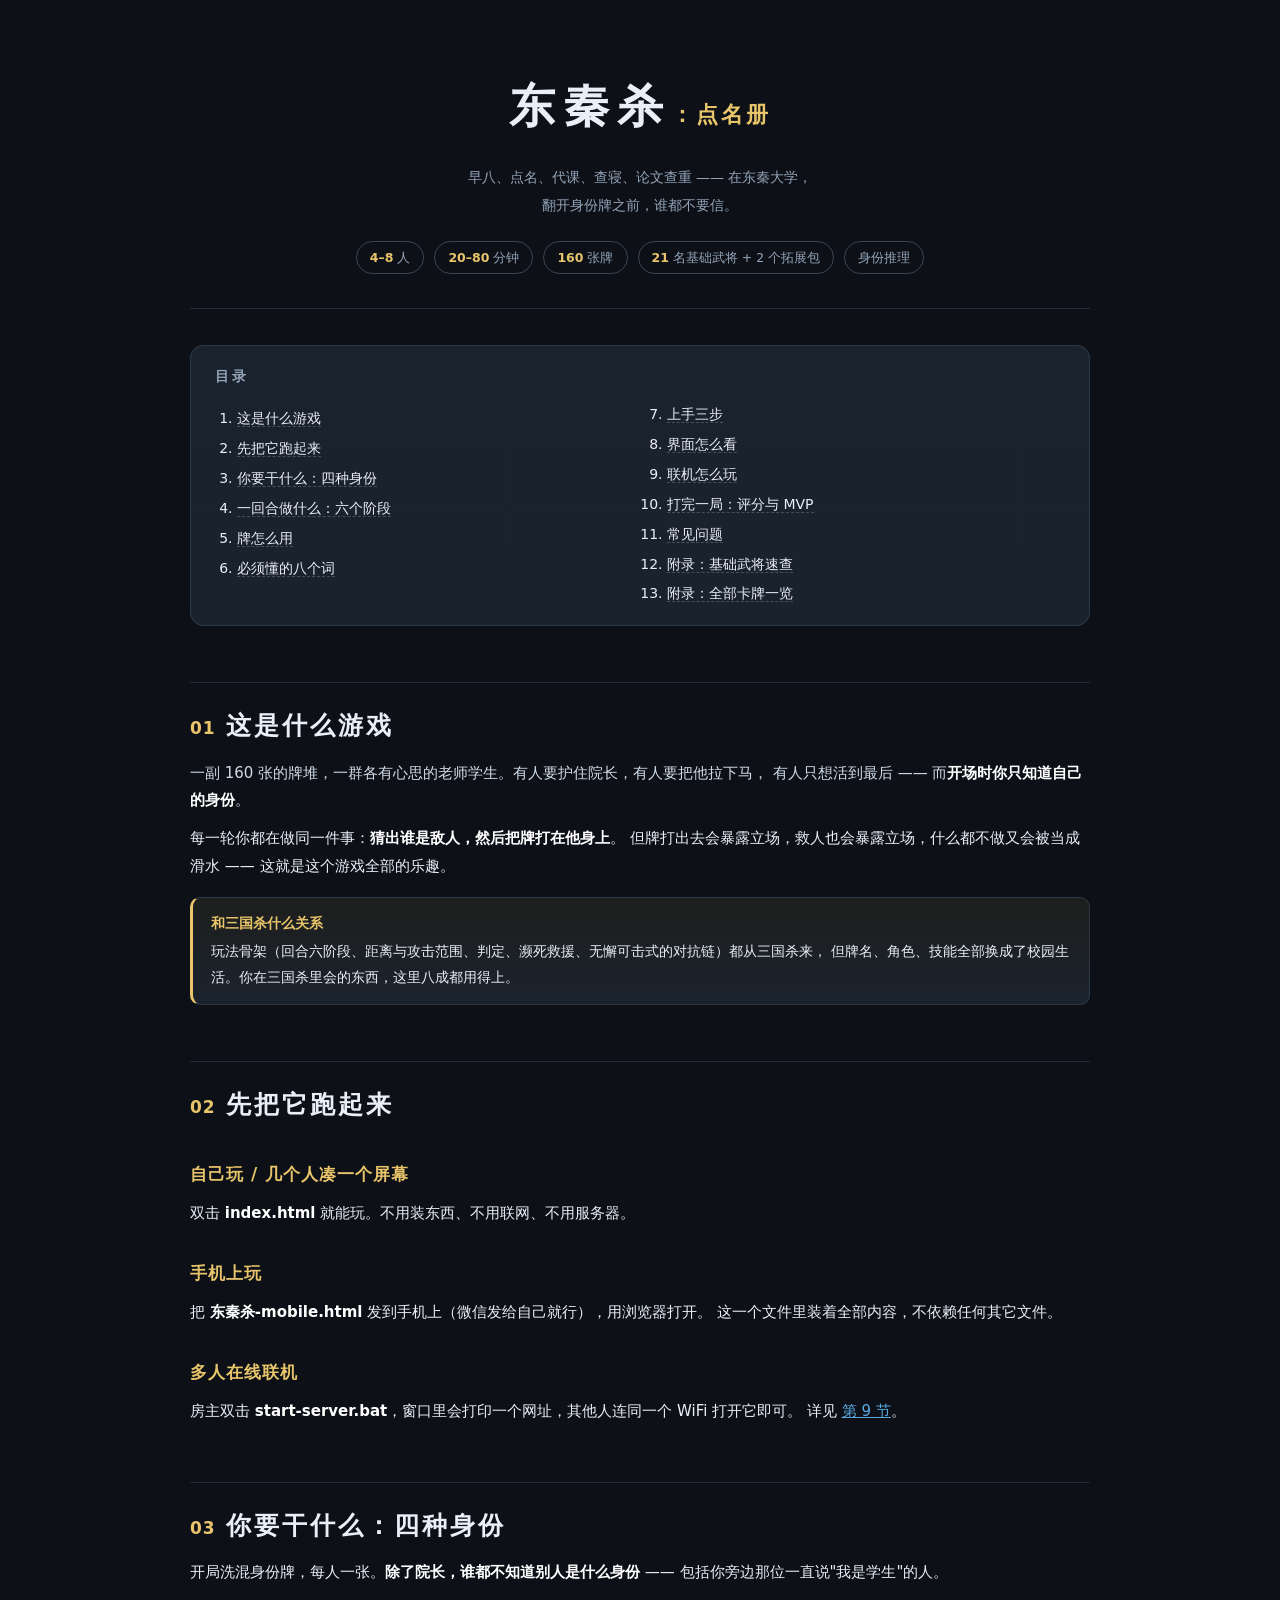
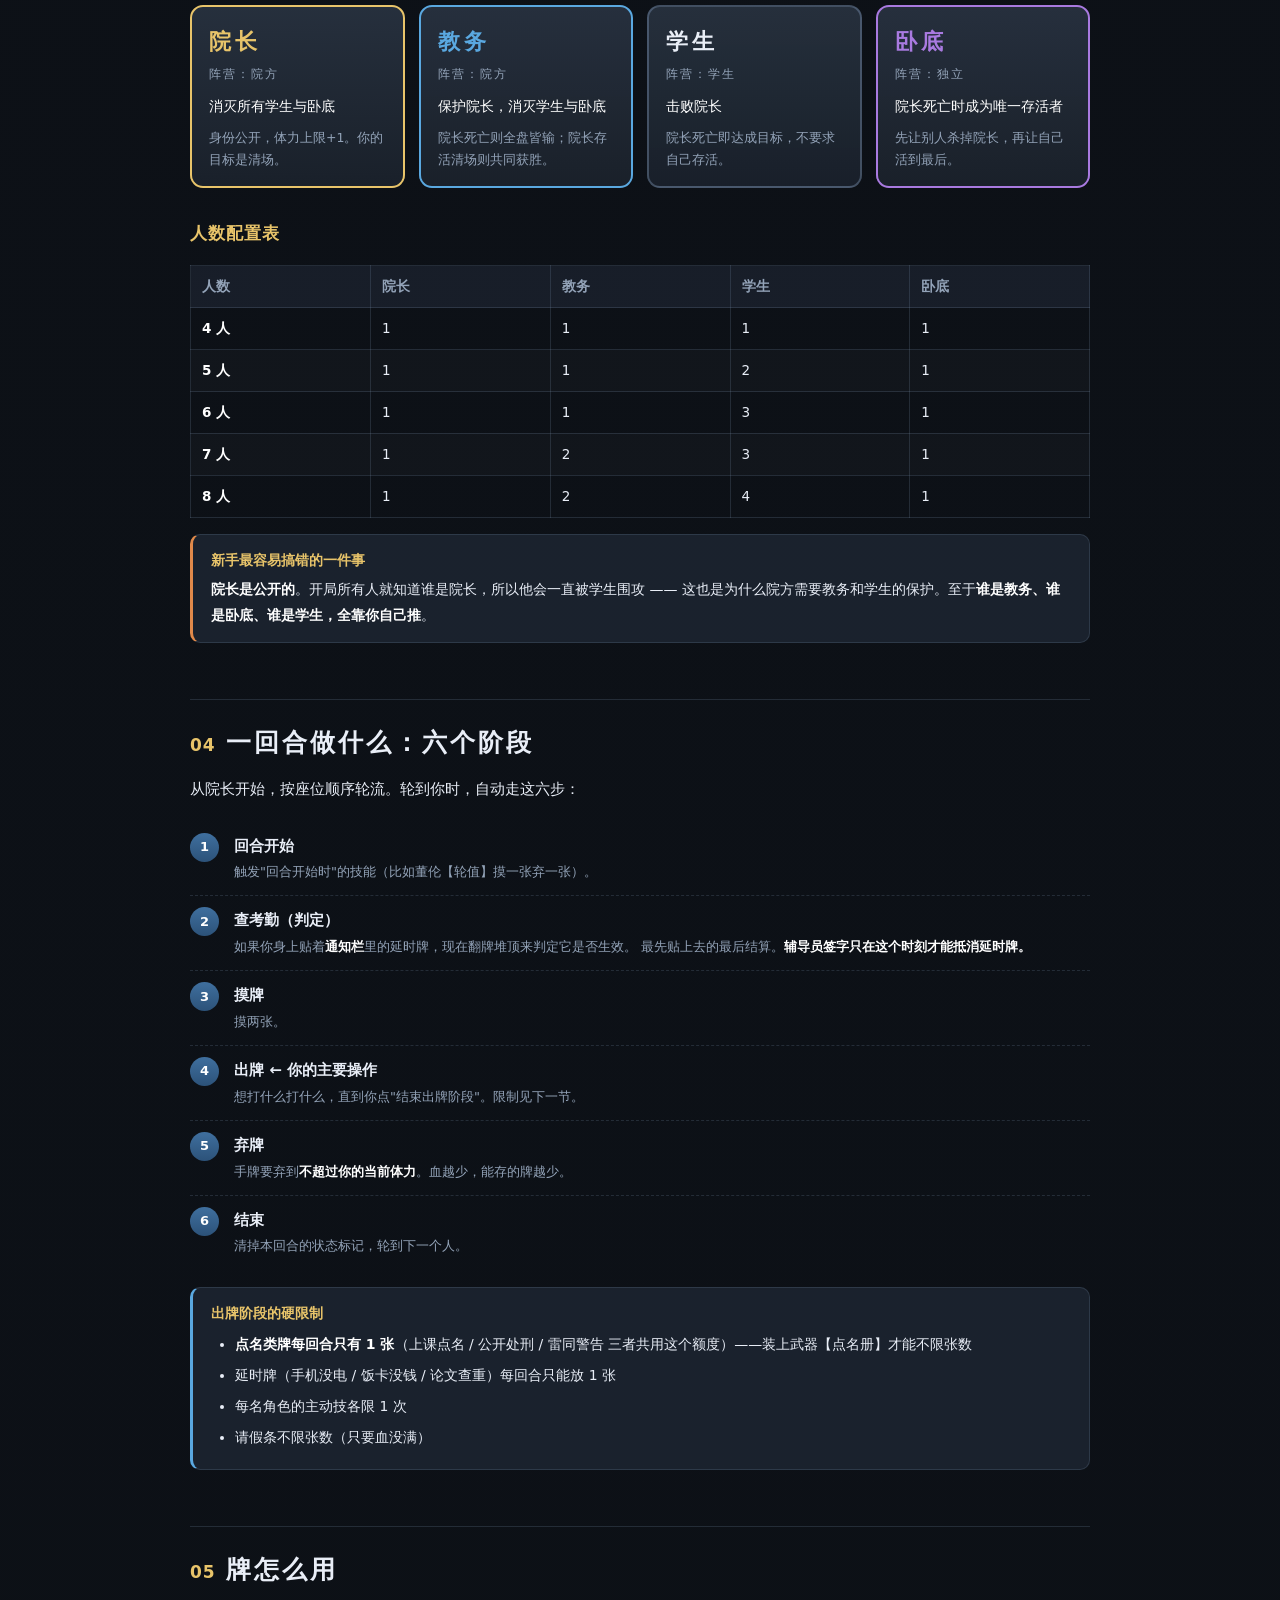
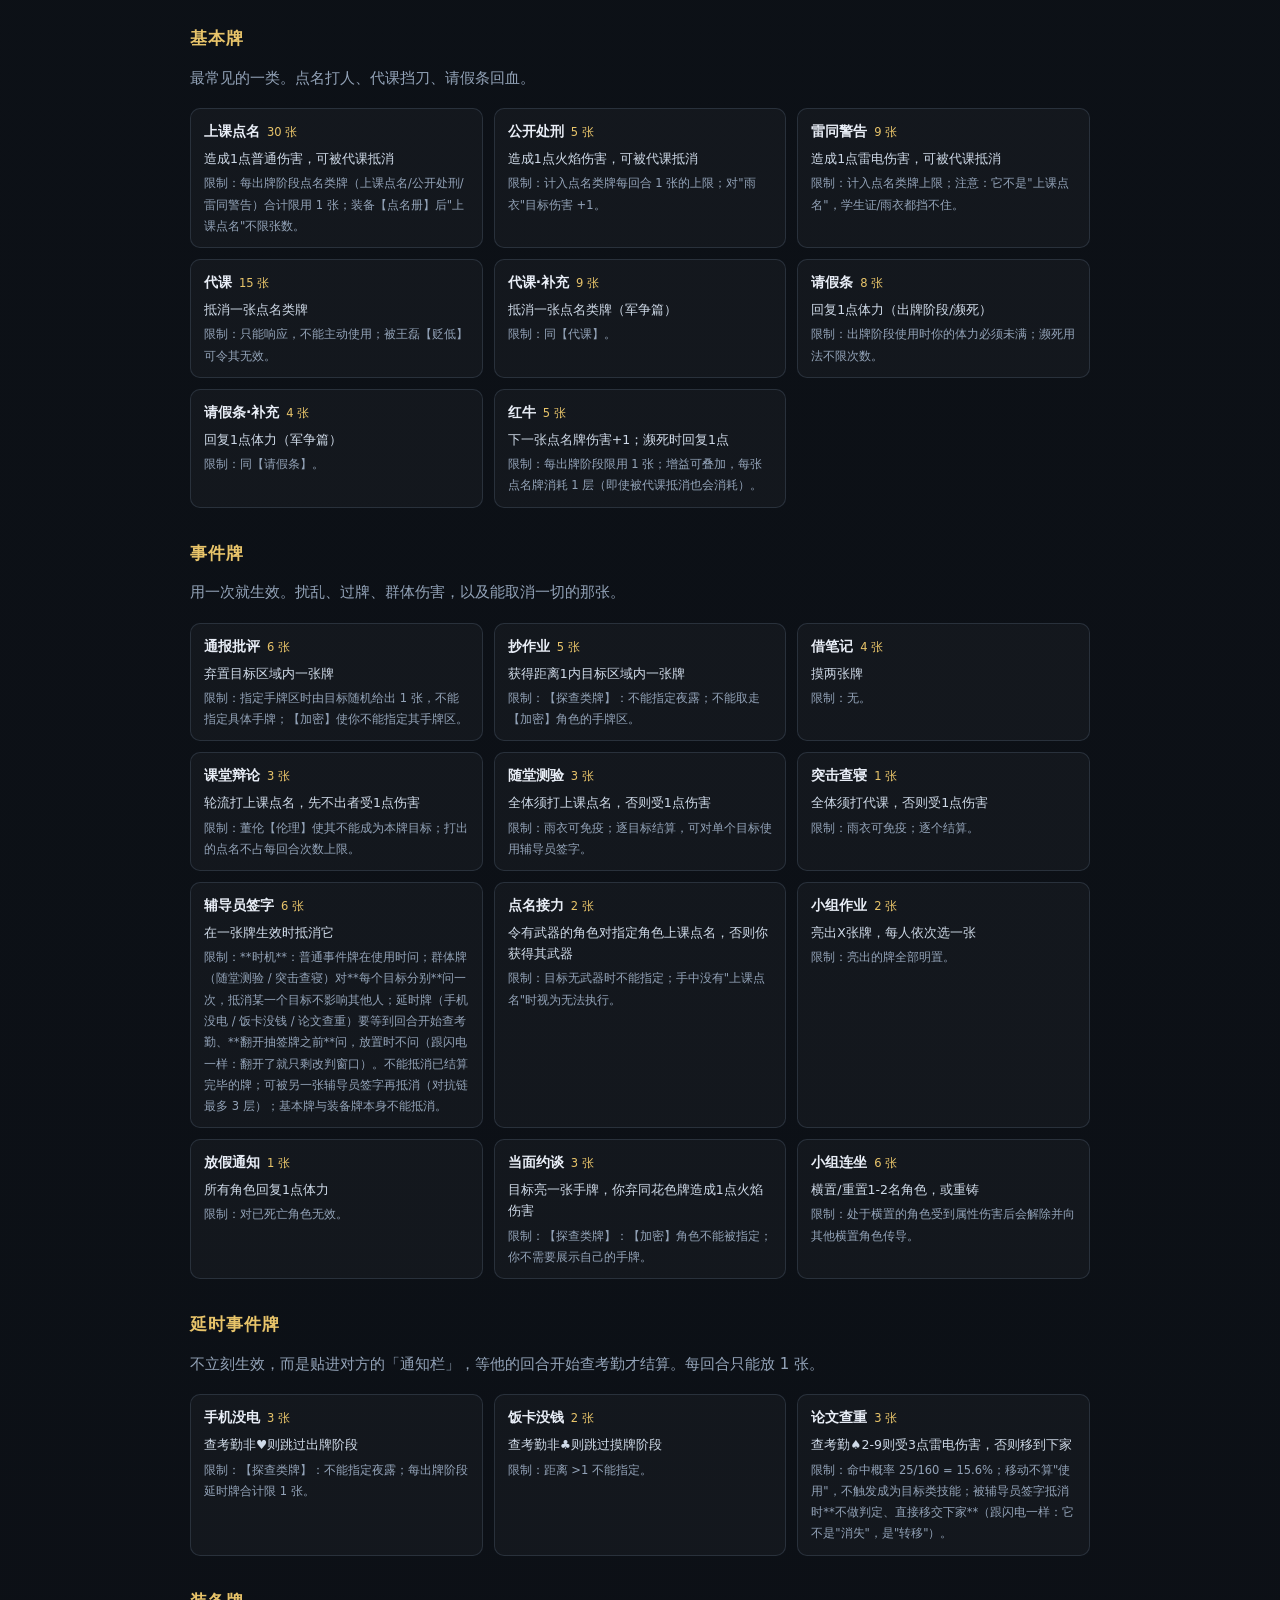
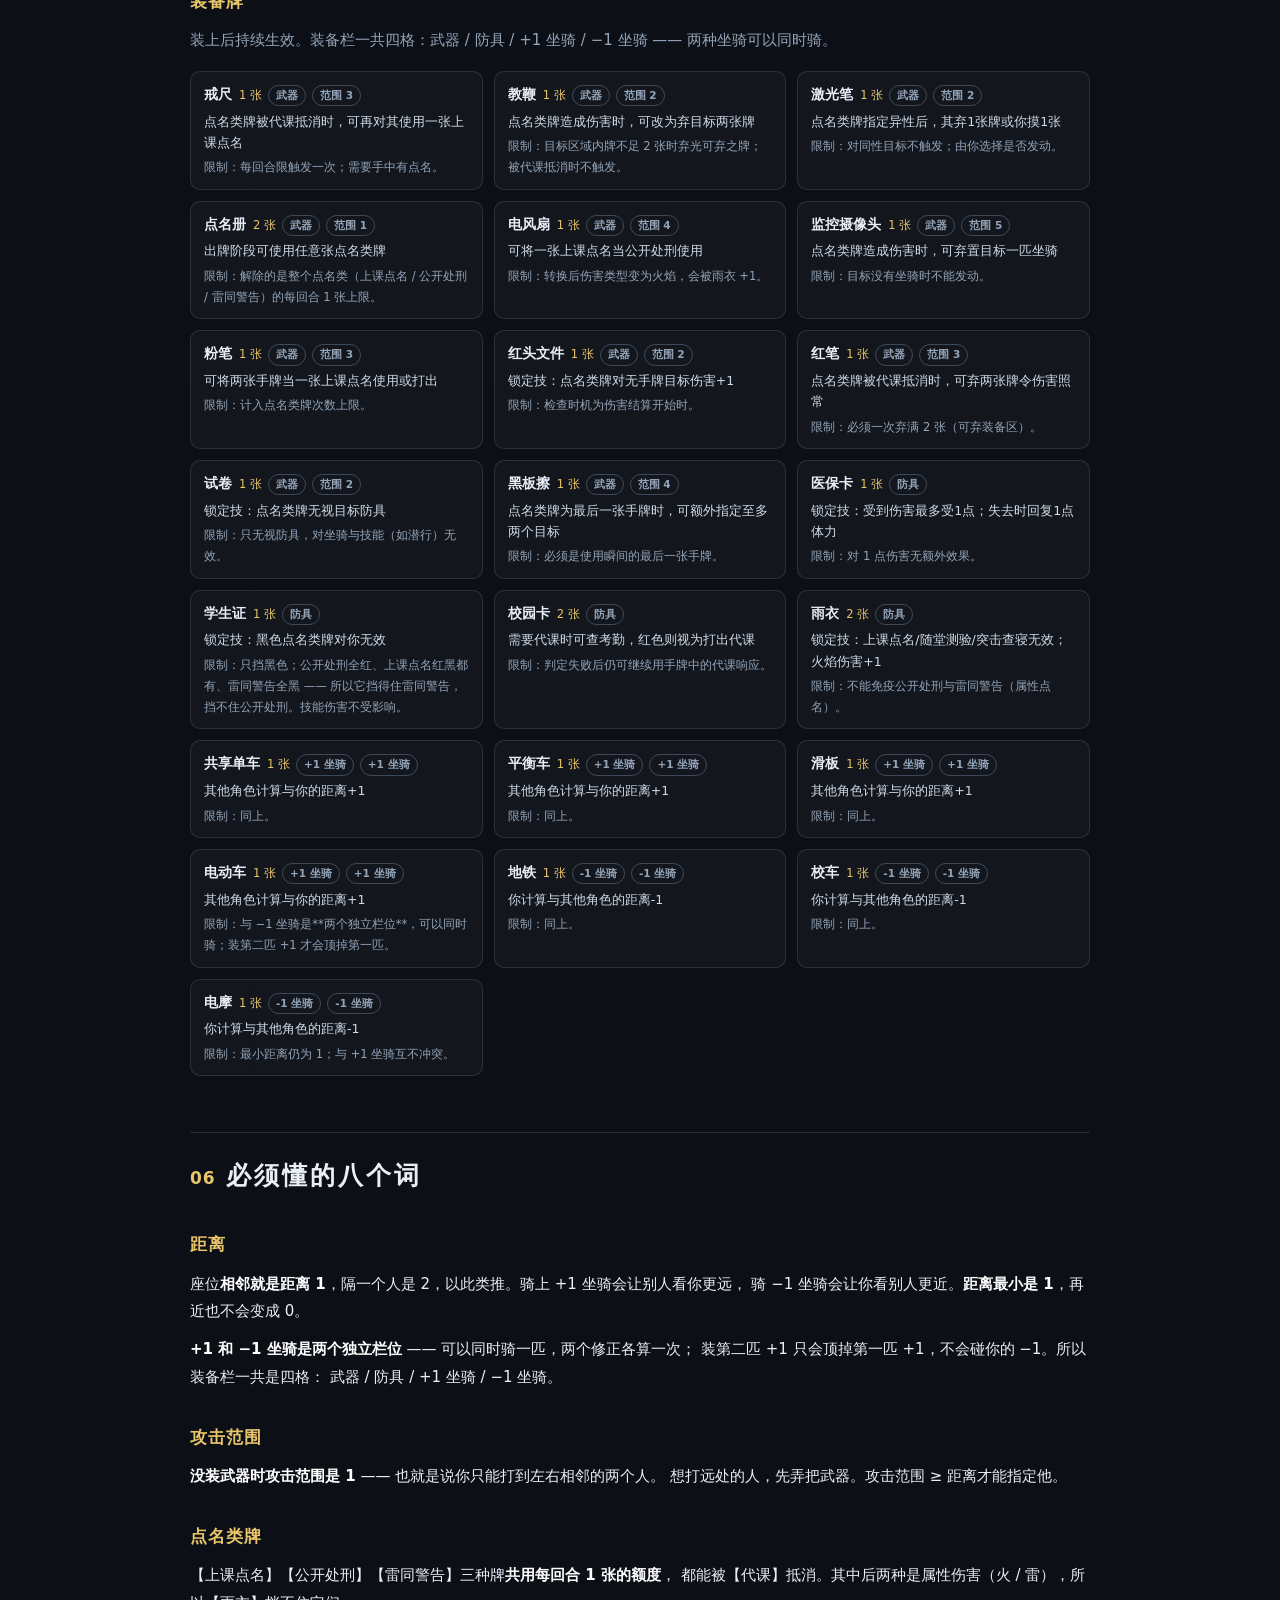
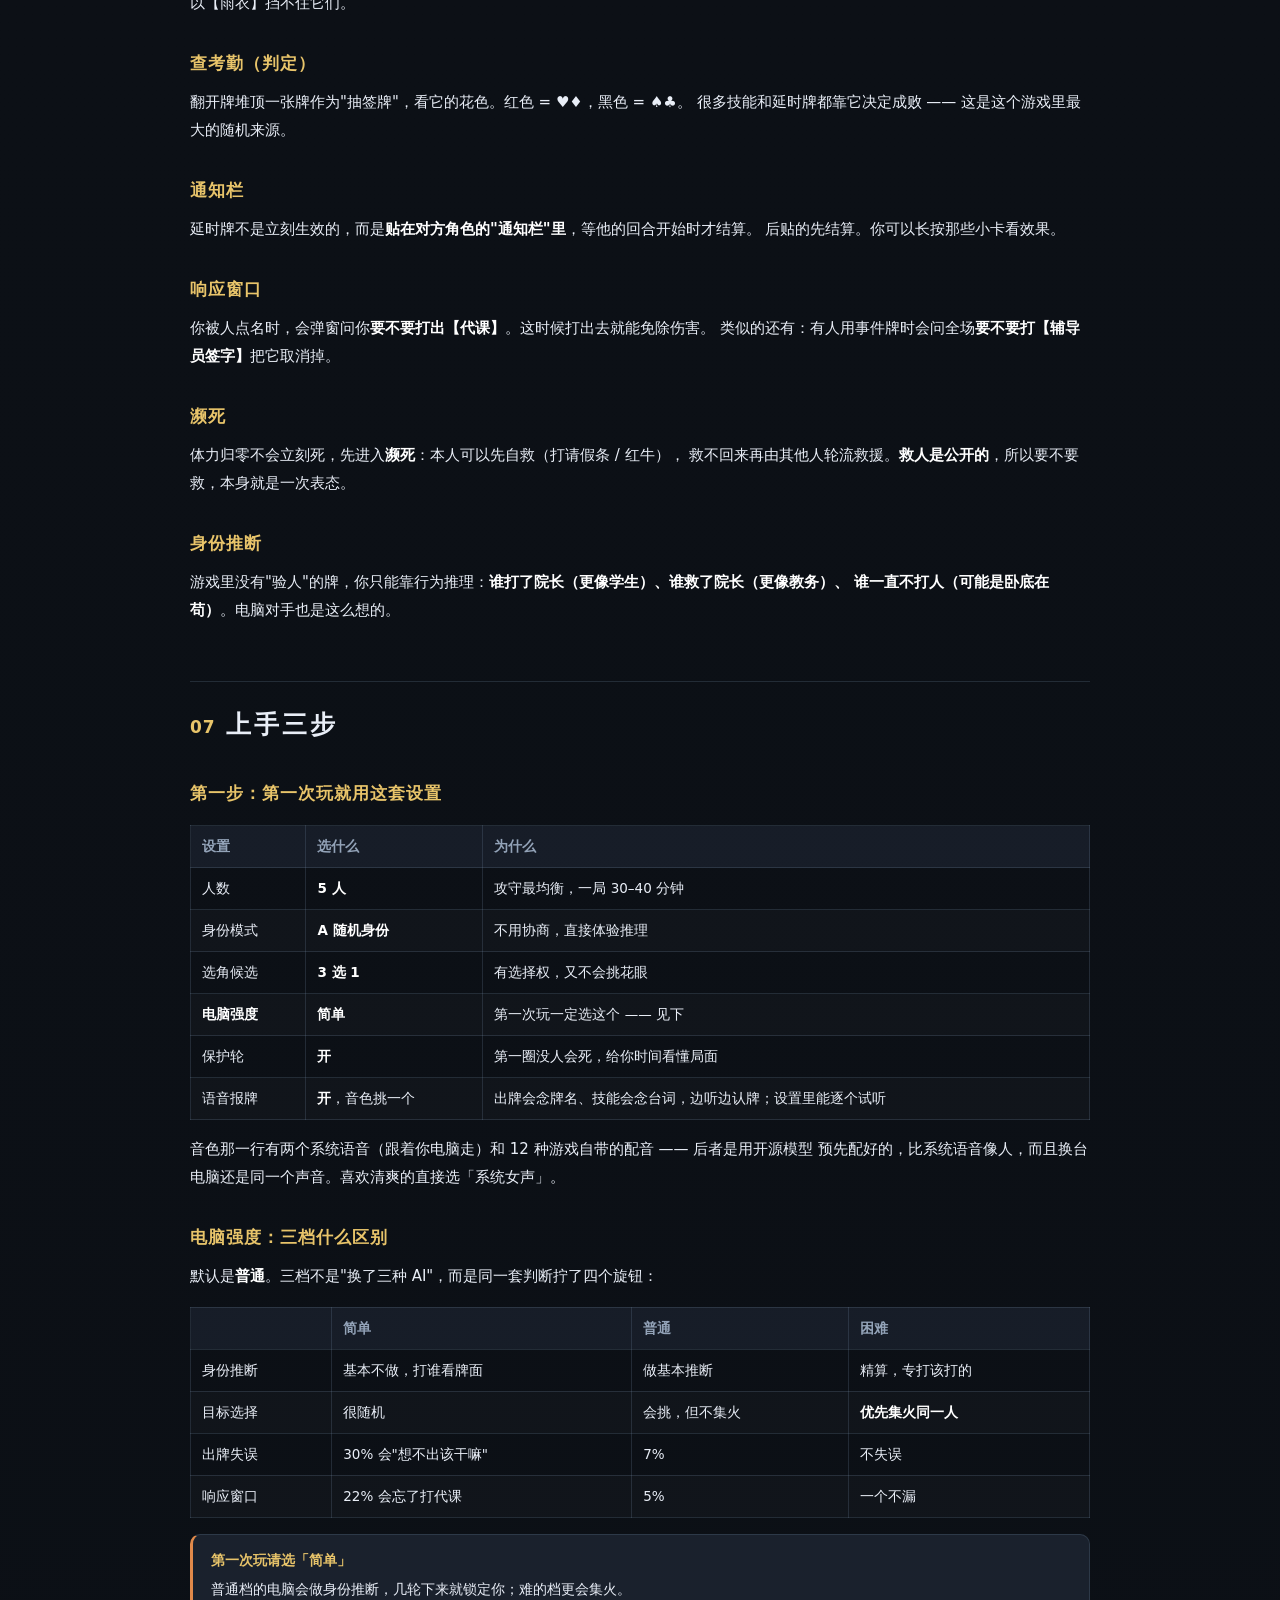
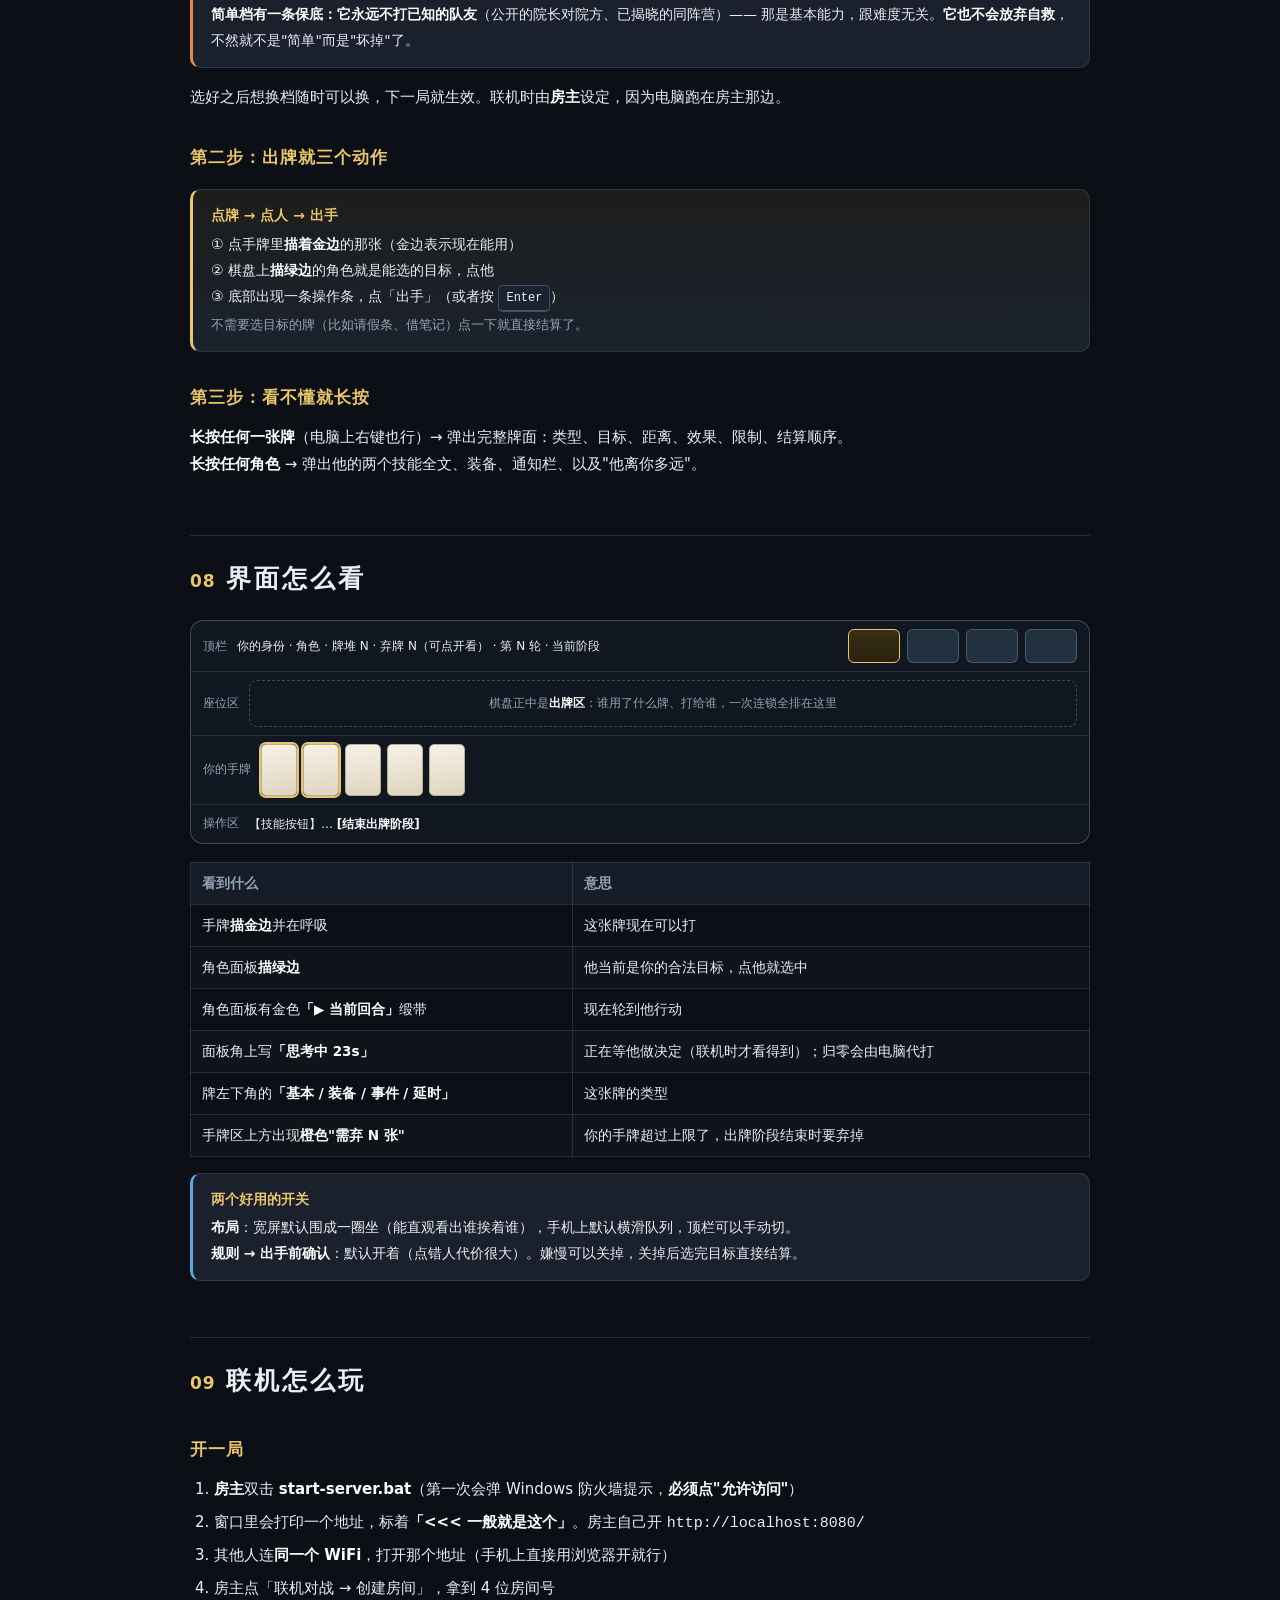
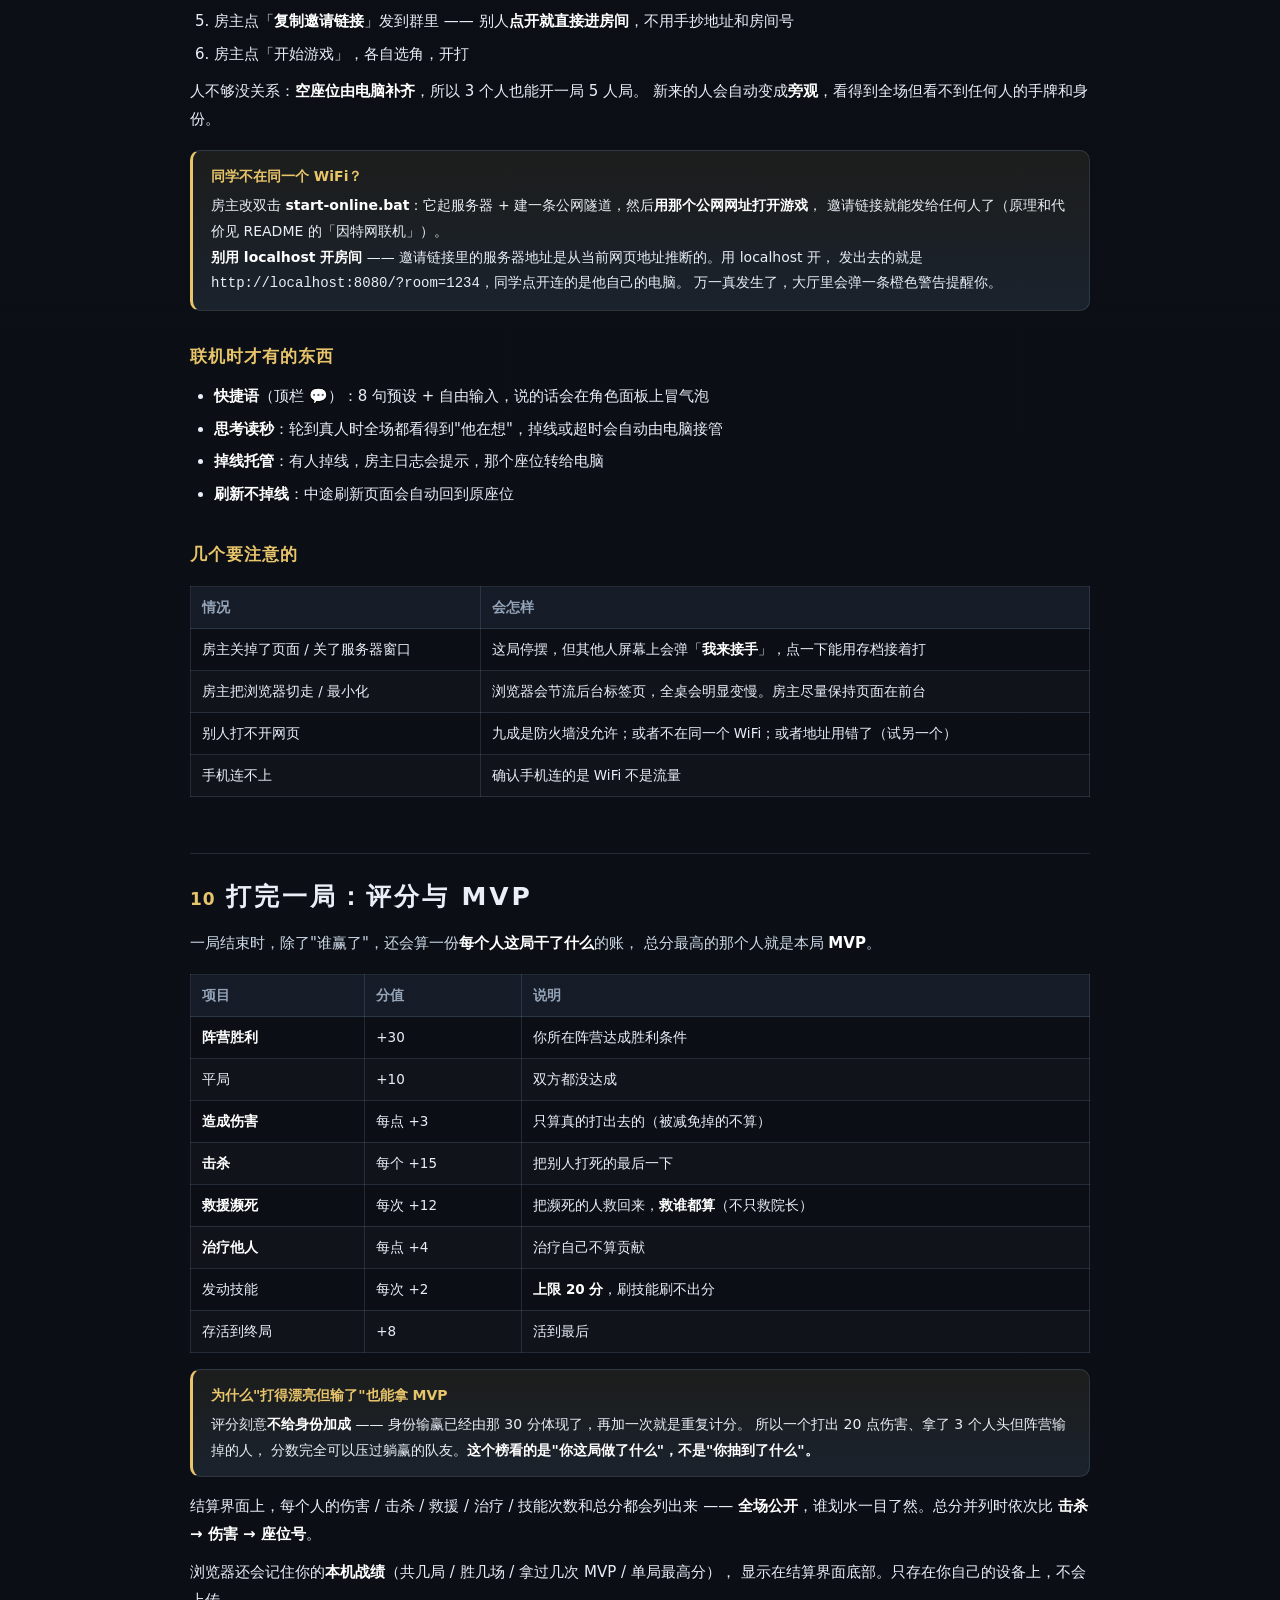
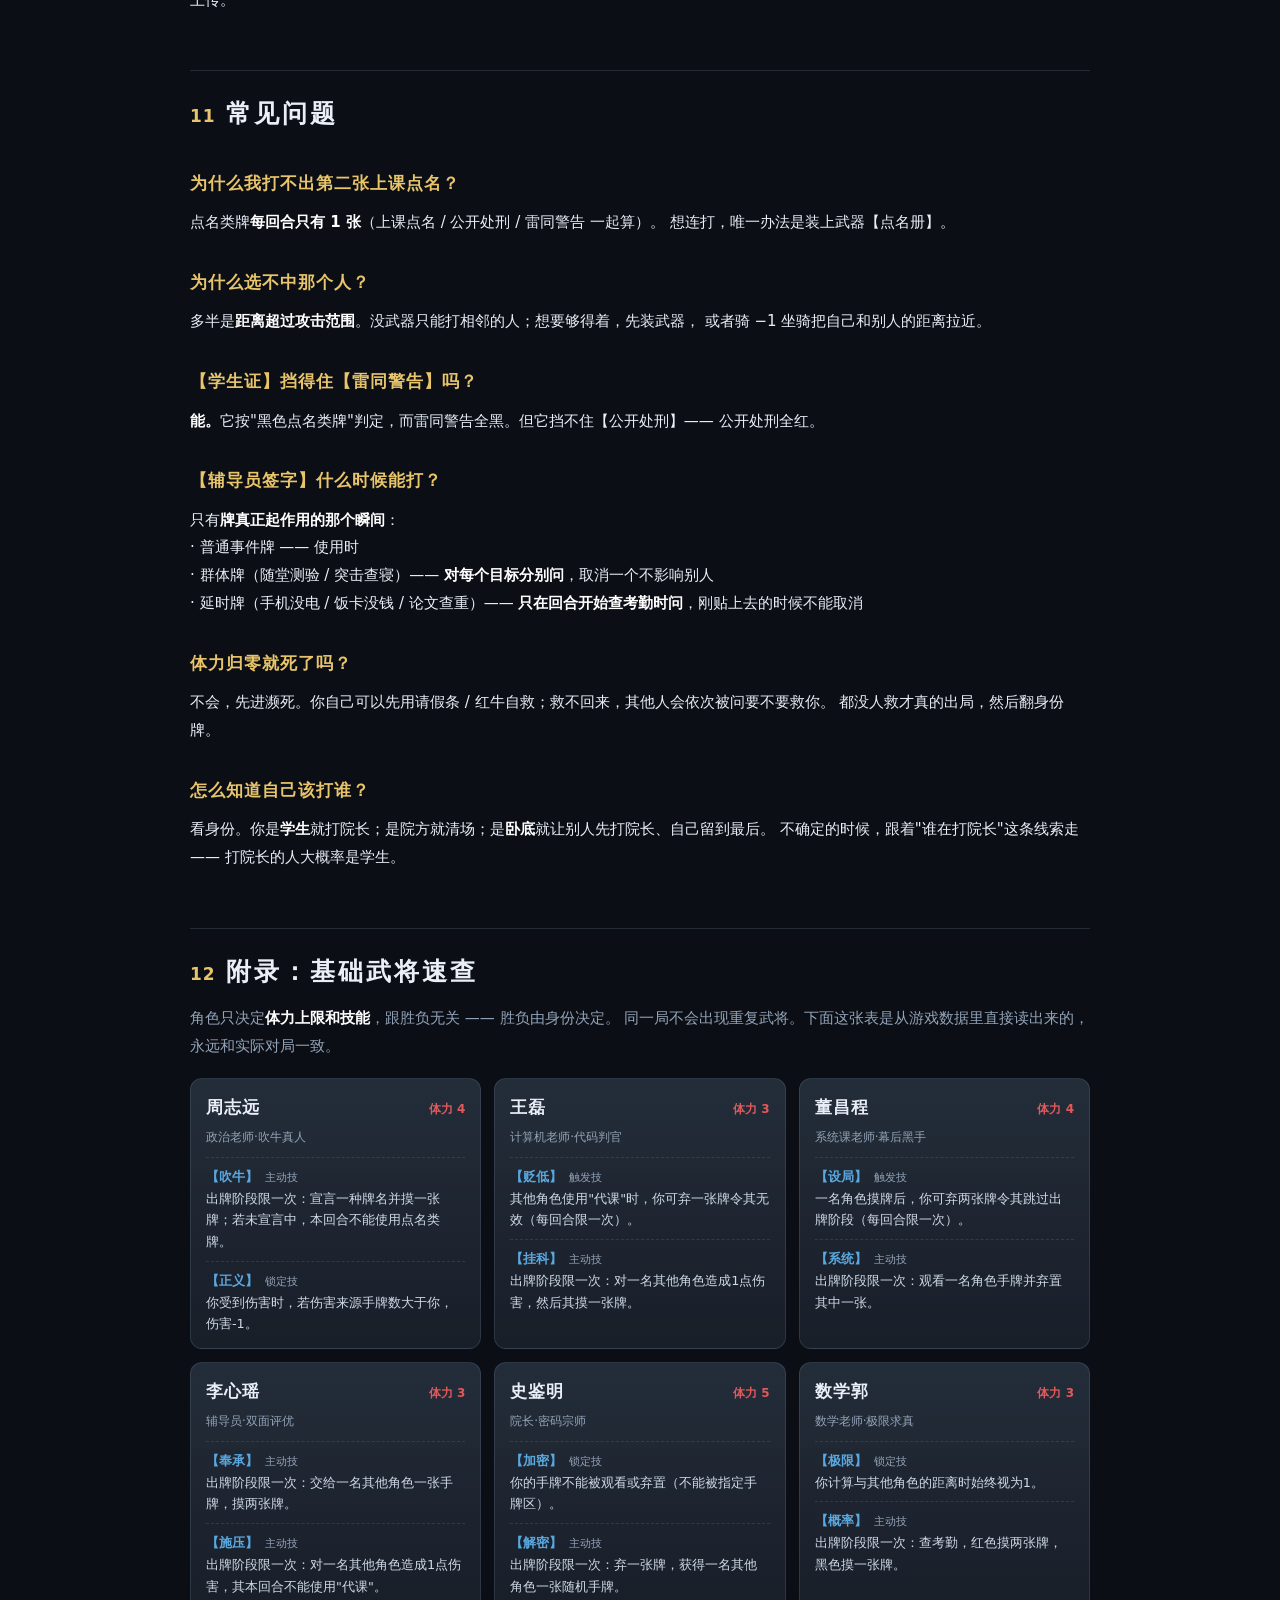
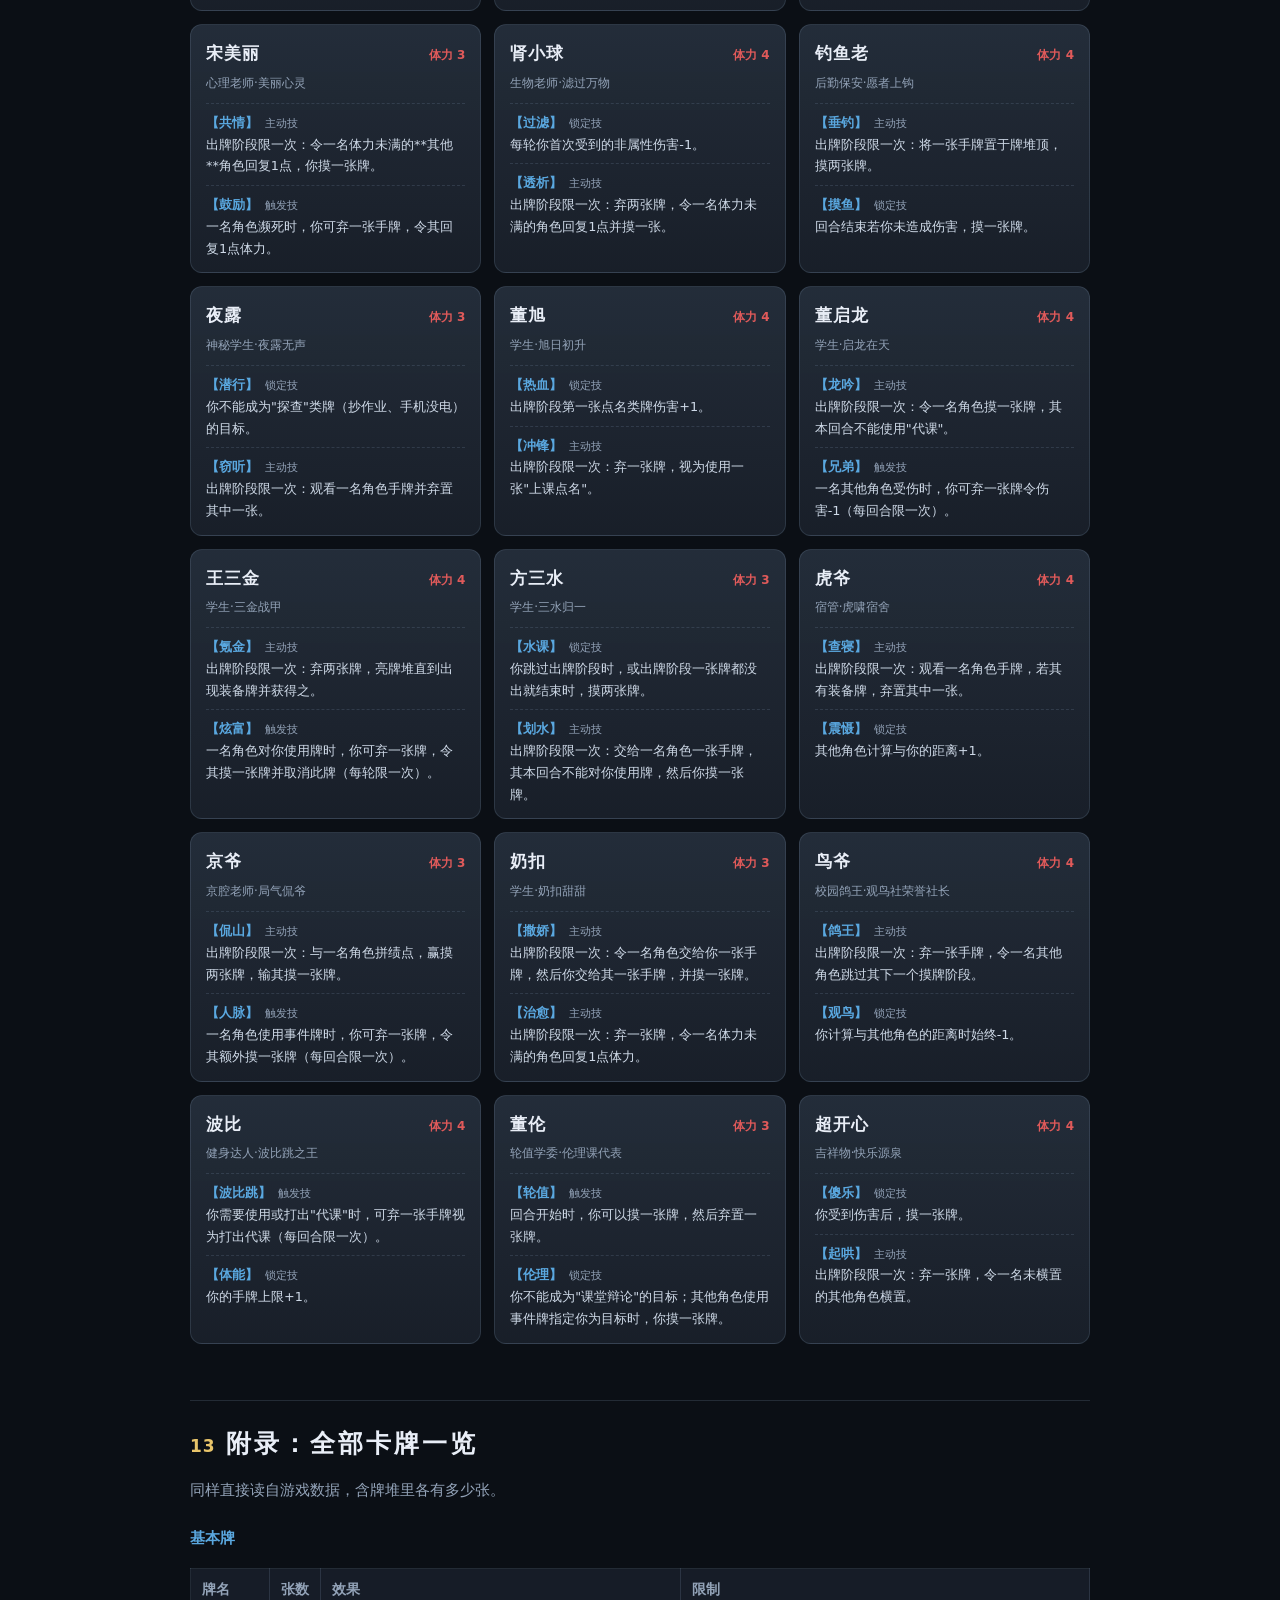
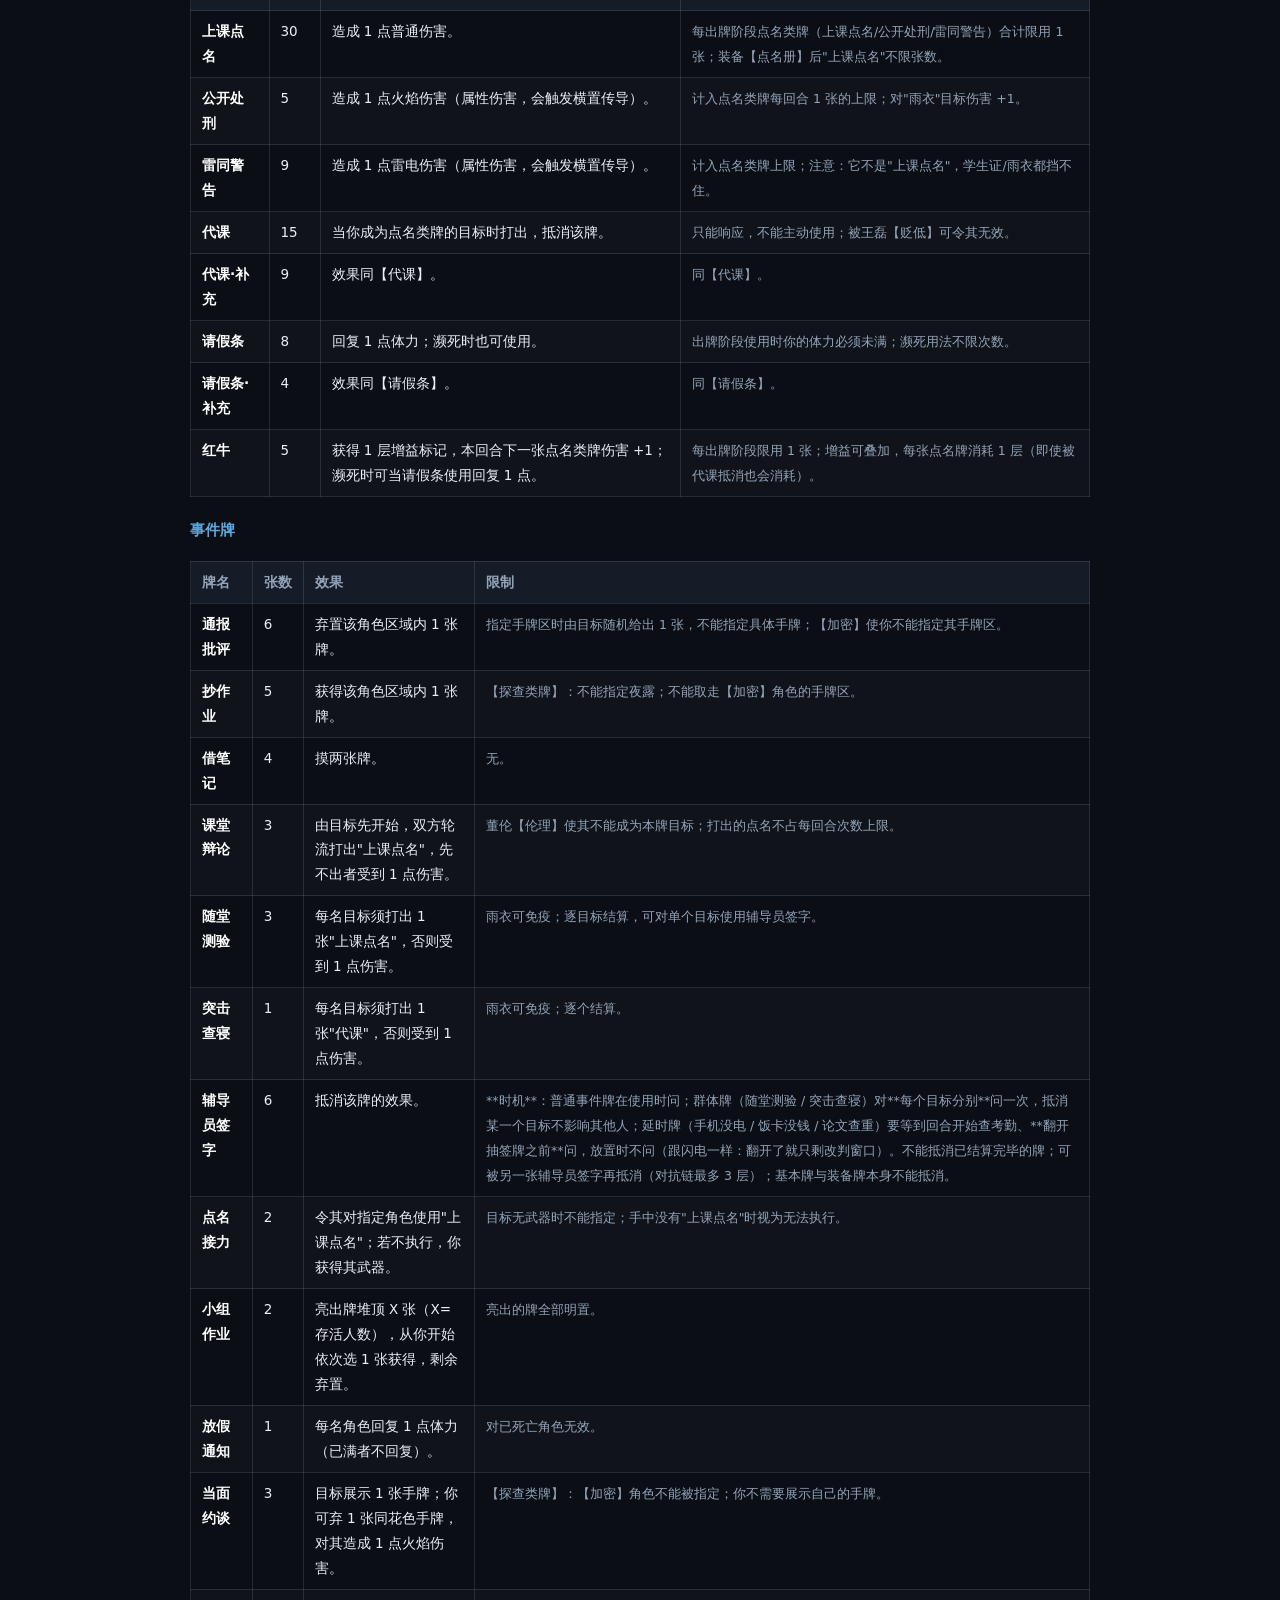
<file: 东秦杀-教程.html>
<!DOCTYPE html>
<html lang="zh-CN">
<head>
<meta charset="UTF-8">
<meta name="viewport" content="width=device-width, initial-scale=1.0, viewport-fit=cover">
<title>东秦杀：点名册 · 新手指南</title>
<style>
:root{
  --bg:#0d1117; --panel:rgba(30,39,51,.82); --panel2:#26313f;
  --line:rgba(120,140,170,.22); --line2:rgba(140,165,200,.35);
  --text:#e9eef7; --dim:#93a3b8; --gold:#e8c46a;
  --red:#e05a5a; --blue:#5aa8e0; --green:#5ac47e; --purple:#a97ae0; --orange:#e0894a;
}
*{box-sizing:border-box;}
html{scroll-behavior:smooth;}
body{
  margin:0;background:
    radial-gradient(1100px 620px at 50% -12%, #1d2a3a 0%, transparent 60%),
    linear-gradient(180deg,#0d1117,#0b0f15 70%);
  color:var(--text); font-family:"PingFang SC","Microsoft YaHei","Hiragino Sans GB",system-ui,sans-serif;
  font-size:15px; line-height:1.85; -webkit-font-smoothing:antialiased;
}
.wrap{max-width:940px;margin:0 auto;padding:0 20px 100px;}

/* ---- 封面 ---- */
.hero{padding:64px 0 34px;text-align:center;border-bottom:1px solid var(--line);margin-bottom:36px;}
.hero h1{font-size:46px;letter-spacing:8px;margin:0 0 6px;font-weight:900;}
.hero h1 span{font-size:22px;color:var(--gold);letter-spacing:3px;font-weight:600;}
.hero .slogan{color:var(--dim);font-size:14px;margin:14px auto 0;max-width:640px;line-height:2;}
.hero .meta{margin-top:22px;display:flex;gap:10px;justify-content:center;flex-wrap:wrap;}
.chip{font-size:12.5px;padding:4px 13px;border-radius:20px;border:1px solid var(--line2);color:var(--dim);}
.chip b{color:var(--gold);}

/* ---- 目录 ---- */
.toc{background:var(--panel);border:1px solid var(--line);border-radius:14px;padding:18px 24px;margin-bottom:40px;}
.toc h3{margin:0 0 12px;font-size:14px;color:var(--dim);letter-spacing:3px;font-weight:600;}
.toc ol{margin:0;padding-left:22px;columns:2;column-gap:32px;}
.toc li{margin:4px 0;font-size:14px;}
.toc a{color:var(--text);text-decoration:none;border-bottom:1px dashed var(--line2);}
.toc a:hover{color:var(--gold);border-bottom-color:var(--gold);}

h2{font-size:25px;letter-spacing:3px;margin:56px 0 6px;padding-top:20px;border-top:1px solid var(--line);font-weight:800;}
h2 .n{color:var(--gold);font-size:17px;margin-right:10px;letter-spacing:1px;}
h3{font-size:17px;margin:30px 0 10px;color:var(--gold);font-weight:700;letter-spacing:1px;}
h4{font-size:15px;margin:20px 0 8px;color:var(--blue);}
p{margin:10px 0;}
.lead{color:#cfdae8;}
.dim{color:var(--dim);}
small{color:var(--dim);font-size:12.5px;}
b,strong{color:#fff;}
a{color:var(--blue);}

ul,ol{padding-left:24px;margin:10px 0;}
li{margin:5px 0;}

.box{background:var(--panel);border:1px solid var(--line);border-left:3px solid var(--blue);
  border-radius:10px;padding:13px 18px;margin:16px 0;font-size:14px;}
.box.warn{border-left-color:var(--orange);}
.box.key{border-left-color:var(--gold);background:linear-gradient(180deg,rgba(232,196,106,.08),rgba(30,39,51,.82));}
.box.danger{border-left-color:var(--red);}
.box .t{font-weight:700;color:var(--gold);display:block;margin-bottom:3px;}

table{width:100%;border-collapse:collapse;margin:16px 0;font-size:13.5px;}
th,td{border:1px solid var(--line);padding:8px 11px;text-align:left;vertical-align:top;}
th{background:rgba(120,150,190,.1);color:var(--dim);font-weight:600;white-space:nowrap;}
tbody tr:nth-child(even){background:rgba(255,255,255,.02);}

.kbd{display:inline-block;padding:1px 7px;border-radius:5px;font-size:12px;
  background:#1b2330;border:1px solid var(--line2);border-bottom-width:2px;font-family:ui-monospace,Consolas,monospace;}

/* ---- 身份卡 ---- */
.ids{display:grid;grid-template-columns:repeat(auto-fit,minmax(212px,1fr));gap:14px;margin:18px 0;}
.id-card{border-radius:13px;padding:15px 17px;background:linear-gradient(180deg,rgba(40,50,64,.92),rgba(26,33,43,.95));
  border:2px solid var(--line2);}
.id-card.dean{border-color:var(--gold);}
.id-card.staff{border-color:var(--blue);}
.id-card.student{border-color:var(--line2);}
.id-card.mole{border-color:var(--purple);}
.id-card .who{font-size:22px;font-weight:900;letter-spacing:4px;}
.id-card.dean .who{color:var(--gold);} .id-card.staff .who{color:var(--blue);}
.id-card.mole .who{color:var(--purple);}
.id-card .fac{font-size:12px;color:var(--dim);letter-spacing:2px;margin-bottom:9px;}
.id-card .win{font-size:13.5px;color:#fff;}
.id-card .desc{font-size:12.5px;color:var(--dim);margin-top:8px;line-height:1.75;}

/* ---- 阶段 ---- */
.phases{counter-reset:ph;margin:18px 0;}
.phase{display:flex;gap:15px;padding:11px 0;border-bottom:1px dashed var(--line);}
.phase:last-child{border-bottom:none;}
.phase .num{counter-increment:ph;flex:none;width:29px;height:29px;border-radius:50%;
  display:flex;align-items:center;justify-content:center;font-size:13px;font-weight:800;
  background:linear-gradient(180deg,#3f6f9e,#2c5279);color:#fff;}
.phase .num::before{content:counter(ph);}
.phase .b{flex:1;min-width:0;}
.phase .nm{font-weight:700;font-size:15px;}
.phase .d{font-size:13px;color:var(--dim);}

/* ---- 武将 ---- */
.chars{display:grid;grid-template-columns:repeat(auto-fill,minmax(288px,1fr));gap:13px;margin:18px 0;}
.ch{background:linear-gradient(180deg,rgba(40,50,64,.85),rgba(26,33,43,.9));
  border:1px solid var(--line);border-radius:12px;padding:13px 15px;}
.ch .hd{display:flex;align-items:baseline;gap:9px;margin-bottom:2px;}
.ch .nm{font-size:17px;font-weight:800;letter-spacing:1px;}
.ch .hp{font-size:12px;color:var(--red);font-weight:700;margin-left:auto;white-space:nowrap;}
.ch .ti{font-size:12px;color:var(--dim);margin-bottom:9px;}
.ch .sk{font-size:12.8px;line-height:1.7;margin-top:8px;padding-top:8px;border-top:1px dashed var(--line);}
.ch .sk .sn{font-weight:700;color:var(--blue);}
.ch .sk .st{font-size:11px;color:var(--dim);margin-left:7px;}
.ch .sk .sx{color:#cfdae8;}

/* ---- 卡牌 ---- */
.cards{display:grid;grid-template-columns:repeat(auto-fill,minmax(258px,1fr));gap:11px;margin:16px 0;}
.cd{background:rgba(255,255,255,.03);border:1px solid var(--line);border-radius:10px;padding:10px 13px;}
.cd .cn{font-weight:700;font-size:14px;}
.cd .cc{font-size:11.5px;color:var(--gold);margin-left:7px;font-weight:400;}
.cd .cd2{font-size:12.5px;color:#cfdae8;line-height:1.7;margin-top:3px;}
.cd .cp{font-size:11.5px;color:var(--dim);margin-top:4px;}
.cd .tag{display:inline-block;font-size:10.5px;padding:0 7px;border-radius:20px;
  border:1px solid var(--line2);color:var(--dim);margin-left:6px;}

/* ---- 界面示意 ---- */
.mock{border:1px solid var(--line2);border-radius:13px;overflow:hidden;margin:18px 0;font-size:12px;background:#101720;}
.mock .row{padding:8px 12px;border-bottom:1px solid var(--line);display:flex;gap:10px;align-items:center;flex-wrap:wrap;}
.mock .row:last-child{border-bottom:none;}
.mock .lbl{color:var(--dim);font-size:11.5px;}
.seat{margin-left:auto;display:flex;gap:7px;}
.seat i{width:52px;height:34px;border-radius:6px;background:#22303f;border:1px solid var(--line2);display:block;}
.seat i.me{background:linear-gradient(180deg,#3a2f14,#2a2210);border-color:var(--gold);}
.mhand{display:flex;gap:6px;}
.mhand i{width:36px;height:52px;border-radius:5px;background:linear-gradient(170deg,#f7f2e6,#ded4bf);display:block;border:1px solid #b9ae97;}
.mhand i.hi{box-shadow:0 0 0 2px var(--gold);}
.mcenter{flex:1;text-align:center;color:var(--dim);padding:11px 0;border:1px dashed var(--line2);border-radius:8px;}

.foot{margin-top:70px;padding-top:22px;border-top:1px solid var(--line);
  text-align:center;color:var(--dim);font-size:12.5px;line-height:2;}

@media (max-width:680px){
  .hero{padding:38px 0 24px;}
  .hero h1{font-size:31px;letter-spacing:5px;}
  .hero h1 span{font-size:16px;}
  .toc ol{columns:1;}
  h2{font-size:20px;}
  .wrap{padding:0 14px 70px;}
  body{font-size:14px;}
  .chars,.cards,.ids{grid-template-columns:1fr;}
  table{font-size:12.5px;}
  th,td{padding:6px 8px;}
}
</style>
</head>
<body>
<div class="wrap">

<div class="hero">
  <h1>东秦杀<span>：点名册</span></h1>
  <p class="slogan">早八、点名、代课、查寝、论文查重 —— 在东秦大学，<br>翻开身份牌之前，谁都不要信。</p>
  <div class="meta">
    <span class="chip"><b>4–8</b> 人</span>
    <span class="chip"><b>20–80</b> 分钟</span>
    <span class="chip"><b>160</b> 张牌</span>
    <span class="chip"><b>21</b> 名基础武将 + 2 个拓展包</span>
    <span class="chip">身份推理</span>
  </div>
</div>

<div class="toc">
  <h3>目录</h3>
  <ol>
    <li><a href="#what">这是什么游戏</a></li>
    <li><a href="#run">先把它跑起来</a></li>
    <li><a href="#identity">你要干什么：四种身份</a></li>
    <li><a href="#turn">一回合做什么：六个阶段</a></li>
    <li><a href="#cards">牌怎么用</a></li>
    <li><a href="#words">必须懂的八个词</a></li>
    <li><a href="#start">上手三步</a></li>
    <li><a href="#ui">界面怎么看</a></li>
    <li><a href="#online">联机怎么玩</a></li>
    <li><a href="#score">打完一局：评分与 MVP</a></li>
    <li><a href="#faq">常见问题</a></li>
    <li><a href="#chars">附录：基础武将速查</a></li>
    <li><a href="#cardlist">附录：全部卡牌一览</a></li>
  </ol>
</div>

<!-- ============================================================ -->
<h2 id="what"><span class="n">01</span>这是什么游戏</h2>

<p class="lead">一副 160 张的牌堆，一群各有心思的老师学生。有人要护住院长，有人要把他拉下马，
有人只想活到最后 —— 而<b>开场时你只知道自己的身份</b>。</p>

<p>每一轮你都在做同一件事：<b>猜出谁是敌人，然后把牌打在他身上</b>。
但牌打出去会暴露立场，救人也会暴露立场，什么都不做又会被当成滑水 ——
这就是这个游戏全部的乐趣。</p>

<div class="box key">
  <span class="t">和三国杀什么关系</span>
  玩法骨架（回合六阶段、距离与攻击范围、判定、濒死救援、无懈可击式的对抗链）都从三国杀来，
  但牌名、角色、技能全部换成了校园生活。你在三国杀里会的东西，这里八成都用得上。
</div>

<!-- ============================================================ -->
<h2 id="run"><span id="newline"></span><span class="n">02</span>先把它跑起来</h2>

<h3>自己玩 / 几个人凑一个屏幕</h3>
<p>双击 <b>index.html</b> 就能玩。不用装东西、不用联网、不用服务器。</p>

<h3>手机上玩</h3>
<p>把 <b>东秦杀-mobile.html</b> 发到手机上（微信发给自己就行），用浏览器打开。
这一个文件里装着全部内容，不依赖任何其它文件。</p>

<h3>多人在线联机</h3>
<p>房主双击 <b>start-server.bat</b>，窗口里会打印一个网址，其他人连同一个 WiFi 打开它即可。
详见 <a href="#online">第 9 节</a>。</p>

<!-- ============================================================ -->
<h2 id="identity"><span class="n">03</span>你要干什么：四种身份</h2>

<p>开局洗混身份牌，每人一张。<b>除了院长，谁都不知道别人是什么身份</b> ——
包括你旁边那位一直说"我是学生"的人。</p>

<div class="ids" id="id-grid"></div>

<h3>人数配置表</h3>
<table id="id-config"><thead><tr><th>人数</th><th>院长</th><th>教务</th><th>学生</th><th>卧底</th></tr></thead><tbody></tbody></table>

<div class="box warn">
  <span class="t">新手最容易搞错的一件事</span>
  <b>院长是公开的</b>。开局所有人就知道谁是院长，所以他会一直被学生围攻 ——
  这也是为什么院方需要教务和学生的保护。至于<b>谁是教务、谁是卧底、谁是学生，全靠你自己推</b>。
</div>

<!-- ============================================================ -->
<h2 id="turn"><span class="n">04</span>一回合做什么：六个阶段</h2>

<p>从院长开始，按座位顺序轮流。轮到你时，自动走这六步：</p>

<div class="phases">
  <div class="phase"><div class="num"></div><div class="b">
    <div class="nm">回合开始</div>
    <div class="d">触发"回合开始时"的技能（比如董伦【轮值】摸一张弃一张）。</div></div></div>
  <div class="phase"><div class="num"></div><div class="b">
    <div class="nm">查考勤（判定）</div>
    <div class="d">如果你身上贴着<b>通知栏</b>里的延时牌，现在翻牌堆顶来判定它是否生效。
      最先贴上去的最后结算。<b>辅导员签字只在这个时刻才能抵消延时牌。</b></div></div></div>
  <div class="phase"><div class="num"></div><div class="b">
    <div class="nm">摸牌</div>
    <div class="d">摸两张。</div></div></div>
  <div class="phase"><div class="num"></div><div class="b">
    <div class="nm">出牌 ← 你的主要操作</div>
    <div class="d">想打什么打什么，直到你点"结束出牌阶段"。限制见下一节。</div></div></div>
  <div class="phase"><div class="num"></div><div class="b">
    <div class="nm">弃牌</div>
    <div class="d">手牌要弃到<b>不超过你的当前体力</b>。血越少，能存的牌越少。</div></div></div>
  <div class="phase"><div class="num"></div><div class="b">
    <div class="nm">结束</div>
    <div class="d">清掉本回合的状态标记，轮到下一个人。</div></div></div>
</div>

<div class="box">
  <span class="t">出牌阶段的硬限制</span>
  <ul style="margin:4px 0;">
    <li><b>点名类牌每回合只有 1 张</b>（上课点名 / 公开处刑 / 雷同警告 三者共用这个额度）——装上武器【点名册】才能不限张数</li>
    <li>延时牌（手机没电 / 饭卡没钱 / 论文查重）每回合只能放 1 张</li>
    <li>每名角色的主动技各限 1 次</li>
    <li>请假条不限张数（只要血没满）</li>
  </ul>
</div>

<!-- ============================================================ -->
<h2 id="cards"><span class="n">05</span>牌怎么用</h2>

<div id="card-sections"></div>

<!-- ============================================================ -->
<h2 id="words"><span class="n">06</span>必须懂的八个词</h2>

<h3>距离</h3>
<p>座位<b>相邻就是距离 1</b>，隔一个人是 2，以此类推。骑上 +1 坐骑会让别人看你更远，
骑 −1 坐骑会让你看别人更近。<b>距离最小是 1</b>，再近也不会变成 0。</p>
<p><b>+1 和 −1 坐骑是两个独立栏位</b> —— 可以同时骑一匹，两个修正各算一次；
装第二匹 +1 只会顶掉第一匹 +1，不会碰你的 −1。所以装备栏一共是四格：
武器 / 防具 / +1 坐骑 / −1 坐骑。</p>

<h3>攻击范围</h3>
<p><b>没装武器时攻击范围是 1</b> —— 也就是说你只能打到左右相邻的两个人。
想打远处的人，先弄把武器。攻击范围 ≥ 距离才能指定他。</p>

<h3>点名类牌</h3>
<p>【上课点名】【公开处刑】【雷同警告】三种牌<b>共用每回合 1 张的额度</b>，
都能被【代课】抵消。其中后两种是属性伤害（火 / 雷），所以【雨衣】挡不住它们。</p>

<h3>查考勤（判定）</h3>
<p>翻开牌堆顶一张牌作为"抽签牌"，看它的花色。红色 = ♥♦，黑色 = ♠♣。
很多技能和延时牌都靠它决定成败 —— 这是这个游戏里最大的随机来源。</p>

<h3>通知栏</h3>
<p>延时牌不是立刻生效的，而是<b>贴在对方角色的"通知栏"里</b>，等他的回合开始时才结算。
后贴的先结算。你可以长按那些小卡看效果。</p>

<h3>响应窗口</h3>
<p>你被人点名时，会弹窗问你<b>要不要打出【代课】</b>。这时候打出去就能免除伤害。
类似的还有：有人用事件牌时会问全场<b>要不要打【辅导员签字】</b>把它取消掉。</p>

<h3>濒死</h3>
<p>体力归零不会立刻死，先进入<b>濒死</b>：本人可以先自救（打请假条 / 红牛），
救不回来再由其他人轮流救援。<b>救人是公开的</b>，所以要不要救，本身就是一次表态。</p>

<h3>身份推断</h3>
<p>游戏里没有"验人"的牌，你只能靠行为推理：<b>谁打了院长（更像学生）、谁救了院长（更像教务）、
谁一直不打人（可能是卧底在苟）</b>。电脑对手也是这么想的。</p>

<!-- ============================================================ -->
<h2 id="start"><span class="n">07</span>上手三步</h2>

<h3>第一步：第一次玩就用这套设置</h3>
<table>
  <thead><tr><th>设置</th><th>选什么</th><th>为什么</th></tr></thead>
  <tbody>
    <tr><td>人数</td><td><b>5 人</b></td><td>攻守最均衡，一局 30–40 分钟</td></tr>
    <tr><td>身份模式</td><td><b>A 随机身份</b></td><td>不用协商，直接体验推理</td></tr>
    <tr><td>选角候选</td><td><b>3 选 1</b></td><td>有选择权，又不会挑花眼</td></tr>
    <tr><td><b>电脑强度</b></td><td><b>简单</b></td><td>第一次玩一定选这个 —— 见下</td></tr>
    <tr><td>保护轮</td><td><b>开</b></td><td>第一圈没人会死，给你时间看懂局面</td></tr>
    <tr><td>语音报牌</td><td><b>开</b>，音色挑一个</td><td>出牌会念牌名、技能会念台词，边听边认牌；设置里能逐个试听</td></tr>
  </tbody>
</table>
<p>音色那一行有两个系统语音（跟着你电脑走）和 12 种游戏自带的配音 —— 后者是用开源模型
预先配好的，比系统语音像人，而且换台电脑还是同一个声音。喜欢清爽的直接选「系统女声」。</p>

<h3>电脑强度：三档什么区别</h3>
<p>默认是<b>普通</b>。三档不是"换了三种 AI"，而是同一套判断拧了四个旋钮：</p>
<table>
  <thead><tr><th></th><th>简单</th><th>普通</th><th>困难</th></tr></thead>
  <tbody>
    <tr><td>身份推断</td><td>基本不做，打谁看牌面</td><td>做基本推断</td><td>精算，专打该打的</td></tr>
    <tr><td>目标选择</td><td>很随机</td><td>会挑，但不集火</td><td><b>优先集火同一人</b></td></tr>
    <tr><td>出牌失误</td><td>30% 会"想不出该干嘛"</td><td>7%</td><td>不失误</td></tr>
    <tr><td>响应窗口</td><td>22% 会忘了打代课</td><td>5%</td><td>一个不漏</td></tr>
  </tbody>
</table>
<div class="box warn">
  <span class="t">第一次玩请选「简单」</span>
  普通档的电脑会做身份推断，几轮下来就锁定你；难的档更会集火。<br>
  <b>简单档有一条保底：它永远不打已知的队友</b>（公开的院长对院方、已揭晓的同阵营）——
  那是基本能力，跟难度无关。<b>它也不会放弃自救</b>，不然就不是"简单"而是"坏掉"了。
</div>
<p>选好之后想换档随时可以换，下一局就生效。联机时由<b>房主</b>设定，因为电脑跑在房主那边。</p>

<h3>第二步：出牌就三个动作</h3>
<div class="box key">
  <span class="t">点牌 → 点人 → 出手</span>
  ① 点手牌里<b>描着金边</b>的那张（金边表示现在能用）<br>
  ② 棋盘上<b>描绿边</b>的角色就是能选的目标，点他<br>
  ③ 底部出现一条操作条，点「出手」（或者按 <span class="kbd">Enter</span>）<br>
  <small>不需要选目标的牌（比如请假条、借笔记）点一下就直接结算了。</small>
</div>

<h3>第三步：看不懂就长按</h3>
<p><b>长按任何一张牌</b>（电脑上右键也行）→ 弹出完整牌面：类型、目标、距离、效果、限制、结算顺序。<br>
<b>长按任何角色</b> → 弹出他的两个技能全文、装备、通知栏、以及"他离你多远"。</p>

<!-- ============================================================ -->
<h2 id="ui"><span class="n">08</span>界面怎么看</h2>

<div class="mock">
  <div class="row">
    <span class="lbl">顶栏</span>
    <span>你的身份 · 角色 · 牌堆 N · 弃牌 N（可点开看） · 第 N 轮 · 当前阶段</span>
    <span class="seat"><i class="me"></i><i></i><i></i><i></i></span>
  </div>
  <div class="row">
    <span class="lbl">座位区</span>
    <div class="mcenter">棋盘正中是<b>出牌区</b>：谁用了什么牌、打给谁，一次连锁全排在这里</div>
  </div>
  <div class="row">
    <span class="lbl">你的手牌</span>
    <div class="mhand"><i class="hi"></i><i class="hi"></i><i></i><i></i><i></i></div>
  </div>
  <div class="row">
    <span class="lbl">操作区</span>
    <span>【技能按钮】… <b>[结束出牌阶段]</b></span>
  </div>
</div>

<table>
  <thead><tr><th>看到什么</th><th>意思</th></tr></thead>
  <tbody>
    <tr><td>手牌<b>描金边</b>并在呼吸</td><td>这张牌现在可以打</td></tr>
    <tr><td>角色面板<b>描绿边</b></td><td>他当前是你的合法目标，点他就选中</td></tr>
    <tr><td>角色面板有金色<b>「▶ 当前回合」</b>缎带</td><td>现在轮到他行动</td></tr>
    <tr><td>面板角上写<b>「思考中 23s」</b></td><td>正在等他做决定（联机时才看得到）；归零会由电脑代打</td></tr>
    <tr><td>牌左下角的<b>「基本 / 装备 / 事件 / 延时」</b></td><td>这张牌的类型</td></tr>
    <tr><td>手牌区上方出现<b>橙色"需弃 N 张"</b></td><td>你的手牌超过上限了，出牌阶段结束时要弃掉</td></tr>
  </tbody>
</table>

<div class="box">
  <span class="t">两个好用的开关</span>
  <b>布局</b>：宽屏默认围成一圈坐（能直观看出谁挨着谁），手机上默认横滑队列，顶栏可以手动切。<br>
  <b>规则 → 出手前确认</b>：默认开着（点错人代价很大）。嫌慢可以关掉，关掉后选完目标直接结算。
</div>

<!-- ============================================================ -->
<h2 id="online"><span class="n">09</span>联机怎么玩</h2>

<h3>开一局</h3>
<ol>
  <li><b>房主</b>双击 <b>start-server.bat</b>（第一次会弹 Windows 防火墙提示，<b>必须点"允许访问"</b>）</li>
  <li>窗口里会打印一个地址，标着<b>「&lt;&lt;&lt; 一般就是这个」</b>。房主自己开 <code>http://localhost:8080/</code></li>
  <li>其他人连<b>同一个 WiFi</b>，打开那个地址（手机上直接用浏览器开就行）</li>
  <li>房主点「联机对战 → 创建房间」，拿到 4 位房间号</li>
  <li>房主点「<b>复制邀请链接</b>」发到群里 —— 别人<b>点开就直接进房间</b>，不用手抄地址和房间号</li>
  <li>房主点「开始游戏」，各自选角，开打</li>
</ol>

<p>人不够没关系：<b>空座位由电脑补齐</b>，所以 3 个人也能开一局 5 人局。
新来的人会自动变成<b>旁观</b>，看得到全场但看不到任何人的手牌和身份。</p>

<div class="box key">
  <span class="t">同学不在同一个 WiFi？</span>
  房主改双击 <b>start-online.bat</b>：它起服务器 + 建一条公网隧道，然后<b>用那个公网网址打开游戏</b>，
  邀请链接就能发给任何人了（原理和代价见 README 的「因特网联机」）。<br>
  <b>别用 localhost 开房间</b> —— 邀请链接里的服务器地址是从当前网页地址推断的。用 localhost 开，
  发出去的就是 <code>http://localhost:8080/?room=1234</code>，同学点开连的是他自己的电脑。
  万一真发生了，大厅里会弹一条橙色警告提醒你。
</div>

<h3>联机时才有的东西</h3>
<ul>
  <li><b>快捷语</b>（顶栏 💬）：8 句预设 + 自由输入，说的话会在角色面板上冒气泡</li>
  <li><b>思考读秒</b>：轮到真人时全场都看得到"他在想"，掉线或超时会自动由电脑接管</li>
  <li><b>掉线托管</b>：有人掉线，房主日志会提示，那个座位转给电脑</li>
  <li><b>刷新不掉线</b>：中途刷新页面会自动回到原座位</li>
</ul>

<h3>几个要注意的</h3>
<table>
  <thead><tr><th>情况</th><th>会怎样</th></tr></thead>
  <tbody>
    <tr><td>房主关掉了页面 / 关了服务器窗口</td><td>这局停摆，但其他人屏幕上会弹「<b>我来接手</b>」，点一下能用存档接着打</td></tr>
    <tr><td>房主把浏览器切走 / 最小化</td><td>浏览器会节流后台标签页，全桌会明显变慢。房主尽量保持页面在前台</td></tr>
    <tr><td>别人打不开网页</td><td>九成是防火墙没允许；或者不在同一个 WiFi；或者地址用错了（试另一个）</td></tr>
    <tr><td>手机连不上</td><td>确认手机连的是 WiFi 不是流量</td></tr>
  </tbody>
</table>

<!-- ============================================================ -->
<h2 id="score"><span class="n">10</span>打完一局：评分与 MVP</h2>

<p class="lead">一局结束时，除了"谁赢了"，还会算一份<b>每个人这局干了什么</b>的账，
总分最高的那个人就是本局 <b>MVP</b>。</p>

<table>
  <thead><tr><th>项目</th><th>分值</th><th>说明</th></tr></thead>
  <tbody>
    <tr><td><b>阵营胜利</b></td><td>+30</td><td>你所在阵营达成胜利条件</td></tr>
    <tr><td>平局</td><td>+10</td><td>双方都没达成</td></tr>
    <tr><td><b>造成伤害</b></td><td>每点 +3</td><td>只算真的打出去的（被减免掉的不算）</td></tr>
    <tr><td><b>击杀</b></td><td>每个 +15</td><td>把别人打死的最后一下</td></tr>
    <tr><td><b>救援濒死</b></td><td>每次 +12</td><td>把濒死的人救回来，<b>救谁都算</b>（不只救院长）</td></tr>
    <tr><td><b>治疗他人</b></td><td>每点 +4</td><td>治疗自己不算贡献</td></tr>
    <tr><td>发动技能</td><td>每次 +2</td><td><b>上限 20 分</b>，刷技能刷不出分</td></tr>
    <tr><td>存活到终局</td><td>+8</td><td>活到最后</td></tr>
  </tbody>
</table>

<div class="box key">
  <span class="t">为什么"打得漂亮但输了"也能拿 MVP</span>
  评分刻意<b>不给身份加成</b> —— 身份输赢已经由那 30 分体现了，再加一次就是重复计分。
  所以一个打出 20 点伤害、拿了 3 个人头但阵营输掉的人，
  分数完全可以压过躺赢的队友。<b>这个榜看的是"你这局做了什么"，不是"你抽到了什么"。</b>
</div>

<p>结算界面上，每个人的伤害 / 击杀 / 救援 / 治疗 / 技能次数和总分都会列出来 ——
<b>全场公开</b>，谁划水一目了然。总分并列时依次比 <b>击杀 → 伤害 → 座位号</b>。</p>

<p>浏览器还会记住你的<b>本机战绩</b>（共几局 / 胜几场 / 拿过几次 MVP / 单局最高分），
显示在结算界面底部。只存在你自己的设备上，不会上传。</p>

<!-- ============================================================ -->
<h2 id="faq"><span class="n">11</span>常见问题</h2>

<h3>为什么我打不出第二张上课点名？</h3>
<p>点名类牌<b>每回合只有 1 张</b>（上课点名 / 公开处刑 / 雷同警告 一起算）。
想连打，唯一办法是装上武器【点名册】。</p>

<h3>为什么选不中那个人？</h3>
<p>多半是<b>距离超过攻击范围</b>。没武器只能打相邻的人；想要够得着，先装武器，
或者骑 −1 坐骑把自己和别人的距离拉近。</p>

<h3>【学生证】挡得住【雷同警告】吗？</h3>
<p><b>能。</b>它按"黑色点名类牌"判定，而雷同警告全黑。但它挡不住【公开处刑】——
公开处刑全红。</p>

<h3>【辅导员签字】什么时候能打？</h3>
<p>只有<b>牌真正起作用的那个瞬间</b>：<br>
· 普通事件牌 —— 使用时<br>
· 群体牌（随堂测验 / 突击查寝）—— <b>对每个目标分别问</b>，取消一个不影响别人<br>
· 延时牌（手机没电 / 饭卡没钱 / 论文查重）—— <b>只在回合开始查考勤时问</b>，刚贴上去的时候不能取消</p>

<h3>体力归零就死了吗？</h3>
<p>不会，先进濒死。你自己可以先用请假条 / 红牛自救；救不回来，其他人会依次被问要不要救你。
都没人救才真的出局，然后翻身份牌。</p>

<h3>怎么知道自己该打谁？</h3>
<p style="margin-bottom:0">看身份。你是<b>学生</b>就打院长；是院方就清场；是<b>卧底</b>就让别人先打院长、自己留到最后。
不确定的时候，跟着"谁在打院长"这条线索走 —— 打院长的人大概率是学生。</p>

<!-- ============================================================ -->
<h2 id="chars"><span class="n">12</span>附录：基础武将速查</h2>
<p class="dim">角色只决定<b>体力上限和技能</b>，跟胜负无关 —— 胜负由身份决定。
同一局不会出现重复武将。下面这张表是从游戏数据里直接读出来的，永远和实际对局一致。</p>
<div class="chars" id="char-grid"></div>

<!-- ============================================================ -->
<h2 id="cardlist"><span class="n">13</span>附录：全部卡牌一览</h2>
<p class="dim">同样直接读自游戏数据，含牌堆里各有多少张。</p>
<div id="card-list"></div>

<div class="foot">
  东秦杀：点名册 · 新手指南<br>
  本页与游戏数据同源生成 —— 改完 <code>js/data.js</code> 后重新跑一次 <code>tools\build-guide.ps1</code> 即可更新。<br>
  <small>所有角色、身份、事件均为虚构游戏设定，请勿对号入座。</small>
</div>

</div>

<!-- 游戏数据（内联，用来生成上面的表格） -->
<!-- ===== js/data.js (inlined) ===== -->
<script>
/* =========================================================
 *  东秦杀：点名册  ·  数据层
 *  严格按规则书 v1.0 的卡牌清单与角色库构建（160 张 / 20 角色）
 * ========================================================= */

/* ---------------- 花色与点数 ---------------- */
const SUITS = {
  S: { sym: '♠', color: 'black', name: '黑桃' },
  H: { sym: '♥', color: 'red',   name: '红桃' },
  C: { sym: '♣', color: 'black', name: '梅花' },
  D: { sym: '♦', color: 'red',   name: '方块' }
};
const RANK_LABEL = { 1:'A', 11:'J', 12:'Q', 13:'K' };
function rankLabel(r){ return RANK_LABEL[r] || String(r); }
function suitOf(card){ return SUITS[card.suit]; }
function isRedCard(card){ return SUITS[card.suit].color === 'red'; }
function isBlackCard(card){ return SUITS[card.suit].color === 'black'; }
function cardPoint(card){ return card.rank; }          // A=1, J=11, Q=12, K=13

/* ---------------- 牌名元数据 ----------------
 * type : basic | event | delayed | equip
 * kind : 用于引擎分派的效果种类
 * range: 装备武器的攻击距离
 * slot : 装备栏位 weapon | armor | mountUp | mountDown
 *        （+1 和 −1 坐骑是**两个独立栏位**，可以同时骑，互不顶替）
 * dmg  : 伤害类型 normal | fire | thunder
 * ------------------------------------------------------------------ */
const CARDS = {
  /* ===== 基本牌 ===== */
  '上课点名': { type:'basic', kind:'attack',   desc:'造成1点普通伤害，可被代课抵消', target:'otherInRange' },
  '公开处刑': { type:'basic', kind:'attack',   desc:'造成1点火焰伤害，可被代课抵消', target:'otherInRange', dmg:'fire' },
  '雷同警告': { type:'basic', kind:'attack',   desc:'造成1点雷电伤害，可被代课抵消', target:'otherInRange', dmg:'thunder' },
  '代课':     { type:'basic', kind:'dodge',    desc:'抵消一张点名类牌', target:'none' },
  '代课·补充': { type:'basic', kind:'dodge',   desc:'抵消一张点名类牌（军争篇）', target:'none' },
  '请假条':   { type:'basic', kind:'heal',     desc:'回复1点体力（出牌阶段/濒死）', target:'self' },
  '请假条·补充':{ type:'basic', kind:'heal',   desc:'回复1点体力（军争篇）', target:'self' },
  '红牛':     { type:'basic', kind:'buff',     desc:'下一张点名牌伤害+1；濒死时回复1点', target:'self' },

  /* ===== 非延时事件牌 ===== */
  '通报批评': { type:'event', kind:'dismantle', desc:'弃置目标区域内一张牌', target:'otherAnyZone' },
  '抄作业':   { type:'event', kind:'snatch',    desc:'获得距离1内目标区域内一张牌', target:'otherIn1', tag:'probe' },
  '借笔记':   { type:'event', kind:'draw2',     desc:'摸两张牌', target:'self' },
  '课堂辩论': { type:'event', kind:'duel',      desc:'轮流打上课点名，先不出者受1点伤害', target:'other' },
  '随堂测验': { type:'event', kind:'aoeAttack', desc:'全体须打上课点名，否则受1点伤害', target:'allOthers', need:'上课点名', dmg:'normal' },
  '突击查寝': { type:'event', kind:'aoeAttack', desc:'全体须打代课，否则受1点伤害', target:'allOthers', need:'代课', dmg:'normal' },
  '辅导员签字':{ type:'event', kind:'nullify',  desc:'在一张牌生效时抵消它', target:'anyCard' },
  '点名接力': { type:'event', kind:'relay',     desc:'令有武器的角色对指定角色上课点名，否则你获得其武器', target:'otherWithWeapon' },
  '小组作业': { type:'event', kind:'harvest',   desc:'亮出X张牌，每人依次选一张', target:'all' },
  '放假通知': { type:'event', kind:'massHeal',  desc:'所有角色回复1点体力', target:'all' },
  '当面约谈': { type:'event', kind:'fireTalk',  desc:'目标亮一张手牌，你弃同花色牌造成1点火焰伤害', target:'otherWithHand' },
  '小组连坐': { type:'event', kind:'chain',     desc:'横置/重置1-2名角色，或重铸', target:'anyPlayers' },

  /* ===== 延时事件牌 ===== */
  '手机没电': { type:'delayed', kind:'delayPlay',  desc:'查考勤非♥则跳过出牌阶段', target:'other', tag:'probe' },
  '饭卡没钱': { type:'delayed', kind:'delayDraw',  desc:'查考勤非♣则跳过摸牌阶段', target:'otherIn1' },
  '论文查重': { type:'delayed', kind:'lightning',  desc:'查考勤♠2-9则受3点雷电伤害，否则移到下家', target:'self' },

  /* ===== 装备 · 武器 ===== */
  '点名册':     { type:'equip', slot:'weapon', range:1, desc:'出牌阶段可使用任意张点名类牌' },
  '激光笔':     { type:'equip', slot:'weapon', range:2, desc:'点名类牌指定异性后，其弃1张牌或你摸1张' },
  '教鞭':       { type:'equip', slot:'weapon', range:2, desc:'点名类牌造成伤害时，可改为弃目标两张牌' },
  '试卷':       { type:'equip', slot:'weapon', range:2, desc:'锁定技：点名类牌无视目标防具' },
  '红笔':       { type:'equip', slot:'weapon', range:3, desc:'点名类牌被代课抵消时，可弃两张牌令伤害照常' },
  '戒尺':       { type:'equip', slot:'weapon', range:3, desc:'点名类牌被代课抵消时，可再对其使用一张上课点名' },
  '粉笔':       { type:'equip', slot:'weapon', range:3, desc:'可将两张手牌当一张上课点名使用或打出' },
  '黑板擦':     { type:'equip', slot:'weapon', range:4, desc:'点名类牌为最后一张手牌时，可额外指定至多两个目标' },
  '监控摄像头': { type:'equip', slot:'weapon', range:5, desc:'点名类牌造成伤害时，可弃置目标一匹坐骑' },
  '红头文件':   { type:'equip', slot:'weapon', range:2, desc:'锁定技：点名类牌对无手牌目标伤害+1' },
  '电风扇':     { type:'equip', slot:'weapon', range:4, desc:'可将一张上课点名当公开处刑使用' },

  /* ===== 装备 · 防具 ===== */
  '校园卡': { type:'equip', slot:'armor', desc:'需要代课时可查考勤，红色则视为打出代课' },
  '学生证': { type:'equip', slot:'armor', desc:'锁定技：黑色点名类牌对你无效' },
  '医保卡': { type:'equip', slot:'armor', desc:'锁定技：受到伤害最多受1点；失去时回复1点体力' },
  '雨衣':   { type:'equip', slot:'armor', desc:'锁定技：上课点名/随堂测验/突击查寝无效；火焰伤害+1' },

  /* ===== 装备 · 坐骑 =====
     +1 和 −1 是**两个独立栏位**：可以同时骑一匹 +1 和一匹 −1，
     装第二匹 +1 只会顶掉第一匹 +1，不会碰你的 −1。 */
  '电动车':   { type:'equip', slot:'mountUp',   mount:'+1', desc:'其他角色计算与你的距离+1' },
  '平衡车':   { type:'equip', slot:'mountUp',   mount:'+1', desc:'其他角色计算与你的距离+1' },
  '共享单车': { type:'equip', slot:'mountUp',   mount:'+1', desc:'其他角色计算与你的距离+1' },
  '滑板':     { type:'equip', slot:'mountUp',   mount:'+1', desc:'其他角色计算与你的距离+1' },
  '电摩':     { type:'equip', slot:'mountDown', mount:'-1', desc:'你计算与其他角色的距离-1' },
  '地铁':     { type:'equip', slot:'mountDown', mount:'-1', desc:'你计算与其他角色的距离-1' },
  '校车':     { type:'equip', slot:'mountDown', mount:'-1', desc:'你计算与其他角色的距离-1' }
};

/* 装备栏位。全项目**只用这一份**，别再各处手写数组 ——
   加栏位时漏掉一处就会出"牌装上了但界面不显示"这类怪 bug。 */
const EQUIP_SLOTS = ['weapon', 'armor', 'mountUp', 'mountDown'];
const SLOT_NAME = { weapon:'武器', armor:'防具', mountUp:'+1 坐骑', mountDown:'-1 坐骑' };

/* 装备牌统一补上 kind:'equip'
 * —— UI 与引擎用 kind 分派效果（meta.kind === 'equip'），若缺失会导致装备牌无法装备 */
Object.keys(CARDS).forEach(n => {
  if (CARDS[n].type === 'equip' && !CARDS[n].kind) CARDS[n].kind = 'equip';
});

/* ---------------- 牌堆清单（严格逐张，共 160 张） ---------------- */
const DECK_SPEC = [
  { name:'上课点名', cards:{ S:[7,8,8,9,9,10,10], H:[10,10,11], C:[2,3,4,5,6,7,8,8,9,9,10,10,11,11], D:[6,7,8,9,10,13] } }, // 30
  { name:'代课',     cards:{ H:[2,2,13], D:[2,2,3,4,5,6,7,8,9,10,11,11] } },                                                      // 15（含勘误E-2补的♦7）
  { name:'请假条',   cards:{ H:[3,4,7,8,9,12,12], D:[12] } },                                                                    // 8
  { name:'公开处刑', cards:{ H:[4,7,10], D:[4,5] } },                                                                            // 5
  { name:'雷同警告', cards:{ S:[4,5,6,7,8], C:[5,6,7,8] } },                                                                     // 9
  { name:'红牛',     cards:{ S:[3,9], C:[3,9], D:[9] } },                                                                        // 5
  { name:'代课·补充', cards:{ H:[8,9,11,12], D:[6,7,8,10,11] } },                                                                // 9
  { name:'请假条·补充',cards:{ H:[5,6,12], D:[2] } },                                                                            // 4

  { name:'通报批评', cards:{ S:[3,4,12], H:[12], C:[3,4] } },                                     // 6
  { name:'抄作业',   cards:{ S:[3,4,11], D:[3,4] } },                                             // 5
  { name:'借笔记',   cards:{ H:[7,8,9,11] } },                                                    // 4
  { name:'课堂辩论', cards:{ S:[1], C:[1], D:[1] } },                                             // 3
  { name:'随堂测验', cards:{ S:[7,13], C:[7] } },                                                 // 3
  { name:'辅导员签字',cards:{ S:[11], C:[12,13,13], H:[1,13] } },                                  // 6（♣K 两张）
  { name:'点名接力', cards:{ C:[12,13] } },                                                       // 2
  { name:'小组作业', cards:{ H:[3,4] } },                                                         // 2
  { name:'突击查寝', cards:{ H:[1] } },                                                           // 1
  { name:'放假通知', cards:{ H:[1] } },                                                           // 1
  { name:'当面约谈', cards:{ H:[2,3], D:[12] } },                                                 // 3
  { name:'小组连坐', cards:{ S:[11,12], C:[10,11,12,13] } },                                      // 6

  { name:'手机没电', cards:{ H:[6], S:[6], C:[6] } },                                             // 3
  { name:'论文查重', cards:{ S:[1,12], H:[12] } },                                                // 3
  { name:'饭卡没钱', cards:{ S:[10], C:[4] } },                                                   // 2

  { name:'点名册',   cards:{ D:[1], C:[1] } },   // 2
  { name:'激光笔',   cards:{ S:[2] } },          // 1
  { name:'教鞭',     cards:{ S:[2] } },          // 1
  { name:'试卷',     cards:{ S:[6] } },          // 1
  { name:'红笔',     cards:{ D:[5] } },          // 1
  { name:'戒尺',     cards:{ S:[5] } },          // 1
  { name:'粉笔',     cards:{ S:[12] } },         // 1
  { name:'黑板擦',   cards:{ D:[12] } },         // 1
  { name:'监控摄像头',cards:{ H:[5] } },          // 1
  { name:'红头文件', cards:{ S:[1] } },          // 1
  { name:'电风扇',   cards:{ D:[1] } },          // 1

  { name:'校园卡', cards:{ S:[2], C:[2] } },     // 2
  { name:'学生证', cards:{ C:[2] } },            // 1
  { name:'医保卡', cards:{ C:[1] } },            // 1
  { name:'雨衣',   cards:{ S:[2], C:[2] } },     // 2

  { name:'电动车',   cards:{ S:[5] } },          // 1
  { name:'平衡车',   cards:{ H:[13] } },         // 1
  { name:'共享单车', cards:{ C:[5] } },          // 1
  { name:'滑板',     cards:{ D:[13] } },         // 1
  { name:'电摩',     cards:{ H:[5] } },          // 1
  { name:'地铁',     cards:{ S:[13] } },         // 1
  { name:'校车',     cards:{ D:[13] } }          // 1
];

let _uid = 0;
function buildDeck(){
  const deck = [];
  for (const spec of DECK_SPEC){
    const meta = CARDS[spec.name];
    for (const s of Object.keys(spec.cards)){
      for (const r of spec.cards[s]){
        deck.push({
          uid: ++_uid,
          name: spec.name,
          suit: s,
          rank: r,
          type: meta.type,
          kind: meta.kind,
          dmg: meta.dmg || 'normal',
          slot: meta.slot || null,
          range: meta.range || 0,
          tag: meta.tag || null,
          need: meta.need || null
        });
      }
    }
  }
  return deck; // 共 160 张
}

/* ---------------- 身份 ---------------- */
const IDENTITIES = {
  dean:    { key:'dean',    name:'院长', faction:'院方', cls:'dean',
             win:'消灭所有学生与卧底', desc:'身份公开，体力上限+1。你的目标是清场。' },
  staff:   { key:'staff',   name:'教务', faction:'院方', cls:'staff',
             win:'保护院长，消灭学生与卧底', desc:'院长死亡则全盘皆输；院长存活清场则共同获胜。' },
  student: { key:'student', name:'学生', faction:'学生', cls:'student',
             win:'击败院长', desc:'院长死亡即达成目标，不要求自己存活。' },
  mole:    { key:'mole',    name:'卧底', faction:'独立', cls:'mole',
             win:'院长死亡时成为唯一存活者', desc:'先让别人杀掉院长，再让自己活到最后。' }
};
const IDENTITY_CONFIG = {
  4: { dean:1, staff:1, student:1, mole:1 },
  5: { dean:1, staff:1, student:2, mole:1 },
  6: { dean:1, staff:1, student:3, mole:1 },
  7: { dean:1, staff:2, student:3, mole:1 },
  8: { dean:1, staff:2, student:4, mole:1 }
};

/* ---------------- 角色库（20 名，不绑定阵营） ---------------- */
/* ---------------- 基础角色 ----------------
 * 「基础」= 永远启用、不受任何拓展包开关影响。拓展包在下面的 PACKS 里。
 * 外部引用的 D.CHARACTERS 仍然指向这一份（老代码不用动）。 */
const BASE_CHARACTERS = [
  { id:'R-01', name:'周志远', title:'政治老师·吹牛真人', hp:4,
    skills:[
      { name:'吹牛', type:'主动技', text:'出牌阶段限一次：宣言一种牌名并摸一张牌；若未宣言中，本回合不能使用点名类牌。' },
      { name:'正义', type:'锁定技', text:'你受到伤害时，若伤害来源手牌数大于你，伤害-1。' }
    ]},
  { id:'R-02', name:'王磊', title:'计算机老师·代码判官', hp:3,
    skills:[
      { name:'贬低', type:'触发技', text:'其他角色使用"代课"时，你可弃一张牌令其无效（每回合限一次）。' },
      { name:'挂科', type:'主动技', text:'出牌阶段限一次：对一名其他角色造成1点伤害，然后其摸一张牌。' }
    ]},
  { id:'R-03', name:'董昌程', title:'系统课老师·幕后黑手', hp:4,
    skills:[
      { name:'设局', type:'触发技', text:'一名角色摸牌后，你可弃两张牌令其跳过出牌阶段（每回合限一次）。' },
      { name:'系统', type:'主动技', text:'出牌阶段限一次：观看一名角色手牌并弃置其中一张。' }
    ]},
  { id:'R-04', name:'李心瑶', title:'辅导员·双面评优', hp:3,
    skills:[
      { name:'奉承', type:'主动技', text:'出牌阶段限一次：交给一名其他角色一张手牌，摸两张牌。' },
      { name:'施压', type:'主动技', text:'出牌阶段限一次：对一名其他角色造成1点伤害，其本回合不能使用"代课"。' }
    ]},
  { id:'R-05', name:'史鉴明', title:'院长·密码宗师', hp:5,
    skills:[
      { name:'加密', type:'锁定技', text:'你的手牌不能被观看或弃置（不能被指定手牌区）。' },
      { name:'解密', type:'主动技', text:'出牌阶段限一次：弃一张牌，获得一名其他角色一张随机手牌。' }
    ]},
  { id:'R-06', name:'数学郭', title:'数学老师·极限求真', hp:3,
    skills:[
      { name:'极限', type:'锁定技', text:'你计算与其他角色的距离时始终视为1。' },
      { name:'概率', type:'主动技', text:'出牌阶段限一次：查考勤，红色摸两张牌，黑色摸一张牌。' }
    ]},
  { id:'R-07', name:'宋美丽', title:'心理老师·美丽心灵', hp:3,
    skills:[
      { name:'共情', type:'主动技', text:'出牌阶段限一次：令一名体力未满的**其他**角色回复1点，你摸一张牌。' },
      { name:'鼓励', type:'触发技', text:'一名角色濒死时，你可弃一张手牌，令其回复1点体力。' }
    ]},
  { id:'R-08', name:'肾小球', title:'生物老师·滤过万物', hp:4,
    skills:[
      { name:'过滤', type:'锁定技', text:'每轮你首次受到的非属性伤害-1。' },
      { name:'透析', type:'主动技', text:'出牌阶段限一次：弃两张牌，令一名体力未满的角色回复1点并摸一张。' }
    ]},
  { id:'R-09', name:'钓鱼老', title:'后勤保安·愿者上钩', hp:4,
    skills:[
      { name:'垂钓', type:'主动技', text:'出牌阶段限一次：将一张手牌置于牌堆顶，摸两张牌。' },
      { name:'摸鱼', type:'锁定技', text:'回合结束若你未造成伤害，摸一张牌。' }
    ]},
  { id:'R-10', name:'夜露', title:'神秘学生·夜露无声', hp:3,
    skills:[
      { name:'潜行', type:'锁定技', text:'你不能成为"探查"类牌（抄作业、手机没电）的目标。' },
      { name:'窃听', type:'主动技', text:'出牌阶段限一次：观看一名角色手牌并弃置其中一张。' }
    ]},
  { id:'R-11', name:'董旭', title:'学生·旭日初升', hp:4,
    skills:[
      { name:'热血', type:'锁定技', text:'出牌阶段第一张点名类牌伤害+1。' },
      { name:'冲锋', type:'主动技', text:'出牌阶段限一次：弃一张牌，视为使用一张"上课点名"。' }
    ]},
  { id:'R-12', name:'董启龙', title:'学生·启龙在天', hp:4,
    skills:[
      { name:'龙吟', type:'主动技', text:'出牌阶段限一次：令一名角色摸一张牌，其本回合不能使用"代课"。' },
      { name:'兄弟', type:'触发技', text:'一名其他角色受伤时，你可弃一张牌令伤害-1（每回合限一次）。' }
    ]},
  { id:'R-13', name:'王三金', title:'学生·三金战甲', hp:4,
    skills:[
      { name:'氪金', type:'主动技', text:'出牌阶段限一次：弃两张牌，亮牌堆直到出现装备牌并获得之。' },
      { name:'炫富', type:'触发技', text:'一名角色对你使用牌时，你可弃一张牌，令其摸一张牌并取消此牌（每轮限一次）。' }
    ]},
  { id:'R-14', name:'方三水', title:'学生·三水归一', hp:3,
    skills:[
      { name:'水课', type:'锁定技', text:'你跳过出牌阶段时，或出牌阶段一张牌都没出就结束时，摸两张牌。' },
      { name:'划水', type:'主动技', text:'出牌阶段限一次：交给一名角色一张手牌，其本回合不能对你使用牌，然后你摸一张牌。' }
    ]},
  { id:'R-15', name:'虎爷', title:'宿管·虎啸宿舍', hp:4,
    skills:[
      { name:'查寝', type:'主动技', text:'出牌阶段限一次：观看一名角色手牌，若其有装备牌，弃置其中一张。' },
      { name:'震慑', type:'锁定技', text:'其他角色计算与你的距离+1。' }
    ]},
  { id:'R-16', name:'京爷', title:'京腔老师·局气侃爷', hp:3,
    skills:[
      { name:'侃山', type:'主动技', text:'出牌阶段限一次：与一名角色拼绩点，赢摸两张牌，输其摸一张牌。' },
      { name:'人脉', type:'触发技', text:'一名角色使用事件牌时，你可弃一张牌，令其额外摸一张牌（每回合限一次）。' }
    ]},
  { id:'R-17', name:'奶扣', title:'学生·奶扣甜甜', hp:3,
    skills:[
      { name:'撒娇', type:'主动技', text:'出牌阶段限一次：令一名角色交给你一张手牌，然后你交给其一张手牌，并摸一张牌。' },
      { name:'治愈', type:'主动技', text:'出牌阶段限一次：弃一张牌，令一名体力未满的角色回复1点体力。' }
    ]},
  { id:'R-18', name:'鸟爷', title:'校园鸽王·观鸟社荣誉社长', hp:4,
    skills:[
      { name:'鸽王', type:'主动技', text:'出牌阶段限一次：弃一张手牌，令一名其他角色跳过其下一个摸牌阶段。' },
      { name:'观鸟', type:'锁定技', text:'你计算与其他角色的距离时始终-1。' }
    ]},
  { id:'R-19', name:'波比', title:'健身达人·波比跳之王', hp:4,
    skills:[
      { name:'波比跳', type:'触发技', text:'你需要使用或打出"代课"时，可弃一张手牌视为打出代课（每回合限一次）。' },
      { name:'体能', type:'锁定技', text:'你的手牌上限+1。' }
    ]},
  { id:'R-20', name:'董伦', title:'轮值学委·伦理课代表', hp:3,
    skills:[
      { name:'轮值', type:'触发技', text:'回合开始时，你可以摸一张牌，然后弃置一张牌。' },
      { name:'伦理', type:'锁定技', text:'你不能成为"课堂辩论"的目标；其他角色使用事件牌指定你为目标时，你摸一张牌。' }
    ]},
  { id:'R-21', name:'超开心', title:'吉祥物·快乐源泉', hp:4,
    skills:[
      { name:'傻乐', type:'锁定技', text:'你受到伤害后，摸一张牌。' },
      { name:'起哄', type:'主动技', text:'出牌阶段限一次：弃一张牌，令一名未横置的其他角色横置。' }
    ]}
];

/* ---------------- 角色拓展包 ----------------
 * 默认**全部不启用** —— 关掉时名单和以前逐字一致，老对局完全不受影响。
 * 包里的角色 id 必须全局唯一（自检会查重）。 */
const PACKS = {
  /* ---- 牢师包 ---- */
  laoshi: [
    { id:'L-01', name:'Tania', title:'外语老师·双语女王', hp:4,
      skills:[
        { name:'双语', type:'主动技', text:'出牌阶段限一次：弃一张牌；本回合你使用的下一张点名类牌可额外指定一名攻击范围内的其他角色。' },
        { name:'板书', type:'锁定技', text:'你使用事件牌指定其他角色为目标时，摸一张牌（每回合限一次）。' }
      ]},
    { id:'L-02', name:'Hogo', title:'Tania的狗·忠犬', hp:3,
      skills:[
        { name:'护主', type:'触发技', text:'一名其他角色受到普通伤害时，你可弃一张牌代替其承受此伤害（每回合限一次）。' },
        { name:'吠叫', type:'锁定技', text:'其他角色对你使用点名类牌时，须先弃一张牌，否则此牌无效。' }
      ]},
    { id:'L-03', name:'韩鹏', title:'副院长·分管纪律', hp:4,
      skills:[
        { name:'分管', type:'主动技', text:'出牌阶段限一次：弃一张牌，弃置一名角色通知栏里的一张牌。' },
        { name:'批示', type:'锁定技', text:'你使用"辅导员签字"时，摸两张牌。' }
      ]},
    { id:'L-04', name:'李岩', title:'韩鹏之妻·持家', hp:3,
      skills:[
        { name:'持家', type:'锁定技', text:'你的手牌上限 +2。' },
        { name:'布施', type:'主动技', text:'出牌阶段限一次：交给一名其他角色一张手牌，其回复 1 点体力。' }
      ]},
    { id:'L-05', name:'孩子', title:'无人看管·熊孩子', hp:3,
      skills:[
        { name:'捣乱', type:'锁定技', text:'你受到伤害后，伤害来源随机弃一张手牌。' },
        { name:'打滚', type:'主动技', text:'出牌阶段限一次：弃一张牌，令一名其他角色交给你一张手牌；若其拒绝，你摸一张牌。' }
      ]},
    { id:'L-06', name:'亨利', title:'财富大佬·钞能力', hp:4,
      skills:[
        { name:'钞能力', type:'主动技', text:'出牌阶段限一次：弃一张牌，弃置一名其他角色装备区里的所有牌。' },
        { name:'挥金', type:'锁定技', text:'你的手牌上限 +2；你每轮首次受到的伤害 -1。' }
      ]},
    { id:'L-07', name:'张金雪', title:'教务处·铁面无私', hp:4,
      skills:[
        { name:'铁面', type:'主动技', text:'出牌阶段限一次：弃两张牌，令一名其他角色本回合不能使用事件牌。' },
        { name:'无私', type:'锁定技', text:'每回合限一次，你对体力值大于你的角色造成伤害时，伤害 +1。' }
      ]}
  ],
  /* ---- 第一包 ---- */
  pack1: [
    { id:'P-01', name:'馒头', title:'早餐摊·热气腾腾 / Steam Bun', hp:3,
      skills:[
        { name:'管饱', type:'主动技', text:'出牌阶段限一次：弃一张牌，令一名**其他**角色回复 1 点体力并摸一张牌。' },
        { name:'热乎', type:'锁定技', text:'你回复体力时，额外摸一张牌（每回合限一次）。' }
      ]},
    { id:'P-02', name:'老猫', title:'老江湖·九条命 / Old Cat', hp:4,
      skills:[
        { name:'爪子', type:'主动技', text:'出牌阶段限一次：弃一张牌，令一名其他角色随机弃一张手牌。' },
        { name:'九条命', type:'锁定技', text:'你本局第一次进入濒死时，体力回复到 1，不需要任何人救援（每局仅一次）。' }
      ]},
    { id:'P-03', name:'老姜', title:'越老越辣 / Old Ginger', hp:4,
      skills:[
        { name:'老辣', type:'主动技', text:'出牌阶段限一次：弃一张牌，令一名其他角色横置；若其已横置，改为对其造成 1 点伤害。' },
        { name:'辣手', type:'锁定技', text:'你受到伤害后，伤害来源受到 1 点伤害（每回合限一次；无来源不触发；反伤不再触发反伤）。' }
      ]},
    { id:'P-04', name:'老瓶', title:'旧瓶装新酒 / Old Bottle', hp:3,
      skills:[
        { name:'新酒', type:'主动技', text:'出牌阶段限一次：弃一张手牌，从弃牌堆随机取回一张牌。' },
        { name:'旧瓶', type:'锁定技', text:'回合结束时，若你本回合一张牌都没使用过，摸两张牌。' }
      ]},
    { id:'P-05', name:'老湖人', title:'紫金战袍 / Old Laker', hp:4,
      skills:[
        { name:'快攻', type:'锁定技', text:'你使用的点名类牌被"代课"抵消时，摸两张牌（每回合限一次）。' },
        { name:'全场紧逼', type:'锁定技', text:'你的攻击范围 +1。' }
      ]},
    { id:'P-06', name:'老石', title:'硬骨头 / Old Stone', hp:4,
      skills:[
        { name:'石肤', type:'锁定技', text:'你受到的属性伤害 -1。' },
        { name:'硬碰硬', type:'主动技', text:'出牌阶段限一次：弃两张牌，对一名其他角色造成 1 点伤害；若其体力值大于你，改为 2 点。' }
      ]},
    { id:'P-07', name:'老虎', title:'山中大王 / Old Tiger', hp:2,
      skills:[
        { name:'虎啸', type:'主动技', text:'出牌阶段限一次：弃一张牌，令你攻击范围内的所有其他角色本回合不能使用"代课"。' },
        { name:'盘踞', type:'锁定技', text:'每回合限一次，你受到伤害时，若伤害来源在你的攻击范围内，此伤害 -1。' }
      ]},
    { id:'P-08', name:'黄熊', title:'大块头 / Yellow Bear', hp:4,
      skills:[
        { name:'扛', type:'锁定技', text:'你的体力上限 +1，但摸牌阶段少摸一张牌。' },
        { name:'拍', type:'主动技', text:'出牌阶段限一次：弃一张牌，对一名其他角色造成 1 点伤害。' }
      ]},
    { id:'P-09', name:'西鱼', title:'游得快 / West Fish', hp:3,
      skills:[
        { name:'滑不溜手', type:'锁定技', text:'每轮你第一次被点名类牌指定时，此牌对你无效。' },
        { name:'摆尾', type:'主动技', text:'出牌阶段限一次：摸两张牌，然后弃一张牌。' }
      ]}
  ]
};

/** 拓展包的元信息（顺序即界面上的顺序）*/
const PACK_META = [
  { key:'laoshi', name:'牢师包' },
  { key:'pack1',  name:'第一包' }
];

/** 按启用的包合并出本局名单。enabled 形如 { laoshi:true }，缺省 = 不开任何包 */
function roster(enabled){
  const out = BASE_CHARACTERS.slice();
  for (const m of PACK_META) if (enabled && enabled[m.key]) out.push.apply(out, PACKS[m.key]);
  return out;
}
/** 含全部拓展包的名单 —— 自检、文档生成、平衡探针用 */
function allCharacters(){
  const all = {};
  for (const m of PACK_META) all[m.key] = true;
  return roster(all);
}

/* ---------------- 技能语音 ----------------
 * 每个技能一句，贴合这个角色的气质。技能发动时由 fx.js 念出来（主动、被动都算）。
 *
 * 发音时机在 engine.js 的 log() 里统一嗅探：全项目每一个技能生效时都会留一条
 * 带技能名的日志，所以一个钩子就够 —— 不用在 70 多个技能实现里各插一行。
 *
 * 写的时候注意：
 *   · 一句话，口语，别念得像说明书
 *   · 要能听出这是**谁**在说 —— 这是它唯一的作用
 *   · 别写太长，语音合成念长句又慢又糊
 */
const SKILL_LINES = {
  /* ---- 基础 21 名 ---- */
  '吹牛':   '我赌你猜不到我下一张。',
  '正义':   '手牌比我多？那这刀不算。',
  '贬低':   '这代课，我不认。',
  '挂科':   '回去重修吧。',
  '设局':   '早就给你挖好坑了。',
  '系统':   '让我看看你的底牌。',
  '奉承':   '这点心意，您收着。',
  '施压':   '你确定要跟我犟？',
  '加密':   '我的牌，谁也看不了。',
  '解密':   '密码？不过如此。',
  '极限':   '再远也是面对面。',
  '概率':   '抛硬币而已，看运气。',
  '共情':   '我懂你，先歇口气。',
  '鼓励':   '别倒，我扶你一把。',
  '过滤':   '这点杂质，滤掉。',
  '透析':   '透一透，人就清爽了。',
  '垂钓':   '愿者上钩。',
  '摸鱼':   '今天，我什么都没干。',
  '潜行':   '你看不见我。',
  '窃听':   '墙那边，我听着呢。',
  '热血':   '年轻就该冲！',
  '冲锋':   '让开，我打头阵！',
  '龙吟':   '听好了——再说一遍。',
  '兄弟':   '这刀，我替你挡。',
  '氪金':   '钱能解决的事都不叫事。',
  '炫富':   '这点东西，我还能再买一份。',
  '水课':   '这节课，我不上了。',
  '划水':   '别看我，我什么都不知道。',
  '查寝':   '熄灯了，都给我翻出来。',
  '震慑':   '想找我？先走近点试试。',
  '侃山':   '来，咱俩掰扯掰扯。',
  '人脉':   '这事我打个招呼就行。',
  '撒娇':   '给我嘛，就一张。',
  '治愈':   '不哭了，给你贴个创可贴。',
  '鸽王':   '不好意思啊，我下周再来。',
  '观鸟':   '别急，我离你近着呢。',
  '波比跳': '再来一组，看我跳。',
  '体能':   '练过的，牌也多。',
  '轮值':   '今天我值日。',
  '伦理':   '这种事，得讲规矩。',
  '傻乐':   '嘿嘿，挨一下也没关系。',
  '起哄':   '起哄咯——大家一起看他。',

  /* ---- 牢师包 ---- */
  '双语':   '这话，我用两种语言再说一遍。',
  '板书':   '看好了，我只写一遍。',
  '护主':   '冲我来，别动他。',
  '吠叫':   '汪！先扔张牌再说话。',
  '分管':   '这一栏，我管。',
  '批示':   '这份签字，我批两张。',
  '持家':   '家里东西多，慢慢用。',
  '布施':   '拿着吧，别客气。',
  '捣乱':   '不关我的事啊——才怪。',
  '打滚':   '我要！我就要！',
  '钞能力': '你的装备，我买了。',
  '挥金':   '钱多，命也得够花。',
  '铁面':   '本回合，不许打报告。',
  '无私':   '你比我血厚，那就多挨点。',

  /* ---- 第一包 ---- */
  '管饱':   '先吃饱，别的待会儿说。',
  '热乎':   '趁热，再来一张。',
  '爪子':   '挠你一下，别躲。',
  '九条命': '猫有九条命，这才第一条。',
  '老辣':   '姜，还是老的辣。',
  '辣手':   '疼吗？我也疼，但你更疼。',
  '新酒':   '旧瓶装的，也是新酒。',
  '旧瓶':   '这一轮，我什么都没干。',
  '快攻':   '被挡下？那就再来两下。',
  '全场紧逼': '半场就贴你脸上。',
  '石肤':   '火？雷？隔靴搔痒。',
  '硬碰硬': '你比我壮，那我就更用力。',
  '虎啸':   '这山头，我说了算。',
  '盘踞':   '敢凑近，就别怪我不客气。',
  '扛':     '扛得住，就是多喘一口。',
  '拍':     '一掌，够你记住的。',
  '滑不溜手': '嘿嘿，摸不着。',
  '摆尾':   '游两圈，换口气。'
};

/**
 * 文案里的 **粗体** 转成 <b>。
 *
 * 技能文案和牌面裁定允许写 `**重点**`，但渲染点是直接拼 innerHTML 的，
 * 不转就会显示成字面的星号 —— 【共情】【管饱】和【辅导员签字】【论文查重】
 * 就是这么漏了很久。统一走这一个函数，别再在各渲染点各写一遍正则。
 */
function md(s){
  return String(s == null ? '' : s).replace(/\*\*([^*]+)\*\*/g, '<b>$1</b>');
}

/* 外部引用的 D.CHARACTERS = 基础名单 */
const CHARACTERS = BASE_CHARACTERS;

/* 反查表按**全部角色**建，这样查拓展包里的角色也能查到 */
const CHARACTER_BY_NAME = {};
allCharacters().forEach(c => CHARACTER_BY_NAME[c.name] = c);

/* 技能名 → 角色名 反查 */
const SKILL_OWNER = {};
allCharacters().forEach(c => c.skills.forEach(s => SKILL_OWNER[s.name] = c.name));

/* ---------------- 卡牌详细说明（长按查看） ----------------
 * effect 效果 / limit 限制 / order 结算顺序 / target 目标 / dist 距离
 * ------------------------------------------------------------ */
const CARD_DETAIL = {
  '上课点名': { target:'攻击范围内一名其他角色', dist:'你的攻击范围', effect:'造成 1 点普通伤害。',
    limit:'每出牌阶段点名类牌（上课点名/公开处刑/雷同警告）合计限用 1 张；装备【点名册】后"上课点名"不限张数。',
    order:'①检查次数与范围 →②指定目标 →③使用后触发窗口 →④目标可打出"代课" →⑤伤害结算（含减伤/濒死）→⑥牌入弃牌堆。' },
  '公开处刑': { target:'攻击范围内一名其他角色', dist:'你的攻击范围', effect:'造成 1 点火焰伤害（属性伤害，会触发横置传导）。',
    limit:'计入点名类牌每回合 1 张的上限；对"雨衣"目标伤害 +1。',
    order:'同上，伤害类型改为火焰。' },
  '雷同警告': { target:'攻击范围内一名其他角色', dist:'你的攻击范围', effect:'造成 1 点雷电伤害（属性伤害，会触发横置传导）。',
    limit:'计入点名类牌上限；注意：它不是"上课点名"，学生证/雨衣都挡不住。',
    order:'同上，伤害类型改为雷电。' },
  '代课': { target:'无（响应自身）', dist:'—', effect:'当你成为点名类牌的目标时打出，抵消该牌。',
    limit:'只能响应，不能主动使用；被王磊【贬低】可令其无效。', order:'①响应窗口声明打出 →②抵消该点名牌 →③入弃牌堆。' },
  '代课·补充': { target:'无（响应自身）', dist:'—', effect:'效果同【代课】。', limit:'同【代课】。', order:'同【代课】。' },
  '请假条': { target:'自己', dist:'—', effect:'回复 1 点体力；濒死时也可使用。',
    limit:'出牌阶段使用时你的体力必须未满；濒死用法不限次数。', order:'①声明 →②校验时机 →③回复 1 点 →④入弃牌堆。' },
  '请假条·补充': { target:'自己', dist:'—', effect:'效果同【请假条】。', limit:'同【请假条】。', order:'同【请假条】。' },
  '红牛': { target:'自己', dist:'—', effect:'获得 1 层增益标记，本回合下一张点名类牌伤害 +1；濒死时可当请假条使用回复 1 点。',
    limit:'每出牌阶段限用 1 张；增益可叠加，每张点名牌消耗 1 层（即使被代课抵消也会消耗）。',
    order:'①声明 →②获得增益层 →③入弃牌堆 →④下一张点名牌伤害 +1。' },
  '通报批评': { target:'区域内（手牌/装备/通知栏）有牌的一名其他角色', dist:'—', effect:'弃置该角色区域内 1 张牌。',
    limit:'指定手牌区时由目标随机给出 1 张，不能指定具体手牌；【加密】使你不能指定其手牌区。', order:'①指定区域 →②响应窗口 →③弃置 1 张 →④入弃牌堆。' },
  '抄作业': { target:'距离 1 以内、区域内有牌的一名其他角色', dist:'≤1', effect:'获得该角色区域内 1 张牌。',
    limit:'【探查类牌】：不能指定夜露；不能取走【加密】角色的手牌区。', order:'①检查距离 →②响应窗口 →③你获得该牌 →④入弃牌堆。' },
  '借笔记': { target:'自己', dist:'—', effect:'摸两张牌。', limit:'无。', order:'①响应窗口 →②摸 2 张 →③入弃牌堆。' },
  '课堂辩论': { target:'一名其他角色', dist:'—', effect:'由目标先开始，双方轮流打出"上课点名"，先不出者受到 1 点伤害。',
    limit:'董伦【伦理】使其不能成为本牌目标；打出的点名不占每回合次数上限。', order:'①指定目标 →②目标先打出 →③交替直到一方不出 →④不出者受 1 点伤害。' },
  '随堂测验': { target:'所有其他角色', dist:'—', effect:'每名目标须打出 1 张"上课点名"，否则受到 1 点伤害。',
    limit:'雨衣可免疫；逐目标结算，可对单个目标使用辅导员签字。', order:'①锁定全体 →②逐个目标询问 →③未打出者受伤 →④入弃牌堆。' },
  '突击查寝': { target:'所有其他角色', dist:'—', effect:'每名目标须打出 1 张"代课"，否则受到 1 点伤害。',
    limit:'雨衣可免疫；逐个结算。', order:'同上，响应牌改为代课。' },
  '辅导员签字': { target:'一张正在生效的牌', dist:'—', effect:'抵消该牌的效果。',
    limit:'**时机**：普通事件牌在使用时问；群体牌（随堂测验 / 突击查寝）对**每个目标分别**问一次，抵消某一个目标不影响其他人；延时牌（手机没电 / 饭卡没钱 / 论文查重）要等到回合开始查考勤、**翻开抽签牌之前**问，放置时不问（跟闪电一样：翻开了就只剩改判窗口）。不能抵消已结算完毕的牌；可被另一张辅导员签字再抵消（对抗链最多 3 层）；基本牌与装备牌本身不能抵消。',
    order:'①在目标牌生效的窗口声明 →②指定被抵消牌 →③若被再抵消则原牌继续结算 →④入弃牌堆。' },
  '点名接力': { target:'一名装备了武器的其他角色', dist:'—', effect:'令其对指定角色使用"上课点名"；若不执行，你获得其武器。',
    limit:'目标无武器时不能指定；手中没有"上课点名"时视为无法执行。', order:'①指定目标与第三者 →②响应窗口 →③执行或拒绝 →④拒绝则武器转移。' },
  '小组作业': { target:'所有存活角色', dist:'—', effect:'亮出牌堆顶 X 张（X=存活人数），从你开始依次选 1 张获得，剩余弃置。',
    limit:'亮出的牌全部明置。', order:'①亮 X 张 →②从你开始按座位顺序选牌 →③剩余入弃牌堆。' },
  '放假通知': { target:'所有角色', dist:'—', effect:'每名角色回复 1 点体力（已满者不回复）。', limit:'对已死亡角色无效。', order:'①响应窗口 →②按顺序逐人回复 1 点。' },
  '当面约谈': { target:'一名有手牌的其他角色', dist:'—', effect:'目标展示 1 张手牌；你可弃 1 张同花色手牌，对其造成 1 点火焰伤害。',
    limit:'【探查类牌】：【加密】角色不能被指定；你不需要展示自己的手牌。', order:'①目标展示 →②你决定是否弃同花色牌 →③若弃则造成火焰伤害。' },
  '小组连坐': { target:'1–2 名角色，或重铸', dist:'—', effect:'横置或重置 1–2 名角色；或重铸（弃置并摸 1 张）。',
    limit:'处于横置的角色受到属性伤害后会解除并向其他横置角色传导。', order:'①选择用法 →②指定目标 →③施加/解除横置 或 重铸。' },
  '手机没电': { target:'一名其他角色', dist:'—', effect:'置于其通知栏；其查考勤阶段翻开抽签牌，若不为 ♥ 则跳过出牌阶段。',
    limit:'【探查类牌】：不能指定夜露；每出牌阶段延时牌合计限 1 张。', order:'①指定目标 →②置于通知栏 →③其查考勤阶段判定 →④本牌与抽签牌入弃牌堆。' },
  '饭卡没钱': { target:'距离 1 以内的一名其他角色', dist:'≤1', effect:'置于其通知栏；查考勤抽签牌若不为 ♣ 则跳过摸牌阶段（机制等同兵粮寸断）。',
    limit:'距离 >1 不能指定。', order:'同【手机没电】。' },
  '论文查重': { target:'自己', dist:'—', effect:'置于自己通知栏；查考勤抽签牌为 ♠2–♠9 时受到 3 点雷电伤害，否则移动到下家通知栏。',
    limit:'命中概率 25/160 = 15.6%；移动不算"使用"，不触发成为目标类技能；被辅导员签字抵消时**不做判定、直接移交下家**（跟闪电一样：它不是"消失"，是"转移"）。',
    order:'①置于自己通知栏 →②查考勤先问辅导员签字 →③没人抵消才翻抽签牌 →④命中受伤，本牌入弃牌堆；否则移交下一位存活角色 →⑤被抵消则不翻牌、不判定，直接移交下一位存活角色。' },
  '点名册': { target:'装备到武器栏', dist:'攻击范围 1', effect:'出牌阶段你可以使用任意张点名类牌。',
    limit:'解除的是整个点名类（上课点名 / 公开处刑 / 雷同警告）的每回合 1 张上限。', order:'装备后持续生效。' },
  '激光笔': { target:'装备到武器栏', dist:'攻击范围 2', effect:'点名类牌指定异性角色为目标后，可令其弃 1 张手牌或让你摸 1 张。',
    limit:'对同性目标不触发；由你选择是否发动。', order:'指定目标后、代课响应前结算。' },
  '教鞭': { target:'装备到武器栏', dist:'攻击范围 2', effect:'上课点名造成伤害时，可防止此伤害，改为弃置目标两张牌。',
    limit:'目标区域内牌不足 2 张时弃光可弃之牌；被代课抵消时不触发。', order:'命中后、伤害结算前选择。' },
  '试卷': { target:'装备到武器栏', dist:'攻击范围 2', effect:'锁定技：你使用点名类牌时无视目标防具。',
    limit:'只无视防具，对坐骑与技能（如潜行）无效。', order:'恒定生效。' },
  '红笔': { target:'装备到武器栏', dist:'攻击范围 3', effect:'点名类牌被"代课"抵消时，可弃两张牌令其依然造成伤害。',
    limit:'必须一次弃满 2 张（可弃装备区）。', order:'目标打出代课后立即询问。' },
  '戒尺': { target:'装备到武器栏', dist:'攻击范围 3', effect:'上课点名被"代课"抵消时，可对同一目标再使用一张"上课点名"。',
    limit:'每回合限触发一次；需要手中有点名。', order:'被抵消后立即结算。' },
  '粉笔': { target:'装备到武器栏', dist:'攻击范围 3', effect:'你可以将两张手牌当一张"上课点名"使用或打出。',
    limit:'计入点名类牌次数上限。', order:'点【粉笔·转化】按钮，选两张牌后进入目标选择。' },
  '黑板擦': { target:'装备到武器栏', dist:'攻击范围 4', effect:'你使用"上课点名"时，若为最后一张手牌，可额外指定至多 2 个目标。',
    limit:'必须是使用瞬间的最后一张手牌。', order:'每个目标独立进行代课响应。' },
  '监控摄像头': { target:'装备到武器栏', dist:'攻击范围 5', effect:'上课点名造成伤害时，可弃置目标的一匹坐骑。',
    limit:'目标没有坐骑时不能发动。', order:'伤害成立后结算。' },
  '红头文件': { target:'装备到武器栏', dist:'攻击范围 2', effect:'锁定技：你使用"上课点名"造成伤害时，若目标没有手牌，伤害 +1。',
    limit:'检查时机为伤害结算开始时。', order:'恒定生效。' },
  '电风扇': { target:'装备到武器栏', dist:'攻击范围 4', effect:'你可以将一张普通"上课点名"当"公开处刑"使用。',
    limit:'转换后伤害类型变为火焰，会被雨衣 +1。', order:'点【电风扇·转化】按钮，选一张点名后进入目标选择。' },
  '校园卡': { target:'装备到防具栏', dist:'—', effect:'需要打出"代课"时可先查考勤：抽签牌为红色（49.4%）则视为打出一张代课。',
    limit:'判定失败后仍可继续用手牌中的代课响应。', order:'代课响应窗口内发动。' },
  '学生证': { target:'装备到防具栏', dist:'—', effect:'锁定技：黑色的点名类牌对你无效。',
    limit:'只挡黑色；公开处刑全红、上课点名红黑都有、雷同警告全黑 —— 所以它挡得住雷同警告，挡不住公开处刑。技能伤害不受影响。', order:'恒定生效。' },
  '医保卡': { target:'装备到防具栏', dist:'—', effect:'锁定技：你每次受到伤害最多只受 1 点；失去本装备时回复 1 点体力。',
    limit:'对 1 点伤害无额外效果。', order:'恒定生效。' },
  '雨衣': { target:'装备到防具栏', dist:'—', effect:'锁定技：普通"上课点名"、"随堂测验"、"突击查寝"对你无效；你受到的火焰伤害 +1。',
    limit:'不能免疫公开处刑与雷同警告（属性点名）。', order:'恒定生效。' },
  '电动车': { target:'装备到 +1 坐骑栏', dist:'—', effect:'其他角色计算与你的距离 +1。', limit:'与 −1 坐骑是**两个独立栏位**，可以同时骑；装第二匹 +1 才会顶掉第一匹。', order:'装备后持续生效。' },
  '平衡车': { target:'装备到 +1 坐骑栏', dist:'—', effect:'其他角色计算与你的距离 +1。', limit:'同上。', order:'同上。' },
  '共享单车': { target:'装备到 +1 坐骑栏', dist:'—', effect:'其他角色计算与你的距离 +1。', limit:'同上。', order:'同上。' },
  '滑板': { target:'装备到 +1 坐骑栏', dist:'—', effect:'其他角色计算与你的距离 +1。', limit:'同上。', order:'同上。' },
  '电摩': { target:'装备到 −1 坐骑栏', dist:'—', effect:'你计算与其他角色的距离 −1。', limit:'最小距离仍为 1；与 +1 坐骑互不冲突。', order:'装备后持续生效。' },
  '地铁': { target:'装备到 −1 坐骑栏', dist:'—', effect:'你计算与其他角色的距离 −1。', limit:'同上。', order:'同上。' },
  '校车': { target:'装备到 −1 坐骑栏', dist:'—', effect:'你计算与其他角色的距离 −1。', limit:'同上。', order:'同上。' }
};

/* ---------------- 常量 ---------------- */
const PHASE_NAME = {
  start:'回合开始', judge:'查考勤', draw:'摸牌', play:'出牌', discard:'弃牌', end:'回合结束'
};
const PROBE_CARDS = ['抄作业','手机没电'];
const ATTACK_CARDS = ['上课点名','公开处刑','雷同警告'];
const EQUIP_NAMES = Object.keys(CARDS).filter(n => CARDS[n].type === 'equip');

/* 导出到全局 */
window.GameData = {
  SUITS, CARDS, CARD_DETAIL, DECK_SPEC, IDENTITIES, IDENTITY_CONFIG, CHARACTERS,
  BASE_CHARACTERS, PACKS, PACK_META, roster, allCharacters,
  EQUIP_SLOTS, SLOT_NAME,
  CHARACTER_BY_NAME, SKILL_OWNER, PHASE_NAME, PROBE_CARDS, ATTACK_CARDS, EQUIP_NAMES,
  SKILL_LINES,
  buildDeck, rankLabel, suitOf, isRedCard, isBlackCard, cardPoint, md
};

</script>

<script>
(function(){
  'use strict';
  const D = window.GameData;
  if (!D){ return; }
  const esc = s => String(s == null ? '' : s)
    .replace(/&/g,'&amp;').replace(/</g,'&lt;').replace(/>/g,'&gt;');

  /* ---- 身份 ---- */
  const ORDER = ['dean','staff','student','mole'];
  document.getElementById('id-grid').innerHTML = ORDER.map(k => {
    const id = D.IDENTITIES[k];
    return '<div class="id-card ' + esc(id.cls) + '">' +
      '<div class="who">' + esc(id.name) + '</div>' +
      '<div class="fac">阵营：' + esc(id.faction) + '</div>' +
      '<div class="win">' + esc(id.win) + '</div>' +
      '<div class="desc">' + esc(id.desc) + '</div></div>';
  }).join('');

  /* ---- 人数配置 ---- */
  const cfgBody = document.querySelector('#id-config tbody');
  cfgBody.innerHTML = Object.keys(D.IDENTITY_CONFIG).map(n => {
    const c = D.IDENTITY_CONFIG[n];
    return '<tr><td><b>' + n + ' 人</b></td><td>' + c.dean + '</td><td>' + c.staff +
           '</td><td>' + c.student + '</td><td>' + c.mole + '</td></tr>';
  }).join('');

  /* ---- 每个牌名在牌堆里有几张 ---- */
  const countOf = {};
  (D.DECK_SPEC || []).forEach(spec => {
    let n = 0;
    Object.keys(spec.cards).forEach(s => { n += spec.cards[s].length; });
    countOf[spec.name] = n;
  });

  /* ---- 卡牌分组 ---- */
  const GROUPS = [
    { key:'basic',   title:'基本牌',     desc:'最常见的一类。点名打人、代课挡刀、请假条回血。' },
    { key:'event',   title:'事件牌',     desc:'用一次就生效。扰乱、过牌、群体伤害，以及能取消一切的那张。' },
    { key:'delayed', title:'延时事件牌', desc:'不立刻生效，而是贴进对方的「通知栏」，等他的回合开始查考勤才结算。每回合只能放 1 张。' },
    { key:'equip',   title:'装备牌',     desc:'装上后持续生效。装备栏一共四格：武器 / 防具 / +1 坐骑 / −1 坐骑 —— 两种坐骑可以同时骑。' }
  ];
  const SLOT = D.SLOT_NAME || { weapon:'武器', armor:'防具', mountUp:'+1 坐骑', mountDown:'-1 坐骑' };

  function cardEl(name){
    const m = D.CARDS[name];
    const det = D.CARD_DETAIL && D.CARD_DETAIL[name];
    const n = countOf[name];
    let html = '<div class="cd"><div class="cn">' + esc(name) +
      (n ? '<span class="cc">' + n + ' 张</span>' : '') +
      (m.slot ? '<span class="tag">' + SLOT[m.slot] + '</span>' : '') +
      (m.range ? '<span class="tag">范围 ' + m.range + '</span>' : '') +
      (m.mount ? '<span class="tag">' + esc(m.mount) + ' 坐骑</span>' : '') +
      '</div>';
    html += '<div class="cd2">' + esc(m.desc || '') + '</div>';
    if (det && det.limit) html += '<div class="cp">限制：' + esc(det.limit) + '</div>';
    html += '</div>';
    return html;
  }

  document.getElementById('card-sections').innerHTML = GROUPS.map(g => {
    let names = Object.keys(D.CARDS).filter(n => D.CARDS[n].type === g.key);
    if (g.key === 'equip'){
      // 按栏位顺序排（武器 → 防具 → +1 坐骑 → -1 坐骑），顺序取自 D.EQUIP_SLOTS，
      // 以后加栏位不用改这里
      const order = {};
      (D.EQUIP_SLOTS || []).forEach((s, i) => { order[s] = i; });
      names = names.slice().sort((a,b) =>
        ((order[D.CARDS[a].slot] || 0) - (order[D.CARDS[b].slot] || 0)) || a.localeCompare(b));
    }
    return '<h3 id="g-' + g.key + '">' + g.title + '</h3><p class="dim">' + g.desc + '</p>' +
           '<div class="cards">' + names.map(cardEl).join('') + '</div>';
  }).join('');

  /* ---- 武将 ---- */
  document.getElementById('char-grid').innerHTML = D.CHARACTERS.map(c => {
    return '<div class="ch">' +
      '<div class="hd"><span class="nm">' + esc(c.name) + '</span>' +
        '<span class="hp">体力 ' + c.hp + '</span></div>' +
      '<div class="ti">' + esc(c.title) + '</div>' +
      c.skills.map(s => '<div class="sk"><span class="sn">【' + esc(s.name) + '】</span>' +
        '<span class="st">' + esc(s.type) + '</span>' +
        '<div class="sx">' + esc(s.text) + '</div></div>').join('') +
      '</div>';
  }).join('');

  /* ---- 完整卡牌一览（按类型分组、带长说明） ---- */
  document.getElementById('card-list').innerHTML = GROUPS.map(g => {
    let names = Object.keys(D.CARDS).filter(n => D.CARDS[n].type === g.key);
    if (!names.length) return '';
    return '<h4>' + g.title + '</h4><table><thead><tr><th>牌名</th><th>张数</th><th>效果</th><th>限制</th></tr></thead><tbody>' +
      names.map(n => {
        const m = D.CARDS[n], det = D.CARD_DETAIL && D.CARD_DETAIL[n];
        return '<tr><td><b>' + esc(n) + '</b></td><td>' + (countOf[n] || '—') + '</td>' +
               '<td>' + esc((det && det.effect) || m.desc || '') + '</td>' +
               '<td><small>' + esc((det && det.limit) || '') + '</small></td></tr>';
      }).join('') +
      '</tbody></table>';
  }).join('');
})();
</script>
</body>
</html>
</file>
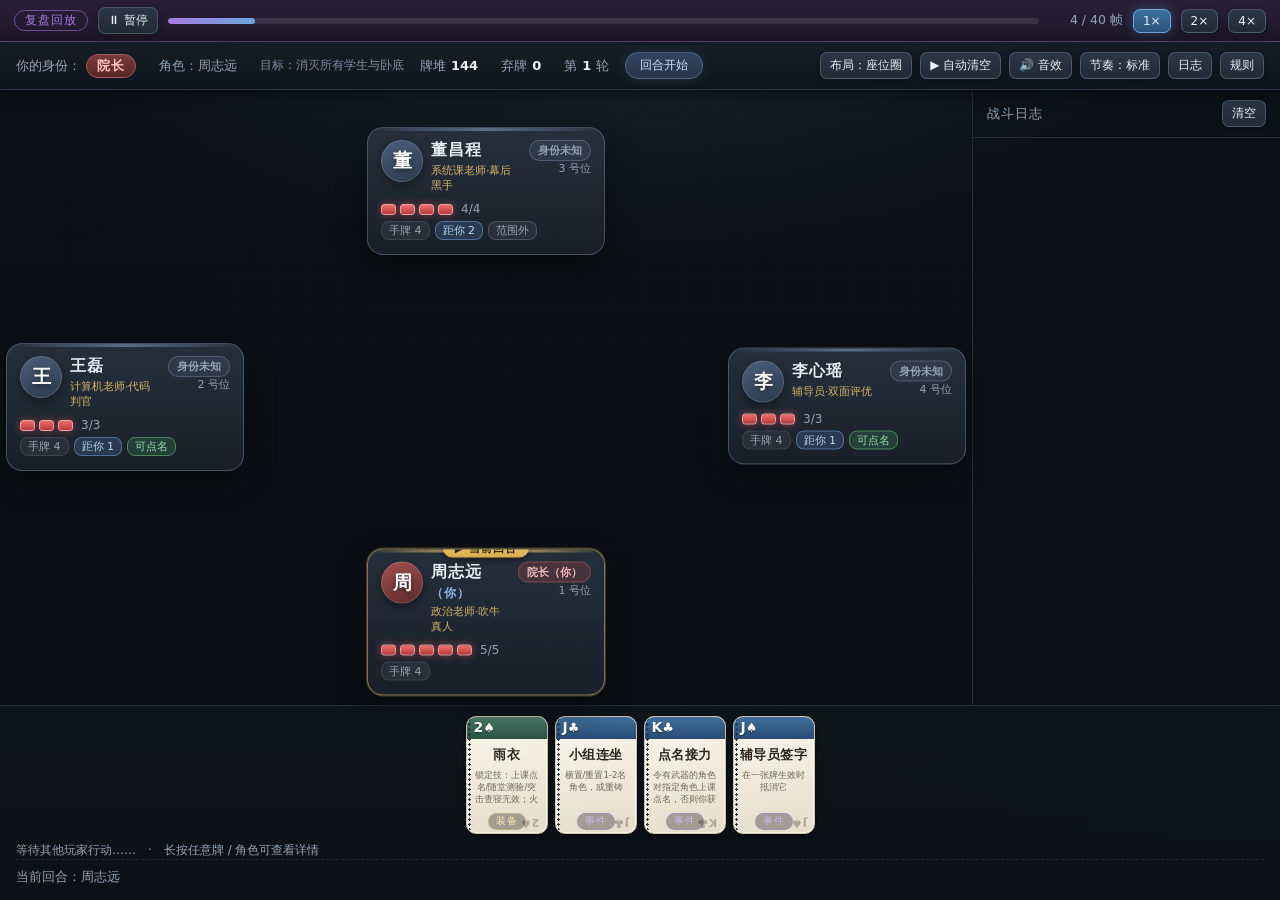
<file: tools/_replay_export.html>
<!DOCTYPE html>
<html lang="zh-CN">
<head>
<meta charset="UTF-8">
<meta name="viewport" content="width=device-width, initial-scale=1.0, viewport-fit=cover">
<title>东秦杀 · 复盘</title>
<style>
/* ================= 东秦杀：点名册 · 样式 v2 ================= */
:root{
  --bg:#0d1117;
  --bg2:#141b24;
  --panel:rgba(30,39,51,.82);
  --panel2:#26313f;
  --line:rgba(120,140,170,.22);
  --line2:rgba(140,165,200,.35);
  --text:#e9eef7;
  --dim:#93a3b8;
  --gold:#e8c46a;
  --gold2:#b8912f;
  --red:#e05a5a;
  --blue:#5aa8e0;
  --green:#5ac47e;
  --purple:#a97ae0;
  --orange:#e0894a;
  --card-w:82px;
  --card-h:118px;
  --shadow:0 10px 30px rgba(0,0,0,.45);
}
*{box-sizing:border-box;}
html,body{margin:0;padding:0;height:100%;}
body{
  background:
    radial-gradient(1100px 620px at 50% -12%, #1d2a3a 0%, transparent 60%),
    radial-gradient(900px 500px at 100% 110%, #1a2230 0%, transparent 60%),
    linear-gradient(180deg,#0d1117,#0b0f15 70%);
  color:var(--text);
  font-family:"PingFang SC","Microsoft YaHei","Hiragino Sans GB",system-ui,sans-serif;
  font-size:14px;overflow:hidden;
  -webkit-font-smoothing:antialiased;
}
body::before{ /* 细网格纹理 */
  content:"";position:fixed;inset:0;pointer-events:none;opacity:.22;
  background-image:linear-gradient(rgba(120,150,190,.07) 1px,transparent 1px),
                   linear-gradient(90deg,rgba(120,150,190,.07) 1px,transparent 1px);
  background-size:34px 34px;
  mask-image:radial-gradient(circle at 50% 40%,#000 30%,transparent 85%);
}
button{
  font-family:inherit;font-size:13px;color:var(--text);
  background:linear-gradient(180deg,#2b3646,#212a37);
  border:1px solid var(--line2);border-radius:9px;padding:7px 13px;cursor:pointer;
  transition:.14s;box-shadow:0 2px 6px rgba(0,0,0,.3);
}
button:hover{background:linear-gradient(180deg,#37455a,#2a3546);border-color:#5d7a9c;transform:translateY(-1px);}
button:active{transform:translateY(0);}
button:disabled{opacity:.38;cursor:not-allowed;transform:none;}
button.primary{background:linear-gradient(180deg,#4d8fd0,#2f6497);border-color:#6aa8e0;}
button.primary:hover{background:linear-gradient(180deg,#5da0e0,#3873aa);}
button.big{padding:11px 26px;font-size:15px;border-radius:11px;}
button.mini{padding:4px 9px;font-size:12px;border-radius:7px;}
button.on{background:linear-gradient(180deg,#3f6f9e,#2c5279);border-color:#6aa8e0;box-shadow:0 0 12px rgba(90,168,224,.3);}
button.skill{background:linear-gradient(180deg,#564a78,#3d3459);border-color:#8a72c0;}
button.skill:hover{background:linear-gradient(180deg,#685a90,#4a3f6b);}

.screen{display:none;position:absolute;inset:0;}
.screen.active{display:block;}

/* ---------------- 开始界面 ---------------- */
#screen-start{overflow:auto;}
.start-box{max-width:860px;margin:0 auto;padding:52px 24px 60px;position:relative;z-index:1;}
.logo{font-size:52px;margin:0 0 8px;letter-spacing:8px;text-align:center;font-weight:900;
  background:linear-gradient(180deg,#fff3cf,#e8c46a 45%,#a97c22);
  -webkit-background-clip:text;background-clip:text;color:transparent;
  filter:drop-shadow(0 6px 18px rgba(232,196,106,.25));}
.logo span{font-size:26px;letter-spacing:4px;}
.slogan{color:var(--dim);text-align:center;margin:0 0 36px;line-height:1.8;}
.form-row{display:flex;align-items:flex-start;gap:18px;margin-bottom:20px;}
.form-row>label{width:100px;flex:none;color:var(--dim);padding-top:8px;font-size:13px;}
.btn-group{display:flex;gap:9px;flex-wrap:wrap;}
.identity-preview{display:flex;gap:10px;flex-wrap:wrap;padding-top:5px;}
.id-chip{padding:5px 12px;border-radius:20px;font-size:12px;border:1px solid var(--line);background:rgba(255,255,255,.03);}
.id-chip.dean{background:rgba(160,70,70,.22);border-color:#8a4a4a;color:#f0b0b0;}
.id-chip.staff{background:rgba(70,120,160,.22);border-color:#4a7a8a;color:#a0d8e8;}
.id-chip.student{background:rgba(160,140,70,.2);border-color:#8a7a3a;color:#e8d090;}
.id-chip.mole{background:rgba(120,80,160,.22);border-color:#7a4a8a;color:#d0a0e8;}
.start-actions{display:flex;gap:14px;justify-content:center;margin-top:34px;}
.footnote{text-align:center;color:#5a6678;font-size:12px;margin-top:28px;}

/* ---------------- 选角界面 ---------------- */
#screen-role{overflow:auto;}
.role-box{max-width:1120px;margin:0 auto;padding:44px 24px;text-align:center;position:relative;z-index:1;}
.role-box h2{margin:0 0 18px;color:var(--gold);letter-spacing:4px;font-weight:800;}
.identity-card{display:inline-block;padding:12px 30px;border-radius:14px;font-size:17px;margin-bottom:12px;
  border:1px solid;box-shadow:var(--shadow);}
.identity-card.dean{background:linear-gradient(180deg,rgba(150,60,60,.35),rgba(80,30,30,.5));border-color:#9a5a5a;}
.identity-card.staff{background:linear-gradient(180deg,rgba(60,110,150,.35),rgba(30,60,90,.5));border-color:#4a7a8a;}
.identity-card.student{background:linear-gradient(180deg,rgba(150,130,60,.3),rgba(80,70,30,.5));border-color:#8a7a3a;}
.identity-card.mole{background:linear-gradient(180deg,rgba(110,70,150,.35),rgba(60,35,90,.5));border-color:#7a4a8a;}
.identity-card .big-word{font-size:24px;font-weight:900;letter-spacing:8px;}
.identity-card .sub{font-size:12px;color:var(--dim);margin-top:5px;}
.hint{color:var(--dim);margin:8px 0 28px;}
.role-options{display:flex;gap:20px;justify-content:center;flex-wrap:wrap;}
.role-card{
  width:262px;border-radius:16px;padding:16px 16px 18px;cursor:pointer;transition:.18s;text-align:left;
  background:linear-gradient(180deg,rgba(44,54,68,.95),rgba(28,35,45,.95));
  border:1px solid var(--line2);box-shadow:var(--shadow);position:relative;overflow:hidden;
}
.role-card::before{content:"";position:absolute;top:0;left:0;right:0;height:3px;
  background:linear-gradient(90deg,var(--gold),transparent);opacity:.75;}
.role-card:hover{transform:translateY(-8px);border-color:var(--gold);
  box-shadow:0 18px 40px rgba(0,0,0,.55),0 0 0 1px rgba(232,196,106,.35);}
.role-card .rc-name{font-size:20px;font-weight:800;letter-spacing:2px;}
.role-card .rc-title{font-size:12px;color:var(--gold);margin:4px 0 9px;}
.role-card .rc-hp{font-size:13px;color:var(--red);margin-bottom:10px;font-weight:600;}
.role-card .rc-skill{font-size:12px;color:var(--dim);line-height:1.65;margin-bottom:7px;}
.role-card .rc-skill b{color:var(--blue);}

/* ---------------- 顶栏 ---------------- */
#screen-game{display:none;flex-direction:column;height:100%;}
#screen-game.active{display:flex;}
#topbar{
  flex:none;height:48px;display:flex;align-items:center;justify-content:space-between;
  padding:0 16px;gap:12px;
  background:linear-gradient(180deg,rgba(22,30,40,.96),rgba(16,22,30,.96));
  border-bottom:1px solid var(--line);box-shadow:0 4px 16px rgba(0,0,0,.4);z-index:20;
}
.topbar-left{display:flex;gap:16px;align-items:center;font-size:13px;color:var(--dim);flex-wrap:wrap;}
.tb-item b{color:var(--text);}
.tb-item{display:flex;align-items:center;gap:5px;}
#phase-label{padding:4px 14px;border-radius:20px;font-size:12px;color:#cfe2f7;
  background:linear-gradient(180deg,#33455e,#26344a);border:1px solid var(--line2);
  box-shadow:0 0 12px rgba(90,168,224,.18);}
#my-id-banner{color:var(--dim);}
.bid{padding:2px 10px;border-radius:12px;font-weight:800;font-size:13px;letter-spacing:1px;}
.bid.dean{background:linear-gradient(180deg,#7a3a3a,#5a2525);color:#ffc4c4;border:1px solid #a05a5a;}
.bid.staff{background:linear-gradient(180deg,#2f5875,#1e3d55);color:#a8dcff;border:1px solid #4a7a9a;}
.bid.student{background:linear-gradient(180deg,#6d5c2a,#4a3f1c);color:#f0dc9a;border:1px solid #8a7a3a;}
.bid.mole{background:linear-gradient(180deg,#573f75,#3a2850);color:#d9b6f5;border:1px solid #7a4a9a;}
.topbar-right{display:flex;gap:8px;flex:none;}

/* ---------------- 主棋盘 ---------------- */
#board{flex:1;display:flex;min-height:0;}
#opponents{
  flex:1;display:flex;flex-wrap:wrap;gap:16px;padding:12px;align-content:flex-start;
  justify-content:center;overflow:hidden;
}
#sidebar{width:308px;flex:none;background:rgba(14,19,26,.75);border-left:1px solid var(--line);
  display:flex;flex-direction:column;backdrop-filter:blur(6px);}
#sidebar.hide{display:none;}
#sidebar-head{flex:none;display:flex;justify-content:space-between;align-items:center;
  padding:10px 14px;border-bottom:1px solid var(--line);color:var(--dim);font-size:13px;letter-spacing:1px;}
#log{flex:1;overflow:auto;padding:10px 12px;font-size:12.5px;line-height:1.7;}
#log div{margin-bottom:4px;color:var(--dim);border-left:2px solid rgba(120,140,170,.2);padding-left:9px;
  animation:logIn .18s ease;}
@keyframes logIn{from{opacity:0;transform:translateX(-6px);}to{opacity:1;transform:none;}}
#log div.hl{color:#eaf1fb;border-left-color:var(--gold);background:rgba(232,196,106,.06);}
#log div.dmg{color:#f3a8a8;border-left-color:var(--red);}
#log div.heal{color:#a6ecbe;border-left-color:var(--green);}
#log div.sys{color:#9cc4ee;border-left-color:var(--blue);}
#log div.big{color:var(--gold);font-weight:700;border-left-color:var(--gold);
  background:rgba(232,196,106,.08);padding:4px 9px;border-radius:0 6px 6px 0;}

/* ---------------- 座位圈（围圈坐） ---------------- */
#opponents{position:relative;}
.seat-ring{position:absolute;border-radius:50%;pointer-events:none;
  border:1px dashed rgba(140,170,210,.22);
  background:radial-gradient(circle at 50% 50%,rgba(90,140,200,.06),transparent 70%);
  box-shadow:inset 0 0 60px rgba(90,140,200,.06);}
.seat-center{position:absolute;transform:translate(-50%,-50%);pointer-events:none;
  display:flex;flex-direction:column;align-items:center;gap:2px;text-align:center;}
.seat-center span{font-size:12px;letter-spacing:6px;color:rgba(150,180,215,.45);}
.seat-center .sc-sub{font-size:10.5px;letter-spacing:1px;color:rgba(150,180,215,.3);}
.seat-you{position:absolute;transform:translate(-50%,-50%);pointer-events:none;white-space:nowrap;
  font-size:11.5px;letter-spacing:1px;color:var(--gold);
  background:rgba(232,196,106,.12);border:1px solid rgba(232,196,106,.38);
  padding:3px 11px;border-radius:12px;box-shadow:0 0 14px rgba(232,196,106,.18);}
.seated{position:absolute;transform:translate(-50%,-50%);top:0;left:0;}
.fallen-row{position:absolute;left:10px;top:8px;display:flex;gap:7px;align-items:flex-start;
  flex-wrap:wrap;max-width:42%;z-index:1;}
.fallen{transform:scale(.72);transform-origin:left bottom;
  position:relative;opacity:.34;filter:grayscale(.85);pointer-events:auto;}
/* 座位圈三档尺寸：按人数与可用空间自动选择，保证不重叠、不出界 */
#opponents.ring-compact{--card-w:66px;--card-h:96px;}
#opponents.ring-compact .player-panel{width:204px;padding:10px 11px 12px;}
#opponents.ring-compact .pp-avatar{width:34px;height:34px;font-size:15px;}
#opponents.ring-compact .pp-name{font-size:14px;}
#opponents.ring-compact .pp-title{font-size:10px;}
#opponents.ring-compact .pp-tag{font-size:10px;padding:1px 6px;}
#opponents.ring-compact .mini-card{width:34px;height:48px;}
#opponents.ring-compact .mini-card .m-name{font-size:7px;}

#opponents.ring-mini{--card-w:56px;--card-h:84px;}
#opponents.ring-mini .player-panel{width:170px;padding:8px 9px 10px;border-radius:13px;}
#opponents.ring-mini .pp-avatar{width:28px;height:28px;font-size:13px;}
#opponents.ring-mini .pp-name{font-size:12.5px;}
#opponents.ring-mini .pp-title{font-size:9.5px;}
#opponents.ring-mini .pp-seat{font-size:9px;}
#opponents.ring-mini .pp-tag{font-size:9px;padding:0 5px;border-radius:6px;}
#opponents.ring-mini .pp-hp{gap:2px;margin:6px 0 3px;}
#opponents.ring-mini .hp-pip{width:11px;height:8px;}
#opponents.ring-mini .gear-chip{font-size:9.5px;padding:1px 6px;}
#opponents.ring-mini .mini-card{width:28px;height:40px;}
#opponents.ring-mini .mini-card .m-name{display:none;}
#opponents.ring-mini .pp-judge-label{font-size:9px;letter-spacing:1px;}

/* ---------------- 玩家面板 ---------------- */
.player-panel{
  width:238px;border-radius:16px;padding:12px 13px 14px;position:relative;transition:.18s;
  background:linear-gradient(180deg,rgba(40,50,64,.92),rgba(26,33,43,.95));
  border:1px solid var(--line2);box-shadow:var(--shadow);overflow:hidden;
}
.player-panel::before{content:"";position:absolute;top:0;left:0;right:0;height:3px;
  background:linear-gradient(90deg,transparent,rgba(140,170,210,.5),transparent);}
.player-panel.turn{border-color:var(--gold);
  box-shadow:0 0 0 1px rgba(232,196,106,.5),0 0 26px rgba(232,196,106,.25),var(--shadow);}
.player-panel.turn::before{background:linear-gradient(90deg,transparent,var(--gold),transparent);}
.player-panel.dead{opacity:.42;filter:grayscale(.75);}
.player-panel.targetable{cursor:pointer;}
.player-panel.selected{border-color:var(--orange);box-shadow:0 0 0 2px rgba(224,137,74,.5);}
.pp-head{display:flex;justify-content:space-between;align-items:flex-start;gap:8px;}
.pp-avatar{width:42px;height:42px;border-radius:50%;flex:none;display:flex;align-items:center;justify-content:center;
  font-size:19px;font-weight:800;color:#fff;text-shadow:0 2px 4px rgba(0,0,0,.5);
  background:linear-gradient(160deg,#4a5f7a,#2b3a4d);box-shadow:0 3px 10px rgba(0,0,0,.4),inset 0 0 0 1px rgba(255,255,255,.15);}
.pp-avatar.dean{background:linear-gradient(160deg,#a25050,#5e2a2a);}
.pp-avatar.staff{background:linear-gradient(160deg,#3f7ba8,#234a68);}
.pp-avatar.student{background:linear-gradient(160deg,#a08c3f,#5e5122);}
.pp-avatar.mole{background:linear-gradient(160deg,#7b58a8,#412a5e);}
.pp-name{font-size:15.5px;font-weight:800;letter-spacing:1px;}
.pp-seat{font-size:11px;color:var(--dim);}
.pp-title{font-size:11px;color:var(--gold);margin:2px 0 0;opacity:.9;}
.pp-id{font-size:11px;padding:2px 8px;border-radius:10px;display:inline-block;font-weight:600;}
.pp-id.dean{background:rgba(160,70,70,.3);color:#f3b8b8;border:1px solid #8a4a4a;}
.pp-id.hidden{background:rgba(90,110,140,.2);color:#93a3b8;border:1px solid var(--line2);}
.pp-id.revealed-staff{background:rgba(60,120,160,.28);color:#a8dcff;border:1px solid #4a7a9a;}
.pp-id.revealed-student{background:rgba(150,130,60,.28);color:#f0dc9a;border:1px solid #8a7a3a;}
.pp-id.revealed-mole{background:rgba(120,80,160,.3);color:#d9b6f5;border:1px solid #7a4a9a;}
.pp-hp{display:flex;align-items:center;gap:4px;margin:9px 0 5px;flex-wrap:wrap;}
.hp-pip{width:15px;height:11px;border-radius:3px;background:rgba(255,255,255,.09);
  border:1px solid rgba(255,255,255,.14);transition:.2s;}
.hp-pip.on{background:linear-gradient(180deg,#f07070,#b83a3a);border-color:#f0a0a0;
  box-shadow:0 0 8px rgba(224,90,90,.5);}
.hp-pip.on.mole-hp{background:linear-gradient(180deg,#b98ae8,#7a4ab0);border-color:#cfa8f0;box-shadow:0 0 8px rgba(169,122,224,.5);}
.hp-num{font-size:12px;color:var(--dim);margin-left:4px;}
.pp-row{font-size:11px;color:var(--dim);display:flex;gap:5px;flex-wrap:wrap;margin-top:5px;}
.pp-tag{padding:1px 7px;border-radius:8px;background:rgba(255,255,255,.06);border:1px solid var(--line);}
.pp-tag.warn{background:rgba(160,70,70,.24);border-color:#8a4a4a;color:#f0b0b0;}
.pp-tag.good{background:rgba(70,160,100,.22);border-color:#4a8a5a;color:#a0e0b0;}
.pp-gears,.pp-judge{display:flex;gap:5px;flex-wrap:wrap;margin-top:6px;}
.gear-chip{font-size:11px;padding:2px 8px;border-radius:7px;cursor:pointer;
  background:linear-gradient(180deg,rgba(80,110,150,.35),rgba(50,70,100,.35));
  border:1px solid rgba(120,160,200,.4);color:#c6dcf5;}
.gear-chip:hover{border-color:var(--gold);}
.judge-chip{font-size:11px;padding:2px 8px;border-radius:7px;cursor:pointer;
  background:linear-gradient(180deg,rgba(130,90,180,.35),rgba(80,50,120,.35));
  border:1px solid rgba(160,110,210,.45);color:#e3c8f8;}
.judge-chip:hover{border-color:var(--gold);}

/* 通知栏：延时类事件牌以小卡形式贴在角色面板上 */
.pp-judge-wrap{margin-top:9px;padding-top:8px;border-top:1px dashed rgba(160,110,210,.32);}
.pp-judge-label{font-size:10px;color:#b48fe0;letter-spacing:2px;display:block;margin-bottom:6px;}
.pp-judge-cards{display:flex;gap:5px;flex-wrap:wrap;}
.mini-card{width:40px;height:56px;border-radius:6px;position:relative;cursor:pointer;flex:none;
  background:linear-gradient(170deg,#f7f2e6,#ded4bf);border:1px solid #b9ae97;
  box-shadow:0 3px 8px rgba(0,0,0,.45);transition:transform .15s,box-shadow .15s;}
.mini-card:hover{transform:translateY(-4px) scale(1.07);}
.mini-card.red{color:#a4232a;}
.mini-card.black{color:#1d232c;}
.mini-card .m-rank{position:absolute;top:2px;left:4px;font-size:12px;font-weight:900;line-height:1;}
.mini-card .m-suit{position:absolute;top:2px;right:4px;font-size:10px;line-height:1.2;}
.mini-card .m-name{position:absolute;bottom:3px;left:1px;right:1px;text-align:center;font-size:8px;
  line-height:1.15;color:#4a4238;letter-spacing:-.3px;}
.mini-card.next{box-shadow:0 0 0 2px rgba(180,120,230,.85),0 0 14px rgba(180,120,230,.5),0 3px 8px rgba(0,0,0,.45);
  animation:judgePulse 2.1s ease-in-out infinite;}
@keyframes judgePulse{
  0%,100%{box-shadow:0 0 0 2px rgba(180,120,230,.7),0 0 10px rgba(180,120,230,.4),0 3px 8px rgba(0,0,0,.45);}
  50%{box-shadow:0 0 0 2px rgba(205,150,250,1),0 0 20px rgba(180,120,230,.75),0 3px 8px rgba(0,0,0,.45);}}
.pp-tag.dist{background:rgba(90,140,200,.22);border-color:rgba(120,170,230,.5);color:#b8d8f8;}
.pp-tag.out{background:rgba(120,120,140,.16);border-color:rgba(140,140,160,.38);color:#9aa3b2;}
.pp-handcount{position:absolute;right:13px;bottom:11px;font-size:11px;color:var(--dim);
  background:rgba(0,0,0,.25);padding:1px 7px;border-radius:8px;}
.pp-flag{position:absolute;right:10px;top:52px;font-size:11px;}
/* 电脑玩家思考中 */
.player-panel.thinking{border-color:rgba(120,170,230,.6);}
.player-panel.thinking::after{content:'思考中…';position:absolute;right:10px;bottom:8px;
  font-size:11px;letter-spacing:1px;padding:2px 10px;border-radius:10px;pointer-events:none;
  color:#cfe0f5;background:rgba(90,140,200,.25);border:1px solid rgba(120,170,230,.5);
  animation:hintPulse 1.1s ease-in-out infinite;}

/* ---------------- 底部 ---------------- */
#bottom{flex:none;background:linear-gradient(180deg,rgba(16,22,30,.92),rgba(12,17,23,.98));
  border-top:1px solid var(--line);padding:10px 16px 14px;}
#me-area{display:flex;gap:16px;align-items:flex-start;margin-bottom:8px;}
#me-panel{width:252px;flex:none;}
#my-hand-wrap{flex:1;min-width:0;}
#my-hand{display:flex;gap:7px;flex-wrap:wrap;min-height:var(--card-h);align-items:flex-end;}
.hand-hint{font-size:12px;color:var(--dim);margin-top:8px;min-height:17px;}
#actions{display:flex;gap:9px;flex-wrap:wrap;align-items:center;padding-top:8px;
  border-top:1px dashed rgba(120,140,170,.18);}

/* ---------------- 卡牌 ---------------- */
.card{
  width:var(--card-w);height:var(--card-h);border-radius:10px;flex:none;position:relative;
  cursor:pointer;transition:transform .14s,box-shadow .14s,filter .14s;overflow:hidden;
  background:linear-gradient(170deg,#fbf7ec,#e6ddca);color:#241f1a;
  border:1px solid #cdc2a8;user-select:none;
  box-shadow:0 3px 10px rgba(0,0,0,.4),inset 0 0 0 1px rgba(255,255,255,.7);
}
.card .c-band{position:absolute;top:0;left:0;right:0;height:22px;
  background:linear-gradient(180deg,#b4472f,#8c2f1e);}
.card.event .c-band{background:linear-gradient(180deg,#3f6f9e,#2a4c73);}
.card.delayed .c-band{background:linear-gradient(180deg,#6b4a9e,#452e70);}
.card.equip .c-band{background:linear-gradient(180deg,#4a7f6a,#2c5443);}
/* 红/黑的第二通道：纹理。红 = 斜纹，黑 = 点阵。
   只靠颜色的话，红绿色盲玩家分不出"这张是不是红牌"，而判定、
   【学生证】（免疫黑色点名）这些都要用到红黑。纹理是冗余编码，不依赖色觉。 */
.card .c-rb{position:absolute;left:0;top:0;bottom:0;width:5px;border-radius:9px 0 0 9px;pointer-events:none;}
.card.red .c-rb{background-image:repeating-linear-gradient(200deg,#c0392b 0 3px,rgba(192,57,43,.18) 3px 7px);}
.card.black .c-rb{background-image:radial-gradient(#243447 1.3px,transparent 1.4px);background-size:5px 5px;}
.mini-card::after,.exch-thumb::after{content:"";position:absolute;left:0;top:0;bottom:0;width:3px;
  border-radius:6px 0 0 6px;pointer-events:none;}
.mini-card.red::after,.exch-thumb.red::after{
  background-image:repeating-linear-gradient(200deg,#c0392b 0 2px,rgba(192,57,43,.2) 2px 5px);}
.mini-card.black::after,.exch-thumb.black::after{
  background-image:radial-gradient(#243447 1px,transparent 1.1px);background-size:4px 4px;}

.card .c-corner{position:absolute;top:2px;left:7px;font-size:14px;font-weight:900;color:#fff;
  text-shadow:0 1px 2px rgba(0,0,0,.45);line-height:1.15;}
.card .c-corner .suit{font-size:13px;}
.card .c-corner.br{top:auto;left:auto;right:7px;bottom:3px;transform:rotate(180deg);
  color:rgba(70,60,50,.35);text-shadow:none;font-size:11px;}
.card .c-name{font-size:13px;font-weight:800;text-align:center;margin-top:30px;padding:0 4px;
  line-height:1.2;letter-spacing:.5px;color:#2b241d;}
.card .c-desc{font-size:8.6px;color:#6f6656;text-align:center;margin-top:6px;padding:0 7px;
  line-height:1.4;overflow:hidden;max-height:34px;}
.card .c-tip{position:absolute;bottom:1px;left:0;right:0;text-align:center;font-size:8px;
  color:rgba(90,80,70,.0);transition:.2s;}
.card:hover{transform:translateY(-11px);z-index:6;
  box-shadow:0 16px 30px rgba(0,0,0,.55),0 0 0 1px rgba(232,196,106,.55);}
.card:hover .c-tip{color:rgba(90,80,70,.5);}
.card.playable{box-shadow:0 0 0 2px rgba(232,196,106,.85),0 0 16px rgba(232,196,106,.4),0 3px 10px rgba(0,0,0,.4);
  animation:cardPulse 1.9s ease-in-out infinite;}
@keyframes cardPulse{0%,100%{box-shadow:0 0 0 2px rgba(232,196,106,.85),0 0 14px rgba(232,196,106,.35),0 3px 10px rgba(0,0,0,.4);}
  50%{box-shadow:0 0 0 2px rgba(232,196,106,1),0 0 22px rgba(232,196,106,.6),0 3px 10px rgba(0,0,0,.4);}}
.card.dim{filter:grayscale(.6) brightness(.72);}
.card.sel{transform:translateY(-16px);box-shadow:0 0 0 3px var(--gold),0 14px 26px rgba(0,0,0,.55);}
.card.back{background:linear-gradient(160deg,#2c3849,#1a222d);border-color:#3d4a5c;}
.card.big{width:152px;height:216px;border-radius:14px;}
.card.big .c-band{height:36px;}
.card.big .c-corner{font-size:22px;left:11px;top:4px;}
.card.big .c-corner .suit{font-size:20px;}
.card.big .c-name{font-size:19px;margin-top:50px;letter-spacing:2px;}
.card.big .c-desc{font-size:11px;margin-top:12px;max-height:70px;line-height:1.55;padding:0 12px;}
.card.big .c-corner.br{font-size:14px;right:11px;bottom:6px;}
.card.big .c-tip{display:none;}

/* ---------------- 弹窗 ---------------- */
#modal-layer{position:fixed;inset:0;display:none;align-items:center;justify-content:center;
  background:rgba(5,8,12,.76);z-index:120;padding:20px;backdrop-filter:blur(3px);}
#modal-layer.show{display:flex;animation:fadeIn .16s ease;}
@keyframes fadeIn{from{opacity:0;}to{opacity:1;}}
.modal{background:linear-gradient(180deg,rgba(36,45,58,.98),rgba(24,31,41,.99));
  border:1px solid var(--line2);border-radius:16px;max-width:min(1040px,94vw);max-height:88vh;
  overflow:auto;padding:20px 22px;min-width:360px;box-shadow:0 24px 70px rgba(0,0,0,.7);
  animation:modalIn .2s cubic-bezier(.2,.9,.3,1.2);}
@keyframes modalIn{from{opacity:0;transform:translateY(14px) scale(.97);}to{opacity:1;transform:none;}}
.modal h3{margin:0 0 8px;font-size:17px;color:var(--gold);letter-spacing:2px;font-weight:800;}
.modal .m-desc{color:var(--dim);font-size:13px;margin-bottom:14px;line-height:1.7;}
.modal .m-body{margin-bottom:16px;}
.modal .m-actions{display:flex;gap:10px;justify-content:flex-end;flex-wrap:wrap;}
.modal .m-cards{display:flex;gap:9px;flex-wrap:wrap;}
.modal .m-targets{display:flex;gap:9px;flex-wrap:wrap;}
.target-pill{padding:8px 15px;border-radius:10px;font-size:13px;cursor:pointer;transition:.14s;
  background:linear-gradient(180deg,rgba(48,60,76,.9),rgba(32,41,53,.9));border:1px solid var(--line2);}
.target-pill:hover{border-color:var(--green);transform:translateY(-2px);}
.target-pill.sel{background:linear-gradient(180deg,#2f5840,#1e3b2a);border-color:var(--green);
  box-shadow:0 0 12px rgba(90,196,126,.35);}

/* ---------------- 牌面 / 角色详情 ---------------- */
.dt-head{display:flex;gap:16px;align-items:center;margin-bottom:14px;}
.dt-card{flex:none;}
.dt-meta{flex:1;min-width:0;}
.dt-line{font-size:15px;font-weight:700;display:flex;align-items:center;gap:9px;flex-wrap:wrap;}
.dt-line.sub{font-size:12.5px;font-weight:400;color:var(--dim);margin-top:4px;display:block;}
.dt-suit{font-size:12px;padding:2px 9px;border-radius:9px;background:rgba(255,255,255,.08);border:1px solid var(--line);}
.dt-suit.red{color:#f39a9a;border-color:#8a4a4a;background:rgba(160,70,70,.2);}
.dt-suit.black{color:#c8d2e0;border-color:var(--line2);}
.dt-suit.dean{color:#f3b8b8;border-color:#8a4a4a;background:rgba(160,70,70,.22);}
.dt-suit.staff{color:#a8dcff;border-color:#4a7a9a;background:rgba(60,120,160,.22);}
.dt-suit.student{color:#f0dc9a;border-color:#8a7a3a;background:rgba(150,130,60,.22);}
.dt-suit.mole{color:#d9b6f5;border-color:#7a4a9a;background:rgba(120,80,160,.24);}
.dt-avatar{width:56px;height:56px;border-radius:50%;flex:none;display:flex;align-items:center;justify-content:center;
  font-size:24px;font-weight:800;color:#fff;text-shadow:0 2px 5px rgba(0,0,0,.5);
  background:linear-gradient(160deg,#4a5f7a,#2b3a4d);box-shadow:0 4px 12px rgba(0,0,0,.45);}
.dt-avatar.dean{background:linear-gradient(160deg,#a25050,#5e2a2a);}
.dt-avatar.staff{background:linear-gradient(160deg,#3f7ba8,#234a68);}
.dt-avatar.student{background:linear-gradient(160deg,#a08c3f,#5e5122);}
.dt-avatar.mole{background:linear-gradient(160deg,#7b58a8,#412a5e);}
.dt-avatar.unknown{background:linear-gradient(160deg,#3a4657,#232c38);color:#8fa0b5;}
.dt-sec{font-size:12px;color:var(--gold);letter-spacing:2px;margin:16px 0 8px;
  border-bottom:1px solid rgba(232,196,106,.22);padding-bottom:5px;}
.dt-row{display:flex;gap:12px;padding:7px 0;border-bottom:1px dashed rgba(120,140,170,.14);font-size:13px;}
.dt-k{width:74px;flex:none;color:var(--dim);}
.dt-v{flex:1;line-height:1.65;}
.dt-skill{margin-bottom:12px;background:rgba(255,255,255,.03);border:1px solid var(--line);
  border-radius:10px;padding:10px 12px;}
.dt-skill-name{font-size:13.5px;font-weight:700;color:var(--blue);margin-bottom:4px;}
.dt-type{font-size:11px;color:var(--dim);margin-left:8px;font-weight:400;}
.dt-skill-text{font-size:12.5px;line-height:1.7;color:#cfdae8;}

/* ---------------- 联机界面 ---------------- */
#screen-net{overflow:auto;}
.net-box{max-width:560px;margin:0 auto;padding:48px 24px 60px;position:relative;z-index:1;}
.net-box h2{font-size:26px;letter-spacing:4px;margin:0 0 18px;font-weight:800;}
.net-box .hint{font-size:12.5px;color:var(--dim);line-height:1.9;margin:10px 0;}
.net-box .warn-hint{color:var(--orange);}
.net-box .btn-group{margin-bottom:6px;}

/* 房间号：等宽大字，方便照着念给同学听 */
.room-line{display:flex;align-items:center;gap:12px;margin:14px 0 4px;font-size:13px;color:var(--dim);}
.room-code-big{font-family:ui-monospace,Consolas,"Courier New",monospace;
  font-size:34px;font-weight:800;letter-spacing:9px;color:var(--gold);
  text-shadow:0 0 18px rgba(232,196,106,.28);}

.lobby-list{margin:14px 0;display:flex;flex-direction:column;gap:6px;}
.lobby-row{display:flex;align-items:center;gap:8px;padding:9px 13px;
  background:linear-gradient(180deg,rgba(38,49,63,.7),rgba(28,36,48,.7));
  border:1px solid var(--line);border-radius:9px;font-size:13.5px;}
.lobby-name{flex:1;min-width:0;overflow:hidden;text-overflow:ellipsis;white-space:nowrap;}
.lobby-tag{font-size:11.5px;padding:2px 8px;border-radius:20px;
  border:1px solid var(--line2);color:var(--dim);flex:none;}
.lobby-tag.seat{color:var(--blue);border-color:rgba(90,168,224,.5);}
.lobby-tag.host{color:var(--gold);border-color:rgba(232,196,106,.5);}
.lobby-tag.off{color:var(--red);border-color:rgba(224,90,90,.5);}

/* 输入框：整个项目原本一个都没有，这里补上 */
input[type=text]{font-family:inherit;font-size:14px;color:var(--text);
  background:rgba(10,14,20,.6);border:1px solid var(--line2);border-radius:9px;
  padding:9px 13px;width:100%;transition:.14s;outline:none;}
input[type=text]:focus{border-color:#6aa8e0;box-shadow:0 0 12px rgba(90,168,224,.3);}
input[type=text]::placeholder{color:#64748b;}
input.room-code{font-family:ui-monospace,Consolas,"Courier New",monospace;
  font-size:24px;letter-spacing:10px;text-align:center;padding:12px;}

/* ---------------- 结束界面 ---------------- */
#screen-over{overflow:auto;background:rgba(5,8,12,.94);}
.over-box{max-width:800px;margin:0 auto;padding:64px 24px;text-align:center;position:relative;z-index:1;}
.over-box h2{font-size:38px;letter-spacing:6px;margin-bottom:22px;font-weight:900;}
#over-body{font-size:14px;line-height:2;color:var(--text);}
#over-body .ov-line{margin-bottom:5px;}
#over-body .ov-win{color:var(--green);font-weight:700;}
#over-body .ov-sec{margin:20px 0 9px;color:var(--dim);font-size:13px;letter-spacing:3px;}

/* ---- 赛后评分 / MVP ---- */
.ov-mvp{display:inline-flex;align-items:center;gap:14px;margin:18px auto 4px;
  padding:12px 24px;border-radius:14px;
  background:linear-gradient(180deg,rgba(232,196,106,.16),rgba(40,32,14,.5));
  border:2px solid var(--gold);box-shadow:0 0 30px rgba(232,196,106,.25);}
.ov-mvp.me{box-shadow:0 0 44px rgba(232,196,106,.5);}
.ov-mvp .mvp-badge{font-size:13px;font-weight:900;letter-spacing:3px;color:#2a2008;
  background:linear-gradient(180deg,#f0d089,#d8ac48);padding:3px 12px;border-radius:20px;}
.ov-mvp .mvp-who{font-size:19px;font-weight:800;letter-spacing:1px;color:#fff;}
.ov-mvp .mvp-score{font-size:15px;color:var(--gold);font-weight:700;
  font-variant-numeric:tabular-nums;}
.ov-mvp .mvp-you{font-size:13px;color:var(--green);font-weight:700;}

.score-table{width:100%;border-collapse:collapse;font-size:13px;margin-top:4px;}
.score-table th,.score-table td{border:1px solid var(--line);padding:6px 8px;text-align:center;}
.score-table th{background:rgba(120,150,190,.1);color:var(--dim);font-weight:600;font-size:12px;}
.score-table td:nth-child(2),.score-table th:nth-child(2){text-align:left;}
.score-table tr.me{background:rgba(90,168,224,.09);}
.score-table tr.won td{color:#cfe8d8;}
.score-table tr.mvp{background:rgba(232,196,106,.14);}
.score-table tr.mvp td{color:var(--gold);font-weight:700;}
.score-table td.sc{font-size:15px;font-variant-numeric:tabular-nums;}
.score-table td .w{color:var(--green);font-weight:700;}
.score-table td.dean{color:var(--gold);} .score-table td.staff{color:var(--blue);}
.score-table td.mole{color:var(--purple);}
.score-note{margin-top:9px;font-size:11.5px;color:var(--dim);line-height:1.9;}

/* ---------------- Toast ---------------- */
#toast-layer{position:fixed;left:50%;top:70px;transform:translateX(-50%);z-index:200;pointer-events:none;}
.toast{background:linear-gradient(180deg,rgba(28,36,48,.97),rgba(20,26,34,.97));
  border:1px solid var(--line2);border-left:3px solid var(--gold);
  padding:10px 18px;border-radius:10px;margin-bottom:8px;font-size:13.5px;
  animation:toastIn .22s cubic-bezier(.2,.9,.3,1.2);box-shadow:0 10px 30px rgba(0,0,0,.55);max-width:74vw;}
.toast.warn{border-left-color:var(--red);}
.toast.good{border-left-color:var(--green);}
@keyframes toastIn{from{opacity:0;transform:translateY(-12px);}to{opacity:1;transform:none;}}

/* =========================================================
 *  特效层
 * ========================================================= */
#fx-layer{position:fixed;inset:0;pointer-events:none;z-index:130;}
.fx-overlay{position:fixed;inset:0;display:flex;align-items:center;justify-content:center;
  pointer-events:none;z-index:92;background:radial-gradient(circle at 50% 50%,rgba(6,10,16,.55),rgba(4,7,11,.82));
  animation:fadeIn .14s ease;}
.fx-overlay.out{animation:fadeOut .22s ease forwards;}
@keyframes fadeOut{to{opacity:0;}}
/* 点击继续：提示层可点击，游戏在此暂停等待确认 */
.fx-overlay.blocking{pointer-events:auto;cursor:pointer;}
.fx-advance-hint{margin-top:4px;font-size:12px;letter-spacing:3px;color:rgba(200,220,245,.75);
  background:rgba(0,0,0,.35);padding:4px 16px;border-radius:12px;
  border:1px solid rgba(140,170,210,.3);animation:hintPulse 1.6s ease-in-out infinite;}
@keyframes hintPulse{0%,100%{opacity:.55;}50%{opacity:1;}}
.fx-play-wrap{display:flex;flex-direction:column;align-items:center;gap:12px;
  animation:playIn .34s cubic-bezier(.2,.9,.3,1.3);}
@keyframes playIn{from{opacity:0;transform:translateY(26px) scale(.86) rotate(-3deg);}
  to{opacity:1;transform:none;}}
.fx-play-caster{font-size:15px;color:var(--dim);letter-spacing:2px;
  background:rgba(0,0,0,.4);padding:4px 16px;border-radius:20px;border:1px solid var(--line);}
.fx-play-caster b{color:var(--gold);}
.fx-play-card{filter:drop-shadow(0 18px 40px rgba(0,0,0,.75)) drop-shadow(0 0 26px rgba(232,196,106,.35));}
.fx-play-targets{font-size:15px;color:#ffd98a;letter-spacing:1px;font-weight:700;
  text-shadow:0 2px 8px rgba(0,0,0,.8);min-height:20px;}

/* 中央结算卡：牌面 + 名称/点数 + 效果 + 作用对象 */
.fx-cardinfo{display:flex;gap:24px;align-items:center;flex-wrap:wrap;justify-content:center;
  max-width:min(820px,94vw);padding:20px 26px;border-radius:18px;
  background:linear-gradient(180deg,rgba(34,43,56,.97),rgba(20,26,35,.98));
  border:1px solid rgba(232,196,106,.35);
  box-shadow:0 26px 70px rgba(0,0,0,.75),0 0 40px rgba(232,196,106,.12),inset 0 0 0 1px rgba(255,255,255,.04);}
.fx-info-col{flex:1;min-width:260px;max-width:430px;text-align:left;}
.fx-ci-name{font-size:23px;font-weight:900;letter-spacing:2px;color:#f4f8ff;display:flex;align-items:center;gap:10px;}
.fx-ci-suit{font-size:14px;padding:2px 10px;border-radius:10px;letter-spacing:0;
  background:rgba(255,255,255,.08);border:1px solid var(--line2);}
.fx-ci-suit.red{color:#ff9a9a;border-color:#8a4a4a;background:rgba(160,70,70,.22);}
.fx-ci-suit.black{color:#cfd8e6;border-color:var(--line2);}
.fx-ci-type{font-size:12px;color:var(--gold);opacity:.85;margin:5px 0 12px;letter-spacing:1px;}
.fx-ci-row{display:flex;gap:10px;font-size:13.5px;line-height:1.66;margin-bottom:7px;}
.fx-ci-row .k{flex:none;width:62px;color:var(--dim);}
.fx-ci-row .v{flex:1;color:#dde6f2;}
.fx-ci-row .v.hl{color:#ffd98a;font-weight:700;}
.fx-ci-row.lim .v{color:#93a3b8;font-size:12px;line-height:1.6;}
/* ---------------- 新手教学提示卡 ----------------
   它原来是屏幕最顶上一条通栏细边 —— 太容易被当成装饰无视掉。
   现在是一张浮在手牌上方的大卡片：圆角、亮边、外发光、入场动画，外加一个「教学」角标。
   （字号/行高必须在 .tut-text 上重新写一遍：文件下方还有一条给引导弹窗用的
     .tut-text{font-size:13.5px;line-height:2}，那条会直接命中这里的 .tut-text。） */
#tutorial-bar{
  display:flex;align-items:center;gap:12px;flex-wrap:wrap;
  /* 收窄居中：通栏的话文字和按钮之间会空出一大片，看着还是"一条"而不是"一张卡"。
     宽度和手牌区对齐（手牌也是居中排的）。 */
  max-width:860px;margin:0 auto 10px;padding:14px 18px;border-radius:14px;
  background:linear-gradient(180deg,#25455f,#16293b);
  border:1px solid rgba(126,198,255,.8);
  box-shadow:0 0 0 1px rgba(126,198,255,.14), 0 10px 30px rgba(0,0,0,.55),
             0 0 28px rgba(90,168,224,.3);
  font-size:14.5px;line-height:1.75;color:#dce8f6;
  animation:tutIn .3s cubic-bezier(.2,.9,.3,1.25);
}
#tutorial-bar.hide{display:none;}
@keyframes tutIn{from{opacity:0;transform:translateY(12px) scale(.97);}to{opacity:1;transform:none;}}
#tutorial-bar .tut-badge{
  flex:none;padding:3px 11px;border-radius:20px;font-size:12px;font-weight:800;letter-spacing:2px;
  color:#0d1a26;background:linear-gradient(180deg,#93d3ff,#4fa3dd);
  box-shadow:0 0 14px rgba(120,190,255,.55);
}
#tutorial-bar .tut-icon{flex:none;font-size:20px;}
#tutorial-bar .tut-text{flex:1;min-width:0;font-size:14.5px;line-height:1.75;color:#dce8f6;}
#tutorial-bar .tut-text b{color:var(--gold);font-weight:800;}
#tutorial-bar .tut-actions{flex:none;display:flex;gap:8px;margin-left:auto;}
#tutorial-bar button{flex:none;}
button.tut{background:linear-gradient(180deg,#4a7f9e,#2c546f);border-color:#6aa8c8;}
button.tut:hover{background:linear-gradient(180deg,#5a91b0,#356078);}

/* ---------------- 房主掉线条 ---------------- */
#host-gone-bar{display:flex;align-items:center;gap:12px;flex-wrap:wrap;
  padding:8px 14px;background:linear-gradient(180deg,#3a2418,#2a1a12);
  border-bottom:1px solid rgba(224,137,74,.55);font-size:13px;z-index:6;}
#host-gone-bar.hide{display:none;}
#host-gone-bar .hg-text{color:#f0c9a8;flex:1;min-width:0;}

/* ---------------- 复盘回放条 ---------------- */
#replay-bar{display:flex;align-items:center;gap:10px;flex-wrap:wrap;
  padding:7px 14px;background:linear-gradient(180deg,#2a1f3a,#1d1729);
  border-bottom:1px solid rgba(169,122,224,.45);font-size:12.5px;z-index:5;}
#replay-bar.hide{display:none;}
#replay-bar .rb-badge{font-size:11.5px;letter-spacing:1px;padding:2px 10px;border-radius:20px;
  color:var(--purple);border:1px solid rgba(169,122,224,.55);flex:none;}
#replay-bar .rb-track{flex:1;min-width:120px;height:6px;border-radius:4px;
  background:rgba(255,255,255,.1);overflow:hidden;}
#replay-bar #rb-fill{height:100%;width:0;border-radius:4px;
  background:linear-gradient(90deg,#a97ae0,#6aa8e0);transition:width .12s linear;}
#replay-bar .rb-pos{font-variant-numeric:tabular-nums;color:var(--dim);min-width:74px;text-align:right;}

/* ---------------- 弃牌堆查看 ---------------- */
.tb-item.clickable{cursor:pointer;border-radius:7px;padding:2px 7px;transition:.14s;}
.tb-item.clickable:hover{background:rgba(120,150,190,.18);}
.discard-box{max-height:52vh;overflow:auto;display:flex;flex-direction:column;gap:5px;}
.discard-row{display:flex;align-items:center;gap:10px;font-size:13px;
  padding:6px 10px;border-radius:8px;background:rgba(255,255,255,.035);
  border:1px solid var(--line);}
.discard-row .dr-name{font-weight:700;min-width:74px;}
.discard-row .dr-type{font-size:11px;color:var(--dim);flex:none;}
.discard-row .dr-n{font-size:12px;color:var(--gold);min-width:30px;font-variant-numeric:tabular-nums;}
.discard-row .dr-cards{font-size:12px;color:var(--dim);letter-spacing:.5px;
  flex:1;min-width:0;word-break:break-all;}

/* ---------------- 新手引导 ---------------- */
.tut-box{padding:4px 2px;}
.tut-step{font-size:11.5px;color:var(--dim);letter-spacing:2px;margin-bottom:8px;}
.tut-title{font-size:19px;font-weight:800;letter-spacing:2px;margin-bottom:12px;color:var(--gold);}
.tut-text{font-size:13.5px;line-height:2;color:#cfdae8;}
.tut-text b{color:var(--text);}

/* ---------------- 身份轮抽（模式 B）---------------- */
#screen-draft{overflow:auto;}
#screen-draft .role-box{max-width:860px;}
.draft-card{cursor:pointer;}
.draft-card.dean{border-color:rgba(232,196,106,.6);}
.draft-card.dean .rc-name{color:var(--gold);}
.draft-card.mole{border-color:rgba(169,122,224,.55);}
.draft-card.mole .rc-name{color:var(--purple);}
.draft-card.staff{border-color:rgba(90,168,224,.5);}
.draft-card.student{border-color:var(--line2);}
.draft-card:hover{transform:translateY(-3px);}

/* 模式 C：选角色时还不知道身份 */
.identity-card.unknown{background:linear-gradient(180deg,rgba(60,68,84,.9),rgba(34,40,52,.95));
  border-color:var(--line2);}
.identity-card.unknown .big-word{color:var(--dim);letter-spacing:6px;font-size:22px;}

/* 模式 C 的揭晓弹窗 */
.reveal-body{display:flex;justify-content:center;padding:6px 0 2px;}
.reveal-card{text-align:center;padding:22px 30px;border-radius:16px;min-width:230px;
  background:linear-gradient(180deg,rgba(44,54,70,.95),rgba(26,32,42,.98));
  border:2px solid var(--line2);box-shadow:0 0 40px rgba(0,0,0,.5);
  animation:revealPop .35s cubic-bezier(.2,.9,.3,1.25);}
.reveal-card.dean{border-color:var(--gold);box-shadow:0 0 44px rgba(232,196,106,.35);}
.reveal-card.mole{border-color:var(--purple);box-shadow:0 0 44px rgba(169,122,224,.35);}
.reveal-card.staff{border-color:var(--blue);}
@keyframes revealPop{from{opacity:0;transform:scale(.86);}to{opacity:1;transform:none;}}
.reveal-label{font-size:12px;color:var(--dim);letter-spacing:2px;}
.reveal-big{font-size:36px;font-weight:900;letter-spacing:8px;margin:8px 0 6px;}
.reveal-card.dean .reveal-big{color:var(--gold);}
.reveal-card.mole .reveal-big{color:var(--purple);}
.reveal-card.staff .reveal-big{color:var(--blue);}
.reveal-sub{font-size:13px;color:#cfdae8;}
.reveal-desc{font-size:12px;color:var(--dim);margin-top:10px;line-height:1.7;max-width:300px;}

/* =========================================================
 *  UI 改进：目标高亮 / 回合提示 / 思考读秒 / 环形座位 / 快捷语 等
 * ========================================================= */

/* ---- 当前回合更醒目 ---- */
.player-panel.turn{ animation:turnPulse 2.4s ease-in-out infinite; }
@keyframes turnPulse{
  0%,100%{ box-shadow:0 0 0 1px rgba(232,196,106,.5),0 0 18px rgba(232,196,106,.18),var(--shadow); }
  50%    { box-shadow:0 0 0 2px rgba(232,196,106,.85),0 0 34px rgba(232,196,106,.42),var(--shadow); }
}
.pp-turn-ribbon{
  position:absolute;left:50%;top:-11px;transform:translateX(-50%);
  font-size:11px;font-weight:700;letter-spacing:1px;white-space:nowrap;
  padding:2px 12px;border-radius:20px;color:#2a2008;
  background:linear-gradient(180deg,#f0d089,#d8ac48);
  box-shadow:0 2px 8px rgba(0,0,0,.45);pointer-events:none;
}

/* ---- 思考中读秒 ---- */
.pp-think{
  position:absolute;right:10px;bottom:8px;font-size:11px;letter-spacing:.5px;
  padding:2px 10px;border-radius:10px;pointer-events:none;
  color:#cfe0f5;background:rgba(90,140,200,.25);border:1px solid rgba(120,170,230,.5);
  font-variant-numeric:tabular-nums;
}
.player-panel.thinking{ border-color:rgba(120,170,230,.6); }
.player-panel.thinking::after{ content:none; }   /* 字数交给 .pp-think 里的真实元素 */

/* ---- 选目标 ---- */
.player-panel.targetable{
  cursor:pointer;border-color:rgba(90,196,126,.65);
  box-shadow:0 0 0 1px rgba(90,196,126,.4),0 0 20px rgba(90,196,126,.2);
}
.player-panel.targetable:hover{ transform:translateY(-3px); }
.player-panel.selected{
  border-color:var(--orange);
  box-shadow:0 0 0 2px rgba(224,137,74,.7),0 0 26px rgba(224,137,74,.4);
}
#target-bar{
  display:flex;align-items:center;gap:12px;flex-wrap:wrap;
  margin:0 14px 8px;padding:9px 14px;border-radius:12px;
  background:linear-gradient(180deg,rgba(52,66,86,.95),rgba(34,44,58,.95));
  border:1px solid rgba(90,196,126,.5);box-shadow:0 6px 20px rgba(0,0,0,.4);
}
#target-bar.hide{ display:none; }
#target-bar .tb-title{ font-size:13.5px;font-weight:700;color:var(--text); }
#target-bar .tb-count{ font-size:12.5px;color:var(--dim); }
#target-bar .tb-count b{ font-size:15px;color:var(--red);font-variant-numeric:tabular-nums; }
#target-bar .tb-count b.ok{ color:var(--green); }
#target-bar .tb-names{ font-size:12.5px;color:var(--gold); }
#target-bar .tb-hint{ font-size:12px;color:var(--dim);flex:1;min-width:0; }
#target-bar .tb-actions{ display:flex;gap:8px;margin-left:auto;flex-wrap:wrap; }

/* ---- 旁观席信息条 ---- */
#spectator-bar{
  display:flex;align-items:center;gap:16px;flex-wrap:wrap;
  margin:0 14px 8px;padding:10px 16px;border-radius:12px;
  background:linear-gradient(180deg,rgba(40,50,66,.9),rgba(26,33,43,.9));
  border:1px solid var(--line2);font-size:13px;color:var(--dim);
}
#spectator-bar.hide{ display:none; }
#spectator-bar .sp-badge{
  font-size:11.5px;letter-spacing:1px;padding:2px 10px;border-radius:20px;
  color:var(--gold);border:1px solid rgba(232,196,106,.5);
}
#spectator-bar b{ color:var(--text); }
#spectator-bar .sp-hint{ margin-left:auto;font-size:12px;opacity:.8; }

/* ---- 手牌超限提醒 ---- */
.hand-warn{ color:var(--orange);font-weight:700;margin-left:10px; }

/* ---- 牌面类型角标（替代原来每张牌都印的"长按看详情"） ---- */
/* 贴在牌的底边（那里永远是空的）—— 原来放在描述文字高度上会压住说明 */
.c-type{
  position:absolute;left:50%;transform:translateX(-50%);bottom:3px;
  font-size:9.5px;letter-spacing:1px;padding:1px 7px;border-radius:20px;
  color:rgba(240,246,255,.8);background:rgba(0,0,0,.3);
  border:1px solid rgba(255,255,255,.14);pointer-events:none;white-space:nowrap;
}
.card.equip .c-type{ color:#ffe6a8;border-color:rgba(232,196,106,.4); }
.card.event .c-type{ color:#c8b6f0;border-color:rgba(169,122,224,.45); }
.card.delayed .c-type{ color:#f0b6b6;border-color:rgba(224,90,90,.45); }

/* ---- 环形座位（围坐一圈） ---- */
#board-main{ position:relative; }
#opponents.ring{
  position:absolute;inset:0;z-index:2;
  display:block;padding:0;overflow:visible;background:none;
}
#opponents.ring .player-panel{
  position:absolute;width:238px;
  transform:translate(-50%,-50%);
}
#opponents.ring.ring-compact .player-panel{ width:206px; }
#opponents.ring.ring-mini .player-panel{ width:172px; }
#opponents.ring.ring-mini .pp-title{ display:none; }
/* 中央留白：别让面板压住出牌区 */
#board-main.ring #play-area{ padding:15% 22%; }
#board-main.ring #play-stack{ max-height:100%; overflow:auto; }

/* ---- 快捷语 ---- */
.chat-bubble{
  position:absolute;left:50%;top:-6px;transform:translate(-50%,-100%);
  max-width:230px;padding:6px 12px;border-radius:12px;
  font-size:12.5px;line-height:1.45;color:#1b2230;background:#e9eef7;
  border:1px solid rgba(0,0,0,.15);box-shadow:0 6px 18px rgba(0,0,0,.45);
  animation:chatPop .18s cubic-bezier(.2,.9,.3,1.3);pointer-events:none;z-index:6;
}
.chat-bubble::after{
  content:"";position:absolute;left:50%;bottom:-6px;transform:translateX(-50%);
  border:6px solid transparent;border-top-color:#e9eef7;border-bottom:none;
}
@keyframes chatPop{ from{opacity:0;transform:translate(-50%,-90%) scale(.9);} to{opacity:1;} }
.chat-box{ display:flex;flex-direction:column;gap:12px; }
/* 聊天历史：聊天不进战斗日志，所以历史得自己有个地方待着 */
.chat-hist{max-height:32vh;overflow:auto;display:flex;flex-direction:column;gap:5px;
  padding:9px 11px;border-radius:9px;background:rgba(0,0,0,.22);border:1px solid var(--line);}
.chat-hist .ch-line{font-size:12.5px;line-height:1.6;color:#cfdae8;word-break:break-word;}
.chat-hist .ch-line b{color:var(--blue);}
.chat-hist .ch-empty{font-size:12px;color:var(--dim);text-align:center;padding:10px;}
.chat-presets{ display:flex;flex-wrap:wrap;gap:8px; }
.chat-free{ display:flex;gap:8px;align-items:center; }
.chat-free input{ flex:1; }
#log .chat{ color:#cfe0f5; }
#log .chat::before{ content:"💬 "; }

/* ---- 邀请链接 ---- */
.invite-link{
  display:inline-block;margin-top:4px;padding:5px 10px;border-radius:8px;
  font-family:ui-monospace,Consolas,monospace;font-size:12px;
  color:var(--gold);background:rgba(0,0,0,.3);border:1px solid rgba(232,196,106,.3);
  word-break:break-all;user-select:all;
}

@media (max-width:760px){
  .fx-cardinfo{padding:14px;gap:14px;}
  .fx-ci-name{font-size:19px;}
  .fx-info-col{min-width:0;}
}

/* 响应牌提示条 */
.fx-chip{position:fixed;left:50%;top:38%;transform:translate(-50%,-50%);z-index:132;
  display:flex;align-items:center;gap:10px;white-space:nowrap;pointer-events:none;
  padding:11px 24px;border-radius:14px;font-size:15px;
  background:linear-gradient(180deg,rgba(36,46,60,.98),rgba(22,29,39,.98));
  border:1px solid rgba(120,170,230,.5);
  box-shadow:0 16px 44px rgba(0,0,0,.7),0 0 26px rgba(90,168,224,.22);
  animation:chipIn .22s cubic-bezier(.2,.9,.3,1.3);}
.fx-chip.out{animation:chipOut .28s ease forwards;}
@keyframes chipIn{from{opacity:0;transform:translate(-50%,-50%) scale(.9);}to{opacity:1;transform:translate(-50%,-50%);}}
@keyframes chipOut{to{opacity:0;transform:translate(-50%,-62%) scale(.97);}}
.fx-chip b{color:var(--gold);font-size:16px;}
.fx-chip-card{padding:3px 12px;border-radius:9px;font-weight:800;letter-spacing:1px;
  background:rgba(90,168,224,.18);border:1px solid rgba(120,170,230,.55);color:#cfe6ff;}
.fx-chip-card.red{background:rgba(196,80,80,.2);border-color:rgba(220,120,120,.6);color:#ffc8c8;}
.fx-chip-card.black{background:rgba(150,165,190,.16);border-color:rgba(170,185,210,.5);color:#dbe6f5;}
.fx-chip-note{color:#9fe0b8;font-size:13px;letter-spacing:1px;}

.fx-skill{position:absolute;left:50%;top:50%;transform:translate(-50%,-50%);
  font-size:16px;font-weight:900;letter-spacing:2px;color:#ffe9a8;white-space:nowrap;
  max-width:100%;text-align:center;
  text-shadow:0 0 14px rgba(232,196,106,.95),0 2px 8px rgba(0,0,0,.95);
  animation:skillPop 1.4s cubic-bezier(.2,.9,.3,1.3) forwards;pointer-events:none;z-index:10;}
@keyframes skillPop{0%{opacity:0;transform:translate(-50%,-50%) scale(.6);}
  20%{opacity:1;transform:translate(-50%,-50%) scale(1.14);}
  35%{transform:translate(-50%,-50%) scale(1);}
  80%{opacity:1;}100%{opacity:0;transform:translate(-50%,-50%) scale(1.06);}}

.fx-turn{position:fixed;left:50%;top:70px;transform:translateX(-50%);z-index:95;
  padding:12px 34px;border-radius:16px;font-size:19px;letter-spacing:2px;font-weight:700;
  background:linear-gradient(180deg,rgba(40,52,68,.97),rgba(24,31,41,.97));
  border:1px solid rgba(232,196,106,.45);box-shadow:0 14px 40px rgba(0,0,0,.6),0 0 30px rgba(232,196,106,.18);
  animation:turnIn .3s cubic-bezier(.2,.9,.3,1.25);pointer-events:none;}
.fx-turn.out{animation:turnOut .3s ease forwards;}
@keyframes turnIn{from{opacity:0;transform:translateX(-50%) translateY(-22px) scale(.94);}to{opacity:1;transform:translateX(-50%);}}
@keyframes turnOut{to{opacity:0;transform:translateX(-50%) translateY(-16px);}}
.fx-turn-name{color:var(--gold);font-size:21px;font-weight:900;}
.fx-turn-you{margin-left:14px;font-size:13px;color:#8fe0a8;letter-spacing:1px;}

.fx-float{position:absolute;left:50%;top:38%;transform:translateX(-50%);font-size:26px;font-weight:900;
  pointer-events:none;z-index:12;text-shadow:0 2px 10px rgba(0,0,0,.85);
  animation:floatUp 1.2s cubic-bezier(.2,.8,.3,1) forwards;white-space:nowrap;}
.fx-float.dmg{color:#ff7b7b;}
.fx-float.dmg.big{font-size:34px;color:#ff5a5a;}
.fx-float.heal{color:#7bf0a2;}
.fx-float.dodge{font-size:19px;color:#a8d8ff;}
.fx-float.draw{font-size:15px;color:#9fd0ff;}
@keyframes floatUp{0%{opacity:0;transform:translateX(-50%) translateY(10px) scale(.7);}
  20%{opacity:1;transform:translateX(-50%) translateY(-6px) scale(1.15);}
  40%{transform:translateX(-50%) translateY(-10px) scale(1);}
  100%{opacity:0;transform:translateX(-50%) translateY(-52px) scale(1);}}

.player-panel.fx-shake{animation:shake .42s cubic-bezier(.36,.07,.19,.97);}
.player-panel.fx-shake-hard{animation:shakeHard .55s cubic-bezier(.36,.07,.19,.97);
  box-shadow:0 0 0 2px rgba(224,90,90,.6),0 0 26px rgba(224,90,90,.4);}
@keyframes shake{10%,90%{transform:translateX(-2px);}20%,80%{transform:translateX(3px);}
  30%,50%,70%{transform:translateX(-5px);}40%,60%{transform:translateX(5px);}}
@keyframes shakeHard{10%,90%{transform:translateX(-4px) rotate(-.6deg);}20%,80%{transform:translateX(6px) rotate(.6deg);}
  30%,50%,70%{transform:translateX(-9px) rotate(-.9deg);}40%,60%{transform:translateX(9px) rotate(.9deg);}}
/* 圆桌上的面板额外带 translate(-50%,-50%) 定位，震动需保持该位移 */
.seated.fx-shake{animation:shakeSeat .42s cubic-bezier(.36,.07,.19,.97);}
@keyframes shakeSeat{0%,100%{transform:translate(-50%,-50%);}
  10%,90%{transform:translate(-50%,-50%) translateX(-2px);}
  20%,80%{transform:translate(-50%,-50%) translateX(3px);}
  30%,50%,70%{transform:translate(-50%,-50%) translateX(-5px);}
  40%,60%{transform:translate(-50%,-50%) translateX(5px);}}
.seated.fx-shake-hard{animation:shakeSeatHard .55s cubic-bezier(.36,.07,.19,.97);}
@keyframes shakeSeatHard{0%,100%{transform:translate(-50%,-50%);}
  10%,90%{transform:translate(-50%,-50%) translateX(-4px) rotate(-.6deg);}
  20%,80%{transform:translate(-50%,-50%) translateX(6px) rotate(.6deg);}
  30%,50%,70%{transform:translate(-50%,-50%) translateX(-9px) rotate(-.9deg);}
  40%,60%{transform:translate(-50%,-50%) translateX(9px) rotate(.9deg);}}

.fx-info{position:fixed;inset:0;z-index:110;display:flex;align-items:center;justify-content:center;
  padding:20px;background:rgba(5,8,12,.72);pointer-events:auto;backdrop-filter:blur(3px);
  animation:fadeIn .14s ease;}
.fx-info .modal{animation:modalIn .2s cubic-bezier(.2,.9,.3,1.2);}

.fx-flash{position:fixed;inset:0;pointer-events:none;z-index:88;
  background:radial-gradient(circle at 50% 45%,rgba(224,90,90,.34),transparent 62%);
  animation:flashOut .55s ease forwards;}
.fx-flash.dark{background:radial-gradient(circle at 50% 45%,rgba(20,0,30,.55),rgba(0,0,0,.8));}
@keyframes flashOut{from{opacity:1;}to{opacity:0;}}

.fx-judge-box{display:flex;flex-direction:column;align-items:center;gap:10px;
  animation:playIn .3s cubic-bezier(.2,.9,.3,1.3);}
.fx-judge-title{font-size:13px;letter-spacing:10px;color:var(--gold);opacity:.85;}
.fx-judge-src{font-size:13px;color:var(--dim);}
.fx-judge-card{width:104px;height:146px;border-radius:12px;display:flex;align-items:center;justify-content:center;
  gap:6px;font-size:44px;font-weight:900;background:linear-gradient(170deg,#fbf7ec,#e2d8c2);
  box-shadow:0 16px 40px rgba(0,0,0,.7);animation:flipIn .5s cubic-bezier(.2,.9,.3,1.2);}
.fx-judge-color{margin-top:6px;font-size:12px;letter-spacing:3px;font-weight:700;opacity:.85;}
.fx-judge-color.red{color:#ff9a9a;}
.fx-judge-color.black{color:#cfd8e6;}
.fx-judge-card.red{color:#b4232a;}
.fx-judge-card.black{color:#1d232c;}
.fx-judge-card .s{font-size:40px;}
@keyframes flipIn{from{transform:rotateY(90deg) scale(.8);opacity:0;}to{transform:none;opacity:1;}}
.fx-judge-name{font-size:16px;letter-spacing:2px;color:#e9eef7;font-weight:700;}

.fx-death-box{display:flex;flex-direction:column;align-items:center;gap:12px;animation:playIn .4s ease;}
.fx-death-mark{font-size:64px;filter:drop-shadow(0 0 24px rgba(224,90,90,.8));}
.fx-death-name{font-size:26px;font-weight:900;letter-spacing:4px;color:#ffb0b0;}
.fx-death-id{font-size:15px;padding:6px 20px;border-radius:20px;letter-spacing:2px;
  background:rgba(255,255,255,.08);border:1px solid var(--line2);}

/* 滚动条 */
::-webkit-scrollbar{width:9px;height:9px;}
::-webkit-scrollbar-thumb{background:rgba(120,140,170,.35);border-radius:5px;}
::-webkit-scrollbar-thumb:hover{background:rgba(140,165,200,.5);}
::-webkit-scrollbar-track{background:transparent;}

/* =========================================================
 *  v3 布局：横向座位队列（含你自己）+ 屏幕中央出牌区
 * ========================================================= */
#board{display:flex;flex-direction:row;flex:1;min-height:0;}
#board-main{flex:1;display:flex;flex-direction:column;min-width:0;min-height:0;}

#opponents{
  flex:none;display:flex;flex-wrap:wrap;gap:10px;padding:10px 12px 4px;
  justify-content:center;align-items:flex-start;overflow:visible;
}
#opponents .player-panel{width:auto;flex:1 1 188px;min-width:172px;max-width:240px;}
.player-panel.is-me{border-color:rgba(232,196,106,.5);
  box-shadow:0 0 0 1px rgba(232,196,106,.25),var(--shadow);}
.player-panel.is-me::before{background:linear-gradient(90deg,transparent,var(--gold),transparent);}
.row-seat{position:relative;}

/* 中央出牌区：一次连锁中的所有牌都留在这里 */
#play-area{flex:1;display:flex;align-items:center;justify-content:center;padding:4px 14px 10px;min-height:0;}
#play-stack{width:min(780px,96%);max-height:100%;overflow:auto;display:flex;flex-direction:column;gap:8px;
  padding:6px;border-radius:16px;transition:background .25s;}
#play-stack.active{background:radial-gradient(circle at 50% 40%,rgba(90,140,200,.1),transparent 72%);}

.exch-card{display:flex;gap:14px;align-items:flex-start;padding:10px 14px;border-radius:13px;
  background:linear-gradient(180deg,rgba(34,43,56,.96),rgba(22,29,39,.97));
  border:1px solid rgba(232,196,106,.3);box-shadow:0 10px 28px rgba(0,0,0,.45);
  animation:exchIn .28s cubic-bezier(.2,.9,.3,1.2);}
@keyframes exchIn{from{opacity:0;transform:translateY(14px) scale(.94);}to{opacity:1;transform:none;}}
.exch-card.resp{margin-left:46px;padding:8px 12px;border-color:rgba(120,170,230,.45);}
.exch-thumb{width:54px;height:76px;border-radius:8px;flex:none;position:relative;
  background:linear-gradient(170deg,#f7f2e6,#ded4bf);border:1px solid #b9ae97;
  box-shadow:0 3px 9px rgba(0,0,0,.5);}
.exch-card.resp .exch-thumb{width:44px;height:62px;}
.exch-thumb.red{color:#a4232a;}
.exch-thumb.black{color:#1d232c;}
.exch-thumb.gray{color:#dbe6f5;background:linear-gradient(170deg,#5b6a80,#3a4657);border-color:#6b7a90;}
.exch-thumb .t-rank{position:absolute;top:3px;left:5px;font-size:15px;font-weight:900;line-height:1;}
.exch-thumb .t-suit{position:absolute;top:3px;right:5px;font-size:12px;}
.exch-card.resp .exch-thumb .t-rank{font-size:12px;}
.exch-card.resp .exch-thumb .t-suit{font-size:10px;}
.exch-thumb .t-name{position:absolute;bottom:4px;left:2px;right:2px;text-align:center;
  font-size:9.5px;line-height:1.15;color:#4a4238;letter-spacing:-.3px;}
.exch-thumb.gray .t-name{color:#dbe6f5;}
.exch-body{flex:1;min-width:0;}
.exch-head{font-size:13px;color:var(--dim);display:flex;align-items:center;gap:8px;flex-wrap:wrap;}
.exch-head b{color:var(--gold);font-size:14px;}
.exch-name{color:#f2f7ff;font-weight:800;font-size:15px;letter-spacing:1px;}
.exch-suit{font-size:12px;padding:1px 8px;border-radius:9px;
  background:rgba(255,255,255,.08);border:1px solid var(--line2);}
.exch-suit.red{color:#ff9a9a;border-color:#8a4a4a;background:rgba(160,70,70,.22);}
.exch-suit.black{color:#cfd8e6;}
.exch-tag{font-size:11px;padding:1px 8px;border-radius:9px;color:#9fe0b8;
  background:rgba(70,160,100,.18);border:1px solid rgba(90,196,126,.4);}
.exch-line{font-size:12.5px;color:#cdd8e6;margin-top:5px;line-height:1.6;}
.exch-line.tgt{color:#ffd98a;font-weight:700;}
.exch-hint{align-self:center;position:sticky;bottom:0;}

/* 底部：只剩手牌与操作按钮 */
#bottom{display:block;}
#my-hand-wrap{width:100%;}
#my-hand{justify-content:center;}

@media (max-width:1000px){
  #sidebar{width:236px;}
  :root{--card-w:70px;--card-h:100px;}   /* 只影响手牌区；座位圈面板尺寸由三档布局控制 */
  .card .c-desc{display:none;}
}


</style>
</head>
<body>
<div id="app" class="">

  <!-- ============ 开始界面 ============ -->
  <div id="screen-start" class="screen">
    <div class="start-box">
      <h1 class="logo">东秦杀<span>：点名册</span></h1>
      <p class="slogan">早八、点名、代课、查寝、论文查重——在东秦大学，翻开身份牌之前，谁都不要信。</p>

      <div class="form-row">
        <label>玩家人数</label>
        <div class="btn-group" id="pick-count">
          <button data-count="4">4 人</button>
          <button data-count="5" class="on">5 人</button>
          <button data-count="6">6 人</button>
          <button data-count="7">7 人</button>
          <button data-count="8">8 人</button>
        </div>
      </div>

      <div class="form-row">
        <label>身份模式</label>
        <div class="btn-group" id="pick-mode">
          <button data-mode="A" class="on">A 随机身份</button>
          <button data-mode="B">B 自选阵营</button>
          <button data-mode="C">C 半随机</button>
        </div>
      </div>

      <div class="form-row">
        <label>你的选角候选</label>
        <div class="btn-group" id="pick-deal">
          <button data-deal="3" class="on">3 选 1</button>
          <button data-deal="5">5 选 1</button>
          <button data-deal="2">2 选 1</button>
          <button data-deal="8">8 选 1</button>
        </div>
      </div>

      <div class="form-row">
        <label>电脑强度</label>
        <div class="btn-group" id="pick-ai">
          <button data-ai="easy">简单</button>
          <button data-ai="normal" class="on">普通</button>
          <button data-ai="hard">困难</button>
        </div>
      </div>
      <p class="hint ai-hint" id="ai-hint">普通：电脑会做基本的身份推断，攻守均衡。</p>

      <div class="form-row">
        <label>可选规则</label>
        <div class="btn-group" id="pick-opt">
          <button data-opt="protect" class="toggle on">保护轮（第一圈不死）</button>
          <button data-opt="ai" class="toggle on">AI 接管其他玩家</button>
          <button data-opt="fast" class="toggle">快速动画</button>
        </div>
      </div>

      <div class="form-row">
        <label>身份配置预览</label>
        <div id="identity-preview" class="identity-preview"></div>
      </div>

      <div class="start-actions">
        <button id="btn-tutorial" class="tut big">新手教学局</button>
        <button id="btn-start" class="primary big">单机游戏</button>
        <button id="btn-net" class="big">联机对战</button>
        <button id="btn-rules" class="big">规则速查</button>
        <button id="btn-replay" class="big">看复盘</button>
        <input type="file" id="replay-file" accept=".json,application/json" hidden="">
      </div>
      <p class="footnote">所有角色、身份、事件均为虚构游戏设定，请勿对号入座。</p>
    </div>
  </div>

  <!-- ============ 身份轮抽界面（模式 B 自选阵营）============ -->
  <div id="screen-draft" class="screen">
    <div class="role-box">
      <h2>选择你的身份</h2>
      <p class="hint">身份池是公开的，按座位顺序轮流挑；但<b>选完只有你自己知道</b>（院长公开）。</p>
      <div id="draft-note" class="hint deal-note"></div>
      <div id="draft-options" class="role-options"></div>
    </div>
  </div>

  <!-- ============ 选角界面 ============ -->
  <div id="screen-role" class="screen">
    <div class="role-box">
      <h2>选择你的角色</h2>
      <div id="my-identity-card" class="identity-card"></div>
      <p class="hint">角色只提供体力上限与技能，胜负由身份决定。</p>
      <div id="role-options" class="role-options"></div>
    </div>
  </div>

  <!-- ============ 游戏界面 ============ -->
  <div id="screen-game" class="screen active">
    <!-- 房主掉线提示条 -->
    <div id="host-gone-bar" class="hide">
      <span class="hg-text">房主掉线了，这局随时可能停摆</span>
      <button id="hg-take" class="mini">我来接手</button>
      <button id="hg-dismiss" class="mini">先不管</button>
    </div>
    <!-- 复盘回放条（只有回放时出现） -->
    <div id="replay-bar" class="hide">
      <span class="rb-badge">复盘回放</span>
      <button id="rb-toggle" class="mini">⏸ 暂停</button>
      <div class="rb-track"><div id="rb-fill"></div></div>
      <span id="rb-pos" class="rb-pos">0 / 0 帧</span>
      <button id="rb-s1" class="mini on">1×</button>
      <button id="rb-s2" class="mini">2×</button>
      <button id="rb-s4" class="mini">4×</button>
      <button id="rb-exit" class="mini">退出复盘</button>
    </div>
    <header id="topbar">
      <div class="topbar-left">
        <span class="tb-item" id="my-id-banner">你的身份：—</span>
        <span class="tb-item">牌堆 <b id="deck-count">0</b></span>
        <span class="tb-item clickable" id="tb-discard" title="点开看弃牌堆（数牌用）">弃牌 <b id="discard-count">0</b></span>
        <span class="tb-item">第 <b id="round-count">1</b> 轮</span>
        <span class="tb-item" id="phase-label">回合开始</span>
      </div>
      <div class="topbar-right">
        <button id="btn-chat" class="mini" title="快捷语（联机时全场可见）">💬</button>
        <button id="btn-layout" class="mini" title="座位排列方式">布局：队列</button>
        <button id="btn-advance" class="mini" title="中央出牌区何时清空">▶ 自动清空</button>
        <button id="btn-sound" class="mini" title="开关音效">🔊 音效</button>
        <button id="btn-speed" class="mini">节奏：标准</button>
        <button id="btn-log-toggle" class="mini">日志</button>
        <button id="btn-rule-panel" class="mini">规则</button>
      </div>
    </header>

    <main id="board">
      <div id="board-main">
        <!-- 横向座位排列（包含你自己） -->
        <section id="opponents"></section>
        <!-- 屏幕中央出牌区：一次结算连锁中的所有牌都留在这里，整条链结束后清空 -->
        <section id="play-area">
          <div id="play-stack"></div>
        </section>
      </div>
      <aside id="sidebar">
        <div id="sidebar-head">
          <span>战斗日志</span>
          <button id="btn-clear-log" class="mini">清空</button>
        </div>
        <div id="log"></div>
      </aside>
    </main>

    <footer id="bottom">
      <!-- 新手教学提示卡。
           放在**手牌正上方**、做成一张有边框和光晕的大卡片，而不是屏幕最顶上那条细边 ——
           细边太容易被无视，而新手这会儿眼睛正好在手牌这一带。
           #bottom 是 flex:none，所以卡片撑开时被压的是上面的棋盘，手牌不会被挤走。 -->
      <div id="tutorial-bar" class="hide">
        <span class="tut-badge">教学</span>
        <span class="tut-icon">💡</span>
        <span class="tut-text"></span>
        <span class="tut-actions">
          <button id="tut-next" class="mini">知道了</button>
          <button id="tut-exit" class="mini">退出教学</button>
        </span>
      </div>
      <!-- 选目标时的操作条（点棋盘选人，这里出「确定 / 取消 / 列表选择」） -->
      <div id="target-bar" class="hide"></div>
      <!-- 旁观席专用条 -->
      <div id="spectator-bar" class="hide"></div>
      <div id="my-hand-wrap">
        <div id="my-hand"></div>
        <div id="hand-hint" class="hand-hint"></div>
      </div>
      <div id="actions"></div>
    </footer>
  </div>

  <!-- ============ 联机界面（创建/加入/房间等待，内容由 js/net.js 动态生成）============ -->
  <div id="screen-net" class="screen">
    <div class="net-box" id="net-box"></div>
  </div>

  <!-- ============ 弹窗层 ============ -->
  <div id="fx-layer"></div>
  <div id="modal-layer"></div>
  <div id="toast-layer"></div>

  <!-- ============ 结算 / 结束界面 ============ -->
  <div id="screen-over" class="screen">
    <div class="over-box">
      <h2 id="over-title">游戏结束</h2>
      <div id="over-body"></div>
      <div class="start-actions">
        <button id="btn-again" class="primary big">再来一局</button>
        <button id="btn-save-replay" class="big">保存复盘</button>
        <button id="btn-share-replay" class="big">导出分享版</button>
      </div>
    </div>
  </div>

</div>
<script type="application/json" id="replay-data">{"v":1,"type":"dqk-replay","seat":0,"seatCount":4,"startedAt":"2026-10-09T18:49:17.491Z","frames":[{"t":0,"s":{"rev":0,"players":[{"seat":0,"name":"周志远","charId":"R-01","identity":"dean","revealed":true,"hp":5,"maxHp":5,"alive":true,"isHuman":true,"ai":false,"hand":[{"name":"辅导员签字","suit":"S","rank":11,"uid":107,"type":"event","kind":"nullify","dmg":"normal","slot":null,"range":0,"tag":null,"need":null},{"name":"点名接力","suit":"C","rank":13,"uid":114,"type":"event","kind":"relay","dmg":"normal","slot":null,"range":0,"tag":null,"need":null},{"name":"小组连坐","suit":"C","rank":11,"uid":125,"type":"event","kind":"chain","dmg":"normal","slot":null,"range":0,"tag":null,"need":null},{"name":"雨衣","suit":"S","rank":2,"uid":152,"type":"equip","kind":"equip","dmg":"normal","slot":"armor","range":0,"tag":null,"need":null}],"equips":{"weapon":null,"armor":null,"mountUp":null,"mountDown":null},"judge":[],"chained":false,"marks":{},"dodgeBan":false,"pointBan":false},{"seat":1,"name":"王磊","charId":"R-02","identity":null,"revealed":false,"hp":3,"maxHp":3,"alive":true,"isHuman":false,"ai":false,"hand":[{"name":"？","suit":"S","rank":1,"uid":-1,"type":"basic","kind":"none","dmg":"normal","slot":null,"range":0,"tag":null,"need":null,"hidden":true},{"name":"？","suit":"S","rank":1,"uid":-1,"type":"basic","kind":"none","dmg":"normal","slot":null,"range":0,"tag":null,"need":null,"hidden":true},{"name":"？","suit":"S","rank":1,"uid":-1,"type":"basic","kind":"none","dmg":"normal","slot":null,"range":0,"tag":null,"need":null,"hidden":true},{"name":"？","suit":"S","rank":1,"uid":-1,"type":"basic","kind":"none","dmg":"normal","slot":null,"range":0,"tag":null,"need":null,"hidden":true}],"equips":{"weapon":null,"armor":null,"mountUp":null,"mountDown":null},"judge":[],"chained":false,"marks":{},"dodgeBan":false,"pointBan":false},{"seat":2,"name":"董昌程","charId":"R-03","identity":null,"revealed":false,"hp":4,"maxHp":4,"alive":true,"isHuman":false,"ai":false,"hand":[{"name":"？","suit":"S","rank":1,"uid":-1,"type":"basic","kind":"none","dmg":"normal","slot":null,"range":0,"tag":null,"need":null,"hidden":true},{"name":"？","suit":"S","rank":1,"uid":-1,"type":"basic","kind":"none","dmg":"normal","slot":null,"range":0,"tag":null,"need":null,"hidden":true},{"name":"？","suit":"S","rank":1,"uid":-1,"type":"basic","kind":"none","dmg":"normal","slot":null,"range":0,"tag":null,"need":null,"hidden":true},{"name":"？","suit":"S","rank":1,"uid":-1,"type":"basic","kind":"none","dmg":"normal","slot":null,"range":0,"tag":null,"need":null,"hidden":true}],"equips":{"weapon":null,"armor":null,"mountUp":null,"mountDown":null},"judge":[],"chained":false,"marks":{},"dodgeBan":false,"pointBan":false},{"seat":3,"name":"李心瑶","charId":"R-04","identity":null,"revealed":false,"hp":3,"maxHp":3,"alive":true,"isHuman":false,"ai":false,"hand":[{"name":"？","suit":"S","rank":1,"uid":-1,"type":"basic","kind":"none","dmg":"normal","slot":null,"range":0,"tag":null,"need":null,"hidden":true},{"name":"？","suit":"S","rank":1,"uid":-1,"type":"basic","kind":"none","dmg":"normal","slot":null,"range":0,"tag":null,"need":null,"hidden":true},{"name":"？","suit":"S","rank":1,"uid":-1,"type":"basic","kind":"none","dmg":"normal","slot":null,"range":0,"tag":null,"need":null,"hidden":true},{"name":"？","suit":"S","rank":1,"uid":-1,"type":"basic","kind":"none","dmg":"normal","slot":null,"range":0,"tag":null,"need":null,"hidden":true}],"equips":{"weapon":null,"armor":null,"mountUp":null,"mountDown":null},"judge":[],"chained":false,"marks":{},"dodgeBan":false,"pointBan":false}],"turnSeat":0,"round":1,"turnId":0,"over":false,"speed":1.35,"deckCount":144,"discardCount":0,"logStart":0,"log":[],"asking":null},"ev":null},{"t":300,"s":null,"ev":null},{"t":600,"s":null,"ev":[{"k":"floatText","a":[1,"-1","dmg"]}]},{"t":900,"s":null,"ev":null},{"t":1200,"s":{"rev":0,"players":[{"seat":0,"name":"周志远","charId":"R-01","identity":"dean","revealed":true,"hp":5,"maxHp":5,"alive":true,"isHuman":true,"ai":false,"hand":[{"name":"辅导员签字","suit":"S","rank":11,"uid":107,"type":"event","kind":"nullify","dmg":"normal","slot":null,"range":0,"tag":null,"need":null},{"name":"点名接力","suit":"C","rank":13,"uid":114,"type":"event","kind":"relay","dmg":"normal","slot":null,"range":0,"tag":null,"need":null},{"name":"小组连坐","suit":"C","rank":11,"uid":125,"type":"event","kind":"chain","dmg":"normal","slot":null,"range":0,"tag":null,"need":null},{"name":"雨衣","suit":"S","rank":2,"uid":152,"type":"equip","kind":"equip","dmg":"normal","slot":"armor","range":0,"tag":null,"need":null}],"equips":{"weapon":null,"armor":null,"mountUp":null,"mountDown":null},"judge":[],"chained":false,"marks":{},"dodgeBan":false,"pointBan":false},{"seat":1,"name":"王磊","charId":"R-02","identity":null,"revealed":false,"hp":3,"maxHp":3,"alive":true,"isHuman":false,"ai":false,"hand":[{"name":"？","suit":"S","rank":1,"uid":-1,"type":"basic","kind":"none","dmg":"normal","slot":null,"range":0,"tag":null,"need":null,"hidden":true},{"name":"？","suit":"S","rank":1,"uid":-1,"type":"basic","kind":"none","dmg":"normal","slot":null,"range":0,"tag":null,"need":null,"hidden":true},{"name":"？","suit":"S","rank":1,"uid":-1,"type":"basic","kind":"none","dmg":"normal","slot":null,"range":0,"tag":null,"need":null,"hidden":true},{"name":"？","suit":"S","rank":1,"uid":-1,"type":"basic","kind":"none","dmg":"normal","slot":null,"range":0,"tag":null,"need":null,"hidden":true}],"equips":{"weapon":null,"armor":null,"mountUp":null,"mountDown":null},"judge":[],"chained":false,"marks":{},"dodgeBan":false,"pointBan":false},{"seat":2,"name":"董昌程","charId":"R-03","identity":null,"revealed":false,"hp":4,"maxHp":4,"alive":true,"isHuman":false,"ai":false,"hand":[{"name":"？","suit":"S","rank":1,"uid":-1,"type":"basic","kind":"none","dmg":"normal","slot":null,"range":0,"tag":null,"need":null,"hidden":true},{"name":"？","suit":"S","rank":1,"uid":-1,"type":"basic","kind":"none","dmg":"normal","slot":null,"range":0,"tag":null,"need":null,"hidden":true},{"name":"？","suit":"S","rank":1,"uid":-1,"type":"basic","kind":"none","dmg":"normal","slot":null,"range":0,"tag":null,"need":null,"hidden":true},{"name":"？","suit":"S","rank":1,"uid":-1,"type":"basic","kind":"none","dmg":"normal","slot":null,"range":0,"tag":null,"need":null,"hidden":true}],"equips":{"weapon":null,"armor":null,"mountUp":null,"mountDown":null},"judge":[],"chained":false,"marks":{},"dodgeBan":false,"pointBan":false},{"seat":3,"name":"李心瑶","charId":"R-04","identity":null,"revealed":false,"hp":3,"maxHp":3,"alive":true,"isHuman":false,"ai":false,"hand":[{"name":"？","suit":"S","rank":1,"uid":-1,"type":"basic","kind":"none","dmg":"normal","slot":null,"range":0,"tag":null,"need":null,"hidden":true},{"name":"？","suit":"S","rank":1,"uid":-1,"type":"basic","kind":"none","dmg":"normal","slot":null,"range":0,"tag":null,"need":null,"hidden":true},{"name":"？","suit":"S","rank":1,"uid":-1,"type":"basic","kind":"none","dmg":"normal","slot":null,"range":0,"tag":null,"need":null,"hidden":true},{"name":"？","suit":"S","rank":1,"uid":-1,"type":"basic","kind":"none","dmg":"normal","slot":null,"range":0,"tag":null,"need":null,"hidden":true}],"equips":{"weapon":null,"armor":null,"mountUp":null,"mountDown":null},"judge":[],"chained":false,"marks":{},"dodgeBan":false,"pointBan":false}],"turnSeat":0,"round":1,"turnId":0,"over":false,"speed":1.35,"deckCount":144,"discardCount":0,"logStart":0,"log":[],"asking":null},"ev":null},{"t":1500,"s":null,"ev":null},{"t":1800,"s":null,"ev":null},{"t":2100,"s":null,"ev":null},{"t":2400,"s":{"rev":0,"players":[{"seat":0,"name":"周志远","charId":"R-01","identity":"dean","revealed":true,"hp":5,"maxHp":5,"alive":true,"isHuman":true,"ai":false,"hand":[{"name":"辅导员签字","suit":"S","rank":11,"uid":107,"type":"event","kind":"nullify","dmg":"normal","slot":null,"range":0,"tag":null,"need":null},{"name":"点名接力","suit":"C","rank":13,"uid":114,"type":"event","kind":"relay","dmg":"normal","slot":null,"range":0,"tag":null,"need":null},{"name":"小组连坐","suit":"C","rank":11,"uid":125,"type":"event","kind":"chain","dmg":"normal","slot":null,"range":0,"tag":null,"need":null},{"name":"雨衣","suit":"S","rank":2,"uid":152,"type":"equip","kind":"equip","dmg":"normal","slot":"armor","range":0,"tag":null,"need":null}],"equips":{"weapon":null,"armor":null,"mountUp":null,"mountDown":null},"judge":[],"chained":false,"marks":{},"dodgeBan":false,"pointBan":false},{"seat":1,"name":"王磊","charId":"R-02","identity":null,"revealed":false,"hp":3,"maxHp":3,"alive":true,"isHuman":false,"ai":false,"hand":[{"name":"？","suit":"S","rank":1,"uid":-1,"type":"basic","kind":"none","dmg":"normal","slot":null,"range":0,"tag":null,"need":null,"hidden":true},{"name":"？","suit":"S","rank":1,"uid":-1,"type":"basic","kind":"none","dmg":"normal","slot":null,"range":0,"tag":null,"need":null,"hidden":true},{"name":"？","suit":"S","rank":1,"uid":-1,"type":"basic","kind":"none","dmg":"normal","slot":null,"range":0,"tag":null,"need":null,"hidden":true},{"name":"？","suit":"S","rank":1,"uid":-1,"type":"basic","kind":"none","dmg":"normal","slot":null,"range":0,"tag":null,"need":null,"hidden":true}],"equips":{"weapon":null,"armor":null,"mountUp":null,"mountDown":null},"judge":[],"chained":false,"marks":{},"dodgeBan":false,"pointBan":false},{"seat":2,"name":"董昌程","charId":"R-03","identity":null,"revealed":false,"hp":4,"maxHp":4,"alive":true,"isHuman":false,"ai":false,"hand":[{"name":"？","suit":"S","rank":1,"uid":-1,"type":"basic","kind":"none","dmg":"normal","slot":null,"range":0,"tag":null,"need":null,"hidden":true},{"name":"？","suit":"S","rank":1,"uid":-1,"type":"basic","kind":"none","dmg":"normal","slot":null,"range":0,"tag":null,"need":null,"hidden":true},{"name":"？","suit":"S","rank":1,"uid":-1,"type":"basic","kind":"none","dmg":"normal","slot":null,"range":0,"tag":null,"need":null,"hidden":true},{"name":"？","suit":"S","rank":1,"uid":-1,"type":"basic","kind":"none","dmg":"normal","slot":null,"range":0,"tag":null,"need":null,"hidden":true}],"equips":{"weapon":null,"armor":null,"mountUp":null,"mountDown":null},"judge":[],"chained":false,"marks":{},"dodgeBan":false,"pointBan":false},{"seat":3,"name":"李心瑶","charId":"R-04","identity":null,"revealed":false,"hp":3,"maxHp":3,"alive":true,"isHuman":false,"ai":false,"hand":[{"name":"？","suit":"S","rank":1,"uid":-1,"type":"basic","kind":"none","dmg":"normal","slot":null,"range":0,"tag":null,"need":null,"hidden":true},{"name":"？","suit":"S","rank":1,"uid":-1,"type":"basic","kind":"none","dmg":"normal","slot":null,"range":0,"tag":null,"need":null,"hidden":true},{"name":"？","suit":"S","rank":1,"uid":-1,"type":"basic","kind":"none","dmg":"normal","slot":null,"range":0,"tag":null,"need":null,"hidden":true},{"name":"？","suit":"S","rank":1,"uid":-1,"type":"basic","kind":"none","dmg":"normal","slot":null,"range":0,"tag":null,"need":null,"hidden":true}],"equips":{"weapon":null,"armor":null,"mountUp":null,"mountDown":null},"judge":[],"chained":false,"marks":{},"dodgeBan":false,"pointBan":false}],"turnSeat":0,"round":1,"turnId":0,"over":false,"speed":1.35,"deckCount":144,"discardCount":0,"logStart":0,"log":[],"asking":null},"ev":null},{"t":2700,"s":null,"ev":null},{"t":3000,"s":null,"ev":null},{"t":3300,"s":null,"ev":null},{"t":3600,"s":{"rev":0,"players":[{"seat":0,"name":"周志远","charId":"R-01","identity":"dean","revealed":true,"hp":5,"maxHp":5,"alive":true,"isHuman":true,"ai":false,"hand":[{"name":"辅导员签字","suit":"S","rank":11,"uid":107,"type":"event","kind":"nullify","dmg":"normal","slot":null,"range":0,"tag":null,"need":null},{"name":"点名接力","suit":"C","rank":13,"uid":114,"type":"event","kind":"relay","dmg":"normal","slot":null,"range":0,"tag":null,"need":null},{"name":"小组连坐","suit":"C","rank":11,"uid":125,"type":"event","kind":"chain","dmg":"normal","slot":null,"range":0,"tag":null,"need":null},{"name":"雨衣","suit":"S","rank":2,"uid":152,"type":"equip","kind":"equip","dmg":"normal","slot":"armor","range":0,"tag":null,"need":null}],"equips":{"weapon":null,"armor":null,"mountUp":null,"mountDown":null},"judge":[],"chained":false,"marks":{},"dodgeBan":false,"pointBan":false},{"seat":1,"name":"王磊","charId":"R-02","identity":null,"revealed":false,"hp":3,"maxHp":3,"alive":true,"isHuman":false,"ai":false,"hand":[{"name":"？","suit":"S","rank":1,"uid":-1,"type":"basic","kind":"none","dmg":"normal","slot":null,"range":0,"tag":null,"need":null,"hidden":true},{"name":"？","suit":"S","rank":1,"uid":-1,"type":"basic","kind":"none","dmg":"normal","slot":null,"range":0,"tag":null,"need":null,"hidden":true},{"name":"？","suit":"S","rank":1,"uid":-1,"type":"basic","kind":"none","dmg":"normal","slot":null,"range":0,"tag":null,"need":null,"hidden":true},{"name":"？","suit":"S","rank":1,"uid":-1,"type":"basic","kind":"none","dmg":"normal","slot":null,"range":0,"tag":null,"need":null,"hidden":true}],"equips":{"weapon":null,"armor":null,"mountUp":null,"mountDown":null},"judge":[],"chained":false,"marks":{},"dodgeBan":false,"pointBan":false},{"seat":2,"name":"董昌程","charId":"R-03","identity":null,"revealed":false,"hp":4,"maxHp":4,"alive":true,"isHuman":false,"ai":false,"hand":[{"name":"？","suit":"S","rank":1,"uid":-1,"type":"basic","kind":"none","dmg":"normal","slot":null,"range":0,"tag":null,"need":null,"hidden":true},{"name":"？","suit":"S","rank":1,"uid":-1,"type":"basic","kind":"none","dmg":"normal","slot":null,"range":0,"tag":null,"need":null,"hidden":true},{"name":"？","suit":"S","rank":1,"uid":-1,"type":"basic","kind":"none","dmg":"normal","slot":null,"range":0,"tag":null,"need":null,"hidden":true},{"name":"？","suit":"S","rank":1,"uid":-1,"type":"basic","kind":"none","dmg":"normal","slot":null,"range":0,"tag":null,"need":null,"hidden":true}],"equips":{"weapon":null,"armor":null,"mountUp":null,"mountDown":null},"judge":[],"chained":false,"marks":{},"dodgeBan":false,"pointBan":false},{"seat":3,"name":"李心瑶","charId":"R-04","identity":null,"revealed":false,"hp":3,"maxHp":3,"alive":true,"isHuman":false,"ai":false,"hand":[{"name":"？","suit":"S","rank":1,"uid":-1,"type":"basic","kind":"none","dmg":"normal","slot":null,"range":0,"tag":null,"need":null,"hidden":true},{"name":"？","suit":"S","rank":1,"uid":-1,"type":"basic","kind":"none","dmg":"normal","slot":null,"range":0,"tag":null,"need":null,"hidden":true},{"name":"？","suit":"S","rank":1,"uid":-1,"type":"basic","kind":"none","dmg":"normal","slot":null,"range":0,"tag":null,"need":null,"hidden":true},{"name":"？","suit":"S","rank":1,"uid":-1,"type":"basic","kind":"none","dmg":"normal","slot":null,"range":0,"tag":null,"need":null,"hidden":true}],"equips":{"weapon":null,"armor":null,"mountUp":null,"mountDown":null},"judge":[],"chained":false,"marks":{},"dodgeBan":false,"pointBan":false}],"turnSeat":0,"round":1,"turnId":0,"over":false,"speed":1.35,"deckCount":144,"discardCount":0,"logStart":0,"log":[],"asking":null},"ev":null},{"t":3900,"s":null,"ev":null},{"t":4200,"s":null,"ev":null},{"t":4500,"s":null,"ev":null},{"t":4800,"s":{"rev":0,"players":[{"seat":0,"name":"周志远","charId":"R-01","identity":"dean","revealed":true,"hp":5,"maxHp":5,"alive":true,"isHuman":true,"ai":false,"hand":[{"name":"辅导员签字","suit":"S","rank":11,"uid":107,"type":"event","kind":"nullify","dmg":"normal","slot":null,"range":0,"tag":null,"need":null},{"name":"点名接力","suit":"C","rank":13,"uid":114,"type":"event","kind":"relay","dmg":"normal","slot":null,"range":0,"tag":null,"need":null},{"name":"小组连坐","suit":"C","rank":11,"uid":125,"type":"event","kind":"chain","dmg":"normal","slot":null,"range":0,"tag":null,"need":null},{"name":"雨衣","suit":"S","rank":2,"uid":152,"type":"equip","kind":"equip","dmg":"normal","slot":"armor","range":0,"tag":null,"need":null}],"equips":{"weapon":null,"armor":null,"mountUp":null,"mountDown":null},"judge":[],"chained":false,"marks":{},"dodgeBan":false,"pointBan":false},{"seat":1,"name":"王磊","charId":"R-02","identity":null,"revealed":false,"hp":3,"maxHp":3,"alive":true,"isHuman":false,"ai":false,"hand":[{"name":"？","suit":"S","rank":1,"uid":-1,"type":"basic","kind":"none","dmg":"normal","slot":null,"range":0,"tag":null,"need":null,"hidden":true},{"name":"？","suit":"S","rank":1,"uid":-1,"type":"basic","kind":"none","dmg":"normal","slot":null,"range":0,"tag":null,"need":null,"hidden":true},{"name":"？","suit":"S","rank":1,"uid":-1,"type":"basic","kind":"none","dmg":"normal","slot":null,"range":0,"tag":null,"need":null,"hidden":true},{"name":"？","suit":"S","rank":1,"uid":-1,"type":"basic","kind":"none","dmg":"normal","slot":null,"range":0,"tag":null,"need":null,"hidden":true}],"equips":{"weapon":null,"armor":null,"mountUp":null,"mountDown":null},"judge":[],"chained":false,"marks":{},"dodgeBan":false,"pointBan":false},{"seat":2,"name":"董昌程","charId":"R-03","identity":null,"revealed":false,"hp":4,"maxHp":4,"alive":true,"isHuman":false,"ai":false,"hand":[{"name":"？","suit":"S","rank":1,"uid":-1,"type":"basic","kind":"none","dmg":"normal","slot":null,"range":0,"tag":null,"need":null,"hidden":true},{"name":"？","suit":"S","rank":1,"uid":-1,"type":"basic","kind":"none","dmg":"normal","slot":null,"range":0,"tag":null,"need":null,"hidden":true},{"name":"？","suit":"S","rank":1,"uid":-1,"type":"basic","kind":"none","dmg":"normal","slot":null,"range":0,"tag":null,"need":null,"hidden":true},{"name":"？","suit":"S","rank":1,"uid":-1,"type":"basic","kind":"none","dmg":"normal","slot":null,"range":0,"tag":null,"need":null,"hidden":true}],"equips":{"weapon":null,"armor":null,"mountUp":null,"mountDown":null},"judge":[],"chained":false,"marks":{},"dodgeBan":false,"pointBan":false},{"seat":3,"name":"李心瑶","charId":"R-04","identity":null,"revealed":false,"hp":3,"maxHp":3,"alive":true,"isHuman":false,"ai":false,"hand":[{"name":"？","suit":"S","rank":1,"uid":-1,"type":"basic","kind":"none","dmg":"normal","slot":null,"range":0,"tag":null,"need":null,"hidden":true},{"name":"？","suit":"S","rank":1,"uid":-1,"type":"basic","kind":"none","dmg":"normal","slot":null,"range":0,"tag":null,"need":null,"hidden":true},{"name":"？","suit":"S","rank":1,"uid":-1,"type":"basic","kind":"none","dmg":"normal","slot":null,"range":0,"tag":null,"need":null,"hidden":true},{"name":"？","suit":"S","rank":1,"uid":-1,"type":"basic","kind":"none","dmg":"normal","slot":null,"range":0,"tag":null,"need":null,"hidden":true}],"equips":{"weapon":null,"armor":null,"mountUp":null,"mountDown":null},"judge":[],"chained":false,"marks":{},"dodgeBan":false,"pointBan":false}],"turnSeat":0,"round":1,"turnId":0,"over":false,"speed":1.35,"deckCount":144,"discardCount":0,"logStart":0,"log":[],"asking":null},"ev":null},{"t":5100,"s":null,"ev":null},{"t":5400,"s":null,"ev":null},{"t":5700,"s":null,"ev":null},{"t":6000,"s":{"rev":0,"players":[{"seat":0,"name":"周志远","charId":"R-01","identity":"dean","revealed":true,"hp":5,"maxHp":5,"alive":true,"isHuman":true,"ai":false,"hand":[{"name":"辅导员签字","suit":"S","rank":11,"uid":107,"type":"event","kind":"nullify","dmg":"normal","slot":null,"range":0,"tag":null,"need":null},{"name":"点名接力","suit":"C","rank":13,"uid":114,"type":"event","kind":"relay","dmg":"normal","slot":null,"range":0,"tag":null,"need":null},{"name":"小组连坐","suit":"C","rank":11,"uid":125,"type":"event","kind":"chain","dmg":"normal","slot":null,"range":0,"tag":null,"need":null},{"name":"雨衣","suit":"S","rank":2,"uid":152,"type":"equip","kind":"equip","dmg":"normal","slot":"armor","range":0,"tag":null,"need":null}],"equips":{"weapon":null,"armor":null,"mountUp":null,"mountDown":null},"judge":[],"chained":false,"marks":{},"dodgeBan":false,"pointBan":false},{"seat":1,"name":"王磊","charId":"R-02","identity":null,"revealed":false,"hp":3,"maxHp":3,"alive":true,"isHuman":false,"ai":false,"hand":[{"name":"？","suit":"S","rank":1,"uid":-1,"type":"basic","kind":"none","dmg":"normal","slot":null,"range":0,"tag":null,"need":null,"hidden":true},{"name":"？","suit":"S","rank":1,"uid":-1,"type":"basic","kind":"none","dmg":"normal","slot":null,"range":0,"tag":null,"need":null,"hidden":true},{"name":"？","suit":"S","rank":1,"uid":-1,"type":"basic","kind":"none","dmg":"normal","slot":null,"range":0,"tag":null,"need":null,"hidden":true},{"name":"？","suit":"S","rank":1,"uid":-1,"type":"basic","kind":"none","dmg":"normal","slot":null,"range":0,"tag":null,"need":null,"hidden":true}],"equips":{"weapon":null,"armor":null,"mountUp":null,"mountDown":null},"judge":[],"chained":false,"marks":{},"dodgeBan":false,"pointBan":false},{"seat":2,"name":"董昌程","charId":"R-03","identity":null,"revealed":false,"hp":4,"maxHp":4,"alive":true,"isHuman":false,"ai":false,"hand":[{"name":"？","suit":"S","rank":1,"uid":-1,"type":"basic","kind":"none","dmg":"normal","slot":null,"range":0,"tag":null,"need":null,"hidden":true},{"name":"？","suit":"S","rank":1,"uid":-1,"type":"basic","kind":"none","dmg":"normal","slot":null,"range":0,"tag":null,"need":null,"hidden":true},{"name":"？","suit":"S","rank":1,"uid":-1,"type":"basic","kind":"none","dmg":"normal","slot":null,"range":0,"tag":null,"need":null,"hidden":true},{"name":"？","suit":"S","rank":1,"uid":-1,"type":"basic","kind":"none","dmg":"normal","slot":null,"range":0,"tag":null,"need":null,"hidden":true}],"equips":{"weapon":null,"armor":null,"mountUp":null,"mountDown":null},"judge":[],"chained":false,"marks":{},"dodgeBan":false,"pointBan":false},{"seat":3,"name":"李心瑶","charId":"R-04","identity":null,"revealed":false,"hp":3,"maxHp":3,"alive":true,"isHuman":false,"ai":false,"hand":[{"name":"？","suit":"S","rank":1,"uid":-1,"type":"basic","kind":"none","dmg":"normal","slot":null,"range":0,"tag":null,"need":null,"hidden":true},{"name":"？","suit":"S","rank":1,"uid":-1,"type":"basic","kind":"none","dmg":"normal","slot":null,"range":0,"tag":null,"need":null,"hidden":true},{"name":"？","suit":"S","rank":1,"uid":-1,"type":"basic","kind":"none","dmg":"normal","slot":null,"range":0,"tag":null,"need":null,"hidden":true},{"name":"？","suit":"S","rank":1,"uid":-1,"type":"basic","kind":"none","dmg":"normal","slot":null,"range":0,"tag":null,"need":null,"hidden":true}],"equips":{"weapon":null,"armor":null,"mountUp":null,"mountDown":null},"judge":[],"chained":false,"marks":{},"dodgeBan":false,"pointBan":false}],"turnSeat":0,"round":1,"turnId":0,"over":false,"speed":1.35,"deckCount":144,"discardCount":0,"logStart":0,"log":[],"asking":null},"ev":null},{"t":6300,"s":null,"ev":null},{"t":6600,"s":null,"ev":null},{"t":6900,"s":null,"ev":null},{"t":7200,"s":{"rev":0,"players":[{"seat":0,"name":"周志远","charId":"R-01","identity":"dean","revealed":true,"hp":5,"maxHp":5,"alive":true,"isHuman":true,"ai":false,"hand":[{"name":"辅导员签字","suit":"S","rank":11,"uid":107,"type":"event","kind":"nullify","dmg":"normal","slot":null,"range":0,"tag":null,"need":null},{"name":"点名接力","suit":"C","rank":13,"uid":114,"type":"event","kind":"relay","dmg":"normal","slot":null,"range":0,"tag":null,"need":null},{"name":"小组连坐","suit":"C","rank":11,"uid":125,"type":"event","kind":"chain","dmg":"normal","slot":null,"range":0,"tag":null,"need":null},{"name":"雨衣","suit":"S","rank":2,"uid":152,"type":"equip","kind":"equip","dmg":"normal","slot":"armor","range":0,"tag":null,"need":null}],"equips":{"weapon":null,"armor":null,"mountUp":null,"mountDown":null},"judge":[],"chained":false,"marks":{},"dodgeBan":false,"pointBan":false},{"seat":1,"name":"王磊","charId":"R-02","identity":null,"revealed":false,"hp":3,"maxHp":3,"alive":true,"isHuman":false,"ai":false,"hand":[{"name":"？","suit":"S","rank":1,"uid":-1,"type":"basic","kind":"none","dmg":"normal","slot":null,"range":0,"tag":null,"need":null,"hidden":true},{"name":"？","suit":"S","rank":1,"uid":-1,"type":"basic","kind":"none","dmg":"normal","slot":null,"range":0,"tag":null,"need":null,"hidden":true},{"name":"？","suit":"S","rank":1,"uid":-1,"type":"basic","kind":"none","dmg":"normal","slot":null,"range":0,"tag":null,"need":null,"hidden":true},{"name":"？","suit":"S","rank":1,"uid":-1,"type":"basic","kind":"none","dmg":"normal","slot":null,"range":0,"tag":null,"need":null,"hidden":true}],"equips":{"weapon":null,"armor":null,"mountUp":null,"mountDown":null},"judge":[],"chained":false,"marks":{},"dodgeBan":false,"pointBan":false},{"seat":2,"name":"董昌程","charId":"R-03","identity":null,"revealed":false,"hp":4,"maxHp":4,"alive":true,"isHuman":false,"ai":false,"hand":[{"name":"？","suit":"S","rank":1,"uid":-1,"type":"basic","kind":"none","dmg":"normal","slot":null,"range":0,"tag":null,"need":null,"hidden":true},{"name":"？","suit":"S","rank":1,"uid":-1,"type":"basic","kind":"none","dmg":"normal","slot":null,"range":0,"tag":null,"need":null,"hidden":true},{"name":"？","suit":"S","rank":1,"uid":-1,"type":"basic","kind":"none","dmg":"normal","slot":null,"range":0,"tag":null,"need":null,"hidden":true},{"name":"？","suit":"S","rank":1,"uid":-1,"type":"basic","kind":"none","dmg":"normal","slot":null,"range":0,"tag":null,"need":null,"hidden":true}],"equips":{"weapon":null,"armor":null,"mountUp":null,"mountDown":null},"judge":[],"chained":false,"marks":{},"dodgeBan":false,"pointBan":false},{"seat":3,"name":"李心瑶","charId":"R-04","identity":null,"revealed":false,"hp":3,"maxHp":3,"alive":true,"isHuman":false,"ai":false,"hand":[{"name":"？","suit":"S","rank":1,"uid":-1,"type":"basic","kind":"none","dmg":"normal","slot":null,"range":0,"tag":null,"need":null,"hidden":true},{"name":"？","suit":"S","rank":1,"uid":-1,"type":"basic","kind":"none","dmg":"normal","slot":null,"range":0,"tag":null,"need":null,"hidden":true},{"name":"？","suit":"S","rank":1,"uid":-1,"type":"basic","kind":"none","dmg":"normal","slot":null,"range":0,"tag":null,"need":null,"hidden":true},{"name":"？","suit":"S","rank":1,"uid":-1,"type":"basic","kind":"none","dmg":"normal","slot":null,"range":0,"tag":null,"need":null,"hidden":true}],"equips":{"weapon":null,"armor":null,"mountUp":null,"mountDown":null},"judge":[],"chained":false,"marks":{},"dodgeBan":false,"pointBan":false}],"turnSeat":0,"round":1,"turnId":0,"over":false,"speed":1.35,"deckCount":144,"discardCount":0,"logStart":0,"log":[],"asking":null},"ev":null},{"t":7500,"s":null,"ev":null},{"t":7800,"s":null,"ev":null},{"t":8100,"s":null,"ev":null},{"t":8400,"s":{"rev":0,"players":[{"seat":0,"name":"周志远","charId":"R-01","identity":"dean","revealed":true,"hp":5,"maxHp":5,"alive":true,"isHuman":true,"ai":false,"hand":[{"name":"辅导员签字","suit":"S","rank":11,"uid":107,"type":"event","kind":"nullify","dmg":"normal","slot":null,"range":0,"tag":null,"need":null},{"name":"点名接力","suit":"C","rank":13,"uid":114,"type":"event","kind":"relay","dmg":"normal","slot":null,"range":0,"tag":null,"need":null},{"name":"小组连坐","suit":"C","rank":11,"uid":125,"type":"event","kind":"chain","dmg":"normal","slot":null,"range":0,"tag":null,"need":null},{"name":"雨衣","suit":"S","rank":2,"uid":152,"type":"equip","kind":"equip","dmg":"normal","slot":"armor","range":0,"tag":null,"need":null}],"equips":{"weapon":null,"armor":null,"mountUp":null,"mountDown":null},"judge":[],"chained":false,"marks":{},"dodgeBan":false,"pointBan":false},{"seat":1,"name":"王磊","charId":"R-02","identity":null,"revealed":false,"hp":3,"maxHp":3,"alive":true,"isHuman":false,"ai":false,"hand":[{"name":"？","suit":"S","rank":1,"uid":-1,"type":"basic","kind":"none","dmg":"normal","slot":null,"range":0,"tag":null,"need":null,"hidden":true},{"name":"？","suit":"S","rank":1,"uid":-1,"type":"basic","kind":"none","dmg":"normal","slot":null,"range":0,"tag":null,"need":null,"hidden":true},{"name":"？","suit":"S","rank":1,"uid":-1,"type":"basic","kind":"none","dmg":"normal","slot":null,"range":0,"tag":null,"need":null,"hidden":true},{"name":"？","suit":"S","rank":1,"uid":-1,"type":"basic","kind":"none","dmg":"normal","slot":null,"range":0,"tag":null,"need":null,"hidden":true}],"equips":{"weapon":null,"armor":null,"mountUp":null,"mountDown":null},"judge":[],"chained":false,"marks":{},"dodgeBan":false,"pointBan":false},{"seat":2,"name":"董昌程","charId":"R-03","identity":null,"revealed":false,"hp":4,"maxHp":4,"alive":true,"isHuman":false,"ai":false,"hand":[{"name":"？","suit":"S","rank":1,"uid":-1,"type":"basic","kind":"none","dmg":"normal","slot":null,"range":0,"tag":null,"need":null,"hidden":true},{"name":"？","suit":"S","rank":1,"uid":-1,"type":"basic","kind":"none","dmg":"normal","slot":null,"range":0,"tag":null,"need":null,"hidden":true},{"name":"？","suit":"S","rank":1,"uid":-1,"type":"basic","kind":"none","dmg":"normal","slot":null,"range":0,"tag":null,"need":null,"hidden":true},{"name":"？","suit":"S","rank":1,"uid":-1,"type":"basic","kind":"none","dmg":"normal","slot":null,"range":0,"tag":null,"need":null,"hidden":true}],"equips":{"weapon":null,"armor":null,"mountUp":null,"mountDown":null},"judge":[],"chained":false,"marks":{},"dodgeBan":false,"pointBan":false},{"seat":3,"name":"李心瑶","charId":"R-04","identity":null,"revealed":false,"hp":3,"maxHp":3,"alive":true,"isHuman":false,"ai":false,"hand":[{"name":"？","suit":"S","rank":1,"uid":-1,"type":"basic","kind":"none","dmg":"normal","slot":null,"range":0,"tag":null,"need":null,"hidden":true},{"name":"？","suit":"S","rank":1,"uid":-1,"type":"basic","kind":"none","dmg":"normal","slot":null,"range":0,"tag":null,"need":null,"hidden":true},{"name":"？","suit":"S","rank":1,"uid":-1,"type":"basic","kind":"none","dmg":"normal","slot":null,"range":0,"tag":null,"need":null,"hidden":true},{"name":"？","suit":"S","rank":1,"uid":-1,"type":"basic","kind":"none","dmg":"normal","slot":null,"range":0,"tag":null,"need":null,"hidden":true}],"equips":{"weapon":null,"armor":null,"mountUp":null,"mountDown":null},"judge":[],"chained":false,"marks":{},"dodgeBan":false,"pointBan":false}],"turnSeat":0,"round":1,"turnId":0,"over":false,"speed":1.35,"deckCount":144,"discardCount":0,"logStart":0,"log":[],"asking":null},"ev":null},{"t":8700,"s":null,"ev":null},{"t":9000,"s":null,"ev":null},{"t":9300,"s":null,"ev":null},{"t":9600,"s":{"rev":0,"players":[{"seat":0,"name":"周志远","charId":"R-01","identity":"dean","revealed":true,"hp":5,"maxHp":5,"alive":true,"isHuman":true,"ai":false,"hand":[{"name":"辅导员签字","suit":"S","rank":11,"uid":107,"type":"event","kind":"nullify","dmg":"normal","slot":null,"range":0,"tag":null,"need":null},{"name":"点名接力","suit":"C","rank":13,"uid":114,"type":"event","kind":"relay","dmg":"normal","slot":null,"range":0,"tag":null,"need":null},{"name":"小组连坐","suit":"C","rank":11,"uid":125,"type":"event","kind":"chain","dmg":"normal","slot":null,"range":0,"tag":null,"need":null},{"name":"雨衣","suit":"S","rank":2,"uid":152,"type":"equip","kind":"equip","dmg":"normal","slot":"armor","range":0,"tag":null,"need":null}],"equips":{"weapon":null,"armor":null,"mountUp":null,"mountDown":null},"judge":[],"chained":false,"marks":{},"dodgeBan":false,"pointBan":false},{"seat":1,"name":"王磊","charId":"R-02","identity":null,"revealed":false,"hp":3,"maxHp":3,"alive":true,"isHuman":false,"ai":false,"hand":[{"name":"？","suit":"S","rank":1,"uid":-1,"type":"basic","kind":"none","dmg":"normal","slot":null,"range":0,"tag":null,"need":null,"hidden":true},{"name":"？","suit":"S","rank":1,"uid":-1,"type":"basic","kind":"none","dmg":"normal","slot":null,"range":0,"tag":null,"need":null,"hidden":true},{"name":"？","suit":"S","rank":1,"uid":-1,"type":"basic","kind":"none","dmg":"normal","slot":null,"range":0,"tag":null,"need":null,"hidden":true},{"name":"？","suit":"S","rank":1,"uid":-1,"type":"basic","kind":"none","dmg":"normal","slot":null,"range":0,"tag":null,"need":null,"hidden":true}],"equips":{"weapon":null,"armor":null,"mountUp":null,"mountDown":null},"judge":[],"chained":false,"marks":{},"dodgeBan":false,"pointBan":false},{"seat":2,"name":"董昌程","charId":"R-03","identity":null,"revealed":false,"hp":4,"maxHp":4,"alive":true,"isHuman":false,"ai":false,"hand":[{"name":"？","suit":"S","rank":1,"uid":-1,"type":"basic","kind":"none","dmg":"normal","slot":null,"range":0,"tag":null,"need":null,"hidden":true},{"name":"？","suit":"S","rank":1,"uid":-1,"type":"basic","kind":"none","dmg":"normal","slot":null,"range":0,"tag":null,"need":null,"hidden":true},{"name":"？","suit":"S","rank":1,"uid":-1,"type":"basic","kind":"none","dmg":"normal","slot":null,"range":0,"tag":null,"need":null,"hidden":true},{"name":"？","suit":"S","rank":1,"uid":-1,"type":"basic","kind":"none","dmg":"normal","slot":null,"range":0,"tag":null,"need":null,"hidden":true}],"equips":{"weapon":null,"armor":null,"mountUp":null,"mountDown":null},"judge":[],"chained":false,"marks":{},"dodgeBan":false,"pointBan":false},{"seat":3,"name":"李心瑶","charId":"R-04","identity":null,"revealed":false,"hp":3,"maxHp":3,"alive":true,"isHuman":false,"ai":false,"hand":[{"name":"？","suit":"S","rank":1,"uid":-1,"type":"basic","kind":"none","dmg":"normal","slot":null,"range":0,"tag":null,"need":null,"hidden":true},{"name":"？","suit":"S","rank":1,"uid":-1,"type":"basic","kind":"none","dmg":"normal","slot":null,"range":0,"tag":null,"need":null,"hidden":true},{"name":"？","suit":"S","rank":1,"uid":-1,"type":"basic","kind":"none","dmg":"normal","slot":null,"range":0,"tag":null,"need":null,"hidden":true},{"name":"？","suit":"S","rank":1,"uid":-1,"type":"basic","kind":"none","dmg":"normal","slot":null,"range":0,"tag":null,"need":null,"hidden":true}],"equips":{"weapon":null,"armor":null,"mountUp":null,"mountDown":null},"judge":[],"chained":false,"marks":{},"dodgeBan":false,"pointBan":false}],"turnSeat":0,"round":1,"turnId":0,"over":false,"speed":1.35,"deckCount":144,"discardCount":0,"logStart":0,"log":[],"asking":null},"ev":null},{"t":9900,"s":null,"ev":null},{"t":10200,"s":null,"ev":null},{"t":10500,"s":null,"ev":null},{"t":10800,"s":{"rev":0,"players":[{"seat":0,"name":"周志远","charId":"R-01","identity":"dean","revealed":true,"hp":5,"maxHp":5,"alive":true,"isHuman":true,"ai":false,"hand":[{"name":"辅导员签字","suit":"S","rank":11,"uid":107,"type":"event","kind":"nullify","dmg":"normal","slot":null,"range":0,"tag":null,"need":null},{"name":"点名接力","suit":"C","rank":13,"uid":114,"type":"event","kind":"relay","dmg":"normal","slot":null,"range":0,"tag":null,"need":null},{"name":"小组连坐","suit":"C","rank":11,"uid":125,"type":"event","kind":"chain","dmg":"normal","slot":null,"range":0,"tag":null,"need":null},{"name":"雨衣","suit":"S","rank":2,"uid":152,"type":"equip","kind":"equip","dmg":"normal","slot":"armor","range":0,"tag":null,"need":null}],"equips":{"weapon":null,"armor":null,"mountUp":null,"mountDown":null},"judge":[],"chained":false,"marks":{},"dodgeBan":false,"pointBan":false},{"seat":1,"name":"王磊","charId":"R-02","identity":null,"revealed":false,"hp":3,"maxHp":3,"alive":true,"isHuman":false,"ai":false,"hand":[{"name":"？","suit":"S","rank":1,"uid":-1,"type":"basic","kind":"none","dmg":"normal","slot":null,"range":0,"tag":null,"need":null,"hidden":true},{"name":"？","suit":"S","rank":1,"uid":-1,"type":"basic","kind":"none","dmg":"normal","slot":null,"range":0,"tag":null,"need":null,"hidden":true},{"name":"？","suit":"S","rank":1,"uid":-1,"type":"basic","kind":"none","dmg":"normal","slot":null,"range":0,"tag":null,"need":null,"hidden":true},{"name":"？","suit":"S","rank":1,"uid":-1,"type":"basic","kind":"none","dmg":"normal","slot":null,"range":0,"tag":null,"need":null,"hidden":true}],"equips":{"weapon":null,"armor":null,"mountUp":null,"mountDown":null},"judge":[],"chained":false,"marks":{},"dodgeBan":false,"pointBan":false},{"seat":2,"name":"董昌程","charId":"R-03","identity":null,"revealed":false,"hp":4,"maxHp":4,"alive":true,"isHuman":false,"ai":false,"hand":[{"name":"？","suit":"S","rank":1,"uid":-1,"type":"basic","kind":"none","dmg":"normal","slot":null,"range":0,"tag":null,"need":null,"hidden":true},{"name":"？","suit":"S","rank":1,"uid":-1,"type":"basic","kind":"none","dmg":"normal","slot":null,"range":0,"tag":null,"need":null,"hidden":true},{"name":"？","suit":"S","rank":1,"uid":-1,"type":"basic","kind":"none","dmg":"normal","slot":null,"range":0,"tag":null,"need":null,"hidden":true},{"name":"？","suit":"S","rank":1,"uid":-1,"type":"basic","kind":"none","dmg":"normal","slot":null,"range":0,"tag":null,"need":null,"hidden":true}],"equips":{"weapon":null,"armor":null,"mountUp":null,"mountDown":null},"judge":[],"chained":false,"marks":{},"dodgeBan":false,"pointBan":false},{"seat":3,"name":"李心瑶","charId":"R-04","identity":null,"revealed":false,"hp":3,"maxHp":3,"alive":true,"isHuman":false,"ai":false,"hand":[{"name":"？","suit":"S","rank":1,"uid":-1,"type":"basic","kind":"none","dmg":"normal","slot":null,"range":0,"tag":null,"need":null,"hidden":true},{"name":"？","suit":"S","rank":1,"uid":-1,"type":"basic","kind":"none","dmg":"normal","slot":null,"range":0,"tag":null,"need":null,"hidden":true},{"name":"？","suit":"S","rank":1,"uid":-1,"type":"basic","kind":"none","dmg":"normal","slot":null,"range":0,"tag":null,"need":null,"hidden":true},{"name":"？","suit":"S","rank":1,"uid":-1,"type":"basic","kind":"none","dmg":"normal","slot":null,"range":0,"tag":null,"need":null,"hidden":true}],"equips":{"weapon":null,"armor":null,"mountUp":null,"mountDown":null},"judge":[],"chained":false,"marks":{},"dodgeBan":false,"pointBan":false}],"turnSeat":0,"round":1,"turnId":0,"over":false,"speed":1.35,"deckCount":144,"discardCount":0,"logStart":0,"log":[],"asking":null},"ev":null},{"t":11100,"s":null,"ev":null},{"t":11400,"s":null,"ev":null},{"t":11700,"s":null,"ev":null}]}</script>
<script>/* ===== ai.js ===== */
/* =========================================================
 *  东秦杀：点名册  ·  AI 决策
 *  启发式评分 + 简易身份推断（行为记忆）
 * ========================================================= */
(function(){
'use strict';
const D = window.GameData;
const CARDS = D.CARDS;

/* ---------------- 牌力评分（用于弃牌 / 选牌） ---------------- */
function cardValue(c, me){
  const k = CARDS[c.name].kind;
  let v = 50;
  if (k === 'heal') v = 92;
  if (k === 'dodge') v = 82;
  if (k === 'buff') v = 72;
  if (c.name === '辅导员签字') v = 78;
  if (c.name === '上课点名') v = 62;
  if (c.name === '公开处刑' || c.name === '雷同警告') v = 66;
  if (c.type === 'equip'){
    v = 52;
    if (me){
      if (c.slot === 'weapon' && !me.equips.weapon) v = 80;
      else if (c.slot === 'weapon' && CARDS[c.name].range > (CARDS[me.equips.weapon.name].range||1)) v = 74;
      if (c.slot === 'armor' && !me.equips.armor) v = 76;
      // +1 / −1 坐骑是两个独立栏位，各自判空
      if ((c.slot === 'mountUp' || c.slot === 'mountDown') && !me.equips[c.slot]) v = 62;
      if (me.equips.weapon && me.equips.weapon.name === c.name) v = 30;
      else if (me.equips.armor && me.equips.armor.name === c.name) v = 30;
      else if (me.equips[c.slot] && me.equips[c.slot].name === c.name) v = 30;
    }
  }
  if (c.type === 'delayed') v = 46;
  return v;
}

/* ---------------- 电脑强度 ----------------
 * 三档**只调参数，不换决策逻辑**：
 *   noise     评分里的随机项幅度。越大越常做出"次优选择"。
 *   inference 身份推断的权重。0.35 = 只看出个大概，1.7 = 精算。
 *   mistake   出牌阶段"低级错误"的概率：跳过最优解，甚至直接过。
 *   blunder   响应窗口"漏时机"的概率：该打代课/辅导员签字时没打。
 *
 * 注意"不打自己人"**不随难度变化**（见下面的 threat 包装）——
 * 那是基本能力，不是难度；简单档要是会打队友就成了"坏掉"而不是"简单"。
 */
const LEVELS = {
  easy:   { key:'easy',   name:'简单', noise:46, inference:0.35, mistake:0.30, blunder:0.22 },
  normal: { key:'normal', name:'普通', noise:10, inference:1.00, mistake:0.07, blunder:0.05 },
  hard:   { key:'hard',   name:'困难', noise:3,  inference:1.70, mistake:0.00, blunder:0.00 }
};
let aiLevel = 'normal';
function lv(){ return LEVELS[aiLevel] || LEVELS.normal; }
function setLevel(k){ aiLevel = LEVELS[k] ? k : 'normal'; return aiLevel; }
/** 评分用的随机项（幅度由难度决定） */
function J(){ return Math.random() * lv().noise; }

/* ---------------- 简易身份推断 ---------------- */
function aliveCount(id){ return G.players.filter(p => p.alive && p.identity === id).length; }

/** 仇恨度：越高越想打他（-100 = 绝对不打） */
function threatRaw(ai, t){
  if (t === ai || !t.alive) return -100;
  const me = ai.identity, him = t.identity;
  const known = t.revealed || him === 'dean';   // 死亡揭示 / 院长公开
  const harm = (G.harmLog || []).filter(h => h.s === t.seat);

  if (me === 'dean' || me === 'staff'){
    if (him === 'dean') return -100;
    if (known && (him === 'staff')) return -80;
    if (known && (him === 'student' || him === 'mole')) return 100;
    let s = 26;
    // 打过院长 → 更像学生
    const dean = G.players.find(p => p.identity === 'dean');
    harm.forEach(h => {
      const victim = G.players.find(p => p.seat === h.t);
      if (victim && (victim.identity === 'dean' || (victim.revealed && victim.identity === 'staff'))) s += 34;
      else s += 6;
    });
    // 曾救援院长 → 更像教务（救援记录由 engine.js 写进 G.rescueLog）
    // 注：这里原本读的是 ai._memo.rescue，而 _memo 全项目**只读不写**，
    // 所以这个分支从来没生效过。改成读全局的公开记录。
    if (G.rescueLog && G.rescueLog[t.seat]) s -= 40;
    return Math.max(0, Math.min(100, s));
  }
  if (me === 'student'){
    if (him === 'dean') return 100;
    if (known && him === 'student') return -90;
    if (known && him === 'staff') return 74;
    if (known && him === 'mole') return 62;
    let s = 22;
    harm.forEach(h => {
      const victim = G.players.find(p => p.seat === h.t);
      if (victim && victim.identity === 'dean') s += 26;
      if (victim && victim.identity === 'student' && victim.revealed) s -= 10;
    });
    return Math.max(0, Math.min(100, s));
  }
  // 卧底：先维持平衡，再收尾
  const stu = aliveCount('student'), sta = aliveCount('staff') + 1;
  if (him === 'dean'){
    return (stu >= 2) ? 96 : 40;
  }
  if (known && him === 'student') return (stu > sta) ? 70 : -60;
  if (known && him === 'staff') return (sta > stu) ? 70 : -60;
  return 30;
}
/**
 * 对外用的威胁度：按难度缩放"身份推断"的强度。
 * 已知队友（raw <= -60，比如院方对公开的院长、对已揭示的同阵营）**不缩放** ——
 * "不打自己人"是基本能力，不该随难度变化。
 */
function threat(ai, t){
  const raw = threatRaw(ai, t);
  const w = lv().inference;
  if (w === 1 || raw <= -60) return raw;
  return Math.round(raw * w);
}
function isFriend(ai, t){ return threat(ai, t) < -20; }

/* ---------------- 选择目标 ---------------- */
function pickBestTarget(ai, cands){
  let best = null, bestScore = -999;
  for (const t of cands){
    const s = threat(ai, t) + J() * 1.8 - (t.hp <= 1 ? 6 : 0);
    if (s > bestScore){ bestScore = s; best = t; }
  }
  return best;
}

/* ---------------- 出牌阶段决策 ---------------- */
function scoreCard(ai, card, targets){
  const meta = CARDS[card.name];
  const k = meta.kind;
  const t = targets && targets[0];
  const th = t ? threat(ai, t) : 0;
  const best = (list) => list.reduce((m,x)=>Math.max(m, threat(ai,x)), -999);
  switch (k){
    case 'attack': {
      let s = 70 + th * 0.35;
      if (card.name === '上课点名' && ai.marks && ai.marks.buff) s += 18;
      if (card.name === '公开处刑' && t && t.chained) s += 25;
      if (card.name === '雷同警告' && t && t.chained) s += 20;
      if (t && t.hp <= 1) s += 22;
      return s;
    }
    case 'heal':      return ai.hp < ai.maxHp ? (ai.hp <= 1 ? 140 : 86) : -1;
    case 'buff':      return ai.hand.some(c => D.ATTACK_CARDS.includes(c.name)) ? 74 : 34;
    case 'dodge':     return -1;
    case 'draw2':     return 96;
    case 'harvest':   return 92;
    case 'massHeal': {
      let mineWound = 0, foeWound = 0;
      for (const p of G.players){
        if (!p.alive) continue;
        const w = p.maxHp - p.hp;
        if (threat(ai, p) < 0) mineWound += w; else foeWound += w;
      }
      return mineWound > foeWound ? 78 : 20;
    }
    case 'aoeAttack': {
      const others = G.players.filter(p => p.alive && p !== ai);
      const foes = others.filter(p => threat(ai, p) > 45).length;
      return foes >= 2 ? 88 : (foes === 1 ? 46 : 12);
    }
    case 'dismantle': return t ? 62 + (t.hand.length + countEquips(t)) * 5 + th * 0.15 : -1;
    case 'snatch':    return t ? 76 + th * 0.2 : -1;
    case 'duel':      return t ? (t.hand.length <= 1 ? 92 : 54) + th * 0.2 : -1;
    case 'relay':     return t && t.equips.weapon ? 70 + th * 0.2 : -1;
    case 'fireTalk':  return t && ai.hand.some(c => t.hand.length && c.suit) ? 68 + th * 0.15 : 40;
    case 'chain': {
      const foes = (targets || []).filter(p => threat(ai, p) > 45).length;
      const fire = ai.hand.some(c => CARDS[c.name].dmg === 'fire' || c.name === '公开处刑');
      return fire && foes >= 1 ? 66 : 26;
    }
    case 'delayPlay': return t ? 66 + th * 0.3 : -1;
    case 'delayDraw': return t ? 62 + th * 0.3 : -1;
    case 'lightning': return 34;
    case 'equip': {
      const cur = ai.equips[card.slot];
      if (!cur) return card.slot === 'weapon' ? 88 : 74;
      if (card.slot === 'weapon' && CARDS[card.name].range > CARDS[cur.name].range) return 80;
      if (card.name === '点名册') return 86;
      return 18;
    }
    case 'nullify': return -1;
  }
  return 30;
}
function countEquips(p){ return D.EQUIP_SLOTS.filter(k => p.equips[k]).length; }

function scoreSkill(ai, skill, targets){
  const t = targets && targets[0];
  const th = t ? threat(ai, t) : 0;
  const wounded = G.players.filter(p => p.alive && p.hp < p.maxHp && threat(ai, p) < 0).length;
  switch (skill.name){
    case '吹牛':  return ai.hand.length < 6 ? 84 : 46;
    case '挂科':  return 96 + th * 0.2;
    case '系统':  return t ? 80 + t.hand.length * 4 + th * 0.15 : -1;
    case '窃听':  return t ? 80 + t.hand.length * 4 + th * 0.15 : -1;
    case '奉承':  return ai.hand.length >= 2 ? 72 : 30;
    case '施压':  return 98 + th * 0.2;
    case '解密':  return t ? 78 + th * 0.15 : -1;
    case '概率':  return 76;
    case '共情':  return ai.hp < ai.maxHp ? 88 : (wounded ? 52 : -1);
    case '透析':  return (ai.hand.length + countEquips(ai) >= 4 && wounded) ? 60 : -1;
    case '垂钓':  return ai.hand.length >= 2 ? 80 : -1;
    case '冲锋':  return 100 + th * 0.25;
    case '龙吟':  return t ? 66 + th * 0.2 : -1;
    case '氪金':  return (ai.hand.length + countEquips(ai) >= 4) ? (ai.equips.weapon ? 44 : 74) : -1;
    case '划水':  return 20;
    case '查寝':  return t ? 70 : -1;
    case '侃山':  return 58;
    case '撒娇':  return t && t.hand.length ? 40 : -1;
    case '治愈':  return (ai.hp < ai.maxHp - 1 || wounded) ? 70 : -1;
    case '鸽王':  return 52 + th * 0.2;
  }
  return 20;
}

/* ---------------- 主决策入口 ---------------- */
async function decide(req){
  const me = req.player;
  switch (req.kind){
    case 'playPhase': return decidePlay(me, req);
    case 'choice':    return decideChoice(me, req);
    case 'selectCards': return decideSelectCards(me, req);
    case 'selectTargets': {
      const cands = req.targets || [];
      const best = pickBestTarget(me, cands);
      return { targets: [best].filter(Boolean) };
    }
    case 'selectOption': {
      // 【吹牛】宣言：优先选数量最多的牌名
      const opts = req.options || [];
      const pref = ['上课点名', '代课', '请假条', '通报批评', '小组连坐'];
      let chosen = opts[0];
      for (const p of pref){ const o = opts.find(x => x.key === p); if (o){ chosen = o; break; } }
      return { option: chosen ? chosen.key : (opts[0] && opts[0].key) };
    }
  }
  return {};
}

function decidePlay(me, req){
  const acts = [];
  for (const item of req.playable){
    const card = item.card;
    const meta = CARDS[card.name];
    const targets = window.Engine.validTargets(me, card);
    if (!targets.length && !['aoeAttack','massHeal','harvest','draw2'].includes(meta.kind)){
      if (meta.kind !== 'equip') continue;
    }
    let chosen = null;
    if (meta.kind === 'equip' || meta.kind === 'draw2' || meta.kind === 'harvest' || meta.kind === 'massHeal' || meta.kind === 'lightning'){
      chosen = [];
    } else if (meta.kind === 'aoeAttack'){
      chosen = [];
    } else if (meta.kind === 'chain'){
      const foes = targets.filter(t => t !== me && threat(me, t) > 40);
      chosen = foes.slice(0, 2);
    } else if (meta.kind === 'heal' || meta.kind === 'buff'){
      chosen = [me];
    } else {
      const best = pickBestTarget(me, targets.filter(t => threat(me, t) > -20));
      if (!best) continue;
      chosen = [best];
    }
    const lenBonus = card.type === 'delayed' ? -8 : 0;
    acts.push({ action:{ type:'card', card, targets: chosen }, score: scoreCard(me, card, chosen) + lenBonus + J() });
  }
  // 武器转化技：电风扇 / 粉笔
  for (const s of req.skills){
    if (!s.eqSkill) continue;
    let cost = [], asName, dmg = 'normal', suit = 'C', rank = 8;
    if (s.name === '电风扇·转化'){
      const c = me.hand.find(x => x.name === '上课点名');
      if (!c) continue;
      cost = [c]; asName = '公开处刑'; dmg = 'fire'; suit = c.suit; rank = c.rank;
    } else {
      if (me.hand.length < 2) continue;
      const sorted = me.hand.slice().sort((a,b) => cardValue(a, me) - cardValue(b, me));
      cost = [sorted[0], sorted[1]]; asName = '上课点名'; dmg = 'normal'; suit = sorted[0].suit; rank = sorted[0].rank;
    }
    const fake = { name: asName, kind:'attack' };
    const tg = window.Engine.validTargets(me, fake).filter(t => threat(me, t) > -20);
    if (!tg.length) continue;
    const best = pickBestTarget(me, tg);
    acts.push({ action:{ type:'virtual', cost, asName, dmg, suit, rank, targets:[best] },
      score: 72 + threat(me, best) * 0.3 + J() * 0.8 });
  }
  // 普通技能
  for (const s of req.skills){
    if (s.eqSkill) continue;
    const targets = window.Engine.skillTargets(me, s);
    if (!targets.length) continue;
    let chosen = [];
    if (s.needTarget){
      if (s.healOnly || s.includeSelf){
        const worse = targets.filter(t => t.hp < t.maxHp);
        const pool = worse.length ? worse : targets;
        chosen = [pickBestTarget(me, pool.filter(t => threat(me, t) < 60))];
      } else {
        const pool = targets.filter(t => threat(me, t) > -20);
        if (!pool.length) continue;
        chosen = [pickBestTarget(me, pool)];
      }
      chosen = chosen.filter(Boolean);
      if (!chosen.length) continue;
    }
    acts.push({ action:{ type:'skill', skill:s, targets: chosen }, score: scoreSkill(me, s, chosen) + J() * 0.8 });
  }
  if (!acts.length) return { action:{ type:'end' } };
  acts.sort((a,b) => b.score - a.score);

  // 难度：简单档偶尔"低级失误" —— 一半概率干脆结束阶段，一半概率
  // 从前几个候选里随便挑一个（而不是分最高的那个）。
  // 这是新手最典型的两类失误，比"随机乱打"更像真人。
  const L = lv();
  if (L.mistake > 0 && Math.random() < L.mistake){
    if (Math.random() < 0.5) return { action:{ type:'end' } };
    return acts[Math.floor(Math.random() * Math.min(acts.length, 4))];
  }

  const top = acts[0];
  if (top.score < 34) return { action:{ type:'end' } };
  return top;
}

function decideChoice(me, req){
  const opts = (req.options || []).map(o => o.key);
  const ol = (req.options || []);
  const label = ol.map(o => o.label).join('|');
  const prompt = req.prompt || '';
  const txt = prompt + '|' + label;

  // 濒死救援 / 自救
  if (prompt.includes('救援') || prompt.includes('濒死')){
    const isSelfPrompt = prompt.includes('自救');
    const healCount = me.hand.filter(c => CARDS[c.name].kind === 'heal' || CARDS[c.name].kind === 'buff').length;
    if (opts.includes('card')){
      if (isSelfPrompt){
        // 自救：除非手牌极多，否则一定先保命
        if (healCount > 0) return { option:'card' };
        return { option:'no' };
      }
      const dying = parseDyingTarget(prompt);
      const keep = me.hp <= 1 ? 1 : 0;   // 自己血少时留牌自保
      if (dying && isFriend(me, dying) && healCount > keep) return { option:'card' };
      if (dying && dying.identity === me.identity && healCount > 1) return { option:'card' };
      return { option:'no' };
    }
    if (opts.includes('skill1')){
      if (isSelfPrompt) return { option: me.hand.length > 1 ? 'skill1' : 'no' };
      const dying = parseDyingTarget(prompt);
      if (dying && (isFriend(me, dying) || dying.identity === me.identity) && me.hand.length > 2) return { option:'skill1' };
      return { option:'no' };
    }
    return { option:'no' };
  }

  // 难度：简单档会"漏时机" —— 该打代课/辅导员签字/发动触发技的时候没打出来。
  // 放在濒死处理**之后**：跳过自救等于直接送死，那不像"简单"而像"坏掉"。
  const L = lv();
  if (L.blunder > 0 && opts.includes('no') && Math.random() < L.blunder) return { option:'no' };

  // 代课
  if (opts.includes('card') && label.includes('打出代课')) return { option:'card' };
  if (opts.includes('skill_popi')) return { option:'skill_popi' };
  if (opts.includes('skill_card')){
    // 校园卡：血量低时愿意赌
    return { option: Math.random() < (me.hp <= 2 ? 0.9 : 0.6) ? 'skill_card' : 'no' };
  }
  // 辅导员签字
  if (opts.includes('yes') && label.includes('辅导员签字')){
    const caster = parseCasterSeat(prompt);
    const c = caster !== null ? G.players[caster] : null;
    if (!c) return { option: Math.random() < 0.5 ? 'yes' : 'no' };
    return { option: threat(me, c) > 40 ? 'yes' : 'no' };
  }
  // 炫富 / 兄弟 / 贬低 / 人脉 / 设局 等技能触发
  if (opts.includes('yes')){
    if (txt.includes('炫富')) return { option: me.hand.length >= 2 ? 'yes' : 'no' };
    if (txt.includes('兄弟')){
      const who = parseTargetName(prompt);
      const t = G.players.find(x => x.name === who);
      if (t && isFriend(me, t) && me.hand.length >= 2) return { option:'yes' };
      if (t && threat(me, t) > 60) return { option:'no' };
      return { option: me.hand.length >= 3 ? 'yes' : 'no' };
    }
    if (txt.includes('贬低')) return { option:'yes' };
    if (txt.includes('人脉')){
      const who = parseTargetName(prompt);
      const t = G.players.find(x => x.name === who);
      return { option: (t && isFriend(me, t) && me.hand.length >= 3) ? 'yes' : 'no' };
    }
    if (txt.includes('设局')){
      const who = parseTargetName(prompt);
      const t = G.players.find(x => x.name === who);
      return { option: (t && threat(me, t) > 45 && me.hand.length >= 2) ? 'yes' : 'no' };
    }
    if (txt.includes('红笔') || txt.includes('戒尺') || txt.includes('教鞭')
        || txt.includes('监控摄像头') || txt.includes('激光笔')){
      return { option:'yes' };
    }
    if (label.includes('课堂辩论')) return { option: me.hand.filter(c=>c.name==='上课点名').length >= 2 ? 'yes' : 'no' };
    if (label.includes('随堂测验')) return { option: me.hand.some(c=>c.name==='上课点名') ? 'yes' : 'no' };
    if (label.includes('点名接力')){
      // 拒绝会失去武器：手里有点名就执行
      return { option: me.hand.some(c=>c.name==='上课点名') ? 'yes' : 'no' };
    }
    if (label.includes('拼绩点') && opts.includes('no')) return { option:'yes' };
    if (label.includes('追加救援')) return { option:'yes' };
    // 通用默认
    const noIdx = ol.findIndex(o => o.key === 'no');
    if (noIdx >= 0) return { option:'no' };
    return { option:'yes' };
  }
  if (opts.includes('discard') && opts.includes('draw')){
    const t = parseCasterPlayer(prompt);
    // 激光笔：手牌少就让对方摸
    if (me.hand.length <= 1) return { option:'draw' };
    return { option: threat(me, t) > 40 ? 'discard' : 'draw' };
  }
  if (opts.includes('hand') && opts.includes('table')){
    return { option: Math.random() < 0.55 ? 'hand' : 'table' };
  }
  if (opts.includes('table') && opts.includes('hand')) return { option:'hand' };
  if (opts.includes('yes') && opts.includes('no')) return { option:'yes' };
  return { option: opts[0] };
}
function parseTargetName(prompt){
  const m = prompt.match(/^(?:【[^】]+】)?\s*([一-龥]{2,4})\s*(?:刚刚|即将|即将受到|对你|使用了|打出|指定)/);
  if (m) return m[1];
  const m2 = prompt.match(/([一-龥]{2,4})/);
  return m2 ? m2[1] : '';
}
function parseDyingTarget(prompt){
  const m = prompt.match(/([一-龥]{2,4})\s*(?:仍在濒死|处于濒死|进入濒死|是否救援|的体力)/);
  if (m){ const t = G.players.find(p => p.name === m[1]); if (t) return t; }
  for (const p of G.players) if (prompt.includes(p.name)) return p;
  return null;
}
function parseCasterSeat(prompt){
  for (const p of G.players) if (prompt.includes(p.name)) return p.seat;
  return null;
}
function parseCasterPlayer(prompt){
  for (const p of G.players) if (prompt.includes(p.name)) return p;
  return null;
}

function decideSelectCards(me, req){
  let pool = (req.cards || me.hand).slice();
  if (req.filter) pool = pool.filter(req.filter);
  if (!pool.length) return { cards: [] };
  const min = req.min || 0, max = req.max || 1;
  if (min === 0 && Math.random() < 0.15) return { cards: [] };
  const n = Math.min(max, pool.length);
  // 选自己弃牌：弃价值最低的；若是指定别人手牌，弃价值最高的
  const isFromSelf = req.from === 'self' || !req.owner;
  const sorted = pool.slice().sort((a,b) => {
    const va = cardValue(a, me), vb = cardValue(b, me);
    return isFromSelf ? va - vb : vb - va;
  });
  return { cards: sorted.slice(0, Math.max(min, Math.min(n, min || n))) };
}

/* 小组作业选牌：拿价值最高的 */
function pickShown(me, cards){
  let best = 0, bestV = -1;
  cards.forEach((c, i) => { const v = cardValue(c, me); if (v > bestV){ bestV = v; best = i; } });
  return best;
}
function pickTarget(me, cands){ return pickBestTarget(me, cands); }

window.AI = { decide, pickShown, pickTarget, threat, cardValue, isFriend,
  // 电脑强度（'easy' | 'normal' | 'hard'）
  setLevel, getLevel: () => aiLevel, LEVELS,
  // 测试钩子：AI 是靠正则从**中文提示语**里抠玩家名字的，
  // 改了 engine.js 的文案就可能静默失效。暴露出来让自测能钉住这个耦合。
  _parseTargetName: parseTargetName, _parseDyingTarget: parseDyingTarget };
})();

</script>
<script>/* ===== data.js ===== */
/* =========================================================
 *  东秦杀：点名册  ·  数据层
 *  严格按规则书 v1.0 的卡牌清单与角色库构建（160 张 / 20 角色）
 * ========================================================= */

/* ---------------- 花色与点数 ---------------- */
const SUITS = {
  S: { sym: '♠', color: 'black', name: '黑桃' },
  H: { sym: '♥', color: 'red',   name: '红桃' },
  C: { sym: '♣', color: 'black', name: '梅花' },
  D: { sym: '♦', color: 'red',   name: '方块' }
};
const RANK_LABEL = { 1:'A', 11:'J', 12:'Q', 13:'K' };
function rankLabel(r){ return RANK_LABEL[r] || String(r); }
function suitOf(card){ return SUITS[card.suit]; }
function isRedCard(card){ return SUITS[card.suit].color === 'red'; }
function isBlackCard(card){ return SUITS[card.suit].color === 'black'; }
function cardPoint(card){ return card.rank; }          // A=1, J=11, Q=12, K=13

/* ---------------- 牌名元数据 ----------------
 * type : basic | event | delayed | equip
 * kind : 用于引擎分派的效果种类
 * range: 装备武器的攻击距离
 * slot : 装备栏位 weapon | armor | mountUp | mountDown
 *        （+1 和 −1 坐骑是**两个独立栏位**，可以同时骑，互不顶替）
 * dmg  : 伤害类型 normal | fire | thunder
 * ------------------------------------------------------------------ */
const CARDS = {
  /* ===== 基本牌 ===== */
  '上课点名': { type:'basic', kind:'attack',   desc:'造成1点普通伤害，可被代课抵消', target:'otherInRange' },
  '公开处刑': { type:'basic', kind:'attack',   desc:'造成1点火焰伤害，可被代课抵消', target:'otherInRange', dmg:'fire' },
  '雷同警告': { type:'basic', kind:'attack',   desc:'造成1点雷电伤害，可被代课抵消', target:'otherInRange', dmg:'thunder' },
  '代课':     { type:'basic', kind:'dodge',    desc:'抵消一张点名类牌', target:'none' },
  '代课·补充': { type:'basic', kind:'dodge',   desc:'抵消一张点名类牌（军争篇）', target:'none' },
  '请假条':   { type:'basic', kind:'heal',     desc:'回复1点体力（出牌阶段/濒死）', target:'self' },
  '请假条·补充':{ type:'basic', kind:'heal',   desc:'回复1点体力（军争篇）', target:'self' },
  '红牛':     { type:'basic', kind:'buff',     desc:'下一张点名牌伤害+1；濒死时回复1点', target:'self' },

  /* ===== 非延时事件牌 ===== */
  '通报批评': { type:'event', kind:'dismantle', desc:'弃置目标区域内一张牌', target:'otherAnyZone' },
  '抄作业':   { type:'event', kind:'snatch',    desc:'获得距离1内目标区域内一张牌', target:'otherIn1', tag:'probe' },
  '借笔记':   { type:'event', kind:'draw2',     desc:'摸两张牌', target:'self' },
  '课堂辩论': { type:'event', kind:'duel',      desc:'轮流打上课点名，先不出者受1点伤害', target:'other' },
  '随堂测验': { type:'event', kind:'aoeAttack', desc:'全体须打上课点名，否则受1点伤害', target:'allOthers', need:'上课点名', dmg:'normal' },
  '突击查寝': { type:'event', kind:'aoeAttack', desc:'全体须打代课，否则受1点伤害', target:'allOthers', need:'代课', dmg:'normal' },
  '辅导员签字':{ type:'event', kind:'nullify',  desc:'在一张牌生效时抵消它', target:'anyCard' },
  '点名接力': { type:'event', kind:'relay',     desc:'令有武器的角色对指定角色上课点名，否则你获得其武器', target:'otherWithWeapon' },
  '小组作业': { type:'event', kind:'harvest',   desc:'亮出X张牌，每人依次选一张', target:'all' },
  '放假通知': { type:'event', kind:'massHeal',  desc:'所有角色回复1点体力', target:'all' },
  '当面约谈': { type:'event', kind:'fireTalk',  desc:'目标亮一张手牌，你弃同花色牌造成1点火焰伤害', target:'otherWithHand' },
  '小组连坐': { type:'event', kind:'chain',     desc:'横置/重置1-2名角色，或重铸', target:'anyPlayers' },

  /* ===== 延时事件牌 ===== */
  '手机没电': { type:'delayed', kind:'delayPlay',  desc:'查考勤非♥则跳过出牌阶段', target:'other', tag:'probe' },
  '饭卡没钱': { type:'delayed', kind:'delayDraw',  desc:'查考勤非♣则跳过摸牌阶段', target:'otherIn1' },
  '论文查重': { type:'delayed', kind:'lightning',  desc:'查考勤♠2-9则受3点雷电伤害，否则移到下家', target:'self' },

  /* ===== 装备 · 武器 ===== */
  '点名册':     { type:'equip', slot:'weapon', range:1, desc:'出牌阶段可使用任意张点名类牌' },
  '激光笔':     { type:'equip', slot:'weapon', range:2, desc:'点名类牌指定异性后，其弃1张牌或你摸1张' },
  '教鞭':       { type:'equip', slot:'weapon', range:2, desc:'点名类牌造成伤害时，可改为弃目标两张牌' },
  '试卷':       { type:'equip', slot:'weapon', range:2, desc:'锁定技：点名类牌无视目标防具' },
  '红笔':       { type:'equip', slot:'weapon', range:3, desc:'点名类牌被代课抵消时，可弃两张牌令伤害照常' },
  '戒尺':       { type:'equip', slot:'weapon', range:3, desc:'点名类牌被代课抵消时，可再对其使用一张上课点名' },
  '粉笔':       { type:'equip', slot:'weapon', range:3, desc:'可将两张手牌当一张上课点名使用或打出' },
  '黑板擦':     { type:'equip', slot:'weapon', range:4, desc:'点名类牌为最后一张手牌时，可额外指定至多两个目标' },
  '监控摄像头': { type:'equip', slot:'weapon', range:5, desc:'点名类牌造成伤害时，可弃置目标一匹坐骑' },
  '红头文件':   { type:'equip', slot:'weapon', range:2, desc:'锁定技：点名类牌对无手牌目标伤害+1' },
  '电风扇':     { type:'equip', slot:'weapon', range:4, desc:'可将一张上课点名当公开处刑使用' },

  /* ===== 装备 · 防具 ===== */
  '校园卡': { type:'equip', slot:'armor', desc:'需要代课时可查考勤，红色则视为打出代课' },
  '学生证': { type:'equip', slot:'armor', desc:'锁定技：黑色点名类牌对你无效' },
  '医保卡': { type:'equip', slot:'armor', desc:'锁定技：受到伤害最多受1点；失去时回复1点体力' },
  '雨衣':   { type:'equip', slot:'armor', desc:'锁定技：上课点名/随堂测验/突击查寝无效；火焰伤害+1' },

  /* ===== 装备 · 坐骑 =====
     +1 和 −1 是**两个独立栏位**：可以同时骑一匹 +1 和一匹 −1，
     装第二匹 +1 只会顶掉第一匹 +1，不会碰你的 −1。 */
  '电动车':   { type:'equip', slot:'mountUp',   mount:'+1', desc:'其他角色计算与你的距离+1' },
  '平衡车':   { type:'equip', slot:'mountUp',   mount:'+1', desc:'其他角色计算与你的距离+1' },
  '共享单车': { type:'equip', slot:'mountUp',   mount:'+1', desc:'其他角色计算与你的距离+1' },
  '滑板':     { type:'equip', slot:'mountUp',   mount:'+1', desc:'其他角色计算与你的距离+1' },
  '电摩':     { type:'equip', slot:'mountDown', mount:'-1', desc:'你计算与其他角色的距离-1' },
  '地铁':     { type:'equip', slot:'mountDown', mount:'-1', desc:'你计算与其他角色的距离-1' },
  '校车':     { type:'equip', slot:'mountDown', mount:'-1', desc:'你计算与其他角色的距离-1' }
};

/* 装备栏位。全项目**只用这一份**，别再各处手写数组 ——
   加栏位时漏掉一处就会出"牌装上了但界面不显示"这类怪 bug。 */
const EQUIP_SLOTS = ['weapon', 'armor', 'mountUp', 'mountDown'];
const SLOT_NAME = { weapon:'武器', armor:'防具', mountUp:'+1 坐骑', mountDown:'-1 坐骑' };

/* 装备牌统一补上 kind:'equip'
 * —— UI 与引擎用 kind 分派效果（meta.kind === 'equip'），若缺失会导致装备牌无法装备 */
Object.keys(CARDS).forEach(n => {
  if (CARDS[n].type === 'equip' && !CARDS[n].kind) CARDS[n].kind = 'equip';
});

/* ---------------- 牌堆清单（严格逐张，共 160 张） ---------------- */
const DECK_SPEC = [
  { name:'上课点名', cards:{ S:[7,8,8,9,9,10,10], H:[10,10,11], C:[2,3,4,5,6,7,8,8,9,9,10,10,11,11], D:[6,7,8,9,10,13] } }, // 30
  { name:'代课',     cards:{ H:[2,2,13], D:[2,2,3,4,5,6,7,8,9,10,11,11] } },                                                      // 15（含勘误E-2补的♦7）
  { name:'请假条',   cards:{ H:[3,4,7,8,9,12,12], D:[12] } },                                                                    // 8
  { name:'公开处刑', cards:{ H:[4,7,10], D:[4,5] } },                                                                            // 5
  { name:'雷同警告', cards:{ S:[4,5,6,7,8], C:[5,6,7,8] } },                                                                     // 9
  { name:'红牛',     cards:{ S:[3,9], C:[3,9], D:[9] } },                                                                        // 5
  { name:'代课·补充', cards:{ H:[8,9,11,12], D:[6,7,8,10,11] } },                                                                // 9
  { name:'请假条·补充',cards:{ H:[5,6,12], D:[2] } },                                                                            // 4

  { name:'通报批评', cards:{ S:[3,4,12], H:[12], C:[3,4] } },                                     // 6
  { name:'抄作业',   cards:{ S:[3,4,11], D:[3,4] } },                                             // 5
  { name:'借笔记',   cards:{ H:[7,8,9,11] } },                                                    // 4
  { name:'课堂辩论', cards:{ S:[1], C:[1], D:[1] } },                                             // 3
  { name:'随堂测验', cards:{ S:[7,13], C:[7] } },                                                 // 3
  { name:'辅导员签字',cards:{ S:[11], C:[12,13,13], H:[1,13] } },                                  // 6（♣K 两张）
  { name:'点名接力', cards:{ C:[12,13] } },                                                       // 2
  { name:'小组作业', cards:{ H:[3,4] } },                                                         // 2
  { name:'突击查寝', cards:{ H:[1] } },                                                           // 1
  { name:'放假通知', cards:{ H:[1] } },                                                           // 1
  { name:'当面约谈', cards:{ H:[2,3], D:[12] } },                                                 // 3
  { name:'小组连坐', cards:{ S:[11,12], C:[10,11,12,13] } },                                      // 6

  { name:'手机没电', cards:{ H:[6], S:[6], C:[6] } },                                             // 3
  { name:'论文查重', cards:{ S:[1,12], H:[12] } },                                                // 3
  { name:'饭卡没钱', cards:{ S:[10], C:[4] } },                                                   // 2

  { name:'点名册',   cards:{ D:[1], C:[1] } },   // 2
  { name:'激光笔',   cards:{ S:[2] } },          // 1
  { name:'教鞭',     cards:{ S:[2] } },          // 1
  { name:'试卷',     cards:{ S:[6] } },          // 1
  { name:'红笔',     cards:{ D:[5] } },          // 1
  { name:'戒尺',     cards:{ S:[5] } },          // 1
  { name:'粉笔',     cards:{ S:[12] } },         // 1
  { name:'黑板擦',   cards:{ D:[12] } },         // 1
  { name:'监控摄像头',cards:{ H:[5] } },          // 1
  { name:'红头文件', cards:{ S:[1] } },          // 1
  { name:'电风扇',   cards:{ D:[1] } },          // 1

  { name:'校园卡', cards:{ S:[2], C:[2] } },     // 2
  { name:'学生证', cards:{ C:[2] } },            // 1
  { name:'医保卡', cards:{ C:[1] } },            // 1
  { name:'雨衣',   cards:{ S:[2], C:[2] } },     // 2

  { name:'电动车',   cards:{ S:[5] } },          // 1
  { name:'平衡车',   cards:{ H:[13] } },         // 1
  { name:'共享单车', cards:{ C:[5] } },          // 1
  { name:'滑板',     cards:{ D:[13] } },         // 1
  { name:'电摩',     cards:{ H:[5] } },          // 1
  { name:'地铁',     cards:{ S:[13] } },         // 1
  { name:'校车',     cards:{ D:[13] } }          // 1
];

let _uid = 0;
function buildDeck(){
  const deck = [];
  for (const spec of DECK_SPEC){
    const meta = CARDS[spec.name];
    for (const s of Object.keys(spec.cards)){
      for (const r of spec.cards[s]){
        deck.push({
          uid: ++_uid,
          name: spec.name,
          suit: s,
          rank: r,
          type: meta.type,
          kind: meta.kind,
          dmg: meta.dmg || 'normal',
          slot: meta.slot || null,
          range: meta.range || 0,
          tag: meta.tag || null,
          need: meta.need || null
        });
      }
    }
  }
  return deck; // 共 160 张
}

/* ---------------- 身份 ---------------- */
const IDENTITIES = {
  dean:    { key:'dean',    name:'院长', faction:'院方', cls:'dean',
             win:'消灭所有学生与卧底', desc:'身份公开，体力上限+1。你的目标是清场。' },
  staff:   { key:'staff',   name:'教务', faction:'院方', cls:'staff',
             win:'保护院长，消灭学生与卧底', desc:'院长死亡则全盘皆输；院长存活清场则共同获胜。' },
  student: { key:'student', name:'学生', faction:'学生', cls:'student',
             win:'击败院长', desc:'院长死亡即达成目标，不要求自己存活。' },
  mole:    { key:'mole',    name:'卧底', faction:'独立', cls:'mole',
             win:'院长死亡时成为唯一存活者', desc:'先让别人杀掉院长，再让自己活到最后。' }
};
const IDENTITY_CONFIG = {
  4: { dean:1, staff:1, student:1, mole:1 },
  5: { dean:1, staff:1, student:2, mole:1 },
  6: { dean:1, staff:1, student:3, mole:1 },
  7: { dean:1, staff:2, student:3, mole:1 },
  8: { dean:1, staff:2, student:4, mole:1 }
};

/* ---------------- 角色库（20 名，不绑定阵营） ---------------- */
const CHARACTERS = [
  { id:'R-01', name:'周志远', title:'政治老师·吹牛真人', hp:4,
    skills:[
      { name:'吹牛', type:'主动技', text:'出牌阶段限一次：宣言一种牌名并摸一张牌；若未宣言中，本回合不能使用点名类牌。' },
      { name:'正义', type:'锁定技', text:'你受到伤害时，若伤害来源手牌数大于你，伤害-1。' }
    ]},
  { id:'R-02', name:'王磊', title:'计算机老师·代码判官', hp:3,
    skills:[
      { name:'贬低', type:'触发技', text:'其他角色使用"代课"时，你可弃一张牌令其无效（每回合限一次）。' },
      { name:'挂科', type:'主动技', text:'出牌阶段限一次：对一名其他角色造成1点伤害，然后其摸一张牌。' }
    ]},
  { id:'R-03', name:'董昌程', title:'系统课老师·幕后黑手', hp:4,
    skills:[
      { name:'设局', type:'触发技', text:'一名角色摸牌后，你可弃两张牌令其跳过出牌阶段（每回合限一次）。' },
      { name:'系统', type:'主动技', text:'出牌阶段限一次：观看一名角色手牌并弃置其中一张。' }
    ]},
  { id:'R-04', name:'李心瑶', title:'辅导员·双面评优', hp:3,
    skills:[
      { name:'奉承', type:'主动技', text:'出牌阶段限一次：交给一名其他角色一张手牌，摸两张牌。' },
      { name:'施压', type:'主动技', text:'出牌阶段限一次：对一名其他角色造成1点伤害，其本回合不能使用"代课"。' }
    ]},
  { id:'R-05', name:'史鉴明', title:'院长·密码宗师', hp:5,
    skills:[
      { name:'加密', type:'锁定技', text:'你的手牌不能被观看或弃置（不能被指定手牌区）。' },
      { name:'解密', type:'主动技', text:'出牌阶段限一次：弃一张牌，获得一名其他角色一张随机手牌。' }
    ]},
  { id:'R-06', name:'数学郭', title:'数学老师·极限求真', hp:3,
    skills:[
      { name:'极限', type:'锁定技', text:'你计算与其他角色的距离时始终视为1。' },
      { name:'概率', type:'主动技', text:'出牌阶段限一次：查考勤，红色摸两张牌，黑色摸一张牌。' }
    ]},
  { id:'R-07', name:'宋美丽', title:'心理老师·美丽心灵', hp:3,
    skills:[
      { name:'共情', type:'主动技', text:'出牌阶段限一次：令一名体力未满的**其他**角色回复1点，你摸一张牌。' },
      { name:'鼓励', type:'触发技', text:'一名角色濒死时，你可弃一张手牌，令其回复1点体力。' }
    ]},
  { id:'R-08', name:'肾小球', title:'生物老师·滤过万物', hp:4,
    skills:[
      { name:'过滤', type:'锁定技', text:'每回合你首次受到的非属性伤害-1。' },
      { name:'透析', type:'主动技', text:'出牌阶段限一次：弃两张牌，令一名体力未满的角色回复1点并摸一张。' }
    ]},
  { id:'R-09', name:'钓鱼老', title:'后勤保安·愿者上钩', hp:4,
    skills:[
      { name:'垂钓', type:'主动技', text:'出牌阶段限一次：将一张手牌置于牌堆顶，摸两张牌。' },
      { name:'摸鱼', type:'锁定技', text:'回合结束若你未造成伤害，摸一张牌。' }
    ]},
  { id:'R-10', name:'夜露', title:'神秘学生·夜露无声', hp:3,
    skills:[
      { name:'潜行', type:'锁定技', text:'你不能成为"探查"类牌（抄作业、手机没电）的目标。' },
      { name:'窃听', type:'主动技', text:'出牌阶段限一次：观看一名角色手牌并弃置其中一张。' }
    ]},
  { id:'R-11', name:'董旭', title:'学生·旭日初升', hp:4,
    skills:[
      { name:'热血', type:'锁定技', text:'出牌阶段第一张点名类牌伤害+1。' },
      { name:'冲锋', type:'主动技', text:'出牌阶段限一次：弃一张牌，视为使用一张"上课点名"。' }
    ]},
  { id:'R-12', name:'董启龙', title:'学生·启龙在天', hp:4,
    skills:[
      { name:'龙吟', type:'主动技', text:'出牌阶段限一次：令一名角色摸一张牌，其本回合不能使用"代课"。' },
      { name:'兄弟', type:'触发技', text:'一名其他角色受伤时，你可弃一张牌令伤害-1（每回合限一次）。' }
    ]},
  { id:'R-13', name:'王三金', title:'学生·三金战甲', hp:4,
    skills:[
      { name:'氪金', type:'主动技', text:'出牌阶段限一次：弃两张牌，亮牌堆直到出现装备牌并获得之。' },
      { name:'炫富', type:'触发技', text:'一名角色对你使用牌时，你可弃一张牌，令其摸一张牌并取消此牌（每轮限一次）。' }
    ]},
  { id:'R-14', name:'方三水', title:'学生·三水归一', hp:3,
    skills:[
      { name:'水课', type:'锁定技', text:'你跳过出牌阶段时，或出牌阶段一张牌都没出就结束时，摸两张牌。' },
      { name:'划水', type:'主动技', text:'出牌阶段限一次：交给一名角色一张手牌，其本回合不能对你使用牌，然后你摸一张牌。' }
    ]},
  { id:'R-15', name:'虎爷', title:'宿管·虎啸宿舍', hp:4,
    skills:[
      { name:'查寝', type:'主动技', text:'出牌阶段限一次：观看一名角色手牌，若其有装备牌，弃置其中一张。' },
      { name:'震慑', type:'锁定技', text:'其他角色计算与你的距离+1。' }
    ]},
  { id:'R-16', name:'京爷', title:'京腔老师·局气侃爷', hp:3,
    skills:[
      { name:'侃山', type:'主动技', text:'出牌阶段限一次：与一名角色拼绩点，赢摸两张牌，输其摸一张牌。' },
      { name:'人脉', type:'触发技', text:'一名角色使用事件牌时，你可弃一张牌，令其额外摸一张牌（每回合限一次）。' }
    ]},
  { id:'R-17', name:'奶扣', title:'学生·奶扣甜甜', hp:3,
    skills:[
      { name:'撒娇', type:'主动技', text:'出牌阶段限一次：令一名角色交给你一张手牌，然后你交给其一张手牌，并摸一张牌。' },
      { name:'治愈', type:'主动技', text:'出牌阶段限一次：弃一张牌，令一名体力未满的角色回复1点体力。' }
    ]},
  { id:'R-18', name:'鸟爷', title:'校园鸽王·观鸟社荣誉社长', hp:4,
    skills:[
      { name:'鸽王', type:'主动技', text:'出牌阶段限一次：弃一张手牌，令一名其他角色跳过其下一个摸牌阶段。' },
      { name:'观鸟', type:'锁定技', text:'你计算与其他角色的距离时始终-1。' }
    ]},
  { id:'R-19', name:'波比', title:'健身达人·波比跳之王', hp:4,
    skills:[
      { name:'波比跳', type:'触发技', text:'你需要使用或打出"代课"时，可弃一张手牌视为打出代课（每回合限一次）。' },
      { name:'体能', type:'锁定技', text:'你的手牌上限+1。' }
    ]},
  { id:'R-20', name:'董伦', title:'轮值学委·伦理课代表', hp:3,
    skills:[
      { name:'轮值', type:'触发技', text:'回合开始时，你可以摸一张牌，然后弃置一张牌。' },
      { name:'伦理', type:'锁定技', text:'你不能成为"课堂辩论"的目标；其他角色使用事件牌指定你为目标时，你摸一张牌。' }
    ]}
];
const CHARACTER_BY_NAME = {};
CHARACTERS.forEach(c => CHARACTER_BY_NAME[c.name] = c);

/* 技能名 → 角色名 反查 */
const SKILL_OWNER = {};
CHARACTERS.forEach(c => c.skills.forEach(s => SKILL_OWNER[s.name] = c.name));

/* ---------------- 卡牌详细说明（长按查看） ----------------
 * effect 效果 / limit 限制 / order 结算顺序 / target 目标 / dist 距离
 * ------------------------------------------------------------ */
const CARD_DETAIL = {
  '上课点名': { target:'攻击范围内一名其他角色', dist:'你的攻击范围', effect:'造成 1 点普通伤害。',
    limit:'每出牌阶段点名类牌（上课点名/公开处刑/雷同警告）合计限用 1 张；装备【点名册】后"上课点名"不限张数。',
    order:'①检查次数与范围 →②指定目标 →③使用后触发窗口 →④目标可打出"代课" →⑤伤害结算（含减伤/濒死）→⑥牌入弃牌堆。' },
  '公开处刑': { target:'攻击范围内一名其他角色', dist:'你的攻击范围', effect:'造成 1 点火焰伤害（属性伤害，会触发横置传导）。',
    limit:'计入点名类牌每回合 1 张的上限；对"雨衣"目标伤害 +1。',
    order:'同上，伤害类型改为火焰。' },
  '雷同警告': { target:'攻击范围内一名其他角色', dist:'你的攻击范围', effect:'造成 1 点雷电伤害（属性伤害，会触发横置传导）。',
    limit:'计入点名类牌上限；注意：它不是"上课点名"，学生证/雨衣都挡不住。',
    order:'同上，伤害类型改为雷电。' },
  '代课': { target:'无（响应自身）', dist:'—', effect:'当你成为点名类牌的目标时打出，抵消该牌。',
    limit:'只能响应，不能主动使用；被王磊【贬低】可令其无效。', order:'①响应窗口声明打出 →②抵消该点名牌 →③入弃牌堆。' },
  '代课·补充': { target:'无（响应自身）', dist:'—', effect:'效果同【代课】。', limit:'同【代课】。', order:'同【代课】。' },
  '请假条': { target:'自己', dist:'—', effect:'回复 1 点体力；濒死时也可使用。',
    limit:'出牌阶段使用时你的体力必须未满；濒死用法不限次数。', order:'①声明 →②校验时机 →③回复 1 点 →④入弃牌堆。' },
  '请假条·补充': { target:'自己', dist:'—', effect:'效果同【请假条】。', limit:'同【请假条】。', order:'同【请假条】。' },
  '红牛': { target:'自己', dist:'—', effect:'获得 1 层增益标记，本回合下一张点名类牌伤害 +1；濒死时可当请假条使用回复 1 点。',
    limit:'每出牌阶段限用 1 张；增益可叠加，每张点名牌消耗 1 层（即使被代课抵消也会消耗）。',
    order:'①声明 →②获得增益层 →③入弃牌堆 →④下一张点名牌伤害 +1。' },
  '通报批评': { target:'区域内（手牌/装备/通知栏）有牌的一名其他角色', dist:'—', effect:'弃置该角色区域内 1 张牌。',
    limit:'指定手牌区时由目标随机给出 1 张，不能指定具体手牌；【加密】使你不能指定其手牌区。', order:'①指定区域 →②响应窗口 →③弃置 1 张 →④入弃牌堆。' },
  '抄作业': { target:'距离 1 以内、区域内有牌的一名其他角色', dist:'≤1', effect:'获得该角色区域内 1 张牌。',
    limit:'【探查类牌】：不能指定夜露；不能取走【加密】角色的手牌区。', order:'①检查距离 →②响应窗口 →③你获得该牌 →④入弃牌堆。' },
  '借笔记': { target:'自己', dist:'—', effect:'摸两张牌。', limit:'无。', order:'①响应窗口 →②摸 2 张 →③入弃牌堆。' },
  '课堂辩论': { target:'一名其他角色', dist:'—', effect:'由目标先开始，双方轮流打出"上课点名"，先不出者受到 1 点伤害。',
    limit:'董伦【伦理】使其不能成为本牌目标；打出的点名不占每回合次数上限。', order:'①指定目标 →②目标先打出 →③交替直到一方不出 →④不出者受 1 点伤害。' },
  '随堂测验': { target:'所有其他角色', dist:'—', effect:'每名目标须打出 1 张"上课点名"，否则受到 1 点伤害。',
    limit:'雨衣可免疫；逐目标结算，可对单个目标使用辅导员签字。', order:'①锁定全体 →②逐个目标询问 →③未打出者受伤 →④入弃牌堆。' },
  '突击查寝': { target:'所有其他角色', dist:'—', effect:'每名目标须打出 1 张"代课"，否则受到 1 点伤害。',
    limit:'雨衣可免疫；逐个结算。', order:'同上，响应牌改为代课。' },
  '辅导员签字': { target:'一张正在生效的牌', dist:'—', effect:'抵消该牌的效果。',
    limit:'**时机**：普通事件牌在使用时问；群体牌（随堂测验 / 突击查寝）对**每个目标分别**问一次，抵消某一个目标不影响其他人；延时牌（手机没电 / 饭卡没钱 / 论文查重）要等到回合开始查考勤、**翻开抽签牌之前**问，放置时不问（跟闪电一样：翻开了就只剩改判窗口）。不能抵消已结算完毕的牌；可被另一张辅导员签字再抵消（对抗链最多 3 层）；基本牌与装备牌本身不能抵消。',
    order:'①在目标牌生效的窗口声明 →②指定被抵消牌 →③若被再抵消则原牌继续结算 →④入弃牌堆。' },
  '点名接力': { target:'一名装备了武器的其他角色', dist:'—', effect:'令其对指定角色使用"上课点名"；若不执行，你获得其武器。',
    limit:'目标无武器时不能指定；手中没有"上课点名"时视为无法执行。', order:'①指定目标与第三者 →②响应窗口 →③执行或拒绝 →④拒绝则武器转移。' },
  '小组作业': { target:'所有存活角色', dist:'—', effect:'亮出牌堆顶 X 张（X=存活人数），从你开始依次选 1 张获得，剩余弃置。',
    limit:'亮出的牌全部明置。', order:'①亮 X 张 →②从你开始按座位顺序选牌 →③剩余入弃牌堆。' },
  '放假通知': { target:'所有角色', dist:'—', effect:'每名角色回复 1 点体力（已满者不回复）。', limit:'对已死亡角色无效。', order:'①响应窗口 →②按顺序逐人回复 1 点。' },
  '当面约谈': { target:'一名有手牌的其他角色', dist:'—', effect:'目标展示 1 张手牌；你可弃 1 张同花色手牌，对其造成 1 点火焰伤害。',
    limit:'【探查类牌】：【加密】角色不能被指定；你不需要展示自己的手牌。', order:'①目标展示 →②你决定是否弃同花色牌 →③若弃则造成火焰伤害。' },
  '小组连坐': { target:'1–2 名角色，或重铸', dist:'—', effect:'横置或重置 1–2 名角色；或重铸（弃置并摸 1 张）。',
    limit:'处于横置的角色受到属性伤害后会解除并向其他横置角色传导。', order:'①选择用法 →②指定目标 →③施加/解除横置 或 重铸。' },
  '手机没电': { target:'一名其他角色', dist:'—', effect:'置于其通知栏；其查考勤阶段翻开抽签牌，若不为 ♥ 则跳过出牌阶段。',
    limit:'【探查类牌】：不能指定夜露；每出牌阶段延时牌合计限 1 张。', order:'①指定目标 →②置于通知栏 →③其查考勤阶段判定 →④本牌与抽签牌入弃牌堆。' },
  '饭卡没钱': { target:'距离 1 以内的一名其他角色', dist:'≤1', effect:'置于其通知栏；查考勤抽签牌若不为 ♣ 则跳过摸牌阶段（机制等同兵粮寸断）。',
    limit:'距离 >1 不能指定。', order:'同【手机没电】。' },
  '论文查重': { target:'自己', dist:'—', effect:'置于自己通知栏；查考勤抽签牌为 ♠2–♠9 时受到 3 点雷电伤害，否则移动到下家通知栏。',
    limit:'命中概率 25/160 = 15.6%；移动不算"使用"，不触发成为目标类技能；被辅导员签字抵消时**不做判定、直接移交下家**（跟闪电一样：它不是"消失"，是"转移"）。',
    order:'①置于自己通知栏 →②查考勤先问辅导员签字 →③没人抵消才翻抽签牌 →④命中受伤，本牌入弃牌堆；否则移交下一位存活角色 →⑤被抵消则不翻牌、不判定，直接移交下一位存活角色。' },
  '点名册': { target:'装备到武器栏', dist:'攻击范围 1', effect:'出牌阶段你可以使用任意张点名类牌。',
    limit:'解除的是整个点名类（上课点名 / 公开处刑 / 雷同警告）的每回合 1 张上限。', order:'装备后持续生效。' },
  '激光笔': { target:'装备到武器栏', dist:'攻击范围 2', effect:'点名类牌指定异性角色为目标后，可令其弃 1 张手牌或让你摸 1 张。',
    limit:'对同性目标不触发；由你选择是否发动。', order:'指定目标后、代课响应前结算。' },
  '教鞭': { target:'装备到武器栏', dist:'攻击范围 2', effect:'上课点名造成伤害时，可防止此伤害，改为弃置目标两张牌。',
    limit:'目标区域内牌不足 2 张时弃光可弃之牌；被代课抵消时不触发。', order:'命中后、伤害结算前选择。' },
  '试卷': { target:'装备到武器栏', dist:'攻击范围 2', effect:'锁定技：你使用点名类牌时无视目标防具。',
    limit:'只无视防具，对坐骑与技能（如潜行）无效。', order:'恒定生效。' },
  '红笔': { target:'装备到武器栏', dist:'攻击范围 3', effect:'点名类牌被"代课"抵消时，可弃两张牌令其依然造成伤害。',
    limit:'必须一次弃满 2 张（可弃装备区）。', order:'目标打出代课后立即询问。' },
  '戒尺': { target:'装备到武器栏', dist:'攻击范围 3', effect:'上课点名被"代课"抵消时，可对同一目标再使用一张"上课点名"。',
    limit:'每回合限触发一次；需要手中有点名。', order:'被抵消后立即结算。' },
  '粉笔': { target:'装备到武器栏', dist:'攻击范围 3', effect:'你可以将两张手牌当一张"上课点名"使用或打出。',
    limit:'计入点名类牌次数上限。', order:'点【粉笔·转化】按钮，选两张牌后进入目标选择。' },
  '黑板擦': { target:'装备到武器栏', dist:'攻击范围 4', effect:'你使用"上课点名"时，若为最后一张手牌，可额外指定至多 2 个目标。',
    limit:'必须是使用瞬间的最后一张手牌。', order:'每个目标独立进行代课响应。' },
  '监控摄像头': { target:'装备到武器栏', dist:'攻击范围 5', effect:'上课点名造成伤害时，可弃置目标的一匹坐骑。',
    limit:'目标没有坐骑时不能发动。', order:'伤害成立后结算。' },
  '红头文件': { target:'装备到武器栏', dist:'攻击范围 2', effect:'锁定技：你使用"上课点名"造成伤害时，若目标没有手牌，伤害 +1。',
    limit:'检查时机为伤害结算开始时。', order:'恒定生效。' },
  '电风扇': { target:'装备到武器栏', dist:'攻击范围 4', effect:'你可以将一张普通"上课点名"当"公开处刑"使用。',
    limit:'转换后伤害类型变为火焰，会被雨衣 +1。', order:'点【电风扇·转化】按钮，选一张点名后进入目标选择。' },
  '校园卡': { target:'装备到防具栏', dist:'—', effect:'需要打出"代课"时可先查考勤：抽签牌为红色（49.4%）则视为打出一张代课。',
    limit:'判定失败后仍可继续用手牌中的代课响应。', order:'代课响应窗口内发动。' },
  '学生证': { target:'装备到防具栏', dist:'—', effect:'锁定技：黑色的点名类牌对你无效。',
    limit:'只挡黑色；公开处刑全红、上课点名红黑都有、雷同警告全黑 —— 所以它挡得住雷同警告，挡不住公开处刑。技能伤害不受影响。', order:'恒定生效。' },
  '医保卡': { target:'装备到防具栏', dist:'—', effect:'锁定技：你每次受到伤害最多只受 1 点；失去本装备时回复 1 点体力。',
    limit:'对 1 点伤害无额外效果。', order:'恒定生效。' },
  '雨衣': { target:'装备到防具栏', dist:'—', effect:'锁定技：普通"上课点名"、"随堂测验"、"突击查寝"对你无效；你受到的火焰伤害 +1。',
    limit:'不能免疫公开处刑与雷同警告（属性点名）。', order:'恒定生效。' },
  '电动车': { target:'装备到 +1 坐骑栏', dist:'—', effect:'其他角色计算与你的距离 +1。', limit:'与 −1 坐骑是**两个独立栏位**，可以同时骑；装第二匹 +1 才会顶掉第一匹。', order:'装备后持续生效。' },
  '平衡车': { target:'装备到 +1 坐骑栏', dist:'—', effect:'其他角色计算与你的距离 +1。', limit:'同上。', order:'同上。' },
  '共享单车': { target:'装备到 +1 坐骑栏', dist:'—', effect:'其他角色计算与你的距离 +1。', limit:'同上。', order:'同上。' },
  '滑板': { target:'装备到 +1 坐骑栏', dist:'—', effect:'其他角色计算与你的距离 +1。', limit:'同上。', order:'同上。' },
  '电摩': { target:'装备到 −1 坐骑栏', dist:'—', effect:'你计算与其他角色的距离 −1。', limit:'最小距离仍为 1；与 +1 坐骑互不冲突。', order:'装备后持续生效。' },
  '地铁': { target:'装备到 −1 坐骑栏', dist:'—', effect:'你计算与其他角色的距离 −1。', limit:'同上。', order:'同上。' },
  '校车': { target:'装备到 −1 坐骑栏', dist:'—', effect:'你计算与其他角色的距离 −1。', limit:'同上。', order:'同上。' }
};

/* ---------------- 常量 ---------------- */
const PHASE_NAME = {
  start:'回合开始', judge:'查考勤', draw:'摸牌', play:'出牌', discard:'弃牌', end:'回合结束'
};
const PROBE_CARDS = ['抄作业','手机没电'];
const ATTACK_CARDS = ['上课点名','公开处刑','雷同警告'];
const EQUIP_NAMES = Object.keys(CARDS).filter(n => CARDS[n].type === 'equip');

/* 导出到全局 */
window.GameData = {
  SUITS, CARDS, CARD_DETAIL, DECK_SPEC, IDENTITIES, IDENTITY_CONFIG, CHARACTERS,
  EQUIP_SLOTS, SLOT_NAME,
  CHARACTER_BY_NAME, SKILL_OWNER, PHASE_NAME, PROBE_CARDS, ATTACK_CARDS, EQUIP_NAMES,
  buildDeck, rankLabel, suitOf, isRedCard, isBlackCard, cardPoint
};

</script>
<script>/* ===== engine.js ===== */
/* =========================================================
 *  东秦杀：点名册  ·  规则引擎
 *  实现规则书 v1.0：六阶段回合 / 距离与攻击范围 / 装备 /
 *  判定（查考勤）/ 濒死救援 / 死亡奖惩 / 身份胜负 / 40 个技能
 * ========================================================= */
(function(){
'use strict';

const D = window.GameData;
const { CARDS, IDENTITIES, PROBE_CARDS } = D;

/* ---------------- 全局状态 ---------------- */
const G = {
  players: [], deck: [], discard: [], turnSeat: 0, round: 1, turnId: 0,
  phase: '', over: false, humanSeat: 0, opts: {}, log: [], startSeat: 0,
  speed: 1.35, firstRound: true, roundDone: new Set(), harmLog: []
};
window.G = G;

/* ---------------- 工具 ---------------- */
function sleep(ms){ return new Promise(r => setTimeout(r, Math.max(0, ms * (G.speed||1)))); }
/**
 * 记一条日志。
 *
 * 单机/热座时所有人的眼睛都在同一块屏幕上，所以日志本来就是"大家都看得见"的。
 * 但联机之后日志会发给每个客户端，而有些日志**内容本身就是隐藏信息**
 * （【窃听】【查寝】会把目标手牌逐张打出来），那就等于把规则击穿了。
 *
 * 所以这类日志要用 only 指定"只有哪些座位能看到原文"，其他人看到 redacted。
 * 投影时由 net.js 的 project() 按接收者替换。
 */
function log(text, cls, only, redacted){
  const entry = { text, cls };
  if (only && only.length){
    entry.only = only;
    entry.redacted = redacted || '（内容仅当事人可见）';
  }
  G.log.push(entry);
  if (window.UI && UI.pushLog) UI.pushLog(text, cls);
}
function logBig(t){ log(t, 'big'); }

/* ---------------- 赛后评分用的埋点 ----------------
 * 只记"做的事"，不记身份 —— 评分和 MVP 要奖励打得好的人，
 * 而不是"抽到好身份的人"。 */
function noteStat(seat, key, n){
  if (!G.stats) G.stats = {};
  const s = G.stats[seat] || (G.stats[seat] = { dmg:0, kills:0, saves:0, heals:0, skills:0 });
  s[key] = (s[key] || 0) + (n === undefined ? 1 : n);
}
function statOf(seat){
  return (G.stats && G.stats[seat]) || { dmg:0, kills:0, saves:0, heals:0, skills:0 };
}
function toast(t, cls){ if (window.UI && UI.toast) UI.toast(t, cls); }
function rand(n){ return Math.floor(Math.random()*n); }
function shuffle(a){ for (let i=a.length-1;i>0;i--){ const j=rand(i+1); [a[i],a[j]]=[a[j],a[i]]; } return a; }
function pickRandom(a){ return a.length ? a[rand(a.length)] : null; }
function alivePlayers(){ return G.players.filter(p => p.alive); }
function others(p){ return G.players.filter(x => x.alive && x !== p); }

/** 从 seat 开始按座位顺序的存活角色序列 */
function orderFrom(seat){
  const list = [];
  for (let i=0;i<G.players.length;i++){
    const p = G.players[(seat+i) % G.players.length];
    if (p.alive) list.push(p);
  }
  return list;
}
function curTurnPlayer(){ return G.players[G.turnSeat]; }

/* ---------------- 技能判定 ---------------- */
function hasSkill(p, name){ return p.char && p.char.skills.some(s => s.name === name); }
function skillUsed(p, name){ return p.skillsUsedThisTurn && p.skillsUsedThisTurn[name]; }
function markSkillUsed(p, name){
  // 同一个技能一回合内可能被标记两次（playPhase 里两份名单有重叠），
  // 提前返回既保证幂等，也避免赛后评分把技能次数算重
  if (p.skillsUsedThisTurn && p.skillsUsedThisTurn[name]) return;
  p.skillsUsedThisTurn[name] = true;
  noteStat(p.seat, 'skills', 1);
}

/* 【炫富】改成**每轮**限一次（原来是每回合一次）。
   弃 1 张牌就能取消任意一张针对你的牌，在多人局里一回合一次太强了。
   用 G.round 打标记 —— skillsUsedThisTurn 是每回合清空的，撑不到"每轮"。 */
function flexReady(p){ return hasSkill(p, '炫富') && p.marks.flexRound !== G.round; }
function markFlex(p){ p.marks.flexRound = G.round; }

/* ---------------- 距离与范围 ---------------- */
function distance(a, b){
  if (a === b) return 0;
  const alive = alivePlayers();
  if (!a.alive || !b.alive) return 99;
  const n = alive.length;
  const ia = alive.indexOf(a), ib = alive.indexOf(b);
  let d = Math.abs(ia - ib);
  d = Math.min(d, n - d);
  if (d < 1) d = 1;
  const bMount = b.equips.mountUp;
  if (bMount && CARDS[bMount.name].mount === '+1') d++;
  if (hasSkill(b, '震慑')) d++;
  const aMount = a.equips.mountDown;
  if (aMount && CARDS[aMount.name].mount === '-1') d--;
  if (hasSkill(a, '观鸟')) d--;
  if (hasSkill(a, '极限')) return 1;   // 最终值锁定
  return Math.max(1, d);
}
function attackRange(p){
  return p.equips.weapon ? CARDS[p.equips.weapon.name].range : 1;
}
function inAttackRange(a, b){ return distance(a, b) <= attackRange(a); }
function handLimit(p){
  let n = Math.max(0, p.hp);
  if (hasSkill(p, '体能')) n++;
  return n;
}

/* ---------------- 牌堆 ---------------- */
function drawFromDeck(){
  if (G.deck.length === 0){
    if (G.discard.length === 0) return null;
    G.deck = shuffle(G.discard.splice(0));
    log('牌堆用尽，弃牌堆洗入牌堆（' + G.deck.length + ' 张）', 'sys');
    if (G.opts.networkRule){   // 可选规则：网络波动
      const maxHand = Math.max(...alivePlayers().map(p => p.hand.length));
      alivePlayers().filter(p => p.hand.length === maxHand).forEach(p => {
        p.marks.net = (p.marks.net || 0) + 1;
        log(p.name + ' 因网络波动获得【宿舍断网】标记', 'sys');
      });
    }
  }
  return G.deck.pop();
}
function toDiscard(cards){ (Array.isArray(cards) ? cards : [cards]).forEach(c => { if (c) G.discard.push(c); }); }

/** 摸牌（会触发"摸牌后"类技能：董昌程【设局】） */
async function drawCards(p, n, reason){
  const drawn = [];
  for (let i=0;i<n;i++){
    const c = drawFromDeck();
    if (!c) break;
    p.hand.push(c); drawn.push(c);
  }
  if (drawn.length){
    if (window.FX && window.G && G.speed > 0.3) FX.sfx('draw');
    if (window.FX) FX.floatText(p.seat, '+' + drawn.length + ' 张', 'draw');
    log(p.name + ' 摸了 ' + drawn.length + ' 张牌' + (reason ? '（' + reason + '）' : ''), '');
    if (p.isHuman && G.opts.showMyDraws) drawn.forEach(c => toast('摸到：' + cardText(c), ''));
  }
  if (drawn.length){
    await sleep(300);          // 摸牌也留出看清的时间
    await triggerAfterDraw(p);
  }
  return drawn;
}
/** 董昌程【设局】：一名角色摸牌后可令其跳过出牌阶段 */
async function triggerAfterDraw(who){
  for (const p of orderFrom(G.turnSeat)){
    if (!p.alive || p === who) continue;
    if (!hasSkill(p, '设局')) continue;
    if (skillUsed(p, '设局')) continue;
    if (who.skip.play) continue;
    if (p.hand.length < 2) continue;      // 平衡调整：代价从 1 张提到 2 张
    const r = await Ask(p, {
      kind:'choice', prompt:'【设局】' + who.name + ' 刚刚摸了牌，是否弃两张牌令其跳过出牌阶段？',
      options:[{key:'yes', label:'发动（弃两张牌）'}, {key:'no', label:'放弃'}], skillBlock:true
    });
    if (r.option === 'yes'){
      const sel = await Ask(p, { kind:'selectCards', prompt:'【设局】弃置两张牌', from:'self', min:2, max:2 });
      if (sel.cards && sel.cards.length){
        discardFromHand(p, sel.cards);
        markSkillUsed(p, '设局');
        who.skip.play = true;
        log(p.name + ' 发动【设局】，' + who.name + ' 本回合跳过出牌阶段', 'sys');
      }
    }
    break;
  }
}

/* ---------------- 手牌操作 ---------------- */
function removeFromHand(p, cards){
  cards.forEach(c => { const i = p.hand.indexOf(c); if (i >= 0) p.hand.splice(i,1); });
}
function discardFromHand(p, cards){
  removeFromHand(p, cards);
  toDiscard(cards);
  log(p.name + ' 弃置了 ' + cards.map(cardText).join('、'), '');
}
/** 从区域内取牌（手牌随机、装备/通知栏指定） */
function removeFromZone(p, card){
  let i = p.hand.indexOf(card);
  if (i >= 0){ p.hand.splice(i,1); return; }
  for (const k of D.EQUIP_SLOTS){
    if (p.equips[k] === card){
      const lost = p.equips[k]; p.equips[k] = null;
      if (lost.name === '医保卡') { /* 失去医保卡回复 → 由调用方处理 */ }
      return;
    }
  }
  i = p.judge.indexOf(card);
  if (i >= 0){ p.judge.splice(i,1); return; }
}
function allZoneCards(p){
  const arr = [];
  p.hand.forEach(c => arr.push({card:c, zone:'hand'}));
  for (const k of D.EQUIP_SLOTS) if (p.equips[k]) arr.push({card:p.equips[k], zone:'equip'});
  p.judge.forEach(c => arr.push({card:c, zone:'judge'}));
  return arr;
}
function canBeHandTargeted(p){ return !hasSkill(p, '加密'); }

/* ---------------- 伤害与体力 ---------------- */
async function damage(target, amount, source, type, opts){
  opts = opts || {};
  if (!target.alive || amount <= 0) return 0;
  type = type || 'normal';
  let dmg = amount;
  const bonus = [];
  // 雨衣：受到火焰伤害 +1
  if (type === 'fire' && target.equips.armor && target.equips.armor.name === '雨衣' && !opts.ignoreArmor){
    dmg++; bonus.push('雨衣 +1');
  }
  // 医保卡：伤害大于 1 时防止多余伤害
  if (target.equips.armor && target.equips.armor.name === '医保卡' && !opts.ignoreArmor && dmg > 1){
    dmg = 1; bonus.push('医保卡封顶');
  }
  const reductions = [];
  // 周志远【正义】
  if (hasSkill(target, '正义') && source && source.hand.length > target.hand.length){ dmg--; reductions.push('正义 -1'); }
  // 肾小球【过滤】：**每回合首次**受到的非属性伤害 -1
  // （原来是无次数限制的 -1，而全游戏绝大多数伤害都是 1 点非属性，
  //   等于免疫主流伤害源 —— 平衡性调整时收紧了）
  if (hasSkill(target, '过滤') && type === 'normal' && !target.filterUsed){
    target.filterUsed = true; dmg--; reductions.push('过滤 -1');
  }
  // 董启龙【兄弟】：其他角色受伤时弃一张牌令伤害-1
  for (const p of orderFrom(G.turnSeat)){
    if (!p.alive || p === target) continue;
    if (!hasSkill(p, '兄弟') || skillUsed(p, '兄弟')) continue;
    if (dmg <= 0) break;
    if (p.hand.length === 0) continue;
    const r = await Ask(p, { kind:'choice', prompt:'【兄弟】' + target.name + ' 即将受到 ' + dmg + ' 点伤害，是否弃一张牌令伤害-1？',
      options:[{key:'yes',label:'发动（弃一张牌）'},{key:'no',label:'放弃'}], skillBlock:true });
    if (r.option === 'yes'){
      const sel = await Ask(p, { kind:'selectCards', prompt:'【兄弟】弃置一张牌', from:'self', min:1, max:1 });
      if (sel.cards && sel.cards.length){
        discardFromHand(p, sel.cards); markSkillUsed(p, '兄弟');
        dmg--; reductions.push('兄弟 -1');
      }
    }
    break;
  }
  if (dmg <= 0){
    log(target.name + ' 的此次伤害被完全减免（' + reductions.concat(bonus).join('，') + '）', 'sys');
    return 0;
  }
  // 可选规则：保护轮（第一圈内体力不会降到 1 以下）
  if (G.opts.protect && G.round === 1 && !opts.ignoreProtect){
    const cap = Math.max(0, target.hp - 1);
    if (dmg > cap){
      dmg = cap;
      if (dmg <= 0){ log('保护轮：' + target.name + ' 的体力被锁定在 1 点，本次伤害不成立', 'sys'); return 0; }
      log('保护轮：伤害被限制为 ' + dmg + ' 点（第一圈不死亡）', 'sys');
    }
  }
  target.hp -= dmg;
  if (window.FX){
    FX.floatText(target.seat, '-' + dmg, dmg >= 2 ? 'dmg big' : 'dmg');
    FX.shake(target.seat, dmg >= 2);
    FX.sfx(dmg >= 3 ? 'bigHurt' : 'damage');
    if (dmg >= 3) FX.flash('red');
  }
  log(target.name + ' 受到 ' + dmg + ' 点' + dmgTypeName(type) + '伤害' + (source ? '（来源：' + source.name + '）' : '（无来源）')
      + (bonus.length ? ' [' + bonus.join('，') + ']' : '') + (reductions.length ? ' [' + reductions.join('，') + ']' : ''), 'dmg');
  if (window.UI) UI.render();
  await sleep(520);          // 伤害结算后停顿，让人看清数值与来源
  if (source && source !== target){
    if (source.alive) source.damageDealtThisTurn = (source.damageDealtThisTurn||0) + dmg;
    G.harmLog.push({ s: source.seat, t: target.seat, a: dmg, type: type });
    noteStat(source.seat, 'dmg', dmg);          // 赛后评分：实际打出的伤害
  }

  // 濒死
  if (target.hp <= 0){
    const survived = await enterDying(target, source);
    if (!survived) return dmg;
  }
  // 横置传导（仅属性伤害）
  if (type === 'fire' || type === 'thunder') await chainConduct(target, dmg, source, type);
  return dmg;
}
function dmgTypeName(t){ return t === 'fire' ? '火焰' : t === 'thunder' ? '雷电' : t === 'true' ? '真实' : '普通'; }

async function chainConduct(target, amount, source, type){
  if (!target.chained) return;
  target.chained = false;
  const others = alivePlayers().filter(p => p !== target && p.chained);
  if (!others.length){ log(target.name + ' 的横置状态被属性伤害解除（无传导目标）', 'sys'); return; }
  log(target.name + ' 受到属性伤害，横置解除并向 ' + others.map(o=>o.name).join('、') + ' 传导 ' + amount + ' 点' + dmgTypeName(type) + '伤害', 'sys');
  for (const o of others){
    o.chained = false;
    await damage(o, amount, source, type, { noChain:true });
  }
}

async function heal(target, amount, reason, by){
  if (!target.alive) return;
  const before = target.hp;
  target.hp = Math.min(target.maxHp, target.hp + amount);
  // 赛后评分：治疗**他人**才算（自己喝请假条不算贡献）
  if (by && by !== target && target.hp > before) noteStat(by.seat, 'heals', target.hp - before);
  if (target.hp > before){
    log(target.name + ' 回复 ' + (target.hp - before) + ' 点体力（' + target.hp + '/' + target.maxHp + '）', 'heal');
    if (window.FX){ FX.floatText(target.seat, '+' + (target.hp - before), 'heal'); FX.sfx('heal'); }
  }
  if (window.UI) UI.render();
  await sleep(380);
}

/** 濒死与救援：返回 true 表示存活 */
async function enterDying(p, source){
  logBig('⚠ ' + p.name + ' 进入濒死状态（体力 ' + p.hp + '）');
  if (window.UI) UI.render();
  await sleep(300);

  // 第 0 步：本人自救
  await rescueLoop(p, p, true);
  if (p.hp > 0){ log(p.name + ' 自救成功，脱离濒死', 'heal'); return true; }

  // 第 1 步：从当前回合角色开始按座位顺序求援
  const order = orderFrom(G.turnSeat).filter(x => x !== p);
  for (const helper of order){
    if (p.hp > 0) break;
    if (!helper.alive) continue;
    await rescueLoop(p, helper, false);
  }
  // 第 2 步：追加窗口
  if (p.hp <= 0){
    for (const helper of order){
      if (p.hp > 0) break;
      if (!helper.alive) continue;
      const r = await Ask(helper, { kind:'choice', prompt:p.name + ' 仍在濒死，是否追加救援？',
        options:[{key:'yes',label:'追加救援'},{key:'no',label:'放弃'}] });
      if (r.option === 'yes') await rescueLoop(p, helper, false);
    }
  }
  if (p.hp > 0){ log(p.name + ' 被救回，脱离濒死', 'heal'); return true; }
  // 第 3 步：死亡
  await killPlayer(p, source);
  return false;
}

/** helper 为濒死者提供救援：isSelf 表示本人自救 */
async function rescueLoop(dying, helper, isSelf){
  while (dying.hp <= 0 && dying.alive){
    const options = [];
    const healCards = helper.hand.filter(c => CARDS[c.name].kind === 'heal' || CARDS[c.name].kind === 'buff');
    if (isSelf || true){
      if (healCards.length) options.push({key:'card', label:'使用请假条/红牛（回复1点）'});
    }
    if (hasSkill(helper,'鼓励') && helper.hand.length > 0 && dying.hp <= 0){
      options.push({key:'skill1', label:'发动【鼓励】（弃一张手牌，回复1点）'});
    }
    if (!options.length){
      if (isSelf) return;
      return;
    }
    if (!isSelf){
      // 询问是否救援
      const pre = await Ask(helper, { kind:'choice',
        prompt:'是否救援 ' + dying.name + '？（其体力 ' + dying.hp + '）',
        options: options.concat([{key:'no', label:'不救'}]).map(o => ({key:o.key, label:o.label})) });
      if (pre.option === 'no') return;
      if (pre.option === 'skill1'){
        const sel = await Ask(helper, { kind:'selectCards', prompt:'【鼓励】弃置一张手牌', from:'self', min:1, max:1 });
        if (sel.cards && sel.cards.length){
          discardFromHand(helper, sel.cards);
          noteRescue(helper, dying);
          await heal(dying, 1, '鼓励', helper);
        }
        continue;
      }
      const sel = await Ask(helper, { kind:'selectCards', prompt:'使用一张回复牌救 ' + dying.name,
        from:'self', min:1, max:1, filter:c => CARDS[c.name].kind === 'heal' || CARDS[c.name].kind === 'buff' });
      if (!sel.cards || !sel.cards.length) return;
      removeFromHand(helper, sel.cards); toDiscard(sel.cards);
      log(helper.name + ' 使用 ' + cardText(sel.cards[0]) + ' 救援 ' + dying.name, 'heal');
      noteRescue(helper, dying);
      await heal(dying, 1, 'rescue', helper);
      continue;
    }
    // 本人自救
    const isHeal = healCards.length > 0;
    if (!isHeal && !(hasSkill(helper,'鼓励') && helper.hand.length > 0)) return;
    const opts = [];
    if (isHeal) opts.push({key:'card', label:'使用请假条/红牛自救'});
    if (hasSkill(helper,'鼓励') && helper.hand.length > 0) opts.push({key:'skill1', label:'发动【鼓励】自救（弃一张手牌）'});
    opts.push({key:'no', label:'放弃自救'});
    const r = await Ask(helper, { kind:'choice', prompt:'你正处于濒死（体力 ' + dying.hp + '），是否自救？', options:opts });
    if (r.option === 'no') return;
    if (r.option === 'skill1'){
      const sel = await Ask(helper, { kind:'selectCards', prompt:'【鼓励】弃置一张手牌', from:'self', min:1, max:1 });
      if (sel.cards && sel.cards.length){ discardFromHand(helper, sel.cards); await heal(dying, 1, '鼓励'); }
      continue;
    }
    const sel = await Ask(helper, { kind:'selectCards', prompt:'使用一张回复牌自救',
      from:'self', min:1, max:1, filter:c => CARDS[c.name].kind === 'heal' || CARDS[c.name].kind === 'buff' });
    if (!sel.cards || !sel.cards.length) return;
    removeFromHand(helper, sel.cards); toDiscard(sel.cards);
    log(helper.name + ' 使用 ' + cardText(sel.cards[0]) + ' 自救', 'heal');
    await heal(dying, 1, 'rescue');
  }
}

/**
 * 记一笔救援。
 *   · 院长的救援另记进 G.rescueLog —— 院方 AI 靠它判断"某人更像教务"，从而少打他
 *   · 所有救援都记进评分统计（救谁是贡献，跟身份无关）
 */
function noteRescue(helper, dying){
  if (!helper || !dying || helper === dying) return;   // 自救不算
  noteStat(helper.seat, 'saves', 1);
  if (dying.identity !== 'dean') return;
  if (!G.rescueLog) G.rescueLog = {};
  G.rescueLog[helper.seat] = (G.rescueLog[helper.seat] || 0) + 1;
}

/* ---------------- 死亡与胜负 ---------------- */
async function killPlayer(p, source){
  p.alive = false;
  p.revealed = true;
  // 赛后评分：击杀只算"别人的人头"（自爆/无来源不算）
  if (source && source !== p && source.alive !== false){
    noteStat(source.seat, 'kills', 1);
    if (!G.killLog) G.killLog = [];
    G.killLog.push({ killer: source.seat, victim: p.seat });
  }
  logBig('☠ ' + p.name + ' 死亡，身份揭示：' + IDENTITIES[p.identity].name);
  if (window.FX) await FX.death(p);
  // 牌全部进弃牌堆
  const cards = p.hand.splice(0).concat(
    D.EQUIP_SLOTS.map(k => { const c = p.equips[k]; p.equips[k] = null; return c; }).filter(Boolean),
    p.judge.splice(0)
  );
  toDiscard(cards);
  if (window.UI) UI.render();
  await sleep(400);

  // 奖惩
  if (source && source.alive && source !== p){
    if (p.identity === 'student'){
      log(source.name + ' 击杀学生，摸 3 张牌（奖惩）', 'sys');
      await drawCards(source, 3, '击杀学生');
    } else if (p.identity === 'staff' && source.identity === 'dean'){
      log(source.name + ' 误杀教务，弃置所有手牌与装备区的牌（奖惩）', 'dmg');
      const all = source.hand.splice(0).concat(
        D.EQUIP_SLOTS.map(k => { const c = source.equips[k]; source.equips[k] = null; return c; }).filter(Boolean));
      toDiscard(all);
    } else if (p.identity === 'mole' && G.opts.moleReward){
      await drawCards(source, 1, '击杀卧底（可选奖励）');
    }
  }
  if (window.UI) UI.render();
  checkVictory();
}

function checkVictory(){
  if (G.over) return;
  const alive = alivePlayers();
  const dean = G.players.find(p => p.identity === 'dean');
  const students = G.players.filter(p => p.identity === 'student');
  const moles = G.players.filter(p => p.identity === 'mole');
  // 平局
  if (alive.length === 0){ endGame(null, '全员阵亡'); return; }
  // 卧底胜：院长死亡且仅剩卧底一人
  if (!dean.alive){
    if (alive.length === 1 && alive[0].identity === 'mole'){ endGame('mole', '院长死亡且卧底成为唯一存活者'); return; }
    endGame('student', '院长死亡');
    return;
  }
  // 院方胜：学生与卧底全灭且院长存活
  const bad = students.concat(moles).filter(p => p.alive);
  if (bad.length === 0){ endGame('dean', '学生与卧底全部出局，院长存活'); return; }
}
/* ---------------- 赛后评分 ----------------
 * 只奖励"做的事"，不奖励"抽到什么身份" —— 身份输赢已经由阵营分体现了，
 * 这里比的是"这一局谁打得漂亮"。所以一个打得很凶但输掉的学生，
 * 完全可以拿到比躺赢的教务更高的分。 */
const SCORE_RULE = [
  { key:'dmg',    label:'造成伤害', per:3,  unit:'点' },
  { key:'kills',  label:'击杀',     per:15, unit:'个' },
  { key:'saves',  label:'救援濒死', per:12, unit:'次' },
  { key:'heals',  label:'治疗他人', per:4,  unit:'点' },
  { key:'skills', label:'发动技能', per:2,  unit:'次', cap:20 }
];
const SCORE_WIN = 30, SCORE_DRAW = 10, SCORE_ALIVE = 8;

function buildScoreboard(winner){
  const rows = G.players.map(p => {
    const st = statOf(p.seat);
    const win = !!(winner &&
      ((winner === 'dean' && (p.identity === 'dean' || p.identity === 'staff')) ||
       (winner === 'student' && p.identity === 'student') ||
       (winner === 'mole' && p.identity === 'mole')));
    const parts = [];
    let score = 0;
    if (win){ score += SCORE_WIN; parts.push({ label:'阵营胜利', v:SCORE_WIN }); }
    else if (!winner){ score += SCORE_DRAW; parts.push({ label:'平局', v:SCORE_DRAW }); }
    SCORE_RULE.forEach(r => {
      let v = (st[r.key] || 0) * r.per;
      if (r.cap) v = Math.min(v, r.cap);
      if (v > 0){ score += v; parts.push({ label:r.label, v:v }); }
    });
    if (p.alive){ score += SCORE_ALIVE; parts.push({ label:'存活到终局', v:SCORE_ALIVE }); }
    return { seat:p.seat, name:p.name, charTitle:(p.char ? p.char.title : ''),
             identity:p.identity, alive:!!p.alive, win:win,
             stats:st, score:score, parts:parts };
  });
  // MVP：总分最高；并列时比击杀 → 再比伤害 → 再比座位号（小的优先）
  let mvp = null;
  for (const r of rows){
    if (!mvp){ mvp = r; continue; }
    if (r.score > mvp.score) mvp = r;
    else if (r.score === mvp.score){
      if (r.stats.kills !== mvp.stats.kills) { if (r.stats.kills > mvp.stats.kills) mvp = r; }
      else if (r.stats.dmg > mvp.stats.dmg) mvp = r;
    }
  }
  if (mvp && mvp.score <= 0) mvp = null;      // 一分没得就别评了
  return { winner: winner, rows: rows, mvpSeat: mvp ? mvp.seat : -1 };
}

function endGame(winner, reason){
  if (G.over) return;
  G.over = true;
  // 旁观席的 humanSeat 是 -1，这里要挡住（联机时每个客户端自己算 humanWin）
  const human = G.players[G.humanSeat];
  let humanWin = false;
  if (human){
    if (winner === 'dean') humanWin = (human.identity === 'dean' || human.identity === 'staff');
    else if (winner === 'student') humanWin = (human.identity === 'student');
    else if (winner === 'mole') humanWin = (human.identity === 'mole');
  }
  G.scoreboard = buildScoreboard(winner);
  logBig('游戏结束：' + (winner ? IDENTITIES[winner].name + '阵营胜利' : '平局') + '（' + reason + '）');
  if (window.FX) FX.gameEnd(humanWin);
  if (window.UI && UI.showOver) UI.showOver(winner, reason, humanWin, G.scoreboard);
}

/* =========================================================
 *  询问入口：人类走 UI，AI 走 ai.js
 * ========================================================= */
async function Ask(player, req){
  req.player = player;
  if (G.over) return {};              // 游戏已结束：不再产生任何询问
  if (window.UI) UI.render();
  if (player.isHuman && window.UI && UI.askHuman) return await UI.askHuman(req);
  return await window.AI.decide(req);
}

/* ---------------- 询问是否打出某张响应牌 ---------------- */
/** 询问 order 中的角色是否打出指定牌名（代课/辅导员签字），返回打出的角色或 null */
async function askResponse(needName, reqPlayer, prompt, opts){
  opts = opts || {};
  const order = orderFrom(G.turnSeat);
  for (const p of order){
    if (!p.alive) continue;
    if (opts.onlyTarget && p !== reqPlayer) continue;
    const avail = p.hand.filter(c => c.name === needName || (needName === '代课' && CARDS[c.name].kind === 'dodge'));
    const canSkill = (needName === '代课') && (
      (hasSkill(p,'波比跳') && !skillUsed(p,'波比跳') && p.hand.length > 0) ||
      (p.equips.armor && p.equips.armor.name === '校园卡' && p === reqPlayer)
    );
    if (!avail.length && !canSkill) continue;
    // 校园卡判定失败后仍可用手牌中的代课，因此允许对同一角色重复询问
    let armorUsed = false;
    let answered = false;
    while (!answered){
      const opt2 = Object.assign({}, opts, { ignoreArmor: opts.ignoreArmor || armorUsed });
      const stillAvail = p.hand.filter(c => c.name === needName || (needName === '代课' && CARDS[c.name].kind === 'dodge'));
      const canArmorNow = !!(p.equips.armor && p.equips.armor.name === '校园卡' && !opt2.ignoreArmor);
      const canPopi = hasSkill(p, '波比跳') && !skillUsed(p, '波比跳') && p.hand.length > 0;
      if (!stillAvail.length && !canArmorNow && !canPopi){ answered = true; break; }
      const r = await Ask(p, { kind:'choice', prompt:prompt + '（' + p.name + '）',
        options: buildResponseOptions(p, needName, stillAvail, opt2) });
      if (!r.option || r.option === 'no'){ answered = true; break; }
      if (r.option === 'skill_popi'){
        const sel = await Ask(p, { kind:'selectCards', prompt:'【波比跳】弃置一张手牌', from:'self', min:1, max:1 });
        if (sel.cards && sel.cards.length){
          discardFromHand(p, sel.cards); markSkillUsed(p,'波比跳');
          log(p.name + ' 发动【波比跳】，视为打出【代课】', 'sys');
          if (window.FX){
            FX.skillBanner(p.name, '波比跳');
            FX.addToExchange(p.name, { name:'代课', suit:null }, '', { response:true, tag:'【波比跳】视为代课', sfx:'dodge' });
          }
          return { player:p, via:'波比跳' };
        }
        answered = true; break;
      }
      if (r.option === 'skill_card'){
        armorUsed = true;                       // 校园卡同一张牌只判定一次
        const jc = drawFromDeck();
        if (!jc){ answered = true; break; }
        log(p.name + ' 发动【校园卡】查考勤：' + cardText(jc), 'sys');
        if (window.FX) await FX.judge({ name:'校园卡' }, jc);
        toDiscard(jc);
        if (D.isRedCard(jc)){
          log('判定为红色 → 视为打出【代课】', 'sys');
          if (window.FX) FX.addToExchange(p.name, { name:'代课', suit:null }, '', { response:true, tag:'【校园卡】判定成功', sfx:'dodge' });
          return { player:p, via:'校园卡' };
        }
        log('判定为黑色 → 校园卡未生效，仍可用手牌代课', 'sys');
        continue;                               // 重新询问同一名角色
      }
      if (r.option === 'card'){
        const sel = await Ask(p, { kind:'selectCards', prompt:'打出 ' + needName, from:'self', min:1, max:1,
          filter:c => c.name === needName || (needName === '代课' && CARDS[c.name].kind === 'dodge') });
        if (sel.cards && sel.cards.length){
          removeFromHand(p, sel.cards); toDiscard(sel.cards);
          log(p.name + ' 打出 ' + cardText(sel.cards[0]), '');
          if (window.FX) FX.addToExchange(p.name, sel.cards[0], '', { response:true, tag:'响应 · 抵消', sfx:'dodge' });
          return { player:p, via:'card', card:sel.cards[0] };
        }
        answered = true; break;
      }
      answered = true;
    }
  }
  return null;
}
function buildResponseOptions(p, needName, avail, reqOpts){
  const opts = [];
  reqOpts = reqOpts || {};
  if (avail.length) opts.push({ key:'card', label:'打出' + needName + '（' + avail.map(cardText).join('、') + '）' });
  if (hasSkill(p,'波比跳') && !skillUsed(p,'波比跳') && p.hand.length > 0) opts.push({ key:'skill_popi', label:'发动【波比跳】（弃1张牌当代课）' });
  if (p.equips.armor && p.equips.armor.name === '校园卡' && needName === '代课' && !reqOpts.ignoreArmor)
    opts.push({ key:'skill_card', label:'发动【校园卡】查考勤' });
  opts.push({ key:'no', label:'放弃' });
  return opts;
}

/** 王磊【贬低】：其他角色打出代课时可弃一张牌令其无效（每回合限一次） */
async function tryDibel(dodgePlayer, attackUser){
  for (const p of orderFrom(G.turnSeat)){
    if (!p.alive) continue;
    if (!hasSkill(p, '贬低') || skillUsed(p, '贬低')) continue;
    if (p === dodgePlayer) continue;
    if (p.hand.length === 0 && !D.EQUIP_SLOTS.some(k => p.equips[k])) continue;
    const r = await Ask(p, { kind:'choice', prompt:'【贬低】' + dodgePlayer.name + ' 打出了代课，是否弃一张牌令其无效？',
      options:[{key:'yes',label:'发动（弃一张牌）'},{key:'no',label:'放弃'}], skillBlock:true });
    if (r.option !== 'yes') return false;
    const sel = await Ask(p, { kind:'selectCards', prompt:'【贬低】弃置一张牌（手牌或装备）', from:'any', min:1, max:1 });
    if (!sel.cards || !sel.cards.length) return false;
    const c = sel.cards[0];
    if (p.hand.includes(c)) discardFromHand(p, [c]);
    else { removeFromZone(p, c); toDiscard(c); log(p.name + ' 弃置了装备区的 ' + cardText(c), ''); }
    markSkillUsed(p, '贬低');
    log(p.name + ' 发动【贬低】，令代课无效！', 'sys');
    return true;
  }
  return false;
}

/* =========================================================
 *  使用牌的主流程
 * ========================================================= */
function cardText(c){
  if (!c) return '？';
  if (c.virtual) return '【视为' + c.name + '】';
  if (!D.SUITS[c.suit]) return c.name;
  return D.suitOf(c).sym + D.rankLabel(c.rank) + '·' + c.name;
}

/**
 * 这张牌是不是"点名类牌"（上课点名 / 公开处刑 / 雷同警告）。
 * 规则书 5.1.1：三者统称点名类牌，共用每出牌阶段 1 张的次数上限。
 * 火杀/雷杀在三国杀里也是"杀"，这里同理 —— 一切按类别判定的地方都用它。
 */
function isPointCard(card){
  return !!(card && D.ATTACK_CARDS.includes(card.name));
}

/** 计算某人是否免疫某张牌（防具 / 锁定技） */
function isImmuneByCard(target, card, attacker){
  // 【试卷】：使用者以点名类牌指定目标时无视其防具
  const paper = attacker && attacker.equips.weapon && attacker.equips.weapon.name === '试卷'
                && isPointCard(card);
  const armor = paper ? null : target.equips.armor;
  const attr = (card.dmg === 'fire' || card.dmg === 'thunder');
  if (card.kind === 'attack'){
    // 学生证挡"黑色点名" —— 雷同警告全黑，所以它现在也会被挡
    if (armor && armor.name === '学生证' && D.isBlackCard(card)) return '学生证（黑色点名无效）';
    // 雨衣只挡**非属性**点名（上课点名）。公开处刑/雷同警告是属性伤害，
    // 雨衣对它们不生效 —— 这是它的代价所在（受到火焰伤害 +1）。
    if (armor && armor.name === '雨衣' && !attr) return '雨衣（普通点名无效）';
  }
  if (card.kind === 'aoeAttack'){
    if (armor && armor.name === '雨衣') return '雨衣（群伤免疫）';
  }
  return null;
}

/** 目标合法性 */
function validTargets(user, card){
  const res = [];
  const othersAlive = others(user);
  const k = card.kind;
  const canTarget = t => !(t.marks && t.marks.slideFrom === user.seat && t.marks.slideTurn === G.turnId);
  if (k === 'attack'){
    for (const t of othersAlive){
      if (!inAttackRange(user, t)) continue;
      if (!canTarget(t)) continue;
      res.push(t);
    }
    return res;
  }
  if (k === 'heal' || k === 'buff') return [user];
  if (k === 'draw2') return [user];
  if (k === 'lightning') return [user];
  if (k === 'aoeAttack') return othersAlive;
  if (k === 'massHeal' || k === 'harvest') return othersAlive.concat([user]);
  if (k === 'dismantle'){
    for (const t of othersAlive){
      const z = allZoneCards(t);
      if (z.some(x => x.zone !== 'hand' || canBeHandTargeted(t))) res.push(t);
    }
    return res;
  }
  if (k === 'snatch'){
    for (const t of othersAlive){
      if (card.tag === 'probe' && hasSkill(t, '潜行')) continue;
      if (distance(user, t) > 1) continue;
      const z = allZoneCards(t);
      if (z.some(x => x.zone !== 'hand' || canBeHandTargeted(t))) res.push(t);
    }
    return res;
  }
  if (k === 'duel'){
    for (const t of othersAlive){ if (hasSkill(t, '伦理')) continue; res.push(t); }
    return res;
  }
  if (k === 'relay'){
    for (const t of othersAlive){ if (t.equips.weapon) res.push(t); }
    return res;
  }
  if (k === 'fireTalk'){
    for (const t of othersAlive){ if (t.hand.length > 0 && canBeHandTargeted(t)) res.push(t); }
    return res;
  }
  if (k === 'chain') return alivePlayers();
  if (k === 'delayPlay'){
    for (const t of othersAlive){ if (hasSkill(t,'潜行')) continue; res.push(t); }
    return res;
  }
  if (k === 'delayDraw'){
    for (const t of othersAlive){ if (distance(user, t) <= 1) res.push(t); }
    return res;
  }
  return res;
}

/** 使用一张牌（外层包装：一次"出牌 + 其所有后续响应牌"= 一次结算连锁，
 *  连锁期间所有牌都留在中央出牌区，整条链结束后才清空） */
let _exchDepth = 0;
async function useCard(user, card, targets){
  const outer = (_exchDepth === 0);
  _exchDepth++;
  if (outer && window.FX) FX.beginExchange();
  try {
    return await useCardInner(user, card, targets);
  } finally {
    _exchDepth--;
    if (_exchDepth === 0 && window.FX) await FX.endExchange();
  }
}

async function useCardInner(user, card, targets){
  // 从手牌移除
  removeFromHand(user, [card]);
  card._usedBy = user.seat;
  if (!user.usedCardsThisTurn) user.usedCardsThisTurn = [];
  user.usedCardsThisTurn.push(card);
  // 使用次数记录（点名类 / 延时类）
  if (D.ATTACK_CARDS.includes(card.name)) user.usedAttackCardThisPhase = (user.usedAttackCardThisPhase||0) + 1;
  if (card.type === 'delayed') user.usedDelayed = (user.usedDelayed||0) + 1;

  // 学生证 / 雨衣 的"牌无效"在这里先过滤目标
  const effTargets = [];
  if (targets && targets.length){
    for (const t of targets){
      const imm = isImmuneByCard(t, card, user);
      if (imm){ log(t.name + ' 的 【' + imm + '】 令 ' + card.name + ' 无效', 'sys'); continue; }
      effTargets.push(t);
    }
  }

  log('▶ ' + user.name + ' 使用 ' + cardText(card) + (effTargets.length ? ' → ' + effTargets.map(t=>t.name).join('、') : ''), 'hl');

  // 出牌特写：中央放大展示，给所有玩家看清的时间
  if (window.FX){
    const names = effTargets.map(t => t.name);
    const tgt = names.length
      ? '→ ' + (names.length > 3 ? names.slice(0, 2).join('、') + ' 等 ' + names.length + ' 人' : names.join('、'))
      : '';
    const isEquip = card.type === 'equip';
    await FX.cardPlay(user.name, card, tgt, { sfx: isEquip ? 'equip' : (card.kind === 'attack' ? 'attack' : 'play') });
  }

  // 【炫富】：目标可取消针对自己的此牌
  let canceledFor = new Set();
  for (const t of effTargets){
    if (!t.alive || t === user) continue;   // 自己对自己使用牌不触发炫富
    if (flexReady(t) && t.hand.length > 0){
      const r = await Ask(t, { kind:'choice', prompt:'【炫富】' + user.name + ' 对你使用了 ' + card.name + '，是否弃一张牌取消此牌？',
        options:[{key:'yes',label:'发动【炫富】（弃1张牌，对方摸1张，取消此牌）'},{key:'no',label:'放弃'}], skillBlock:true });
      if (r.option === 'yes'){
        const sel = await Ask(t, { kind:'selectCards', prompt:'【炫富】弃置一张牌', from:'self', min:1, max:1 });
        if (sel.cards && sel.cards.length){
          discardFromHand(t, sel.cards); markFlex(t);
          await drawCards(user, 1, '炫富');
          canceledFor.add(t.seat);
          log(t.name + ' 发动【炫富】，取消了对自己的 ' + card.name, 'sys');
        }
      }
    }
  }
  const live = effTargets.filter(t => !canceledFor.has(t.seat));

  // 【人脉】：有人使用事件牌时可令其额外摸一张
  if (card.type === 'event' || card.type === 'delayed') await triggerRenmai(user);

  // 辅导员签字：**只在牌真正起作用的那一刻**才能被抵消。
  //   · 普通事件牌 → 就是现在（作用时）
  //   · 延时牌（手机没电/饭卡没钱/论文查重）→ 等到回合开始查考勤、**翻开抽签牌之前**问，
  //     放置的时候不开放（见 judgePhase）。跟闪电一样：翻开了就只剩改判窗口，不能再补。
  //   · 群体牌（随堂测验/突击查寝）→ 在 resolveAoe 里对**每个目标**单独问
  const isAoe = (card.kind === 'aoeAttack');
  if (card.type === 'event' && card.kind !== 'nullify' && !isAoe){
    const nul = await nullifyCheck(user, card);
    if (nul){ toDiscard(card); finishUse(user, card); return; }
  }

  // 【伦理】：其他角色的事件牌指定你为目标时，你摸一张牌。
  // （原来这条技能只有一个"免疫课堂辩论"，而全场就 3 张课堂辩论 ——
  //   等于半个技能是死的。加一条实际收益，坐实"伦理课代表能讲道理"的人设。）
  if (card.type === 'event'){
    for (const t of live){
      if (t === user || !t.alive || !hasSkill(t, '伦理')) continue;
      log(t.name + ' 发动【伦理】，摸一张牌', 'sys');
      await drawCards(t, 1, '伦理');
    }
  }

  // 分派效果
  switch (card.kind){
    case 'attack':       await resolveAttack(user, card, live); break;
    case 'dodge':        break;
    case 'heal':         await heal(user, 1, '请假条'); break;
    case 'buff':         user.marks.buff = (user.marks.buff||0) + 1;
                          log(user.name + ' 使用红牛，本回合下一张点名类牌伤害+1', 'sys'); break;
    case 'dismantle':    await resolveDismantle(user, live[0]); break;
    case 'snatch':       await resolveSnatch(user, live[0]); break;
    case 'draw2':        await drawCards(user, 2, '借笔记'); break;
    case 'duel':         await resolveDuel(user, live[0]); break;
    case 'aoeAttack':    await resolveAoe(user, card); break;
    case 'relay':        await resolveRelay(user, live[0]); break;
    case 'harvest':      await resolveHarvest(user); break;
    case 'massHeal':     for (const p of alivePlayers()) await heal(p, 1, '放假通知', user); break;
    case 'fireTalk':     await resolveFireTalk(user, live[0]); break;
    case 'chain':        await resolveChain(user, live); break;
    case 'delayPlay':    placeDelayed(live[0], card); finishUse(user, card); return;
    case 'delayDraw':    placeDelayed(live[0], card); finishUse(user, card); return;
    case 'lightning':    placeDelayed(user, card); finishUse(user, card); return;
    case 'equip':        equipCard(user, card); return;   // 装备牌不进弃牌堆
    case 'nullify':      break;
  }
  toDiscard(card);
  finishUse(user, card);
}
function finishUse(user, card){
  if (window.UI) UI.render();
}
function placeDelayed(target, card){
  if (!target) return;
  target.judge.push(card);
  log(card.name + ' 置于 ' + target.name + ' 的通知栏', 'sys');
  if (window.UI) UI.render();
}
function equipCard(user, card){
  const slot = card.slot;
  const old = user.equips[slot];
  user.equips[slot] = card;
  user.hand = user.hand.filter(c => c !== card);
  log(user.name + ' 装备了 ' + cardText(card), 'sys');
  if (old){
    toDiscard(old);
    log(user.name + ' 的 ' + old.name + ' 被替换，进入弃牌堆', 'sys');
    if (old.name === '医保卡') heal(user, 1, '失去医保卡');
  }
  if (window.UI) UI.render();
}

/* ---------------- 点名类牌结算 ---------------- */
async function resolveAttack(user, card, targets){
  for (const t of targets){
    if (!t.alive) continue;
    await resolveAttackOne(user, card, t);
  }
}
async function resolveAttackOne(user, card, target, opts){
  opts = opts || {};
  // 【试卷】锁定技：以"上课点名"指定目标时无视其防具（校园卡/学生证/医保卡/雨衣全部失效）
  const ignoreArmor = !!(user.equips.weapon && user.equips.weapon.name === '试卷' && isPointCard(card));
  let dodged = false;
  if (target.dodgeBan){
    log(target.name + ' 本回合不能使用"代课"', 'sys');
  } else {
    const res = await askResponse('代课', target, '【' + card.name + '】' + user.name + ' 指定 ' + target.name + ' 为目标，是否打出代课？', { onlyTarget:true, ignoreArmor });
    if (res){
      let negated = false;
      if (res.via === 'card' || res.via === '波比跳'){
        negated = await tryDibel(target, user);
      }
      if (!negated){
        dodged = true;
        // 红笔：被代课抵消时可弃两张牌令伤害照常
        if (user.equips.weapon && user.equips.weapon.name === '红笔' && isPointCard(card)){
          const canPay = countPayable(user) >= 2;
          if (canPay){
            const r = await Ask(user, { kind:'choice', prompt:'【红笔】是否弃两张牌令此"上课点名"依然造成伤害？',
              options:[{key:'yes',label:'发动（弃两张牌）'},{key:'no',label:'放弃'}], skillBlock:true });
            if (r.option === 'yes'){
              const sel = await Ask(user, { kind:'selectCards', prompt:'【红笔】弃置两张牌', from:'any', min:2, max:2 });
              if (sel.cards && sel.cards.length === 2){
                payCards(user, sel.cards);
                log(user.name + ' 发动【红笔】，伤害照常结算！', 'sys');
                dodged = false;
              }
            }
          }
        }
        // 戒尺：被代课抵消时可再使用一张上课点名（每回合限一次）
        if (dodged && user.equips.weapon && user.equips.weapon.name === '戒尺' && isPointCard(card)
            && !skillUsed(user, '戒尺') && user.hand.some(c => c.name === '上课点名')){
          const r = await Ask(user, { kind:'choice', prompt:'【戒尺】是否对 ' + target.name + ' 再使用一张"上课点名"？',
            options:[{key:'yes',label:'发动'},{key:'no',label:'放弃'}], skillBlock:true });
          if (r.option === 'yes'){
            const sel = await Ask(user, { kind:'selectCards', prompt:'【戒尺】选择一张上课点名', from:'self', min:1, max:1, filter:c => c.name === '上课点名' });
            if (sel.cards && sel.cards.length){
              markSkillUsed(user, '戒尺');
              await useCard(user, sel.cards[0], [target]);
            }
          }
        }
      }
    }
  }
  if (dodged){
    log(card.name + ' 被 ' + target.name + ' 抵消', 'sys');
    return;
  }
  // 教鞭：造成伤害时可改为弃目标两张牌
  if (user.equips.weapon && user.equips.weapon.name === '教鞭' && isPointCard(card)){
    const z = allZoneCards(target).filter(x => x.zone !== 'hand' || canBeHandTargeted(target));
    if (z.length){
      const r = await Ask(user, { kind:'choice', prompt:'【教鞭】是否防止此伤害，改为弃置 ' + target.name + ' 两张牌？',
        options:[{key:'yes',label:'发动'},{key:'no',label:'放弃'}], skillBlock:true });
      if (r.option === 'yes'){
        const take = Math.min(2, z.length);
        for (let i=0;i<take;i++){
          const zz = allZoneCards(target).filter(x => x.zone !== 'hand' || canBeHandTargeted(target));
          if (!zz.length) break;
          const chosen = await chooseZoneCard(user, target, zz, '【教鞭】弃置 ' + target.name + ' 一张牌');
          if (!chosen) break;
          removeFromZone(target, chosen);
          toDiscard(chosen);
          log(user.name + ' 弃置了 ' + target.name + ' 的 ' + cardText(chosen), '');
          if (chosen.name === '医保卡') await heal(target, 1, '失去医保卡');
        }
        return;
      }
    }
  }
  // 伤害计算 —— 点名类牌三者统一（火杀/雷杀也是"杀"）
  let dmg = 1;
  if (isPointCard(card)){
    if (hasSkill(user,'热血') && !user.hotUsed && !opts.noHot) { dmg++; user.hotUsed = true; log(user.name + ' 发动【热血】，伤害+1', 'sys'); }
    if (user.marks.buff > 0){ user.marks.buff--; dmg++; log('红牛增益生效，伤害+1（剩余 ' + user.marks.buff + ' 层）', 'sys'); }
    if (user.equips.weapon && user.equips.weapon.name === '红头文件' && target.hand.length === 0){ dmg++; log('【红头文件】生效，伤害+1', 'sys'); }
  }
  // 激光笔
  if (user.equips.weapon && user.equips.weapon.name === '激光笔' && isPointCard(card)){
    const opposite = isOppositeSex(user, target);
    if (opposite){
      const r = await Ask(target, { kind:'choice', prompt:'【激光笔】' + user.name + ' 指定了你，请选择：弃一张手牌，或让其摸一张牌',
        options:[{key:'discard',label:'弃一张手牌'},{key:'draw',label:'让 ' + user.name + ' 摸一张牌'}] });
      if (r.option === 'draw'){ await drawCards(user, 1, '激光笔'); }
      else if (target.hand.length){
        const sel = await Ask(target, { kind:'selectCards', prompt:'【激光笔】弃置一张手牌', from:'self', min:1, max:1 });
        if (sel.cards && sel.cards.length) discardFromHand(target, sel.cards);
      }
    }
  }
  const dealt = await damage(target, dmg, user, card.dmg || 'normal', { ignoreArmor });
  // 监控摄像头：+1 / −1 是两个独立栏位，两匹都在时由使用者挑一匹
  if (dealt > 0 && user.equips.weapon && user.equips.weapon.name === '监控摄像头' && target.alive){
    const mounts = ['mountUp', 'mountDown'].filter(k => target.equips[k]);
    if (mounts.length){
      let slot = mounts[0];
      if (mounts.length > 1){
        // 两匹都有：让使用者选（改双栏位之前只有一匹，不存在这个选择）
        const m0 = target.equips[mounts[0]], m1 = target.equips[mounts[1]];
        const r2 = await Ask(user, { kind:'choice',
          prompt:'【监控摄像头】弃置 ' + target.name + ' 的哪一匹坐骑？',
          options:[{key:mounts[0], label:'弃 ' + m0.name + '（' + CARDS[m0.name].mount + ' 坐骑）'},
                   {key:mounts[1], label:'弃 ' + m1.name + '（' + CARDS[m1.name].mount + ' 坐骑）'},
                   {key:'no', label:'放弃'}], skillBlock:true });
        if (r2.option === 'no' || !r2.option) return;
        slot = r2.option;
      } else {
        const r = await Ask(user, { kind:'choice',
          prompt:'【监控摄像头】是否弃置 ' + target.name + ' 的坐骑 ' + target.equips[slot].name + '？',
          options:[{key:'yes',label:'弃置'},{key:'no',label:'放弃'}], skillBlock:true });
        if (r.option !== 'yes') return;
      }
      const m = target.equips[slot]; target.equips[slot] = null; toDiscard(m);
      log(user.name + ' 弃置了 ' + target.name + ' 的 ' + m.name, 'sys');
      if (m.name === '医保卡') await heal(target, 1, '失去医保卡');
    }
  }
}
function isOppositeSex(a, b){
  const A = SEX[a.char.name], B = SEX[b.char.name];
  if (!A || !B) return true;
  if (A === 'other' || B === 'other') return true;
  return A !== B;
}
const SEX = { '李心瑶':'女','宋美丽':'女','夜露':'女','奶扣':'女',
  '周志远':'男','王磊':'男','董昌程':'男','史鉴明':'男','数学郭':'男','肾小球':'男','钓鱼老':'男',
  '董旭':'男','董启龙':'男','王三金':'男','方三水':'男','虎爷':'男','京爷':'男','鸟爷':'男','波比':'男','董伦':'男' };

/* ---------------- 其他牌的效果 ---------------- */
async function resolveDismantle(user, target){
  if (!target) return;
  const z = allZoneCards(target).filter(x => x.zone !== 'hand' || canBeHandTargeted(target));
  if (!z.length) return;
  const chosen = await chooseZoneCard(user, target, z, '【通报批评】选择要弃置的牌');
  if (!chosen) return;
  removeFromZone(target, chosen); toDiscard(chosen);
  log(user.name + ' 弃置了 ' + target.name + ' 的 ' + cardText(chosen), 'sys');
  if (chosen.name === '医保卡') await heal(target, 1, '失去医保卡');
}
async function resolveSnatch(user, target){
  if (!target) return;
  const z = allZoneCards(target).filter(x => x.zone !== 'hand' || canBeHandTargeted(target));
  if (!z.length) return;
  const chosen = await chooseZoneCard(user, target, z, '【抄作业】选择要获得的牌');
  if (!chosen) return;
  removeFromZone(target, chosen);
  user.hand.push(chosen);
  log(user.name + ' 获得了 ' + target.name + ' 的 ' + cardText(chosen), 'sys');
  if (chosen.name === '医保卡') await heal(target, 1, '失去医保卡');
}
async function resolveDuel(user, target){
  if (!target) return;
  log('【课堂辩论】开始：由 ' + target.name + ' 先打出"上课点名"', 'sys');
  let attacker = target, defender = user;
  while (true){
    if (!attacker.alive){ return; }
    const card = attacker.hand.find(c => c.name === '上课点名');
    if (!card){
      log(attacker.name + ' 无法打出"上课点名"，受到 1 点伤害', 'dmg');
      await damage(attacker, 1, defender, 'normal');
      return;
    }
    let play = false;
    if (attacker.isHuman || true){
      const r = await Ask(attacker, { kind:'choice', prompt:'【课堂辩论】是否打出"上课点名"？（不出则受 1 点伤害）',
        options:[{key:'yes',label:'打出上课点名'},{key:'no',label:'不出（受伤）'}], skillBlock:true });
      play = r.option === 'yes';
    }
    if (!play){
      await damage(attacker, 1, defender, 'normal');
      return;
    }
    removeFromHand(attacker, [card]); toDiscard(card);
    log(attacker.name + ' 打出 ' + cardText(card), '');
    [attacker, defender] = [defender, attacker];
  }
}
async function resolveAoe(user, card){
  const targets = others(user).slice();
  for (const t of targets){
    if (!t.alive) continue;
    // 群体牌对**每个目标**单独开放一次辅导员签字 ——
    // 抵消掉某一个目标的结算，不影响其他目标（规则书：仅能抵消对某一目标的结算）
    if (await nullifyCheck(user, card, { target: t })){
      log('【' + card.name + '】对 ' + t.name + ' 的结算被辅导员签字抵消', 'sys');
      if (window.UI) UI.render();
      continue;
    }
    if (isImmuneByCard(t, card, user)){ log(t.name + ' 的防具令 ' + card.name + ' 无效', 'sys'); continue; }
    // 炫富
    if (flexReady(t) && t.hand.length > 0){
      const r = await Ask(t, { kind:'choice', prompt:'【炫富】' + user.name + ' 使用了 ' + card.name + '，是否取消对你的结算？',
        options:[{key:'yes',label:'发动【炫富】'},{key:'no',label:'放弃'}], skillBlock:true });
      if (r.option === 'yes'){
        const sel = await Ask(t, { kind:'selectCards', prompt:'【炫富】弃置一张牌', from:'self', min:1, max:1 });
        if (sel.cards && sel.cards.length){ discardFromHand(t, sel.cards); markFlex(t);
          await drawCards(user, 1, '炫富'); log(t.name + ' 发动【炫富】取消了自己的结算', 'sys'); continue; }
      }
    }
    if (card.need === '代课'){
      if (t.dodgeBan){ log(t.name + ' 不能使用代课', 'sys'); }
      else {
        const res = await askResponse('代课', t, '【' + card.name + '】是否打出代课？', { onlyTarget:true });
        if (res){
          const negated = (res.via === 'card' || res.via === '波比跳') ? await tryDibel(t, user) : false;
          if (!negated){ log(t.name + ' 打出代课，化解了 ' + card.name, 'sys'); continue; }
        }
      }
      await damage(t, 1, user, card.dmg || 'normal');
    } else {
      const need = t.hand.find(c => c.name === card.need);
      if (need){
        const r = await Ask(t, { kind:'choice', prompt:'【' + card.name + '】是否打出"上课点名"化解？',
          options:[{key:'yes',label:'打出上课点名'},{key:'no',label:'不出（受1点伤害）'}], skillBlock:true });
        if (r.option === 'yes'){ removeFromHand(t, [need]); toDiscard(need); log(t.name + ' 打出 ' + cardText(need) + ' 化解', ''); continue; }
      } else {
        log(t.name + ' 没有"上课点名"', 'sys');
      }
      await damage(t, 1, user, card.dmg || 'normal');
    }
  }
}
async function resolveRelay(user, target){
  if (!target || !target.equips.weapon) return;
  const w = target.equips.weapon;
  // 指定第三名角色（在目标的攻击范围内且非目标自己）
  const cand = alivePlayers().filter(p => p !== target && distance(target, p) <= CARDS[w.name].range);
  if (!cand.length){ log('无可指定的第三方，' + user.name + ' 直接获得武器', 'sys'); gainWeapon(user, target); return; }
  const third = (user.isHuman)
    ? (await Ask(user, { kind:'selectTargets', prompt:'【点名接力】指定被点名的第三者', targets:cand, min:1, max:1 })).targets[0]
    : await window.AI.pickTarget(user, cand, 'relay');
  if (!third){ log('未指定目标，结算中止', 'sys'); return; }
  const hasPoint = target.hand.some(c => c.name === '上课点名');
  let doIt = false;
  if (hasPoint){
    const r = await Ask(target, { kind:'choice',
      prompt:'【点名接力】' + user.name + ' 要求你对 ' + third.name + ' 使用"上课点名"，否则其获得你的武器（' + w.name + '）',
      options:[{key:'yes',label:'执行（使用上课点名）'},{key:'no',label:'拒绝（失去武器）'}] });
    doIt = r.option === 'yes';
  } else {
    log(target.name + ' 手中没有"上课点名"，无法执行', 'sys');
  }
  if (doIt){
    const card = target.hand.find(c => c.name === '上课点名');
    await useCard(target, card, [third]);
  } else {
    gainWeapon(user, target);
  }
}
function gainWeapon(user, target){
  const w = target.equips.weapon;
  if (!w) return;
  target.equips.weapon = null;
  const old = user.equips.weapon;
  user.equips.weapon = w;
  if (old){ toDiscard(old); }
  log(user.name + ' 获得了 ' + target.name + ' 的武器 ' + w.name, 'sys');
  if (window.UI) UI.render();
}
async function resolveHarvest(user){
  const X = alivePlayers().length;
  const shown = [];
  for (let i=0;i<X;i++){ const c = drawFromDeck(); if (c) shown.push(c); }
  log('【小组作业】亮出：' + shown.map(cardText).join('、'), 'sys');
  const order = orderFrom(user.seat);
  for (const p of order){
    if (!shown.length) break;
    let idx = 0;
    if (p.isHuman && window.UI){
      const sel = await Ask(p, { kind:'selectCards', prompt:'【小组作业】选择一张牌获得', cards:shown, min:1, max:1 });
      const c = sel.cards && sel.cards[0];
      idx = shown.indexOf(c); if (idx < 0) idx = 0;
    } else {
      idx = (await window.AI.pickShown(p, shown)) || 0;
    }
    const got = shown.splice(idx,1)[0];
    p.hand.push(got);
    log(p.name + ' 选择了 ' + cardText(got), '');
  }
  toDiscard(shown);
}
async function resolveFireTalk(user, target){
  if (!target || !target.hand.length) return;
  let shownCard;
  if (target.isHuman && window.UI){
    const sel = await Ask(target, { kind:'selectCards', prompt:'【当面约谈】展示一张手牌', from:'self', min:1, max:1, reveal:true });
    shownCard = sel.cards && sel.cards[0];
  } else {
    shownCard = pickRandom(target.hand);
  }
  if (!shownCard) return;
  log(target.name + ' 展示了 ' + cardText(shownCard), 'sys');
  const same = user.hand.filter(c => c.suit === shownCard.suit);
  if (!same.length){ log(user.name + ' 没有同花色手牌，无法造成伤害', 'sys'); return; }
  const r = await Ask(user, { kind:'choice', prompt:'是否弃一张同花色（' + D.suitOf(shownCard).sym + '）手牌造成 1 点火焰伤害？',
    options:[{key:'yes',label:'弃牌并造成伤害'},{key:'no',label:'放弃'}], skillBlock:true });
  if (r.option !== 'yes') return;
  const sel = await Ask(user, { kind:'selectCards', prompt:'弃置一张同花色手牌', from:'self', min:1, max:1, filter:c => c.suit === shownCard.suit });
  if (!sel.cards || !sel.cards.length) return;
  discardFromHand(user, sel.cards);
  await damage(target, 1, user, 'fire');
}
async function resolveChain(user, targets){
  // 重铸在出牌阶段由 UI 提供"重铸"选项；此处处理横置/重置
  for (const t of (targets||[])){
    if (!t) continue;
    t.chained = !t.chained;
    log(t.name + ' 被' + (t.chained ? '横置' : '重置'), 'sys');
  }
  if (window.UI) UI.render();
}

/* ---------------- 辅导员签字 ---------------- */
async function nullifyCheck(user, card, opts){
  opts = opts || {};
  // 提示语要说清楚"抵消的是什么"，不然群体牌逐个询问时人分不清在问哪个目标
  const what = opts.target ? (user.name + ' 对 ' + opts.target.name + ' 的【' + card.name + '】')
             : opts.judge  ? ('即将生效的【' + card.name + '】')
             :               (user.name + ' 的【' + card.name + '】');
  let layer = 0;
  let nullified = false;
  while (layer < 3){
    const order = orderFrom(G.turnSeat);
    let played = false;
    for (const p of order){
      if (!p.alive) continue;
      const has = p.hand.some(c => c.name === '辅导员签字');
      if (!has) continue;
      const r = await Ask(p, { kind:'choice',
        prompt:'是否使用【辅导员签字】' + (nullified ? '（救援·再抵消）' : '') + '抵消 ' + what + '？',
        options:[{key:'yes',label:'使用辅导员签字'},{key:'no',label:'放弃'}], skillBlock:true,
        meta:{ cardName: card.name, caster: user.seat } });
      if (r.option === 'yes'){
        const c = p.hand.find(x => x.name === '辅导员签字');
        removeFromHand(p, [c]); toDiscard(c);
        log(p.name + ' 使用【辅导员签字】' + (nullified ? '再次抵消' : '抵消了 ' + card.name), 'sys');
        if (window.FX) FX.addToExchange(p.name, c, '', { response:true, tag: nullified ? '再抵消' : '无效化', sfx:'dodge' });
        nullified = !nullified;
        played = true;
        break;
      }
    }
    if (!played) break;
    layer++;
  }
  return nullified;
}
async function triggerRenmai(user){
  for (const p of orderFrom(G.turnSeat)){
    if (!p.alive) continue;
    if (!hasSkill(p, '人脉') || skillUsed(p, '人脉')) continue;
    if (p.hand.length === 0) continue;
    const r = await Ask(p, { kind:'choice', prompt:'【人脉】' + user.name + ' 使用了事件牌，是否弃一张牌令其额外摸一张？',
      options:[{key:'yes',label:'发动'},{key:'no',label:'放弃'}], skillBlock:true });
    if (r.option === 'yes'){
      const sel = await Ask(p, { kind:'selectCards', prompt:'【人脉】弃置一张牌', from:'self', min:1, max:1 });
      if (sel.cards && sel.cards.length){
        discardFromHand(p, sel.cards); markSkillUsed(p, '人脉');
        await drawCards(user, 1, '人脉');
      }
    }
    break;
  }
}

/* ---------------- 费用支付工具 ---------------- */
function countPayable(p){
  let n = p.hand.length;
  D.EQUIP_SLOTS.forEach(k => { if (p.equips[k]) n++; });
  return n;
}
function payCards(p, cards){
  cards.forEach(c => {
    if (p.hand.includes(c)) discardFromHand(p, [c]);
    else { removeFromZone(p, c); toDiscard(c); log(p.name + ' 弃置了装备区的 ' + cardText(c), ''); }
  });
}
/** 让玩家在目标区域内选一张牌（手牌随机不可指定） */
async function chooseZoneCard(chooser, target, zoneCards, prompt){
  const handZone = zoneCards.filter(z => z.zone === 'hand');
  const tableZone = zoneCards.filter(z => z.zone !== 'hand');
  if (tableZone.length && !handZone.length){
    const list = tableZone.map(z => z.card);
    const sel = await Ask(chooser, { kind:'selectCards', prompt:prompt + '（' + target.name + '）', cards:list, min:1, max:1, owner:target });
    return (sel.cards && sel.cards[0]) || list[0];
  }
  if (handZone.length && !tableZone.length){
    return pickRandom(handZone).card;
  }
  // 两者都有：先选手牌区还是装备/通知栏
  const r = await Ask(chooser, { kind:'choice', prompt:prompt + '：选择区域（' + target.name + '）',
    options:[{key:'hand', label:'手牌区（随机一张）'}, {key:'table', label:'装备区/通知栏（可指定）'}] });
  if (r.option === 'table'){
    const list = tableZone.map(z => z.card);
    const sel = await Ask(chooser, { kind:'selectCards', prompt:prompt, cards:list, min:1, max:1, owner:target });
    return (sel.cards && sel.cards[0]) || list[0];
  }
  return pickRandom(handZone).card;
}

/* =========================================================
 *  主动技实现
 * ========================================================= */
const SKILLS = {
  /* R-01 */
  async 吹牛(p){
    const names = Object.keys(CARDS);
    let name;
    if (p.isHuman && window.UI){
      const r = await Ask(p, { kind:'selectOption', prompt:'【吹牛】宣言一种牌名', options:names.map(n => ({key:n, label:n})) });
      name = r.option;
    } else name = pickRandom(names);
    const drawn = await drawCards(p, 1, '吹牛');
    if (!drawn.length) return;
    const c = drawn[0];
    log(p.name + ' 宣言【' + name + '】，亮出 ' + cardText(c), 'sys');
    if (c.name !== name){
      p.pointBan = true;
      log('未宣言中：' + p.name + ' 本回合不能使用"上课点名"', 'dmg');
    } else {
      log('宣言命中！', 'sys');
    }
  },
  /* R-02 */
  async 挂科(p, targets){
    const t = targets[0];
    if (!t) return;
    log(p.name + ' 发动【挂科】指定 ' + t.name, 'sys');
    await damage(t, 1, p, 'normal');
    if (t.alive) await drawCards(t, 1, '挂科的补偿');
  },
  /* R-03 */
  async 系统(p, targets){ await viewAndDiscard(p, targets[0]); },
  /* R-04 */
  async 奉承(p, targets){
    const t = targets[0]; if (!t) return;
    const sel = await Ask(p, { kind:'selectCards', prompt:'【奉承】选择一张手牌交给 ' + t.name, from:'self', min:1, max:1 });
    if (!sel.cards || !sel.cards.length) return;
    removeFromHand(p, sel.cards); t.hand.push(sel.cards[0]);
    log(p.name + ' 交给 ' + t.name + ' 一张手牌', 'sys');
    await drawCards(p, 2, '奉承');
  },
  async 施压(p, targets){
    const t = targets[0]; if (!t) return;
    t.dodgeBan = true;
    log(p.name + ' 发动【施压】指定 ' + t.name + '，其本回合不能使用代课', 'sys');
    await damage(t, 1, p, 'normal');
  },
  /* R-05 */
  async 解密(p, targets){
    const t = targets[0]; if (!t || !t.hand.length) return;
    const sel = await Ask(p, { kind:'selectCards', prompt:'【解密】弃置一张牌', from:'any', min:1, max:1 });
    if (!sel.cards || !sel.cards.length) return;
    payCards(p, sel.cards);
    const got = pickRandom(t.hand);
    removeFromHand(t, [got]); p.hand.push(got);
    // 规则书：【解密】是"背面洗混随机抽取"，只有抽的人知道抽到了什么
    log(p.name + ' 发动【解密】，获得 ' + t.name + ' 一张手牌：' + cardText(got), 'sys',
        [p.seat], p.name + ' 发动【解密】，获得 ' + t.name + ' 一张手牌');
  },
  /* R-06 */
  async 概率(p){
    const jc = drawFromDeck(); if (!jc) return;
    log(p.name + ' 发动【概率】查考勤：' + cardText(jc), 'sys');
    toDiscard(jc);
    // 平衡调整：原来黑色是"弃一张手牌"，EV 只有 +0.48 张，而且一半概率是倒贴 ——
    // 3 血角色最需要牌来防守。现在黑色也摸一张，只是比红色少：
    // 随机性保留（"查考勤决定收益多少"），负收益去掉。
    if (D.isRedCard(jc)) await drawCards(p, 2, '概率');
    else await drawCards(p, 1, '概率');
  },
  /* R-07 */
  async 共情(p, targets){
    // 平衡调整：只能治疗**其他**角色。原来能自奶还白摸一张，
    // 是奶扣【治愈】（要弃一张牌才能回复 1 点）的严格上位替代。
    const t = targets[0];
    if (!t || t === p) return;
    await heal(t, 1, '共情', p);
    await drawCards(p, 1, '共情');
  },
  /* R-08 */
  async 透析(p, targets){
    if (countPayable(p) < 2) return;
    const t = targets[0] || p;
    const sel = await Ask(p, { kind:'selectCards', prompt:'【透析】弃置两张牌', from:'any', min:2, max:2 });
    if (!sel.cards || sel.cards.length < 2) return;
    payCards(p, sel.cards);
    await heal(t, 1, '透析', p);
    await drawCards(t, 1, '透析');
  },
  /* R-09 */
  async 垂钓(p){
    const sel = await Ask(p, { kind:'selectCards', prompt:'【垂钓】将一张手牌置于牌堆顶', from:'self', min:1, max:1 });
    if (!sel.cards || !sel.cards.length) return;
    removeFromHand(p, sel.cards);
    G.deck.push(sel.cards[0]);
    log(p.name + ' 将一张手牌置于牌堆顶', 'sys');
    await drawCards(p, 2, '垂钓');
  },
  /* R-10 */
  async 窃听(p, targets){ await viewAndDiscard(p, targets[0]); },
  /* R-11 */
  async 冲锋(p, targets){
    const t = targets[0]; if (!t) return;
    const sel = await Ask(p, { kind:'selectCards', prompt:'【冲锋】弃置一张牌', from:'any', min:1, max:1 });
    if (!sel.cards || !sel.cards.length) return;
    payCards(p, sel.cards);
    log(p.name + ' 发动【冲锋】，视为使用"上课点名"', 'sys');
    if (window.FX) FX.addToExchange(p.name, { name:'上课点名', suit:null }, '→ ' + t.name, { tag:'【冲锋】视为使用' });
    p.usedAttackCardThisPhase++;
    p.usedPoint = true;
    await resolveAttackOne(p, { name:'上课点名', kind:'attack', dmg:'normal', _virtual:true }, t);
  },
  /* R-12 */
  async 龙吟(p, targets){
    const t = targets[0]; if (!t) return;
    t.dodgeBan = true;
    await drawCards(t, 1, '龙吟');
    log(p.name + ' 发动【龙吟】：' + t.name + ' 摸一张牌，本回合不能使用代课', 'sys');
  },
  /* R-13 */
  async 氪金(p){
    if (countPayable(p) < 2) return;
    const sel = await Ask(p, { kind:'selectCards', prompt:'【氪金】弃置两张牌', from:'any', min:2, max:2 });
    if (!sel.cards || sel.cards.length < 2) return;
    payCards(p, sel.cards);
    const dig = [];
    while (true){
      const c = drawFromDeck();
      if (!c) break;
      if (c.type === 'equip'){
        p.hand.push(c);
        log(p.name + ' 发动【氪金】，亮出 ' + dig.length + ' 张后获得装备：' + cardText(c), 'sys');
        break;
      }
      dig.push(c);
      if (dig.length > 30) break;
    }
    toDiscard(dig);
  },
  /* R-14 */
  async 划水(p, targets){
    const t = targets[0]; if (!t) return;
    const sel = await Ask(p, { kind:'selectCards', prompt:'【划水】交给 ' + t.name + ' 一张手牌', from:'self', min:1, max:1 });
    if (!sel.cards || !sel.cards.length) return;
    removeFromHand(p, sel.cards); t.hand.push(sel.cards[0]);
    p.marks.noTargetBy = t.seat;   // t 不能对 p 用牌
    p.marks.noTargetTurn = G.turnId;
    // 记录在 t 上更便于校验：t 不能以 p 为目标
    t.marks.slideFrom = p.seat;
    t.marks.slideTurn = G.turnId;
    log(p.name + ' 发动【划水】：' + t.name + ' 本回合不能对 ' + p.name + ' 使用牌', 'sys');
    // 平衡调整：原来交出一张牌换来的只是"一个人本回合不打你"，净亏一张。
    // 补一张牌，让这次交换不亏手牌 —— 技能的意义变成"用一张牌换一回合的安全"。
    await drawCards(p, 1, '划水');
  },
  /* R-15 */
  async 查寝(p, targets){
    const t = targets[0]; if (!t) return;
    if (!canBeHandTargeted(t)){ log('【加密】令【查寝】无法发动', 'sys'); return; }
    // 【查寝】的"观看手牌"只给发动者看，不能发给全场
    log(p.name + ' 观看 ' + t.name + ' 的手牌：' + t.hand.map(cardText).join('、'), 'sys',
        [p.seat], p.name + ' 观看了 ' + t.name + ' 的手牌');
    const eq = t.hand.filter(c => c.type === 'equip');
    if (!eq.length){ log(t.name + ' 手中没有装备牌', 'sys'); return; }
    const sel = await Ask(p, { kind:'selectCards', prompt:'【查寝】弃置 ' + t.name + ' 一张装备牌', cards:eq, min:1, max:1, owner:t });
    if (sel.cards && sel.cards.length) discardFromHand(t, sel.cards);
  },
  /* R-16 */
  async 侃山(p, targets){
    const t = targets[0];
    if (!t || !t.hand.length || !p.hand.length) return;
    const mine = p.isHuman ? (await Ask(p, { kind:'selectCards', prompt:'【侃山】选择一张手牌拼绩点', from:'self', min:1, max:1 })).cards[0] : pickRandom(p.hand);
    const his = t.isHuman ? (await Ask(t, { kind:'selectCards', prompt:'【侃山】选择一张手牌拼绩点', from:'self', min:1, max:1 })).cards[0] : pickRandom(t.hand);
    if (!mine || !his) return;
    log('拼绩点：' + p.name + ' ' + cardText(mine) + '（' + D.cardPoint(mine) + '） vs ' + t.name + ' ' + cardText(his) + '（' + D.cardPoint(his) + '）', 'sys');
    if (D.cardPoint(mine) > D.cardPoint(his)){ log(p.name + ' 赢下拼绩点', 'sys'); await drawCards(p, 2, '侃山'); }
    else { log(t.name + ' 赢下拼绩点（平点视为发起方输）', 'sys'); await drawCards(t, 1, '侃山'); }
  },
  /* R-17 */
  async 撒娇(p, targets){
    const t = targets[0];
    if (!t || !t.hand.length) return;
    let give;
    if (t.isHuman && window.UI){
      const sel = await Ask(t, { kind:'selectCards', prompt:'【撒娇】' + p.name + ' 要求你交给其一张手牌', from:'self', min:1, max:1 });
      give = sel.cards && sel.cards[0];
    } else give = pickRandom(t.hand);
    if (!give) return;
    removeFromHand(t, [give]); p.hand.push(give);
    log(t.name + ' 交给 ' + p.name + ' 一张手牌', 'sys');
    if (p.hand.length > 1){
      const sel = await Ask(p, { kind:'selectCards', prompt:'【撒娇】交给 ' + t.name + ' 一张手牌', from:'self', min:1, max:1 });
      if (sel.cards && sel.cards.length){ removeFromHand(p, sel.cards); t.hand.push(sel.cards[0]);
        log(p.name + ' 交给 ' + t.name + ' 一张手牌', 'sys'); }
      // 平衡调整：交换本身是零收益（而且人类目标会把最差的牌给你），3 血角色很快打光手牌。
      // 补一张牌，让【撒娇】每回合净 +1 张，和宋美丽【共情】同一档。
      await drawCards(p, 1, '撒娇');
    }
  },
  async 治愈(p, targets){
    const t = targets[0] || p;
    const sel = await Ask(p, { kind:'selectCards', prompt:'【治愈】弃置一张牌', from:'any', min:1, max:1 });
    if (!sel.cards || !sel.cards.length) return;
    payCards(p, sel.cards);
    await heal(t, 1, '治愈', p);
  },
  /* R-18 */
  async 鸽王(p, targets){
    const t = targets[0]; if (!t) return;
    const sel = await Ask(p, { kind:'selectCards', prompt:'【鸽王】弃置一张手牌', from:'self', min:1, max:1 });
    if (!sel.cards || !sel.cards.length) return;
    discardFromHand(p, sel.cards);
    t.marks.pigeon = 1;
    log(p.name + ' 发动【鸽王】：' + t.name + ' 下一个摸牌阶段被跳过', 'sys');
  },
  /* R-20 */
  async 轮值(p){
    await drawCards(p, 1, '轮值');
    if (p.hand.length){
      const sel = await Ask(p, { kind:'selectCards', prompt:'【轮值】弃置一张手牌', from:'self', min:1, max:1 });
      if (sel.cards && sel.cards.length) discardFromHand(p, sel.cards);
    }
  }
};
async function viewAndDiscard(p, t){
  if (!t) return;
  if (!canBeHandTargeted(t)){ log('【加密】令该技能无法发动', 'sys'); return; }
  if (!t.hand.length){ log(t.name + ' 没有手牌', 'sys'); return; }
  // 【窃听】的"观看手牌"只给发动者看，不能发给全场
  log(p.name + ' 观看 ' + t.name + ' 的手牌：' + t.hand.map(cardText).join('、'), 'sys',
      [p.seat], p.name + ' 观看了 ' + t.name + ' 的手牌');
  const sel = await Ask(p, { kind:'selectCards', prompt:'选择弃置 ' + t.name + ' 一张手牌', cards:t.hand.slice(), min:1, max:1, owner:t });
  if (sel.cards && sel.cards.length){ discardFromHand(t, sel.cards); }
}

/* =========================================================
 *  回合流程
 * ========================================================= */
async function runTurn(p){
  G.turnId++;
  p.skillsUsedThisTurn = {};
  p.usedCardsThisTurn = [];
  p.usedAttackCardThisPhase = 0;
  p.damageDealtThisTurn = 0;
  p.dodgeBan = false;
  p.pointBan = false;
  p.hotUsed = false;
  p.shuikeUsed = false;
  p.filterUsed = false;      // 肾小球【过滤】：每回合一次

  if (G.opts.hotseat) G.humanSeat = p.seat;
  p.skip = { draw:false, play:false, judge:false };
  p.usedDelayed = 0;
  if (window.UI){ UI.setPhase('start'); UI.render(); }
  logBig('—— ' + p.name + ' 的回合（第 ' + G.round + ' 轮）——');
  if (window.FX) await FX.turnBanner(p);

  await sleep(320);            // 每个阶段之间留出停顿

  /* 阶段 1：回合开始 */
  if (hasSkill(p, '轮值')){
    const r = await Ask(p, { kind:'choice', prompt:'【轮值】是否摸一张牌然后弃一张牌？',
      options:[{key:'yes',label:'发动'},{key:'no',label:'放弃'}], skillBlock:true });
    if (r.option === 'yes') await SKILLS.轮值(p);
  }
  await sleep(200);
  if (G.over) return;

  /* 阶段 2：查考勤 */
  if (UI) UI.setPhase('judge');
  await sleep(260);
  await judgePhase(p);
  if (G.over || !p.alive) return;

  /* 阶段 3：摸牌 */
  if (UI) UI.setPhase('draw');
  await sleep(260);
  if (p.marks.pigeon){ p.marks.pigeon = 0; log(p.name + ' 因【鸽王】跳过摸牌阶段', 'sys'); }
  else if (p.skip.draw) log(p.name + ' 跳过摸牌阶段', 'sys');
  else await drawCards(p, 2, '摸牌阶段');
  if (G.over || !p.alive) return;

  /* 阶段 4：出牌 */
  if (UI) UI.setPhase('play');
  await sleep(260);
  if (p.skip.play){
    log(p.name + ' 跳过出牌阶段', 'sys');
    if (hasSkill(p, '水课') && !p.shuikeUsed){ p.shuikeUsed = true; log(p.name + ' 发动【水课】，摸两张牌', 'sys'); await drawCards(p, 2, '水课'); }
  } else {
    await playPhase(p);
    // 【水课】的两种触发情形：
    //   ① 出牌阶段被【设局】之类的效果终止（p.skip.play 变真）
    //   ② **自己一张牌都没出、一个技能都没用就结束了**
    // ②是平衡调整加上去的：原来这个技能只在被设局时才亮，等于没有。
    // 现在它变成一个每回合都能主动做的取舍 —— 要么正常出牌，要么"水一节课"换两张牌。
    const idle = (p.usedCardsThisTurn || []).length === 0 &&
                 Object.keys(p.skillsUsedThisTurn || {}).length === 0;
    if ((p.skip.play || idle) && hasSkill(p, '水课') && !p.shuikeUsed){
      p.shuikeUsed = true;
      log(p.name + ' 发动【水课】' + (p.skip.play ? '' : '（本回合没出手）') + '，摸两张牌', 'sys');
      await drawCards(p, 2, '水课');
    }
  }
  if (G.over || !p.alive) return;

  /* 阶段 5：弃牌 */
  if (UI) UI.setPhase('discard');
  await sleep(260);
  const limit = handLimit(p);
  if (p.hand.length > limit){
    const need = p.hand.length - limit;
    log(p.name + ' 需要弃置 ' + need + ' 张手牌（上限 ' + limit + '）', '');
    if (window.FX && !p.isHuman) FX.floatText(p.seat, '弃 ' + need + ' 张', 'draw');
    const sel = await Ask(p, { kind:'selectCards', prompt:'弃牌阶段：请弃置 ' + need + ' 张手牌', from:'self', min:need, max:need });
    if (sel.cards && sel.cards.length) discardFromHand(p, sel.cards);
    else { const auto = p.hand.slice(0, need); discardFromHand(p, auto); }
  }
  if (G.over || !p.alive) return;

  /* 阶段 6：回合结束 */
  if (UI) UI.setPhase('end');
  await sleep(240);
  if (hasSkill(p, '摸鱼') && p.damageDealtThisTurn === 0) await drawCards(p, 1, '摸鱼');
  p.marks.buff = 0;
  p.marks.pigeon = 0;
  p.marks.slideTurn = -1;
  p.marks.noTargetTurn = -1;
  await sleep(420);            // 回合之间留白，避免"刚看完就换人"
}

/**
 * 【论文查重】传给下一位存活角色。
 *
 * 两条路都走这里：判定没命中，和判定被辅导员签字抵消 ——
 * 两者都等于"这次没劈中"，而这张牌的身份就是热土豆，没劈中就得传下去。
 *
 * 规则书 6.5 说得明确：这个"移动"**不是"使用"** ——
 * 不触发"成为目标"类技能、不进响应窗口、也不能被再一张辅导员签字抵消。
 */
function passZhuancha(from, card, why){
  const alive = alivePlayers();
  const i = alive.indexOf(from);
  const next = alive[(i + 1) % alive.length];
  if (next && next !== from){
    next.judge.push(card);
    log((why ? why + '：' : '') + '论文查重移动到 ' + next.name + ' 的通知栏', 'sys');
  } else toDiscard([card]);
}

async function judgePhase(p){
  // 断网标记
  if (p.marks.net > 0){
    while (p.marks.net > 0){
      const jc = drawFromDeck();
      p.marks.net--;
      if (!jc) break;
      log('【宿舍断网】查考勤：' + cardText(jc), 'sys');
      toDiscard(jc);
      if (D.isBlackCard(jc)){
        p.skip.draw = true; p.skip.play = true;
        log('判定为黑色：跳过摸牌与出牌阶段', 'dmg');
      } else log('判定为红色：断网解除', 'sys');
    }
  }
  while (p.judge.length){
    if (!p.alive) return;
    const card = p.judge[p.judge.length - 1];   // 后进先出
    // 辅导员签字在**翻开抽签牌之前**问，而不是等看到结果再问 ——
    // 这就是闪电的规矩：无懈可击必须抢在判定牌翻开之前，翻开了就只剩改判窗口。
    // （"放置时也开放"那条规则书原来写过，按房规砍掉了，见修订 2。）
    // 注意问的时候还不知道会不会生效：问完才 drawFromDeck()。这是对的，别调换。
    if (await nullifyCheck(p, card, { judge: true })){
      const ni = p.judge.indexOf(card);
      if (ni >= 0) p.judge.splice(ni, 1);
      log('【' + card.name + '】被辅导员签字抵消，不进行查考勤', 'sys');
      if (card.name === '论文查重'){
        // 签字抵消掉的是"受到 3 点雷电伤害"**这一次判定**，不是这张牌本身。
        // 它的身份是热土豆：没劈中就该传给下家（规则书 5.3 F8'）。
        // 这里以前和别的延时牌一样直接弃掉 —— 等于把整张牌的存在感抹了。
        passZhuancha(p, card, '判定被抵消');
      } else {
        toDiscard([card]);
      }
      if (window.UI) UI.render();
      await sleep(200);
      continue;
    }
    const jc = drawFromDeck();
    if (!jc) return;
    log('查考勤：' + p.name + ' 的【' + card.name + '】→ 抽签牌 ' + cardText(jc), 'sys');
    if (window.FX) await FX.judge(card, jc);
    else { if (window.UI) UI.showJudge(card, jc); await sleep(600); }
    const idx = p.judge.indexOf(card);
    if (idx >= 0) p.judge.splice(idx, 1);
    if (card.name === '手机没电'){
      if (!(jc.suit === 'H')){ p.skip.play = true; log('判定不为红桃：' + p.name + ' 跳过出牌阶段', 'dmg'); }
      else log('判定为红桃：躲过', 'sys');
      toDiscard([card, jc]);
      // 【水课】的摸牌统一在出牌阶段被跳过时结算（避免重复触发）
    } else if (card.name === '饭卡没钱'){
      if (!(jc.suit === 'C')){ p.skip.draw = true; log('判定不为梅花：' + p.name + ' 跳过摸牌阶段', 'dmg'); }
      else log('判定为梅花：躲过', 'sys');
      toDiscard([card, jc]);
    } else if (card.name === '论文查重'){
      if (jc.suit === 'S' && jc.rank >= 2 && jc.rank <= 9){
        log('命中 ♠2-♠9：' + p.name + ' 受到 3 点雷电伤害', 'dmg');
        toDiscard([card, jc]);
        await damage(p, 3, null, 'thunder');
      } else {
        toDiscard([jc]);
        passZhuancha(p, card, '未命中');
      }
    } else {
      toDiscard([card, jc]);
    }
    if (window.UI) UI.render();
    await sleep(200);
    if (G.over) return;
  }
}

/* ---------------- 出牌阶段 ---------------- */
function playableList(p){
  const list = [];
  const seen = new Set();
  const hand = p.hand.slice();
  for (const c of hand){
    if (seen.has(c.name)) continue;
    const meta = CARDS[c.name];
    if (meta.kind === 'dodge' || meta.kind === 'nullify') continue;
    if (c.type === 'equip'){
      list.push({ card:c, count: hand.filter(x => x.name === c.name).length });
      seen.add(c.name);
      continue;
    }
    if (meta.kind === 'attack'){
      if (!canUseAttack(p, c)) continue;
    }
    if (meta.kind === 'heal' && p.hp >= p.maxHp) continue;   // 出牌阶段使用请假条要求体力未满
    if (c.type === 'delayed' && p.usedDelayed >= 1) continue;
    if (validTargets(p, c).length === 0 && !['aoeAttack','massHeal','harvest','draw2','lightning'].includes(meta.kind)) continue;
    list.push({ card:c, count: hand.filter(x => x.name === c.name).length });
    seen.add(c.name);
  }
  return list;
}
function canUseAttack(p, card){
  // 点名类牌（上课点名/公开处刑/雷同警告）共用同一个次数上限，
  // 「点名册」和【吹牛】的禁令也都作用于整个类别 —— 规则书 5.1.1
  if (p.pointBan) return false;
  if (p.equips.weapon && p.equips.weapon.name === '点名册') return true;
  return p.usedAttackCardThisPhase === 0;
}
function canUsePointCard(p){
  if (p.equips.weapon && p.equips.weapon.name === '点名册') return true;
  return p.usedAttackCardThisPhase === 0;
}
function usableSkills(p){
  const out = [];
  const add = (name, needTarget, extra) => {
    if (skillUsed(p, name)) return;
    extra = extra || {};
    if (extra.needCards && countPayable(p) < extra.needCards) return;
    out.push(Object.assign({ name, needTarget, desc: skillDesc(p, name) }, extra));
  };
  const has = n => hasSkill(p, n);
  if (has('吹牛')) add('吹牛', false);
  if (has('挂科')) add('挂科', true);
  if (has('系统')) add('系统', true);
  if (has('奉承')) add('奉承', true);
  if (has('施压')) add('施压', true);
  if (has('解密')) add('解密', true);
  if (has('概率')) add('概率', false);
  if (has('共情')) add('共情', true, { healOnly:true });
  if (has('透析')) add('透析', true, { includeSelf:true, needCards:2, healOnly:true });
  if (has('垂钓')) add('垂钓', false, { needCards:1 });
  if (has('窃听')) add('窃听', true);
  if (has('冲锋')) add('冲锋', true, { needCards:1, attackSkill:true });
  if (has('龙吟')) add('龙吟', true, { includeSelf:true });
  if (has('氪金')) add('氪金', false, { needCards:2 });
  if (has('划水')) add('划水', true, { needCards:1 });
  if (has('查寝')) add('查寝', true);
  if (has('侃山')) add('侃山', true);
  if (has('撒娇')) add('撒娇', true);
  if (has('治愈')) add('治愈', true, { needCards:1, includeSelf:true, healOnly:true });
  if (has('鸽王')) add('鸽王', true, { needCards:1 });
  // 武器转化技（电风扇 / 粉笔）—— 同样受"点名类牌每回合 1 张"的限制
  if (p.equips.weapon && p.equips.weapon.name === '电风扇'
      && p.hand.some(c => c.name === '上课点名') && canUseAttack(p, { name:'公开处刑' }))
    out.push({ name:'电风扇·转化', eqSkill:true, needTarget:true, desc:'将一张"上课点名"当"公开处刑"使用（火焰伤害）' });
  if (p.equips.weapon && p.equips.weapon.name === '粉笔'
      && p.hand.length >= 2 && canUseAttack(p, { name:'上课点名' }))
    out.push({ name:'粉笔·转化', eqSkill:true, needTarget:true, desc:'将两张手牌当一张"上课点名"使用' });
  return out;
}
function skillDesc(p, name){
  const s = p.char.skills.find(x => x.name === name);
  return s ? s.text : '';
}
function skillTargets(p, skill){
  const out = [];
  for (const t of alivePlayers()){
    if (t === p){
      if (skill.includeSelf || ['透析','龙吟','治愈'].includes(skill.name)) out.push(t);
      continue;
    }
    if (skill.name === '挂科' || skill.name === '系统' || skill.name === '窃听'){
      if (t.hand.length && canBeHandTargeted(t)) out.push(t);
    } else if (skill.name === '奉承' || skill.name === '划水' || skill.name === '撒娇'){
      if (skill.name === '撒娇'){ if (t.hand.length) out.push(t); }
      else out.push(t);
    } else if (skill.name === '施压' || skill.name === '解密' || skill.name === '查寝'){
      if (skill.name === '解密' && (!t.hand.length)) continue;
      out.push(t);
    } else if (skill.name === '侃山'){ if (t.hand.length && p.hand.length) out.push(t); }
    else if (skill.name === '鸽王'){ out.push(t); }
    else if (skill.name === '冲锋'){ if (inAttackRange(p, t)) out.push(t); }
    else out.push(t);
  }
  if (skill.healOnly) return out.filter(t => t.hp < t.maxHp);
  return out;
}

async function playPhase(p){
  let guard = 0;
  while (!G.over && p.alive && !p.skip.play){
    if (guard++ > 60) break;
    // 电脑玩家行动前留出"思考时间"，让所有人看清它准备做什么
    if (!p.isHuman){
      if (window.FX) FX.thinking(p, true);
      await sleep(560);
      if (window.FX) FX.thinking(p, false);
    }
    const req = { kind:'playPhase', playable: playableList(p), skills: usableSkills(p) };
    const res = await Ask(p, req);
    if (!res || res.action === 'end' || (res.action && res.action.type === 'end')) break;
    const act = res.action;
    if (!act) break;
    if (act.type === 'card'){
      const card = act.card;
      if (!p.hand.includes(card)) continue;
      const meta = CARDS[card.name];
      let targets = act.targets || [];
      if (meta.kind === 'chain' && act.recast){
        removeFromHand(p, [card]); toDiscard(card);
        log(p.name + ' 重铸了 ' + cardText(card), 'sys');
        await drawCards(p, 1, '重铸');
        continue;
      }
      if (meta.kind === 'equip'){
        if (window.FX) await FX.cardPlay(p.name, card, '自己（装备到' + (card.slot === 'weapon' ? '武器' : card.slot === 'armor' ? '防具' : '坐骑') + '栏）', { sfx:'equip' });
        equipCard(p, card);
        continue;
      }
      await useCard(p, card, targets);
      if (card.name === '上课点名' || card.name === '公开处刑' || card.name === '雷同警告'){
        if (p.equips.weapon && p.equips.weapon.name === '点名册' && card.name === '上课点名'){ /* 不限 */ }
      }
    } else if (act.type === 'virtual'){
      // 武器转化：电风扇（点名→公开处刑）/ 粉笔（两张手牌→点名）
      const cost = act.cost || [];
      if (!cost.length || !cost.every(c => p.hand.includes(c))) continue;
      if (!canUseAttack(p, { name: act.asName })){        // 次数上限校验
        if (window.UI) UI.toast('本回合点名类牌已用满 1 张', 'warn');
        continue;
      }
      const vc = { name: act.asName, kind:'attack', dmg: act.dmg || 'normal',
                   type:'basic', suit: act.suit || 'C', rank: act.rank || 8, virtual:true };
      removeFromHand(p, cost);
      log(p.name + ' 转化使用：' + cost.map(cardText).join(' + ') + ' → ' + vc.name, 'sys');
      await useCard(p, vc, act.targets || []);
      if (window.UI) UI.render();
      continue;
    } else if (act.type === 'skill'){
      const s = act.skill;
      if (skillUsed(p, s.name)) continue;
      if (window.FX) FX.skillBanner(p.name, s.name);
      log('✦ ' + p.name + ' 发动【' + s.name + '】', 'sys');
      await SKILLS[s.name](p, act.targets || []);
      if (s.name !== '波比跳') markSkillUsed(p, s.name);
      if (['吹牛','挂科','系统','奉承','施压','解密','概率','共情','透析','垂钓','窃听','冲锋','龙吟','氪金','划水','查寝','侃山','撒娇','治愈','鸽王'].includes(s.name))
        markSkillUsed(p, s.name);
    }
    if (window.UI) UI.render();
    await sleep(300);        // 每次行动后停顿，方便看清结果
  }
}

/* =========================================================
 *  游戏启动
 * ========================================================= */
function initGame(opts){
  G.opts = opts || {};
  G.gen = (G.gen || 0) + 1;
  G.players = []; G.deck = []; G.discard = []; G.over = false; G.round = 1; G.turnId = 0;
  G.log = []; G.firstRound = true; G.roundDone = new Set(); G.harmLog = []; G.turnSeat = 0;
  // 谁救过院长（公开信息，AI 靠它推断"这人更像教务"）
  // 以前 AI 读的是 p._memo.rescue，但 _memo 全项目只读不写，那个判断从来没生效过。
  G.rescueLog = {};
  // 赛后评分用：每人的 伤害 / 击杀 / 救援 / 治疗 / 技能次数
  G.stats = {};
  G.killLog = [];
  const n = opts.count;
  const total = D.CHARACTERS.length;
  // 哪些座位是真人在操作。单机/热座时就是 [0]。
  const humanSeats = (opts.humanSeats && opts.humanSeats.length)
    ? opts.humanSeats.slice().sort((a, b) => a - b)
    : [0];
  const humanCount = humanSeats.length;
  // 每个真人都要吃掉 deal 张候选，剩下的武将必须够给 (n - humanCount) 个电脑各留 1 张。
  // 人类玩家多的时候这个上限会明显收紧：8 个真人 × 3 选 1 = 24 张，超过全部 20 张武将了。
  // humanCount === 1 时，下面的式子等价于原来的 total - (n - 1)，单机行为完全不变。
  const dealCap = Math.floor((total - (n - humanCount)) / humanCount);
  const deal = Math.max(2, Math.min(opts.deal || 3, dealCap));
  const cfg = D.IDENTITY_CONFIG[n] || D.IDENTITY_CONFIG[5];
  // 身份模式（规则书 9.1）：
  //   A 随机身份 —— 洗混后每人一张（默认）
  //   B 自选阵营 —— 身份池公开，按座位顺序轮流挑，挑完只有本人知道（院长公开）
  //   C 半随机   —— 先选角色、后揭晓身份（选角界面不显示身份）
  G.mode = opts.mode || 'A';
  const drafting = (G.mode === 'B');
  // 身份池
  const idPool = [];
  for (const k of Object.keys(cfg)) for (let i=0;i<cfg[k];i++) idPool.push(k);
  shuffle(idPool);
  // B 模式下不预先分配，留一个公开的池子等人来挑
  G.idPool = drafting ? idPool.slice() : [];
  // 角色发放：每个真人各拿一批互不重叠的候选
  const charPool = shuffle(D.CHARACTERS.slice());
  const choicesBySeat = {};
  for (const s of humanSeats){
    choicesBySeat[s] = charPool.splice(0, Math.min(deal, charPool.length));
  }
  G.dealPer = deal;                  // 候选数（供界面显示）
  G.charRest = charPool;             // 剩余武将池：电脑从这里挑
  for (let i=0;i<n;i++){
    const choices = choicesBySeat[i] || [];
    const player = {
      seat:i, char:null, charChoices:choices,
      identity: drafting ? null : idPool[i],
      hp:0, maxHp:0, alive:true, hand:[],
      equips:{ weapon:null, armor:null, mountUp:null, mountDown:null },
      judge:[], chained:false, marks:{}, isHuman: (humanSeats.indexOf(i) >= 0),
      revealed: !drafting && idPool[i] === 'dean',
      skillsUsedThisTurn:{}, usedCardsThisTurn:[],
      damageDealtThisTurn:0, usedAttackCardThisPhase:0, skip:{}, dodgeBan:false, pointBan:false
    };
    // 角色名以 getter 形式提供：p.name = 角色牌上的名字
    Object.defineProperty(player, 'name', {
      get(){ return this.char ? this.char.name : ('座位 ' + (this.seat + 1)); },
      enumerable: false, configurable: true
    });
    G.players.push(player);
  }
  G.humanSeat = humanSeats[0];
  G.humanSeats = humanSeats;         // 联机时用来知道哪些座位要发选角请求
  window.G = G;
}
/* ---------------- 选角 ----------------
 * 单机和联机共用这一套：真人各自选完（联机时由房主收齐），
 * 再调 finalizeRoles() 让电脑补位。 */

/** 电脑从剩余武将池里挑一个（评分 + 一点随机） */
function aiPickChar(p, taken, pool){
  const src = (pool && pool.length) ? pool : D.CHARACTERS;
  let list = src.filter(c => !taken || !taken.has(c.id));
  if (!list.length) list = D.CHARACTERS.filter(c => !taken || !taken.has(c.id));
  if (!list.length) list = D.CHARACTERS.slice();
  if (!list.length) return D.CHARACTERS[0];
  let best = list[0], bestScore = -1;
  for (const c of list){
    let s = c.hp * 12 + Math.random() * 22;
    if (p.identity === 'dean') s += c.hp * 7;
    if (p.identity === 'staff') s += (c.skills.some(k => /回复|救援/.test(k.text)) ? 14 : 0);
    if (p.identity === 'student') s += (c.skills.some(k => /伤害|造成/.test(k.text)) ? 14 : 0);
    if (p.identity === 'mole') s += (c.hp >= 4 ? 10 : 0);
    if (s > bestScore){ bestScore = s; best = c; }
  }
  return best;
}

/** 某个座位选定了武将 */
function assignRole(seat, char){
  const p = G.players[seat];
  if (!p || !char) return false;
  p.char = char;
  return true;
}

/** 还有哪些真人在等着选角 */
function pendingRoleSeats(){
  return (G.humanSeats || []).filter(s => G.players[s] && !G.players[s].char);
}

/* ---------------- 身份轮抽（模式 B 自选阵营） ----------------
 * 规则书 9.1：按配置表**公开**分配身份，玩家轮抽或协商选择，
 * 但选择结果只有本人知道（院长抽到后立即公开）。 */

/** 电脑挑身份时的偏好顺序：院长最抢手，其次卧底，再教务/学生 */
const IDENTITY_DRAFT_ORDER = ['dean', 'mole', 'staff', 'student'];

function assignIdentity(seat, key){
  const p = G.players[seat];
  if (!p || p.identity) return false;
  const i = (G.idPool || []).indexOf(key);
  if (i < 0) return false;
  G.idPool.splice(i, 1);
  p.identity = key;
  p.revealed = (key === 'dean');         // 院长身份始终公开
  return true;
}

function aiPickIdentity(){
  for (const k of IDENTITY_DRAFT_ORDER) if ((G.idPool || []).indexOf(k) >= 0) return k;
  return (G.idPool || [])[0];
}

/**
 * 按座位顺序推进轮抽：轮到电脑就立刻替它挑好，遇到还没挑的真人就停下来等他。
 * 返回"正在等哪个座位"，都挑完了返回 -1。
 */
/** 轮抽时哪些座位要问人：热座模式下每个座位都要问，联机时只问真人座位 */
function draftHumanSeats(){
  if (G.opts && G.opts.hotseat) return G.players.map(p => p.seat);
  return G.humanSeats || [];
}

function advanceIdentityDraft(){
  const humans = draftHumanSeats();
  for (const p of G.players){
    if (p.identity) continue;
    if (humans.indexOf(p.seat) >= 0) return p.seat;
    const pick = aiPickIdentity();
    if (pick === undefined) break;       // 池子空了，理论上不会发生
    assignIdentity(p.seat, pick);
  }
  return -1;
}

/** 还有哪些座位在等着挑身份 */
function pendingIdentitySeats(){
  return draftHumanSeats().filter(s => G.players[s] && !G.players[s].identity);
}

/** 身份池里还剩什么（给界面显示） */
function identityPoolLeft(){
  return (G.idPool || []).slice();
}

/**
 * 所有真人都选完之后调用：把没选走的候选并回池子，电脑再从剩下的里挑，
 * 最后做一次"绝不允许两个座位拿到同一个角色"的兜底校验。
 * 不负责 finalizeGame() / 发手牌 —— 那是调用方的事。
 */
function finalizeRoles(){
  const taken = new Set();
  G.players.forEach(p => { if (p.char) taken.add(p.char.id); });
  // 真人没选走的那几张候选回归武将池
  const pool = (G.charRest || []).slice();
  G.players.forEach(p => {
    (p.charChoices || []).forEach(x => { if (!taken.has(x.id)) pool.push(x); });
  });
  G.players.forEach(p => {
    if (p.char) return;
    const pick = aiPickChar(p, taken, pool);
    taken.add(pick.id);
    p.char = pick;
  });
  // 兜底校验：绝不允许两个座位拿到同一个角色
  const ids = G.players.map(p => p.char && p.char.id);
  if (new Set(ids).size !== ids.length){
    const used = new Set();
    G.players.forEach(p => {
      if (!p.char || used.has(p.char.id)){
        const alt = D.CHARACTERS.find(x => !used.has(x.id));
        if (alt) p.char = alt;
      }
      used.add(p.char.id);
    });
    log('⚠ 检测到重复角色，已自动替换为不同角色', 'dmg');
  }
}

/** 发起手牌（院长 5 张；4 人局学生补偿到 5 张，见规则书 9.5） */
function dealInitialHands(){
  for (const p of G.players){
    let n = 4;
    if (p.identity === 'dean') n = 5;
    if (G.players.length === 4 && p.identity === 'student') n = 5;
    for (let i=0;i<n;i++){
      const c = G.deck.pop();
      if (c) p.hand.push(c);
    }
  }
}

function finalizeGame(){
  const G2 = G;
  G2.deck = shuffle(D.buildDeck());
  G2.discard = [];
  // 院长先手
  const dean = G2.players.find(p => p.identity === 'dean');
  G2.turnSeat = dean.seat;
  // 体力与起手
  for (const p of G2.players){
    p.maxHp = p.char.hp + (p.identity === 'dean' ? 1 : 0);
    p.hp = p.maxHp;
  }
}
async function gameLoop(){
  const myGen = G.gen;
  while (!G.over && G.gen === myGen){
    const p = G.players[G.turnSeat];
    if (p && p.alive){
      await runTurn(p);
      if (G.over) break;
    }
    // 下一名存活角色
    let next = G.turnSeat;
    for (let i=1;i<=G.players.length;i++){
      const idx = (G.turnSeat + i) % G.players.length;
      if (G.players[idx].alive){ next = idx; break; }
    }
    // 只剩一个人活着了，没人可轮 —— 胜负交给 checkVictory 判。
    // 注意别在这里先写 G.over：checkVictory 和 endGame 开头都有 `if (G.over) return`，
    // 先写就等于把它们整个跳过，结果是**不弹结算界面**就黑在那里。
    if (next === G.turnSeat){ checkVictory(); break; }
    const wrapped = next <= G.turnSeat;
    G.turnSeat = next;
    if (G.players.filter(x=>x.alive).length <= 1) { checkVictory(); if (G.over) break; }
    if (wrapped){
      G.round++;
      G.firstRound = false;
      log('===== 第 ' + G.round + ' 轮开始 =====', 'big');
      // 打太久了判平局。这里同样必须走 endGame（它自己会写 G.over 并弹结算）——
      // 以前是先写 G.over，于是 endGame 直接在门口返回：一局磨到 40 轮之后
      // 界面就那么停在棋盘上，既没结算也没法继续。
      if (G.round > 40){ endGame(null, '回合数过多，判定平局'); break; }
    }
  }
  // 收尾。循环有两种退出方式：这局真的打完了，或者 G.gen 变了（有人开了新的一局）。
  // 后一种情况下本局已经作废，**绝不能**再去动 G —— 那会把刚开的新局标成已结束，
  // 表现是新局一进去就"游戏结束"、什么都点不动。
  // 触发场景很日常：一局还没跑完（比如正好轮到电脑）就点「再来一局」或「新手教学局」。
  //
  // 还留在这里则说明循环没停在"已分出胜负"上（某个 break 漏设了 G.over）：
  // 先让 checkVictory 判，判不出来就当平局收尾 —— 无论如何都得有个结算界面。
  // 注意别自己先写 G.over：checkVictory / endGame 开头都有 `if (G.over) return`。
  if (G.gen === myGen && !G.over){
    checkVictory();
    if (!G.over) endGame(null, '对局结束');
  }
}

window.Engine = {
  G, initGame, finalizeGame, gameLoop, Ask, useCard, damage, heal, drawCards,
  distance, attackRange, inAttackRange, handLimit, validTargets, playableList, usableSkills,
  skillTargets, hasSkill, cardText, alivePlayers, orderFrom, others, log, logBig, sleep,
  checkVictory, endGame, SEX, killPlayer,
  // 选角与开局（单机与联机共用）
  assignRole, finalizeRoles, pendingRoleSeats, dealInitialHands,
  // 身份轮抽（模式 B）
  assignIdentity, advanceIdentityDraft, pendingIdentitySeats, identityPoolLeft,
  // 赛后评分（供自测与扩展使用）
  buildScoreboard, SCORE_RULE,
  // 供自检与扩展使用
  isImmuneByCard, canUseAttack, allZoneCards, countPayable, judgePhase
};
})();

</script>
<script>/* ===== fx.js ===== */
/* =========================================================
 *  东秦杀：点名册  ·  音效 + 特效 + 长按详情
 *  音效全部用 Web Audio 实时合成，无需任何外部音频文件
 * ========================================================= */
(function(){
'use strict';
const D = window.GameData;
const CARDS = D.CARDS;
const FX = {};
window.FX = FX;

/* =========================================================
 *  一、音效
 * ========================================================= */
const Sfx = { on: true, ctx: null, master: null, vol: 0.34 };
try {
  const saved = localStorage.getItem('dqk_sound');
  if (saved === '0') Sfx.on = false;
} catch (e) { /* file:// 下 localStorage 可能不可用 */ }

function ac(){
  if (!Sfx.ctx){
    const C = window.AudioContext || window.webkitAudioContext;
    if (!C) return null;
    Sfx.ctx = new C();
    Sfx.master = Sfx.ctx.createGain();
    Sfx.master.gain.value = Sfx.vol;
    Sfx.master.connect(Sfx.ctx.destination);
  }
  if (Sfx.ctx.state === 'suspended') { try { Sfx.ctx.resume(); } catch (e) {} }
  return Sfx.ctx;
}
function osc(o){
  if (!Sfx.on) return;
  const c = ac(); if (!c) return;
  const t0 = c.currentTime + (o.delay || 0);
  const os = c.createOscillator(), g = c.createGain();
  os.type = o.type || 'sine';
  os.frequency.setValueAtTime(o.freq, t0);
  if (o.slideTo) os.frequency.exponentialRampToValueAtTime(Math.max(20, o.slideTo), t0 + o.dur);
  g.gain.setValueAtTime(0.0001, t0);
  g.gain.exponentialRampToValueAtTime(o.vol || 0.18, t0 + 0.012);
  g.gain.exponentialRampToValueAtTime(0.0001, t0 + o.dur);
  os.connect(g); g.connect(Sfx.master);
  os.start(t0); os.stop(t0 + o.dur + 0.05);
}
function noise(dur, vol, delay, f1, f2){
  if (!Sfx.on) return;
  const c = ac(); if (!c) return;
  const t0 = c.currentTime + (delay || 0);
  const len = Math.max(1, Math.floor(c.sampleRate * dur));
  const buf = c.createBuffer(1, len, c.sampleRate);
  const data = buf.getChannelData(0);
  for (let i=0;i<len;i++) data[i] = (Math.random()*2-1) * (1 - i/len);
  const src = c.createBufferSource(); src.buffer = buf;
  const flt = c.createBiquadFilter(); flt.type = 'bandpass';
  flt.frequency.setValueAtTime(f1 || 900, t0);
  if (f2) flt.frequency.exponentialRampToValueAtTime(f2, t0 + dur);
  flt.Q.value = 1.1;
  const g = c.createGain();
  g.gain.setValueAtTime(vol || 0.16, t0);
  g.gain.exponentialRampToValueAtTime(0.0001, t0 + dur);
  src.connect(flt); flt.connect(g); g.connect(Sfx.master);
  src.start(t0); src.stop(t0 + dur + 0.02);
}

const SOUNDS = {
  ui:      () => osc({ freq: 760, dur: 0.05, type:'square', vol:0.07 }),
  hover:   () => osc({ freq: 1200, dur: 0.03, type:'sine', vol:0.04 }),
  play:    () => { noise(0.13, 0.16, 0, 1600, 700); osc({ freq: 540, dur: 0.1, type:'triangle', vol:0.12, slideTo: 320 }); },
  attack:  () => { osc({ freq: 320, dur: 0.2, type:'sawtooth', vol:0.16, slideTo: 110 }); noise(0.1, 0.12, 0, 2400, 600); },
  damage:  () => { osc({ freq: 140, dur: 0.3, type:'square', vol:0.2, slideTo: 55 }); noise(0.14, 0.2, 0, 420, 120); },
  bigHurt: () => { osc({ freq: 200, dur: 0.5, type:'sawtooth', vol:0.22, slideTo: 45 }); noise(0.3, 0.24, 0, 700, 90); },
  heal:    () => { osc({ freq: 660, dur: 0.14, type:'sine', vol:0.16 }); osc({ freq: 990, dur: 0.22, type:'sine', vol:0.13, delay:0.09 }); },
  dodge:   () => { noise(0.18, 0.18, 0, 700, 3000); osc({ freq: 900, dur: 0.1, type:'sine', vol:0.08, slideTo: 1500 }); },
  judge:   () => { noise(0.1, 0.14, 0, 2600, 1200); osc({ freq: 1320, dur: 0.14, type:'sine', vol:0.12, delay:0.05 }); },
  draw:    () => noise(0.06, 0.1, 0, 1800, 2600),
  equip:   () => { osc({ freq: 1500, dur: 0.09, type:'triangle', vol:0.12 }); osc({ freq: 2100, dur: 0.14, type:'sine', vol:0.09, delay:0.05 }); },
  skill:   () => { osc({ freq: 420, dur: 0.12, type:'triangle', vol:0.15 }); osc({ freq: 700, dur: 0.16, type:'sine', vol:0.12, delay:0.08 }); },
  turn:    () => { osc({ freq: 700, dur: 0.32, type:'sine', vol:0.13 }); osc({ freq: 1050, dur: 0.36, type:'sine', vol:0.08, delay:0.02 }); },
  death:   () => { osc({ freq: 120, dur: 0.9, type:'sawtooth', vol:0.22, slideTo: 38 }); osc({ freq: 84, dur: 1.1, type:'sine', vol:0.18, delay:0.06 }); },
  danger:  () => { osc({ freq: 520, dur: 0.16, type:'square', vol:0.16 }); osc({ freq: 390, dur: 0.22, type:'square', vol:0.14, delay:0.16 }); },
  win:     () => [523,659,784,1047].forEach((f,i) => osc({ freq:f, dur:0.34, type:'triangle', vol:0.15, delay:i*0.11 })),
  lose:    () => [392,330,262,196].forEach((f,i) => osc({ freq:f, dur:0.42, type:'sine', vol:0.15, delay:i*0.13 }))
};
FX.sfx = function(name){ const f = SOUNDS[name]; if (f && Sfx.on) { try { f(); } catch (e) {} } };
FX.toggleSound = function(){
  Sfx.on = !Sfx.on;
  try { localStorage.setItem('dqk_sound', Sfx.on ? '1' : '0'); } catch (e) {}
  if (Sfx.on) FX.sfx('ui');
  return Sfx.on;
};
FX.soundOn = () => Sfx.on;

/* 首次交互时解锁音频上下文 */
['pointerdown','keydown'].forEach(ev =>
  window.addEventListener(ev, function once(){ try { ac(); } catch (e) {} }, { once:true }));

/* =========================================================
 *  二、视觉特效
 * ========================================================= */
function speed(){ return (window.G && G.speed) || 1; }
function sleep(ms){ return new Promise(r => setTimeout(r, Math.max(0, ms * speed()))); }
function panelOf(seat){ return document.querySelector('.player-panel[data-seat="' + seat + '"]'); }
FX.sleep = sleep;

/* 出牌区清空方式：false = 整条连锁结算完自动清空；true = 等你点击后再清空 */
FX.manualAdvance = false;
FX.setAdvance = function(manual){ FX.manualAdvance = !!manual; return FX.manualAdvance; };

/** 等待玩家确认（点击屏幕任意处 / 空格 / 回车 / Esc） */
function advance(el, autoMs){
  return new Promise(resolve => {
    if (!FX.manualAdvance){ setTimeout(resolve, autoMs * speed()); return; }
    let done = false;
    const finish = () => {
      if (done) return;
      done = true;
      el.removeEventListener('click', finish);
      window.removeEventListener('keydown', onKey);
      resolve();
    };
    const onKey = e => {
      if (e.key === ' ' || e.key === 'Enter' || e.key === 'Escape'){ e.preventDefault(); finish(); }
    };
    el.addEventListener('click', finish);
    window.addEventListener('keydown', onKey);
  });
}
FX.advance = advance;

/** 飘字（伤害/回复/状态） */
FX.floatText = function(seat, text, cls){
  const p = panelOf(seat); if (!p) return;
  const el = document.createElement('div');
  el.className = 'fx-float ' + (cls || '');
  el.dataset.seat = seat;      // 座位区重建时（ui.js renderOpponents）靠它挂回原位
  el.textContent = text;
  p.appendChild(el);
  setTimeout(() => el.remove(), 1200);
};
/** 面板震动 */
FX.shake = function(seat, hard){
  const p = panelOf(seat); if (!p) return;
  p.classList.remove('fx-shake', 'fx-shake-hard');
  void p.offsetWidth;
  p.classList.add(hard ? 'fx-shake-hard' : 'fx-shake');
  setTimeout(() => p.classList.remove('fx-shake', 'fx-shake-hard'), 600);
};
/** 全屏闪光 */
FX.flash = function(cls){
  const el = document.createElement('div');
  el.className = 'fx-flash ' + (cls || '');
  document.body.appendChild(el);
  setTimeout(() => el.remove(), 520 * speed() + 120);
};

/* =========================================================
 *  出牌区（屏幕中央）：一次结算连锁中的牌全部留在这里，
 *  直到"这张牌 + 它的所有后续响应牌"结算完毕才清空
 * ========================================================= */
FX.beginExchange = function(){
  const area = document.getElementById('play-stack');
  if (!area) return;
  area.innerHTML = '';
  area.classList.add('active');
};

FX.addToExchange = function(casterName, card, targetsText, opts){
  opts = opts || {};
  const area = document.getElementById('play-stack');
  if (!area) return;
  const meta = CARDS[card.name] || {};
  const det = (D.CARD_DETAIL && D.CARD_DETAIL[card.name]) || {};
  const hasSuit = !!card.suit;
  const red = hasSuit && D.isRedCard(card);
  const tgt = (targetsText || '').replace(/^→\s*/, '');

  const row = document.createElement('div');
  row.className = 'exch-card' + (opts.response ? ' resp' : '');
  const thumb = document.createElement('div');
  thumb.className = 'exch-thumb ' + (hasSuit ? (red ? 'red' : 'black') : 'gray');
  thumb.innerHTML =
    (hasSuit ? '<span class="t-rank">' + D.rankLabel(card.rank) + '</span>' +
               '<span class="t-suit">' + D.suitOf(card).sym + '</span>' : '') +
    '<span class="t-name">' + card.name + '</span>';

  const body = document.createElement('div');
  body.className = 'exch-body';
  body.innerHTML =
    '<div class="exch-head"><b>' + casterName + '</b> 使用 <span class="exch-name">' + card.name + '</span>' +
      (hasSuit ? '<span class="exch-suit ' + (red ? 'red' : 'black') + '">' +
        D.rankLabel(card.rank) + D.suitOf(card).sym + '</span>' : '') +
      (opts.tag ? '<span class="exch-tag">' + opts.tag + '</span>' : '') +
    '</div>' +
    (opts.response ? '' : '<div class="exch-line">' + (det.effect || meta.desc || '') + '</div>') +
    (!opts.response && tgt ? '<div class="exch-line tgt">作用对象：' + tgt + '</div>' : '');
  row.appendChild(thumb);
  row.appendChild(body);
  area.appendChild(row);
  area.scrollTop = area.scrollHeight;
  FX.sfx(opts.sfx || 'play');
};

/** 出牌：把这张牌放进中央出牌区（不阻塞），并留出阅读时间 */
FX.cardPlay = async function(casterName, card, targetsText, opts){
  opts = opts || {};
  FX.addToExchange(casterName, card, targetsText, opts);
  await sleep(opts.hold || 620);
};

/** 等待任意点击 / 空格 / 回车 / Esc */
function advanceAnywhere(){
  return new Promise(resolve => {
    let done = false;
    const finish = () => {
      if (done) return;
      done = true;
      window.removeEventListener('click', finish, true);
      window.removeEventListener('keydown', onKey, true);
      resolve();
    };
    const onKey = e => {
      if (e.key === ' ' || e.key === 'Enter' || e.key === 'Escape'){ e.preventDefault(); finish(); }
    };
    // 稍作延迟，避免被"触发本次行动的那一次点击"立刻吃掉
    setTimeout(() => {
      if (done) return;
      window.addEventListener('click', finish, true);
      window.addEventListener('keydown', onKey, true);
    }, 200);
  });
}

/** 一次结算连锁全部结束：清空出牌区，准备下一张牌 */
FX.endExchange = async function(){
  const area = document.getElementById('play-stack');
  if (!area) return;
  if (FX.manualAdvance){
    const hint = document.createElement('div');
    hint.className = 'fx-advance-hint exch-hint';
    hint.textContent = '点击继续（清空出牌区）▸';
    area.appendChild(hint);
    area.scrollTop = area.scrollHeight;
    await advanceAnywhere();
    hint.remove();
  } else {
    await sleep(820);
  }
  area.classList.remove('active');
  area.innerHTML = '';
};

/** 响应牌提示条（代课 / 辅导员签字等"打出"类响应，不遮挡桌面） */
FX.cardFlash = function(casterName, card, note){
  const lay = document.getElementById('fx-layer') || document.body;
  const el = document.createElement('div');
  el.className = 'fx-chip';
  const hasSuit = !!card.suit;
  const red = hasSuit && D.isRedCard(card);
  el.innerHTML = '<b>' + casterName + '</b> 打出' +
    '<span class="fx-chip-card ' + (red ? 'red' : 'black') + '">' +
      (hasSuit ? D.rankLabel(card.rank) + D.suitOf(card).sym + '　' : '') + card.name + '</span>' +
    (note ? '<span class="fx-chip-note">' + note + '</span>' : '');
  lay.appendChild(el);
  FX.sfx('dodge');
  const hold = 950 * speed();
  setTimeout(() => { el.classList.add('out'); setTimeout(() => el.remove(), 280); }, hold);
};

/** 电脑玩家"思考中"提示，让玩家知道游戏在等它、而不是卡住了 */
/* 说明：思考中状态除了加 class，还会记进 ui.js 的 thinkingSeats 集合，
   这样座位区被重建（每次状态同步都会）之后它还在。 */
FX.thinking = function(player, on){
  if (!player) return;
  const el = panelOf(player.seat);
  if (!el) return;
  // 记进 ui.js 的状态集合，这样座位区重建之后这个状态还在
  if (window.UI && UI.setThinking) UI.setThinking(player.seat, !!on);
  if (on) el.classList.add('thinking');
  else el.classList.remove('thinking');
};

/** 技能横幅 */
FX.skillBanner = function(name, skillName){
  const p = panelOf(name && window.G ? (G.players.find(x => x.name === name) || {}).seat : -1);
  const el = document.createElement('div');
  el.className = 'fx-skill';
  el.textContent = '【' + skillName + '】';
  if (p) p.appendChild(el); else document.body.appendChild(el);
  FX.sfx('skill');
  setTimeout(() => el.remove(), 1400);
};

/** 回合开始横幅 */
FX.turnBanner = async function(player){
  if (!player) return;
  const el = document.createElement('div');
  el.className = 'fx-turn';
  const me = window.G && player.seat === G.humanSeat;
  el.innerHTML = '<span class="fx-turn-name">' + player.name + '</span> 的回合' +
    (me ? '<span class="fx-turn-you">轮到你行动</span>' : '');
  document.body.appendChild(el);
  FX.sfx('turn');
  await sleep(720);
  el.classList.add('out');
  setTimeout(() => el.remove(), 320);
};

/** 判定展示（查考勤） */
FX.judge = async function(card, jc){
  const lay = document.getElementById('fx-layer') || document.body;
  const el = document.createElement('div');
  el.className = 'fx-overlay fx-judge';
  const red = D.isRedCard(jc);
  el.innerHTML =
    '<div class="fx-judge-box">' +
      '<div class="fx-judge-title">查 考 勤</div>' +
      '<div class="fx-judge-src">' + card.name + '</div>' +
      '<div class="fx-judge-card ' + (red ? 'red' : 'black') + '">' +
        '<span class="r">' + D.rankLabel(jc.rank) + '</span><span class="s">' + D.suitOf(jc).sym + '</span>' +
      '</div>' +
      '<div class="fx-judge-name">' + jc.name + '</div>' +
      // 把"红/黑"写成字：判定的成败判断完全建立在这一个信息上，
      // 不能让色觉障碍玩家去猜颜色（花色字形也在上面，这里是第三重冗余）
      '<div class="fx-judge-color ' + (red ? 'red' : 'black') + '">' + (red ? '红' : '黑') + '</div>' +
    '</div>';
  lay.appendChild(el);
  FX.sfx('judge');
  if (FX.manualAdvance){
    el.classList.add('blocking');
    const hint = document.createElement('div');
    hint.className = 'fx-advance-hint';
    hint.textContent = '点击继续 ▸';
    const box = el.querySelector('.fx-judge-box');
    if (box) box.appendChild(hint);
  }
  await advance(el, 900);
  el.classList.add('out');
  setTimeout(() => el.remove(), 260);
};

/** 阵亡展示 */
FX.death = async function(player){
  FX.sfx('death');
  FX.flash('dark');
  const lay = document.getElementById('fx-layer') || document.body;
  const el = document.createElement('div');
  el.className = 'fx-overlay fx-death';
  const id = D.IDENTITIES[player.identity];
  el.innerHTML = '<div class="fx-death-box"><div class="fx-death-mark">☠</div>' +
    '<div class="fx-death-name">' + player.name + ' 阵亡</div>' +
    '<div class="fx-death-id ' + id.cls + '">身份揭示：' + id.name + '</div></div>';
  lay.appendChild(el);
  await sleep(1100);
  el.classList.add('out');
  await sleep(250);
  el.remove();
};

/** 游戏结束 */
FX.gameEnd = function(humanWin){ FX.sfx(humanWin ? 'win' : 'lose'); };

/* =========================================================
 *  三、长按查看详情
 * ========================================================= */
FX.bindLongPress = function(el, fn){
  let timer = null;
  const start = () => {
    el._lpFired = false;
    clearTimeout(timer);
    timer = setTimeout(() => { el._lpFired = true; FX.sfx('ui'); fn(); }, 420);
  };
  const cancel = () => clearTimeout(timer);
  el.addEventListener('pointerdown', start);
  el.addEventListener('pointerup', cancel);
  el.addEventListener('pointerleave', cancel);
  el.addEventListener('pointercancel', cancel);
  el.addEventListener('contextmenu', e => { e.preventDefault(); el._lpFired = true; fn(); });
};
FX.lpFired = el => !!el._lpFired;

function typeLabel(card){
  const m = CARDS[card.name] || {};
  if (m.type === 'basic') return '基本牌';
  if (m.type === 'delayed') return '事件牌 · 延时类';
  if (m.type === 'event') return '事件牌 · 非延时类';
  if (m.type === 'equip'){
    if (m.slot === 'weapon') return '装备牌 · 武器（攻击距离 ' + m.range + '）';
    if (m.slot === 'armor') return '装备牌 · 防具';
    return '装备牌 · 坐骑' + (m.mount ? '（' + m.mount + '）' : '');
  }
  return '牌';
}

/** 独立信息浮层（不占用弹窗层，避免与"请选择卡牌"等弹窗冲突） */
function infoOverlay(buildContent, title){
  const layer = document.getElementById('fx-layer') || document.body;
  const wrap = document.createElement('div');
  wrap.className = 'fx-info';
  const box = document.createElement('div');
  box.className = 'modal';
  const h = document.createElement('h3');
  h.textContent = title;
  box.appendChild(h);
  const body = document.createElement('div');
  body.className = 'm-body';
  buildContent(body);
  box.appendChild(body);
  const acts = document.createElement('div');
  acts.className = 'm-actions';
  const btn = document.createElement('button');
  btn.className = 'primary';
  btn.textContent = '关闭';
  btn.addEventListener('click', () => wrap.remove());
  acts.appendChild(btn);
  box.appendChild(acts);
  wrap.appendChild(box);
  wrap.addEventListener('click', e => { if (e.target === wrap) wrap.remove(); });
  const esc = e => { if (e.key === 'Escape'){ wrap.remove(); window.removeEventListener('keydown', esc); } };
  window.addEventListener('keydown', esc);
  layer.appendChild(wrap);
  FX.sfx('ui');
  return wrap;
}

/** 卡牌详情浮层 */
FX.showCardDetail = function(card){
  if (!card || !window.UI) return;
  const det = D.CARD_DETAIL[card.name] || {};
  const m = CARDS[card.name] || {};
  const red = D.isRedCard(card);
  const suit = D.suitOf(card);
  const body = document.createElement('div');
  body.innerHTML =
    '<div class="dt-head">' +
      '<div class="dt-card"></div>' +
      '<div class="dt-meta">' +
        '<div class="dt-line"><b>' + card.name + '</b>' +
          '<span class="dt-suit ' + (red ? 'red' : 'black') + '">' + D.rankLabel(card.rank) + suit.sym + '</span></div>' +
        '<div class="dt-line sub">' + typeLabel(card) + '</div>' +
      '</div>' +
    '</div>';
  const box = body.querySelector('.dt-card');
  if (UI.cardEl) box.appendChild(UI.cardEl(card, { big: true }));
  const rows = [
    ['目标', det.target || '—'],
    ['距离', det.dist || '—'],
    ['效果', det.effect || m.desc || '—'],
    ['限制', det.limit || '—'],
    ['结算顺序', det.order || '—']
  ];
  const table = document.createElement('div');
  rows.forEach(r => {
    const div = document.createElement('div');
    div.className = 'dt-row';
    div.innerHTML = '<span class="dt-k">' + r[0] + '</span><span class="dt-v">' + r[1] + '</span>';
    table.appendChild(div);
  });
  infoOverlay(b => { b.appendChild(body); b.appendChild(table); }, '牌面详情');
};

/** 角色详情弹窗（长按玩家面板） */
FX.showCharDetail = function(p){
  if (!p || !p.char) return;
  const c = p.char;
  const known = p.revealed || p.identity === 'dean' || (window.G && p.seat === G.humanSeat);
  const id = D.IDENTITIES[p.identity];
  const body = document.createElement('div');
  let html = '<div class="dt-head">' +
    '<div class="dt-avatar ' + (known ? id.cls : 'unknown') + '">' + (c ? c.name.charAt(0) : '?') + '</div>' +
    '<div class="dt-meta">' +
      '<div class="dt-line"><b>' + (c ? c.name : '未知') + '</b>' +
        '<span class="dt-suit ' + (known ? id.cls : '') + '">' + (known ? id.name : '身份未知') + '</span></div>' +
      '<div class="dt-line sub">' + (c ? c.title : '') + '</div>' +
      '<div class="dt-line sub">体力 ' + Math.max(0, p.hp) + ' / ' + p.maxHp +
        '　手牌 ' + p.hand.length + '　手牌上限 ' + (window.Engine ? Engine.handLimit(p) : p.hp) + '</div>' +
    '</div></div>';
  if (c){
    html += '<div class="dt-sec">技能</div>';
    c.skills.forEach(s => {
      html += '<div class="dt-skill"><div class="dt-skill-name">【' + s.name + '】<span class="dt-type">' + s.type + '</span></div>' +
        '<div class="dt-skill-text">' + s.text + '</div></div>';
    });
  }
  const gears = D.EQUIP_SLOTS.map(k => p.equips[k]).filter(Boolean);
  html += '<div class="dt-sec">当前状态</div>';
  html += '<div class="dt-row"><span class="dt-k">装备</span><span class="dt-v">' +
    (gears.length ? gears.map(g => g.name).join('、') : '无') + '</span></div>';
  html += '<div class="dt-row"><span class="dt-k">通知栏</span><span class="dt-v">' +
    (p.judge.length ? p.judge.map(j => j.name).join('、') : '无') + '</span></div>';
  const marks = [];
  if (p.chained) marks.push('横置');
  if (p.marks.buff) marks.push('红牛 ×' + p.marks.buff);
  if (p.dodgeBan) marks.push('本回合不能使用代课');
  if (p.pointBan) marks.push('本回合不能使用上课点名');
  if (p.marks.pigeon) marks.push('下个摸牌阶段被跳过');
  if (p.marks.net) marks.push('宿舍断网 ×' + p.marks.net);
  html += '<div class="dt-row"><span class="dt-k">状态</span><span class="dt-v">' + (marks.length ? marks.join('、') : '正常') + '</span></div>';
  if (window.Engine && p.alive){
    html += '<div class="dt-row"><span class="dt-k">距离</span><span class="dt-v">你与他：' +
      Engine.distance(G.players[G.humanSeat], p) + '　他的攻击范围：' + Engine.attackRange(p) + '</span></div>';
  }
  body.innerHTML = html;
  infoOverlay(b => { b.innerHTML = html; }, '角色详情');
};

/* 提示：长按手牌/角色可看详情 */
FX.hint = function(){ if (window.UI) UI.toast('长按卡牌看牌面详情 · 长按角色看技能', ''); };
})();

</script>
<script>/* ===== net.js ===== */
/* =========================================================
 *  东秦杀：点名册  ·  联机层
 * =========================================================
 *
 *  架构：房主的浏览器是权威（完整的 engine.js 在它里面跑），
 *        其他人的浏览器是瘦客户端 —— 但它们跑的是**同一套 ui.js / fx.js**，
 *        所以出牌阶段、嵌套提问（电风扇/粉笔）这些复杂交互一行都不用改，
 *        客户端只是把"最终答案"发回房主。
 *
 *  server.py 只做两件事：静态文件服务 + 房间消息中转（长轮询）。
 *  引擎绝不在服务器上跑。
 *
 *  这个文件分六段：
 *    1. codec    —— 跨网络的对象引用编解码（卡牌按 uid、玩家按 seat）
 *    2. project  —— 主机侧：把权威状态投影成"某个接收者能看的样子"
 *    3. wire     —— 表现层事件的录制与回放
 *    4. transport—— 长轮询客户端
 *    5. host     —— 房主侧接线
 *    6. client   —— 瘦客户端接线
 * ========================================================= */
(function(){
'use strict';

const D = window.GameData;
const E = window.Engine;

const Net = {};
window.Net = Net;

/* 武将按 id 建索引：帧里只传 charId，客户端自己解析成 D.CHARACTERS 里的对象 */
const CHAR_BY_ID = {};
D.CHARACTERS.forEach(c => { CHAR_BY_ID[c.id] = c; });
Net.CHAR_BY_ID = CHAR_BY_ID;

/* =========================================================
 *  1. codec —— 跨网络的对象引用
 * =========================================================
 *
 *  引擎靠**对象同一性**校验出牌是否合法（engine.js:1629 的 p.hand.includes(card)、
 *  engine.js:144 的 p.hand.indexOf(c)）。所以卡牌不能简单地复制过去，
 *  必须能在主机侧对回**原来那个对象**。
 *
 *  牌堆里的每张牌都有全局唯一且稳定的 uid（data.js:146 的单调计数器，
 *  牌堆重洗不会重新 buildDeck），所以卡牌用 {__card: uid} 引用。
 *
 *  但引擎里有**临时构造的牌**（engine.js:473/488 的 {name:'代课', suit:null}、
 *  engine.js:1247、engine.js:484），它们没有 uid，必须能内联传输。
 */

/** 牌堆里真实的牌：有 uid */
function isCardObj(o){
  return o && typeof o === 'object' && !Array.isArray(o)
    && typeof o.name === 'string' && typeof o.uid === 'number'
    && 'suit' in o && 'rank' in o;
}

/** 临时构造的牌（代课/上课点名/校园卡 这类只拿来显示或当虚拟牌用的） */
function isTempCardObj(o){
  return o && typeof o === 'object' && !Array.isArray(o)
    && typeof o.name === 'string' && !('uid' in o)
    && ('suit' in o || o.virtual === true);
}

function isPlayerObj(o){
  return o && typeof o === 'object' && !Array.isArray(o)
    && typeof o.seat === 'number' && 'hp' in o && 'hand' in o && 'identity' in o;
}

const CARD_FIELDS = ['name', 'suit', 'rank', 'uid', 'type', 'kind', 'dmg',
                     'slot', 'range', 'tag', 'need', 'virtual'];

/** 把一张牌摊平成纯数据（够客户端渲染 + 参与本地计算即可） */
function inlineCard(c){
  if (!c) return null;
  const o = {};
  for (const k of CARD_FIELDS) if (c[k] !== undefined) o[k] = c[k];
  return o;
}
Net.inlineCard = inlineCard;

const MAX_DEPTH = 16;   // 防循环引用；req 都是浅结构，16 层绰绰有余

/**
 * 打包：把活对象换成可传输的引用。
 * 方向不限 —— 主机发请求给客户端、客户端回答案给主机，都用它。
 */
function pack(v, depth){
  if (v === null || v === undefined) return v;
  const t = typeof v;
  if (t === 'function') return undefined;      // req.filter 这类函数一律丢掉
  if (t !== 'object') return v;
  if (depth > MAX_DEPTH) return null;
  if (Array.isArray(v)) {
    const out = [];
    for (const x of v){
      const px = pack(x, depth + 1);
      if (px !== undefined) out.push(px);
    }
    return out;
  }
  if (isPlayerObj(v)) return { __seat: v.seat };
  if (isCardObj(v)){
    // 保险：凡是被打包过的牌都登记进 uid 索引（先到先得，不覆盖已有的）。
    // 主机万一忘了在 finalizeGame 之后调 indexDeck()，这里能兜住 ——
    // 否则 uid 解析不到就会退化成内联副本，而引擎靠对象同一性校验
    // （p.hand.includes(card)），会静默产生"同一张牌有两个对象"的怪状态。
    if (v.uid > 0 && !uidIndex.has(v.uid)) uidIndex.set(v.uid, v);
    return { __card: v.uid, c: inlineCard(v) };
  }
  if (isTempCardObj(v)) return { __vc: inlineCard(v) };
  const out = {};
  for (const k in v){
    if (!Object.prototype.hasOwnProperty.call(v, k)) continue;
    const pv = pack(v[k], depth + 1);
    if (pv !== undefined) out[k] = pv;
  }
  return out;
}
Net.pack = pack;

/**
 * 拆包：把引用还原成活对象。
 *  - 玩家：按 seat 从 G.players 里取
 *  - 卡牌：先查 uid 索引；查不到就用内联副本兜底（比如【小组作业】亮出的
 *          是别人手里的牌，接收方的快照里根本没有这张牌）
 */
function unpack(v, depth){
  if (v === null || v === undefined) return v;
  if (typeof v !== 'object') return v;
  if (depth > MAX_DEPTH) return null;
  if (Array.isArray(v)) return v.map(x => unpack(x, depth + 1));
  if ('__seat' in v){
    const p = (window.G && G.players) ? G.players[v.__seat] : null;
    return p || null;
  }
  if ('__card' in v) return Net.resolveCard(v.__card, v.c);
  if ('__vc' in v) return Object.assign({}, v.__vc);
  const out = {};
  for (const k in v){
    if (Object.prototype.hasOwnProperty.call(v, k)) out[k] = unpack(v[k], depth + 1);
  }
  return out;
}
Net.unpack = unpack;

/* ---- uid → 卡牌原对象 的索引 ---- */

const uidIndex = new Map();
Net.uidIndex = uidIndex;

/** 主机侧：finalizeGame 之后调用一次，把整副牌都登记进来。
 *  牌堆重洗只是重新排列同一批对象（engine.js:83），uid 不会变，所以登记一次就够。 */
Net.indexDeck = function(){
  if (!window.G || !G.deck) return 0;
  let n = 0;
  for (const c of G.deck) if (c && typeof c.uid === 'number'){ uidIndex.set(c.uid, c); n++; }
  return n;
};

/** 客户端侧：从快照里把自己的手牌和所有公开牌登记进来 */
Net.indexFromSnapshot = function(snap){
  const add = c => { if (c && typeof c.uid === 'number' && c.uid > 0) uidIndex.set(c.uid, c); };
  (snap.players || []).forEach(p => {
    (p.hand || []).forEach(add);
    (p.judge || []).forEach(add);
    D.EQUIP_SLOTS.forEach(k => add(p.equips && p.equips[k]));
  });
};

/** 把当前局面上**所有**的牌都登记进来（接手存档之后必须做一次：
    这时候牌堆已经发出去一部分，光索引 G.deck 会漏掉已经在手里的牌） */
Net.indexAll = function(){
  const G = window.G;
  if (!G) return 0;
  const add = c => { if (c && typeof c.uid === 'number' && c.uid > 0) uidIndex.set(c.uid, c); };
  (G.deck || []).forEach(add);
  (G.discard || []).forEach(add);
  (G.players || []).forEach(p => {
    (p.hand || []).forEach(add);
    (p.judge || []).forEach(add);
    D.EQUIP_SLOTS.forEach(k => add(p.equips && p.equips[k]));
  });
  return uidIndex.size;
};

/** 查 uid 索引；查不到就用内联副本造一个（并登记，保证同一 uid 始终映射同一对象） */
Net.resolveCard = function(uid, inline){
  if (typeof uid === 'number' && uidIndex.has(uid)) return uidIndex.get(uid);
  const c = inline ? Object.assign({}, inline) : { name:'？', suit:'S', rank:1, uid:uid };
  if (typeof uid === 'number') uidIndex.set(uid, c);
  return c;
};

/* =========================================================
 *  2. project —— 主机侧的状态投影
 * ========================================================= */

/*  !!! 不能优化掉的取巧  !!!
 *
 *  别人的手牌用**等长的占位牌数组**，而不是"空数组 + 一个 handCount 字段"。
 *
 *  原因：客户端的 E.validTargets 判断【通报批评/抄作业/当面约谈】能不能指向某人时，
 *  走的是 allZoneCards(t)（engine.js:165-171），逻辑是
 *      z.some(x => x.zone !== 'hand' || canBeHandTargeted(t))
 *  —— 手牌是空数组的话，这些目标会被**静默漏掉**，玩家会发现"明明能打却选不中"。
 *
 *  ui.js / fx.js 读对手手牌**只读 .length**（ui.js:152/403/459、fx.js:469），
 *  所以等长占位牌在渲染上和真牌完全等价。别动它。
 */
function placeholderCard(){
  return { name:'？', suit:'S', rank:1, uid:-1, type:'basic', kind:'none',
           dmg:'normal', slot:null, range:0, tag:null, need:null, hidden:true };
}

/** 打给外部的状态标记白名单 —— 顺便把内部字段（slideTurn 除外）挡在外面 */
function projectMarks(p){
  const m = p.marks || {};
  const out = {};
  if (m.buff) out.buff = m.buff;
  if (m.pigeon) out.pigeon = m.pigeon;
  if (m.net) out.net = m.net;
  // 划水限制：客户端算合法目标时要用（ui.js:352 的 canTargetOther）
  if (m.slideTurn !== undefined) out.slideTurn = m.slideTurn;
  if (m.slideFrom !== undefined) out.slideFrom = m.slideFrom;
  return out;
}

function projectPlayer(p, viewerSeat, revealAll){
  const self = (p.seat === viewerSeat);
  const known = self || revealAll || p.revealed || p.identity === 'dean';
  return {
    seat: p.seat,
    name: p.char ? p.char.name : ('座位 ' + (p.seat + 1)),   // 引擎里 name 是 getter，必须显式带上
    charId: p.char ? p.char.id : null,
    identity: known ? p.identity : null,
    revealed: !!p.revealed,
    hp: p.hp,
    maxHp: p.maxHp,
    alive: !!p.alive,
    isHuman: !!p.isHuman,
    ai: !!p.auto,                     // 掉线托管中
    hand: self ? p.hand.map(inlineCard) : p.hand.map(placeholderCard),
    equips: {
      weapon:    inlineCard(p.equips.weapon),
      armor:     inlineCard(p.equips.armor),
      mountUp:   inlineCard(p.equips.mountUp),
      mountDown: inlineCard(p.equips.mountDown)
    },
    judge: p.judge.map(inlineCard),
    chained: !!p.chained,
    marks: projectMarks(p),
    dodgeBan: !!p.dodgeBan,
    pointBan: !!p.pointBan
  };
}

/**
 * 投影一份发给某人的状态。
 *   viewerSeat >= 0 —— 该玩家的座位
 *   viewerSeat < 0  —— 旁观者（看得到一切公开信息，看不到任何手牌和身份）
 *   revealAll       —— 终局时所有身份公开（UI.showOver 会读所有人的 identity）
 */
Net.project = function(viewerSeat, revealAll){
  const G = window.G;
  if (!G || !G.players) return null;
  const LOG_TAIL = 200;
  const logAll = G.log || [];
  const logStart = Math.max(0, logAll.length - LOG_TAIL);
  const log = [];
  for (let i = logStart; i < logAll.length; i++){
    const e = logAll[i];
    // 带 only 的日志条目（【窃听】【侃山】会打印别人的手牌）按座位脱敏
    if (e.only && !revealAll && viewerSeat >= 0 && e.only.indexOf(viewerSeat) >= 0){
      log.push({ text: e.text, cls: e.cls });
    } else if (e.only){
      log.push({ text: e.redacted || e.text, cls: e.cls });
    } else {
      log.push({ text: e.text, cls: e.cls });
    }
  }
  return {
    rev: Net.rev,
    // 注意：**不发 humanSeat**。客户端自己持有自己的座位，
    // 从快照里抄的话会让每个客户端都去渲染房主的手牌和身份。
    players: G.players.map(p => projectPlayer(p, viewerSeat, revealAll)),
    turnSeat: G.turnSeat,
    round: G.round,
    turnId: G.turnId,                 // 客户端算划水限制要用
    over: !!G.over,
    speed: G.speed,
    deckCount: G.deck ? G.deck.length : 0,
    discardCount: G.discard ? G.discard.length : 0,
    logStart: logStart,
    log: log,
    // 正在等谁做决定（含超时时刻）。全场都该看到"在等谁"，
    // 否则轮到别人时玩家分不清对方是在想、还是掉线了。
    asking: (Net.askingSeat >= 0)
      ? { seat: Net.askingSeat, until: Net.askUntil || 0 }
      : null
  };
};

/* =========================================================
 *  3. wire —— 表现层事件的录制与回放
 * =========================================================
 *
 *  主机把引擎对 FX.* / UI.setPhase 的调用录成事件发给客户端，客户端喂给
 *  本地**真的** FX.* —— 音效、飘字、出牌区、查考勤翻牌全都还在，
 *  而且各端按自己的 G.speed 播放。
 */

/** 要录制的 FX 方法。异步的那几个必须录，否则客户端会丢掉整段演出。 */
const FX_NAMES = [
  'sfx', 'floatText', 'shake', 'flash', 'thinking', 'skillBanner',
  'beginExchange', 'addToExchange', 'cardPlay', 'endExchange',
  'turnBanner', 'judge', 'death', 'gameEnd'
];

/** 回放时如果队列积压超过这个数就不再等动画（快照才是权威，别让旁观端越落越远） */
const REPLAY_BACKLOG = 8;

Net.recording = false;
Net.events = [];

/**
 * 包装一个 FX 方法：本机照常执行，同时把调用录成事件。
 *
 * ！！重入抑制是必须的！！ —— fx.js 内部自己也在调 FX.*：
 *   FX.cardPlay      → FX.addToExchange (fx.js:207)  → FX.sfx (fx.js:201)
 *   FX.judge         → FX.sfx           (fx.js:321)
 *   FX.death         → FX.sfx / FX.flash (fx.js:337-338)
 * 不抑制的话，引擎调一次 cardPlay 会录到「cardPlay」和它内部的「addToExchange」
 * 两条，客户端出牌区会插两张、音效放两遍。
 *
 * 抑制窗口只覆盖**同步执行的那一段**（用 finally 立刻归零，不等 promise）。
 * 这是有意的，而且和 fx.js 的写法精确吻合：上面那些嵌套调用全部发生在
 * 各自的第一个 await 之前（fx.js:207 在 208 之前、321 在 330 之前、
 * 337-338 在 347 之前）。
 *
 * 反例警告：如果改成"等 promise 结束才归零"的全局计数器，那么当一个异步 FX
 * （比如 turnBanner 要 720ms）还没播完时，引擎又发起了下一个 FX 调用，那一条
 * 就会被**静默吃掉**。引擎目前是逐条 await 的所以看不出来，但那是运气，不是保证。
 */
function wrapFx(name){
  const FX = window.FX;
  if (!FX || typeof FX[name] !== 'function' || FX[name].__wrapped) return;
  const orig = FX[name];
  function wrapped(){
    const args = Array.prototype.slice.call(arguments);
    const outer = (wireDepth === 0);
    if (outer && Net.recording){
      const packed = [];
      for (const a of args){
        const p = pack(a, 0);
        packed.push(p === undefined ? null : p);
      }
      Net.events.push({ k: name, a: packed });
    }
    wireDepth++;
    try {
      return orig.apply(FX, args);
    } finally {
      wireDepth--;
    }
  }
  wrapped.__wrapped = true;
  FX[name] = wrapped;
}

let wireDepth = 0;

/** 主机侧：开始把表现层调用录成事件 */
Net.startRecording = function(){
  Net.recording = true;
  FX_NAMES.forEach(wrapFx);

  const UI = window.UI;
  if (UI && !UI.setPhase.__wrapped){
    const orig = UI.setPhase;
    const w = function(name){
      if (Net.recording) Net.events.push({ k: 'phase', a: [name] });
      return orig.apply(UI, arguments);
    };
    w.__wrapped = true;
    UI.setPhase = w;
  }
  // 每次重绘都标脏：主机的帧里因此能带上最新快照，
  // 单机的复盘录制也靠它决定什么时候存一帧状态。
  if (UI && !UI.render.__dirtyWrapped){
    const origRender = UI.render;
    const rw = function(){ Net.dirty = true; return origRender.apply(UI, arguments); };
    rw.__dirtyWrapped = true;
    UI.render = rw;
  }
};

Net.stopRecording = function(){
  Net.recording = false;
  Net.events.length = 0;
};

/** 主机侧：把累积的事件取出来并清空 */
Net.takeEvents = function(){
  if (!Net.events.length) return null;
  const e = Net.events;
  Net.events = [];
  return e;
};

/* ---- 客户端侧：事件回放 ---- */

const replayQueue = [];
let replaying = false;

const REPLAY_FN = {
  sfx:          (FX, a) => FX.sfx(a[0]),
  floatText:    (FX, a) => FX.floatText(a[0], a[1], a[2]),
  shake:        (FX, a) => FX.shake(a[0], a[1]),
  flash:        (FX, a) => FX.flash(a[0]),
  thinking:     (FX, a) => FX.thinking(a[0], a[1]),
  skillBanner:  (FX, a) => FX.skillBanner(a[0], a[1]),
  beginExchange:(FX) => FX.beginExchange(),
  addToExchange:(FX, a) => FX.addToExchange(a[0], a[1], a[2], a[3]),
  cardPlay:     (FX, a) => FX.cardPlay(a[0], a[1], a[2], a[3]),
  endExchange:  (FX) => FX.endExchange(),
  turnBanner:   (FX, a) => FX.turnBanner(a[0]),
  judge:        (FX, a) => FX.judge(a[0], a[1]),
  death:        (FX, a) => FX.death(a[0]),
  gameEnd:      (FX, a) => FX.gameEnd(a[0])
};

Net.enqueueEvents = function(list){
  if (!list || !list.length) return;
  for (const ev of list) replayQueue.push(ev);
  if (!replaying) pumpReplay();
};

function pumpReplay(){
  replaying = true;
  const step = () => {
    if (!replayQueue.length){ replaying = false; return; }
    const backlogged = replayQueue.length > REPLAY_BACKLOG;
    const ev = replayQueue.shift();
    let r = null;
    try {
      if (ev.k === 'phase'){
        window.UI.setPhase(ev.a[0]);
      } else {
        const fn = REPLAY_FN[ev.k];
        if (fn) r = fn(window.FX, (ev.a || []).map(x => unpack(x, 0)));
      }
    } catch (e){
      // 单条演出失败不能拖垮整个回放
      r = null;
    }
    if (r && typeof r.then === 'function' && !backlogged){
      r.then(step, step);
    } else {
      step();       // 积压时不等动画，直接往下走
    }
  };
  step();
}

Net.replayPending = function(){ return replayQueue.length; };

/* =========================================================
 *  4. transport —— 长轮询客户端
 * ========================================================= */

function delay(ms){
  return new Promise(r => setTimeout(r, ms));
}
Net.delay = delay;

/** 服务器地址：从 http(s) 打开时用同源地址（零配置）；否则用存下来的地址 */
Net.serverBase = function(){
  if (location.protocol === 'http:' || location.protocol === 'https:') return location.origin;
  try { return localStorage.getItem('dqk_net_server') || ''; } catch (e){ return ''; }
};

Net.setServerBase = function(url){
  try { localStorage.setItem('dqk_net_server', url || ''); } catch (e){ /* 忽略 */ }
};

function Transport(baseUrl, code, peer, token, handlers){
  this.base = String(baseUrl).replace(/\/+$/, '');
  this.code = code;
  this.peer = peer;
  this.token = token;
  this.seq = 0;
  this.handlers = handlers || {};
  this.running = false;
  this.online = false;
}

Transport.prototype.post = function(path, body, timeoutMs){
  const ctl = (typeof AbortController !== 'undefined') ? new AbortController() : null;
  const timer = ctl ? setTimeout(() => ctl.abort(), timeoutMs || 45000) : null;
  const init = {
    method: 'POST',
    headers: { 'Content-Type': 'application/json' },
    body: JSON.stringify(body),
    cache: 'no-store'
  };
  if (ctl) init.signal = ctl.signal;
  return fetch(this.base + path, init).then(
    r => r.json().then(j => { if (timer) clearTimeout(timer); return j; }),
    e => { if (timer) clearTimeout(timer); throw e; }
  );
};

Transport.prototype.start = function(){
  if (this.running) return;
  this.running = true;
  this.loop();
};

Transport.prototype.stop = function(){
  this.running = false;
};

Transport.prototype.setOnline = function(v){
  if (this.online === v) return;
  this.online = v;
  const h = this.handlers;
  if (v && h.onUp) h.onUp();
  if (!v && h.onDown) h.onDown();
};

/**
 * 长轮询主循环。
 *
 * 注意：**绝不用 setTimeout 串起来**。浏览器会把后台标签页的定时器节流到
 * 几十秒甚至一分钟一次，那样玩家切走再回来游戏就卡死了。这里靠服务端
 * 25 秒超时返回空响应来自然驱动节奏，客户端拿到响应立刻发下一次请求 ——
 * 整个循环里没有任何定时器，后台标签页也不会变慢。
 */
Transport.prototype.loop = async function(){
  while (this.running){
    let res = null;
    try {
      res = await this.post('/api/poll', {
        code: this.code, peer: this.peer, token: this.token, since: this.seq
      }, 40000);
    } catch (e){
      if (!this.running) break;
      this.setOnline(false);
      await delay(1500);
      continue;
    }
    if (!this.running) break;
    if (!res || !res.ok){
      this.setOnline(false);
      if (this.handlers.onFatal && res && res.err) this.handlers.onFatal(res.err);
      await delay(2500);
      continue;
    }
    this.setOnline(true);
    if (typeof res.seq === 'number') this.seq = res.seq;
    if (res.resync && this.handlers.onResync) this.handlers.onResync();
    const msgs = res.msgs || [];
    for (const m of msgs){
      try { if (this.handlers.onMessage) this.handlers.onMessage(m); }
      catch (e){ /* 单条消息出错不能中断轮询 */ }
    }
  }
};

Transport.prototype.send = function(to, data){
  return this.post('/api/send', {
    code: this.code, peer: this.peer, token: this.token, to: to, data: data
  }, 15000).catch(() => null);
};

/** 加入/创建房间。成功返回 {code, peer, token, host}，失败抛错。 */
Net.connect = function(baseUrl, path, body){
  const base = String(baseUrl).replace(/\/+$/, '');
  return fetch(base + path, {
    method: 'POST',
    headers: { 'Content-Type': 'application/json' },
    body: JSON.stringify(body),
    cache: 'no-store'
  }).then(r => r.json()).then(j => {
    if (!j || !j.ok) throw new Error((j && j.err) || '服务器没有响应');
    return j;
  }, e => {
    throw new Error('连不上服务器（' + base + '）：' + (e && e.message ? e.message : e));
  });
};

Net.Transport = Transport;

/* =========================================================
 *  5. session —— 主机与客户端共用的会话状态
 * ========================================================= */

Net.rev = 0;
Net.session = null;        // {base, code, peer, token, name, isHost}
Net.roster = [];           // [{peer, name, spectator, seat, online, self}]
Net.mySeat = -1;           // 客户端自己坐哪（旁观 = -1）
Net.config = { count: 5, deal: 3, mode: 'A', protect: true, hostPlays: true, aiLevel: 'normal' };
Net.lastResult = null;

Net.isOnline = function(){ return !!(Net.session && Net.transport && Net.transport.running); };

Net.setSpeed = function(v){
  if (!Net.session) return;
  if (Net.session.isHost){
    if (window.G) G.speed = v;
    Net.speed = v;
  } else {
    Net.transport.send('host', { t: 'speed', v: v });
  }
};

function esc(s){
  return String(s === undefined || s === null ? '' : s)
    .replace(/&/g, '&amp;').replace(/</g, '&lt;').replace(/>/g, '&gt;')
    .replace(/"/g, '&quot;');
}

function sendTo(peer, data){
  if (!Net.transport) return;
  Net.transport.send(peer, data);
}

/** 广播给房间里所有人（to='all' 不会回声给发送者，所以本机要自己渲染） */
function broadcast(data){
  if (Net.transport) Net.transport.send('all', data);
}

/* =========================================================
 *  6. lobby —— 建房 / 加入 / 房间等待
 * ========================================================= */

function netBox(){ return document.getElementById('net-box'); }

function renderLobby(html){
  const box = netBox();
  if (!box) return;
  box.innerHTML =
    '<h2>联机对战</h2>' + html +
    '<div class="start-actions"><button id="net-back">返回单机</button></div>';
  const back = document.getElementById('net-back');
  if (back) back.addEventListener('click', Net.leave);
}

function serverHint(){
  const b = Net.serverBase();
  if (b) return '<p class="hint">服务器：<b>' + esc(b) + '</b></p>';
  return '<p class="hint warn-hint">当前是从本地文件打开的，请填写服务器地址（房主启动 server.py 时会打印）</p>';
}

function serverRow(){
  return '<div class="form-row"><label>服务器地址</label>' +
    '<input type="text" id="net-server" placeholder="http://192.168.1.5:8080" value="' +
    esc(Net.serverBase()) + '"></div>';
}

/** 首页：创建房间 / 加入房间 */
Net.showHome = function(){
  const auto = Net.serverBase();
  renderLobby(
    serverHint() +
    (auto ? '' : serverRow()) +
    '<div class="form-row"><label>你的名字</label>' +
      '<input type="text" id="net-name" maxlength="8" placeholder="最多 8 个字" value="' +
      esc(Net.savedName()) + '"></div>' +
    '<div class="form-row"><label>房间人数</label>' +
      '<div class="btn-group" id="net-count">' +
        [4, 5, 6, 7, 8].map(n => '<button data-n="' + n + '"' +
          (n === Net.config.count ? ' class="on"' : '') + '>' + n + ' 人</button>').join('') +
      '</div></div>' +
    '<div class="start-actions">' +
      '<button id="net-create" class="primary big">创建房间</button>' +
      '<button id="net-join" class="big">加入房间</button>' +
    '</div>' +
    '<div id="net-join-row" style="display:none">' +
      '<div class="form-row"><label>房间号</label>' +
        '<input type="text" id="net-code" class="room-code" maxlength="4" inputmode="numeric" placeholder="0000"></div>' +
      '<div class="start-actions">' +
        '<button id="net-join-go" class="primary">进入房间</button>' +
        '<button id="net-spectate-go">旁观</button>' +
      '</div>' +
    '</div>'
  );

  document.querySelectorAll('#net-count button').forEach(b => {
    b.addEventListener('click', () => {
      document.querySelectorAll('#net-count button').forEach(x => x.classList.remove('on'));
      b.classList.add('on');
      Net.config.count = +b.dataset.n;
    });
  });
  document.getElementById('net-create').addEventListener('click', () => {
    if (!readServer()) return;
    Net.hostStart({ count: Net.config.count });
  });
  document.getElementById('net-join').addEventListener('click', () => {
    const row = document.getElementById('net-join-row');
    row.style.display = '';
    document.getElementById('net-code').focus();
  });
  document.getElementById('net-join-go').addEventListener('click', () => {
    if (!readServer()) return;
    const code = (document.getElementById('net-code').value || '').trim();
    if (!/^\d{4}$/.test(code)){ window.UI.toast('房间号是 4 位数字', 'warn'); return; }
    Net.clientStart({ code: code, spectator: false });
  });
  document.getElementById('net-spectate-go').addEventListener('click', () => {
    if (!readServer()) return;
    const code = (document.getElementById('net-code').value || '').trim();
    if (!/^\d{4}$/.test(code)){ window.UI.toast('房间号是 4 位数字', 'warn'); return; }
    Net.clientStart({ code: code, spectator: true });
  });
};

function readServer(){
  const el = document.getElementById('net-server');
  if (el){
    const v = (el.value || '').trim().replace(/\/+$/, '');
    if (!/^https?:\/\//.test(v)){ window.UI.toast('服务器地址要以 http:// 开头', 'warn'); return false; }
    Net.setServerBase(v);
  }
  if (!Net.serverBase()){
    window.UI.toast('请先填写服务器地址', 'warn');
    return false;
  }
  return true;
}

/**
 * 邀请链接：房主一条链接发到群里，同学点开就能进房间 ——
 * 不用再让人手抄「服务器地址 + 4 位房间号」两样东西。
 * 只有在从 http(s) 打开时才能生成（能推断出服务器地址）。
 */
Net.inviteLink = function(){
  if (!Net.session || !Net.session.code) return '';
  const base = Net.serverBase();
  if (!base) return '';
  return base.replace(/\/+$/, '') + '/?room=' + Net.session.code;
};

/**
 * 从 URL 的 ?room=1234 自动进入房间。
 * 地址能从网页地址推断出来时（也就是同源打开）直接进房，省掉一次点击；
 * 否则至少把房间号填好、界面切过去，让用户补一下服务器地址。
 * 返回 true 表示"这次启动是被邀请链接驱动的"。
 */
Net.autoJoinFromUrl = function(){
  let room = null;
  try { room = new URLSearchParams(location.search).get('room'); } catch (e){ /* 忽略 */ }
  if (!room || !/^\d{4}$/.test(room)) return false;
  Net.pendingRoom = room;

  Net.showHome();
  window.UI.show('net');
  const joinRow = document.getElementById('net-join-row');
  if (joinRow) joinRow.style.display = '';
  const codeEl = document.getElementById('net-code');
  if (codeEl) codeEl.value = room;

  if (Net.serverBase()){
    // 同源打开：直接进去
    setTimeout(() => { if (!Net.session) Net.clientStart({ code: room, spectator: false }); }, 250);
  } else {
    window.UI.toast('收到房间 ' + room + ' 的邀请，填一下服务器地址就能进', '');
  }
  return true;
};

Net.savedName = function(){
  try { return localStorage.getItem('dqk_net_name') || ''; } catch (e){ return ''; }
};

function readName(){
  const el = document.getElementById('net-name');
  let v = el ? (el.value || '').trim().slice(0, 8) : '';
  if (!v) v = '玩家';
  try { localStorage.setItem('dqk_net_name', v); } catch (e){ /* 忽略 */ }
  return v;
}

/** 座位分配：非旁观者按加入顺序坐 0..count-1，坐满了自动转旁观 */
function assignSeats(){
  let seat = 0;
  Net.roster.forEach(r => {
    if (r.spectator){ r.seat = -1; return; }
    if (seat < Net.config.count) r.seat = seat++;
    else { r.seat = -1; r.spectator = true; }
  });
}

/** 房间等待界面 */
function renderRoom(status){
  const me = Net.session;
  const isHost = me && me.isHost;
  let rows = Net.roster.map(r => {
    const you = r.self ? '　<span style="color:#8fb8e8">（你）</span>' : '';
    const tag = r.spectator
      ? '<span class="lobby-tag">旁观</span>'
      : '<span class="lobby-tag seat">' + (r.seat + 1) + ' 号位</span>';
    const boss = r.host ? '<span class="lobby-tag host">房主</span>' : '';
    const off = r.online ? '' : '<span class="lobby-tag off">掉线</span>';
    return '<div class="lobby-row"><span class="lobby-name">' + esc(r.name) + you + '</span>' +
           tag + boss + off + '</div>';
  }).join('');

  const humans = Net.roster.filter(r => !r.spectator).length;
  const bots = Math.max(0, Net.config.count - humans);

  renderLobby(
    '<div class="room-line">房间号　<span class="room-code-big">' + esc(me.code) + '</span>' +
      '<button class="mini" id="net-copy">复制邀请链接</button></div>' +
    (Net.inviteLink()
      ? '<p class="hint">把这条链接发到群里，同学点开就能直接进房间：<br>' +
        '<span class="invite-link">' + esc(Net.inviteLink()) + '</span></p>'
      : '<p class="hint">' + serverHintText() +
        '把房间号告诉同学，他们在同一地址打开游戏、点「联机对战 → 加入房间」。</p>') +
    '<div class="lobby-list">' + rows + '</div>' +
    '<p class="hint">真人 ' + humans + ' 名' +
      (bots ? '，其余 <b>' + bots + '</b> 个座位由电脑补齐' : '') + '　·　总人数 ' + Net.config.count +
      (isHost ? '（可在下面改）' : '') + '</p>' +
    (isHost
      ? '<div class="form-row"><label>总人数</label><div class="btn-group" id="net-count2">' +
          [4, 5, 6, 7, 8].map(n => '<button data-n="' + n + '"' +
            (n === Net.config.count ? ' class="on"' : '') + '>' + n + ' 人</button>').join('') +
        '</div></div>' +
        '<div class="form-row"><label>身份模式</label><div class="btn-group" id="net-mode">' +
          [['A', 'A 随机身份'], ['B', 'B 自选阵营'], ['C', 'C 半随机']].map(function (m) {
            return '<button data-m="' + m[0] + '"' +
              (Net.config.mode === m[0] ? ' class="on"' : '') + '>' + m[1] + '</button>';
          }).join('') +
        '</div></div>' +
        '<p class="hint" id="net-mode-hint">' + modeHint(Net.config.mode) + '</p>' +
        '<div class="form-row"><label>电脑强度</label><div class="btn-group" id="net-ai">' +
          [['easy', '简单'], ['normal', '普通'], ['hard', '困难']].map(function (m) {
            return '<button data-l="' + m[0] + '"' +
              (Net.config.aiLevel === m[0] ? ' class="on"' : '') + '>' + m[1] + '</button>';
          }).join('') +
        '</div></div>' +
        '<p class="hint">' + Net.aiHint(Net.config.aiLevel) + '</p>' +
        '<div class="btn-group">' +
          '<button id="net-plays" class="toggle ' + (Net.config.hostPlays ? 'on' : '') + '">房主也参战</button>' +
          '<button id="net-protect" class="toggle ' + (Net.config.protect ? 'on' : '') + '">保护轮</button>' +
        '</div>' +
        '<div class="start-actions"><button id="net-go" class="primary big">开始游戏</button></div>'
      : '<p class="hint">等房主点「开始游戏」…</p>') +
    (status ? '<p class="hint warn-hint">' + esc(status) + '</p>' : '')
  );

  const copy = document.getElementById('net-copy');
  if (copy) copy.addEventListener('click', () => {
    const link = Net.inviteLink();
    const text = link || me.code;
    const tip = link ? '邀请链接已复制，发到群里就行' : ('房间号：' + text);
    if (navigator.clipboard) navigator.clipboard.writeText(text).then(
      () => window.UI.toast(tip, 'good'), () => window.UI.toast(tip, ''));
    else window.UI.toast(tip, '');
  });

  if (!isHost) return;
  document.querySelectorAll('#net-count2 button').forEach(b => {
    b.addEventListener('click', () => {
      Net.config.count = +b.dataset.n;
      assignSeats();
      broadcastLobby();
    });
  });
  document.querySelectorAll('#net-mode button').forEach(b => {
    b.addEventListener('click', () => {
      Net.config.mode = b.dataset.m;
      broadcastLobby();
    });
  });
  document.querySelectorAll('#net-ai button').forEach(b => {
    b.addEventListener('click', () => {
      Net.setAiLevel(b.dataset.l);      // 电脑跑在房主这边，所以由房主定
      broadcastLobby();
    });
  });
  document.getElementById('net-plays').addEventListener('click', () => {
    Net.config.hostPlays = !Net.config.hostPlays;
    assignSeats();
    broadcastLobby();
  });
  document.getElementById('net-protect').addEventListener('click', () => {
    Net.config.protect = !Net.config.protect;
    broadcastLobby();
  });
  document.getElementById('net-go').addEventListener('click', hostStartGame);
}

/** 三种身份模式的一句话说明（规则书 9.1） */
function modeHint(mode){
  if (mode === 'B') return '自选阵营：身份池公开，按座位顺序轮流挑，选完只有本人知道（院长公开）。';
  if (mode === 'C') return '半随机：先选角色、再揭晓身份 —— 你会在不知道身份的情况下挑武将。';
  return '随机身份：洗混身份牌，每人一张，竞技性最强。';
}

function serverHintText(){
  const b = Net.serverBase();
  if (!b) return '';
  try {
    const host = location.host;
    if (host && b === location.origin) return '';   // 同源，不用说地址
  } catch (e){ /* 忽略 */ }
  return '服务器地址 <b>' + esc(b) + '</b>　';
}

/** 房主：把大厅状态逐个发给每个人（每个人的「你」不同，所以不能群发） */
function broadcastLobby(){
  if (!Net.session || !Net.session.isHost) return;
  Net.roster.forEach(r => {
    sendTo(r.peer, {
      t: 'lobby',
      code: Net.session.code,
      count: Net.config.count,
      hostPlays: Net.config.hostPlays,
      protect: Net.config.protect,
      aiLevel: Net.config.aiLevel,
      roster: Net.roster.map(x => ({
        name: x.name, seat: x.seat, host: !!x.host, online: !!x.online,
        spectator: !!x.spectator, self: x.peer === r.peer
      }))
    });
  });
  renderRoom();
}

/* =========================================================
 *  7. host —— 房主侧接线
 * ========================================================= */

Net.hostStart = function(cfg){
  const base = Net.serverBase();
  const name = readName();
  Net.session = { base: base, name: name, isHost: true };
  Net.config.count = (cfg && cfg.count) || Net.config.count;

  Net.connect(base, '/api/create', { name: name }).then(info => {
    Net.session.code = info.code;
    Net.session.peer = info.peer;
    Net.session.token = info.token;
    Net.roster = [{ peer: info.peer, name: name, spectator: false, seat: 0,
                    online: true, self: true, host: true }];
    if (!Net.config.hostPlays) Net.roster[0].spectator = true;
    assignSeats();
    Net.transport = new Transport(base, info.code, info.peer, info.token, {
      onMessage: hostOnMessage,
      onDown: () => toastIfGame('与中转服务器的连接断了，正在重连…'),
      onUp: () => { hostResync(); }
    });
    Net.transport.start();
    window.UI.syncOnlineUI(true);
    renderRoom();
    window.UI.show('net');
  }).catch(err => {
    window.UI.toast(err.message || '创建房间失败', 'warn');
  });
};

function toastIfGame(msg){
  if (window.G && G.players && G.players.length && !G.over) window.UI.toast(msg, 'warn');
}

function hostOnMessage(m){
  const d = m.data || {};
  switch (d.t){
    case 'joined': {
      if (Net.roster.some(r => r.peer === d.peer)) break;
      Net.roster.push({ peer: d.peer, name: d.name || '玩家', spectator: !!d.spectator,
                        seat: -1, online: true, host: false });
      assignSeats();
      broadcastLobby();
      if (Net.started) hostResync();          // 中途加入的算旁观
      break;
    }
    case 'left': {
      const r = Net.roster.find(x => x.peer === d.peer);
      if (!r) break;
      r.online = false;
      // 游戏进行中：把他的座位交给 AI 托管，否则全桌会一直等一个不在的人
      if (Net.started && r.seat >= 0 && window.G && G.players[r.seat]){
        const p = G.players[r.seat];
        p.auto = true;
        p.isHuman = false;
        E.log('⚠ ' + r.name + ' 掉线，已由电脑托管', 'dmg');
        Net.dirty = true;
      }
      broadcastLobby();
      break;
    }
    case 'rejoined': {
      const r = Net.roster.find(x => x.peer === d.peer);
      if (!r) break;
      r.online = true;
      if (Net.started && r.seat >= 0 && window.G && G.players[r.seat]){
        const p = G.players[r.seat];
        p.auto = false;
        p.isHuman = true;
        E.log('✔ ' + r.name + ' 重新连上了', 'sys');
        Net.dirty = true;
      }
      broadcastLobby();
      hostResync();
      break;
    }
    case 'ans':  hostOnAnswer(m.from, d); break;
    case 'pick': hostOnPick(m.from, d); break;
    case 'idpick': hostOnIdPick(m.from, d); break;
    case 'discard':
      // 弃牌堆是公开信息（每次弃牌都进了日志），按需给一份即可
      sendTo(m.from, { t: 'discard', cards: (G.discard || []).map(inlineCard) });
      break;
    case 'chat': {
      const r = Net.roster.find(x => x.peer === m.from);
      hostChat(r ? r.seat : -1, r ? r.name : '？', d.text);
      break;
    }
    case 'speed': {
      const v = +d.v;
      if (isFinite(v) && v > 0 && window.G){
        G.speed = v;
        Net.speed = v;
        E.log('节奏已改为 ' + v + '×', 'sys');
      }
      break;
    }
    case 'hello': hostResync(); break;
    default: break;
  }
}

/** 有人（重新）连上时，补发它需要的全部状态 */
function hostResync(){
  if (!Net.started){
    broadcastLobby();
    return;
  }
  Net.roster.forEach(r => {
    if (!r.online) return;
    if (r.spectator || r.seat < 0){
      pendingFrames.push({ peer: r.peer, data: { t: 'watch', s: Net.project(-1, false) } });
    } else {
      pendingFrames.push({ peer: r.peer, data: {
        t: 'go', seat: r.seat, s: Net.project(r.seat, false)
      }});
      // 如果有挂在这个座位上的询问，重发一次，不然他会看到卡住不动的桌面
      const ask = Net.pendingAsk;
      if (ask && ask.seat === r.seat){
        pendingFrames.push({ peer: r.peer, data: {
          t: 'ask', id: ask.id, req: ask.packed, s: Net.project(r.seat, false)
        }});
      }
    }
  });
  Net.dirty = true;
}

/* ---- 选角 ---- */

function hostStartGame(){
  if (!Net.session || !Net.session.isHost) return;
  const humans = Net.roster.filter(r => !r.spectator && r.online);
  if (!humans.length){ window.UI.toast('至少要有一个人参战', 'warn'); return; }
  Net.started = true;
  Net.config.count = Math.max(Net.config.count, humans.length);
  // 电脑跑在房主这边，开局前把强度落实一次
  Net.setAiLevel(Net.config.aiLevel);

  const humanSeats = humans.map(r => r.seat).sort((a, b) => a - b);
  Net.rolePick = {};
  humanSeats.forEach(s => { Net.rolePick[s] = null; });

  E.initGame({
    count: Net.config.count, mode: Net.config.mode, deal: Net.config.deal,
    hotseat: false, protect: Net.config.protect, networkRule: false,
    humanSeats: humanSeats
  });
  // 房主如果只是"开房不玩"，就按旁观处理 —— 否则会渲染成某个玩家的视角而看到他的手牌
  if (!Net.config.hostPlays) G.humanSeat = -1;
  Net.humanSeats = humanSeats;

  // 旁观者先安置好
  Net.roster.forEach(r => {
    if (r.spectator || r.seat < 0) sendTo(r.peer, { t: 'watch', s: Net.project(-1, false) });
  });
  broadcastLobby();

  if (G.humanSeat < 0 && !Net.config.hostPlays) window.UI.toast('你是房主，本局旁观', '');
  hostDraftStep();     // 模式 B 先走身份轮抽，其他模式直接进选角
}

/* ---- 设置阶段的状态机（联机版）----
 * 顺序和单机一致：模式 B 先轮抽身份，然后所有人选角。 */

function hostDraftStep(){
  if (G.mode === 'B'){
    const seat = E.advanceIdentityDraft();
    if (seat >= 0){
      if (seat === G.humanSeat){
        window.showDraftPicker(seat, k => { E.assignIdentity(seat, k); hostDraftStep(); });
        return;
      }
      const r = Net.roster.find(x => x.seat === seat);
      if (r){
        sendTo(r.peer, { t: 'draft', seat: seat, mode: G.mode,
                         pool: E.identityPoolLeft(), s: Net.project(seat, false) });
        return;
      }
      // 找不到这个座位的人（掉线了）→ 交给电脑挑，继续往下走
      E.assignIdentity(seat, E.identityPoolLeft()[0]);
      return hostDraftStep();
    }
  }
  // 轮抽结束（或本来就不是 B）→ 选角
  Net.roster.forEach(r => {
    if (r.spectator || r.seat < 0) return;
    const p = G.players[r.seat];
    sendTo(r.peer, {
      t: 'role', seat: r.seat,
      mode: G.mode,
      identity: G.mode === 'C' ? null : p.identity,   // C 模式选角时还不揭晓
      choices: p.charChoices.map(c => c.id),
      dealPer: G.dealPer,
      total: D.CHARACTERS.length,
      // 带上快照：客户端还没建过 G.players，得靠它把玩家对象建起来
      s: Net.project(r.seat, false)
    });
  });
  if (G.humanSeat >= 0) window.showRolePicker(G.humanSeat, c => hostPickRole(G.humanSeat, c));
}

function hostPickRole(seat, char){
  E.assignRole(seat, char);
  Net.rolePick[seat] = char.id;
  const next = () => {
    if (E.pendingRoleSeats().length === 0) hostBeginPlay();
    else window.UI.show('net');
  };
  if (G.mode === 'C' && seat === G.humanSeat) window.showIdentityReveal(seat, next);
  else next();
}

/** 远端玩家挑身份 */
function hostOnIdPick(peer, d){
  const r = Net.roster.find(x => x.peer === peer);
  if (!r || r.seat < 0) return;
  if (!E.assignIdentity(r.seat, d.key)) return;   // 池子里没有 / 已经挑过了
  hostDraftStep();
}

function hostOnPick(peer, d){
  const r = Net.roster.find(x => x.peer === peer);
  if (!r || r.seat < 0) return;
  const p = G.players[r.seat];
  if (!p || p.char) return;
  const char = D.CHARACTERS.find(c => c.id === d.charId);
  if (!char) return;
  if (p.charChoices.length && !p.charChoices.some(c => c.id === d.charId)) return;  // 只能挑自己的候选
  hostPickRole(r.seat, char);
}

/* ---- 开局 ---- */

function hostBeginPlay(){
  E.finalizeRoles();
  E.finalizeGame();
  E.dealInitialHands();
  Net.indexDeck();

  if (Net.speed) G.speed = Net.speed;

  // 联机时**必须**锁死"点击清空"：它会让被 await 的 FX.endExchange / FX.judge
  // 无限等本机点击，从而卡死整条流水线。功能没收，只是转成客户端各自在回放时生效。
  const FX = window.FX;
  if (FX){
    FX.manualAdvance = false;
    FX.setAdvance = function(){ return false; };
    const ab = document.getElementById('btn-advance');
    if (ab){
      ab.textContent = '▶ 自动清空';
      ab.disabled = true;
      ab.title = '联机时出牌区必须自动清空，否则会卡住全桌';
    }
  }

  bindHostAsk();
  Net.rev = 0;
  Net.dirty = true;
  Net.startRecording();
  Net.startRec(G.humanSeat, G.players.length);      // 开录复盘
  Net.frameTimer = setInterval(flushFrame, 120);
  startAutosave();                                   // 定期存盘，房主掉线后别人能接手

  const origEnd = E.endGame;
  E.endGame = function(winner, reason){
    Net.lastResult = { winner: winner, reason: reason };
    return origEnd.apply(E, arguments);
  };

  window.UI.show('game');
  window.UI.render();

  Net.roster.forEach(r => {
    sendTo(r.peer, { t: 'go', seat: r.seat, s: Net.project(r.seat, false) });
  });

  E.gameLoop().then(hostGameOver, hostGameOver);
}

function hostGameOver(){
  window.Net && Net.flushFrameNow && Net.flushFrameNow();
  if (Net.frameTimer){ clearInterval(Net.frameTimer); Net.frameTimer = null; }
  stopAutosave();
  Net.stopRecording();
  Net.setAsking(-1, 0);
  const res = Net.lastResult || { winner: null, reason: '' };
  const identities = G.players.map(p => p.identity);
  const seats = G.players.map(p => p.seat);
  // 评分板一起发过去 —— 它是全公开的赛后统计，每个客户端都该看到同一份
  const board = G.scoreboard || null;
  Net.roster.forEach(r => {
    sendTo(r.peer, {
      t: 'over', winner: res.winner, reason: res.reason,
      seats: seats, identities: identities, scoreboard: board
    });
  });
  Net.started = false;
}

/* ---- 状态与事件的广播 ---- */

let lastFullSnap = 0;
const pendingFrames = [];

function flushFrame(){
  if (!Net.session || !Net.session.isHost) return;
  const events = Net.takeEvents();
  const now = Date.now();
  const needSnap = Net.dirty || (now - lastFullSnap > 1500);
  if (!events && !needSnap) return;
  if (needSnap) lastFullSnap = now;
  Net.dirty = false;
  Net.rev++;

  Net.roster.forEach(r => {
    if (!r.online || r.seat === undefined) return;
    const msg = { t: 'frame', rev: Net.rev };
    if (events) msg.ev = events;
    if (needSnap) msg.s = Net.project(r.seat, false);
    pendingFrames.push({ peer: r.peer, data: msg });
  });
  // 房主自己也录一份（按自己的视角，和客户端录的格式完全一致）
  const mySeat = (typeof G.humanSeat === 'number') ? G.humanSeat : -1;
  recPush({ s: needSnap ? Net.project(mySeat, false) : null, ev: events });
  drainFrames();
}

function drainFrames(){
  while (pendingFrames.length){
    const f = pendingFrames.shift();
    sendTo(f.peer, f.data);
  }
}
Net._flushFrame = flushFrame;        // 暴露给自测
Net.flushFrameNow = flushFrame;      // 对局结束时立刻把最后一帧发出去

/* ---- 询问桥接 ---- */

function bindHostAsk(){
  const UI = window.UI;
  if (UI.__netAskBound) return;
  const orig = UI.askHuman;
  UI.__netAskBound = true;
  UI.askHuman = async function(req){
    const seat = (req && req.player) ? req.player.seat : -1;
    // 房主自己走原生界面（但要让别人看到"房主在思考"）
    if (seat === G.humanSeat){
      Net.setAsking(seat, 0);
      try { return await orig(req); }
      finally { Net.setAsking(-1, 0); }
    }
    // 注意：**按 req.player.seat 分流，不能按 G.humanSeat 分流** ——
    // humanSeat 只在回合开始时更新一次（engine.js:1378 的上下文），
    // 回合外的询问（响应牌、濒死救援）会指向错的座位。
    if (seat < 0 || !G.players[seat] || !G.players[seat].isHuman) return window.AI.decide(req);
    const res = await Net.remoteAsk(seat, req);
    if (res && res.__auto) return await window.AI.decide(req);
    return unpack(res, 0);
  };
}

Net.askSeq = 0;
Net.askingSeat = -1;
Net.askUntil = 0;

/** 记录"正在等谁"，并让下一帧快照把它带给全场 */
Net.setAsking = function(seat, until){
  Net.askingSeat = (typeof seat === 'number' && seat >= 0) ? seat : -1;
  Net.askUntil = until || 0;
  Net.dirty = true;
};

Net.remoteAsk = function(seat, req){
  return new Promise(resolve => {
    const peer = peerForSeat(seat);
    if (!peer){ resolve({ __auto: true }); return; }
    const id = ++Net.askSeq;
    const packed = pack(prepareReq(req), 0);
    const until = Date.now() + Net.askTimeoutMs;
    Net.pendingAsk = { id: id, seat: seat, packed: packed, resolve: resolve };
    Net.setAsking(seat, until);
    // 超时托管：手机锁屏、关标签页、人走开了，都不能让全桌一直等
    Net.pendingAsk.timer = setTimeout(() => {
      if (Net.pendingAsk && Net.pendingAsk.id === id){
        const p = G.players[seat];
        if (p){ p.auto = true; p.isHuman = false; }
        E.log('⏱ ' + (p ? p.name : ('座位 ' + (seat + 1))) + ' 超时未响应，本回合由电脑代打', 'dmg');
        Net.pendingAsk = null;
        Net.setAsking(-1, 0);
        Net.dirty = true;
        resolve({ __auto: true });
      }
    }, Net.askTimeoutMs);
    pendingFrames.push({ peer: peer, data: {
      t: 'ask', id: id, req: packed, s: Net.project(seat, false)
    }});
    drainFrames();
  });
};

Net.askTimeoutMs = 60000;

/* =========================================================
 *  房主掉线 · 存档接手
 * =========================================================
 *  引擎跑在房主浏览器里，所以他关掉页面这局就没了。
 *  无缝续玩做不到（async 长链没法序列化到一半），但**近似续玩**可以：
 *  房主每几秒把整局状态存到中转服务器，他掉线之后任何一个人点一下
 *  「我来接手」，就能用这份存档接着打下去。
 *
 *  代价说清楚：接手是从**当前回合的开头**继续的（不是精确到出牌阶段中间），
 *  所以当前行动的人这一回合会重来一次（会多摸两张牌）。
 *  这比"整局没了"好得多，但确实是失真的。
 */

let saveTimer = null;

/** 把整局状态拍成一份可 JSON 化的存档 */
function serializeGame(){
  const G = window.G;
  return {
    v: 1,
    savedAt: new Date().toISOString(),
    hostSeat: (typeof Net.mySeat === 'number') ? Net.mySeat : G.humanSeat,
    hostName: (Net.roster.find(r => r.seat === Net.mySeat) || {}).name || '房主',
    roster: Net.roster.map(r => ({ peer: r.peer, name: r.name, seat: r.seat,
                                   spectator: !!r.spectator, online: !!r.online })),
    game: {
      mode: G.mode, opts: G.opts, turnSeat: G.turnSeat, round: G.round,
      turnId: G.turnId, speed: G.speed, rescueLog: G.rescueLog || {},
      idPool: G.idPool || [], harmLog: G.harmLog || [], log: G.log || [],
      humanSeats: G.humanSeats || [], dealPer: G.dealPer, firstRound: G.firstRound,
      deck: G.deck || [], discard: G.discard || [],
      players: G.players.map(p => ({
        seat: p.seat, charId: p.char ? p.char.id : null, identity: p.identity,
        revealed: !!p.revealed, hp: p.hp, maxHp: p.maxHp, alive: !!p.alive,
        hand: p.hand, equips: p.equips, judge: p.judge, chained: !!p.chained,
        marks: p.marks, isHuman: !!p.isHuman, auto: !!p.auto,
        skillsUsedThisTurn: p.skillsUsedThisTurn || {},
        usedCardsThisTurn: p.usedCardsThisTurn || [],
        damageDealtThisTurn: p.damageDealtThisTurn || 0,
        usedAttackCardThisPhase: p.usedAttackCardThisPhase || 0,
        usedDelayed: p.usedDelayed || 0, hotUsed: p.hotUsed || 0, shuikeUsed: p.shuikeUsed || 0,
        skip: p.skip || {}, dodgeBan: !!p.dodgeBan, pointBan: !!p.pointBan,
        charChoices: (p.charChoices || []).map(c => c.id)
      }))
    }
  };
}

/** 把存档装回 G。玩家对象要补回 name getter（defineProperty 的东西不进 JSON）。 */
function deserializeGame(save){
  const s = save.game;
  const G = window.G;
  G.mode = s.mode; G.opts = s.opts || {}; G.turnSeat = s.turnSeat; G.round = s.round;
  G.turnId = s.turnId; G.speed = s.speed || 1.35;
  G.rescueLog = s.rescueLog || {}; G.idPool = s.idPool || [];
  G.harmLog = s.harmLog || []; G.log = s.log || [];
  G.humanSeats = s.humanSeats || []; G.dealPer = s.dealPer;
  G.firstRound = !!s.firstRound;
  G.deck = s.deck || []; G.discard = s.discard || [];
  G.over = false;
  G.players = s.players.map(sp => {
    const p = Object.assign({}, sp);
    p.char = sp.charId ? CHAR_BY_ID[sp.charId] : null;
    p.charChoices = (sp.charChoices || []).map(id => CHAR_BY_ID[id]).filter(Boolean);
    p.marks = p.marks || {};
    p.equips = p.equips || { weapon: null, armor: null, mountUp: null, mountDown: null };
    p.judge = p.judge || [];
    p.hand = p.hand || [];
    Object.defineProperty(p, 'name', {
      get(){ return this.char ? this.char.name : ('座位 ' + (this.seat + 1)); },
      enumerable: false, configurable: true
    });
    return p;
  });
  G.gen = (G.gen || 0) + 1;
  window.G = G;
  Net.indexAll();
  return G;
}

Net._serializeGame = serializeGame;       // 暴露给自测
Net._deserializeGame = deserializeGame;

/** 主机侧：把这局存到中转服务器上（服务器不理解内容，只保管） */
function autosave(){
  if (!Net.session || !Net.session.isHost) return;
  if (!window.G || !G.players || !G.players.length) return;
  if (G.over) return;
  let payload;
  try { payload = serializeGame(); } catch (e){ return; }
  Net.connect(Net.session.base, '/api/save', {
    code: Net.session.code, peer: Net.session.peer, token: Net.session.token, save: payload
  }).catch(() => { /* 存盘失败不影响游戏 */ });
}

function startAutosave(){
  stopAutosave();
  autosave();
  saveTimer = setInterval(autosave, 4000);
}
function stopAutosave(){
  if (saveTimer){ clearInterval(saveTimer); saveTimer = null; }
}

/* ---- 接手 ---- */

Net.takeover = function(){
  if (!Net.session) return;
  const s = Net.session;
  Net.connect(s.base, '/api/takeover', { code: s.code, peer: s.peer, token: s.token })
    .then(info => {
      if (!info.save) throw new Error('没有可用的存档');
      // 1. 装回局面
      deserializeGame(info.save);
      // 2. 我变成房主
      Net.session.isHost = true;
      s.isHost = true;
      Net.mySeat = info.save.hostSeat;
      G.humanSeat = Net.mySeat;
      // 3. 重建名单（peerId 没变，客户端那边还是原来的连接）
      if (info.save.roster && info.save.roster.length){
        Net.roster = info.save.roster.filter(r => r.peer).map(r => Object.assign({}, r));
      } else {
        Net.roster = info.peers.map(p => ({ peer: p.peer, name: p.name, seat: -1,
                                            spectator: !!p.spectator, online: true }));
        assignSeats();
      }
      // 原房主那个座位交给人不在的电脑托管
      const old = Net.roster.find(r => r.seat !== Net.mySeat && r.name === info.save.hostName);
      if (old && G.players[old.seat]){ G.players[old.seat].isHuman = false; G.players[old.seat].auto = true; }

      // 4. 把主机那一套管线接上，然后从当前回合继续
      Net.setAsking(-1, 0);
      Net.rev = 0;
      Net.dirty = true;
      Net.startRecording();
      Net.startRec(Net.mySeat, G.players.length);
      bindHostAsk();
      const FX = window.FX;
      if (FX){ FX.manualAdvance = false; FX.setAdvance = function(){ return false; }; }
      const origEnd = E.endGame;
      E.endGame = function(winner, reason){
        Net.lastResult = { winner: winner, reason: reason };
        return origEnd.apply(E, arguments);
      };
      Net.frameTimer = setInterval(flushFrame, 120);
      startAutosave();

      window.UI.hideHostGone();
      window.UI.toast('已接手这局（本回合会从头开始）', 'good');
      E.log('⚠ ' + (info.save.hostName || '原房主') + ' 掉线，由 ' +
            (G.players[Net.mySeat] ? G.players[Net.mySeat].name : '?') +
            ' 接手继续（当前回合会重新开始）', 'dmg');
      Net.dirty = true;
      window.UI.show('game');
      window.UI.render();
      Net.roster.forEach(r => sendTo(r.peer, {
        t: 'go', seat: r.seat, s: Net.project(r.seat, false)
      }));
      E.gameLoop().then(hostGameOver, hostGameOver);
    })
    .catch(err => window.UI.toast(err.message || '接手失败', 'warn'));
};

/* =========================================================
 *  复盘 / 回放
 * =========================================================
 *  录的是**这一端自己看到的东西**（帧 = 快照 + 事件），不是权威全量状态。
 *  两个好处：文件小；而且复盘里天然不含别人的手牌 —— 房主把录像发出去
 *  也不会泄漏任何隐藏信息。
 *
 *  数据结构：{v, seat, seatCount, startedAt, frames:[{t, s?, ev?}]}
 *  t 是相对开始的毫秒数，回放时按它还原节奏。
 */

const REC_LIMIT = 6000;          // 帧数上限，超了就丢最早的（一局通常几百帧）

Net.rec = null;

Net.startRec = function(seat, seatCount){
  Net.rec = {
    v: 1, type: 'dqk-replay',
    seat: (typeof seat === 'number') ? seat : -1,
    seatCount: seatCount || 0,
    startedAt: new Date().toISOString(),
    frames: []
  };
  Net.recT0 = Date.now();
  Net.recLive = true;
};

Net.stopRec = function(){ Net.recLive = false; };

function recPush(o){
  if (!Net.rec || !Net.recLive) return;
  o.t = Date.now() - Net.recT0;
  Net.rec.frames.push(o);
  if (Net.rec.frames.length > REC_LIMIT) Net.rec.frames.shift();
}

/** 单机（没有联机会话）也要能录：走和主机同一套帧结构，只是不发出去 */
Net.startLocalRec = function(seat){
  Net.stopLocalRec();
  const n = (window.G && G.players) ? G.players.length : 5;
  Net.startRec(seat, n);
  Net.startRecording();                        // 录 FX 事件
  Net.dirty = true;
  Net.localRecTimer = setInterval(() => {
    const events = Net.takeEvents();
    const needSnap = Net.dirty;
    Net.dirty = false;
    if (events || needSnap) recPush({ s: needSnap ? Net.project(seat, false) : null, ev: events });
  }, 120);
};

Net.stopLocalRec = function(){
  if (Net.localRecTimer){ clearInterval(Net.localRecTimer); Net.localRecTimer = null; }
};

/* ---- 保存 ---- */

Net.hasReplay = function(){ return !!(Net.rec && Net.rec.frames && Net.rec.frames.length > 30); };

Net.saveReplay = function(){
  if (!Net.hasReplay()){ window.UI.toast('这一局还没录到什么东西', 'warn'); return; }
  const data = JSON.stringify(Net.rec);
  const blob = new Blob([data], { type: 'application/json' });
  const url = URL.createObjectURL(blob);
  const a = document.createElement('a');
  const stamp = new Date().toISOString().replace(/[-:T]/g, '').slice(0, 14);
  a.href = url;
  a.download = '东秦杀复盘-' + stamp + '.json';
  document.body.appendChild(a);
  a.click();
  a.remove();
  setTimeout(() => URL.revokeObjectURL(url), 4000);
  window.UI.toast('复盘已保存（' + Net.rec.frames.length + ' 帧）', 'good');
};

/* ---- 导出分享版 HTML ----
 * 直接把这一局打成一个**自带整个游戏**的 .html：对方点开就能放，
 * 不用装东西、不用联网、不用"先另存再选文件打开"。
 *
 * 做法：把当前页面用的脚本和样式源码抓出来，配上一副干净的 DOM 骨架，
 * 再塞进复盘数据 + 一段只负责起回放的引导脚本。
 */

/**
 * 从页面里找出 js/ 和 css/ 的真实目录。
 * 不能写死 'js/' —— 页面在子目录下（比如 tools/）会取错，
 * 部署到子路径时也会出错。从 <script src> / <link href> 反推最稳。
 */
function jsBase(){
  const s = document.querySelector('script[src*="net.js"]');
  const src = s ? (s.getAttribute('src') || '') : '';
  const i = src.lastIndexOf('/');
  return i >= 0 ? src.slice(0, i + 1) : 'js/';       // 'js/' 或 '../js/'
}
function cssBase(){
  const l = document.querySelector('link[href$="style.css"]');
  const href = l ? (l.getAttribute('href') || '') : '';
  const i = href.lastIndexOf('/');
  if (i >= 0) return href.slice(0, i + 1);
  return jsBase().replace(/js\/$/, '') + 'css/';
}

/**
 * 兜底源码包：js/sources.js，由 tools/build-sources.ps1 生成。
 *
 * 只为一件事存在 —— 页面是 file:// 打开的。那时浏览器不允许网页读自己的文件，
 * fetch 直接失败，"导出分享版"就一个字的源码都拿不到。而 <script src> 仍然允许，
 * 所以把源码另存成一份**能被加载的脚本**，需要时插进来。
 *
 * 走 http 时永远不碰它：fetch 读的是真文件，不存在过期问题。
 * 也就是说它过期只影响"双击 index.html 再导出"这一条路 —— 由测试卡着。
 */
let sourcesPromise = null;
function loadSources(){
  if (sourcesPromise) return sourcesPromise;
  sourcesPromise = new Promise((resolve, reject) => {
    const s = document.createElement('script');
    s.src = jsBase() + 'sources.js';
    s.onload = () => {
      if (window.DQK_SOURCES && window.DQK_SOURCES.js) resolve(window.DQK_SOURCES);
      else reject(new Error('源码包内容不对'));
    };
    s.onerror = () => reject(new Error('加载不到源码包'));
    (document.head || document.documentElement).appendChild(s);
  });
  return sourcesPromise;
}

/** 抓脚本源码。单文件版（手机版）是内联的，普通版走 fetch，file:// 走源码包。 */
async function collectJs(){
  const want = ['data', 'fx', 'ai', 'engine', 'ui', 'net'];
  const got = {};
  // 1) 内联脚本：build-mobile.ps1 会写成 /* ===== data.js ===== */ 这种标记
  document.querySelectorAll('script:not([src])').forEach(s => {
    const m = /\/\*\s*=====\s*([A-Za-z]+)\.js\s*=====\s*\*\//.exec((s.textContent || '').slice(0, 120));
    if (m && want.indexOf(m[1]) >= 0 && !got[m[1]]) got[m[1]] = s.textContent;
  });
  // 2) 外链脚本：同源 fetch
  const base = jsBase();
  for (const n of want){
    if (got[n]) continue;
    try {
      const r = await fetch(base + n + '.js', { cache: 'no-store' });
      if (r.ok) got[n] = await r.text();
    } catch (e){ /* file:// 下会失败，交给第 3 步 */ }
  }
  // 3) 还是缺 → 页面读不到自己的文件，退回源码包
  if (want.some(n => !got[n])){
    const pack = await loadSources().catch(() => null);
    if (pack) want.forEach(n => { if (!got[n] && pack.js[n]) got[n] = pack.js[n]; });
  }
  return got;
}

async function collectCss(){
  let css = '';
  document.querySelectorAll('style').forEach(s => { css += s.textContent + '\n'; });
  const base = cssBase();
  for (const f of ['style.css', 'mobile.css']){
    try {
      const r = await fetch(base + f, { cache: 'no-store' });
      if (r.ok){
        const t = await r.text();
        if (css.indexOf(t.slice(0, 60)) < 0) css += t + '\n';
      }
    } catch (e){ /* 单文件版没有这两个文件，正常 */ }
  }
  // index.html 里没有内联 <style>，所以 file:// 下这里会是空的 —— 同样退回源码包。
  // 手机单文件版是靠内联的 <style> 拿到的，不会走到这一步。
  if (!css.trim()){
    const pack = await loadSources().catch(() => null);
    if (pack && pack.css) css = pack.css;
  }
  return css;
}

/**
 * 内联进 script 标签之前的保命处理：把源码里"裸的脚本结束标签"打断成 `<\\/script`。
 *
 * 浏览器解析 HTML 时只认那一个序列，**注释里出现也算**。一旦源码里出现，
 * 这个脚本块会被提前结束，剩下的半截代码变成 HTML 文本 ——
 * 而语法不完整的整块 JS 会**完全不执行**，表现就是"导出的文件白屏"，极难排查。
 * 我自己就踩过一次：一句注释里带了这个标签，整个 net.js 没跑起来。
 * （`build-mobile.ps1` 里也有同样意图的守卫，但那只管单文件版。）
 *
 * 换成带反斜杠的写法在三种上下文里都安全：
 *   字符串里 → 求值仍是原序列；注释里 → 无害；正则里 → \/ 就是转义的斜杠。
 */
function safeInline(code){
  return String(code).replace(/<\/(script)/gi, '<\\/$1');
}

/** 复制一份干净的游戏 DOM 骨架（清掉运行时渲染出来的内容） */
function cleanShell(){
  const app = document.getElementById('app');
  if (!app) return '';
  const clone = app.cloneNode(true);
  // 只清"内容全是运行时渲染出来"的容器。
  // 注意别清 #replay-bar / #tutorial-bar / #host-gone-bar —— 那几个是
  // **固定按钮 + 一段动态文字**，整块清掉会把按钮也清没，
  // 之后 un-hide 出来的是个高度为 0 的空条（复盘条就这样消失过一次）。
  ['#opponents', '#my-hand', '#actions', '#log', '#play-stack', '#target-bar',
   '#spectator-bar', '#net-box', '#role-options', '#draft-options',
   '#identity-preview', '#over-body'].forEach(sel => {
    const el = clone.querySelector(sel);
    if (el) el.innerHTML = '';
  });
  // 骨架根节点上的内联 display 一律清掉 —— 正常情况下没有，
  // 但任何把它藏起来的样式都会被原样克隆进导出文件，表现就是"打开一片黑"
  clone.style.display = '';
  clone.querySelectorAll('.screen').forEach(s => s.classList.remove('active'));
  const game = clone.querySelector('#screen-game');
  if (game) game.classList.add('active');
  return clone.outerHTML;
}

const REPLAY_BOOT = [
  '(function(){',
  '  try {',
  '    var d = JSON.parse(document.getElementById("replay-data").textContent);',
  '    var ex = document.getElementById("rb-exit");',
  '    if (ex) ex.style.display = "none";',   // 这个文件里"退出复盘"没地方可去
  '    window.UI.bindTopbar();',
  '    window.UI.bindReplayBar();',
  '    window.Net.startReplay(d);',
  '  } catch (e) {',
  // 分享出去的文件要是白屏，对方完全没法排查 —— 所以在页面顶部直接把原因写出来。
  // 给个 id 是为了让测试能**唯一**认出这条报错条：引导脚本的源码本身就内联在
  // 页面里，所以按样式（比如 z-index）去扫会扫到脚本文字，把正常文件判成出错。
  '    var bar = document.createElement("div");',
  '    bar.id = "replay-error";',
  '    bar.style.cssText = "position:fixed;left:0;right:0;top:0;z-index:99999;background:#3a1a1a;" +',
  '      "color:#f3a8a8;padding:12px 16px;font:13px/1.7 monospace;white-space:pre-wrap";',
  '    bar.textContent = "这个复盘文件打不开：" + (e && e.message ? e.message : e);',
  '    document.body.insertBefore(bar, document.body.firstChild);',
  '  }',
  '})();'
].join('\n');

/**
 * 生成分享版 HTML 的**字符串**。抽出来是为了能单独验证 ——
 * 这种东西最容易"看着对、打开是白屏"。
 * 失败时抛错，错误信息是可以直接说给用户听的。
 */
Net.buildReplayHtml = async function(){
  if (!Net.hasReplay()) throw new Error('这一局还没录到什么东西');
  const js = await collectJs();
  if (!js.data || !js.engine || !js.ui){
    // file:// 直接打开时浏览器不允许读本地文件 —— 这是浏览器的限制，不是 bug。
    // 正常情况下第 3 步的源码包会兜住；走到这里说明那份包本身缺失或过期。
    throw new Error('读不到游戏源码。' +
      '双击打开（file://）时，浏览器不允许网页读自己的文件，只能靠 js/sources.js 这份打包好的源码。' +
      '请先运行 tools\\build-sources.ps1（或 build-mobile.ps1，它也会顺带更新），' +
      '或者改用服务器地址打开、或用手机单文件版。');
  }
  const css = await collectCss();
  const shell = cleanShell();
  // 复盘数据里的 < 全部转义，免得日志文本里凑出脚本结束标签把页面截断
  const data = JSON.stringify(Net.rec).replace(/</g, '\\u003c');
  const names = Object.keys(js).sort();
  return '<!DOCTYPE html>\n<html lang="zh-CN">\n<head>\n<meta charset="UTF-8">\n' +
    '<meta name="viewport" content="width=device-width, initial-scale=1.0, viewport-fit=cover">\n' +
    '<title>东秦杀 · 复盘</title>\n<style>\n' + css + '\n</style>\n</head>\n<body>\n' +
    shell + '\n' +
    '<script type="application/json" id="replay-data">' + data + '<\/script>\n' +
    names.map(n => '<script>/* ===== ' + n + '.js ===== */\n' + safeInline(js[n]) + '\n<\/script>').join('\n') +
    '\n<script>\n' + REPLAY_BOOT + '\n<\/script>\n</body>\n</html>';
};

Net.exportReplayHtml = async function(){
  let html;
  try {
    html = await Net.buildReplayHtml();
  } catch (e){
    window.UI.toast('导出失败：' + ((e && e.message) || e), 'warn');
    return;
  }
  const blob = new Blob([html], { type: 'text/html' });
  const url = URL.createObjectURL(blob);
  const a = document.createElement('a');
  const stamp = new Date().toISOString().replace(/[-:T]/g, '').slice(0, 14);
  a.href = url;
  a.download = '东秦杀复盘-' + stamp + '.html';
  document.body.appendChild(a);
  a.click();
  a.remove();
  setTimeout(() => URL.revokeObjectURL(url), 6000);
  window.UI.toast('已导出分享版（' + Math.round(html.length / 1024) + ' KB，对方点开就能放）', 'good');
};

/* ---- 回放 ---- */

const R = {
  data: null, idx: 0, timer: null, speed: 1, playing: false, t0: 0, elapsed: 0
};
Net.replay = R;

Net.loadReplayFile = function(file, onErr){
  const fr = new FileReader();
  fr.onload = () => {
    let data = null;
    try { data = JSON.parse(fr.result); } catch (e){ data = null; }
    if (!data || data.type !== 'dqk-replay' || !Array.isArray(data.frames)){
      if (onErr) onErr('这不是一个有效的复盘文件');
      return;
    }
    Net.startReplay(data);
  };
  fr.onerror = () => { if (onErr) onErr('文件读不出来'); };
  fr.readAsText(file);
};

Net.startReplay = function(data){
  // 回放期间断开任何联机会话，免得后台还在收消息
  if (Net.session){ try { Net.leave(); } catch (e){ /* 忽略 */ } }
  R.data = data;
  R.idx = 0;
  R.speed = 1;
  R.playing = true;
  R.elapsed = 0;
  Net.mySeat = data.seat;
  Net.replayMode = true;
  Net.uidIndex.clear();
  window.UI.setThinking && window.UI.clearThinking();
  window.UI.show('game');
  window.UI.showReplayBar(true);
  replayPump();
};

function applyReplayFrame(f){
  if (f.s) hydrate(f.s);
  if (f.ev && f.ev.length) Net.enqueueEvents(f.ev);
}

function replayPump(){
  clearTimeout(R.timer);
  if (!R.playing || !R.data) return;
  if (R.idx >= R.data.frames.length){ Net.stopReplay(); return; }
  const f = R.data.frames[R.idx++];
  if (R.idx === 1) R.t0 = f.t;                 // 第一帧没有前导等待
  applyReplayFrame(f);
  const next = R.data.frames[R.idx];
  const gap = next ? Math.max(0, next.t - f.t) : 0;
  R.elapsed = f.t - R.t0;
  window.UI.updateReplayBar();
  R.timer = setTimeout(replayPump, Math.min(4000, gap / R.speed));
}

Net.toggleReplay = function(){
  if (!R.data) return;
  if (R.idx >= R.data.frames.length) { R.idx = 0; R.playing = true; replayPump(); return; }
  R.playing = !R.playing;
  if (R.playing) replayPump(); else clearTimeout(R.timer);
  window.UI.updateReplayBar();
};

Net.setReplaySpeed = function(v){
  R.speed = v;
  if (R.playing) replayPump();
  window.UI.updateReplayBar();
};

Net.stopReplay = function(){
  clearTimeout(R.timer);
  R.playing = false;
  R.data = null;
  Net.replayMode = false;
  window.UI.showReplayBar(false);
  window.UI.show('start');
};

/* ---------------- 电脑强度 ---------------- */

const AI_HINT = {
  easy:   '简单：电脑只看牌面价值，不做身份推断，还经常漏时机 —— 适合第一次玩的人。',
  normal: '普通：电脑会做基本的身份推断，攻守均衡。',
  hard:   '困难：电脑精算身份、优先集火、几乎不失误。'
};

/** 切换电脑强度。单机界面和联机大厅共用这一个入口。 */
Net.setAiLevel = function(k){
  if (window.AI && AI.setLevel) AI.setLevel(k);
  Net.config.aiLevel = k;
  const h = document.getElementById('ai-hint');
  if (h) h.textContent = AI_HINT[k] || '';
  return k;
};
Net.aiHint = function(k){ return AI_HINT[k] || ''; };

/* ---- 弃牌堆查看 ---- */

/** 要一份完整的弃牌堆。单机和房主本地直接给，其他人问房主要。 */
Net.requestDiscard = function(){
  const local = (window.G && G.discard) || [];
  if (!Net.session || Net.session.isHost){
    window.UI.renderDiscard(local);
    return;
  }
  Net.transport.send('host', { t: 'discard' });
};

/* ---- 快捷语 ---- */

/** 房主收到/发出的一句话：本地显示 + 转发给所有人（带座位号，客户端才知道是谁说的） */
function hostChat(seat, name, text){
  const msg = { t: 'chat', seat: seat, name: name, text: String(text || '').slice(0, 40) };
  // 气泡 + 快捷语历史；**不写战斗日志**（写了会把人聊到刷屏）
  window.UI.pushChat(name, msg.text, seat);
  Net.roster.forEach(r => sendTo(r.peer, msg));
}

Net.sendChat = function(text){
  text = String(text || '').trim().slice(0, 30);
  if (!text) return;
  const me = window.G.players[window.G.humanSeat];
  const myName = me ? me.name : '我';
  if (!Net.session){                       // 单机：自己冒个泡就行
    window.UI.pushChat(myName, text, window.G.humanSeat);
    return;
  }
  if (Net.session.isHost){
    hostChat(window.G.humanSeat, Net.session.name || '房主', text);
  } else {
    if (Net.transport) Net.transport.send('host', { t: 'chat', text: text });
    window.UI.pushChat(myName, text, window.G.humanSeat);   // 自己也要看到自己说的话
  }
};

function peerForSeat(seat){
  const r = Net.roster.find(x => x.seat === seat && !x.spectator && x.online);
  return r ? r.peer : null;
}

/**
 * 主机侧预处理 req：把只有服务端才知道的东西先算好。
 *
 *  - selectCards 的 from / filter 是全项目**唯一**的函数字段（filter 是函数，没法序列化）。
 *    这里直接把牌池解析成具体的 cards 列表，客户端就不需要 filter / from 了。
 *  - 同时把可选项收窄，客户端就不可能回传一个主机不认的答案。
 */
function prepareReq(req){
  const out = Object.assign({}, req);
  if (out.kind === 'selectCards'){
    if (!out.cards){
      const p = req.player;
      out.cards = (out.from === 'any')
        ? p.hand.concat(D.EQUIP_SLOTS.map(k => p.equips[k]).filter(Boolean))
        : p.hand.slice();
    }
    if (out.filter) out.cards = out.cards.filter(out.filter);
    delete out.filter;
    delete out.from;
  }
  return out;
}

Net._prepareReq = prepareReq;          // 暴露给自测
Net._hostOnMessage = hostOnMessage;    // 暴露给自测

function hostOnAnswer(peer, d){
  const ask = Net.pendingAsk;
  if (!ask) return;
  if (ask.id !== d.id) return;                     // 陈旧答案（重连/重复点击）直接丢
  const r = Net.roster.find(x => x.peer === peer);
  if (!r || r.seat !== ask.seat) return;           // 冒名顶替
  if (ask.timer) clearTimeout(ask.timer);
  Net.pendingAsk = null;
  Net.setAsking(-1, 0);
  ask.resolve(d.res || {});
}

/* =========================================================
 *  8. client —— 瘦客户端接线
 * ========================================================= */

Net.clientStart = function(cfg){
  const base = Net.serverBase();
  const name = readName();
  const body = { code: cfg.code, name: name, spectator: !!cfg.spectator };
  Net.connect(base, '/api/join', body).then(info => {
    Net.session = { base: base, code: info.code, peer: info.peer, token: info.token,
                    name: name, isHost: false };
    Net.mySeat = -1;
    Net.spectator = !!cfg.spectator;
    saveSession();
    Net.transport = new Transport(base, info.code, info.peer, info.token, {
      onMessage: clientOnMessage,
      onDown: () => { if (Net.started) window.UI.toast('连接断了，正在重连…', 'warn'); },
      onUp: () => { if (!Net.started) sendTo('host', { t: 'hello' }); }
    });
    Net.transport.start();
    window.UI.syncOnlineUI(true);
    renderLobby('<p class="hint">正在进入房间 ' + esc(info.code) + ' …</p>');
    window.UI.show('net');
  }).catch(err => {
    window.UI.toast(err.message || '加入房间失败', 'warn');
    Net.showHome();
  });
};

/**
 * 把房间身份存进 **sessionStorage**（不是 localStorage）。
 *
 * sessionStorage 是**每个标签页独立**的，而 localStorage 是整个浏览器共享的。
 * 用 localStorage 的话，同学在同一台电脑上再开一个标签页想当第二个人，
 * 新标签页会读到前一个标签页的身份、认领**同一个 peerId**，
 * 于是两个人的答案会挤在同一个队列里，房主随机收到其中一个。
 * sessionStorage 正好满足需求：刷新页面还在（能自动重连），另开标签页互不干扰。
 */
function saveSession(){
  try {
    sessionStorage.setItem('dqk_net_last', JSON.stringify({
      base: Net.session.base, code: Net.session.code,
      peer: Net.session.peer, token: Net.session.token, name: Net.session.name
    }));
  } catch (e){ /* 忽略 */ }
}

/** 刷新页面后自动认领回原来的座位 */
Net.tryRejoin = function(){
  let saved = null;
  try { saved = JSON.parse(sessionStorage.getItem('dqk_net_last') || 'null'); } catch (e){ saved = null; }
  if (!saved || !saved.code || !saved.token) return false;
  if (!Net.serverBase()) return false;
  const base = Net.serverBase();
  renderLobby('<p class="hint">正在重新连回房间 ' + esc(saved.code) + ' …</p>');
  window.UI.show('net');
  return Net.connect(base, '/api/rejoin', {
    code: saved.code, peer: saved.peer, token: saved.token
  }).then(info => {
    Net.session = { base: base, code: info.code, peer: info.peer, token: info.token,
                    name: saved.name, isHost: info.host };
    Net.transport = new Transport(base, info.code, info.peer, info.token, {
      onMessage: clientOnMessage,
      onDown: () => window.UI.toast('连接断了，正在重连…', 'warn')
    });
    Net.transport.start();
    window.UI.syncOnlineUI(true);
    if (!info.host) sendTo('host', { t: 'hello' });
    window.UI.toast('已重新连回房间 ' + info.code, 'good');
    return true;
  }).catch(() => {
    // 房间没了 / 服务器关了：安静地回到开始界面
    Net.session = null;
    try { sessionStorage.removeItem('dqk_net_last'); } catch (e){ /* 忽略 */ }
    window.UI.show('start');
    return false;
  });
};

function clientOnMessage(m){
  const d = m.data || {};
  switch (d.t){
    case 'lobby': clientLobby(d); break;
    case 'draft': clientDraft(d); break;
    case 'role':  clientRole(d); break;
    case 'go':    clientGo(d); break;
    case 'watch': clientWatch(d); break;
    case 'frame': clientFrame(d); break;
    case 'ask':   clientAsk(d); break;
    case 'over':  clientOver(d); break;
    case 'chat':
      window.UI.pushChat(d.name, d.text, d.seat);
      break;
    case 'discard':
      window.UI.renderDiscard(d.cards || []);
      break;
    case 'hostgone':
      // 房主（也就是整局的引擎）掉线了。所有人都会收到。
      window.UI.showHostGone(d.name);
      break;
    case 'takeover':
      window.UI.hideHostGone();
      break;
    default: break;
  }
}

function clientLobby(d){
  if (typeof d.count === 'number') Net.config.count = d.count;
  if (typeof d.protect === 'boolean') Net.config.protect = d.protect;
  if (d.aiLevel) Net.config.aiLevel = d.aiLevel;      // 只用来显示，电脑在房主那边跑
  Net.roster = (d.roster || []).map(r => Object.assign({}, r, { peer: null }));
  const mine = Net.roster.find(r => r.self);
  if (mine) Net.mySeat = mine.seat;
  if (d.code) Net.session.code = d.code;
  if (!Net.started) renderRoom();
}

function clientRole(d){
  // 只发给本人的候选与身份 —— 广播出去就是泄漏
  Net.started = true;
  Net.mySeat = d.seat;
  G.mode = d.mode || 'A';
  // ！！必须先吃快照！！ 客户端从来没调用过 Engine.initGame，
  // G.players 本来是个空数组；不先 hydrate 的话下面 p 就是 undefined，
  // 整个选角界面会静默失败、游戏开不起来。
  if (d.s) hydrate(d.s);
  const p = G.players[d.seat];
  if (!p) return;
  if (d.identity) p.identity = d.identity;      // 模式 C 时这里是 null，保持快照里的值即可
  p.charChoices = (d.choices || []).map(id => CHAR_BY_ID[id]).filter(Boolean);
  G.humanSeat = d.seat;
  G.dealPer = d.dealPer || p.charChoices.length;
  // 选角界面和单机共用同一套（main.js 里的 showRolePicker）
  window.showRolePicker(d.seat, function(c){
    sendTo('host', { t: 'pick', charId: c.id });
    const after = () => {
      renderLobby('<p class="hint">已选定 ' + esc(c.name) + '，等其他人选角…</p>');
      window.UI.show('net');
    };
    // 模式 C：身份是选完角色才揭晓的（快照里已经带上，直接本地显示）
    if (G.mode === 'C') window.showIdentityReveal(d.seat, after);
    else after();
  });
}

/** 房主发来的身份轮抽请求（模式 B） */
function clientDraft(d){
  Net.started = true;
  Net.mySeat = d.seat;
  G.mode = d.mode || 'B';
  if (d.s) hydrate(d.s);
  window.showDraftPicker(d.seat, function(key){
    sendTo('host', { t: 'idpick', key: key });
    renderLobby('<p class="hint">身份已选定，等其他玩家…</p>');
    window.UI.show('net');
  });
}

function clientGo(d){
  Net.started = true;
  if (typeof d.seat === 'number' && d.seat >= 0) Net.mySeat = d.seat;
  if (d.s) hydrate(d.s);
  if (!Net.rec) Net.startRec(Net.mySeat, (d.s && d.s.players) ? d.s.players.length : 0);
  window.UI.show('game');
  window.UI.render();
  window.UI.maybeShowTutorial();
}

function clientWatch(d){
  Net.spectator = true;
  Net.mySeat = -1;
  Net.started = true;
  if (d.s) hydrate(d.s);
  window.UI.show('game');
  window.UI.render();
}

function clientFrame(d){
  // 顺序很重要：**先**把状态喂进去，**再**播事件 ——
  // 死亡演出要读 player.identity（fx.js:342），事件先到会读到 null 而崩
  if (d.s) hydrate(d.s);
  if (d.ev && d.ev.length) Net.enqueueEvents(d.ev);
  recPush({ s: d.s || null, ev: d.ev || null });     // 顺手录进复盘
}

function hydrate(snap){
  if (typeof snap.rev === 'number' && snap.rev < Net.rev) return;
  Net.rev = snap.rev !== undefined ? snap.rev : Net.rev;

  const players = (snap.players || []).map(hydratePlayer);
  G.players = players;
  G.turnSeat = snap.turnSeat;
  G.round = snap.round;
  G.turnId = snap.turnId;
  G.over = !!snap.over;
  G.speed = snap.speed;
  G.deck = []; G.discard = [];
  G.deckCount = snap.deckCount;
  G.discardCount = snap.discardCount;
  // ！！关键！！ 座位号由客户端自己持有，**永远不从快照里取**。
  // 快照里根本不放 humanSeat；万一以后有人加上了，这里也要覆盖掉 ——
  // 抄了主机的 humanSeat 就会让每个客户端都去渲染房主的手牌和身份。
  G.humanSeat = Net.mySeat;

  // 正在等谁做决定：真人的读秒由快照驱动（AI 的思考状态由 FX 事件驱动，别抢）
  const askingSeat = (snap.asking && typeof snap.asking.seat === 'number') ? snap.asking.seat : -1;
  players.forEach(p => {
    if (!p.isHuman || p.seat === G.humanSeat) return;
    const on = (p.seat === askingSeat);
    window.UI.setThinking(p.seat, on, on ? snap.asking.until : 0);
  });

  Net.indexFromSnapshot(snap);
  hydrateLog(snap);
  window.UI.render();
}

function hydratePlayer(p){
  const o = Object.assign({}, p);
  o.equips = p.equips || { weapon: null, armor: null, mountUp: null, mountDown: null };
  o.judge = p.judge || [];
  o.marks = p.marks || {};
  o.hand = p.hand || [];
  o.char = p.charId ? CHAR_BY_ID[p.charId] : null;
  if (typeof o.name !== 'string' || !o.name){
    o.name = o.char ? o.char.name : ('座位 ' + (p.seat + 1));
  }
  return o;
}

let logBase = -1, logAbsEnd = -1;

function hydrateLog(snap){
  const box = document.getElementById('log');
  if (!box) return;
  const start = snap.logStart || 0;
  if (start !== logBase || logAbsEnd > start + snap.log.length){
    box.innerHTML = '';
    logAbsEnd = start;
    logBase = start;
  }
  for (let i = logAbsEnd - start; i < snap.log.length; i++){
    const e = snap.log[i];
    window.UI.pushLog(e.text, e.cls);
  }
  logAbsEnd = start + snap.log.length;
}

function clientAsk(d){
  // 先把快照吃进去，req 里的玩家/卡牌引用才能换成自己的对象
  if (d.s) hydrate(d.s);
  const req = unpack(d.req, 0);
  if (!req || !req.kind) return;
  // **客户端绝不覆盖 UI.askHuman** —— 它必须保持原生，
  // 因为 equipSkillFlow（ui.js:471）会在本地嵌套调用它两次（电风扇/粉笔），
  // 如果这里也做网络路由，嵌套提问就会被错误地转发回主机。
  window.UI.askHuman(req).then(res => {
    sendTo('host', { t: 'ans', id: d.id, res: pack(res, 0) });
  }, () => {
    sendTo('host', { t: 'ans', id: d.id, res: {} });
  });
}

function clientOver(d){
  if (d.identities && Array.isArray(d.identities)){
    d.identities.forEach((id, i) => { if (G.players[i]) G.players[i].identity = id; });
  }
  const me = G.players[G.humanSeat];
  let win = false;
  if (me){
    if (d.winner === 'dean') win = (me.identity === 'dean' || me.identity === 'staff');
    else if (d.winner === 'student') win = (me.identity === 'student');
    else if (d.winner === 'mole') win = (me.identity === 'mole');
  }
  window.UI.cancelAsk();
  Net.started = false;
  window.UI.showOver(d.winner, d.reason, win, d.scoreboard || null);
}

/* ---- 离开 ---- */

Net.leave = function(){
  if (Net.frameTimer){ clearInterval(Net.frameTimer); Net.frameTimer = null; }
  stopAutosave();
  Net.stopLocalRec();
  Net.stopRecording();
  if (Net.session){
    sendTo('host', { t: 'leave' });
    if (Net.session.isHost) sendTo('all', { t: 'hostgone' });
  }
  if (Net.transport){ Net.transport.stop(); Net.transport = null; }
  Net.session = null;
  Net.roster = [];
  Net.mySeat = -1;
  Net.started = false;
  try { sessionStorage.removeItem('dqk_net_last'); } catch (e){ /* 忽略 */ }
  Net.pendingAsk = null;
  Net.setAsking(-1, 0);
  window.UI.setThinking && window.UI.clearThinking();
  window.UI.syncOnlineUI(false);
  window.UI.show('start');
};

/* =========================================================
 *  自检
 * ========================================================= */

Net.selfTest = function(){
  const out = [];
  const ok = (name, cond, detail) => out.push({ name: name, ok: !!cond, detail: detail });

  /* --- 卡牌往返：必须还原成同一个对象（引擎靠同一性校验） --- */
  const deck = D.buildDeck();
  const idx = new Map();
  deck.forEach(c => idx.set(c.uid, c));
  const saveIndex = new Map(uidIndex);
  deck.forEach(c => uidIndex.set(c.uid, c));

  let same = 0, badName = 0;
  for (const c of deck){
    const r = unpack(pack(c, 0), 0);
    if (r === c) same++;
    if (!r || r.name !== c.name || r.suit !== c.suit || r.rank !== c.rank) badName++;
  }
  ok('160 张牌往返后仍是同一个对象', same === deck.length, same + '/' + deck.length);
  ok('往返后名称/花色/点数不变', badName === 0, badName);

  /* --- 关键：回传的牌要能通过引擎的 p.hand.includes() 校验 --- */
  const hand = [deck[0], deck[5], deck[9]];
  const fakeHand = hand.map(c => unpack(pack(c, 0), 0));
  ok('回传的牌能通过 p.hand.includes() 同一性校验',
     fakeHand.every(c => hand.includes(c)), fakeHand.map(c => c && c.name).join(','));

  /* --- 没有 uid 的临时牌（代课/校园卡）必须能内联往返 --- */
  const temp = { name:'代课', suit:null };
  const rt = unpack(pack(temp, 0), 0);
  ok('无 uid 的临时牌能往返', rt && rt.name === '代课' && rt.suit === null, JSON.stringify(rt));

  const virt = { name:'上课点名', kind:'attack', dmg:'fire', type:'basic',
                 suit:'C', rank:8, virtual:true };
  const rt2 = unpack(pack(virt, 0), 0);
  ok('虚拟牌能往返且保留 virtual 标记',
     rt2 && rt2.virtual === true && rt2.dmg === 'fire' && rt2.rank === 8);

  /* --- req.filter 这类函数必须被丢掉（不能序列化） --- */
  const withFn = pack({ kind:'selectCards', min:1, max:1, filter: function(c){ return true; } }, 0);
  ok('req 里的函数字段被丢弃', !('filter' in withFn) && withFn.min === 1);

  /* --- 玩家引用 --- */
  const fakeG = { players: [{ seat: 0, hp: 4, maxHp: 4, identity: 'dean', hand: [], equips:{}, judge:[], marks:{} },
                            { seat: 1, hp: 3, maxHp: 3, identity: 'student', hand: [], equips:{}, judge:[], marks:{} }] };
  const realG = window.G;
  window.G = fakeG;
  const pRef = unpack(pack(fakeG.players[1], 0), 0);
  ok('玩家按 seat 还原成 G.players 里的对象', pRef === fakeG.players[1]);
  window.G = realG;

  /* --- 嵌套结构：playable / targets 混在 req 里 --- */
  const req = { kind:'playPhase', player: fakeG.players[0],
                playable: [{ card: deck[1], count: 2 }, { card: deck[2], count: 1 }],
                skills: [{ name:'吹牛', needTarget:false, desc:'x' }] };
  window.G = fakeG;
  const packed = pack(req, 0);
  ok('req.playable 里的卡牌被引用化',
     packed.playable[0].card.__card === deck[1].uid
     && packed.playable[0].count === 2,
     JSON.stringify(packed.playable[0]).slice(0, 90));
  const un = unpack(packed, 0);
  ok('req 解包后 playable 的牌对回原对象',
     un.playable[0].card === deck[1] && un.playable[1].card === deck[2]);
  ok('req 解包后 player 对回原对象', un.player === fakeG.players[0]);
  ok('req 解包后技能保持纯数据', un.skills[0].name === '吹牛');
  window.G = realG;

  /* --- 占位牌必须等长，且不能被当成真牌 --- */
  const ph = placeholderCard();
  ok('占位牌带 hidden 标记且 uid <= 0', ph.hidden === true && ph.uid <= 0);

  /* --- 投影 --- */
  const snap = Net.project(-1, false);
  if (snap){
    ok('投影里不含 humanSeat 字段', !('humanSeat' in snap));
    ok('投影里不含牌堆内容（只有张数）', !('deck' in snap) && typeof snap.deckCount === 'number');
    const leak = snap.players.some(p => (p.hand || []).some(c => !c.hidden));
    ok('旁观者的投影里没有任何人的真手牌', !leak);
  } else {
    ok('投影可用（需要先开局）', false, '没有正在进行的对局，跳过');
  }

  uidIndex.clear();
  saveIndex.forEach((v, k) => uidIndex.set(k, v));

  const bad = out.filter(o => !o.ok);
  return { total: out.length, bad: bad.length, items: out };
};

})();

</script>
<script>/* ===== ui.js ===== */
/* =========================================================
 *  东秦杀：点名册  ·  界面层（渲染 + 人类交互）
 * ========================================================= */
(function(){
'use strict';
const D = window.GameData;
const E = window.Engine;
const CARDS = D.CARDS;
const UI = {};
window.UI = UI;

let playMode = null;      // 当前出牌阶段的可交互信息
let resolvePlay = null;   // playPhase 的 Promise 回调

/* =========================================================
 *  点棋盘选目标
 * =========================================================
 *  targetable / selected 这两个类的样式在 style.css 里一直都有
 *  （第 211-212 行），只是从没被接上线 —— 之前所有目标选择都走弹窗。
 *  这里把它接上：出牌阶段点手牌 → 合法目标直接高亮 → 点人选中。
 *  弹窗保留为「列表选择」兜底（8 人局手机上点小面板不方便时用）。
 */
let targeting = null;     // {cands, chosen, min, max, title, extra, onConfirm, onCancel, cb}

/* 正在等待答复的座位（真人读秒 / AI 思考），两个都走这里 */
const thinkingSeats = new Set();
const thinkingUntil = {};   // seat -> 超时时间戳（没有就不显示读秒）

UI.setThinking = function(seat, on, until){
  if (on){
    thinkingSeats.add(seat);
    if (until) thinkingUntil[seat] = until; else delete thinkingUntil[seat];
  } else {
    thinkingSeats.delete(seat);
    delete thinkingUntil[seat];
  }
  const el = document.querySelector('.player-panel[data-seat="' + seat + '"]');
  if (el) el.classList.toggle('thinking', !!on);
};

UI.clearThinking = function(){
  thinkingSeats.clear();
  Object.keys(thinkingUntil).forEach(k => delete thinkingUntil[k]);
};

/**
 * 进入选目标状态。
 *   opts = {cands:[玩家], min, max, title, extra:[{label,onClick}],
 *           onConfirm(chosen), onCancel()}
 */
function beginTargeting(opts){
  if (window.Tutorial) Tutorial.notify('targeting', {});
  targeting = Object.assign({ min:1, max:1, chosen:[] }, opts);
  if (!targeting.cands || !targeting.cands.length){ targeting = null; return false; }
  // 只有一个合法目标且只要 1 个：直接选中，省一次点击
  if (targeting.cands.length === 1 && targeting.min === 1 && targeting.max === 1)
    targeting.chosen = [targeting.cands[0]];
  UI.render();
  return true;
}

function endTargeting(confirm){
  const t = targeting;
  targeting = null;
  UI.render();
  if (!t) return;
  if (confirm && t.chosen.length >= t.min){ if (t.onConfirm) t.onConfirm(t.chosen.slice()); }
  else if (t.onCancel) t.onCancel();
}
UI.endTargeting = endTargeting;
UI.isTargeting = function(){ return !!targeting; };

/* 出手确认：默认开（身份局点错人代价很大），嫌慢可以在顶栏关掉 */
UI.confirmBeforePlay = (function(){
  try { return localStorage.getItem('dqk_confirm') !== '0'; } catch (e){ return true; }
})();
UI.setConfirmBeforePlay = function(v){
  UI.confirmBeforePlay = !!v;
  try { localStorage.setItem('dqk_confirm', v ? '1' : '0'); } catch (e){ /* 忽略 */ }
  return UI.confirmBeforePlay;
};

function toggleTarget(p){
  if (!targeting) return;
  const single = (targeting.max === 1 && targeting.min === 1);
  const i = targeting.chosen.indexOf(p);
  if (i >= 0){
    targeting.chosen.splice(i, 1);          // 再点一次 = 取消选择
  } else if (targeting.chosen.length >= targeting.max){
    if (single) targeting.chosen = [p];     // 单目标：直接换人
    else return;                            // 多目标已满
  } else {
    targeting.chosen.push(p);
  }
  UI.render();
  if (targeting.chosen.length >= targeting.min && !UI.confirmBeforePlay)
    endTargeting(true);
}

/* ---------------- 屏幕切换 ---------------- */
function show(screen){
  document.querySelectorAll('.screen').forEach(s => s.classList.remove('active'));
  const el = document.getElementById('screen-' + screen);
  if (el) el.classList.add('active');
}
UI.show = show;

/* ---------------- 日志 / 提示 ---------------- */
UI.pushLog = function(text, cls){
  const box = document.getElementById('log');
  if (!box) return;
  const div = document.createElement('div');
  if (cls) div.className = cls;
  div.textContent = text;
  box.appendChild(div);
  while (box.children.length > 400) box.removeChild(box.firstChild);
  box.scrollTop = box.scrollHeight;
};
UI.toast = function(text, cls){
  const layer = document.getElementById('toast-layer');
  if (!layer) return;
  const t = document.createElement('div');
  t.className = 'toast ' + (cls || '');
  t.textContent = text;
  layer.appendChild(t);
  setTimeout(() => { t.style.transition = 'opacity .3s'; t.style.opacity = '0';
    setTimeout(() => t.remove(), 320); }, 2200);
};
UI.setPhase = function(name){
  const el = document.getElementById('phase-label');
  if (el) el.textContent = D.PHASE_NAME[name] || name;
};

/* ---------------- 卡牌 DOM ---------------- */
const CARD_TYPE_LABEL = { basic:'基本', equip:'装备', event:'事件', delayed:'延时' };

function cardEl(card, opts){
  opts = opts || {};
  const div = document.createElement('div');
  const meta = CARDS[card.name] || {};
  const red = D.isRedCard(card);
  let cls = 'card ' + (red ? 'red' : 'black');
  if (meta.type === 'equip') cls += ' equip';
  if (meta.type === 'delayed') cls += ' delayed';
  if (meta.type === 'event') cls += ' event';
  if (opts.dim) cls += ' dim';
  if (opts.sel) cls += ' sel';
  if (opts.big) cls += ' big';
  div.className = cls;
  const suit = D.suitOf(card).sym;
  const rl = D.rankLabel(card.rank);
  // 牌面只留「名字 + 花色点数 + 类型角标」。
  // 原来每张牌都印一行"长按看详情"，82px 宽下既挤又吵，
  // 而完整描述本来就在长按详情里。类型角标是新增的：一眼分出基本/装备/事件。
  const typeLabel = CARD_TYPE_LABEL[meta.type] || '';
  div.innerHTML =
    '<div class="c-band"></div>' +
    '<div class="c-corner">' + rl + '<span class="suit">' + suit + '</span></div>' +
    '<div class="c-corner br">' + rl + '<span class="suit">' + suit + '</span></div>' +
    // 红/黑的第二通道：左边缘纹理（红=斜纹，黑=点阵）。
    // 色觉障碍玩家不用辨色也能一眼分清 —— 判定和"学生证免疫黑色点名"都要用这个信息。
    '<div class="c-rb"></div>' +
    (typeLabel ? '<div class="c-type">' + typeLabel + '</div>' : '') +
    '<div class="c-name">' + card.name + '</div>' +
    '<div class="c-desc">' + (meta.desc || '') + '</div>';
  div.addEventListener('click', () => {
    if (div._lpFired){ div._lpFired = false; return; }
    if (opts.onClick) opts.onClick(card, div);
  });
  // 长按 / 右键 → 查看牌面详情
  if (window.FX) FX.bindLongPress(div, () => FX.showCardDetail(card));
  return div;
}
UI.cardEl = cardEl;

/* ---------------- 布局方式：横向队列 / 围坐一圈 ---------------- */
/* 队列是手机上的默认（可横滑），圆桌在宽屏上更能体现"相邻 = 距离 1" */
let uiLayout = null;
function layoutMode(){
  if (!uiLayout){
    try { uiLayout = localStorage.getItem('dqk_layout') || ''; } catch (e){ uiLayout = ''; }
    if (uiLayout !== 'queue' && uiLayout !== 'ring'){
      uiLayout = ((window.innerWidth || 1200) >= 1100) ? 'ring' : 'queue';
    }
  }
  return uiLayout;
}
UI.getLayout = layoutMode;
// 圆桌是按实测尺寸摆的，窗口一变就得重摆
let _rsTimer = null;
window.addEventListener('resize', () => {
  if (layoutMode() !== 'ring') return;
  clearTimeout(_rsTimer);
  _rsTimer = setTimeout(() => UI.render(), 150);
});
UI.toggleLayout = function(){
  uiLayout = (layoutMode() === 'ring') ? 'queue' : 'ring';
  try { localStorage.setItem('dqk_layout', uiLayout); } catch (e){ /* 忽略 */ }
  const b = document.getElementById('btn-layout');
  if (b) b.textContent = '布局：' + (uiLayout === 'ring' ? '座位圈' : '队列');
  UI.render();
  return uiLayout;
};

/* ---------------- 渲染 ---------------- */
UI.render = function(){
  if (!window.G || !G.players || !G.players.length) return;
  renderTopbar();
  renderOpponents();
  renderHand();
  renderActions();
  renderTargetBar();
  renderSpectator();
  tickThinking();
};

/** 选目标时底部那条操作栏 */
function renderTargetBar(){
  const bar = document.getElementById('target-bar');
  if (!bar) return;
  if (!targeting){
    bar.classList.add('hide');
    bar.innerHTML = '';
    return;
  }
  const t = targeting;
  bar.classList.remove('hide');
  const need = (t.max > t.min) ? (t.min + '–' + t.max) : String(t.min);
  let html = '<span class="tb-title">' + t.title + '</span>' +
    '<span class="tb-count">已选 <b class="' + (t.chosen.length >= t.min ? 'ok' : '') + '">' +
      t.chosen.length + '</b>/' + need + '</span>';
  if (t.chosen.length) html += '<span class="tb-names">→ ' + t.chosen.map(p => p.name).join('、') + '</span>';
  if (t.hint) html += '<span class="tb-hint">' + t.hint + '</span>';
  bar.innerHTML = html;

  const acts = document.createElement('div');
  acts.className = 'tb-actions';
  (t.extra || []).forEach(e => {
    const b = document.createElement('button');
    b.className = 'mini';
    b.textContent = e.label;
    b.addEventListener('click', e.onClick);
    acts.appendChild(b);
  });
  if (t.listFallback){
    const lb = document.createElement('button');
    lb.className = 'mini';
    lb.textContent = '列表选择';
    lb.title = '目标太多、面板太小的时候用';
    lb.addEventListener('click', () => { const f = t.listFallback; endTargeting(false); if (f) f(); });
    acts.appendChild(lb);
  }
  const cancel = document.createElement('button');
  cancel.className = 'mini';
  cancel.textContent = '取消 (Esc)';
  cancel.addEventListener('click', () => endTargeting(false));
  acts.appendChild(cancel);

  const ok = document.createElement('button');
  ok.className = 'primary';
  ok.textContent = UI.confirmBeforePlay ? '出手 (Enter)' : '确定';
  ok.disabled = t.chosen.length < t.min;
  ok.addEventListener('click', () => endTargeting(true));
  acts.appendChild(ok);

  bar.appendChild(acts);
}

/** 旁观席：底部换成一条观战信息，而不是空着 */
function renderSpectator(){
  const bar = document.getElementById('spectator-bar');
  if (!bar) return;
  const me = G.players[G.humanSeat];
  if (me){
    bar.classList.add('hide');
    bar.innerHTML = '';
    return;
  }
  bar.classList.remove('hide');
  const cur = G.players[G.turnSeat];
  const alive = G.players.filter(p => p.alive).length;
  bar.innerHTML = '<span class="sp-badge">观战中</span>' +
    '<span class="sp-item">当前回合：<b>' + (cur ? cur.name : '—') + '</b></span>' +
    '<span class="sp-item">第 <b>' + G.round + '</b> 轮</span>' +
    '<span class="sp-item">存活 <b>' + alive + '</b> / ' + G.players.length + '</span>' +
    '<span class="sp-hint">长按任意牌或角色可查看详情</span>';
}

/** 思考中读秒：不依赖快照，本地每秒刷新一次 */
function tickThinking(){
  const list = document.querySelectorAll('.pp-think');
  if (!list.length) return;
  const now = Date.now();
  list.forEach(el => {
    const until = +el.dataset.until;
    if (!until){ el.textContent = '思考中…'; return; }
    const left = Math.max(0, Math.round((until - now) / 1000));
    el.textContent = '思考中 ' + left + 's';
  });
}
setInterval(() => { if (thinkingSeats.size) tickThinking(); }, 1000);

/* 联机时客户端只拿到牌堆**张数**（牌堆顺序是隐藏信息），所以优先读 xCount */
function countOf(single, plural){
  if (typeof G[plural] === 'number') return G[plural];
  return G[single] ? G[single].length : 0;
}

function renderTopbar(){
  document.getElementById('deck-count').textContent = countOf('deck', 'deckCount');
  document.getElementById('discard-count').textContent = countOf('discard', 'discardCount');
  document.getElementById('round-count').textContent = G.round;
  const banner = document.getElementById('my-id-banner');
  if (!banner) return;
  const me = G.players[G.humanSeat];
  if (!me){
    banner.innerHTML = '<span style="color:#8fa0b5">你正在旁观本局</span>';
    return;
  }
  const id = D.IDENTITIES[me.identity];
  if (id){
    banner.innerHTML = '你的身份：<b class="bid ' + id.cls + '">' + id.name + '</b>' +
      '　<span style="color:#8fa0b5">角色：' + (me.char ? me.char.name : '—') + '</span>' +
      '　<span style="color:#7e8ea3;font-size:12px">目标：' + id.win + '</span>';
  } else if (me.char){
    banner.innerHTML = '角色：' + me.char.name;
  }
}

function identityTag(p, isMe){
  const id = D.IDENTITIES[p.identity];
  if (isMe) return '<span class="pp-id ' + (p.identity === 'dean' ? 'dean' : 'revealed-' + p.identity) + '">' + id.name + '（你）</span>';
  if (p.revealed || p.identity === 'dean') return '<span class="pp-id ' + (p.identity==='dean'?'dean':'revealed-' + p.identity) + '">' + id.name + '</span>';
  return '<span class="pp-id hidden">身份未知</span>';
}

function panelEl(p, isMe){
  const div = document.createElement('div');
  div.className = 'player-panel';
  div.dataset.seat = p.seat;
  if (!p.alive) div.classList.add('dead');
  const isTurn = (window.G.turnSeat === p.seat && p.alive);
  if (isTurn) div.classList.add('turn');
  // 点棋盘选目标：合法的加 targetable，已选的加 selected
  // （这两个类的样式在 style.css 里本来就有，只是之前一直没人用）
  if (targeting){
    if (targeting.cands.indexOf(p) >= 0) div.classList.add('targetable');
    if (targeting.chosen.indexOf(p) >= 0) div.classList.add('selected');
  }
  if (thinkingSeats.has(p.seat)) div.classList.add('thinking');
  const idTag = identityTag(p, isMe);
  let hpPips = '';
  for (let i=1;i<=p.maxHp;i++) hpPips += '<span class="hp-pip' + (i <= p.hp ? ' on' : '') + (p.identity==='mole'&&isMe?' mole-hp':'') + '"></span>';
  // 装备与通知栏用 DOM 元素生成，便于长按查看牌面
  const marks = [];
  if (p.marks.buff) marks.push('<span class="pp-tag warn">红牛 ×' + p.marks.buff + '</span>');
  if (p.chained) marks.push('<span class="pp-tag warn">横置</span>');
  if (p.dodgeBan) marks.push('<span class="pp-tag warn">禁代课</span>');
  if (p.marks.pigeon) marks.push('<span class="pp-tag warn">鸽王</span>');
  if (p.marks.net) marks.push('<span class="pp-tag warn">断网</span>');
  if (p.pointBan) marks.push('<span class="pp-tag warn">禁点名</span>');
  const dmgBonus = p.char && E.hasSkill(p,'体能') ? '<span class="pp-tag">手牌上限+1</span>' : '';

  const known = p.revealed || p.identity === 'dean' || isMe;
  const avatarCls = known ? D.IDENTITIES[p.identity].cls : '';
  // 距离信息（相对人类玩家，直观体现"围圈坐"）
  let distTags = '';
  const me = G.players[G.humanSeat];
  if (me && !isMe && p.alive && me.alive && window.Engine){
    const d = E.distance(me, p), rng = E.attackRange(me);
    const inR = d <= rng;
    distTags = '<span class="pp-tag dist">距你 ' + d + '</span>';
    if (G.players[G.turnSeat] === me)
      distTags += '<span class="pp-tag ' + (inR ? 'good' : 'out') + '">' + (inR ? '可点名' : '范围外') + '</span>';
  }
  // 等待真人决策时的读秒（联机时房主把「正在问谁、什么时候超时」放进快照）
  let thinkTag = '';
  if (thinkingSeats.has(p.seat) && !isMe){
    thinkTag = '<span class="pp-think" data-until="' + (thinkingUntil[p.seat] || 0) + '">思考中…</span>';
  }
  div.innerHTML =
    (isTurn ? '<div class="pp-turn-ribbon">▶ 当前回合</div>' : '') +
    '<div class="pp-head">' +
      '<div class="pp-avatar ' + avatarCls + '">' + (p.char ? p.char.name.charAt(0) : '?') + '</div>' +
      '<div style="flex:1;min-width:0"><div class="pp-name">' + p.name + (isMe ? ' <span style="color:#8fb8e8;font-size:12px">（你）</span>' : '') + '</div>' +
    '<div class="pp-title">' + (p.char ? p.char.title : '') + '</div></div>' +
    '<div style="text-align:right">' + idTag + '<div class="pp-seat">' + (p.seat+1) + ' 号位</div></div></div>' +
    '<div class="pp-hp">' + hpPips + '<span class="hp-num">' + Math.max(0,p.hp) + '/' + p.maxHp + '</span></div>' +
    '<div class="pp-row"><span class="pp-tag">手牌 ' + p.hand.length + '</span>' + marks.join('') + dmgBonus + distTags + '</div>' +
    thinkTag;
  // 装备区
  const gbox = document.createElement('div');
  gbox.className = 'pp-gears';
  D.EQUIP_SLOTS.forEach(k => {
    if (!p.equips[k]) return;
    gbox.appendChild(chipWithDetail(p.equips[k].name, p.equips[k], 'gear-chip'));
  });
  if (gbox.children.length) div.appendChild(gbox);
  // 通知栏：延时类事件牌以小卡形式贴在角色面板上
  if (p.judge.length){
    const wrap = document.createElement('div');
    wrap.className = 'pp-judge-wrap';
    const lab = document.createElement('span');
    lab.className = 'pp-judge-label';
    lab.textContent = '通知栏';
    wrap.appendChild(lab);
    const row = document.createElement('div');
    row.className = 'pp-judge-cards';
    const ordered = p.judge.slice().reverse();      // 后进先出：最左侧最先结算
    ordered.forEach((c, i) => {
      const mc = miniCard(c);
      if (i === 0) mc.classList.add('next');
      mc.title = c.name + (i === 0 ? '（下一个结算）' : '');
      row.appendChild(mc);
    });
    wrap.appendChild(row);
    div.appendChild(wrap);
  }
  // 长按查看角色技能详情
  if (window.FX) FX.bindLongPress(div, () => FX.showCharDetail(p));
  return div;
}

/** 通知栏用的小卡（贴在角色面板上，直观显示身上的延时牌） */
function miniCard(card){
  const el = document.createElement('div');
  const red = D.isRedCard(card);
  el.className = 'mini-card ' + (red ? 'red' : 'black');
  el.innerHTML = '<span class="m-rank">' + D.rankLabel(card.rank) + '</span>' +
                 '<span class="m-suit">' + D.suitOf(card).sym + '</span>' +
                 '<span class="m-name">' + card.name + '</span>';
  el.addEventListener('pointerdown', e => e.stopPropagation());
  if (window.FX) FX.bindLongPress(el, () => FX.showCardDetail(card));
  return el;
}

/** 生成带"长按查看牌面"的小标签 */
function chipWithDetail(text, card, cls){
  const chip = document.createElement('span');
  chip.className = cls;
  chip.textContent = text;
  chip.addEventListener('pointerdown', ev => ev.stopPropagation());   // 避免同时触发面板长按
  if (window.FX && card) FX.bindLongPress(chip, () => FX.showCardDetail(card));
  return chip;
}

function renderOpponents(){
  const box = document.getElementById('opponents');
  if (!box) return;
  // 飘字/震动是挂在角色面板上的，而下面要清空重建整个座位区。
  // 不把正在播放的飘字摘出来再挂回去的话，联机时每次状态同步都会把
  // "受伤 -2"这类飘字瞬间抹掉（单机下也偶发，联机下会被放大成"动画全废"）。
  const floats = [];
  box.querySelectorAll('.fx-float, .chat-bubble').forEach(f => { floats.push([f.dataset.seat, f]); });
  box.innerHTML = '';

  const n = G.players.length;
  const meSeat = G.humanSeat;
  const ring = (layoutMode() === 'ring') && n > 1;
  box.classList.toggle('ring', ring);
  // 出牌区也要知道现在是圆桌，好给中间留白（见 style.css 的 #board-main.ring）
  const bm = document.getElementById('board-main');
  if (bm) bm.classList.toggle('ring', ring);
  box.classList.remove('ring-compact', 'ring-mini');
  if (ring){
    // 人一多面板就会互相压住，用 style.css 里原本就备好的两档尺寸收一下
    if (n >= 7) box.classList.add('ring-mini');
    else if (n >= 6) box.classList.add('ring-compact');
  }

  // 圆桌半径按**实测容器尺寸**算，不用百分比：百分比在 4 人局（左右两个面板正好
  // 顶到边缘）会溢出去压到日志栏，底部那个也会顶穿到出牌区上面。
  // 量容器：优先量父节点。这是有意的 —— ring 模式下 #opponents 是 inset:0 的绝对定位，
  // 尺寸来自父容器；而它自己此刻是**空的**（下面才填面板），量它自己会拿到 0 高度，
  // 摆位就会被守卫跳过（页面隐藏时 UI.render 也会遇到同样情形）。
  let ringW = 0, ringH = 0;
  if (ring){
    const host = box.parentElement || box;
    const hr = host.getBoundingClientRect();
    ringW = hr.width || 0;
    ringH = hr.height || 0;
    if (ringW < 80 || ringH < 80){          // 父容器也没尺寸就退回量自己
      const br = box.getBoundingClientRect();
      ringW = br.width || 0;
      ringH = br.height || 0;
    }
  }

  G.players.forEach(p => {
    const el = panelEl(p, p.seat === meSeat);
    el.classList.add('row-seat');
    if (p.seat === meSeat) el.classList.add('is-me');
    if (ring && ringW > 40 && ringH > 40){
      // 以「我」为基准摆圆：我在正下方，出牌顺序沿顺时针推进。
      // 这样"相邻"就是真的挨着，距离感比横向队列直观得多。
      const idx = (((p.seat - meSeat) % n) + n) % n;
      const ang = Math.PI / 2 + (idx / n) * Math.PI * 2;
      const pw = el.offsetWidth || 238;
      const ph = el.offsetHeight || 170;
      const rx = Math.max(0, (ringW - pw) / 2 - 6);
      // 纵向多留 16px：面板顶上有「当前回合」缎带，不留的话顶部那个会被切掉
      const ry = Math.max(0, (ringH - ph) / 2 - 16);
      el.style.left = (ringW / 2 + rx * Math.cos(ang)).toFixed(0) + 'px';
      el.style.top  = (ringH / 2 + ry * Math.sin(ang)).toFixed(0) + 'px';
      el.style.transform = 'translate(-50%,-50%)';
    } else {
      el.style.left = ''; el.style.top = ''; el.style.transform = '';
    }
    el.addEventListener('click', () => onTargetClick(p, el));
    box.appendChild(el);
  });

  // 把还在播的飘字挂回对应座位
  floats.forEach(([seat, el]) => {
    const panel = box.querySelector('.player-panel[data-seat="' + seat + '"]');
    if (panel) panel.appendChild(el);
  });
}

function renderHand(){
  const box = document.getElementById('my-hand');
  if (!box) return;
  const me = G.players[G.humanSeat];
  const hint0 = document.getElementById('hand-hint');
  if (!me){
    // 旁观席：humanSeat 是 -1，没有手牌可渲染
    box.innerHTML = '';
    if (hint0) hint0.textContent = '你正在旁观本局　·　长按任意牌 / 角色可查看详情';
    return;
  }
  box.innerHTML = '';
  const playableNames = new Set();
  if (playMode){
    playMode.playable.forEach(it => playableNames.add(it.card.name));
  }
  sortedHand(me.hand).forEach(c => {
    const isPlayable = playMode && playableNames.has(c.name);
    const el = cardEl(c, {
      dim: playMode && !isPlayable,
      onClick: (card) => { if (playMode && isPlayable) onHandCardClick(card); }
    });
    if (isPlayable) el.classList.add('playable');
    box.appendChild(el);
  });
  const hint = document.getElementById('hand-hint');
  if (hint){
    // 手牌超过上限时**提前**警告：等到弃牌阶段才说就晚了，
    // 出牌阶段本来可以再打几张牌避免弃牌。
    const limit = E.handLimit(me);
    const over = me.hand.length - limit;
    const warn = (over > 0)
      ? '<span class="hand-warn">手牌 ' + me.hand.length + ' / 上限 ' + limit +
        '　出牌阶段结束时需弃 ' + over + ' 张</span>'
      : '';
    hint.innerHTML = (playMode
      ? '点击高亮手牌使用（无目标牌会直接结算），然后<b>点角色面板</b>选目标　·　长按看详情'
      : '等待其他玩家行动……　·　长按任意牌 / 角色可查看详情') + warn;
  }
}

/* 手牌排序：按「基本牌 → 装备 → 事件 → 延时」分组，同名牌相邻，组内点数大的在前。
   只是显示顺序，绝不动 me.hand 本身（引擎靠数组顺序和对象同一性做事）。 */
const CARD_TYPE_ORDER = { basic:0, equip:1, event:2, delayed:3 };
function cardTypeRank(c){
  const meta = CARDS[c.name];
  const t = meta && meta.type;
  return (CARD_TYPE_ORDER[t] === undefined) ? 9 : CARD_TYPE_ORDER[t];
}
function sortedHand(hand){
  return hand.slice().sort((a, b) => {
    const ta = cardTypeRank(a), tb = cardTypeRank(b);
    if (ta !== tb) return ta - tb;
    if (a.name !== b.name) return a.name < b.name ? -1 : 1;
    return (b.rank || 0) - (a.rank || 0);
  });
}

function renderActions(){
  const box = document.getElementById('actions');
  if (!box) return;
  box.innerHTML = '';
  const me = G.players[G.humanSeat];
  const isMyPlay = playMode && G.players[G.turnSeat] === me;
  if (isMyPlay){
    playMode.skills.forEach(s => {
      const tg = s.eqSkill ? [me] : E.skillTargets(me, s);
      const btn = document.createElement('button');
      btn.className = 'skill';
      btn.textContent = '【' + s.name + '】';
      btn.title = s.desc || '';
      btn.disabled = tg.length === 0;
      btn.addEventListener('click', () => onSkillClick(s, tg));
      box.appendChild(btn);
    });
    const end = document.createElement('button');
    end.className = 'primary';
    end.textContent = '结束出牌阶段';
    end.addEventListener('click', () => {
      const fn = resolvePlay; playMode = null; resolvePlay = null; targeting = null; UI.render();
      if (fn) fn({ action:{ type:'end' } });
    });
    box.appendChild(end);
  } else {
    const span = document.createElement('span');
    span.style.color = '#8fa0b5';
    span.style.fontSize = '13px';
    span.textContent = G.over ? '游戏已结束' : (G.players[G.turnSeat] ? '当前回合：' + G.players[G.turnSeat].name : '');
    box.appendChild(span);
  }
}

/* ---------------- 弹窗基础 ---------------- */
function closeModal(){
  const layer = document.getElementById('modal-layer');
  layer.classList.remove('show');
  layer.innerHTML = '';
  layer._esc = null;      // 键盘处理用（见文件末尾的 keydown）
}
UI.closeModal = closeModal;

function modal(opts){
  const layer = document.getElementById('modal-layer');
  layer.innerHTML = '';
  const box = document.createElement('div');
  box.className = 'modal';
  const h = document.createElement('h3');
  h.textContent = opts.title || '';
  box.appendChild(h);
  if (opts.desc){
    const d = document.createElement('div');
    d.className = 'm-desc';
    d.innerHTML = opts.desc;
    box.appendChild(d);
  }
  const body = document.createElement('div');
  body.className = 'm-body';
  if (opts.body) body.appendChild(opts.body);
  box.appendChild(body);
  const acts = document.createElement('div');
  acts.className = 'm-actions';
  (opts.actions || []).forEach(a => {
    const b = document.createElement('button');
    b.textContent = a.label;
    if (a.cls) b.className = a.cls;
    if (a.disabled) b.disabled = true;
    b.dataset.key = a.key || '';
    b.addEventListener('click', a.onClick);
    acts.appendChild(b);
  });
  box.appendChild(acts);
  layer.appendChild(box);
  layer.classList.add('show');
  // 只有能安全取消的弹窗才允许按 Esc 关掉（否则引擎会一直等这个答复）
  layer._esc = opts.esc || null;
  return { box, body, actions: acts, setEnabled: (key, on) => {
    const b = acts.querySelector('button[data-key="' + key + '"]');
    if (b) b.disabled = !on;
  }};
}
UI.modal = modal;

/* ---------------- 人类交互入口 ---------------- */

/* 当前挂起的那个询问（用来在游戏结束时取消它）。
   出牌阶段的 resolvePlay（第 13 行）就是这里的 done，所以取消出牌阶段能一起处理。 */
let pendingResolve = null;

UI.askHuman = function(req){
  if (window.Tutorial) Tutorial.notify('ask', { req: req });
  return new Promise(resolve => {
    const done = r => {
      if (pendingResolve === done) pendingResolve = null;
      resolve(r);
    };
    pendingResolve = done;
    switch (req.kind){
      case 'playPhase':  return askPlayPhase(req, done);
      case 'choice':     return askChoice(req, done);
      case 'selectCards':return askSelectCards(req, done);
      case 'selectTargets': return askTargets(req, done);
      case 'selectOption': return askOption(req, done);
      default: resolve({});
    }
  });
};

/**
 * 取消当前挂起的询问（联机时主机会在游戏结束等情况下发这个消息）。
 * 出牌阶段用 {action:{type:'end'}} 收尾 —— engine.js:1624 的结束判断能正确处理它；
 * 对其他询问返回空对象，engine 里 req 的接收方都有兜底。
 */
UI.cancelAsk = function(){
  closeModal();
  const wasPlay = !!resolvePlay;
  playMode = null; resolvePlay = null;
  targeting = null;
  if (wasPlay && pendingResolve){ const fn = pendingResolve; pendingResolve = null; fn({ action:{ type:'end' } }); }
  else if (pendingResolve){ const fn = pendingResolve; pendingResolve = null; fn({}); }
  UI.render();
};

/* ---- 出牌阶段 ---- */
function askPlayPhase(req, resolve){
  playMode = req;
  resolvePlay = resolve;
  targeting = null;
  UI.render();
}
function canTargetOther(me, target, card, opts){
  // 划水限制
  if (target.marks && target.marks.slideTurn === G.turnId && target.marks.slideFrom === me.seat) return false;
  if (card && CARDS[card.name].tag === 'probe' && E.hasSkill(target, '潜行')) return false;
  if (card && card.name === '课堂辩论' && E.hasSkill(target, '伦理')) return false;
  return true;
}
function onHandCardClick(card){
  const me = G.players[G.humanSeat];
  const meta = CARDS[card.name];
  const kind = meta.kind;

  // 无目标牌
  if (['draw2','harvest','aoeAttack','massHeal','lightning'].includes(kind)){
    const targets = finishAutoTargets(me, card);
    return finishPlay({ type:'card', card, targets });
  }
  if (kind === 'equip') return finishPlay({ type:'card', card, targets: [] });
  if (kind === 'heal' || kind === 'buff') return finishPlay({ type:'card', card, targets: [me] });

  // 需要目标 —— 点棋盘上的角色面板选人（弹窗降级成「列表选择」）
  const cands = E.validTargets(me, card).filter(t => canTargetOther(me, t, card));
  if (!cands.length){ UI.toast('没有合法目标', 'warn'); return; }
  const isHei = (card.name === '上课点名' && me.equips.weapon && me.equips.weapon.name === '黑板擦' && me.hand.length === 1);
  const maxT = isHei ? 3 : (kind === 'chain' ? 2 : 1);
  const fire = tg => finishPlay({ type:'card', card, targets: tg });
  beginTargeting({
    cands, min:1, max:maxT,
    title: '使用【' + card.name + '】',
    hint: kind === 'chain' ? '可横置 / 重置角色' : '',
    extra: kind === 'chain' ? [{
      label: '重铸（弃置并摸一张）',
      onClick: () => { endTargeting(false); finishPlay({ type:'card', card, targets: [], recast:true }); }
    }] : [],
    onConfirm: fire,
    onCancel: () => {},
    listFallback: () => askTargetList('使用 ' + card.name,
      '请选择目标（1' + (maxT > 1 ? '–' + maxT : '') + ' 名）' +
      (kind === 'chain' ? '　可横置/重置角色' : ''), cands, 1, maxT, fire)
  });
}

/** 弹窗列表选目标：点棋盘不方便时的兜底（手机小屏、8 人局等） */
function askTargetList(title, desc, cands, min, max, onOk, onCancel){
  const me = G.players[G.humanSeat];
  const chosen = [];
  const body = document.createElement('div');
  body.className = 'm-targets';
  const m = modal({
    title: title, desc: desc, body,
    actions: [
      { label:'确定', cls:'primary', key:'ok', onClick: () => {
          if (chosen.length < min) return;
          closeModal(); onOk(chosen.slice());
      }},
      { label:'取消', onClick: () => { closeModal(); if (onCancel) onCancel(); } }
    ],
    esc: () => { closeModal(); if (onCancel) onCancel(); }
  });
  cands.forEach(t => {
    const pill = document.createElement('div');
    pill.className = 'target-pill';
    pill.innerHTML = t.name + ' <span style="color:#8fa0b5;font-size:12px">' + t.hp + '/' + t.maxHp +
      (me ? ' · 距离' + E.distance(me, t) : '') + ' · 手牌' + t.hand.length + '</span>';
    pill.addEventListener('click', () => {
      const i = chosen.indexOf(t);
      if (i >= 0){ chosen.splice(i,1); pill.classList.remove('sel'); }
      else {
        if (chosen.length >= max) return;
        chosen.push(t); pill.classList.add('sel');
      }
      m.setEnabled('ok', chosen.length >= min);
    });
    body.appendChild(pill);
  });
  m.setEnabled('ok', chosen.length >= min);
  return m;
}
function finishAutoTargets(me, card){
  const kind = CARDS[card.name].kind;
  if (kind === 'aoeAttack') return E.others(me);
  if (kind === 'massHeal' || kind === 'harvest') return E.alivePlayers();
  if (kind === 'lightning') return [me];
  if (kind === 'draw2') return [me];
  return [];
}
function finishPlay(action){
  const fn = resolvePlay;
  playMode = null; resolvePlay = null;
  targeting = null;          // 出牌流程结束时一定要退出选目标状态
  UI.render();
  if (fn) fn({ action });
}
function onSkillClick(skill, targets){
  const me = G.players[G.humanSeat];
  if (skill.eqSkill) return equipSkillFlow(skill, me);
  if (!skill.needTarget) return finishPlay({ type:'skill', skill, targets: [] });
  const cands = targets.slice();
  if (!cands.length){ UI.toast('没有合法目标', 'warn'); return; }
  const fire = tg => finishPlay({ type:'skill', skill, targets: tg });
  // 主动技同样走「点棋盘选人」，和出牌保持一致的手感
  beginTargeting({
    cands, min:1, max:1,
    title: '发动【' + skill.name + '】',
    hint: skill.desc || '',
    onConfirm: fire,
    onCancel: () => {},
    listFallback: () => askTargetList('发动【' + skill.name + '】', skill.desc, cands, 1, 1, fire)
  });
}

/* ---- 武器转化技：电风扇 / 粉笔 ---- */
async function equipSkillFlow(skill, me){
  let cost = [], asName = '上课点名', dmg = 'normal', suit = 'C', rank = 8;
  if (skill.name === '电风扇·转化'){
    const r = await UI.askHuman({ kind:'selectCards', player:me, from:'self', min:1, max:1,
      prompt:'【电风扇】选择一张"上课点名"当"公开处刑"使用', filter:c => c.name === '上课点名' });
    if (!r.cards || !r.cards.length) return;
    cost = [r.cards[0]]; asName = '公开处刑'; dmg = 'fire';
    suit = r.cards[0].suit; rank = r.cards[0].rank;
  } else {
    const r = await UI.askHuman({ kind:'selectCards', player:me, from:'self', min:2, max:2,
      prompt:'【粉笔】选择两张手牌当作一张"上课点名"' });
    if (!r.cards || r.cards.length < 2) return;
    cost = r.cards.slice(); asName = '上课点名'; dmg = 'normal';
    suit = cost[0].suit; rank = cost[0].rank;
  }
  const cands = E.validTargets(me, { name: asName, kind:'attack' });
  if (!cands.length){ UI.toast('没有合法目标', 'warn'); return; }
  const t = await UI.askHuman({ kind:'selectTargets', player:me, targets:cands, min:1, max:1,
    prompt:'选择目标（' + asName + '）' });
  if (!t.targets || !t.targets.length) return;
  finishPlay({ type:'virtual', cost, asName, dmg, suit, rank, targets:t.targets });
}

/* ---- 选项 ---- */
function askChoice(req, resolve){
  modal({
    title: req.player ? '「' + req.player.name + '」的决策' : '请选择',
    desc: req.prompt,
    actions: (req.options || []).map(o => ({
      label: o.label, cls: o.key === 'yes' || o.key === 'card' ? 'primary' : '',
      onClick: () => { closeModal(); resolve({ option: o.key }); }
    }))
  });
}
/* ---- 选牌 ---- */
function askSelectCards(req, resolve){
  let pool;
  if (req.cards) pool = req.cards.slice();
  else {
    const me = G.players[G.humanSeat];
    if (!me){ resolve({ cards: [] }); return; }     // 旁观席不该被问到，兜底
    if (req.from === 'any'){
      pool = me.hand.concat(D.EQUIP_SLOTS.map(k => me.equips[k]).filter(Boolean));
    } else pool = me.hand.slice();
  }
  if (req.filter) pool = pool.filter(req.filter);
  if (!pool.length){ resolve({ cards: [] }); return; }
  const min = req.min || 0, max = req.max || 1;
  const chosen = [];
  const body = document.createElement('div');
  body.className = 'm-cards';
  const owner = req.owner ? req.owner.name + ' 的' : '你的';
  const m = modal({
    title: (req.player ? '「' + req.player.name + '」· ' : '') + (req.prompt || '选择卡牌'),
    desc: '选择 ' + min + (max > min ? '–' + max : '') + ' 张' + owner + '牌',
    body,
    actions:[
      { label:'确定', cls:'primary', key:'ok', onClick: () => {
          closeModal(); resolve({ cards: chosen.slice() });
      }},
      { label:'取消', onClick: () => { closeModal(); resolve({ cards: [] }); } }
    ],
    esc: () => { closeModal(); resolve({ cards: [] }); }
  });
  pool.forEach(c => {
    const el = cardEl(c, { onClick: (card, div) => {
      const i = chosen.indexOf(card);
      if (i >= 0){ chosen.splice(i,1); div.classList.remove('sel'); }
      else {
        if (chosen.length >= max) return;
        chosen.push(card); div.classList.add('sel');
      }
      m.setEnabled('ok', chosen.length >= min && chosen.length <= max);
    }});
    body.appendChild(el);
  });
  m.setEnabled('ok', min === 0);
}

/* ---- 选目标 ---- */
function askTargets(req, resolve){
  const min = req.min || 1, max = req.max || 1;
  const cands = (req.targets || []).slice();
  const title = (req.player ? '「' + req.player.name + '」· ' : '') + (req.prompt || '选择目标');
  if (!cands.length){ resolve({ targets: [] }); return; }
  const ok = tg => resolve({ targets: tg });
  const cancel = () => resolve({ targets: [] });
  // 引擎发来的选目标请求也走「点棋盘」——这样出牌、主动技、点名接力
  // 全游戏的目标选择手感一致，不再有的点人、有的在弹窗里找名字。
  beginTargeting({
    cands, min, max, title,
    onConfirm: ok,
    onCancel: cancel,
    listFallback: () => askTargetList(
      title, '请选择目标（' + min + (max > min ? '–' + max : '') + ' 名）',
      cands, min, max, ok, cancel)
  });
}

/* ---- 长列表选项（吹牛） ---- */
function askOption(req, resolve){
  const body = document.createElement('div');
  body.className = 'm-cards';
  modal({
    title: (req.player ? '「' + req.player.name + '」· ' : '') + (req.prompt || '请选择'),
    body,
    actions:[{ label:'取消', onClick: () => { closeModal(); resolve({ option: null }); } }],
    esc: () => { closeModal(); resolve({ option: null }); }
  });
  (req.options || []).forEach(o => {
    const b = document.createElement('button');
    b.textContent = o.label;
    b.style.minWidth = '104px';
    b.addEventListener('click', () => { closeModal(); resolve({ option: o.key }); });
    body.appendChild(b);
  });
}

/* ---------------- 查考勤展示 ---------------- */
UI.showJudge = function(card, jc){
  const layer = document.getElementById('modal-layer');
  if (!layer) return;
  layer.innerHTML = '';
  const box = document.createElement('div');
  box.className = 'modal';
  const red = D.isRedCard(jc);
  box.innerHTML = '<h3>查考勤</h3>' +
    '<div class="m-desc">' + card.name + ' → 抽签牌</div>' +
    '<div style="display:flex;gap:14px;align-items:center;justify-content:center;padding:6px 0">' +
    '<div style="font-size:40px;font-weight:bold;color:' + (red ? '#e05a5a' : '#dfe6f0') + '">' +
    D.rankLabel(jc.rank) + D.suitOf(jc).sym + '</div>' +
    '<div style="font-size:15px;color:#9aa8bb">' + jc.name + '</div></div>';
  layer.appendChild(box);
  layer.classList.add('show');
  const wait = 900 * (G.speed || 1);
  setTimeout(() => { if (layer.contains(box)) closeModal(); }, wait);
};

/* ---------------- 本机战绩（存在浏览器里，跨局累计） ---------------- */
const RECORD_KEY = 'dqk_record';
function readRecord(){
  const d = { games:0, wins:0, mvps:0, best:0 };
  try { return Object.assign(d, JSON.parse(localStorage.getItem(RECORD_KEY) || '{}')); }
  catch (e){ return d; }
}
/** 记一笔本机战绩。旁观席（humanSeat < 0）不算。 */
function recordResult(humanWin, board){
  if (G.humanSeat < 0) return readRecord();
  const rec = readRecord();
  rec.games++;
  if (humanWin) rec.wins++;
  if (board && board.mvpSeat === G.humanSeat) rec.mvps++;
  const mine = board && board.rows.find(r => r.seat === G.humanSeat);
  if (mine && mine.score > rec.best) rec.best = mine.score;
  try { localStorage.setItem(RECORD_KEY, JSON.stringify(rec)); } catch (e){ /* 忽略 */ }
  return rec;
}

/* ---------------- 结束界面 ---------------- */
UI.showOver = function(winner, reason, humanWin, board){
  if (window.Tutorial) Tutorial.notify('over', {});
  const title = document.getElementById('over-title');
  const body = document.getElementById('over-body');
  title.textContent = humanWin ? '你赢了' : (winner ? '你输了' : '平局');
  title.style.color = humanWin ? '#5ac47e' : '#e05a5a';

  const mySeat = G.humanSeat;
  // 先记战绩，再渲染（渲染里要显示累计结果）
  const rec = (mySeat >= 0) ? recordResult(humanWin, board) : readRecord();

  let html = '<div class="ov-line">' +
    (winner ? D.IDENTITIES[winner].name + '阵营胜利' : '平局') +
    '　<span style="color:#8fa0b5">（' + reason + '）</span></div>';

  /* ---- MVP ---- */
  if (board && board.mvpSeat >= 0){
    const m = board.rows.find(r => r.seat === board.mvpSeat);
    const mine = (board.mvpSeat === mySeat);
    html += '<div class="ov-mvp' + (mine ? ' me' : '') + '">' +
      '<span class="mvp-badge">MVP</span>' +
      '<span class="mvp-who">' + (m.seat + 1) + ' 号位　' + m.name + '</span>' +
      '<span class="mvp-score">' + m.score + ' 分</span>' +
      (mine ? '<span class="mvp-you">就是你 🎉</span>' : '') +
      '</div>';
  }

  /* ---- 评分表 ---- */
  if (board && board.rows){
    html += '<div class="ov-sec">评分</div>' +
      '<table class="score-table"><thead><tr>' +
      '<th>座位</th><th>角色</th><th>身份</th><th>结果</th>' +
      '<th>伤害</th><th>击杀</th><th>救援</th><th>治疗</th><th>技能</th><th>总分</th>' +
      '</tr></thead><tbody>';
    board.rows.forEach(r => {
      const id = D.IDENTITIES[r.identity] || { name:'?', cls:'' };
      const cls = [];
      if (r.seat === board.mvpSeat) cls.push('mvp');
      if (r.seat === mySeat) cls.push('me');
      if (r.win) cls.push('won');
      html += '<tr class="' + cls.join(' ') + '">' +
        '<td>' + (r.seat + 1) + '</td>' +
        '<td>' + r.name + '</td>' +
        '<td class="' + id.cls + '">' + id.name + '</td>' +
        '<td>' + (r.win ? '<span class="w">胜</span>' : (winner ? '负' : '平')) + '</td>' +
        '<td>' + r.stats.dmg + '</td>' +
        '<td>' + r.stats.kills + '</td>' +
        '<td>' + r.stats.saves + '</td>' +
        '<td>' + r.stats.heals + '</td>' +
        '<td>' + r.stats.skills + '</td>' +
        '<td class="sc">' + r.score + '</td></tr>';
    });
    html += '</tbody></table>' +
      '<p class="score-note">胜利 +30　造成伤害 每点 +3　击杀 +15　救援濒死 +12　' +
      '治疗他人 每点 +4　发动技能 每次 +2（上限 20）　存活到终局 +8</p>';
  }

  /* ---- 身份揭示 ---- */
  html += '<div class="ov-sec">身份揭示</div>';
  G.players.forEach(p => {
    const id = D.IDENTITIES[p.identity];
    const me = p.seat === mySeat;
    const win = (winner === 'dean' && (p.identity === 'dean' || p.identity === 'staff')) ||
                (winner === 'student' && p.identity === 'student') ||
                (winner === 'mole' && p.identity === 'mole');
    html += '<div class="ov-line' + (win ? ' ov-win' : '') + '">' +
      (p.seat + 1) + ' 号位　' + p.char.name + '（' + p.char.title + '）　' +
      '<b>' + id.name + '</b>　' + (p.alive ? '存活' : '死亡') + (me ? '　← 你' : '') + (win ? '　✔ 胜利' : '') + '</div>';
  });

  /* ---- 本机战绩 ---- */
  if (mySeat >= 0 && rec.games > 1){
    html += '<div class="ov-sec">本机战绩</div>' +
      '<div class="ov-line">共 ' + rec.games + ' 局　胜 <b>' + rec.wins + '</b>　' +
      'MVP <b>' + rec.mvps + '</b> 次　最高分 <b>' + rec.best + '</b></div>';
  }

  body.innerHTML = html;
  UI.show('over');
};

/* ---------------- 房主掉线提示条 ---------------- */
UI.showHostGone = function(who){
  const bar = document.getElementById('host-gone-bar');
  if (!bar) return;
  const t = bar.querySelector('.hg-text');
  if (t) t.textContent = '房主' + (who ? '「' + who + '」' : '') + '掉线了 —— 这局随时会停摆，你可以接手继续';
  bar.classList.remove('hide');
};
UI.hideHostGone = function(){
  const bar = document.getElementById('host-gone-bar');
  if (bar) bar.classList.add('hide');
};
UI.bindHostGone = function(){
  const t = document.getElementById('hg-take');
  if (t) t.addEventListener('click', () => window.Net.takeover());
  const d = document.getElementById('hg-dismiss');
  if (d) d.addEventListener('click', () => UI.hideHostGone());
};

/* ---------------- 复盘回放条 ---------------- */
UI.showReplayBar = function(on){
  const bar = document.getElementById('replay-bar');
  if (!bar) return;
  bar.classList.toggle('hide', !on);
  if (on) UI.updateReplayBar();
};

UI.updateReplayBar = function(){
  const bar = document.getElementById('replay-bar');
  if (!bar || bar.classList.contains('hide')) return;
  const R = window.Net && Net.replay;
  if (!R || !R.data) return;
  const total = R.data.frames.length;
  const pos = Math.min(R.idx, total);
  const fill = document.getElementById('rb-fill');
  if (fill) fill.style.width = (total ? (pos / total * 100) : 0).toFixed(1) + '%';
  const tgl = document.getElementById('rb-toggle');
  if (tgl) tgl.textContent = R.playing ? '⏸ 暂停' : (pos >= total ? '↻ 重播' : '▶ 播放');
  const posEl = document.getElementById('rb-pos');
  if (posEl) posEl.textContent = pos + ' / ' + total + ' 帧';
  [1, 2, 4].forEach(v => {
    const b = document.getElementById('rb-s' + v);
    if (b) b.classList.toggle('on', Math.abs(R.speed - v) < 0.01);
  });
};

UI.bindReplayBar = function(){
  const on = (id, fn) => { const el = document.getElementById(id); if (el) el.addEventListener('click', fn); };
  on('rb-toggle', () => window.Net.toggleReplay());
  on('rb-s1', () => window.Net.setReplaySpeed(1));
  on('rb-s2', () => window.Net.setReplaySpeed(2));
  on('rb-s4', () => window.Net.setReplaySpeed(4));
  on('rb-exit', () => window.Net.stopReplay());
};

/* ---------------- 弃牌堆查看 ---------------- */
/* 弃牌堆是公开信息（每次弃牌都写进了日志），只是以前顶栏只显示一个数字。
   能翻弃牌堆，老手才能数牌 —— 这是牌类游戏最基本的深度来源之一。 */
UI.showDiscard = function(){
  if (window.Net && Net.requestDiscard){ Net.requestDiscard(); return; }   // 联机：向房主要
  renderDiscard((window.G && G.discard) || []);
};

function renderDiscard(cards){
  const body = document.createElement('div');
  body.className = 'discard-box';
  if (!cards.length){
    body.innerHTML = '<p class="hint">弃牌堆还是空的。</p>';
  } else {
    const map = new Map();
    cards.forEach(c => {
      const e = map.get(c.name) || { name: c.name, list: [] };
      e.list.push(c);
      map.set(c.name, e);
    });
    const rows = Array.from(map.values()).sort((a, b) => b.list.length - a.list.length);
    rows.forEach(r => {
      const el = document.createElement('div');
      el.className = 'discard-row';
      const meta = CARDS[r.name] || {};
      el.innerHTML = '<span class="dr-name">' + r.name + '</span>' +
        '<span class="dr-type">' + (CARD_TYPE_LABEL[meta.type] || '') + '</span>' +
        '<span class="dr-n">×' + r.list.length + '</span>' +
        '<span class="dr-cards">' + r.list.map(c =>
          D.rankLabel(c.rank) + D.suitOf(c).sym).join(' ') + '</span>';
      if (window.FX) FX.bindLongPress(el, () => FX.showCardDetail(r.list[0]));
      body.appendChild(el);
    });
  }
  modal({
    title: '弃牌堆（共 ' + cards.length + ' 张）',
    desc: '所有弃掉的牌都是公开信息 —— 数牌能帮你判断还剩多少张点名、多少张代课。',
    body,
    actions: [{ label:'关闭', cls:'primary', onClick: closeModal }],
    esc: closeModal
  });
}
UI.renderDiscard = renderDiscard;

/* ---------------- 新手引导 ---------------- */
const TUTORIAL = [
  { t: '看手牌', d: '屏幕底部是你的手牌。<b>出牌阶段</b>里能用的牌会描一圈金边，点它就使用。<br><br>长按任意一张牌（手机上按住不放，电脑上右键也行）能看到完整说明。' },
  { t: '选目标', d: '需要指定目标的牌，合法目标会在棋盘上<b>描绿边</b>，直接点那个人的面板就行。<br><br>选完底部会出现一条「出手」操作条；点错人可以再点一次取消，或按 Esc。' },
  { t: '看状态', d: '每个角色面板上有体力、手牌数、装备、通知栏和<b>距你几格</b>。<br><br>长按角色面板能看他的技能全文。轮到谁，谁的面板就有金色呼吸光。' },
  { t: '别慌', d: '拿不准的时候，顶栏的「规则」按钮里有速查表。<br><br>单机模式随时可以重开，先随便打两局熟悉一下。' }
];

UI.showTutorial = function(step){
  step = step || 0;
  if (step >= TUTORIAL.length){
    try { localStorage.setItem('dqk_tutorial', '1'); } catch (e){ /* 忽略 */ }
    return;
  }
  const cur = TUTORIAL[step];
  const body = document.createElement('div');
  body.className = 'tut-box';
  body.innerHTML = '<div class="tut-step">第 ' + (step + 1) + ' / ' + TUTORIAL.length + ' 步</div>' +
    '<div class="tut-title">' + cur.t + '</div>' +
    '<div class="tut-text">' + cur.d + '</div>';
  modal({
    title: '', body,
    actions: [
      { label: '跳过', onClick: () => { closeModal(); try { localStorage.setItem('dqk_tutorial','1'); } catch(e){} } },
      { label: step === TUTORIAL.length - 1 ? '开始游戏' : '下一步', cls:'primary', key:'ok',
        onClick: () => { closeModal(); UI.showTutorial(step + 1); } }
    ],
    esc: () => { closeModal(); try { localStorage.setItem('dqk_tutorial','1'); } catch(e){} }
  });
};

/** 第一次玩的人进游戏时自动弹一次引导 */
UI.maybeShowTutorial = function(){
  let done = null;
  try { done = localStorage.getItem('dqk_tutorial'); } catch (e){ done = '1'; }
  if (done) return false;
  UI.showTutorial(0);
  return true;
};

/* ---------------- 快捷语 ---------------- */
/* 联机时人和人之间原本**没有任何交流手段** —— 等人、催人、吐槽全靠线下喊。
   走已有的消息通道，成本极低。单机时按钮直接藏起来。 */
const CHAT_PRESETS = [
  '稍等，我想想', '快点出牌啦', '我先打你一下，别介意', '我是清白的',
  '你肯定是卧底', '谢谢！', '手下留情', '合作愉快？'
];

/* 快捷语历史。**不进战斗日志** —— 以前一句话塞进日志区，
   四五个人聊两句就把"谁打了谁"这种关键信息顶没了。
   气泡负责即时提醒，历史留在快捷语面板里自己翻。 */
UI.chatHistory = [];

UI.pushChat = function(name, text, seat){
  UI.chatHistory.push({ name: name, text: text, seat: seat, at: Date.now() });
  if (UI.chatHistory.length > 60) UI.chatHistory.shift();
  UI.showChatBubble(seat, text);
};

/** 在某个角色的面板上冒一个气泡（4 秒后自己消失） */
UI.showChatBubble = function(seat, text){
  const panel = document.querySelector('.player-panel[data-seat="' + seat + '"]');
  if (!panel) return;
  const b = document.createElement('div');
  b.className = 'chat-bubble';
  b.dataset.seat = seat;         // renderOpponents 重建座位区时靠它挂回来
  b.textContent = text;
  panel.appendChild(b);
  setTimeout(() => b.remove(), 4000);
};

UI.sendChat = function(text){
  text = String(text || '').trim().slice(0, 30);
  if (!text) return;
  if (window.Net && Net.sendChat) Net.sendChat(text);
  else UI.pushLog(text, 'chat');
};

UI.showChat = function(){
  const body = document.createElement('div');
  body.className = 'chat-box';

  // 历史（聊天不进战斗日志，所以这里得能看到刚才谁说了什么）
  const hist = document.createElement('div');
  hist.className = 'chat-hist';
  if (UI.chatHistory.length){
    hist.innerHTML = UI.chatHistory.slice(-12).map(m =>
      '<div class="ch-line"><b>' + esc(m.name) + '</b>：' + esc(m.text) + '</div>').join('');
    setTimeout(() => { hist.scrollTop = hist.scrollHeight; }, 30);
  } else {
    hist.innerHTML = '<div class="ch-empty">还没有人说话</div>';
  }
  body.appendChild(hist);

  const grid = document.createElement('div');
  grid.className = 'chat-presets';
  CHAT_PRESETS.forEach(t => {
    const b = document.createElement('button');
    b.textContent = t;
    b.addEventListener('click', () => { closeModal(); UI.sendChat(t); });
    grid.appendChild(b);
  });
  body.appendChild(grid);

  const row = document.createElement('div');
  row.className = 'chat-free';
  const inp = document.createElement('input');
  inp.type = 'text';
  inp.maxLength = 30;
  inp.placeholder = '说点什么（最多 30 字）';
  const send = document.createElement('button');
  send.className = 'primary';
  send.textContent = '发送';
  const doSend = () => { const v = inp.value; if (!v.trim()) return; closeModal(); UI.sendChat(v); };
  send.addEventListener('click', doSend);
  inp.addEventListener('keydown', e => { if (e.key === 'Enter'){ e.preventDefault(); doSend(); } });
  row.appendChild(inp);
  row.appendChild(send);
  body.appendChild(row);

  modal({ title:'快捷语', desc:'全场可见，请友善使用', body,
          actions:[{ label:'关闭', onClick: closeModal }], esc: closeModal });
  setTimeout(() => { try { inp.focus(); } catch (e){ /* 忽略 */ } }, 60);
};

/* ---------------- 顶部按钮 ---------------- */
UI.bindTopbar = function(){
  const ab = document.getElementById('btn-advance');
  if (ab && window.FX){
    ab.textContent = FX.manualAdvance ? '⏸ 点击清空' : '▶ 自动清空';
    ab.addEventListener('click', () => {
      const m = FX.setAdvance(!FX.manualAdvance);
      ab.textContent = m ? '⏸ 点击清空' : '▶ 自动清空';
      UI.toast(m ? '出牌区：一次连锁结束后等你点击再清空' : '出牌区：一次连锁结束后自动清空', '');
    });
  }
  const sb = document.getElementById('btn-sound');
  if (sb && window.FX){
    sb.textContent = FX.soundOn() ? '🔊 音效' : '🔇 静音';
    sb.addEventListener('click', () => {
      const on = FX.toggleSound();
      sb.textContent = on ? '🔊 音效' : '🔇 静音';
    });
  }
  document.getElementById('btn-log-toggle').addEventListener('click', () => {
    document.getElementById('sidebar').classList.toggle('hide');
  });
  document.getElementById('btn-clear-log').addEventListener('click', () => {
    document.getElementById('log').innerHTML = '';
  });
  const sp = document.getElementById('btn-speed');
  const speedLabel = v => v >= 1.9 ? '很慢' : v >= 1.2 ? '标准' : v >= 0.5 ? '快' : '极速';
  sp.textContent = '节奏：' + speedLabel(G.speed);
  sp.addEventListener('click', () => {
    const modes = [{k:1.35,l:'标准'},{k:1.9,l:'很慢'},{k:0.6,l:'快'},{k:0.15,l:'极速'}];
    const i = modes.findIndex(m => Math.abs(m.k - G.speed) < 0.01);
    const next = modes[(i+1) % modes.length];
    if (window.Net && Net.isOnline && Net.isOnline()){
      // 联机时节奏是**全桌共享**的：由房主改，再由快照下发到每一端，
      // 否则各端动画时长会不一致，看起来像卡顿
      Net.setSpeed(next.k);
    } else {
      G.speed = next.k;
    }
    sp.textContent = '节奏：' + next.l;
    UI.toast('节奏：' + next.l + '（数值 ' + next.k + '×）', '');
  });
  document.getElementById('btn-rule-panel').addEventListener('click', showRules);

  const td = document.getElementById('tb-discard');
  if (td) td.addEventListener('click', () => UI.showDiscard());

  // 座位排列：宽屏默认围成圈（更能看出"相邻 = 距离 1"），手机上默认横滑队列
  const bl = document.getElementById('btn-layout');
  if (bl){
    bl.textContent = '布局：' + (layoutMode() === 'ring' ? '座位圈' : '队列');
    bl.addEventListener('click', () => UI.toggleLayout());
  }

  // 快捷语按钮只在联机时出现
  const bc = document.getElementById('btn-chat');
  if (bc){
    bc.addEventListener('click', () => UI.showChat());
    bc.style.display = 'none';
  }

  applyMobileDefaults();
};

/**
 * 手机（≤900px）上默认做的事。
 *
 * 这段以前**只存在于 build-mobile.ps1 注入的补丁里**，也就是说只有单文件版有；
 * 而"手机直接打开服务器地址"走的是 index.html + mobile.css，没有这段 ——
 * 于是日志抽屉默认展开，在手机上一开就是半个屏幕被日志占掉。
 * 现在搬进主代码，两条路都有了（打包补丁再跑一次也是幂等的）。
 */
function applyMobileDefaults(){
  if (!window.matchMedia) return;
  if (!window.matchMedia('(max-width: 900px)').matches) return;
  const sb = document.getElementById('sidebar');
  if (sb) sb.classList.add('hide');
}

/** 联机状态变化时调用：决定哪些按钮该露出来 */
UI.syncOnlineUI = function(online){
  const bc = document.getElementById('btn-chat');
  if (bc) bc.style.display = online ? '' : 'none';
};

function showRules(){
  modal({
    title:'规则速查',
    desc:
      '<b>回合六步：</b>回合开始 → 查考勤 → 摸 2 张 → 出牌 → 弃到体力上限 → 结束<br>' +
      '<b>出牌限制：</b>点名类（上课点名/公开处刑/雷同警告）合计 1 张/回合；延时事件牌 1 张/回合；主动技各 1 次<br>' +
      '<b>距离：</b>相邻为 1；+1 坐骑让别人看你 +1；-1 坐骑让你看别人 -1；最小为 1<br>' +
      '<b>攻击范围：</b>无武器 = 1；由武器牌上的数字决定<br>' +
      '<b>响应链：</b>点名牌 → 代课（抵消）→ 辅导员签字（抵消事件牌）<br>' +
      '<b>判定：</b>翻开牌堆顶作为抽签牌；♥♦ = 红色，♠♣ = 黑色<br>' +
      '<b>濒死：</b>体力 ≤ 0 → 本人先自救 → 从当前回合角色起轮流救援 → 救不回则死亡<br>' +
      '<b>死亡奖惩：</b>杀学生者摸 3 张；院长杀教务 → 院长弃光所有牌<br>' +
      '<b>胜负：</b>学生与卧底全灭且院长存活 = 院方胜；院长死亡 = 学生胜（若仅剩卧底一人则卧底胜）<br>' +
      '<b>手牌上限 = 当前体力</b>（波比【体能】+1）<br>' +
      '<b>操作：</b>点手牌 → 合法目标会在棋盘上描绿边 → 点人选中 → 出手；' +
      'Enter 确认 / Esc 取消 / 数字键按座位号选目标',
    actions:[
      { label: '出手前确认：' + (UI.confirmBeforePlay ? '开' : '关'),
        cls: UI.confirmBeforePlay ? 'on' : '',
        onClick: () => { UI.setConfirmBeforePlay(!UI.confirmBeforePlay); closeModal(); showRules(); } },
      { label:'新手引导', onClick: () => { closeModal(); UI.showTutorial(0); } },
      { label:'运行自检', onClick: () => { closeModal(); if (window.runSelfTest) window.runSelfTest(); } },
      { label:'知道了', cls:'primary', onClick: closeModal }
    ],
    esc: closeModal
  });
}

/* 点角色面板：选目标时用来选人；平时点开角色详情 */
function onTargetClick(p, el){
  if (targeting){
    if (targeting.cands.indexOf(p) >= 0) toggleTarget(p);
    else UI.toast('不是这次能选的目标', 'warn');
    return;
  }
  if (window.FX && FX.showCharDetail) FX.showCharDetail(p);
}

/* ---------------- 键盘操作 ---------------- */
/* 桌面端：Enter 确认 / Esc 取消 / 数字键按座位号选目标。
   出牌区的「点击继续」和详情浮层各有自己的按键处理（见 fx.js），
   这里只在「正在选目标」或「有弹窗」时接管，避免互相打架。

   注意 Esc 只能关**有取消路径**的弹窗：像「是否打出代课」这种必须表态的询问，
   关掉它会让引擎永远等下去。所以能不能 Esc 由 modal({esc}) 显式声明。 */
document.addEventListener('keydown', e => {
  const tag = (e.target && e.target.tagName) || '';
  if (tag === 'INPUT' || tag === 'TEXTAREA' || tag === 'SELECT') return;

  if (targeting){
    if (e.key === 'Escape'){ e.preventDefault(); endTargeting(false); return; }
    if (e.key === 'Enter'){
      e.preventDefault();
      if (targeting.chosen.length >= targeting.min) endTargeting(true);
      return;
    }
    const n = parseInt(e.key, 10);
    if (n >= 1 && n <= 9){
      const p = G.players.find(x => (x.seat + 1) === n);
      if (p && targeting.cands.indexOf(p) >= 0){ e.preventDefault(); toggleTarget(p); }
    }
    return;
  }

  const layer = document.getElementById('modal-layer');
  if (!layer || !layer.classList.contains('show')) return;
  if (e.key === 'Escape'){
    if (typeof layer._esc === 'function'){ e.preventDefault(); layer._esc(); }
    return;
  }
  if (e.key === 'Enter'){
    const ok = layer.querySelector('button[data-key="ok"]');
    if (ok && !ok.disabled){ e.preventDefault(); ok.click(); }
  }
});

UI.showRules = showRules;

/* 横向座位队列由 CSS flex 自动换行，不需要 JS 摆位 */
})();

</script>
<script>
(function(){
  try {
    var d = JSON.parse(document.getElementById("replay-data").textContent);
    var ex = document.getElementById("rb-exit");
    if (ex) ex.style.display = "none";
    window.UI.bindTopbar();
    window.UI.bindReplayBar();
    window.Net.startReplay(d);
  } catch (e) {
    var bar = document.createElement("div");
    bar.id = "replay-error";
    bar.style.cssText = "position:fixed;left:0;right:0;top:0;z-index:99999;background:#3a1a1a;" +
      "color:#f3a8a8;padding:12px 16px;font:13px/1.7 monospace;white-space:pre-wrap";
    bar.textContent = "这个复盘文件打不开：" + (e && e.message ? e.message : e);
    document.body.insertBefore(bar, document.body.firstChild);
  }
})();
</script>
</body>
</html>
</file>
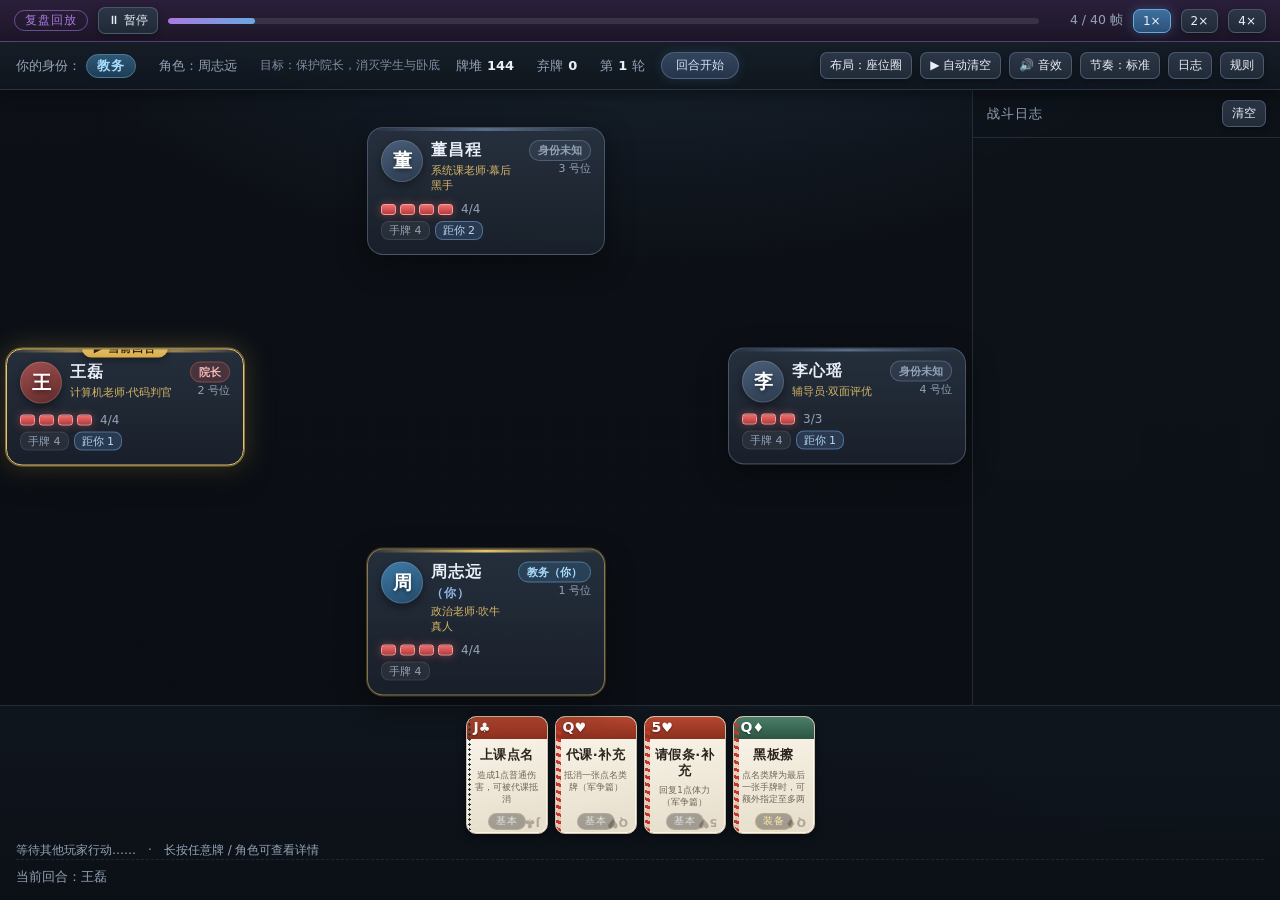
<file: tools/_replay_export_mobile.html>
<!DOCTYPE html>
<html lang="zh-CN">
<head>
<meta charset="UTF-8">
<meta name="viewport" content="width=device-width, initial-scale=1.0, viewport-fit=cover">
<title>东秦杀 · 复盘</title>
<style>

/* ================= 东秦杀：点名册 · 样式 v2 ================= */
:root{
  --bg:#0d1117;
  --bg2:#141b24;
  --panel:rgba(30,39,51,.82);
  --panel2:#26313f;
  --line:rgba(120,140,170,.22);
  --line2:rgba(140,165,200,.35);
  --text:#e9eef7;
  --dim:#93a3b8;
  --gold:#e8c46a;
  --gold2:#b8912f;
  --red:#e05a5a;
  --blue:#5aa8e0;
  --green:#5ac47e;
  --purple:#a97ae0;
  --orange:#e0894a;
  --card-w:82px;
  --card-h:118px;
  --shadow:0 10px 30px rgba(0,0,0,.45);
}
*{box-sizing:border-box;}
html,body{margin:0;padding:0;height:100%;}
body{
  background:
    radial-gradient(1100px 620px at 50% -12%, #1d2a3a 0%, transparent 60%),
    radial-gradient(900px 500px at 100% 110%, #1a2230 0%, transparent 60%),
    linear-gradient(180deg,#0d1117,#0b0f15 70%);
  color:var(--text);
  font-family:"PingFang SC","Microsoft YaHei","Hiragino Sans GB",system-ui,sans-serif;
  font-size:14px;overflow:hidden;
  -webkit-font-smoothing:antialiased;
}
body::before{ /* 细网格纹理 */
  content:"";position:fixed;inset:0;pointer-events:none;opacity:.22;
  background-image:linear-gradient(rgba(120,150,190,.07) 1px,transparent 1px),
                   linear-gradient(90deg,rgba(120,150,190,.07) 1px,transparent 1px);
  background-size:34px 34px;
  mask-image:radial-gradient(circle at 50% 40%,#000 30%,transparent 85%);
}
button{
  font-family:inherit;font-size:13px;color:var(--text);
  background:linear-gradient(180deg,#2b3646,#212a37);
  border:1px solid var(--line2);border-radius:9px;padding:7px 13px;cursor:pointer;
  transition:.14s;box-shadow:0 2px 6px rgba(0,0,0,.3);
}
button:hover{background:linear-gradient(180deg,#37455a,#2a3546);border-color:#5d7a9c;transform:translateY(-1px);}
button:active{transform:translateY(0);}
button:disabled{opacity:.38;cursor:not-allowed;transform:none;}
button.primary{background:linear-gradient(180deg,#4d8fd0,#2f6497);border-color:#6aa8e0;}
button.primary:hover{background:linear-gradient(180deg,#5da0e0,#3873aa);}
button.big{padding:11px 26px;font-size:15px;border-radius:11px;}
button.mini{padding:4px 9px;font-size:12px;border-radius:7px;}
button.on{background:linear-gradient(180deg,#3f6f9e,#2c5279);border-color:#6aa8e0;box-shadow:0 0 12px rgba(90,168,224,.3);}
button.skill{background:linear-gradient(180deg,#564a78,#3d3459);border-color:#8a72c0;}
button.skill:hover{background:linear-gradient(180deg,#685a90,#4a3f6b);}

.screen{display:none;position:absolute;inset:0;}
.screen.active{display:block;}

/* ---------------- 开始界面 ---------------- */
#screen-start{overflow:auto;}
.start-box{max-width:860px;margin:0 auto;padding:52px 24px 60px;position:relative;z-index:1;}
.logo{font-size:52px;margin:0 0 8px;letter-spacing:8px;text-align:center;font-weight:900;
  background:linear-gradient(180deg,#fff3cf,#e8c46a 45%,#a97c22);
  -webkit-background-clip:text;background-clip:text;color:transparent;
  filter:drop-shadow(0 6px 18px rgba(232,196,106,.25));}
.logo span{font-size:26px;letter-spacing:4px;}
.slogan{color:var(--dim);text-align:center;margin:0 0 36px;line-height:1.8;}
.form-row{display:flex;align-items:flex-start;gap:18px;margin-bottom:20px;}
.form-row>label{width:100px;flex:none;color:var(--dim);padding-top:8px;font-size:13px;}
.btn-group{display:flex;gap:9px;flex-wrap:wrap;}
.identity-preview{display:flex;gap:10px;flex-wrap:wrap;padding-top:5px;}
.id-chip{padding:5px 12px;border-radius:20px;font-size:12px;border:1px solid var(--line);background:rgba(255,255,255,.03);}
.id-chip.dean{background:rgba(160,70,70,.22);border-color:#8a4a4a;color:#f0b0b0;}
.id-chip.staff{background:rgba(70,120,160,.22);border-color:#4a7a8a;color:#a0d8e8;}
.id-chip.student{background:rgba(160,140,70,.2);border-color:#8a7a3a;color:#e8d090;}
.id-chip.mole{background:rgba(120,80,160,.22);border-color:#7a4a8a;color:#d0a0e8;}
.start-actions{display:flex;gap:14px;justify-content:center;margin-top:34px;}
.footnote{text-align:center;color:#5a6678;font-size:12px;margin-top:28px;}

/* ---------------- 选角界面 ---------------- */
#screen-role{overflow:auto;}
.role-box{max-width:1120px;margin:0 auto;padding:44px 24px;text-align:center;position:relative;z-index:1;}
.role-box h2{margin:0 0 18px;color:var(--gold);letter-spacing:4px;font-weight:800;}
.identity-card{display:inline-block;padding:12px 30px;border-radius:14px;font-size:17px;margin-bottom:12px;
  border:1px solid;box-shadow:var(--shadow);}
.identity-card.dean{background:linear-gradient(180deg,rgba(150,60,60,.35),rgba(80,30,30,.5));border-color:#9a5a5a;}
.identity-card.staff{background:linear-gradient(180deg,rgba(60,110,150,.35),rgba(30,60,90,.5));border-color:#4a7a8a;}
.identity-card.student{background:linear-gradient(180deg,rgba(150,130,60,.3),rgba(80,70,30,.5));border-color:#8a7a3a;}
.identity-card.mole{background:linear-gradient(180deg,rgba(110,70,150,.35),rgba(60,35,90,.5));border-color:#7a4a8a;}
.identity-card .big-word{font-size:24px;font-weight:900;letter-spacing:8px;}
.identity-card .sub{font-size:12px;color:var(--dim);margin-top:5px;}
.hint{color:var(--dim);margin:8px 0 28px;}
.role-options{display:flex;gap:20px;justify-content:center;flex-wrap:wrap;}
.role-card{
  width:262px;border-radius:16px;padding:16px 16px 18px;cursor:pointer;transition:.18s;text-align:left;
  background:linear-gradient(180deg,rgba(44,54,68,.95),rgba(28,35,45,.95));
  border:1px solid var(--line2);box-shadow:var(--shadow);position:relative;overflow:hidden;
}
.role-card::before{content:"";position:absolute;top:0;left:0;right:0;height:3px;
  background:linear-gradient(90deg,var(--gold),transparent);opacity:.75;}
.role-card:hover{transform:translateY(-8px);border-color:var(--gold);
  box-shadow:0 18px 40px rgba(0,0,0,.55),0 0 0 1px rgba(232,196,106,.35);}
.role-card .rc-name{font-size:20px;font-weight:800;letter-spacing:2px;}
.role-card .rc-title{font-size:12px;color:var(--gold);margin:4px 0 9px;}
.role-card .rc-hp{font-size:13px;color:var(--red);margin-bottom:10px;font-weight:600;}
.role-card .rc-skill{font-size:12px;color:var(--dim);line-height:1.65;margin-bottom:7px;}
.role-card .rc-skill b{color:var(--blue);}

/* ---------------- 顶栏 ---------------- */
#screen-game{display:none;flex-direction:column;height:100%;}
#screen-game.active{display:flex;}
#topbar{
  flex:none;height:48px;display:flex;align-items:center;justify-content:space-between;
  padding:0 16px;gap:12px;
  background:linear-gradient(180deg,rgba(22,30,40,.96),rgba(16,22,30,.96));
  border-bottom:1px solid var(--line);box-shadow:0 4px 16px rgba(0,0,0,.4);z-index:20;
}
.topbar-left{display:flex;gap:16px;align-items:center;font-size:13px;color:var(--dim);flex-wrap:wrap;}
.tb-item b{color:var(--text);}
.tb-item{display:flex;align-items:center;gap:5px;}
#phase-label{padding:4px 14px;border-radius:20px;font-size:12px;color:#cfe2f7;
  background:linear-gradient(180deg,#33455e,#26344a);border:1px solid var(--line2);
  box-shadow:0 0 12px rgba(90,168,224,.18);}
#my-id-banner{color:var(--dim);}
.bid{padding:2px 10px;border-radius:12px;font-weight:800;font-size:13px;letter-spacing:1px;}
.bid.dean{background:linear-gradient(180deg,#7a3a3a,#5a2525);color:#ffc4c4;border:1px solid #a05a5a;}
.bid.staff{background:linear-gradient(180deg,#2f5875,#1e3d55);color:#a8dcff;border:1px solid #4a7a9a;}
.bid.student{background:linear-gradient(180deg,#6d5c2a,#4a3f1c);color:#f0dc9a;border:1px solid #8a7a3a;}
.bid.mole{background:linear-gradient(180deg,#573f75,#3a2850);color:#d9b6f5;border:1px solid #7a4a9a;}
.topbar-right{display:flex;gap:8px;flex:none;}

/* ---------------- 主棋盘 ---------------- */
#board{flex:1;display:flex;min-height:0;}
#opponents{
  flex:1;display:flex;flex-wrap:wrap;gap:16px;padding:12px;align-content:flex-start;
  justify-content:center;overflow:hidden;
}
#sidebar{width:308px;flex:none;background:rgba(14,19,26,.75);border-left:1px solid var(--line);
  display:flex;flex-direction:column;backdrop-filter:blur(6px);}
#sidebar.hide{display:none;}
#sidebar-head{flex:none;display:flex;justify-content:space-between;align-items:center;
  padding:10px 14px;border-bottom:1px solid var(--line);color:var(--dim);font-size:13px;letter-spacing:1px;}
#log{flex:1;overflow:auto;padding:10px 12px;font-size:12.5px;line-height:1.7;}
#log div{margin-bottom:4px;color:var(--dim);border-left:2px solid rgba(120,140,170,.2);padding-left:9px;
  animation:logIn .18s ease;}
@keyframes logIn{from{opacity:0;transform:translateX(-6px);}to{opacity:1;transform:none;}}
#log div.hl{color:#eaf1fb;border-left-color:var(--gold);background:rgba(232,196,106,.06);}
#log div.dmg{color:#f3a8a8;border-left-color:var(--red);}
#log div.heal{color:#a6ecbe;border-left-color:var(--green);}
#log div.sys{color:#9cc4ee;border-left-color:var(--blue);}
#log div.big{color:var(--gold);font-weight:700;border-left-color:var(--gold);
  background:rgba(232,196,106,.08);padding:4px 9px;border-radius:0 6px 6px 0;}

/* ---------------- 座位圈（围圈坐） ---------------- */
#opponents{position:relative;}
.seat-ring{position:absolute;border-radius:50%;pointer-events:none;
  border:1px dashed rgba(140,170,210,.22);
  background:radial-gradient(circle at 50% 50%,rgba(90,140,200,.06),transparent 70%);
  box-shadow:inset 0 0 60px rgba(90,140,200,.06);}
.seat-center{position:absolute;transform:translate(-50%,-50%);pointer-events:none;
  display:flex;flex-direction:column;align-items:center;gap:2px;text-align:center;}
.seat-center span{font-size:12px;letter-spacing:6px;color:rgba(150,180,215,.45);}
.seat-center .sc-sub{font-size:10.5px;letter-spacing:1px;color:rgba(150,180,215,.3);}
.seat-you{position:absolute;transform:translate(-50%,-50%);pointer-events:none;white-space:nowrap;
  font-size:11.5px;letter-spacing:1px;color:var(--gold);
  background:rgba(232,196,106,.12);border:1px solid rgba(232,196,106,.38);
  padding:3px 11px;border-radius:12px;box-shadow:0 0 14px rgba(232,196,106,.18);}
.seated{position:absolute;transform:translate(-50%,-50%);top:0;left:0;}
.fallen-row{position:absolute;left:10px;top:8px;display:flex;gap:7px;align-items:flex-start;
  flex-wrap:wrap;max-width:42%;z-index:1;}
.fallen{transform:scale(.72);transform-origin:left bottom;
  position:relative;opacity:.34;filter:grayscale(.85);pointer-events:auto;}
/* 座位圈三档尺寸：按人数与可用空间自动选择，保证不重叠、不出界 */
#opponents.ring-compact{--card-w:66px;--card-h:96px;}
#opponents.ring-compact .player-panel{width:204px;padding:10px 11px 12px;}
#opponents.ring-compact .pp-avatar{width:34px;height:34px;font-size:15px;}
#opponents.ring-compact .pp-name{font-size:14px;}
#opponents.ring-compact .pp-title{font-size:10px;}
#opponents.ring-compact .pp-tag{font-size:10px;padding:1px 6px;}
#opponents.ring-compact .mini-card{width:34px;height:48px;}
#opponents.ring-compact .mini-card .m-name{font-size:7px;}

#opponents.ring-mini{--card-w:56px;--card-h:84px;}
#opponents.ring-mini .player-panel{width:170px;padding:8px 9px 10px;border-radius:13px;}
#opponents.ring-mini .pp-avatar{width:28px;height:28px;font-size:13px;}
#opponents.ring-mini .pp-name{font-size:12.5px;}
#opponents.ring-mini .pp-title{font-size:9.5px;}
#opponents.ring-mini .pp-seat{font-size:9px;}
#opponents.ring-mini .pp-tag{font-size:9px;padding:0 5px;border-radius:6px;}
#opponents.ring-mini .pp-hp{gap:2px;margin:6px 0 3px;}
#opponents.ring-mini .hp-pip{width:11px;height:8px;}
#opponents.ring-mini .gear-chip{font-size:9.5px;padding:1px 6px;}
#opponents.ring-mini .mini-card{width:28px;height:40px;}
#opponents.ring-mini .mini-card .m-name{display:none;}
#opponents.ring-mini .pp-judge-label{font-size:9px;letter-spacing:1px;}

/* ---------------- 玩家面板 ---------------- */
.player-panel{
  width:238px;border-radius:16px;padding:12px 13px 14px;position:relative;transition:.18s;
  background:linear-gradient(180deg,rgba(40,50,64,.92),rgba(26,33,43,.95));
  border:1px solid var(--line2);box-shadow:var(--shadow);overflow:hidden;
}
.player-panel::before{content:"";position:absolute;top:0;left:0;right:0;height:3px;
  background:linear-gradient(90deg,transparent,rgba(140,170,210,.5),transparent);}
.player-panel.turn{border-color:var(--gold);
  box-shadow:0 0 0 1px rgba(232,196,106,.5),0 0 26px rgba(232,196,106,.25),var(--shadow);}
.player-panel.turn::before{background:linear-gradient(90deg,transparent,var(--gold),transparent);}
.player-panel.dead{opacity:.42;filter:grayscale(.75);}
.player-panel.targetable{cursor:pointer;}
.player-panel.selected{border-color:var(--orange);box-shadow:0 0 0 2px rgba(224,137,74,.5);}
.pp-head{display:flex;justify-content:space-between;align-items:flex-start;gap:8px;}
.pp-avatar{width:42px;height:42px;border-radius:50%;flex:none;display:flex;align-items:center;justify-content:center;
  font-size:19px;font-weight:800;color:#fff;text-shadow:0 2px 4px rgba(0,0,0,.5);
  background:linear-gradient(160deg,#4a5f7a,#2b3a4d);box-shadow:0 3px 10px rgba(0,0,0,.4),inset 0 0 0 1px rgba(255,255,255,.15);}
.pp-avatar.dean{background:linear-gradient(160deg,#a25050,#5e2a2a);}
.pp-avatar.staff{background:linear-gradient(160deg,#3f7ba8,#234a68);}
.pp-avatar.student{background:linear-gradient(160deg,#a08c3f,#5e5122);}
.pp-avatar.mole{background:linear-gradient(160deg,#7b58a8,#412a5e);}
.pp-name{font-size:15.5px;font-weight:800;letter-spacing:1px;}
.pp-seat{font-size:11px;color:var(--dim);}
.pp-title{font-size:11px;color:var(--gold);margin:2px 0 0;opacity:.9;}
.pp-id{font-size:11px;padding:2px 8px;border-radius:10px;display:inline-block;font-weight:600;}
.pp-id.dean{background:rgba(160,70,70,.3);color:#f3b8b8;border:1px solid #8a4a4a;}
.pp-id.hidden{background:rgba(90,110,140,.2);color:#93a3b8;border:1px solid var(--line2);}
.pp-id.revealed-staff{background:rgba(60,120,160,.28);color:#a8dcff;border:1px solid #4a7a9a;}
.pp-id.revealed-student{background:rgba(150,130,60,.28);color:#f0dc9a;border:1px solid #8a7a3a;}
.pp-id.revealed-mole{background:rgba(120,80,160,.3);color:#d9b6f5;border:1px solid #7a4a9a;}
.pp-hp{display:flex;align-items:center;gap:4px;margin:9px 0 5px;flex-wrap:wrap;}
.hp-pip{width:15px;height:11px;border-radius:3px;background:rgba(255,255,255,.09);
  border:1px solid rgba(255,255,255,.14);transition:.2s;}
.hp-pip.on{background:linear-gradient(180deg,#f07070,#b83a3a);border-color:#f0a0a0;
  box-shadow:0 0 8px rgba(224,90,90,.5);}
.hp-pip.on.mole-hp{background:linear-gradient(180deg,#b98ae8,#7a4ab0);border-color:#cfa8f0;box-shadow:0 0 8px rgba(169,122,224,.5);}
.hp-num{font-size:12px;color:var(--dim);margin-left:4px;}
.pp-row{font-size:11px;color:var(--dim);display:flex;gap:5px;flex-wrap:wrap;margin-top:5px;}
.pp-tag{padding:1px 7px;border-radius:8px;background:rgba(255,255,255,.06);border:1px solid var(--line);}
.pp-tag.warn{background:rgba(160,70,70,.24);border-color:#8a4a4a;color:#f0b0b0;}
.pp-tag.good{background:rgba(70,160,100,.22);border-color:#4a8a5a;color:#a0e0b0;}
.pp-gears,.pp-judge{display:flex;gap:5px;flex-wrap:wrap;margin-top:6px;}
.gear-chip{font-size:11px;padding:2px 8px;border-radius:7px;cursor:pointer;
  background:linear-gradient(180deg,rgba(80,110,150,.35),rgba(50,70,100,.35));
  border:1px solid rgba(120,160,200,.4);color:#c6dcf5;}
.gear-chip:hover{border-color:var(--gold);}
.judge-chip{font-size:11px;padding:2px 8px;border-radius:7px;cursor:pointer;
  background:linear-gradient(180deg,rgba(130,90,180,.35),rgba(80,50,120,.35));
  border:1px solid rgba(160,110,210,.45);color:#e3c8f8;}
.judge-chip:hover{border-color:var(--gold);}

/* 通知栏：延时类事件牌以小卡形式贴在角色面板上 */
.pp-judge-wrap{margin-top:9px;padding-top:8px;border-top:1px dashed rgba(160,110,210,.32);}
.pp-judge-label{font-size:10px;color:#b48fe0;letter-spacing:2px;display:block;margin-bottom:6px;}
.pp-judge-cards{display:flex;gap:5px;flex-wrap:wrap;}
.mini-card{width:40px;height:56px;border-radius:6px;position:relative;cursor:pointer;flex:none;
  background:linear-gradient(170deg,#f7f2e6,#ded4bf);border:1px solid #b9ae97;
  box-shadow:0 3px 8px rgba(0,0,0,.45);transition:transform .15s,box-shadow .15s;}
.mini-card:hover{transform:translateY(-4px) scale(1.07);}
.mini-card.red{color:#a4232a;}
.mini-card.black{color:#1d232c;}
.mini-card .m-rank{position:absolute;top:2px;left:4px;font-size:12px;font-weight:900;line-height:1;}
.mini-card .m-suit{position:absolute;top:2px;right:4px;font-size:10px;line-height:1.2;}
.mini-card .m-name{position:absolute;bottom:3px;left:1px;right:1px;text-align:center;font-size:8px;
  line-height:1.15;color:#4a4238;letter-spacing:-.3px;}
.mini-card.next{box-shadow:0 0 0 2px rgba(180,120,230,.85),0 0 14px rgba(180,120,230,.5),0 3px 8px rgba(0,0,0,.45);
  animation:judgePulse 2.1s ease-in-out infinite;}
@keyframes judgePulse{
  0%,100%{box-shadow:0 0 0 2px rgba(180,120,230,.7),0 0 10px rgba(180,120,230,.4),0 3px 8px rgba(0,0,0,.45);}
  50%{box-shadow:0 0 0 2px rgba(205,150,250,1),0 0 20px rgba(180,120,230,.75),0 3px 8px rgba(0,0,0,.45);}}
.pp-tag.dist{background:rgba(90,140,200,.22);border-color:rgba(120,170,230,.5);color:#b8d8f8;}
.pp-tag.out{background:rgba(120,120,140,.16);border-color:rgba(140,140,160,.38);color:#9aa3b2;}
.pp-handcount{position:absolute;right:13px;bottom:11px;font-size:11px;color:var(--dim);
  background:rgba(0,0,0,.25);padding:1px 7px;border-radius:8px;}
.pp-flag{position:absolute;right:10px;top:52px;font-size:11px;}
/* 电脑玩家思考中 */
.player-panel.thinking{border-color:rgba(120,170,230,.6);}
.player-panel.thinking::after{content:'思考中…';position:absolute;right:10px;bottom:8px;
  font-size:11px;letter-spacing:1px;padding:2px 10px;border-radius:10px;pointer-events:none;
  color:#cfe0f5;background:rgba(90,140,200,.25);border:1px solid rgba(120,170,230,.5);
  animation:hintPulse 1.1s ease-in-out infinite;}

/* ---------------- 底部 ---------------- */
#bottom{flex:none;background:linear-gradient(180deg,rgba(16,22,30,.92),rgba(12,17,23,.98));
  border-top:1px solid var(--line);padding:10px 16px 14px;}
#me-area{display:flex;gap:16px;align-items:flex-start;margin-bottom:8px;}
#me-panel{width:252px;flex:none;}
#my-hand-wrap{flex:1;min-width:0;}
#my-hand{display:flex;gap:7px;flex-wrap:wrap;min-height:var(--card-h);align-items:flex-end;}
.hand-hint{font-size:12px;color:var(--dim);margin-top:8px;min-height:17px;}
#actions{display:flex;gap:9px;flex-wrap:wrap;align-items:center;padding-top:8px;
  border-top:1px dashed rgba(120,140,170,.18);}

/* ---------------- 卡牌 ---------------- */
.card{
  width:var(--card-w);height:var(--card-h);border-radius:10px;flex:none;position:relative;
  cursor:pointer;transition:transform .14s,box-shadow .14s,filter .14s;overflow:hidden;
  background:linear-gradient(170deg,#fbf7ec,#e6ddca);color:#241f1a;
  border:1px solid #cdc2a8;user-select:none;
  box-shadow:0 3px 10px rgba(0,0,0,.4),inset 0 0 0 1px rgba(255,255,255,.7);
}
.card .c-band{position:absolute;top:0;left:0;right:0;height:22px;
  background:linear-gradient(180deg,#b4472f,#8c2f1e);}
.card.event .c-band{background:linear-gradient(180deg,#3f6f9e,#2a4c73);}
.card.delayed .c-band{background:linear-gradient(180deg,#6b4a9e,#452e70);}
.card.equip .c-band{background:linear-gradient(180deg,#4a7f6a,#2c5443);}
/* 红/黑的第二通道：纹理。红 = 斜纹，黑 = 点阵。
   只靠颜色的话，红绿色盲玩家分不出"这张是不是红牌"，而判定、
   【学生证】（免疫黑色点名）这些都要用到红黑。纹理是冗余编码，不依赖色觉。 */
.card .c-rb{position:absolute;left:0;top:0;bottom:0;width:5px;border-radius:9px 0 0 9px;pointer-events:none;}
.card.red .c-rb{background-image:repeating-linear-gradient(200deg,#c0392b 0 3px,rgba(192,57,43,.18) 3px 7px);}
.card.black .c-rb{background-image:radial-gradient(#243447 1.3px,transparent 1.4px);background-size:5px 5px;}
.mini-card::after,.exch-thumb::after{content:"";position:absolute;left:0;top:0;bottom:0;width:3px;
  border-radius:6px 0 0 6px;pointer-events:none;}
.mini-card.red::after,.exch-thumb.red::after{
  background-image:repeating-linear-gradient(200deg,#c0392b 0 2px,rgba(192,57,43,.2) 2px 5px);}
.mini-card.black::after,.exch-thumb.black::after{
  background-image:radial-gradient(#243447 1px,transparent 1.1px);background-size:4px 4px;}

.card .c-corner{position:absolute;top:2px;left:7px;font-size:14px;font-weight:900;color:#fff;
  text-shadow:0 1px 2px rgba(0,0,0,.45);line-height:1.15;}
.card .c-corner .suit{font-size:13px;}
.card .c-corner.br{top:auto;left:auto;right:7px;bottom:3px;transform:rotate(180deg);
  color:rgba(70,60,50,.35);text-shadow:none;font-size:11px;}
.card .c-name{font-size:13px;font-weight:800;text-align:center;margin-top:30px;padding:0 4px;
  line-height:1.2;letter-spacing:.5px;color:#2b241d;}
.card .c-desc{font-size:8.6px;color:#6f6656;text-align:center;margin-top:6px;padding:0 7px;
  line-height:1.4;overflow:hidden;max-height:34px;}
.card .c-tip{position:absolute;bottom:1px;left:0;right:0;text-align:center;font-size:8px;
  color:rgba(90,80,70,.0);transition:.2s;}
.card:hover{transform:translateY(-11px);z-index:6;
  box-shadow:0 16px 30px rgba(0,0,0,.55),0 0 0 1px rgba(232,196,106,.55);}
.card:hover .c-tip{color:rgba(90,80,70,.5);}
.card.playable{box-shadow:0 0 0 2px rgba(232,196,106,.85),0 0 16px rgba(232,196,106,.4),0 3px 10px rgba(0,0,0,.4);
  animation:cardPulse 1.9s ease-in-out infinite;}
@keyframes cardPulse{0%,100%{box-shadow:0 0 0 2px rgba(232,196,106,.85),0 0 14px rgba(232,196,106,.35),0 3px 10px rgba(0,0,0,.4);}
  50%{box-shadow:0 0 0 2px rgba(232,196,106,1),0 0 22px rgba(232,196,106,.6),0 3px 10px rgba(0,0,0,.4);}}
.card.dim{filter:grayscale(.6) brightness(.72);}
.card.sel{transform:translateY(-16px);box-shadow:0 0 0 3px var(--gold),0 14px 26px rgba(0,0,0,.55);}
.card.back{background:linear-gradient(160deg,#2c3849,#1a222d);border-color:#3d4a5c;}
.card.big{width:152px;height:216px;border-radius:14px;}
.card.big .c-band{height:36px;}
.card.big .c-corner{font-size:22px;left:11px;top:4px;}
.card.big .c-corner .suit{font-size:20px;}
.card.big .c-name{font-size:19px;margin-top:50px;letter-spacing:2px;}
.card.big .c-desc{font-size:11px;margin-top:12px;max-height:70px;line-height:1.55;padding:0 12px;}
.card.big .c-corner.br{font-size:14px;right:11px;bottom:6px;}
.card.big .c-tip{display:none;}

/* ---------------- 弹窗 ---------------- */
#modal-layer{position:fixed;inset:0;display:none;align-items:center;justify-content:center;
  background:rgba(5,8,12,.76);z-index:120;padding:20px;backdrop-filter:blur(3px);}
#modal-layer.show{display:flex;animation:fadeIn .16s ease;}
@keyframes fadeIn{from{opacity:0;}to{opacity:1;}}
.modal{background:linear-gradient(180deg,rgba(36,45,58,.98),rgba(24,31,41,.99));
  border:1px solid var(--line2);border-radius:16px;max-width:min(1040px,94vw);max-height:88vh;
  overflow:auto;padding:20px 22px;min-width:360px;box-shadow:0 24px 70px rgba(0,0,0,.7);
  animation:modalIn .2s cubic-bezier(.2,.9,.3,1.2);}
@keyframes modalIn{from{opacity:0;transform:translateY(14px) scale(.97);}to{opacity:1;transform:none;}}
.modal h3{margin:0 0 8px;font-size:17px;color:var(--gold);letter-spacing:2px;font-weight:800;}
.modal .m-desc{color:var(--dim);font-size:13px;margin-bottom:14px;line-height:1.7;}
.modal .m-body{margin-bottom:16px;}
.modal .m-actions{display:flex;gap:10px;justify-content:flex-end;flex-wrap:wrap;}
.modal .m-cards{display:flex;gap:9px;flex-wrap:wrap;}
.modal .m-targets{display:flex;gap:9px;flex-wrap:wrap;}
.target-pill{padding:8px 15px;border-radius:10px;font-size:13px;cursor:pointer;transition:.14s;
  background:linear-gradient(180deg,rgba(48,60,76,.9),rgba(32,41,53,.9));border:1px solid var(--line2);}
.target-pill:hover{border-color:var(--green);transform:translateY(-2px);}
.target-pill.sel{background:linear-gradient(180deg,#2f5840,#1e3b2a);border-color:var(--green);
  box-shadow:0 0 12px rgba(90,196,126,.35);}

/* ---------------- 牌面 / 角色详情 ---------------- */
.dt-head{display:flex;gap:16px;align-items:center;margin-bottom:14px;}
.dt-card{flex:none;}
.dt-meta{flex:1;min-width:0;}
.dt-line{font-size:15px;font-weight:700;display:flex;align-items:center;gap:9px;flex-wrap:wrap;}
.dt-line.sub{font-size:12.5px;font-weight:400;color:var(--dim);margin-top:4px;display:block;}
.dt-suit{font-size:12px;padding:2px 9px;border-radius:9px;background:rgba(255,255,255,.08);border:1px solid var(--line);}
.dt-suit.red{color:#f39a9a;border-color:#8a4a4a;background:rgba(160,70,70,.2);}
.dt-suit.black{color:#c8d2e0;border-color:var(--line2);}
.dt-suit.dean{color:#f3b8b8;border-color:#8a4a4a;background:rgba(160,70,70,.22);}
.dt-suit.staff{color:#a8dcff;border-color:#4a7a9a;background:rgba(60,120,160,.22);}
.dt-suit.student{color:#f0dc9a;border-color:#8a7a3a;background:rgba(150,130,60,.22);}
.dt-suit.mole{color:#d9b6f5;border-color:#7a4a9a;background:rgba(120,80,160,.24);}
.dt-avatar{width:56px;height:56px;border-radius:50%;flex:none;display:flex;align-items:center;justify-content:center;
  font-size:24px;font-weight:800;color:#fff;text-shadow:0 2px 5px rgba(0,0,0,.5);
  background:linear-gradient(160deg,#4a5f7a,#2b3a4d);box-shadow:0 4px 12px rgba(0,0,0,.45);}
.dt-avatar.dean{background:linear-gradient(160deg,#a25050,#5e2a2a);}
.dt-avatar.staff{background:linear-gradient(160deg,#3f7ba8,#234a68);}
.dt-avatar.student{background:linear-gradient(160deg,#a08c3f,#5e5122);}
.dt-avatar.mole{background:linear-gradient(160deg,#7b58a8,#412a5e);}
.dt-avatar.unknown{background:linear-gradient(160deg,#3a4657,#232c38);color:#8fa0b5;}
.dt-sec{font-size:12px;color:var(--gold);letter-spacing:2px;margin:16px 0 8px;
  border-bottom:1px solid rgba(232,196,106,.22);padding-bottom:5px;}
.dt-row{display:flex;gap:12px;padding:7px 0;border-bottom:1px dashed rgba(120,140,170,.14);font-size:13px;}
.dt-k{width:74px;flex:none;color:var(--dim);}
.dt-v{flex:1;line-height:1.65;}
.dt-skill{margin-bottom:12px;background:rgba(255,255,255,.03);border:1px solid var(--line);
  border-radius:10px;padding:10px 12px;}
.dt-skill-name{font-size:13.5px;font-weight:700;color:var(--blue);margin-bottom:4px;}
.dt-type{font-size:11px;color:var(--dim);margin-left:8px;font-weight:400;}
.dt-skill-text{font-size:12.5px;line-height:1.7;color:#cfdae8;}

/* ---------------- 联机界面 ---------------- */
#screen-net{overflow:auto;}
.net-box{max-width:560px;margin:0 auto;padding:48px 24px 60px;position:relative;z-index:1;}
.net-box h2{font-size:26px;letter-spacing:4px;margin:0 0 18px;font-weight:800;}
.net-box .hint{font-size:12.5px;color:var(--dim);line-height:1.9;margin:10px 0;}
.net-box .warn-hint{color:var(--orange);}
.net-box .btn-group{margin-bottom:6px;}

/* 房间号：等宽大字，方便照着念给同学听 */
.room-line{display:flex;align-items:center;gap:12px;margin:14px 0 4px;font-size:13px;color:var(--dim);}
.room-code-big{font-family:ui-monospace,Consolas,"Courier New",monospace;
  font-size:34px;font-weight:800;letter-spacing:9px;color:var(--gold);
  text-shadow:0 0 18px rgba(232,196,106,.28);}

.lobby-list{margin:14px 0;display:flex;flex-direction:column;gap:6px;}
.lobby-row{display:flex;align-items:center;gap:8px;padding:9px 13px;
  background:linear-gradient(180deg,rgba(38,49,63,.7),rgba(28,36,48,.7));
  border:1px solid var(--line);border-radius:9px;font-size:13.5px;}
.lobby-name{flex:1;min-width:0;overflow:hidden;text-overflow:ellipsis;white-space:nowrap;}
.lobby-tag{font-size:11.5px;padding:2px 8px;border-radius:20px;
  border:1px solid var(--line2);color:var(--dim);flex:none;}
.lobby-tag.seat{color:var(--blue);border-color:rgba(90,168,224,.5);}
.lobby-tag.host{color:var(--gold);border-color:rgba(232,196,106,.5);}
.lobby-tag.off{color:var(--red);border-color:rgba(224,90,90,.5);}

/* 输入框：整个项目原本一个都没有，这里补上 */
input[type=text]{font-family:inherit;font-size:14px;color:var(--text);
  background:rgba(10,14,20,.6);border:1px solid var(--line2);border-radius:9px;
  padding:9px 13px;width:100%;transition:.14s;outline:none;}
input[type=text]:focus{border-color:#6aa8e0;box-shadow:0 0 12px rgba(90,168,224,.3);}
input[type=text]::placeholder{color:#64748b;}
input.room-code{font-family:ui-monospace,Consolas,"Courier New",monospace;
  font-size:24px;letter-spacing:10px;text-align:center;padding:12px;}

/* ---------------- 结束界面 ---------------- */
#screen-over{overflow:auto;background:rgba(5,8,12,.94);}
.over-box{max-width:800px;margin:0 auto;padding:64px 24px;text-align:center;position:relative;z-index:1;}
.over-box h2{font-size:38px;letter-spacing:6px;margin-bottom:22px;font-weight:900;}
#over-body{font-size:14px;line-height:2;color:var(--text);}
#over-body .ov-line{margin-bottom:5px;}
#over-body .ov-win{color:var(--green);font-weight:700;}
#over-body .ov-sec{margin:20px 0 9px;color:var(--dim);font-size:13px;letter-spacing:3px;}

/* ---- 赛后评分 / MVP ---- */
.ov-mvp{display:inline-flex;align-items:center;gap:14px;margin:18px auto 4px;
  padding:12px 24px;border-radius:14px;
  background:linear-gradient(180deg,rgba(232,196,106,.16),rgba(40,32,14,.5));
  border:2px solid var(--gold);box-shadow:0 0 30px rgba(232,196,106,.25);}
.ov-mvp.me{box-shadow:0 0 44px rgba(232,196,106,.5);}
.ov-mvp .mvp-badge{font-size:13px;font-weight:900;letter-spacing:3px;color:#2a2008;
  background:linear-gradient(180deg,#f0d089,#d8ac48);padding:3px 12px;border-radius:20px;}
.ov-mvp .mvp-who{font-size:19px;font-weight:800;letter-spacing:1px;color:#fff;}
.ov-mvp .mvp-score{font-size:15px;color:var(--gold);font-weight:700;
  font-variant-numeric:tabular-nums;}
.ov-mvp .mvp-you{font-size:13px;color:var(--green);font-weight:700;}

.score-table{width:100%;border-collapse:collapse;font-size:13px;margin-top:4px;}
.score-table th,.score-table td{border:1px solid var(--line);padding:6px 8px;text-align:center;}
.score-table th{background:rgba(120,150,190,.1);color:var(--dim);font-weight:600;font-size:12px;}
.score-table td:nth-child(2),.score-table th:nth-child(2){text-align:left;}
.score-table tr.me{background:rgba(90,168,224,.09);}
.score-table tr.won td{color:#cfe8d8;}
.score-table tr.mvp{background:rgba(232,196,106,.14);}
.score-table tr.mvp td{color:var(--gold);font-weight:700;}
.score-table td.sc{font-size:15px;font-variant-numeric:tabular-nums;}
.score-table td .w{color:var(--green);font-weight:700;}
.score-table td.dean{color:var(--gold);} .score-table td.staff{color:var(--blue);}
.score-table td.mole{color:var(--purple);}
.score-note{margin-top:9px;font-size:11.5px;color:var(--dim);line-height:1.9;}

/* ---------------- Toast ---------------- */
#toast-layer{position:fixed;left:50%;top:70px;transform:translateX(-50%);z-index:200;pointer-events:none;}
.toast{background:linear-gradient(180deg,rgba(28,36,48,.97),rgba(20,26,34,.97));
  border:1px solid var(--line2);border-left:3px solid var(--gold);
  padding:10px 18px;border-radius:10px;margin-bottom:8px;font-size:13.5px;
  animation:toastIn .22s cubic-bezier(.2,.9,.3,1.2);box-shadow:0 10px 30px rgba(0,0,0,.55);max-width:74vw;}
.toast.warn{border-left-color:var(--red);}
.toast.good{border-left-color:var(--green);}
@keyframes toastIn{from{opacity:0;transform:translateY(-12px);}to{opacity:1;transform:none;}}

/* =========================================================
 *  特效层
 * ========================================================= */
#fx-layer{position:fixed;inset:0;pointer-events:none;z-index:130;}
.fx-overlay{position:fixed;inset:0;display:flex;align-items:center;justify-content:center;
  pointer-events:none;z-index:92;background:radial-gradient(circle at 50% 50%,rgba(6,10,16,.55),rgba(4,7,11,.82));
  animation:fadeIn .14s ease;}
.fx-overlay.out{animation:fadeOut .22s ease forwards;}
@keyframes fadeOut{to{opacity:0;}}
/* 点击继续：提示层可点击，游戏在此暂停等待确认 */
.fx-overlay.blocking{pointer-events:auto;cursor:pointer;}
.fx-advance-hint{margin-top:4px;font-size:12px;letter-spacing:3px;color:rgba(200,220,245,.75);
  background:rgba(0,0,0,.35);padding:4px 16px;border-radius:12px;
  border:1px solid rgba(140,170,210,.3);animation:hintPulse 1.6s ease-in-out infinite;}
@keyframes hintPulse{0%,100%{opacity:.55;}50%{opacity:1;}}
.fx-play-wrap{display:flex;flex-direction:column;align-items:center;gap:12px;
  animation:playIn .34s cubic-bezier(.2,.9,.3,1.3);}
@keyframes playIn{from{opacity:0;transform:translateY(26px) scale(.86) rotate(-3deg);}
  to{opacity:1;transform:none;}}
.fx-play-caster{font-size:15px;color:var(--dim);letter-spacing:2px;
  background:rgba(0,0,0,.4);padding:4px 16px;border-radius:20px;border:1px solid var(--line);}
.fx-play-caster b{color:var(--gold);}
.fx-play-card{filter:drop-shadow(0 18px 40px rgba(0,0,0,.75)) drop-shadow(0 0 26px rgba(232,196,106,.35));}
.fx-play-targets{font-size:15px;color:#ffd98a;letter-spacing:1px;font-weight:700;
  text-shadow:0 2px 8px rgba(0,0,0,.8);min-height:20px;}

/* 中央结算卡：牌面 + 名称/点数 + 效果 + 作用对象 */
.fx-cardinfo{display:flex;gap:24px;align-items:center;flex-wrap:wrap;justify-content:center;
  max-width:min(820px,94vw);padding:20px 26px;border-radius:18px;
  background:linear-gradient(180deg,rgba(34,43,56,.97),rgba(20,26,35,.98));
  border:1px solid rgba(232,196,106,.35);
  box-shadow:0 26px 70px rgba(0,0,0,.75),0 0 40px rgba(232,196,106,.12),inset 0 0 0 1px rgba(255,255,255,.04);}
.fx-info-col{flex:1;min-width:260px;max-width:430px;text-align:left;}
.fx-ci-name{font-size:23px;font-weight:900;letter-spacing:2px;color:#f4f8ff;display:flex;align-items:center;gap:10px;}
.fx-ci-suit{font-size:14px;padding:2px 10px;border-radius:10px;letter-spacing:0;
  background:rgba(255,255,255,.08);border:1px solid var(--line2);}
.fx-ci-suit.red{color:#ff9a9a;border-color:#8a4a4a;background:rgba(160,70,70,.22);}
.fx-ci-suit.black{color:#cfd8e6;border-color:var(--line2);}
.fx-ci-type{font-size:12px;color:var(--gold);opacity:.85;margin:5px 0 12px;letter-spacing:1px;}
.fx-ci-row{display:flex;gap:10px;font-size:13.5px;line-height:1.66;margin-bottom:7px;}
.fx-ci-row .k{flex:none;width:62px;color:var(--dim);}
.fx-ci-row .v{flex:1;color:#dde6f2;}
.fx-ci-row .v.hl{color:#ffd98a;font-weight:700;}
.fx-ci-row.lim .v{color:#93a3b8;font-size:12px;line-height:1.6;}
/* ---------------- 新手教学提示卡 ----------------
   它原来是屏幕最顶上一条通栏细边 —— 太容易被当成装饰无视掉。
   现在是一张浮在手牌上方的大卡片：圆角、亮边、外发光、入场动画，外加一个「教学」角标。
   （字号/行高必须在 .tut-text 上重新写一遍：文件下方还有一条给引导弹窗用的
     .tut-text{font-size:13.5px;line-height:2}，那条会直接命中这里的 .tut-text。） */
#tutorial-bar{
  display:flex;align-items:center;gap:12px;flex-wrap:wrap;
  /* 收窄居中：通栏的话文字和按钮之间会空出一大片，看着还是"一条"而不是"一张卡"。
     宽度和手牌区对齐（手牌也是居中排的）。 */
  max-width:860px;margin:0 auto 10px;padding:14px 18px;border-radius:14px;
  background:linear-gradient(180deg,#25455f,#16293b);
  border:1px solid rgba(126,198,255,.8);
  box-shadow:0 0 0 1px rgba(126,198,255,.14), 0 10px 30px rgba(0,0,0,.55),
             0 0 28px rgba(90,168,224,.3);
  font-size:14.5px;line-height:1.75;color:#dce8f6;
  animation:tutIn .3s cubic-bezier(.2,.9,.3,1.25);
}
#tutorial-bar.hide{display:none;}
@keyframes tutIn{from{opacity:0;transform:translateY(12px) scale(.97);}to{opacity:1;transform:none;}}
#tutorial-bar .tut-badge{
  flex:none;padding:3px 11px;border-radius:20px;font-size:12px;font-weight:800;letter-spacing:2px;
  color:#0d1a26;background:linear-gradient(180deg,#93d3ff,#4fa3dd);
  box-shadow:0 0 14px rgba(120,190,255,.55);
}
#tutorial-bar .tut-icon{flex:none;font-size:20px;}
#tutorial-bar .tut-text{flex:1;min-width:0;font-size:14.5px;line-height:1.75;color:#dce8f6;}
#tutorial-bar .tut-text b{color:var(--gold);font-weight:800;}
#tutorial-bar .tut-actions{flex:none;display:flex;gap:8px;margin-left:auto;}
#tutorial-bar button{flex:none;}
button.tut{background:linear-gradient(180deg,#4a7f9e,#2c546f);border-color:#6aa8c8;}
button.tut:hover{background:linear-gradient(180deg,#5a91b0,#356078);}

/* ---------------- 房主掉线条 ---------------- */
#host-gone-bar{display:flex;align-items:center;gap:12px;flex-wrap:wrap;
  padding:8px 14px;background:linear-gradient(180deg,#3a2418,#2a1a12);
  border-bottom:1px solid rgba(224,137,74,.55);font-size:13px;z-index:6;}
#host-gone-bar.hide{display:none;}
#host-gone-bar .hg-text{color:#f0c9a8;flex:1;min-width:0;}

/* ---------------- 复盘回放条 ---------------- */
#replay-bar{display:flex;align-items:center;gap:10px;flex-wrap:wrap;
  padding:7px 14px;background:linear-gradient(180deg,#2a1f3a,#1d1729);
  border-bottom:1px solid rgba(169,122,224,.45);font-size:12.5px;z-index:5;}
#replay-bar.hide{display:none;}
#replay-bar .rb-badge{font-size:11.5px;letter-spacing:1px;padding:2px 10px;border-radius:20px;
  color:var(--purple);border:1px solid rgba(169,122,224,.55);flex:none;}
#replay-bar .rb-track{flex:1;min-width:120px;height:6px;border-radius:4px;
  background:rgba(255,255,255,.1);overflow:hidden;}
#replay-bar #rb-fill{height:100%;width:0;border-radius:4px;
  background:linear-gradient(90deg,#a97ae0,#6aa8e0);transition:width .12s linear;}
#replay-bar .rb-pos{font-variant-numeric:tabular-nums;color:var(--dim);min-width:74px;text-align:right;}

/* ---------------- 弃牌堆查看 ---------------- */
.tb-item.clickable{cursor:pointer;border-radius:7px;padding:2px 7px;transition:.14s;}
.tb-item.clickable:hover{background:rgba(120,150,190,.18);}
.discard-box{max-height:52vh;overflow:auto;display:flex;flex-direction:column;gap:5px;}
.discard-row{display:flex;align-items:center;gap:10px;font-size:13px;
  padding:6px 10px;border-radius:8px;background:rgba(255,255,255,.035);
  border:1px solid var(--line);}
.discard-row .dr-name{font-weight:700;min-width:74px;}
.discard-row .dr-type{font-size:11px;color:var(--dim);flex:none;}
.discard-row .dr-n{font-size:12px;color:var(--gold);min-width:30px;font-variant-numeric:tabular-nums;}
.discard-row .dr-cards{font-size:12px;color:var(--dim);letter-spacing:.5px;
  flex:1;min-width:0;word-break:break-all;}

/* ---------------- 新手引导 ---------------- */
.tut-box{padding:4px 2px;}
.tut-step{font-size:11.5px;color:var(--dim);letter-spacing:2px;margin-bottom:8px;}
.tut-title{font-size:19px;font-weight:800;letter-spacing:2px;margin-bottom:12px;color:var(--gold);}
.tut-text{font-size:13.5px;line-height:2;color:#cfdae8;}
.tut-text b{color:var(--text);}

/* ---------------- 身份轮抽（模式 B）---------------- */
#screen-draft{overflow:auto;}
#screen-draft .role-box{max-width:860px;}
.draft-card{cursor:pointer;}
.draft-card.dean{border-color:rgba(232,196,106,.6);}
.draft-card.dean .rc-name{color:var(--gold);}
.draft-card.mole{border-color:rgba(169,122,224,.55);}
.draft-card.mole .rc-name{color:var(--purple);}
.draft-card.staff{border-color:rgba(90,168,224,.5);}
.draft-card.student{border-color:var(--line2);}
.draft-card:hover{transform:translateY(-3px);}

/* 模式 C：选角色时还不知道身份 */
.identity-card.unknown{background:linear-gradient(180deg,rgba(60,68,84,.9),rgba(34,40,52,.95));
  border-color:var(--line2);}
.identity-card.unknown .big-word{color:var(--dim);letter-spacing:6px;font-size:22px;}

/* 模式 C 的揭晓弹窗 */
.reveal-body{display:flex;justify-content:center;padding:6px 0 2px;}
.reveal-card{text-align:center;padding:22px 30px;border-radius:16px;min-width:230px;
  background:linear-gradient(180deg,rgba(44,54,70,.95),rgba(26,32,42,.98));
  border:2px solid var(--line2);box-shadow:0 0 40px rgba(0,0,0,.5);
  animation:revealPop .35s cubic-bezier(.2,.9,.3,1.25);}
.reveal-card.dean{border-color:var(--gold);box-shadow:0 0 44px rgba(232,196,106,.35);}
.reveal-card.mole{border-color:var(--purple);box-shadow:0 0 44px rgba(169,122,224,.35);}
.reveal-card.staff{border-color:var(--blue);}
@keyframes revealPop{from{opacity:0;transform:scale(.86);}to{opacity:1;transform:none;}}
.reveal-label{font-size:12px;color:var(--dim);letter-spacing:2px;}
.reveal-big{font-size:36px;font-weight:900;letter-spacing:8px;margin:8px 0 6px;}
.reveal-card.dean .reveal-big{color:var(--gold);}
.reveal-card.mole .reveal-big{color:var(--purple);}
.reveal-card.staff .reveal-big{color:var(--blue);}
.reveal-sub{font-size:13px;color:#cfdae8;}
.reveal-desc{font-size:12px;color:var(--dim);margin-top:10px;line-height:1.7;max-width:300px;}

/* =========================================================
 *  UI 改进：目标高亮 / 回合提示 / 思考读秒 / 环形座位 / 快捷语 等
 * ========================================================= */

/* ---- 当前回合更醒目 ---- */
.player-panel.turn{ animation:turnPulse 2.4s ease-in-out infinite; }
@keyframes turnPulse{
  0%,100%{ box-shadow:0 0 0 1px rgba(232,196,106,.5),0 0 18px rgba(232,196,106,.18),var(--shadow); }
  50%    { box-shadow:0 0 0 2px rgba(232,196,106,.85),0 0 34px rgba(232,196,106,.42),var(--shadow); }
}
.pp-turn-ribbon{
  position:absolute;left:50%;top:-11px;transform:translateX(-50%);
  font-size:11px;font-weight:700;letter-spacing:1px;white-space:nowrap;
  padding:2px 12px;border-radius:20px;color:#2a2008;
  background:linear-gradient(180deg,#f0d089,#d8ac48);
  box-shadow:0 2px 8px rgba(0,0,0,.45);pointer-events:none;
}

/* ---- 思考中读秒 ---- */
.pp-think{
  position:absolute;right:10px;bottom:8px;font-size:11px;letter-spacing:.5px;
  padding:2px 10px;border-radius:10px;pointer-events:none;
  color:#cfe0f5;background:rgba(90,140,200,.25);border:1px solid rgba(120,170,230,.5);
  font-variant-numeric:tabular-nums;
}
.player-panel.thinking{ border-color:rgba(120,170,230,.6); }
.player-panel.thinking::after{ content:none; }   /* 字数交给 .pp-think 里的真实元素 */

/* ---- 选目标 ---- */
.player-panel.targetable{
  cursor:pointer;border-color:rgba(90,196,126,.65);
  box-shadow:0 0 0 1px rgba(90,196,126,.4),0 0 20px rgba(90,196,126,.2);
}
.player-panel.targetable:hover{ transform:translateY(-3px); }
.player-panel.selected{
  border-color:var(--orange);
  box-shadow:0 0 0 2px rgba(224,137,74,.7),0 0 26px rgba(224,137,74,.4);
}
#target-bar{
  display:flex;align-items:center;gap:12px;flex-wrap:wrap;
  margin:0 14px 8px;padding:9px 14px;border-radius:12px;
  background:linear-gradient(180deg,rgba(52,66,86,.95),rgba(34,44,58,.95));
  border:1px solid rgba(90,196,126,.5);box-shadow:0 6px 20px rgba(0,0,0,.4);
}
#target-bar.hide{ display:none; }
#target-bar .tb-title{ font-size:13.5px;font-weight:700;color:var(--text); }
#target-bar .tb-count{ font-size:12.5px;color:var(--dim); }
#target-bar .tb-count b{ font-size:15px;color:var(--red);font-variant-numeric:tabular-nums; }
#target-bar .tb-count b.ok{ color:var(--green); }
#target-bar .tb-names{ font-size:12.5px;color:var(--gold); }
#target-bar .tb-hint{ font-size:12px;color:var(--dim);flex:1;min-width:0; }
#target-bar .tb-actions{ display:flex;gap:8px;margin-left:auto;flex-wrap:wrap; }

/* ---- 旁观席信息条 ---- */
#spectator-bar{
  display:flex;align-items:center;gap:16px;flex-wrap:wrap;
  margin:0 14px 8px;padding:10px 16px;border-radius:12px;
  background:linear-gradient(180deg,rgba(40,50,66,.9),rgba(26,33,43,.9));
  border:1px solid var(--line2);font-size:13px;color:var(--dim);
}
#spectator-bar.hide{ display:none; }
#spectator-bar .sp-badge{
  font-size:11.5px;letter-spacing:1px;padding:2px 10px;border-radius:20px;
  color:var(--gold);border:1px solid rgba(232,196,106,.5);
}
#spectator-bar b{ color:var(--text); }
#spectator-bar .sp-hint{ margin-left:auto;font-size:12px;opacity:.8; }

/* ---- 手牌超限提醒 ---- */
.hand-warn{ color:var(--orange);font-weight:700;margin-left:10px; }

/* ---- 牌面类型角标（替代原来每张牌都印的"长按看详情"） ---- */
/* 贴在牌的底边（那里永远是空的）—— 原来放在描述文字高度上会压住说明 */
.c-type{
  position:absolute;left:50%;transform:translateX(-50%);bottom:3px;
  font-size:9.5px;letter-spacing:1px;padding:1px 7px;border-radius:20px;
  color:rgba(240,246,255,.8);background:rgba(0,0,0,.3);
  border:1px solid rgba(255,255,255,.14);pointer-events:none;white-space:nowrap;
}
.card.equip .c-type{ color:#ffe6a8;border-color:rgba(232,196,106,.4); }
.card.event .c-type{ color:#c8b6f0;border-color:rgba(169,122,224,.45); }
.card.delayed .c-type{ color:#f0b6b6;border-color:rgba(224,90,90,.45); }

/* ---- 环形座位（围坐一圈） ---- */
#board-main{ position:relative; }
#opponents.ring{
  position:absolute;inset:0;z-index:2;
  display:block;padding:0;overflow:visible;background:none;
}
#opponents.ring .player-panel{
  position:absolute;width:238px;
  transform:translate(-50%,-50%);
}
#opponents.ring.ring-compact .player-panel{ width:206px; }
#opponents.ring.ring-mini .player-panel{ width:172px; }
#opponents.ring.ring-mini .pp-title{ display:none; }
/* 中央留白：别让面板压住出牌区 */
#board-main.ring #play-area{ padding:15% 22%; }
#board-main.ring #play-stack{ max-height:100%; overflow:auto; }

/* ---- 快捷语 ---- */
.chat-bubble{
  position:absolute;left:50%;top:-6px;transform:translate(-50%,-100%);
  max-width:230px;padding:6px 12px;border-radius:12px;
  font-size:12.5px;line-height:1.45;color:#1b2230;background:#e9eef7;
  border:1px solid rgba(0,0,0,.15);box-shadow:0 6px 18px rgba(0,0,0,.45);
  animation:chatPop .18s cubic-bezier(.2,.9,.3,1.3);pointer-events:none;z-index:6;
}
.chat-bubble::after{
  content:"";position:absolute;left:50%;bottom:-6px;transform:translateX(-50%);
  border:6px solid transparent;border-top-color:#e9eef7;border-bottom:none;
}
@keyframes chatPop{ from{opacity:0;transform:translate(-50%,-90%) scale(.9);} to{opacity:1;} }
.chat-box{ display:flex;flex-direction:column;gap:12px; }
/* 聊天历史：聊天不进战斗日志，所以历史得自己有个地方待着 */
.chat-hist{max-height:32vh;overflow:auto;display:flex;flex-direction:column;gap:5px;
  padding:9px 11px;border-radius:9px;background:rgba(0,0,0,.22);border:1px solid var(--line);}
.chat-hist .ch-line{font-size:12.5px;line-height:1.6;color:#cfdae8;word-break:break-word;}
.chat-hist .ch-line b{color:var(--blue);}
.chat-hist .ch-empty{font-size:12px;color:var(--dim);text-align:center;padding:10px;}
.chat-presets{ display:flex;flex-wrap:wrap;gap:8px; }
.chat-free{ display:flex;gap:8px;align-items:center; }
.chat-free input{ flex:1; }
#log .chat{ color:#cfe0f5; }
#log .chat::before{ content:"💬 "; }

/* ---- 邀请链接 ---- */
.invite-link{
  display:inline-block;margin-top:4px;padding:5px 10px;border-radius:8px;
  font-family:ui-monospace,Consolas,monospace;font-size:12px;
  color:var(--gold);background:rgba(0,0,0,.3);border:1px solid rgba(232,196,106,.3);
  word-break:break-all;user-select:all;
}

@media (max-width:760px){
  .fx-cardinfo{padding:14px;gap:14px;}
  .fx-ci-name{font-size:19px;}
  .fx-info-col{min-width:0;}
}

/* 响应牌提示条 */
.fx-chip{position:fixed;left:50%;top:38%;transform:translate(-50%,-50%);z-index:132;
  display:flex;align-items:center;gap:10px;white-space:nowrap;pointer-events:none;
  padding:11px 24px;border-radius:14px;font-size:15px;
  background:linear-gradient(180deg,rgba(36,46,60,.98),rgba(22,29,39,.98));
  border:1px solid rgba(120,170,230,.5);
  box-shadow:0 16px 44px rgba(0,0,0,.7),0 0 26px rgba(90,168,224,.22);
  animation:chipIn .22s cubic-bezier(.2,.9,.3,1.3);}
.fx-chip.out{animation:chipOut .28s ease forwards;}
@keyframes chipIn{from{opacity:0;transform:translate(-50%,-50%) scale(.9);}to{opacity:1;transform:translate(-50%,-50%);}}
@keyframes chipOut{to{opacity:0;transform:translate(-50%,-62%) scale(.97);}}
.fx-chip b{color:var(--gold);font-size:16px;}
.fx-chip-card{padding:3px 12px;border-radius:9px;font-weight:800;letter-spacing:1px;
  background:rgba(90,168,224,.18);border:1px solid rgba(120,170,230,.55);color:#cfe6ff;}
.fx-chip-card.red{background:rgba(196,80,80,.2);border-color:rgba(220,120,120,.6);color:#ffc8c8;}
.fx-chip-card.black{background:rgba(150,165,190,.16);border-color:rgba(170,185,210,.5);color:#dbe6f5;}
.fx-chip-note{color:#9fe0b8;font-size:13px;letter-spacing:1px;}

.fx-skill{position:absolute;left:50%;top:50%;transform:translate(-50%,-50%);
  font-size:16px;font-weight:900;letter-spacing:2px;color:#ffe9a8;white-space:nowrap;
  max-width:100%;text-align:center;
  text-shadow:0 0 14px rgba(232,196,106,.95),0 2px 8px rgba(0,0,0,.95);
  animation:skillPop 1.4s cubic-bezier(.2,.9,.3,1.3) forwards;pointer-events:none;z-index:10;}
@keyframes skillPop{0%{opacity:0;transform:translate(-50%,-50%) scale(.6);}
  20%{opacity:1;transform:translate(-50%,-50%) scale(1.14);}
  35%{transform:translate(-50%,-50%) scale(1);}
  80%{opacity:1;}100%{opacity:0;transform:translate(-50%,-50%) scale(1.06);}}

.fx-turn{position:fixed;left:50%;top:70px;transform:translateX(-50%);z-index:95;
  padding:12px 34px;border-radius:16px;font-size:19px;letter-spacing:2px;font-weight:700;
  background:linear-gradient(180deg,rgba(40,52,68,.97),rgba(24,31,41,.97));
  border:1px solid rgba(232,196,106,.45);box-shadow:0 14px 40px rgba(0,0,0,.6),0 0 30px rgba(232,196,106,.18);
  animation:turnIn .3s cubic-bezier(.2,.9,.3,1.25);pointer-events:none;}
.fx-turn.out{animation:turnOut .3s ease forwards;}
@keyframes turnIn{from{opacity:0;transform:translateX(-50%) translateY(-22px) scale(.94);}to{opacity:1;transform:translateX(-50%);}}
@keyframes turnOut{to{opacity:0;transform:translateX(-50%) translateY(-16px);}}
.fx-turn-name{color:var(--gold);font-size:21px;font-weight:900;}
.fx-turn-you{margin-left:14px;font-size:13px;color:#8fe0a8;letter-spacing:1px;}

.fx-float{position:absolute;left:50%;top:38%;transform:translateX(-50%);font-size:26px;font-weight:900;
  pointer-events:none;z-index:12;text-shadow:0 2px 10px rgba(0,0,0,.85);
  animation:floatUp 1.2s cubic-bezier(.2,.8,.3,1) forwards;white-space:nowrap;}
.fx-float.dmg{color:#ff7b7b;}
.fx-float.dmg.big{font-size:34px;color:#ff5a5a;}
.fx-float.heal{color:#7bf0a2;}
.fx-float.dodge{font-size:19px;color:#a8d8ff;}
.fx-float.draw{font-size:15px;color:#9fd0ff;}
@keyframes floatUp{0%{opacity:0;transform:translateX(-50%) translateY(10px) scale(.7);}
  20%{opacity:1;transform:translateX(-50%) translateY(-6px) scale(1.15);}
  40%{transform:translateX(-50%) translateY(-10px) scale(1);}
  100%{opacity:0;transform:translateX(-50%) translateY(-52px) scale(1);}}

.player-panel.fx-shake{animation:shake .42s cubic-bezier(.36,.07,.19,.97);}
.player-panel.fx-shake-hard{animation:shakeHard .55s cubic-bezier(.36,.07,.19,.97);
  box-shadow:0 0 0 2px rgba(224,90,90,.6),0 0 26px rgba(224,90,90,.4);}
@keyframes shake{10%,90%{transform:translateX(-2px);}20%,80%{transform:translateX(3px);}
  30%,50%,70%{transform:translateX(-5px);}40%,60%{transform:translateX(5px);}}
@keyframes shakeHard{10%,90%{transform:translateX(-4px) rotate(-.6deg);}20%,80%{transform:translateX(6px) rotate(.6deg);}
  30%,50%,70%{transform:translateX(-9px) rotate(-.9deg);}40%,60%{transform:translateX(9px) rotate(.9deg);}}
/* 圆桌上的面板额外带 translate(-50%,-50%) 定位，震动需保持该位移 */
.seated.fx-shake{animation:shakeSeat .42s cubic-bezier(.36,.07,.19,.97);}
@keyframes shakeSeat{0%,100%{transform:translate(-50%,-50%);}
  10%,90%{transform:translate(-50%,-50%) translateX(-2px);}
  20%,80%{transform:translate(-50%,-50%) translateX(3px);}
  30%,50%,70%{transform:translate(-50%,-50%) translateX(-5px);}
  40%,60%{transform:translate(-50%,-50%) translateX(5px);}}
.seated.fx-shake-hard{animation:shakeSeatHard .55s cubic-bezier(.36,.07,.19,.97);}
@keyframes shakeSeatHard{0%,100%{transform:translate(-50%,-50%);}
  10%,90%{transform:translate(-50%,-50%) translateX(-4px) rotate(-.6deg);}
  20%,80%{transform:translate(-50%,-50%) translateX(6px) rotate(.6deg);}
  30%,50%,70%{transform:translate(-50%,-50%) translateX(-9px) rotate(-.9deg);}
  40%,60%{transform:translate(-50%,-50%) translateX(9px) rotate(.9deg);}}

.fx-info{position:fixed;inset:0;z-index:110;display:flex;align-items:center;justify-content:center;
  padding:20px;background:rgba(5,8,12,.72);pointer-events:auto;backdrop-filter:blur(3px);
  animation:fadeIn .14s ease;}
.fx-info .modal{animation:modalIn .2s cubic-bezier(.2,.9,.3,1.2);}

.fx-flash{position:fixed;inset:0;pointer-events:none;z-index:88;
  background:radial-gradient(circle at 50% 45%,rgba(224,90,90,.34),transparent 62%);
  animation:flashOut .55s ease forwards;}
.fx-flash.dark{background:radial-gradient(circle at 50% 45%,rgba(20,0,30,.55),rgba(0,0,0,.8));}
@keyframes flashOut{from{opacity:1;}to{opacity:0;}}

.fx-judge-box{display:flex;flex-direction:column;align-items:center;gap:10px;
  animation:playIn .3s cubic-bezier(.2,.9,.3,1.3);}
.fx-judge-title{font-size:13px;letter-spacing:10px;color:var(--gold);opacity:.85;}
.fx-judge-src{font-size:13px;color:var(--dim);}
.fx-judge-card{width:104px;height:146px;border-radius:12px;display:flex;align-items:center;justify-content:center;
  gap:6px;font-size:44px;font-weight:900;background:linear-gradient(170deg,#fbf7ec,#e2d8c2);
  box-shadow:0 16px 40px rgba(0,0,0,.7);animation:flipIn .5s cubic-bezier(.2,.9,.3,1.2);}
.fx-judge-color{margin-top:6px;font-size:12px;letter-spacing:3px;font-weight:700;opacity:.85;}
.fx-judge-color.red{color:#ff9a9a;}
.fx-judge-color.black{color:#cfd8e6;}
.fx-judge-card.red{color:#b4232a;}
.fx-judge-card.black{color:#1d232c;}
.fx-judge-card .s{font-size:40px;}
@keyframes flipIn{from{transform:rotateY(90deg) scale(.8);opacity:0;}to{transform:none;opacity:1;}}
.fx-judge-name{font-size:16px;letter-spacing:2px;color:#e9eef7;font-weight:700;}

.fx-death-box{display:flex;flex-direction:column;align-items:center;gap:12px;animation:playIn .4s ease;}
.fx-death-mark{font-size:64px;filter:drop-shadow(0 0 24px rgba(224,90,90,.8));}
.fx-death-name{font-size:26px;font-weight:900;letter-spacing:4px;color:#ffb0b0;}
.fx-death-id{font-size:15px;padding:6px 20px;border-radius:20px;letter-spacing:2px;
  background:rgba(255,255,255,.08);border:1px solid var(--line2);}

/* 滚动条 */
::-webkit-scrollbar{width:9px;height:9px;}
::-webkit-scrollbar-thumb{background:rgba(120,140,170,.35);border-radius:5px;}
::-webkit-scrollbar-thumb:hover{background:rgba(140,165,200,.5);}
::-webkit-scrollbar-track{background:transparent;}

/* =========================================================
 *  v3 布局：横向座位队列（含你自己）+ 屏幕中央出牌区
 * ========================================================= */
#board{display:flex;flex-direction:row;flex:1;min-height:0;}
#board-main{flex:1;display:flex;flex-direction:column;min-width:0;min-height:0;}

#opponents{
  flex:none;display:flex;flex-wrap:wrap;gap:10px;padding:10px 12px 4px;
  justify-content:center;align-items:flex-start;overflow:visible;
}
#opponents .player-panel{width:auto;flex:1 1 188px;min-width:172px;max-width:240px;}
.player-panel.is-me{border-color:rgba(232,196,106,.5);
  box-shadow:0 0 0 1px rgba(232,196,106,.25),var(--shadow);}
.player-panel.is-me::before{background:linear-gradient(90deg,transparent,var(--gold),transparent);}
.row-seat{position:relative;}

/* 中央出牌区：一次连锁中的所有牌都留在这里 */
#play-area{flex:1;display:flex;align-items:center;justify-content:center;padding:4px 14px 10px;min-height:0;}
#play-stack{width:min(780px,96%);max-height:100%;overflow:auto;display:flex;flex-direction:column;gap:8px;
  padding:6px;border-radius:16px;transition:background .25s;}
#play-stack.active{background:radial-gradient(circle at 50% 40%,rgba(90,140,200,.1),transparent 72%);}

.exch-card{display:flex;gap:14px;align-items:flex-start;padding:10px 14px;border-radius:13px;
  background:linear-gradient(180deg,rgba(34,43,56,.96),rgba(22,29,39,.97));
  border:1px solid rgba(232,196,106,.3);box-shadow:0 10px 28px rgba(0,0,0,.45);
  animation:exchIn .28s cubic-bezier(.2,.9,.3,1.2);}
@keyframes exchIn{from{opacity:0;transform:translateY(14px) scale(.94);}to{opacity:1;transform:none;}}
.exch-card.resp{margin-left:46px;padding:8px 12px;border-color:rgba(120,170,230,.45);}
.exch-thumb{width:54px;height:76px;border-radius:8px;flex:none;position:relative;
  background:linear-gradient(170deg,#f7f2e6,#ded4bf);border:1px solid #b9ae97;
  box-shadow:0 3px 9px rgba(0,0,0,.5);}
.exch-card.resp .exch-thumb{width:44px;height:62px;}
.exch-thumb.red{color:#a4232a;}
.exch-thumb.black{color:#1d232c;}
.exch-thumb.gray{color:#dbe6f5;background:linear-gradient(170deg,#5b6a80,#3a4657);border-color:#6b7a90;}
.exch-thumb .t-rank{position:absolute;top:3px;left:5px;font-size:15px;font-weight:900;line-height:1;}
.exch-thumb .t-suit{position:absolute;top:3px;right:5px;font-size:12px;}
.exch-card.resp .exch-thumb .t-rank{font-size:12px;}
.exch-card.resp .exch-thumb .t-suit{font-size:10px;}
.exch-thumb .t-name{position:absolute;bottom:4px;left:2px;right:2px;text-align:center;
  font-size:9.5px;line-height:1.15;color:#4a4238;letter-spacing:-.3px;}
.exch-thumb.gray .t-name{color:#dbe6f5;}
.exch-body{flex:1;min-width:0;}
.exch-head{font-size:13px;color:var(--dim);display:flex;align-items:center;gap:8px;flex-wrap:wrap;}
.exch-head b{color:var(--gold);font-size:14px;}
.exch-name{color:#f2f7ff;font-weight:800;font-size:15px;letter-spacing:1px;}
.exch-suit{font-size:12px;padding:1px 8px;border-radius:9px;
  background:rgba(255,255,255,.08);border:1px solid var(--line2);}
.exch-suit.red{color:#ff9a9a;border-color:#8a4a4a;background:rgba(160,70,70,.22);}
.exch-suit.black{color:#cfd8e6;}
.exch-tag{font-size:11px;padding:1px 8px;border-radius:9px;color:#9fe0b8;
  background:rgba(70,160,100,.18);border:1px solid rgba(90,196,126,.4);}
.exch-line{font-size:12.5px;color:#cdd8e6;margin-top:5px;line-height:1.6;}
.exch-line.tgt{color:#ffd98a;font-weight:700;}
.exch-hint{align-self:center;position:sticky;bottom:0;}

/* 底部：只剩手牌与操作按钮 */
#bottom{display:block;}
#my-hand-wrap{width:100%;}
#my-hand{justify-content:center;}

@media (max-width:1000px){
  #sidebar{width:236px;}
  :root{--card-w:70px;--card-h:100px;}   /* 只影响手牌区；座位圈面板尺寸由三档布局控制 */
  .card .c-desc{display:none;}
}

/* =========================================================
 *  东秦杀：点名册  ·  手机适配层
 *  在桌面样式之后加载，只覆盖与手机相关的部分
 * ========================================================= */

/* 触屏通用：去掉点击高亮与长按菜单，避免"点一下闪蓝" */
*{ -webkit-tap-highlight-color: transparent; }
html,body{ overscroll-behavior:none; }
.player-panel,.card,.mini-card,.gear-chip,.exch-card{ -webkit-touch-callout:none; }
button{ touch-action:manipulation; }
.card,.player-panel,.mini-card{ user-select:none; -webkit-user-select:none; }

/* 触屏设备关闭 hover 抬升，避免"点过之后卡片一直悬着" */
@media (hover:none){
  .card:hover{ transform:none; box-shadow:0 3px 10px rgba(0,0,0,.4),inset 0 0 0 1px rgba(255,255,255,.7); }
  .card:hover .c-tip{ color:transparent; }
  .player-panel:hover,.role-card:hover,.target-pill:hover{ transform:none; }
}

/* ---------------- 手机竖屏 ---------------- */
@media (max-width: 900px){
  :root{
    --card-w:56px; --card-h:80px;
    --shadow:0 6px 16px rgba(0,0,0,.45);
  }
  body{ font-size:13px; }

  /* 顶栏：两行紧凑排布 */
  #topbar{
    height:auto; padding:6px 8px; flex-wrap:wrap; gap:6px;
    align-items:center;
  }
  .topbar-left{ gap:8px; font-size:11px; flex:1 1 100%; justify-content:flex-start; }
  .topbar-right{ gap:5px; flex:1 1 100%; justify-content:flex-start; flex-wrap:wrap; }
  .tb-item{ font-size:11px; }
  #my-id-banner{ font-size:11px; }
  .bid{ font-size:11.5px; padding:1px 7px; }
  #phase-label{ font-size:10.5px; padding:3px 9px; }
  button.mini{ padding:6px 9px; font-size:11.5px; border-radius:8px; }

  /* 教学卡片：窄屏上让正文独占一行。
     不这么做的话角标 + 图标 + 两个按钮会全挤在第一行，正文只剩一百多像素宽，
     被折成四五行短句 —— 反而更难读。第一行放角标和按钮，正文整行铺开。 */
  #tutorial-bar{ padding:12px 14px; gap:8px 10px; font-size:13.5px; border-radius:12px; }
  #tutorial-bar .tut-text{ flex:1 1 100%; order:2; font-size:13.5px; line-height:1.7; }
  #tutorial-bar .tut-actions{ order:1; margin-left:auto; }
  #tutorial-bar .tut-icon{ font-size:17px; }
  #tutorial-bar .tut-badge{ font-size:11px; padding:2px 9px; letter-spacing:1px; }

  /* 棋盘改为纵向：座位条 → 出牌区 */
  #board{ flex-direction:column; }
  #board-main{ flex:1; min-height:0; }

  /* 座位：横向可滑动的紧凑卡条（含你自己） */
  #opponents{
    flex:none; display:flex; flex-wrap:nowrap; gap:8px; padding:8px 10px 4px;
    overflow-x:auto; overflow-y:hidden; justify-content:flex-start;
    scroll-snap-type:x proximity; -webkit-overflow-scrolling:touch;
  }
  #opponents::-webkit-scrollbar{ height:0; }
  #opponents .player-panel{
    width:152px; min-width:152px; max-width:152px; flex:none;
    padding:8px 9px 9px; border-radius:13px; scroll-snap-align:center;
  }
  .pp-avatar{ width:30px; height:30px; font-size:14px; }
  .pp-name{ font-size:13px; letter-spacing:0; }
  .pp-title{ font-size:9.5px; }
  .pp-seat{ font-size:9px; }
  .pp-id{ font-size:9.5px; padding:1px 6px; }
  .pp-hp{ gap:2px; margin:6px 0 3px; }
  .hp-pip{ width:11px; height:8px; }
  .hp-num{ font-size:10px; }
  .pp-row{ font-size:9.5px; gap:4px; }
  .pp-tag{ font-size:9.5px; padding:0 5px; border-radius:6px; }
  .gear-chip{ font-size:9.5px; padding:1px 6px; }
  .mini-card{ width:30px; height:42px; }
  .mini-card .m-rank{ font-size:10px; top:1px; left:3px; }
  .mini-card .m-suit{ font-size:8px; }
  .mini-card .m-name{ font-size:6.5px; bottom:2px; }
  .pp-judge-wrap{ margin-top:6px; padding-top:5px; }
  .pp-judge-label{ font-size:9px; margin-bottom:4px; }

  /* 中央出牌区 */
  #play-area{ padding:2px 8px 6px; }
  #play-stack{ width:100%; gap:6px; padding:2px; }
  .exch-card{ padding:7px 9px; gap:9px; border-radius:11px; }
  .exch-card.resp{ margin-left:20px; padding:6px 8px; }
  .exch-thumb{ width:40px; height:56px; border-radius:6px; }
  .exch-card.resp .exch-thumb{ width:32px; height:45px; }
  .exch-thumb .t-rank{ font-size:12px; top:2px; left:4px; }
  .exch-thumb .t-suit{ font-size:10px; top:2px; right:4px; }
  .exch-thumb .t-name{ font-size:7.5px; bottom:3px; }
  .exch-head{ font-size:11.5px; gap:5px; }
  .exch-head b{ font-size:12.5px; }
  .exch-name{ font-size:13px; }
  .exch-suit,.exch-tag{ font-size:10px; padding:0 6px; }
  .exch-line{ font-size:11.5px; margin-top:3px; line-height:1.5; }

  /* 底部：手牌横滑 + 按钮横滑 */
  #bottom{ padding:6px 8px calc(8px + env(safe-area-inset-bottom)); }
  #my-hand{
    display:flex; flex-wrap:nowrap; overflow-x:auto; overflow-y:visible;
    gap:6px; padding:8px 2px 10px; justify-content:flex-start;
    -webkit-overflow-scrolling:touch; min-height:calc(var(--card-h) + 14px);
  }
  #my-hand::-webkit-scrollbar{ height:0; }
  #my-hand .card{ flex:none; scroll-snap-align:start; }
  .hand-hint{ font-size:10.5px; margin-top:2px; }
  #actions{
    display:flex; flex-wrap:nowrap; overflow-x:auto; gap:6px;
    padding:6px 0 2px; border-top:1px dashed rgba(120,140,170,.18);
    -webkit-overflow-scrolling:touch;
  }
  #actions::-webkit-scrollbar{ height:0; }
  #actions button{ flex:none; padding:9px 13px; font-size:13px; }
  #actions > span{ flex:none; }

  /* 日志：底部抽屉 */
  #sidebar{
    position:fixed; left:0; right:0; bottom:0; top:auto;
    width:auto; height:48vh; z-index:70;
    border-left:none; border-top:1px solid var(--line2);
    border-radius:16px 16px 0 0; box-shadow:0 -12px 40px rgba(0,0,0,.6);
  }
  #sidebar.hide{ display:none; }
  #log{ font-size:12px; padding:8px 12px calc(12px + env(safe-area-inset-bottom)); }

  /* 弹窗：接近全屏，按钮加大便于点按 */
  #modal-layer{ padding:10px; align-items:flex-end; }
  .modal{
    width:100%; min-width:0; max-width:none; max-height:82vh;
    padding:14px 14px 12px; border-radius:16px 16px 12px 12px;
  }
  .modal h3{ font-size:15.5px; }
  .modal .m-desc{ font-size:12px; margin-bottom:10px; }
  .modal .m-body{ margin-bottom:10px; }
  .modal .m-actions{ gap:8px; }
  .modal .m-actions button{ flex:1 1 auto; padding:11px 14px; font-size:14px; }
  .modal .m-cards,.modal .m-targets{ gap:7px; max-height:46vh; overflow:auto; padding:2px; }
  .target-pill{ padding:11px 14px; font-size:13.5px; flex:1 1 46%; }
  .m-cards .card{ --card-w:60px; --card-h:86px; }

  /* 详情浮层 */
  .fx-info{ padding:10px; align-items:flex-end; }
  .fx-info .modal{ max-height:86vh; }
  .dt-head{ gap:10px; }
  .dt-avatar{ width:44px; height:44px; font-size:19px; }
  .dt-card .card{ --card-w:72px; --card-h:102px; }
  .dt-line{ font-size:14px; }
  .dt-row{ font-size:12.5px; padding:6px 0; }
  .dt-k{ width:60px; }
  .dt-skill-text{ font-size:12px; }

  /* 出牌区提示与判定 */
  .fx-judge-card{ width:84px; height:118px; font-size:36px; }
  .fx-judge-card .s{ font-size:32px; }
  .fx-death-name{ font-size:21px; }
  .fx-turn{ top:auto; bottom:24vh; padding:10px 20px; font-size:16px; }
  .fx-turn-name{ font-size:18px; }
  .fx-chip{ font-size:13px; padding:9px 16px; gap:7px; max-width:92vw; white-space:normal; }
  .fx-cardinfo{ padding:12px; gap:12px; }
  .fx-ci-name{ font-size:18px; }

  /* 开始界面 / 选角 */
  .start-box{ padding:26px 16px 40px; }
  .logo{ font-size:34px; letter-spacing:5px; }
  .logo span{ font-size:18px; }
  .slogan{ font-size:12.5px; margin-bottom:22px; }
  .form-row{ flex-direction:column; gap:8px; margin-bottom:14px; }
  .form-row > label{ width:auto; padding-top:0; font-size:12px; }
  .btn-group{ gap:7px; }
  .btn-group button{ padding:9px 12px; font-size:13px; }
  .start-actions{ gap:10px; margin-top:22px; }
  button.big{ padding:13px 22px; font-size:15px; flex:1 1 auto; }
  .role-box{ padding:20px 14px 40px; }
  .role-options{ gap:12px; }
  .role-card{ width:100%; max-width:420px; padding:14px; }
  .identity-card{ padding:10px 18px; }
  .identity-card .big-word{ font-size:20px; }
  .over-box{ padding:34px 16px; }
  .over-box h2{ font-size:26px; }
  #over-body{ font-size:12.5px; line-height:1.9; }

  /* 手机上永远用横滑队列 —— 圆桌在小屏上会挤成一团。
     （layoutMode() 在 <1100px 时本来就默认队列，这里再兜一道底） */
  #opponents.ring{ position:static; inset:auto; display:flex; padding:8px 10px 4px; }
  #opponents.ring .player-panel{ position:static; width:auto; transform:none; }
  #board-main.ring #play-area{ padding:4px 14px 10px; }

  #target-bar{ margin:0 10px 6px; padding:8px 10px; gap:8px; }
  #target-bar .tb-hint{ display:none; }
  #target-bar .tb-actions{ margin-left:0; width:100%; }
  #target-bar .tb-actions button{ flex:1 1 auto; }
  #spectator-bar{ margin:0 10px 6px; gap:10px; font-size:12px; }
  #spectator-bar .sp-hint{ display:none; }
  .chat-bubble{ max-width:170px; font-size:12px; }
  .chat-presets button{ flex:1 1 44%; }

  /* 联机大厅 */
  .net-box{ padding:30px 16px 44px; }
  .net-box h2{ font-size:21px; letter-spacing:3px; }
  .room-line{ font-size:12px; gap:9px; }
  .room-code-big{ font-size:28px; letter-spacing:6px; }
  .lobby-row{ padding:8px 11px; font-size:13px; }
  /* iOS 上字号小于 16px 的输入框一聚焦就会把整页放大 */
  input[type=text]{ font-size:16px; padding:11px 13px; }
  input.room-code{ font-size:22px; letter-spacing:8px; }
}

/* 横屏手机 / 矮窗口：进一步压缩高度 */
@media (max-width: 900px) and (max-height: 560px){
  :root{ --card-w:50px; --card-h:72px; }
  #opponents{ padding:5px 8px 2px; }
  #opponents .player-panel{ width:138px; min-width:138px; max-width:138px; padding:6px 8px; }
  .pp-avatar{ width:24px; height:24px; font-size:12px; }
  .pp-title{ display:none; }
  .mini-card{ width:24px; height:34px; }
  .mini-card .m-name{ display:none; }
  #play-stack{ gap:5px; }
  .exch-card{ padding:6px 8px; }
  .exch-thumb{ width:34px; height:48px; }
  .exch-line{ font-size:11px; }
  #sidebar{ height:60vh; }
  .hand-hint{ display:none; }
}

/* 窄屏（小手机）进一步缩排 */
@media (max-width: 380px){
  #opponents .player-panel{ width:140px; min-width:140px; max-width:140px; }
  .target-pill{ flex:1 1 100%; }
  .exch-card.resp{ margin-left:12px; }
}

  

</style>
</head>
<body>
<div id="app">

  <!-- ============ 开始界面 ============ -->
  <div id="screen-start" class="screen">
    <div class="start-box">
      <h1 class="logo">东秦杀<span>：点名册</span></h1>
      <p class="slogan">早八、点名、代课、查寝、论文查重——在东秦大学，翻开身份牌之前，谁都不要信。</p>

      <div class="form-row">
        <label>玩家人数</label>
        <div class="btn-group" id="pick-count">
          <button data-count="4">4 人</button>
          <button data-count="5" class="on">5 人</button>
          <button data-count="6">6 人</button>
          <button data-count="7">7 人</button>
          <button data-count="8">8 人</button>
        </div>
      </div>

      <div class="form-row">
        <label>身份模式</label>
        <div class="btn-group" id="pick-mode">
          <button data-mode="A" class="on">A 随机身份</button>
          <button data-mode="B">B 自选阵营</button>
          <button data-mode="C">C 半随机</button>
        </div>
      </div>

      <div class="form-row">
        <label>你的选角候选</label>
        <div class="btn-group" id="pick-deal">
          <button data-deal="3" class="on">3 选 1</button>
          <button data-deal="5">5 选 1</button>
          <button data-deal="2">2 选 1</button>
          <button data-deal="8">8 选 1</button>
        </div>
      </div>

      <div class="form-row">
        <label>电脑强度</label>
        <div class="btn-group" id="pick-ai">
          <button data-ai="easy">简单</button>
          <button data-ai="normal" class="on">普通</button>
          <button data-ai="hard">困难</button>
        </div>
      </div>
      <p class="hint ai-hint" id="ai-hint">普通：电脑会做基本的身份推断，攻守均衡。</p>

      <div class="form-row">
        <label>可选规则</label>
        <div class="btn-group" id="pick-opt">
          <button data-opt="protect" class="toggle on">保护轮（第一圈不死）</button>
          <button data-opt="ai" class="toggle on">AI 接管其他玩家</button>
          <button data-opt="fast" class="toggle">快速动画</button>
        </div>
      </div>

      <div class="form-row">
        <label>身份配置预览</label>
        <div id="identity-preview" class="identity-preview"></div>
      </div>

      <div class="start-actions">
        <button id="btn-tutorial" class="tut big">新手教学局</button>
        <button id="btn-start" class="primary big">单机游戏</button>
        <button id="btn-net" class="big">联机对战</button>
        <button id="btn-rules" class="big">规则速查</button>
        <button id="btn-replay" class="big">看复盘</button>
        <input type="file" id="replay-file" accept=".json,application/json" hidden="">
      </div>
      <p class="footnote">所有角色、身份、事件均为虚构游戏设定，请勿对号入座。</p>
    </div>
  </div>

  <!-- ============ 身份轮抽界面（模式 B 自选阵营）============ -->
  <div id="screen-draft" class="screen">
    <div class="role-box">
      <h2>选择你的身份</h2>
      <p class="hint">身份池是公开的，按座位顺序轮流挑；但<b>选完只有你自己知道</b>（院长公开）。</p>
      <div id="draft-note" class="hint deal-note"></div>
      <div id="draft-options" class="role-options"></div>
    </div>
  </div>

  <!-- ============ 选角界面 ============ -->
  <div id="screen-role" class="screen">
    <div class="role-box">
      <h2>选择你的角色</h2>
      <div id="my-identity-card" class="identity-card"></div>
      <p class="hint">角色只提供体力上限与技能，胜负由身份决定。</p>
      <div id="role-options" class="role-options"></div>
    </div>
  </div>

  <!-- ============ 游戏界面 ============ -->
  <div id="screen-game" class="screen active">
    <!-- 房主掉线提示条 -->
    <div id="host-gone-bar" class="hide">
      <span class="hg-text">房主掉线了，这局随时可能停摆</span>
      <button id="hg-take" class="mini">我来接手</button>
      <button id="hg-dismiss" class="mini">先不管</button>
    </div>
    <!-- 复盘回放条（只有回放时出现） -->
    <div id="replay-bar" class="hide">
      <span class="rb-badge">复盘回放</span>
      <button id="rb-toggle" class="mini">⏸ 暂停</button>
      <div class="rb-track"><div id="rb-fill"></div></div>
      <span id="rb-pos" class="rb-pos">0 / 0 帧</span>
      <button id="rb-s1" class="mini on">1×</button>
      <button id="rb-s2" class="mini">2×</button>
      <button id="rb-s4" class="mini">4×</button>
      <button id="rb-exit" class="mini">退出复盘</button>
    </div>
    <header id="topbar">
      <div class="topbar-left">
        <span class="tb-item" id="my-id-banner">你的身份：—</span>
        <span class="tb-item">牌堆 <b id="deck-count">0</b></span>
        <span class="tb-item clickable" id="tb-discard" title="点开看弃牌堆（数牌用）">弃牌 <b id="discard-count">0</b></span>
        <span class="tb-item">第 <b id="round-count">1</b> 轮</span>
        <span class="tb-item" id="phase-label">回合开始</span>
      </div>
      <div class="topbar-right">
        <button id="btn-chat" class="mini" title="快捷语（联机时全场可见）" style="display: none;">💬</button>
        <button id="btn-layout" class="mini" title="座位排列方式">布局：座位圈</button>
        <button id="btn-advance" class="mini" title="中央出牌区何时清空">▶ 自动清空</button>
        <button id="btn-sound" class="mini" title="开关音效">🔊 音效</button>
        <button id="btn-speed" class="mini">节奏：标准</button>
        <button id="btn-log-toggle" class="mini">日志</button>
        <button id="btn-rule-panel" class="mini">规则</button>
      </div>
    </header>

    <main id="board">
      <div id="board-main">
        <!-- 横向座位排列（包含你自己） -->
        <section id="opponents"></section>
        <!-- 屏幕中央出牌区：一次结算连锁中的所有牌都留在这里，整条链结束后清空 -->
        <section id="play-area">
          <div id="play-stack"></div>
        </section>
      </div>
      <aside id="sidebar">
        <div id="sidebar-head">
          <span>战斗日志</span>
          <button id="btn-clear-log" class="mini">清空</button>
        </div>
        <div id="log"></div>
      </aside>
    </main>

    <footer id="bottom">
      <!-- 新手教学提示卡。
           放在**手牌正上方**、做成一张有边框和光晕的大卡片，而不是屏幕最顶上那条细边 ——
           细边太容易被无视，而新手这会儿眼睛正好在手牌这一带。
           #bottom 是 flex:none，所以卡片撑开时被压的是上面的棋盘，手牌不会被挤走。 -->
      <div id="tutorial-bar" class="hide">
        <span class="tut-badge">教学</span>
        <span class="tut-icon">💡</span>
        <span class="tut-text"></span>
        <span class="tut-actions">
          <button id="tut-next" class="mini">知道了</button>
          <button id="tut-exit" class="mini">退出教学</button>
        </span>
      </div>
      <!-- 选目标时的操作条（点棋盘选人，这里出「确定 / 取消 / 列表选择」） -->
      <div id="target-bar" class="hide"></div>
      <!-- 旁观席专用条 -->
      <div id="spectator-bar" class="hide"></div>
      <div id="my-hand-wrap">
        <div id="my-hand"></div>
        <div id="hand-hint" class="hand-hint"></div>
      </div>
      <div id="actions"></div>
    </footer>
  </div>

  <!-- ============ 联机界面（创建/加入/房间等待，内容由 js/net.js 动态生成）============ -->
  <div id="screen-net" class="screen">
    <div class="net-box" id="net-box"></div>
  </div>

  <!-- ============ 弹窗层 ============ -->
  <div id="fx-layer"></div>
  <div id="modal-layer"></div>
  <div id="toast-layer"></div>

  <!-- ============ 结算 / 结束界面 ============ -->
  <div id="screen-over" class="screen">
    <div class="over-box">
      <h2 id="over-title">游戏结束</h2>
      <div id="over-body"></div>
      <div class="start-actions">
        <button id="btn-again" class="primary big">再来一局</button>
        <button id="btn-save-replay" class="big">保存复盘</button>
        <button id="btn-share-replay" class="big">导出分享版</button>
      </div>
    </div>
  </div>

</div>
<script type="application/json" id="replay-data">{"v":1,"type":"dqk-replay","seat":0,"seatCount":4,"startedAt":"2026-10-09T18:49:21.845Z","frames":[{"t":0,"s":{"rev":0,"players":[{"seat":0,"name":"周志远","charId":"R-01","identity":"staff","revealed":false,"hp":4,"maxHp":4,"alive":true,"isHuman":true,"ai":false,"hand":[{"name":"黑板擦","suit":"D","rank":12,"uid":144,"type":"equip","kind":"equip","dmg":"normal","slot":"weapon","range":4,"tag":null,"need":null},{"name":"上课点名","suit":"C","rank":11,"uid":23,"type":"basic","kind":"attack","dmg":"normal","slot":null,"range":0,"tag":null,"need":null},{"name":"代课·补充","suit":"H","rank":12,"uid":76,"type":"basic","kind":"dodge","dmg":"normal","slot":null,"range":0,"tag":null,"need":null},{"name":"请假条·补充","suit":"H","rank":5,"uid":82,"type":"basic","kind":"heal","dmg":"normal","slot":null,"range":0,"tag":null,"need":null}],"equips":{"weapon":null,"armor":null,"mountUp":null,"mountDown":null},"judge":[],"chained":false,"marks":{},"dodgeBan":false,"pointBan":false},{"seat":1,"name":"王磊","charId":"R-02","identity":"dean","revealed":true,"hp":4,"maxHp":4,"alive":true,"isHuman":false,"ai":false,"hand":[{"name":"？","suit":"S","rank":1,"uid":-1,"type":"basic","kind":"none","dmg":"normal","slot":null,"range":0,"tag":null,"need":null,"hidden":true},{"name":"？","suit":"S","rank":1,"uid":-1,"type":"basic","kind":"none","dmg":"normal","slot":null,"range":0,"tag":null,"need":null,"hidden":true},{"name":"？","suit":"S","rank":1,"uid":-1,"type":"basic","kind":"none","dmg":"normal","slot":null,"range":0,"tag":null,"need":null,"hidden":true},{"name":"？","suit":"S","rank":1,"uid":-1,"type":"basic","kind":"none","dmg":"normal","slot":null,"range":0,"tag":null,"need":null,"hidden":true}],"equips":{"weapon":null,"armor":null,"mountUp":null,"mountDown":null},"judge":[],"chained":false,"marks":{},"dodgeBan":false,"pointBan":false},{"seat":2,"name":"董昌程","charId":"R-03","identity":null,"revealed":false,"hp":4,"maxHp":4,"alive":true,"isHuman":false,"ai":false,"hand":[{"name":"？","suit":"S","rank":1,"uid":-1,"type":"basic","kind":"none","dmg":"normal","slot":null,"range":0,"tag":null,"need":null,"hidden":true},{"name":"？","suit":"S","rank":1,"uid":-1,"type":"basic","kind":"none","dmg":"normal","slot":null,"range":0,"tag":null,"need":null,"hidden":true},{"name":"？","suit":"S","rank":1,"uid":-1,"type":"basic","kind":"none","dmg":"normal","slot":null,"range":0,"tag":null,"need":null,"hidden":true},{"name":"？","suit":"S","rank":1,"uid":-1,"type":"basic","kind":"none","dmg":"normal","slot":null,"range":0,"tag":null,"need":null,"hidden":true}],"equips":{"weapon":null,"armor":null,"mountUp":null,"mountDown":null},"judge":[],"chained":false,"marks":{},"dodgeBan":false,"pointBan":false},{"seat":3,"name":"李心瑶","charId":"R-04","identity":null,"revealed":false,"hp":3,"maxHp":3,"alive":true,"isHuman":false,"ai":false,"hand":[{"name":"？","suit":"S","rank":1,"uid":-1,"type":"basic","kind":"none","dmg":"normal","slot":null,"range":0,"tag":null,"need":null,"hidden":true},{"name":"？","suit":"S","rank":1,"uid":-1,"type":"basic","kind":"none","dmg":"normal","slot":null,"range":0,"tag":null,"need":null,"hidden":true},{"name":"？","suit":"S","rank":1,"uid":-1,"type":"basic","kind":"none","dmg":"normal","slot":null,"range":0,"tag":null,"need":null,"hidden":true},{"name":"？","suit":"S","rank":1,"uid":-1,"type":"basic","kind":"none","dmg":"normal","slot":null,"range":0,"tag":null,"need":null,"hidden":true}],"equips":{"weapon":null,"armor":null,"mountUp":null,"mountDown":null},"judge":[],"chained":false,"marks":{},"dodgeBan":false,"pointBan":false}],"turnSeat":1,"round":1,"turnId":0,"over":false,"speed":1.35,"deckCount":144,"discardCount":0,"logStart":0,"log":[],"asking":null},"ev":null},{"t":300,"s":null,"ev":null},{"t":600,"s":null,"ev":[{"k":"floatText","a":[1,"-1","dmg"]}]},{"t":900,"s":null,"ev":null},{"t":1200,"s":{"rev":0,"players":[{"seat":0,"name":"周志远","charId":"R-01","identity":"staff","revealed":false,"hp":4,"maxHp":4,"alive":true,"isHuman":true,"ai":false,"hand":[{"name":"黑板擦","suit":"D","rank":12,"uid":144,"type":"equip","kind":"equip","dmg":"normal","slot":"weapon","range":4,"tag":null,"need":null},{"name":"上课点名","suit":"C","rank":11,"uid":23,"type":"basic","kind":"attack","dmg":"normal","slot":null,"range":0,"tag":null,"need":null},{"name":"代课·补充","suit":"H","rank":12,"uid":76,"type":"basic","kind":"dodge","dmg":"normal","slot":null,"range":0,"tag":null,"need":null},{"name":"请假条·补充","suit":"H","rank":5,"uid":82,"type":"basic","kind":"heal","dmg":"normal","slot":null,"range":0,"tag":null,"need":null}],"equips":{"weapon":null,"armor":null,"mountUp":null,"mountDown":null},"judge":[],"chained":false,"marks":{},"dodgeBan":false,"pointBan":false},{"seat":1,"name":"王磊","charId":"R-02","identity":"dean","revealed":true,"hp":4,"maxHp":4,"alive":true,"isHuman":false,"ai":false,"hand":[{"name":"？","suit":"S","rank":1,"uid":-1,"type":"basic","kind":"none","dmg":"normal","slot":null,"range":0,"tag":null,"need":null,"hidden":true},{"name":"？","suit":"S","rank":1,"uid":-1,"type":"basic","kind":"none","dmg":"normal","slot":null,"range":0,"tag":null,"need":null,"hidden":true},{"name":"？","suit":"S","rank":1,"uid":-1,"type":"basic","kind":"none","dmg":"normal","slot":null,"range":0,"tag":null,"need":null,"hidden":true},{"name":"？","suit":"S","rank":1,"uid":-1,"type":"basic","kind":"none","dmg":"normal","slot":null,"range":0,"tag":null,"need":null,"hidden":true}],"equips":{"weapon":null,"armor":null,"mountUp":null,"mountDown":null},"judge":[],"chained":false,"marks":{},"dodgeBan":false,"pointBan":false},{"seat":2,"name":"董昌程","charId":"R-03","identity":null,"revealed":false,"hp":4,"maxHp":4,"alive":true,"isHuman":false,"ai":false,"hand":[{"name":"？","suit":"S","rank":1,"uid":-1,"type":"basic","kind":"none","dmg":"normal","slot":null,"range":0,"tag":null,"need":null,"hidden":true},{"name":"？","suit":"S","rank":1,"uid":-1,"type":"basic","kind":"none","dmg":"normal","slot":null,"range":0,"tag":null,"need":null,"hidden":true},{"name":"？","suit":"S","rank":1,"uid":-1,"type":"basic","kind":"none","dmg":"normal","slot":null,"range":0,"tag":null,"need":null,"hidden":true},{"name":"？","suit":"S","rank":1,"uid":-1,"type":"basic","kind":"none","dmg":"normal","slot":null,"range":0,"tag":null,"need":null,"hidden":true}],"equips":{"weapon":null,"armor":null,"mountUp":null,"mountDown":null},"judge":[],"chained":false,"marks":{},"dodgeBan":false,"pointBan":false},{"seat":3,"name":"李心瑶","charId":"R-04","identity":null,"revealed":false,"hp":3,"maxHp":3,"alive":true,"isHuman":false,"ai":false,"hand":[{"name":"？","suit":"S","rank":1,"uid":-1,"type":"basic","kind":"none","dmg":"normal","slot":null,"range":0,"tag":null,"need":null,"hidden":true},{"name":"？","suit":"S","rank":1,"uid":-1,"type":"basic","kind":"none","dmg":"normal","slot":null,"range":0,"tag":null,"need":null,"hidden":true},{"name":"？","suit":"S","rank":1,"uid":-1,"type":"basic","kind":"none","dmg":"normal","slot":null,"range":0,"tag":null,"need":null,"hidden":true},{"name":"？","suit":"S","rank":1,"uid":-1,"type":"basic","kind":"none","dmg":"normal","slot":null,"range":0,"tag":null,"need":null,"hidden":true}],"equips":{"weapon":null,"armor":null,"mountUp":null,"mountDown":null},"judge":[],"chained":false,"marks":{},"dodgeBan":false,"pointBan":false}],"turnSeat":1,"round":1,"turnId":0,"over":false,"speed":1.35,"deckCount":144,"discardCount":0,"logStart":0,"log":[],"asking":null},"ev":null},{"t":1500,"s":null,"ev":null},{"t":1800,"s":null,"ev":null},{"t":2100,"s":null,"ev":null},{"t":2400,"s":{"rev":0,"players":[{"seat":0,"name":"周志远","charId":"R-01","identity":"staff","revealed":false,"hp":4,"maxHp":4,"alive":true,"isHuman":true,"ai":false,"hand":[{"name":"黑板擦","suit":"D","rank":12,"uid":144,"type":"equip","kind":"equip","dmg":"normal","slot":"weapon","range":4,"tag":null,"need":null},{"name":"上课点名","suit":"C","rank":11,"uid":23,"type":"basic","kind":"attack","dmg":"normal","slot":null,"range":0,"tag":null,"need":null},{"name":"代课·补充","suit":"H","rank":12,"uid":76,"type":"basic","kind":"dodge","dmg":"normal","slot":null,"range":0,"tag":null,"need":null},{"name":"请假条·补充","suit":"H","rank":5,"uid":82,"type":"basic","kind":"heal","dmg":"normal","slot":null,"range":0,"tag":null,"need":null}],"equips":{"weapon":null,"armor":null,"mountUp":null,"mountDown":null},"judge":[],"chained":false,"marks":{},"dodgeBan":false,"pointBan":false},{"seat":1,"name":"王磊","charId":"R-02","identity":"dean","revealed":true,"hp":4,"maxHp":4,"alive":true,"isHuman":false,"ai":false,"hand":[{"name":"？","suit":"S","rank":1,"uid":-1,"type":"basic","kind":"none","dmg":"normal","slot":null,"range":0,"tag":null,"need":null,"hidden":true},{"name":"？","suit":"S","rank":1,"uid":-1,"type":"basic","kind":"none","dmg":"normal","slot":null,"range":0,"tag":null,"need":null,"hidden":true},{"name":"？","suit":"S","rank":1,"uid":-1,"type":"basic","kind":"none","dmg":"normal","slot":null,"range":0,"tag":null,"need":null,"hidden":true},{"name":"？","suit":"S","rank":1,"uid":-1,"type":"basic","kind":"none","dmg":"normal","slot":null,"range":0,"tag":null,"need":null,"hidden":true}],"equips":{"weapon":null,"armor":null,"mountUp":null,"mountDown":null},"judge":[],"chained":false,"marks":{},"dodgeBan":false,"pointBan":false},{"seat":2,"name":"董昌程","charId":"R-03","identity":null,"revealed":false,"hp":4,"maxHp":4,"alive":true,"isHuman":false,"ai":false,"hand":[{"name":"？","suit":"S","rank":1,"uid":-1,"type":"basic","kind":"none","dmg":"normal","slot":null,"range":0,"tag":null,"need":null,"hidden":true},{"name":"？","suit":"S","rank":1,"uid":-1,"type":"basic","kind":"none","dmg":"normal","slot":null,"range":0,"tag":null,"need":null,"hidden":true},{"name":"？","suit":"S","rank":1,"uid":-1,"type":"basic","kind":"none","dmg":"normal","slot":null,"range":0,"tag":null,"need":null,"hidden":true},{"name":"？","suit":"S","rank":1,"uid":-1,"type":"basic","kind":"none","dmg":"normal","slot":null,"range":0,"tag":null,"need":null,"hidden":true}],"equips":{"weapon":null,"armor":null,"mountUp":null,"mountDown":null},"judge":[],"chained":false,"marks":{},"dodgeBan":false,"pointBan":false},{"seat":3,"name":"李心瑶","charId":"R-04","identity":null,"revealed":false,"hp":3,"maxHp":3,"alive":true,"isHuman":false,"ai":false,"hand":[{"name":"？","suit":"S","rank":1,"uid":-1,"type":"basic","kind":"none","dmg":"normal","slot":null,"range":0,"tag":null,"need":null,"hidden":true},{"name":"？","suit":"S","rank":1,"uid":-1,"type":"basic","kind":"none","dmg":"normal","slot":null,"range":0,"tag":null,"need":null,"hidden":true},{"name":"？","suit":"S","rank":1,"uid":-1,"type":"basic","kind":"none","dmg":"normal","slot":null,"range":0,"tag":null,"need":null,"hidden":true},{"name":"？","suit":"S","rank":1,"uid":-1,"type":"basic","kind":"none","dmg":"normal","slot":null,"range":0,"tag":null,"need":null,"hidden":true}],"equips":{"weapon":null,"armor":null,"mountUp":null,"mountDown":null},"judge":[],"chained":false,"marks":{},"dodgeBan":false,"pointBan":false}],"turnSeat":1,"round":1,"turnId":0,"over":false,"speed":1.35,"deckCount":144,"discardCount":0,"logStart":0,"log":[],"asking":null},"ev":null},{"t":2700,"s":null,"ev":null},{"t":3000,"s":null,"ev":null},{"t":3300,"s":null,"ev":null},{"t":3600,"s":{"rev":0,"players":[{"seat":0,"name":"周志远","charId":"R-01","identity":"staff","revealed":false,"hp":4,"maxHp":4,"alive":true,"isHuman":true,"ai":false,"hand":[{"name":"黑板擦","suit":"D","rank":12,"uid":144,"type":"equip","kind":"equip","dmg":"normal","slot":"weapon","range":4,"tag":null,"need":null},{"name":"上课点名","suit":"C","rank":11,"uid":23,"type":"basic","kind":"attack","dmg":"normal","slot":null,"range":0,"tag":null,"need":null},{"name":"代课·补充","suit":"H","rank":12,"uid":76,"type":"basic","kind":"dodge","dmg":"normal","slot":null,"range":0,"tag":null,"need":null},{"name":"请假条·补充","suit":"H","rank":5,"uid":82,"type":"basic","kind":"heal","dmg":"normal","slot":null,"range":0,"tag":null,"need":null}],"equips":{"weapon":null,"armor":null,"mountUp":null,"mountDown":null},"judge":[],"chained":false,"marks":{},"dodgeBan":false,"pointBan":false},{"seat":1,"name":"王磊","charId":"R-02","identity":"dean","revealed":true,"hp":4,"maxHp":4,"alive":true,"isHuman":false,"ai":false,"hand":[{"name":"？","suit":"S","rank":1,"uid":-1,"type":"basic","kind":"none","dmg":"normal","slot":null,"range":0,"tag":null,"need":null,"hidden":true},{"name":"？","suit":"S","rank":1,"uid":-1,"type":"basic","kind":"none","dmg":"normal","slot":null,"range":0,"tag":null,"need":null,"hidden":true},{"name":"？","suit":"S","rank":1,"uid":-1,"type":"basic","kind":"none","dmg":"normal","slot":null,"range":0,"tag":null,"need":null,"hidden":true},{"name":"？","suit":"S","rank":1,"uid":-1,"type":"basic","kind":"none","dmg":"normal","slot":null,"range":0,"tag":null,"need":null,"hidden":true}],"equips":{"weapon":null,"armor":null,"mountUp":null,"mountDown":null},"judge":[],"chained":false,"marks":{},"dodgeBan":false,"pointBan":false},{"seat":2,"name":"董昌程","charId":"R-03","identity":null,"revealed":false,"hp":4,"maxHp":4,"alive":true,"isHuman":false,"ai":false,"hand":[{"name":"？","suit":"S","rank":1,"uid":-1,"type":"basic","kind":"none","dmg":"normal","slot":null,"range":0,"tag":null,"need":null,"hidden":true},{"name":"？","suit":"S","rank":1,"uid":-1,"type":"basic","kind":"none","dmg":"normal","slot":null,"range":0,"tag":null,"need":null,"hidden":true},{"name":"？","suit":"S","rank":1,"uid":-1,"type":"basic","kind":"none","dmg":"normal","slot":null,"range":0,"tag":null,"need":null,"hidden":true},{"name":"？","suit":"S","rank":1,"uid":-1,"type":"basic","kind":"none","dmg":"normal","slot":null,"range":0,"tag":null,"need":null,"hidden":true}],"equips":{"weapon":null,"armor":null,"mountUp":null,"mountDown":null},"judge":[],"chained":false,"marks":{},"dodgeBan":false,"pointBan":false},{"seat":3,"name":"李心瑶","charId":"R-04","identity":null,"revealed":false,"hp":3,"maxHp":3,"alive":true,"isHuman":false,"ai":false,"hand":[{"name":"？","suit":"S","rank":1,"uid":-1,"type":"basic","kind":"none","dmg":"normal","slot":null,"range":0,"tag":null,"need":null,"hidden":true},{"name":"？","suit":"S","rank":1,"uid":-1,"type":"basic","kind":"none","dmg":"normal","slot":null,"range":0,"tag":null,"need":null,"hidden":true},{"name":"？","suit":"S","rank":1,"uid":-1,"type":"basic","kind":"none","dmg":"normal","slot":null,"range":0,"tag":null,"need":null,"hidden":true},{"name":"？","suit":"S","rank":1,"uid":-1,"type":"basic","kind":"none","dmg":"normal","slot":null,"range":0,"tag":null,"need":null,"hidden":true}],"equips":{"weapon":null,"armor":null,"mountUp":null,"mountDown":null},"judge":[],"chained":false,"marks":{},"dodgeBan":false,"pointBan":false}],"turnSeat":1,"round":1,"turnId":0,"over":false,"speed":1.35,"deckCount":144,"discardCount":0,"logStart":0,"log":[],"asking":null},"ev":null},{"t":3900,"s":null,"ev":null},{"t":4200,"s":null,"ev":null},{"t":4500,"s":null,"ev":null},{"t":4800,"s":{"rev":0,"players":[{"seat":0,"name":"周志远","charId":"R-01","identity":"staff","revealed":false,"hp":4,"maxHp":4,"alive":true,"isHuman":true,"ai":false,"hand":[{"name":"黑板擦","suit":"D","rank":12,"uid":144,"type":"equip","kind":"equip","dmg":"normal","slot":"weapon","range":4,"tag":null,"need":null},{"name":"上课点名","suit":"C","rank":11,"uid":23,"type":"basic","kind":"attack","dmg":"normal","slot":null,"range":0,"tag":null,"need":null},{"name":"代课·补充","suit":"H","rank":12,"uid":76,"type":"basic","kind":"dodge","dmg":"normal","slot":null,"range":0,"tag":null,"need":null},{"name":"请假条·补充","suit":"H","rank":5,"uid":82,"type":"basic","kind":"heal","dmg":"normal","slot":null,"range":0,"tag":null,"need":null}],"equips":{"weapon":null,"armor":null,"mountUp":null,"mountDown":null},"judge":[],"chained":false,"marks":{},"dodgeBan":false,"pointBan":false},{"seat":1,"name":"王磊","charId":"R-02","identity":"dean","revealed":true,"hp":4,"maxHp":4,"alive":true,"isHuman":false,"ai":false,"hand":[{"name":"？","suit":"S","rank":1,"uid":-1,"type":"basic","kind":"none","dmg":"normal","slot":null,"range":0,"tag":null,"need":null,"hidden":true},{"name":"？","suit":"S","rank":1,"uid":-1,"type":"basic","kind":"none","dmg":"normal","slot":null,"range":0,"tag":null,"need":null,"hidden":true},{"name":"？","suit":"S","rank":1,"uid":-1,"type":"basic","kind":"none","dmg":"normal","slot":null,"range":0,"tag":null,"need":null,"hidden":true},{"name":"？","suit":"S","rank":1,"uid":-1,"type":"basic","kind":"none","dmg":"normal","slot":null,"range":0,"tag":null,"need":null,"hidden":true}],"equips":{"weapon":null,"armor":null,"mountUp":null,"mountDown":null},"judge":[],"chained":false,"marks":{},"dodgeBan":false,"pointBan":false},{"seat":2,"name":"董昌程","charId":"R-03","identity":null,"revealed":false,"hp":4,"maxHp":4,"alive":true,"isHuman":false,"ai":false,"hand":[{"name":"？","suit":"S","rank":1,"uid":-1,"type":"basic","kind":"none","dmg":"normal","slot":null,"range":0,"tag":null,"need":null,"hidden":true},{"name":"？","suit":"S","rank":1,"uid":-1,"type":"basic","kind":"none","dmg":"normal","slot":null,"range":0,"tag":null,"need":null,"hidden":true},{"name":"？","suit":"S","rank":1,"uid":-1,"type":"basic","kind":"none","dmg":"normal","slot":null,"range":0,"tag":null,"need":null,"hidden":true},{"name":"？","suit":"S","rank":1,"uid":-1,"type":"basic","kind":"none","dmg":"normal","slot":null,"range":0,"tag":null,"need":null,"hidden":true}],"equips":{"weapon":null,"armor":null,"mountUp":null,"mountDown":null},"judge":[],"chained":false,"marks":{},"dodgeBan":false,"pointBan":false},{"seat":3,"name":"李心瑶","charId":"R-04","identity":null,"revealed":false,"hp":3,"maxHp":3,"alive":true,"isHuman":false,"ai":false,"hand":[{"name":"？","suit":"S","rank":1,"uid":-1,"type":"basic","kind":"none","dmg":"normal","slot":null,"range":0,"tag":null,"need":null,"hidden":true},{"name":"？","suit":"S","rank":1,"uid":-1,"type":"basic","kind":"none","dmg":"normal","slot":null,"range":0,"tag":null,"need":null,"hidden":true},{"name":"？","suit":"S","rank":1,"uid":-1,"type":"basic","kind":"none","dmg":"normal","slot":null,"range":0,"tag":null,"need":null,"hidden":true},{"name":"？","suit":"S","rank":1,"uid":-1,"type":"basic","kind":"none","dmg":"normal","slot":null,"range":0,"tag":null,"need":null,"hidden":true}],"equips":{"weapon":null,"armor":null,"mountUp":null,"mountDown":null},"judge":[],"chained":false,"marks":{},"dodgeBan":false,"pointBan":false}],"turnSeat":1,"round":1,"turnId":0,"over":false,"speed":1.35,"deckCount":144,"discardCount":0,"logStart":0,"log":[],"asking":null},"ev":null},{"t":5100,"s":null,"ev":null},{"t":5400,"s":null,"ev":null},{"t":5700,"s":null,"ev":null},{"t":6000,"s":{"rev":0,"players":[{"seat":0,"name":"周志远","charId":"R-01","identity":"staff","revealed":false,"hp":4,"maxHp":4,"alive":true,"isHuman":true,"ai":false,"hand":[{"name":"黑板擦","suit":"D","rank":12,"uid":144,"type":"equip","kind":"equip","dmg":"normal","slot":"weapon","range":4,"tag":null,"need":null},{"name":"上课点名","suit":"C","rank":11,"uid":23,"type":"basic","kind":"attack","dmg":"normal","slot":null,"range":0,"tag":null,"need":null},{"name":"代课·补充","suit":"H","rank":12,"uid":76,"type":"basic","kind":"dodge","dmg":"normal","slot":null,"range":0,"tag":null,"need":null},{"name":"请假条·补充","suit":"H","rank":5,"uid":82,"type":"basic","kind":"heal","dmg":"normal","slot":null,"range":0,"tag":null,"need":null}],"equips":{"weapon":null,"armor":null,"mountUp":null,"mountDown":null},"judge":[],"chained":false,"marks":{},"dodgeBan":false,"pointBan":false},{"seat":1,"name":"王磊","charId":"R-02","identity":"dean","revealed":true,"hp":4,"maxHp":4,"alive":true,"isHuman":false,"ai":false,"hand":[{"name":"？","suit":"S","rank":1,"uid":-1,"type":"basic","kind":"none","dmg":"normal","slot":null,"range":0,"tag":null,"need":null,"hidden":true},{"name":"？","suit":"S","rank":1,"uid":-1,"type":"basic","kind":"none","dmg":"normal","slot":null,"range":0,"tag":null,"need":null,"hidden":true},{"name":"？","suit":"S","rank":1,"uid":-1,"type":"basic","kind":"none","dmg":"normal","slot":null,"range":0,"tag":null,"need":null,"hidden":true},{"name":"？","suit":"S","rank":1,"uid":-1,"type":"basic","kind":"none","dmg":"normal","slot":null,"range":0,"tag":null,"need":null,"hidden":true}],"equips":{"weapon":null,"armor":null,"mountUp":null,"mountDown":null},"judge":[],"chained":false,"marks":{},"dodgeBan":false,"pointBan":false},{"seat":2,"name":"董昌程","charId":"R-03","identity":null,"revealed":false,"hp":4,"maxHp":4,"alive":true,"isHuman":false,"ai":false,"hand":[{"name":"？","suit":"S","rank":1,"uid":-1,"type":"basic","kind":"none","dmg":"normal","slot":null,"range":0,"tag":null,"need":null,"hidden":true},{"name":"？","suit":"S","rank":1,"uid":-1,"type":"basic","kind":"none","dmg":"normal","slot":null,"range":0,"tag":null,"need":null,"hidden":true},{"name":"？","suit":"S","rank":1,"uid":-1,"type":"basic","kind":"none","dmg":"normal","slot":null,"range":0,"tag":null,"need":null,"hidden":true},{"name":"？","suit":"S","rank":1,"uid":-1,"type":"basic","kind":"none","dmg":"normal","slot":null,"range":0,"tag":null,"need":null,"hidden":true}],"equips":{"weapon":null,"armor":null,"mountUp":null,"mountDown":null},"judge":[],"chained":false,"marks":{},"dodgeBan":false,"pointBan":false},{"seat":3,"name":"李心瑶","charId":"R-04","identity":null,"revealed":false,"hp":3,"maxHp":3,"alive":true,"isHuman":false,"ai":false,"hand":[{"name":"？","suit":"S","rank":1,"uid":-1,"type":"basic","kind":"none","dmg":"normal","slot":null,"range":0,"tag":null,"need":null,"hidden":true},{"name":"？","suit":"S","rank":1,"uid":-1,"type":"basic","kind":"none","dmg":"normal","slot":null,"range":0,"tag":null,"need":null,"hidden":true},{"name":"？","suit":"S","rank":1,"uid":-1,"type":"basic","kind":"none","dmg":"normal","slot":null,"range":0,"tag":null,"need":null,"hidden":true},{"name":"？","suit":"S","rank":1,"uid":-1,"type":"basic","kind":"none","dmg":"normal","slot":null,"range":0,"tag":null,"need":null,"hidden":true}],"equips":{"weapon":null,"armor":null,"mountUp":null,"mountDown":null},"judge":[],"chained":false,"marks":{},"dodgeBan":false,"pointBan":false}],"turnSeat":1,"round":1,"turnId":0,"over":false,"speed":1.35,"deckCount":144,"discardCount":0,"logStart":0,"log":[],"asking":null},"ev":null},{"t":6300,"s":null,"ev":null},{"t":6600,"s":null,"ev":null},{"t":6900,"s":null,"ev":null},{"t":7200,"s":{"rev":0,"players":[{"seat":0,"name":"周志远","charId":"R-01","identity":"staff","revealed":false,"hp":4,"maxHp":4,"alive":true,"isHuman":true,"ai":false,"hand":[{"name":"黑板擦","suit":"D","rank":12,"uid":144,"type":"equip","kind":"equip","dmg":"normal","slot":"weapon","range":4,"tag":null,"need":null},{"name":"上课点名","suit":"C","rank":11,"uid":23,"type":"basic","kind":"attack","dmg":"normal","slot":null,"range":0,"tag":null,"need":null},{"name":"代课·补充","suit":"H","rank":12,"uid":76,"type":"basic","kind":"dodge","dmg":"normal","slot":null,"range":0,"tag":null,"need":null},{"name":"请假条·补充","suit":"H","rank":5,"uid":82,"type":"basic","kind":"heal","dmg":"normal","slot":null,"range":0,"tag":null,"need":null}],"equips":{"weapon":null,"armor":null,"mountUp":null,"mountDown":null},"judge":[],"chained":false,"marks":{},"dodgeBan":false,"pointBan":false},{"seat":1,"name":"王磊","charId":"R-02","identity":"dean","revealed":true,"hp":4,"maxHp":4,"alive":true,"isHuman":false,"ai":false,"hand":[{"name":"？","suit":"S","rank":1,"uid":-1,"type":"basic","kind":"none","dmg":"normal","slot":null,"range":0,"tag":null,"need":null,"hidden":true},{"name":"？","suit":"S","rank":1,"uid":-1,"type":"basic","kind":"none","dmg":"normal","slot":null,"range":0,"tag":null,"need":null,"hidden":true},{"name":"？","suit":"S","rank":1,"uid":-1,"type":"basic","kind":"none","dmg":"normal","slot":null,"range":0,"tag":null,"need":null,"hidden":true},{"name":"？","suit":"S","rank":1,"uid":-1,"type":"basic","kind":"none","dmg":"normal","slot":null,"range":0,"tag":null,"need":null,"hidden":true}],"equips":{"weapon":null,"armor":null,"mountUp":null,"mountDown":null},"judge":[],"chained":false,"marks":{},"dodgeBan":false,"pointBan":false},{"seat":2,"name":"董昌程","charId":"R-03","identity":null,"revealed":false,"hp":4,"maxHp":4,"alive":true,"isHuman":false,"ai":false,"hand":[{"name":"？","suit":"S","rank":1,"uid":-1,"type":"basic","kind":"none","dmg":"normal","slot":null,"range":0,"tag":null,"need":null,"hidden":true},{"name":"？","suit":"S","rank":1,"uid":-1,"type":"basic","kind":"none","dmg":"normal","slot":null,"range":0,"tag":null,"need":null,"hidden":true},{"name":"？","suit":"S","rank":1,"uid":-1,"type":"basic","kind":"none","dmg":"normal","slot":null,"range":0,"tag":null,"need":null,"hidden":true},{"name":"？","suit":"S","rank":1,"uid":-1,"type":"basic","kind":"none","dmg":"normal","slot":null,"range":0,"tag":null,"need":null,"hidden":true}],"equips":{"weapon":null,"armor":null,"mountUp":null,"mountDown":null},"judge":[],"chained":false,"marks":{},"dodgeBan":false,"pointBan":false},{"seat":3,"name":"李心瑶","charId":"R-04","identity":null,"revealed":false,"hp":3,"maxHp":3,"alive":true,"isHuman":false,"ai":false,"hand":[{"name":"？","suit":"S","rank":1,"uid":-1,"type":"basic","kind":"none","dmg":"normal","slot":null,"range":0,"tag":null,"need":null,"hidden":true},{"name":"？","suit":"S","rank":1,"uid":-1,"type":"basic","kind":"none","dmg":"normal","slot":null,"range":0,"tag":null,"need":null,"hidden":true},{"name":"？","suit":"S","rank":1,"uid":-1,"type":"basic","kind":"none","dmg":"normal","slot":null,"range":0,"tag":null,"need":null,"hidden":true},{"name":"？","suit":"S","rank":1,"uid":-1,"type":"basic","kind":"none","dmg":"normal","slot":null,"range":0,"tag":null,"need":null,"hidden":true}],"equips":{"weapon":null,"armor":null,"mountUp":null,"mountDown":null},"judge":[],"chained":false,"marks":{},"dodgeBan":false,"pointBan":false}],"turnSeat":1,"round":1,"turnId":0,"over":false,"speed":1.35,"deckCount":144,"discardCount":0,"logStart":0,"log":[],"asking":null},"ev":null},{"t":7500,"s":null,"ev":null},{"t":7800,"s":null,"ev":null},{"t":8100,"s":null,"ev":null},{"t":8400,"s":{"rev":0,"players":[{"seat":0,"name":"周志远","charId":"R-01","identity":"staff","revealed":false,"hp":4,"maxHp":4,"alive":true,"isHuman":true,"ai":false,"hand":[{"name":"黑板擦","suit":"D","rank":12,"uid":144,"type":"equip","kind":"equip","dmg":"normal","slot":"weapon","range":4,"tag":null,"need":null},{"name":"上课点名","suit":"C","rank":11,"uid":23,"type":"basic","kind":"attack","dmg":"normal","slot":null,"range":0,"tag":null,"need":null},{"name":"代课·补充","suit":"H","rank":12,"uid":76,"type":"basic","kind":"dodge","dmg":"normal","slot":null,"range":0,"tag":null,"need":null},{"name":"请假条·补充","suit":"H","rank":5,"uid":82,"type":"basic","kind":"heal","dmg":"normal","slot":null,"range":0,"tag":null,"need":null}],"equips":{"weapon":null,"armor":null,"mountUp":null,"mountDown":null},"judge":[],"chained":false,"marks":{},"dodgeBan":false,"pointBan":false},{"seat":1,"name":"王磊","charId":"R-02","identity":"dean","revealed":true,"hp":4,"maxHp":4,"alive":true,"isHuman":false,"ai":false,"hand":[{"name":"？","suit":"S","rank":1,"uid":-1,"type":"basic","kind":"none","dmg":"normal","slot":null,"range":0,"tag":null,"need":null,"hidden":true},{"name":"？","suit":"S","rank":1,"uid":-1,"type":"basic","kind":"none","dmg":"normal","slot":null,"range":0,"tag":null,"need":null,"hidden":true},{"name":"？","suit":"S","rank":1,"uid":-1,"type":"basic","kind":"none","dmg":"normal","slot":null,"range":0,"tag":null,"need":null,"hidden":true},{"name":"？","suit":"S","rank":1,"uid":-1,"type":"basic","kind":"none","dmg":"normal","slot":null,"range":0,"tag":null,"need":null,"hidden":true}],"equips":{"weapon":null,"armor":null,"mountUp":null,"mountDown":null},"judge":[],"chained":false,"marks":{},"dodgeBan":false,"pointBan":false},{"seat":2,"name":"董昌程","charId":"R-03","identity":null,"revealed":false,"hp":4,"maxHp":4,"alive":true,"isHuman":false,"ai":false,"hand":[{"name":"？","suit":"S","rank":1,"uid":-1,"type":"basic","kind":"none","dmg":"normal","slot":null,"range":0,"tag":null,"need":null,"hidden":true},{"name":"？","suit":"S","rank":1,"uid":-1,"type":"basic","kind":"none","dmg":"normal","slot":null,"range":0,"tag":null,"need":null,"hidden":true},{"name":"？","suit":"S","rank":1,"uid":-1,"type":"basic","kind":"none","dmg":"normal","slot":null,"range":0,"tag":null,"need":null,"hidden":true},{"name":"？","suit":"S","rank":1,"uid":-1,"type":"basic","kind":"none","dmg":"normal","slot":null,"range":0,"tag":null,"need":null,"hidden":true}],"equips":{"weapon":null,"armor":null,"mountUp":null,"mountDown":null},"judge":[],"chained":false,"marks":{},"dodgeBan":false,"pointBan":false},{"seat":3,"name":"李心瑶","charId":"R-04","identity":null,"revealed":false,"hp":3,"maxHp":3,"alive":true,"isHuman":false,"ai":false,"hand":[{"name":"？","suit":"S","rank":1,"uid":-1,"type":"basic","kind":"none","dmg":"normal","slot":null,"range":0,"tag":null,"need":null,"hidden":true},{"name":"？","suit":"S","rank":1,"uid":-1,"type":"basic","kind":"none","dmg":"normal","slot":null,"range":0,"tag":null,"need":null,"hidden":true},{"name":"？","suit":"S","rank":1,"uid":-1,"type":"basic","kind":"none","dmg":"normal","slot":null,"range":0,"tag":null,"need":null,"hidden":true},{"name":"？","suit":"S","rank":1,"uid":-1,"type":"basic","kind":"none","dmg":"normal","slot":null,"range":0,"tag":null,"need":null,"hidden":true}],"equips":{"weapon":null,"armor":null,"mountUp":null,"mountDown":null},"judge":[],"chained":false,"marks":{},"dodgeBan":false,"pointBan":false}],"turnSeat":1,"round":1,"turnId":0,"over":false,"speed":1.35,"deckCount":144,"discardCount":0,"logStart":0,"log":[],"asking":null},"ev":null},{"t":8700,"s":null,"ev":null},{"t":9000,"s":null,"ev":null},{"t":9300,"s":null,"ev":null},{"t":9600,"s":{"rev":0,"players":[{"seat":0,"name":"周志远","charId":"R-01","identity":"staff","revealed":false,"hp":4,"maxHp":4,"alive":true,"isHuman":true,"ai":false,"hand":[{"name":"黑板擦","suit":"D","rank":12,"uid":144,"type":"equip","kind":"equip","dmg":"normal","slot":"weapon","range":4,"tag":null,"need":null},{"name":"上课点名","suit":"C","rank":11,"uid":23,"type":"basic","kind":"attack","dmg":"normal","slot":null,"range":0,"tag":null,"need":null},{"name":"代课·补充","suit":"H","rank":12,"uid":76,"type":"basic","kind":"dodge","dmg":"normal","slot":null,"range":0,"tag":null,"need":null},{"name":"请假条·补充","suit":"H","rank":5,"uid":82,"type":"basic","kind":"heal","dmg":"normal","slot":null,"range":0,"tag":null,"need":null}],"equips":{"weapon":null,"armor":null,"mountUp":null,"mountDown":null},"judge":[],"chained":false,"marks":{},"dodgeBan":false,"pointBan":false},{"seat":1,"name":"王磊","charId":"R-02","identity":"dean","revealed":true,"hp":4,"maxHp":4,"alive":true,"isHuman":false,"ai":false,"hand":[{"name":"？","suit":"S","rank":1,"uid":-1,"type":"basic","kind":"none","dmg":"normal","slot":null,"range":0,"tag":null,"need":null,"hidden":true},{"name":"？","suit":"S","rank":1,"uid":-1,"type":"basic","kind":"none","dmg":"normal","slot":null,"range":0,"tag":null,"need":null,"hidden":true},{"name":"？","suit":"S","rank":1,"uid":-1,"type":"basic","kind":"none","dmg":"normal","slot":null,"range":0,"tag":null,"need":null,"hidden":true},{"name":"？","suit":"S","rank":1,"uid":-1,"type":"basic","kind":"none","dmg":"normal","slot":null,"range":0,"tag":null,"need":null,"hidden":true}],"equips":{"weapon":null,"armor":null,"mountUp":null,"mountDown":null},"judge":[],"chained":false,"marks":{},"dodgeBan":false,"pointBan":false},{"seat":2,"name":"董昌程","charId":"R-03","identity":null,"revealed":false,"hp":4,"maxHp":4,"alive":true,"isHuman":false,"ai":false,"hand":[{"name":"？","suit":"S","rank":1,"uid":-1,"type":"basic","kind":"none","dmg":"normal","slot":null,"range":0,"tag":null,"need":null,"hidden":true},{"name":"？","suit":"S","rank":1,"uid":-1,"type":"basic","kind":"none","dmg":"normal","slot":null,"range":0,"tag":null,"need":null,"hidden":true},{"name":"？","suit":"S","rank":1,"uid":-1,"type":"basic","kind":"none","dmg":"normal","slot":null,"range":0,"tag":null,"need":null,"hidden":true},{"name":"？","suit":"S","rank":1,"uid":-1,"type":"basic","kind":"none","dmg":"normal","slot":null,"range":0,"tag":null,"need":null,"hidden":true}],"equips":{"weapon":null,"armor":null,"mountUp":null,"mountDown":null},"judge":[],"chained":false,"marks":{},"dodgeBan":false,"pointBan":false},{"seat":3,"name":"李心瑶","charId":"R-04","identity":null,"revealed":false,"hp":3,"maxHp":3,"alive":true,"isHuman":false,"ai":false,"hand":[{"name":"？","suit":"S","rank":1,"uid":-1,"type":"basic","kind":"none","dmg":"normal","slot":null,"range":0,"tag":null,"need":null,"hidden":true},{"name":"？","suit":"S","rank":1,"uid":-1,"type":"basic","kind":"none","dmg":"normal","slot":null,"range":0,"tag":null,"need":null,"hidden":true},{"name":"？","suit":"S","rank":1,"uid":-1,"type":"basic","kind":"none","dmg":"normal","slot":null,"range":0,"tag":null,"need":null,"hidden":true},{"name":"？","suit":"S","rank":1,"uid":-1,"type":"basic","kind":"none","dmg":"normal","slot":null,"range":0,"tag":null,"need":null,"hidden":true}],"equips":{"weapon":null,"armor":null,"mountUp":null,"mountDown":null},"judge":[],"chained":false,"marks":{},"dodgeBan":false,"pointBan":false}],"turnSeat":1,"round":1,"turnId":0,"over":false,"speed":1.35,"deckCount":144,"discardCount":0,"logStart":0,"log":[],"asking":null},"ev":null},{"t":9900,"s":null,"ev":null},{"t":10200,"s":null,"ev":null},{"t":10500,"s":null,"ev":null},{"t":10800,"s":{"rev":0,"players":[{"seat":0,"name":"周志远","charId":"R-01","identity":"staff","revealed":false,"hp":4,"maxHp":4,"alive":true,"isHuman":true,"ai":false,"hand":[{"name":"黑板擦","suit":"D","rank":12,"uid":144,"type":"equip","kind":"equip","dmg":"normal","slot":"weapon","range":4,"tag":null,"need":null},{"name":"上课点名","suit":"C","rank":11,"uid":23,"type":"basic","kind":"attack","dmg":"normal","slot":null,"range":0,"tag":null,"need":null},{"name":"代课·补充","suit":"H","rank":12,"uid":76,"type":"basic","kind":"dodge","dmg":"normal","slot":null,"range":0,"tag":null,"need":null},{"name":"请假条·补充","suit":"H","rank":5,"uid":82,"type":"basic","kind":"heal","dmg":"normal","slot":null,"range":0,"tag":null,"need":null}],"equips":{"weapon":null,"armor":null,"mountUp":null,"mountDown":null},"judge":[],"chained":false,"marks":{},"dodgeBan":false,"pointBan":false},{"seat":1,"name":"王磊","charId":"R-02","identity":"dean","revealed":true,"hp":4,"maxHp":4,"alive":true,"isHuman":false,"ai":false,"hand":[{"name":"？","suit":"S","rank":1,"uid":-1,"type":"basic","kind":"none","dmg":"normal","slot":null,"range":0,"tag":null,"need":null,"hidden":true},{"name":"？","suit":"S","rank":1,"uid":-1,"type":"basic","kind":"none","dmg":"normal","slot":null,"range":0,"tag":null,"need":null,"hidden":true},{"name":"？","suit":"S","rank":1,"uid":-1,"type":"basic","kind":"none","dmg":"normal","slot":null,"range":0,"tag":null,"need":null,"hidden":true},{"name":"？","suit":"S","rank":1,"uid":-1,"type":"basic","kind":"none","dmg":"normal","slot":null,"range":0,"tag":null,"need":null,"hidden":true}],"equips":{"weapon":null,"armor":null,"mountUp":null,"mountDown":null},"judge":[],"chained":false,"marks":{},"dodgeBan":false,"pointBan":false},{"seat":2,"name":"董昌程","charId":"R-03","identity":null,"revealed":false,"hp":4,"maxHp":4,"alive":true,"isHuman":false,"ai":false,"hand":[{"name":"？","suit":"S","rank":1,"uid":-1,"type":"basic","kind":"none","dmg":"normal","slot":null,"range":0,"tag":null,"need":null,"hidden":true},{"name":"？","suit":"S","rank":1,"uid":-1,"type":"basic","kind":"none","dmg":"normal","slot":null,"range":0,"tag":null,"need":null,"hidden":true},{"name":"？","suit":"S","rank":1,"uid":-1,"type":"basic","kind":"none","dmg":"normal","slot":null,"range":0,"tag":null,"need":null,"hidden":true},{"name":"？","suit":"S","rank":1,"uid":-1,"type":"basic","kind":"none","dmg":"normal","slot":null,"range":0,"tag":null,"need":null,"hidden":true}],"equips":{"weapon":null,"armor":null,"mountUp":null,"mountDown":null},"judge":[],"chained":false,"marks":{},"dodgeBan":false,"pointBan":false},{"seat":3,"name":"李心瑶","charId":"R-04","identity":null,"revealed":false,"hp":3,"maxHp":3,"alive":true,"isHuman":false,"ai":false,"hand":[{"name":"？","suit":"S","rank":1,"uid":-1,"type":"basic","kind":"none","dmg":"normal","slot":null,"range":0,"tag":null,"need":null,"hidden":true},{"name":"？","suit":"S","rank":1,"uid":-1,"type":"basic","kind":"none","dmg":"normal","slot":null,"range":0,"tag":null,"need":null,"hidden":true},{"name":"？","suit":"S","rank":1,"uid":-1,"type":"basic","kind":"none","dmg":"normal","slot":null,"range":0,"tag":null,"need":null,"hidden":true},{"name":"？","suit":"S","rank":1,"uid":-1,"type":"basic","kind":"none","dmg":"normal","slot":null,"range":0,"tag":null,"need":null,"hidden":true}],"equips":{"weapon":null,"armor":null,"mountUp":null,"mountDown":null},"judge":[],"chained":false,"marks":{},"dodgeBan":false,"pointBan":false}],"turnSeat":1,"round":1,"turnId":0,"over":false,"speed":1.35,"deckCount":144,"discardCount":0,"logStart":0,"log":[],"asking":null},"ev":null},{"t":11100,"s":null,"ev":null},{"t":11400,"s":null,"ev":null},{"t":11700,"s":null,"ev":null}]}</script>
<script>/* ===== ai.js ===== */
/* ===== ai.js ===== */
/* =========================================================
 *  东秦杀：点名册  ·  AI 决策
 *  启发式评分 + 简易身份推断（行为记忆）
 * ========================================================= */
(function(){
'use strict';
const D = window.GameData;
const CARDS = D.CARDS;

/* ---------------- 牌力评分（用于弃牌 / 选牌） ---------------- */
function cardValue(c, me){
  const k = CARDS[c.name].kind;
  let v = 50;
  if (k === 'heal') v = 92;
  if (k === 'dodge') v = 82;
  if (k === 'buff') v = 72;
  if (c.name === '辅导员签字') v = 78;
  if (c.name === '上课点名') v = 62;
  if (c.name === '公开处刑' || c.name === '雷同警告') v = 66;
  if (c.type === 'equip'){
    v = 52;
    if (me){
      if (c.slot === 'weapon' && !me.equips.weapon) v = 80;
      else if (c.slot === 'weapon' && CARDS[c.name].range > (CARDS[me.equips.weapon.name].range||1)) v = 74;
      if (c.slot === 'armor' && !me.equips.armor) v = 76;
      // +1 / −1 坐骑是两个独立栏位，各自判空
      if ((c.slot === 'mountUp' || c.slot === 'mountDown') && !me.equips[c.slot]) v = 62;
      if (me.equips.weapon && me.equips.weapon.name === c.name) v = 30;
      else if (me.equips.armor && me.equips.armor.name === c.name) v = 30;
      else if (me.equips[c.slot] && me.equips[c.slot].name === c.name) v = 30;
    }
  }
  if (c.type === 'delayed') v = 46;
  return v;
}

/* ---------------- 电脑强度 ----------------
 * 三档**只调参数，不换决策逻辑**：
 *   noise     评分里的随机项幅度。越大越常做出"次优选择"。
 *   inference 身份推断的权重。0.35 = 只看出个大概，1.7 = 精算。
 *   mistake   出牌阶段"低级错误"的概率：跳过最优解，甚至直接过。
 *   blunder   响应窗口"漏时机"的概率：该打代课/辅导员签字时没打。
 *
 * 注意"不打自己人"**不随难度变化**（见下面的 threat 包装）——
 * 那是基本能力，不是难度；简单档要是会打队友就成了"坏掉"而不是"简单"。
 */
const LEVELS = {
  easy:   { key:'easy',   name:'简单', noise:46, inference:0.35, mistake:0.30, blunder:0.22 },
  normal: { key:'normal', name:'普通', noise:10, inference:1.00, mistake:0.07, blunder:0.05 },
  hard:   { key:'hard',   name:'困难', noise:3,  inference:1.70, mistake:0.00, blunder:0.00 }
};
let aiLevel = 'normal';
function lv(){ return LEVELS[aiLevel] || LEVELS.normal; }
function setLevel(k){ aiLevel = LEVELS[k] ? k : 'normal'; return aiLevel; }
/** 评分用的随机项（幅度由难度决定） */
function J(){ return Math.random() * lv().noise; }

/* ---------------- 简易身份推断 ---------------- */
function aliveCount(id){ return G.players.filter(p => p.alive && p.identity === id).length; }

/** 仇恨度：越高越想打他（-100 = 绝对不打） */
function threatRaw(ai, t){
  if (t === ai || !t.alive) return -100;
  const me = ai.identity, him = t.identity;
  const known = t.revealed || him === 'dean';   // 死亡揭示 / 院长公开
  const harm = (G.harmLog || []).filter(h => h.s === t.seat);

  if (me === 'dean' || me === 'staff'){
    if (him === 'dean') return -100;
    if (known && (him === 'staff')) return -80;
    if (known && (him === 'student' || him === 'mole')) return 100;
    let s = 26;
    // 打过院长 → 更像学生
    const dean = G.players.find(p => p.identity === 'dean');
    harm.forEach(h => {
      const victim = G.players.find(p => p.seat === h.t);
      if (victim && (victim.identity === 'dean' || (victim.revealed && victim.identity === 'staff'))) s += 34;
      else s += 6;
    });
    // 曾救援院长 → 更像教务（救援记录由 engine.js 写进 G.rescueLog）
    // 注：这里原本读的是 ai._memo.rescue，而 _memo 全项目**只读不写**，
    // 所以这个分支从来没生效过。改成读全局的公开记录。
    if (G.rescueLog && G.rescueLog[t.seat]) s -= 40;
    return Math.max(0, Math.min(100, s));
  }
  if (me === 'student'){
    if (him === 'dean') return 100;
    if (known && him === 'student') return -90;
    if (known && him === 'staff') return 74;
    if (known && him === 'mole') return 62;
    let s = 22;
    harm.forEach(h => {
      const victim = G.players.find(p => p.seat === h.t);
      if (victim && victim.identity === 'dean') s += 26;
      if (victim && victim.identity === 'student' && victim.revealed) s -= 10;
    });
    return Math.max(0, Math.min(100, s));
  }
  // 卧底：先维持平衡，再收尾
  const stu = aliveCount('student'), sta = aliveCount('staff') + 1;
  if (him === 'dean'){
    return (stu >= 2) ? 96 : 40;
  }
  if (known && him === 'student') return (stu > sta) ? 70 : -60;
  if (known && him === 'staff') return (sta > stu) ? 70 : -60;
  return 30;
}
/**
 * 对外用的威胁度：按难度缩放"身份推断"的强度。
 * 已知队友（raw <= -60，比如院方对公开的院长、对已揭示的同阵营）**不缩放** ——
 * "不打自己人"是基本能力，不该随难度变化。
 */
function threat(ai, t){
  const raw = threatRaw(ai, t);
  const w = lv().inference;
  if (w === 1 || raw <= -60) return raw;
  return Math.round(raw * w);
}
function isFriend(ai, t){ return threat(ai, t) < -20; }

/* ---------------- 选择目标 ---------------- */
function pickBestTarget(ai, cands){
  let best = null, bestScore = -999;
  for (const t of cands){
    const s = threat(ai, t) + J() * 1.8 - (t.hp <= 1 ? 6 : 0);
    if (s > bestScore){ bestScore = s; best = t; }
  }
  return best;
}

/* ---------------- 出牌阶段决策 ---------------- */
function scoreCard(ai, card, targets){
  const meta = CARDS[card.name];
  const k = meta.kind;
  const t = targets && targets[0];
  const th = t ? threat(ai, t) : 0;
  const best = (list) => list.reduce((m,x)=>Math.max(m, threat(ai,x)), -999);
  switch (k){
    case 'attack': {
      let s = 70 + th * 0.35;
      if (card.name === '上课点名' && ai.marks && ai.marks.buff) s += 18;
      if (card.name === '公开处刑' && t && t.chained) s += 25;
      if (card.name === '雷同警告' && t && t.chained) s += 20;
      if (t && t.hp <= 1) s += 22;
      return s;
    }
    case 'heal':      return ai.hp < ai.maxHp ? (ai.hp <= 1 ? 140 : 86) : -1;
    case 'buff':      return ai.hand.some(c => D.ATTACK_CARDS.includes(c.name)) ? 74 : 34;
    case 'dodge':     return -1;
    case 'draw2':     return 96;
    case 'harvest':   return 92;
    case 'massHeal': {
      let mineWound = 0, foeWound = 0;
      for (const p of G.players){
        if (!p.alive) continue;
        const w = p.maxHp - p.hp;
        if (threat(ai, p) < 0) mineWound += w; else foeWound += w;
      }
      return mineWound > foeWound ? 78 : 20;
    }
    case 'aoeAttack': {
      const others = G.players.filter(p => p.alive && p !== ai);
      const foes = others.filter(p => threat(ai, p) > 45).length;
      return foes >= 2 ? 88 : (foes === 1 ? 46 : 12);
    }
    case 'dismantle': return t ? 62 + (t.hand.length + countEquips(t)) * 5 + th * 0.15 : -1;
    case 'snatch':    return t ? 76 + th * 0.2 : -1;
    case 'duel':      return t ? (t.hand.length <= 1 ? 92 : 54) + th * 0.2 : -1;
    case 'relay':     return t && t.equips.weapon ? 70 + th * 0.2 : -1;
    case 'fireTalk':  return t && ai.hand.some(c => t.hand.length && c.suit) ? 68 + th * 0.15 : 40;
    case 'chain': {
      const foes = (targets || []).filter(p => threat(ai, p) > 45).length;
      const fire = ai.hand.some(c => CARDS[c.name].dmg === 'fire' || c.name === '公开处刑');
      return fire && foes >= 1 ? 66 : 26;
    }
    case 'delayPlay': return t ? 66 + th * 0.3 : -1;
    case 'delayDraw': return t ? 62 + th * 0.3 : -1;
    case 'lightning': return 34;
    case 'equip': {
      const cur = ai.equips[card.slot];
      if (!cur) return card.slot === 'weapon' ? 88 : 74;
      if (card.slot === 'weapon' && CARDS[card.name].range > CARDS[cur.name].range) return 80;
      if (card.name === '点名册') return 86;
      return 18;
    }
    case 'nullify': return -1;
  }
  return 30;
}
function countEquips(p){ return D.EQUIP_SLOTS.filter(k => p.equips[k]).length; }

function scoreSkill(ai, skill, targets){
  const t = targets && targets[0];
  const th = t ? threat(ai, t) : 0;
  const wounded = G.players.filter(p => p.alive && p.hp < p.maxHp && threat(ai, p) < 0).length;
  switch (skill.name){
    case '吹牛':  return ai.hand.length < 6 ? 84 : 46;
    case '挂科':  return 96 + th * 0.2;
    case '系统':  return t ? 80 + t.hand.length * 4 + th * 0.15 : -1;
    case '窃听':  return t ? 80 + t.hand.length * 4 + th * 0.15 : -1;
    case '奉承':  return ai.hand.length >= 2 ? 72 : 30;
    case '施压':  return 98 + th * 0.2;
    case '解密':  return t ? 78 + th * 0.15 : -1;
    case '概率':  return 76;
    case '共情':  return ai.hp < ai.maxHp ? 88 : (wounded ? 52 : -1);
    case '透析':  return (ai.hand.length + countEquips(ai) >= 4 && wounded) ? 60 : -1;
    case '垂钓':  return ai.hand.length >= 2 ? 80 : -1;
    case '冲锋':  return 100 + th * 0.25;
    case '龙吟':  return t ? 66 + th * 0.2 : -1;
    case '氪金':  return (ai.hand.length + countEquips(ai) >= 4) ? (ai.equips.weapon ? 44 : 74) : -1;
    case '划水':  return 20;
    case '查寝':  return t ? 70 : -1;
    case '侃山':  return 58;
    case '撒娇':  return t && t.hand.length ? 40 : -1;
    case '治愈':  return (ai.hp < ai.maxHp - 1 || wounded) ? 70 : -1;
    case '鸽王':  return 52 + th * 0.2;
  }
  return 20;
}

/* ---------------- 主决策入口 ---------------- */
async function decide(req){
  const me = req.player;
  switch (req.kind){
    case 'playPhase': return decidePlay(me, req);
    case 'choice':    return decideChoice(me, req);
    case 'selectCards': return decideSelectCards(me, req);
    case 'selectTargets': {
      const cands = req.targets || [];
      const best = pickBestTarget(me, cands);
      return { targets: [best].filter(Boolean) };
    }
    case 'selectOption': {
      // 【吹牛】宣言：优先选数量最多的牌名
      const opts = req.options || [];
      const pref = ['上课点名', '代课', '请假条', '通报批评', '小组连坐'];
      let chosen = opts[0];
      for (const p of pref){ const o = opts.find(x => x.key === p); if (o){ chosen = o; break; } }
      return { option: chosen ? chosen.key : (opts[0] && opts[0].key) };
    }
  }
  return {};
}

function decidePlay(me, req){
  const acts = [];
  for (const item of req.playable){
    const card = item.card;
    const meta = CARDS[card.name];
    const targets = window.Engine.validTargets(me, card);
    if (!targets.length && !['aoeAttack','massHeal','harvest','draw2'].includes(meta.kind)){
      if (meta.kind !== 'equip') continue;
    }
    let chosen = null;
    if (meta.kind === 'equip' || meta.kind === 'draw2' || meta.kind === 'harvest' || meta.kind === 'massHeal' || meta.kind === 'lightning'){
      chosen = [];
    } else if (meta.kind === 'aoeAttack'){
      chosen = [];
    } else if (meta.kind === 'chain'){
      const foes = targets.filter(t => t !== me && threat(me, t) > 40);
      chosen = foes.slice(0, 2);
    } else if (meta.kind === 'heal' || meta.kind === 'buff'){
      chosen = [me];
    } else {
      const best = pickBestTarget(me, targets.filter(t => threat(me, t) > -20));
      if (!best) continue;
      chosen = [best];
    }
    const lenBonus = card.type === 'delayed' ? -8 : 0;
    acts.push({ action:{ type:'card', card, targets: chosen }, score: scoreCard(me, card, chosen) + lenBonus + J() });
  }
  // 武器转化技：电风扇 / 粉笔
  for (const s of req.skills){
    if (!s.eqSkill) continue;
    let cost = [], asName, dmg = 'normal', suit = 'C', rank = 8;
    if (s.name === '电风扇·转化'){
      const c = me.hand.find(x => x.name === '上课点名');
      if (!c) continue;
      cost = [c]; asName = '公开处刑'; dmg = 'fire'; suit = c.suit; rank = c.rank;
    } else {
      if (me.hand.length < 2) continue;
      const sorted = me.hand.slice().sort((a,b) => cardValue(a, me) - cardValue(b, me));
      cost = [sorted[0], sorted[1]]; asName = '上课点名'; dmg = 'normal'; suit = sorted[0].suit; rank = sorted[0].rank;
    }
    const fake = { name: asName, kind:'attack' };
    const tg = window.Engine.validTargets(me, fake).filter(t => threat(me, t) > -20);
    if (!tg.length) continue;
    const best = pickBestTarget(me, tg);
    acts.push({ action:{ type:'virtual', cost, asName, dmg, suit, rank, targets:[best] },
      score: 72 + threat(me, best) * 0.3 + J() * 0.8 });
  }
  // 普通技能
  for (const s of req.skills){
    if (s.eqSkill) continue;
    const targets = window.Engine.skillTargets(me, s);
    if (!targets.length) continue;
    let chosen = [];
    if (s.needTarget){
      if (s.healOnly || s.includeSelf){
        const worse = targets.filter(t => t.hp < t.maxHp);
        const pool = worse.length ? worse : targets;
        chosen = [pickBestTarget(me, pool.filter(t => threat(me, t) < 60))];
      } else {
        const pool = targets.filter(t => threat(me, t) > -20);
        if (!pool.length) continue;
        chosen = [pickBestTarget(me, pool)];
      }
      chosen = chosen.filter(Boolean);
      if (!chosen.length) continue;
    }
    acts.push({ action:{ type:'skill', skill:s, targets: chosen }, score: scoreSkill(me, s, chosen) + J() * 0.8 });
  }
  if (!acts.length) return { action:{ type:'end' } };
  acts.sort((a,b) => b.score - a.score);

  // 难度：简单档偶尔"低级失误" —— 一半概率干脆结束阶段，一半概率
  // 从前几个候选里随便挑一个（而不是分最高的那个）。
  // 这是新手最典型的两类失误，比"随机乱打"更像真人。
  const L = lv();
  if (L.mistake > 0 && Math.random() < L.mistake){
    if (Math.random() < 0.5) return { action:{ type:'end' } };
    return acts[Math.floor(Math.random() * Math.min(acts.length, 4))];
  }

  const top = acts[0];
  if (top.score < 34) return { action:{ type:'end' } };
  return top;
}

function decideChoice(me, req){
  const opts = (req.options || []).map(o => o.key);
  const ol = (req.options || []);
  const label = ol.map(o => o.label).join('|');
  const prompt = req.prompt || '';
  const txt = prompt + '|' + label;

  // 濒死救援 / 自救
  if (prompt.includes('救援') || prompt.includes('濒死')){
    const isSelfPrompt = prompt.includes('自救');
    const healCount = me.hand.filter(c => CARDS[c.name].kind === 'heal' || CARDS[c.name].kind === 'buff').length;
    if (opts.includes('card')){
      if (isSelfPrompt){
        // 自救：除非手牌极多，否则一定先保命
        if (healCount > 0) return { option:'card' };
        return { option:'no' };
      }
      const dying = parseDyingTarget(prompt);
      const keep = me.hp <= 1 ? 1 : 0;   // 自己血少时留牌自保
      if (dying && isFriend(me, dying) && healCount > keep) return { option:'card' };
      if (dying && dying.identity === me.identity && healCount > 1) return { option:'card' };
      return { option:'no' };
    }
    if (opts.includes('skill1')){
      if (isSelfPrompt) return { option: me.hand.length > 1 ? 'skill1' : 'no' };
      const dying = parseDyingTarget(prompt);
      if (dying && (isFriend(me, dying) || dying.identity === me.identity) && me.hand.length > 2) return { option:'skill1' };
      return { option:'no' };
    }
    return { option:'no' };
  }

  // 难度：简单档会"漏时机" —— 该打代课/辅导员签字/发动触发技的时候没打出来。
  // 放在濒死处理**之后**：跳过自救等于直接送死，那不像"简单"而像"坏掉"。
  const L = lv();
  if (L.blunder > 0 && opts.includes('no') && Math.random() < L.blunder) return { option:'no' };

  // 代课
  if (opts.includes('card') && label.includes('打出代课')) return { option:'card' };
  if (opts.includes('skill_popi')) return { option:'skill_popi' };
  if (opts.includes('skill_card')){
    // 校园卡：血量低时愿意赌
    return { option: Math.random() < (me.hp <= 2 ? 0.9 : 0.6) ? 'skill_card' : 'no' };
  }
  // 辅导员签字
  if (opts.includes('yes') && label.includes('辅导员签字')){
    const caster = parseCasterSeat(prompt);
    const c = caster !== null ? G.players[caster] : null;
    if (!c) return { option: Math.random() < 0.5 ? 'yes' : 'no' };
    return { option: threat(me, c) > 40 ? 'yes' : 'no' };
  }
  // 炫富 / 兄弟 / 贬低 / 人脉 / 设局 等技能触发
  if (opts.includes('yes')){
    if (txt.includes('炫富')) return { option: me.hand.length >= 2 ? 'yes' : 'no' };
    if (txt.includes('兄弟')){
      const who = parseTargetName(prompt);
      const t = G.players.find(x => x.name === who);
      if (t && isFriend(me, t) && me.hand.length >= 2) return { option:'yes' };
      if (t && threat(me, t) > 60) return { option:'no' };
      return { option: me.hand.length >= 3 ? 'yes' : 'no' };
    }
    if (txt.includes('贬低')) return { option:'yes' };
    if (txt.includes('人脉')){
      const who = parseTargetName(prompt);
      const t = G.players.find(x => x.name === who);
      return { option: (t && isFriend(me, t) && me.hand.length >= 3) ? 'yes' : 'no' };
    }
    if (txt.includes('设局')){
      const who = parseTargetName(prompt);
      const t = G.players.find(x => x.name === who);
      return { option: (t && threat(me, t) > 45 && me.hand.length >= 2) ? 'yes' : 'no' };
    }
    if (txt.includes('红笔') || txt.includes('戒尺') || txt.includes('教鞭')
        || txt.includes('监控摄像头') || txt.includes('激光笔')){
      return { option:'yes' };
    }
    if (label.includes('课堂辩论')) return { option: me.hand.filter(c=>c.name==='上课点名').length >= 2 ? 'yes' : 'no' };
    if (label.includes('随堂测验')) return { option: me.hand.some(c=>c.name==='上课点名') ? 'yes' : 'no' };
    if (label.includes('点名接力')){
      // 拒绝会失去武器：手里有点名就执行
      return { option: me.hand.some(c=>c.name==='上课点名') ? 'yes' : 'no' };
    }
    if (label.includes('拼绩点') && opts.includes('no')) return { option:'yes' };
    if (label.includes('追加救援')) return { option:'yes' };
    // 通用默认
    const noIdx = ol.findIndex(o => o.key === 'no');
    if (noIdx >= 0) return { option:'no' };
    return { option:'yes' };
  }
  if (opts.includes('discard') && opts.includes('draw')){
    const t = parseCasterPlayer(prompt);
    // 激光笔：手牌少就让对方摸
    if (me.hand.length <= 1) return { option:'draw' };
    return { option: threat(me, t) > 40 ? 'discard' : 'draw' };
  }
  if (opts.includes('hand') && opts.includes('table')){
    return { option: Math.random() < 0.55 ? 'hand' : 'table' };
  }
  if (opts.includes('table') && opts.includes('hand')) return { option:'hand' };
  if (opts.includes('yes') && opts.includes('no')) return { option:'yes' };
  return { option: opts[0] };
}
function parseTargetName(prompt){
  const m = prompt.match(/^(?:【[^】]+】)?\s*([一-龥]{2,4})\s*(?:刚刚|即将|即将受到|对你|使用了|打出|指定)/);
  if (m) return m[1];
  const m2 = prompt.match(/([一-龥]{2,4})/);
  return m2 ? m2[1] : '';
}
function parseDyingTarget(prompt){
  const m = prompt.match(/([一-龥]{2,4})\s*(?:仍在濒死|处于濒死|进入濒死|是否救援|的体力)/);
  if (m){ const t = G.players.find(p => p.name === m[1]); if (t) return t; }
  for (const p of G.players) if (prompt.includes(p.name)) return p;
  return null;
}
function parseCasterSeat(prompt){
  for (const p of G.players) if (prompt.includes(p.name)) return p.seat;
  return null;
}
function parseCasterPlayer(prompt){
  for (const p of G.players) if (prompt.includes(p.name)) return p;
  return null;
}

function decideSelectCards(me, req){
  let pool = (req.cards || me.hand).slice();
  if (req.filter) pool = pool.filter(req.filter);
  if (!pool.length) return { cards: [] };
  const min = req.min || 0, max = req.max || 1;
  if (min === 0 && Math.random() < 0.15) return { cards: [] };
  const n = Math.min(max, pool.length);
  // 选自己弃牌：弃价值最低的；若是指定别人手牌，弃价值最高的
  const isFromSelf = req.from === 'self' || !req.owner;
  const sorted = pool.slice().sort((a,b) => {
    const va = cardValue(a, me), vb = cardValue(b, me);
    return isFromSelf ? va - vb : vb - va;
  });
  return { cards: sorted.slice(0, Math.max(min, Math.min(n, min || n))) };
}

/* 小组作业选牌：拿价值最高的 */
function pickShown(me, cards){
  let best = 0, bestV = -1;
  cards.forEach((c, i) => { const v = cardValue(c, me); if (v > bestV){ bestV = v; best = i; } });
  return best;
}
function pickTarget(me, cands){ return pickBestTarget(me, cands); }

window.AI = { decide, pickShown, pickTarget, threat, cardValue, isFriend,
  // 电脑强度（'easy' | 'normal' | 'hard'）
  setLevel, getLevel: () => aiLevel, LEVELS,
  // 测试钩子：AI 是靠正则从**中文提示语**里抠玩家名字的，
  // 改了 engine.js 的文案就可能静默失效。暴露出来让自测能钉住这个耦合。
  _parseTargetName: parseTargetName, _parseDyingTarget: parseDyingTarget };
})();

  
</script>
<script>/* ===== data.js ===== */
/* ===== data.js ===== */
/* =========================================================
 *  东秦杀：点名册  ·  数据层
 *  严格按规则书 v1.0 的卡牌清单与角色库构建（160 张 / 20 角色）
 * ========================================================= */

/* ---------------- 花色与点数 ---------------- */
const SUITS = {
  S: { sym: '♠', color: 'black', name: '黑桃' },
  H: { sym: '♥', color: 'red',   name: '红桃' },
  C: { sym: '♣', color: 'black', name: '梅花' },
  D: { sym: '♦', color: 'red',   name: '方块' }
};
const RANK_LABEL = { 1:'A', 11:'J', 12:'Q', 13:'K' };
function rankLabel(r){ return RANK_LABEL[r] || String(r); }
function suitOf(card){ return SUITS[card.suit]; }
function isRedCard(card){ return SUITS[card.suit].color === 'red'; }
function isBlackCard(card){ return SUITS[card.suit].color === 'black'; }
function cardPoint(card){ return card.rank; }          // A=1, J=11, Q=12, K=13

/* ---------------- 牌名元数据 ----------------
 * type : basic | event | delayed | equip
 * kind : 用于引擎分派的效果种类
 * range: 装备武器的攻击距离
 * slot : 装备栏位 weapon | armor | mountUp | mountDown
 *        （+1 和 −1 坐骑是**两个独立栏位**，可以同时骑，互不顶替）
 * dmg  : 伤害类型 normal | fire | thunder
 * ------------------------------------------------------------------ */
const CARDS = {
  /* ===== 基本牌 ===== */
  '上课点名': { type:'basic', kind:'attack',   desc:'造成1点普通伤害，可被代课抵消', target:'otherInRange' },
  '公开处刑': { type:'basic', kind:'attack',   desc:'造成1点火焰伤害，可被代课抵消', target:'otherInRange', dmg:'fire' },
  '雷同警告': { type:'basic', kind:'attack',   desc:'造成1点雷电伤害，可被代课抵消', target:'otherInRange', dmg:'thunder' },
  '代课':     { type:'basic', kind:'dodge',    desc:'抵消一张点名类牌', target:'none' },
  '代课·补充': { type:'basic', kind:'dodge',   desc:'抵消一张点名类牌（军争篇）', target:'none' },
  '请假条':   { type:'basic', kind:'heal',     desc:'回复1点体力（出牌阶段/濒死）', target:'self' },
  '请假条·补充':{ type:'basic', kind:'heal',   desc:'回复1点体力（军争篇）', target:'self' },
  '红牛':     { type:'basic', kind:'buff',     desc:'下一张点名牌伤害+1；濒死时回复1点', target:'self' },

  /* ===== 非延时事件牌 ===== */
  '通报批评': { type:'event', kind:'dismantle', desc:'弃置目标区域内一张牌', target:'otherAnyZone' },
  '抄作业':   { type:'event', kind:'snatch',    desc:'获得距离1内目标区域内一张牌', target:'otherIn1', tag:'probe' },
  '借笔记':   { type:'event', kind:'draw2',     desc:'摸两张牌', target:'self' },
  '课堂辩论': { type:'event', kind:'duel',      desc:'轮流打上课点名，先不出者受1点伤害', target:'other' },
  '随堂测验': { type:'event', kind:'aoeAttack', desc:'全体须打上课点名，否则受1点伤害', target:'allOthers', need:'上课点名', dmg:'normal' },
  '突击查寝': { type:'event', kind:'aoeAttack', desc:'全体须打代课，否则受1点伤害', target:'allOthers', need:'代课', dmg:'normal' },
  '辅导员签字':{ type:'event', kind:'nullify',  desc:'在一张牌生效时抵消它', target:'anyCard' },
  '点名接力': { type:'event', kind:'relay',     desc:'令有武器的角色对指定角色上课点名，否则你获得其武器', target:'otherWithWeapon' },
  '小组作业': { type:'event', kind:'harvest',   desc:'亮出X张牌，每人依次选一张', target:'all' },
  '放假通知': { type:'event', kind:'massHeal',  desc:'所有角色回复1点体力', target:'all' },
  '当面约谈': { type:'event', kind:'fireTalk',  desc:'目标亮一张手牌，你弃同花色牌造成1点火焰伤害', target:'otherWithHand' },
  '小组连坐': { type:'event', kind:'chain',     desc:'横置/重置1-2名角色，或重铸', target:'anyPlayers' },

  /* ===== 延时事件牌 ===== */
  '手机没电': { type:'delayed', kind:'delayPlay',  desc:'查考勤非♥则跳过出牌阶段', target:'other', tag:'probe' },
  '饭卡没钱': { type:'delayed', kind:'delayDraw',  desc:'查考勤非♣则跳过摸牌阶段', target:'otherIn1' },
  '论文查重': { type:'delayed', kind:'lightning',  desc:'查考勤♠2-9则受3点雷电伤害，否则移到下家', target:'self' },

  /* ===== 装备 · 武器 ===== */
  '点名册':     { type:'equip', slot:'weapon', range:1, desc:'出牌阶段可使用任意张点名类牌' },
  '激光笔':     { type:'equip', slot:'weapon', range:2, desc:'点名类牌指定异性后，其弃1张牌或你摸1张' },
  '教鞭':       { type:'equip', slot:'weapon', range:2, desc:'点名类牌造成伤害时，可改为弃目标两张牌' },
  '试卷':       { type:'equip', slot:'weapon', range:2, desc:'锁定技：点名类牌无视目标防具' },
  '红笔':       { type:'equip', slot:'weapon', range:3, desc:'点名类牌被代课抵消时，可弃两张牌令伤害照常' },
  '戒尺':       { type:'equip', slot:'weapon', range:3, desc:'点名类牌被代课抵消时，可再对其使用一张上课点名' },
  '粉笔':       { type:'equip', slot:'weapon', range:3, desc:'可将两张手牌当一张上课点名使用或打出' },
  '黑板擦':     { type:'equip', slot:'weapon', range:4, desc:'点名类牌为最后一张手牌时，可额外指定至多两个目标' },
  '监控摄像头': { type:'equip', slot:'weapon', range:5, desc:'点名类牌造成伤害时，可弃置目标一匹坐骑' },
  '红头文件':   { type:'equip', slot:'weapon', range:2, desc:'锁定技：点名类牌对无手牌目标伤害+1' },
  '电风扇':     { type:'equip', slot:'weapon', range:4, desc:'可将一张上课点名当公开处刑使用' },

  /* ===== 装备 · 防具 ===== */
  '校园卡': { type:'equip', slot:'armor', desc:'需要代课时可查考勤，红色则视为打出代课' },
  '学生证': { type:'equip', slot:'armor', desc:'锁定技：黑色点名类牌对你无效' },
  '医保卡': { type:'equip', slot:'armor', desc:'锁定技：受到伤害最多受1点；失去时回复1点体力' },
  '雨衣':   { type:'equip', slot:'armor', desc:'锁定技：上课点名/随堂测验/突击查寝无效；火焰伤害+1' },

  /* ===== 装备 · 坐骑 =====
     +1 和 −1 是**两个独立栏位**：可以同时骑一匹 +1 和一匹 −1，
     装第二匹 +1 只会顶掉第一匹 +1，不会碰你的 −1。 */
  '电动车':   { type:'equip', slot:'mountUp',   mount:'+1', desc:'其他角色计算与你的距离+1' },
  '平衡车':   { type:'equip', slot:'mountUp',   mount:'+1', desc:'其他角色计算与你的距离+1' },
  '共享单车': { type:'equip', slot:'mountUp',   mount:'+1', desc:'其他角色计算与你的距离+1' },
  '滑板':     { type:'equip', slot:'mountUp',   mount:'+1', desc:'其他角色计算与你的距离+1' },
  '电摩':     { type:'equip', slot:'mountDown', mount:'-1', desc:'你计算与其他角色的距离-1' },
  '地铁':     { type:'equip', slot:'mountDown', mount:'-1', desc:'你计算与其他角色的距离-1' },
  '校车':     { type:'equip', slot:'mountDown', mount:'-1', desc:'你计算与其他角色的距离-1' }
};

/* 装备栏位。全项目**只用这一份**，别再各处手写数组 ——
   加栏位时漏掉一处就会出"牌装上了但界面不显示"这类怪 bug。 */
const EQUIP_SLOTS = ['weapon', 'armor', 'mountUp', 'mountDown'];
const SLOT_NAME = { weapon:'武器', armor:'防具', mountUp:'+1 坐骑', mountDown:'-1 坐骑' };

/* 装备牌统一补上 kind:'equip'
 * —— UI 与引擎用 kind 分派效果（meta.kind === 'equip'），若缺失会导致装备牌无法装备 */
Object.keys(CARDS).forEach(n => {
  if (CARDS[n].type === 'equip' && !CARDS[n].kind) CARDS[n].kind = 'equip';
});

/* ---------------- 牌堆清单（严格逐张，共 160 张） ---------------- */
const DECK_SPEC = [
  { name:'上课点名', cards:{ S:[7,8,8,9,9,10,10], H:[10,10,11], C:[2,3,4,5,6,7,8,8,9,9,10,10,11,11], D:[6,7,8,9,10,13] } }, // 30
  { name:'代课',     cards:{ H:[2,2,13], D:[2,2,3,4,5,6,7,8,9,10,11,11] } },                                                      // 15（含勘误E-2补的♦7）
  { name:'请假条',   cards:{ H:[3,4,7,8,9,12,12], D:[12] } },                                                                    // 8
  { name:'公开处刑', cards:{ H:[4,7,10], D:[4,5] } },                                                                            // 5
  { name:'雷同警告', cards:{ S:[4,5,6,7,8], C:[5,6,7,8] } },                                                                     // 9
  { name:'红牛',     cards:{ S:[3,9], C:[3,9], D:[9] } },                                                                        // 5
  { name:'代课·补充', cards:{ H:[8,9,11,12], D:[6,7,8,10,11] } },                                                                // 9
  { name:'请假条·补充',cards:{ H:[5,6,12], D:[2] } },                                                                            // 4

  { name:'通报批评', cards:{ S:[3,4,12], H:[12], C:[3,4] } },                                     // 6
  { name:'抄作业',   cards:{ S:[3,4,11], D:[3,4] } },                                             // 5
  { name:'借笔记',   cards:{ H:[7,8,9,11] } },                                                    // 4
  { name:'课堂辩论', cards:{ S:[1], C:[1], D:[1] } },                                             // 3
  { name:'随堂测验', cards:{ S:[7,13], C:[7] } },                                                 // 3
  { name:'辅导员签字',cards:{ S:[11], C:[12,13,13], H:[1,13] } },                                  // 6（♣K 两张）
  { name:'点名接力', cards:{ C:[12,13] } },                                                       // 2
  { name:'小组作业', cards:{ H:[3,4] } },                                                         // 2
  { name:'突击查寝', cards:{ H:[1] } },                                                           // 1
  { name:'放假通知', cards:{ H:[1] } },                                                           // 1
  { name:'当面约谈', cards:{ H:[2,3], D:[12] } },                                                 // 3
  { name:'小组连坐', cards:{ S:[11,12], C:[10,11,12,13] } },                                      // 6

  { name:'手机没电', cards:{ H:[6], S:[6], C:[6] } },                                             // 3
  { name:'论文查重', cards:{ S:[1,12], H:[12] } },                                                // 3
  { name:'饭卡没钱', cards:{ S:[10], C:[4] } },                                                   // 2

  { name:'点名册',   cards:{ D:[1], C:[1] } },   // 2
  { name:'激光笔',   cards:{ S:[2] } },          // 1
  { name:'教鞭',     cards:{ S:[2] } },          // 1
  { name:'试卷',     cards:{ S:[6] } },          // 1
  { name:'红笔',     cards:{ D:[5] } },          // 1
  { name:'戒尺',     cards:{ S:[5] } },          // 1
  { name:'粉笔',     cards:{ S:[12] } },         // 1
  { name:'黑板擦',   cards:{ D:[12] } },         // 1
  { name:'监控摄像头',cards:{ H:[5] } },          // 1
  { name:'红头文件', cards:{ S:[1] } },          // 1
  { name:'电风扇',   cards:{ D:[1] } },          // 1

  { name:'校园卡', cards:{ S:[2], C:[2] } },     // 2
  { name:'学生证', cards:{ C:[2] } },            // 1
  { name:'医保卡', cards:{ C:[1] } },            // 1
  { name:'雨衣',   cards:{ S:[2], C:[2] } },     // 2

  { name:'电动车',   cards:{ S:[5] } },          // 1
  { name:'平衡车',   cards:{ H:[13] } },         // 1
  { name:'共享单车', cards:{ C:[5] } },          // 1
  { name:'滑板',     cards:{ D:[13] } },         // 1
  { name:'电摩',     cards:{ H:[5] } },          // 1
  { name:'地铁',     cards:{ S:[13] } },         // 1
  { name:'校车',     cards:{ D:[13] } }          // 1
];

let _uid = 0;
function buildDeck(){
  const deck = [];
  for (const spec of DECK_SPEC){
    const meta = CARDS[spec.name];
    for (const s of Object.keys(spec.cards)){
      for (const r of spec.cards[s]){
        deck.push({
          uid: ++_uid,
          name: spec.name,
          suit: s,
          rank: r,
          type: meta.type,
          kind: meta.kind,
          dmg: meta.dmg || 'normal',
          slot: meta.slot || null,
          range: meta.range || 0,
          tag: meta.tag || null,
          need: meta.need || null
        });
      }
    }
  }
  return deck; // 共 160 张
}

/* ---------------- 身份 ---------------- */
const IDENTITIES = {
  dean:    { key:'dean',    name:'院长', faction:'院方', cls:'dean',
             win:'消灭所有学生与卧底', desc:'身份公开，体力上限+1。你的目标是清场。' },
  staff:   { key:'staff',   name:'教务', faction:'院方', cls:'staff',
             win:'保护院长，消灭学生与卧底', desc:'院长死亡则全盘皆输；院长存活清场则共同获胜。' },
  student: { key:'student', name:'学生', faction:'学生', cls:'student',
             win:'击败院长', desc:'院长死亡即达成目标，不要求自己存活。' },
  mole:    { key:'mole',    name:'卧底', faction:'独立', cls:'mole',
             win:'院长死亡时成为唯一存活者', desc:'先让别人杀掉院长，再让自己活到最后。' }
};
const IDENTITY_CONFIG = {
  4: { dean:1, staff:1, student:1, mole:1 },
  5: { dean:1, staff:1, student:2, mole:1 },
  6: { dean:1, staff:1, student:3, mole:1 },
  7: { dean:1, staff:2, student:3, mole:1 },
  8: { dean:1, staff:2, student:4, mole:1 }
};

/* ---------------- 角色库（20 名，不绑定阵营） ---------------- */
const CHARACTERS = [
  { id:'R-01', name:'周志远', title:'政治老师·吹牛真人', hp:4,
    skills:[
      { name:'吹牛', type:'主动技', text:'出牌阶段限一次：宣言一种牌名并摸一张牌；若未宣言中，本回合不能使用点名类牌。' },
      { name:'正义', type:'锁定技', text:'你受到伤害时，若伤害来源手牌数大于你，伤害-1。' }
    ]},
  { id:'R-02', name:'王磊', title:'计算机老师·代码判官', hp:3,
    skills:[
      { name:'贬低', type:'触发技', text:'其他角色使用"代课"时，你可弃一张牌令其无效（每回合限一次）。' },
      { name:'挂科', type:'主动技', text:'出牌阶段限一次：对一名其他角色造成1点伤害，然后其摸一张牌。' }
    ]},
  { id:'R-03', name:'董昌程', title:'系统课老师·幕后黑手', hp:4,
    skills:[
      { name:'设局', type:'触发技', text:'一名角色摸牌后，你可弃两张牌令其跳过出牌阶段（每回合限一次）。' },
      { name:'系统', type:'主动技', text:'出牌阶段限一次：观看一名角色手牌并弃置其中一张。' }
    ]},
  { id:'R-04', name:'李心瑶', title:'辅导员·双面评优', hp:3,
    skills:[
      { name:'奉承', type:'主动技', text:'出牌阶段限一次：交给一名其他角色一张手牌，摸两张牌。' },
      { name:'施压', type:'主动技', text:'出牌阶段限一次：对一名其他角色造成1点伤害，其本回合不能使用"代课"。' }
    ]},
  { id:'R-05', name:'史鉴明', title:'院长·密码宗师', hp:5,
    skills:[
      { name:'加密', type:'锁定技', text:'你的手牌不能被观看或弃置（不能被指定手牌区）。' },
      { name:'解密', type:'主动技', text:'出牌阶段限一次：弃一张牌，获得一名其他角色一张随机手牌。' }
    ]},
  { id:'R-06', name:'数学郭', title:'数学老师·极限求真', hp:3,
    skills:[
      { name:'极限', type:'锁定技', text:'你计算与其他角色的距离时始终视为1。' },
      { name:'概率', type:'主动技', text:'出牌阶段限一次：查考勤，红色摸两张牌，黑色摸一张牌。' }
    ]},
  { id:'R-07', name:'宋美丽', title:'心理老师·美丽心灵', hp:3,
    skills:[
      { name:'共情', type:'主动技', text:'出牌阶段限一次：令一名体力未满的**其他**角色回复1点，你摸一张牌。' },
      { name:'鼓励', type:'触发技', text:'一名角色濒死时，你可弃一张手牌，令其回复1点体力。' }
    ]},
  { id:'R-08', name:'肾小球', title:'生物老师·滤过万物', hp:4,
    skills:[
      { name:'过滤', type:'锁定技', text:'每回合你首次受到的非属性伤害-1。' },
      { name:'透析', type:'主动技', text:'出牌阶段限一次：弃两张牌，令一名体力未满的角色回复1点并摸一张。' }
    ]},
  { id:'R-09', name:'钓鱼老', title:'后勤保安·愿者上钩', hp:4,
    skills:[
      { name:'垂钓', type:'主动技', text:'出牌阶段限一次：将一张手牌置于牌堆顶，摸两张牌。' },
      { name:'摸鱼', type:'锁定技', text:'回合结束若你未造成伤害，摸一张牌。' }
    ]},
  { id:'R-10', name:'夜露', title:'神秘学生·夜露无声', hp:3,
    skills:[
      { name:'潜行', type:'锁定技', text:'你不能成为"探查"类牌（抄作业、手机没电）的目标。' },
      { name:'窃听', type:'主动技', text:'出牌阶段限一次：观看一名角色手牌并弃置其中一张。' }
    ]},
  { id:'R-11', name:'董旭', title:'学生·旭日初升', hp:4,
    skills:[
      { name:'热血', type:'锁定技', text:'出牌阶段第一张点名类牌伤害+1。' },
      { name:'冲锋', type:'主动技', text:'出牌阶段限一次：弃一张牌，视为使用一张"上课点名"。' }
    ]},
  { id:'R-12', name:'董启龙', title:'学生·启龙在天', hp:4,
    skills:[
      { name:'龙吟', type:'主动技', text:'出牌阶段限一次：令一名角色摸一张牌，其本回合不能使用"代课"。' },
      { name:'兄弟', type:'触发技', text:'一名其他角色受伤时，你可弃一张牌令伤害-1（每回合限一次）。' }
    ]},
  { id:'R-13', name:'王三金', title:'学生·三金战甲', hp:4,
    skills:[
      { name:'氪金', type:'主动技', text:'出牌阶段限一次：弃两张牌，亮牌堆直到出现装备牌并获得之。' },
      { name:'炫富', type:'触发技', text:'一名角色对你使用牌时，你可弃一张牌，令其摸一张牌并取消此牌（每轮限一次）。' }
    ]},
  { id:'R-14', name:'方三水', title:'学生·三水归一', hp:3,
    skills:[
      { name:'水课', type:'锁定技', text:'你跳过出牌阶段时，或出牌阶段一张牌都没出就结束时，摸两张牌。' },
      { name:'划水', type:'主动技', text:'出牌阶段限一次：交给一名角色一张手牌，其本回合不能对你使用牌，然后你摸一张牌。' }
    ]},
  { id:'R-15', name:'虎爷', title:'宿管·虎啸宿舍', hp:4,
    skills:[
      { name:'查寝', type:'主动技', text:'出牌阶段限一次：观看一名角色手牌，若其有装备牌，弃置其中一张。' },
      { name:'震慑', type:'锁定技', text:'其他角色计算与你的距离+1。' }
    ]},
  { id:'R-16', name:'京爷', title:'京腔老师·局气侃爷', hp:3,
    skills:[
      { name:'侃山', type:'主动技', text:'出牌阶段限一次：与一名角色拼绩点，赢摸两张牌，输其摸一张牌。' },
      { name:'人脉', type:'触发技', text:'一名角色使用事件牌时，你可弃一张牌，令其额外摸一张牌（每回合限一次）。' }
    ]},
  { id:'R-17', name:'奶扣', title:'学生·奶扣甜甜', hp:3,
    skills:[
      { name:'撒娇', type:'主动技', text:'出牌阶段限一次：令一名角色交给你一张手牌，然后你交给其一张手牌，并摸一张牌。' },
      { name:'治愈', type:'主动技', text:'出牌阶段限一次：弃一张牌，令一名体力未满的角色回复1点体力。' }
    ]},
  { id:'R-18', name:'鸟爷', title:'校园鸽王·观鸟社荣誉社长', hp:4,
    skills:[
      { name:'鸽王', type:'主动技', text:'出牌阶段限一次：弃一张手牌，令一名其他角色跳过其下一个摸牌阶段。' },
      { name:'观鸟', type:'锁定技', text:'你计算与其他角色的距离时始终-1。' }
    ]},
  { id:'R-19', name:'波比', title:'健身达人·波比跳之王', hp:4,
    skills:[
      { name:'波比跳', type:'触发技', text:'你需要使用或打出"代课"时，可弃一张手牌视为打出代课（每回合限一次）。' },
      { name:'体能', type:'锁定技', text:'你的手牌上限+1。' }
    ]},
  { id:'R-20', name:'董伦', title:'轮值学委·伦理课代表', hp:3,
    skills:[
      { name:'轮值', type:'触发技', text:'回合开始时，你可以摸一张牌，然后弃置一张牌。' },
      { name:'伦理', type:'锁定技', text:'你不能成为"课堂辩论"的目标；其他角色使用事件牌指定你为目标时，你摸一张牌。' }
    ]}
];
const CHARACTER_BY_NAME = {};
CHARACTERS.forEach(c => CHARACTER_BY_NAME[c.name] = c);

/* 技能名 → 角色名 反查 */
const SKILL_OWNER = {};
CHARACTERS.forEach(c => c.skills.forEach(s => SKILL_OWNER[s.name] = c.name));

/* ---------------- 卡牌详细说明（长按查看） ----------------
 * effect 效果 / limit 限制 / order 结算顺序 / target 目标 / dist 距离
 * ------------------------------------------------------------ */
const CARD_DETAIL = {
  '上课点名': { target:'攻击范围内一名其他角色', dist:'你的攻击范围', effect:'造成 1 点普通伤害。',
    limit:'每出牌阶段点名类牌（上课点名/公开处刑/雷同警告）合计限用 1 张；装备【点名册】后"上课点名"不限张数。',
    order:'①检查次数与范围 →②指定目标 →③使用后触发窗口 →④目标可打出"代课" →⑤伤害结算（含减伤/濒死）→⑥牌入弃牌堆。' },
  '公开处刑': { target:'攻击范围内一名其他角色', dist:'你的攻击范围', effect:'造成 1 点火焰伤害（属性伤害，会触发横置传导）。',
    limit:'计入点名类牌每回合 1 张的上限；对"雨衣"目标伤害 +1。',
    order:'同上，伤害类型改为火焰。' },
  '雷同警告': { target:'攻击范围内一名其他角色', dist:'你的攻击范围', effect:'造成 1 点雷电伤害（属性伤害，会触发横置传导）。',
    limit:'计入点名类牌上限；注意：它不是"上课点名"，学生证/雨衣都挡不住。',
    order:'同上，伤害类型改为雷电。' },
  '代课': { target:'无（响应自身）', dist:'—', effect:'当你成为点名类牌的目标时打出，抵消该牌。',
    limit:'只能响应，不能主动使用；被王磊【贬低】可令其无效。', order:'①响应窗口声明打出 →②抵消该点名牌 →③入弃牌堆。' },
  '代课·补充': { target:'无（响应自身）', dist:'—', effect:'效果同【代课】。', limit:'同【代课】。', order:'同【代课】。' },
  '请假条': { target:'自己', dist:'—', effect:'回复 1 点体力；濒死时也可使用。',
    limit:'出牌阶段使用时你的体力必须未满；濒死用法不限次数。', order:'①声明 →②校验时机 →③回复 1 点 →④入弃牌堆。' },
  '请假条·补充': { target:'自己', dist:'—', effect:'效果同【请假条】。', limit:'同【请假条】。', order:'同【请假条】。' },
  '红牛': { target:'自己', dist:'—', effect:'获得 1 层增益标记，本回合下一张点名类牌伤害 +1；濒死时可当请假条使用回复 1 点。',
    limit:'每出牌阶段限用 1 张；增益可叠加，每张点名牌消耗 1 层（即使被代课抵消也会消耗）。',
    order:'①声明 →②获得增益层 →③入弃牌堆 →④下一张点名牌伤害 +1。' },
  '通报批评': { target:'区域内（手牌/装备/通知栏）有牌的一名其他角色', dist:'—', effect:'弃置该角色区域内 1 张牌。',
    limit:'指定手牌区时由目标随机给出 1 张，不能指定具体手牌；【加密】使你不能指定其手牌区。', order:'①指定区域 →②响应窗口 →③弃置 1 张 →④入弃牌堆。' },
  '抄作业': { target:'距离 1 以内、区域内有牌的一名其他角色', dist:'≤1', effect:'获得该角色区域内 1 张牌。',
    limit:'【探查类牌】：不能指定夜露；不能取走【加密】角色的手牌区。', order:'①检查距离 →②响应窗口 →③你获得该牌 →④入弃牌堆。' },
  '借笔记': { target:'自己', dist:'—', effect:'摸两张牌。', limit:'无。', order:'①响应窗口 →②摸 2 张 →③入弃牌堆。' },
  '课堂辩论': { target:'一名其他角色', dist:'—', effect:'由目标先开始，双方轮流打出"上课点名"，先不出者受到 1 点伤害。',
    limit:'董伦【伦理】使其不能成为本牌目标；打出的点名不占每回合次数上限。', order:'①指定目标 →②目标先打出 →③交替直到一方不出 →④不出者受 1 点伤害。' },
  '随堂测验': { target:'所有其他角色', dist:'—', effect:'每名目标须打出 1 张"上课点名"，否则受到 1 点伤害。',
    limit:'雨衣可免疫；逐目标结算，可对单个目标使用辅导员签字。', order:'①锁定全体 →②逐个目标询问 →③未打出者受伤 →④入弃牌堆。' },
  '突击查寝': { target:'所有其他角色', dist:'—', effect:'每名目标须打出 1 张"代课"，否则受到 1 点伤害。',
    limit:'雨衣可免疫；逐个结算。', order:'同上，响应牌改为代课。' },
  '辅导员签字': { target:'一张正在生效的牌', dist:'—', effect:'抵消该牌的效果。',
    limit:'**时机**：普通事件牌在使用时问；群体牌（随堂测验 / 突击查寝）对**每个目标分别**问一次，抵消某一个目标不影响其他人；延时牌（手机没电 / 饭卡没钱 / 论文查重）要等到回合开始查考勤、**翻开抽签牌之前**问，放置时不问（跟闪电一样：翻开了就只剩改判窗口）。不能抵消已结算完毕的牌；可被另一张辅导员签字再抵消（对抗链最多 3 层）；基本牌与装备牌本身不能抵消。',
    order:'①在目标牌生效的窗口声明 →②指定被抵消牌 →③若被再抵消则原牌继续结算 →④入弃牌堆。' },
  '点名接力': { target:'一名装备了武器的其他角色', dist:'—', effect:'令其对指定角色使用"上课点名"；若不执行，你获得其武器。',
    limit:'目标无武器时不能指定；手中没有"上课点名"时视为无法执行。', order:'①指定目标与第三者 →②响应窗口 →③执行或拒绝 →④拒绝则武器转移。' },
  '小组作业': { target:'所有存活角色', dist:'—', effect:'亮出牌堆顶 X 张（X=存活人数），从你开始依次选 1 张获得，剩余弃置。',
    limit:'亮出的牌全部明置。', order:'①亮 X 张 →②从你开始按座位顺序选牌 →③剩余入弃牌堆。' },
  '放假通知': { target:'所有角色', dist:'—', effect:'每名角色回复 1 点体力（已满者不回复）。', limit:'对已死亡角色无效。', order:'①响应窗口 →②按顺序逐人回复 1 点。' },
  '当面约谈': { target:'一名有手牌的其他角色', dist:'—', effect:'目标展示 1 张手牌；你可弃 1 张同花色手牌，对其造成 1 点火焰伤害。',
    limit:'【探查类牌】：【加密】角色不能被指定；你不需要展示自己的手牌。', order:'①目标展示 →②你决定是否弃同花色牌 →③若弃则造成火焰伤害。' },
  '小组连坐': { target:'1–2 名角色，或重铸', dist:'—', effect:'横置或重置 1–2 名角色；或重铸（弃置并摸 1 张）。',
    limit:'处于横置的角色受到属性伤害后会解除并向其他横置角色传导。', order:'①选择用法 →②指定目标 →③施加/解除横置 或 重铸。' },
  '手机没电': { target:'一名其他角色', dist:'—', effect:'置于其通知栏；其查考勤阶段翻开抽签牌，若不为 ♥ 则跳过出牌阶段。',
    limit:'【探查类牌】：不能指定夜露；每出牌阶段延时牌合计限 1 张。', order:'①指定目标 →②置于通知栏 →③其查考勤阶段判定 →④本牌与抽签牌入弃牌堆。' },
  '饭卡没钱': { target:'距离 1 以内的一名其他角色', dist:'≤1', effect:'置于其通知栏；查考勤抽签牌若不为 ♣ 则跳过摸牌阶段（机制等同兵粮寸断）。',
    limit:'距离 >1 不能指定。', order:'同【手机没电】。' },
  '论文查重': { target:'自己', dist:'—', effect:'置于自己通知栏；查考勤抽签牌为 ♠2–♠9 时受到 3 点雷电伤害，否则移动到下家通知栏。',
    limit:'命中概率 25/160 = 15.6%；移动不算"使用"，不触发成为目标类技能；被辅导员签字抵消时**不做判定、直接移交下家**（跟闪电一样：它不是"消失"，是"转移"）。',
    order:'①置于自己通知栏 →②查考勤先问辅导员签字 →③没人抵消才翻抽签牌 →④命中受伤，本牌入弃牌堆；否则移交下一位存活角色 →⑤被抵消则不翻牌、不判定，直接移交下一位存活角色。' },
  '点名册': { target:'装备到武器栏', dist:'攻击范围 1', effect:'出牌阶段你可以使用任意张点名类牌。',
    limit:'解除的是整个点名类（上课点名 / 公开处刑 / 雷同警告）的每回合 1 张上限。', order:'装备后持续生效。' },
  '激光笔': { target:'装备到武器栏', dist:'攻击范围 2', effect:'点名类牌指定异性角色为目标后，可令其弃 1 张手牌或让你摸 1 张。',
    limit:'对同性目标不触发；由你选择是否发动。', order:'指定目标后、代课响应前结算。' },
  '教鞭': { target:'装备到武器栏', dist:'攻击范围 2', effect:'上课点名造成伤害时，可防止此伤害，改为弃置目标两张牌。',
    limit:'目标区域内牌不足 2 张时弃光可弃之牌；被代课抵消时不触发。', order:'命中后、伤害结算前选择。' },
  '试卷': { target:'装备到武器栏', dist:'攻击范围 2', effect:'锁定技：你使用点名类牌时无视目标防具。',
    limit:'只无视防具，对坐骑与技能（如潜行）无效。', order:'恒定生效。' },
  '红笔': { target:'装备到武器栏', dist:'攻击范围 3', effect:'点名类牌被"代课"抵消时，可弃两张牌令其依然造成伤害。',
    limit:'必须一次弃满 2 张（可弃装备区）。', order:'目标打出代课后立即询问。' },
  '戒尺': { target:'装备到武器栏', dist:'攻击范围 3', effect:'上课点名被"代课"抵消时，可对同一目标再使用一张"上课点名"。',
    limit:'每回合限触发一次；需要手中有点名。', order:'被抵消后立即结算。' },
  '粉笔': { target:'装备到武器栏', dist:'攻击范围 3', effect:'你可以将两张手牌当一张"上课点名"使用或打出。',
    limit:'计入点名类牌次数上限。', order:'点【粉笔·转化】按钮，选两张牌后进入目标选择。' },
  '黑板擦': { target:'装备到武器栏', dist:'攻击范围 4', effect:'你使用"上课点名"时，若为最后一张手牌，可额外指定至多 2 个目标。',
    limit:'必须是使用瞬间的最后一张手牌。', order:'每个目标独立进行代课响应。' },
  '监控摄像头': { target:'装备到武器栏', dist:'攻击范围 5', effect:'上课点名造成伤害时，可弃置目标的一匹坐骑。',
    limit:'目标没有坐骑时不能发动。', order:'伤害成立后结算。' },
  '红头文件': { target:'装备到武器栏', dist:'攻击范围 2', effect:'锁定技：你使用"上课点名"造成伤害时，若目标没有手牌，伤害 +1。',
    limit:'检查时机为伤害结算开始时。', order:'恒定生效。' },
  '电风扇': { target:'装备到武器栏', dist:'攻击范围 4', effect:'你可以将一张普通"上课点名"当"公开处刑"使用。',
    limit:'转换后伤害类型变为火焰，会被雨衣 +1。', order:'点【电风扇·转化】按钮，选一张点名后进入目标选择。' },
  '校园卡': { target:'装备到防具栏', dist:'—', effect:'需要打出"代课"时可先查考勤：抽签牌为红色（49.4%）则视为打出一张代课。',
    limit:'判定失败后仍可继续用手牌中的代课响应。', order:'代课响应窗口内发动。' },
  '学生证': { target:'装备到防具栏', dist:'—', effect:'锁定技：黑色的点名类牌对你无效。',
    limit:'只挡黑色；公开处刑全红、上课点名红黑都有、雷同警告全黑 —— 所以它挡得住雷同警告，挡不住公开处刑。技能伤害不受影响。', order:'恒定生效。' },
  '医保卡': { target:'装备到防具栏', dist:'—', effect:'锁定技：你每次受到伤害最多只受 1 点；失去本装备时回复 1 点体力。',
    limit:'对 1 点伤害无额外效果。', order:'恒定生效。' },
  '雨衣': { target:'装备到防具栏', dist:'—', effect:'锁定技：普通"上课点名"、"随堂测验"、"突击查寝"对你无效；你受到的火焰伤害 +1。',
    limit:'不能免疫公开处刑与雷同警告（属性点名）。', order:'恒定生效。' },
  '电动车': { target:'装备到 +1 坐骑栏', dist:'—', effect:'其他角色计算与你的距离 +1。', limit:'与 −1 坐骑是**两个独立栏位**，可以同时骑；装第二匹 +1 才会顶掉第一匹。', order:'装备后持续生效。' },
  '平衡车': { target:'装备到 +1 坐骑栏', dist:'—', effect:'其他角色计算与你的距离 +1。', limit:'同上。', order:'同上。' },
  '共享单车': { target:'装备到 +1 坐骑栏', dist:'—', effect:'其他角色计算与你的距离 +1。', limit:'同上。', order:'同上。' },
  '滑板': { target:'装备到 +1 坐骑栏', dist:'—', effect:'其他角色计算与你的距离 +1。', limit:'同上。', order:'同上。' },
  '电摩': { target:'装备到 −1 坐骑栏', dist:'—', effect:'你计算与其他角色的距离 −1。', limit:'最小距离仍为 1；与 +1 坐骑互不冲突。', order:'装备后持续生效。' },
  '地铁': { target:'装备到 −1 坐骑栏', dist:'—', effect:'你计算与其他角色的距离 −1。', limit:'同上。', order:'同上。' },
  '校车': { target:'装备到 −1 坐骑栏', dist:'—', effect:'你计算与其他角色的距离 −1。', limit:'同上。', order:'同上。' }
};

/* ---------------- 常量 ---------------- */
const PHASE_NAME = {
  start:'回合开始', judge:'查考勤', draw:'摸牌', play:'出牌', discard:'弃牌', end:'回合结束'
};
const PROBE_CARDS = ['抄作业','手机没电'];
const ATTACK_CARDS = ['上课点名','公开处刑','雷同警告'];
const EQUIP_NAMES = Object.keys(CARDS).filter(n => CARDS[n].type === 'equip');

/* 导出到全局 */
window.GameData = {
  SUITS, CARDS, CARD_DETAIL, DECK_SPEC, IDENTITIES, IDENTITY_CONFIG, CHARACTERS,
  EQUIP_SLOTS, SLOT_NAME,
  CHARACTER_BY_NAME, SKILL_OWNER, PHASE_NAME, PROBE_CARDS, ATTACK_CARDS, EQUIP_NAMES,
  buildDeck, rankLabel, suitOf, isRedCard, isBlackCard, cardPoint
};

  
</script>
<script>/* ===== engine.js ===== */
/* ===== engine.js ===== */
/* =========================================================
 *  东秦杀：点名册  ·  规则引擎
 *  实现规则书 v1.0：六阶段回合 / 距离与攻击范围 / 装备 /
 *  判定（查考勤）/ 濒死救援 / 死亡奖惩 / 身份胜负 / 40 个技能
 * ========================================================= */
(function(){
'use strict';

const D = window.GameData;
const { CARDS, IDENTITIES, PROBE_CARDS } = D;

/* ---------------- 全局状态 ---------------- */
const G = {
  players: [], deck: [], discard: [], turnSeat: 0, round: 1, turnId: 0,
  phase: '', over: false, humanSeat: 0, opts: {}, log: [], startSeat: 0,
  speed: 1.35, firstRound: true, roundDone: new Set(), harmLog: []
};
window.G = G;

/* ---------------- 工具 ---------------- */
function sleep(ms){ return new Promise(r => setTimeout(r, Math.max(0, ms * (G.speed||1)))); }
/**
 * 记一条日志。
 *
 * 单机/热座时所有人的眼睛都在同一块屏幕上，所以日志本来就是"大家都看得见"的。
 * 但联机之后日志会发给每个客户端，而有些日志**内容本身就是隐藏信息**
 * （【窃听】【查寝】会把目标手牌逐张打出来），那就等于把规则击穿了。
 *
 * 所以这类日志要用 only 指定"只有哪些座位能看到原文"，其他人看到 redacted。
 * 投影时由 net.js 的 project() 按接收者替换。
 */
function log(text, cls, only, redacted){
  const entry = { text, cls };
  if (only && only.length){
    entry.only = only;
    entry.redacted = redacted || '（内容仅当事人可见）';
  }
  G.log.push(entry);
  if (window.UI && UI.pushLog) UI.pushLog(text, cls);
}
function logBig(t){ log(t, 'big'); }

/* ---------------- 赛后评分用的埋点 ----------------
 * 只记"做的事"，不记身份 —— 评分和 MVP 要奖励打得好的人，
 * 而不是"抽到好身份的人"。 */
function noteStat(seat, key, n){
  if (!G.stats) G.stats = {};
  const s = G.stats[seat] || (G.stats[seat] = { dmg:0, kills:0, saves:0, heals:0, skills:0 });
  s[key] = (s[key] || 0) + (n === undefined ? 1 : n);
}
function statOf(seat){
  return (G.stats && G.stats[seat]) || { dmg:0, kills:0, saves:0, heals:0, skills:0 };
}
function toast(t, cls){ if (window.UI && UI.toast) UI.toast(t, cls); }
function rand(n){ return Math.floor(Math.random()*n); }
function shuffle(a){ for (let i=a.length-1;i>0;i--){ const j=rand(i+1); [a[i],a[j]]=[a[j],a[i]]; } return a; }
function pickRandom(a){ return a.length ? a[rand(a.length)] : null; }
function alivePlayers(){ return G.players.filter(p => p.alive); }
function others(p){ return G.players.filter(x => x.alive && x !== p); }

/** 从 seat 开始按座位顺序的存活角色序列 */
function orderFrom(seat){
  const list = [];
  for (let i=0;i<G.players.length;i++){
    const p = G.players[(seat+i) % G.players.length];
    if (p.alive) list.push(p);
  }
  return list;
}
function curTurnPlayer(){ return G.players[G.turnSeat]; }

/* ---------------- 技能判定 ---------------- */
function hasSkill(p, name){ return p.char && p.char.skills.some(s => s.name === name); }
function skillUsed(p, name){ return p.skillsUsedThisTurn && p.skillsUsedThisTurn[name]; }
function markSkillUsed(p, name){
  // 同一个技能一回合内可能被标记两次（playPhase 里两份名单有重叠），
  // 提前返回既保证幂等，也避免赛后评分把技能次数算重
  if (p.skillsUsedThisTurn && p.skillsUsedThisTurn[name]) return;
  p.skillsUsedThisTurn[name] = true;
  noteStat(p.seat, 'skills', 1);
}

/* 【炫富】改成**每轮**限一次（原来是每回合一次）。
   弃 1 张牌就能取消任意一张针对你的牌，在多人局里一回合一次太强了。
   用 G.round 打标记 —— skillsUsedThisTurn 是每回合清空的，撑不到"每轮"。 */
function flexReady(p){ return hasSkill(p, '炫富') && p.marks.flexRound !== G.round; }
function markFlex(p){ p.marks.flexRound = G.round; }

/* ---------------- 距离与范围 ---------------- */
function distance(a, b){
  if (a === b) return 0;
  const alive = alivePlayers();
  if (!a.alive || !b.alive) return 99;
  const n = alive.length;
  const ia = alive.indexOf(a), ib = alive.indexOf(b);
  let d = Math.abs(ia - ib);
  d = Math.min(d, n - d);
  if (d < 1) d = 1;
  const bMount = b.equips.mountUp;
  if (bMount && CARDS[bMount.name].mount === '+1') d++;
  if (hasSkill(b, '震慑')) d++;
  const aMount = a.equips.mountDown;
  if (aMount && CARDS[aMount.name].mount === '-1') d--;
  if (hasSkill(a, '观鸟')) d--;
  if (hasSkill(a, '极限')) return 1;   // 最终值锁定
  return Math.max(1, d);
}
function attackRange(p){
  return p.equips.weapon ? CARDS[p.equips.weapon.name].range : 1;
}
function inAttackRange(a, b){ return distance(a, b) <= attackRange(a); }
function handLimit(p){
  let n = Math.max(0, p.hp);
  if (hasSkill(p, '体能')) n++;
  return n;
}

/* ---------------- 牌堆 ---------------- */
function drawFromDeck(){
  if (G.deck.length === 0){
    if (G.discard.length === 0) return null;
    G.deck = shuffle(G.discard.splice(0));
    log('牌堆用尽，弃牌堆洗入牌堆（' + G.deck.length + ' 张）', 'sys');
    if (G.opts.networkRule){   // 可选规则：网络波动
      const maxHand = Math.max(...alivePlayers().map(p => p.hand.length));
      alivePlayers().filter(p => p.hand.length === maxHand).forEach(p => {
        p.marks.net = (p.marks.net || 0) + 1;
        log(p.name + ' 因网络波动获得【宿舍断网】标记', 'sys');
      });
    }
  }
  return G.deck.pop();
}
function toDiscard(cards){ (Array.isArray(cards) ? cards : [cards]).forEach(c => { if (c) G.discard.push(c); }); }

/** 摸牌（会触发"摸牌后"类技能：董昌程【设局】） */
async function drawCards(p, n, reason){
  const drawn = [];
  for (let i=0;i<n;i++){
    const c = drawFromDeck();
    if (!c) break;
    p.hand.push(c); drawn.push(c);
  }
  if (drawn.length){
    if (window.FX && window.G && G.speed > 0.3) FX.sfx('draw');
    if (window.FX) FX.floatText(p.seat, '+' + drawn.length + ' 张', 'draw');
    log(p.name + ' 摸了 ' + drawn.length + ' 张牌' + (reason ? '（' + reason + '）' : ''), '');
    if (p.isHuman && G.opts.showMyDraws) drawn.forEach(c => toast('摸到：' + cardText(c), ''));
  }
  if (drawn.length){
    await sleep(300);          // 摸牌也留出看清的时间
    await triggerAfterDraw(p);
  }
  return drawn;
}
/** 董昌程【设局】：一名角色摸牌后可令其跳过出牌阶段 */
async function triggerAfterDraw(who){
  for (const p of orderFrom(G.turnSeat)){
    if (!p.alive || p === who) continue;
    if (!hasSkill(p, '设局')) continue;
    if (skillUsed(p, '设局')) continue;
    if (who.skip.play) continue;
    if (p.hand.length < 2) continue;      // 平衡调整：代价从 1 张提到 2 张
    const r = await Ask(p, {
      kind:'choice', prompt:'【设局】' + who.name + ' 刚刚摸了牌，是否弃两张牌令其跳过出牌阶段？',
      options:[{key:'yes', label:'发动（弃两张牌）'}, {key:'no', label:'放弃'}], skillBlock:true
    });
    if (r.option === 'yes'){
      const sel = await Ask(p, { kind:'selectCards', prompt:'【设局】弃置两张牌', from:'self', min:2, max:2 });
      if (sel.cards && sel.cards.length){
        discardFromHand(p, sel.cards);
        markSkillUsed(p, '设局');
        who.skip.play = true;
        log(p.name + ' 发动【设局】，' + who.name + ' 本回合跳过出牌阶段', 'sys');
      }
    }
    break;
  }
}

/* ---------------- 手牌操作 ---------------- */
function removeFromHand(p, cards){
  cards.forEach(c => { const i = p.hand.indexOf(c); if (i >= 0) p.hand.splice(i,1); });
}
function discardFromHand(p, cards){
  removeFromHand(p, cards);
  toDiscard(cards);
  log(p.name + ' 弃置了 ' + cards.map(cardText).join('、'), '');
}
/** 从区域内取牌（手牌随机、装备/通知栏指定） */
function removeFromZone(p, card){
  let i = p.hand.indexOf(card);
  if (i >= 0){ p.hand.splice(i,1); return; }
  for (const k of D.EQUIP_SLOTS){
    if (p.equips[k] === card){
      const lost = p.equips[k]; p.equips[k] = null;
      if (lost.name === '医保卡') { /* 失去医保卡回复 → 由调用方处理 */ }
      return;
    }
  }
  i = p.judge.indexOf(card);
  if (i >= 0){ p.judge.splice(i,1); return; }
}
function allZoneCards(p){
  const arr = [];
  p.hand.forEach(c => arr.push({card:c, zone:'hand'}));
  for (const k of D.EQUIP_SLOTS) if (p.equips[k]) arr.push({card:p.equips[k], zone:'equip'});
  p.judge.forEach(c => arr.push({card:c, zone:'judge'}));
  return arr;
}
function canBeHandTargeted(p){ return !hasSkill(p, '加密'); }

/* ---------------- 伤害与体力 ---------------- */
async function damage(target, amount, source, type, opts){
  opts = opts || {};
  if (!target.alive || amount <= 0) return 0;
  type = type || 'normal';
  let dmg = amount;
  const bonus = [];
  // 雨衣：受到火焰伤害 +1
  if (type === 'fire' && target.equips.armor && target.equips.armor.name === '雨衣' && !opts.ignoreArmor){
    dmg++; bonus.push('雨衣 +1');
  }
  // 医保卡：伤害大于 1 时防止多余伤害
  if (target.equips.armor && target.equips.armor.name === '医保卡' && !opts.ignoreArmor && dmg > 1){
    dmg = 1; bonus.push('医保卡封顶');
  }
  const reductions = [];
  // 周志远【正义】
  if (hasSkill(target, '正义') && source && source.hand.length > target.hand.length){ dmg--; reductions.push('正义 -1'); }
  // 肾小球【过滤】：**每回合首次**受到的非属性伤害 -1
  // （原来是无次数限制的 -1，而全游戏绝大多数伤害都是 1 点非属性，
  //   等于免疫主流伤害源 —— 平衡性调整时收紧了）
  if (hasSkill(target, '过滤') && type === 'normal' && !target.filterUsed){
    target.filterUsed = true; dmg--; reductions.push('过滤 -1');
  }
  // 董启龙【兄弟】：其他角色受伤时弃一张牌令伤害-1
  for (const p of orderFrom(G.turnSeat)){
    if (!p.alive || p === target) continue;
    if (!hasSkill(p, '兄弟') || skillUsed(p, '兄弟')) continue;
    if (dmg <= 0) break;
    if (p.hand.length === 0) continue;
    const r = await Ask(p, { kind:'choice', prompt:'【兄弟】' + target.name + ' 即将受到 ' + dmg + ' 点伤害，是否弃一张牌令伤害-1？',
      options:[{key:'yes',label:'发动（弃一张牌）'},{key:'no',label:'放弃'}], skillBlock:true });
    if (r.option === 'yes'){
      const sel = await Ask(p, { kind:'selectCards', prompt:'【兄弟】弃置一张牌', from:'self', min:1, max:1 });
      if (sel.cards && sel.cards.length){
        discardFromHand(p, sel.cards); markSkillUsed(p, '兄弟');
        dmg--; reductions.push('兄弟 -1');
      }
    }
    break;
  }
  if (dmg <= 0){
    log(target.name + ' 的此次伤害被完全减免（' + reductions.concat(bonus).join('，') + '）', 'sys');
    return 0;
  }
  // 可选规则：保护轮（第一圈内体力不会降到 1 以下）
  if (G.opts.protect && G.round === 1 && !opts.ignoreProtect){
    const cap = Math.max(0, target.hp - 1);
    if (dmg > cap){
      dmg = cap;
      if (dmg <= 0){ log('保护轮：' + target.name + ' 的体力被锁定在 1 点，本次伤害不成立', 'sys'); return 0; }
      log('保护轮：伤害被限制为 ' + dmg + ' 点（第一圈不死亡）', 'sys');
    }
  }
  target.hp -= dmg;
  if (window.FX){
    FX.floatText(target.seat, '-' + dmg, dmg >= 2 ? 'dmg big' : 'dmg');
    FX.shake(target.seat, dmg >= 2);
    FX.sfx(dmg >= 3 ? 'bigHurt' : 'damage');
    if (dmg >= 3) FX.flash('red');
  }
  log(target.name + ' 受到 ' + dmg + ' 点' + dmgTypeName(type) + '伤害' + (source ? '（来源：' + source.name + '）' : '（无来源）')
      + (bonus.length ? ' [' + bonus.join('，') + ']' : '') + (reductions.length ? ' [' + reductions.join('，') + ']' : ''), 'dmg');
  if (window.UI) UI.render();
  await sleep(520);          // 伤害结算后停顿，让人看清数值与来源
  if (source && source !== target){
    if (source.alive) source.damageDealtThisTurn = (source.damageDealtThisTurn||0) + dmg;
    G.harmLog.push({ s: source.seat, t: target.seat, a: dmg, type: type });
    noteStat(source.seat, 'dmg', dmg);          // 赛后评分：实际打出的伤害
  }

  // 濒死
  if (target.hp <= 0){
    const survived = await enterDying(target, source);
    if (!survived) return dmg;
  }
  // 横置传导（仅属性伤害）
  if (type === 'fire' || type === 'thunder') await chainConduct(target, dmg, source, type);
  return dmg;
}
function dmgTypeName(t){ return t === 'fire' ? '火焰' : t === 'thunder' ? '雷电' : t === 'true' ? '真实' : '普通'; }

async function chainConduct(target, amount, source, type){
  if (!target.chained) return;
  target.chained = false;
  const others = alivePlayers().filter(p => p !== target && p.chained);
  if (!others.length){ log(target.name + ' 的横置状态被属性伤害解除（无传导目标）', 'sys'); return; }
  log(target.name + ' 受到属性伤害，横置解除并向 ' + others.map(o=>o.name).join('、') + ' 传导 ' + amount + ' 点' + dmgTypeName(type) + '伤害', 'sys');
  for (const o of others){
    o.chained = false;
    await damage(o, amount, source, type, { noChain:true });
  }
}

async function heal(target, amount, reason, by){
  if (!target.alive) return;
  const before = target.hp;
  target.hp = Math.min(target.maxHp, target.hp + amount);
  // 赛后评分：治疗**他人**才算（自己喝请假条不算贡献）
  if (by && by !== target && target.hp > before) noteStat(by.seat, 'heals', target.hp - before);
  if (target.hp > before){
    log(target.name + ' 回复 ' + (target.hp - before) + ' 点体力（' + target.hp + '/' + target.maxHp + '）', 'heal');
    if (window.FX){ FX.floatText(target.seat, '+' + (target.hp - before), 'heal'); FX.sfx('heal'); }
  }
  if (window.UI) UI.render();
  await sleep(380);
}

/** 濒死与救援：返回 true 表示存活 */
async function enterDying(p, source){
  logBig('⚠ ' + p.name + ' 进入濒死状态（体力 ' + p.hp + '）');
  if (window.UI) UI.render();
  await sleep(300);

  // 第 0 步：本人自救
  await rescueLoop(p, p, true);
  if (p.hp > 0){ log(p.name + ' 自救成功，脱离濒死', 'heal'); return true; }

  // 第 1 步：从当前回合角色开始按座位顺序求援
  const order = orderFrom(G.turnSeat).filter(x => x !== p);
  for (const helper of order){
    if (p.hp > 0) break;
    if (!helper.alive) continue;
    await rescueLoop(p, helper, false);
  }
  // 第 2 步：追加窗口
  if (p.hp <= 0){
    for (const helper of order){
      if (p.hp > 0) break;
      if (!helper.alive) continue;
      const r = await Ask(helper, { kind:'choice', prompt:p.name + ' 仍在濒死，是否追加救援？',
        options:[{key:'yes',label:'追加救援'},{key:'no',label:'放弃'}] });
      if (r.option === 'yes') await rescueLoop(p, helper, false);
    }
  }
  if (p.hp > 0){ log(p.name + ' 被救回，脱离濒死', 'heal'); return true; }
  // 第 3 步：死亡
  await killPlayer(p, source);
  return false;
}

/** helper 为濒死者提供救援：isSelf 表示本人自救 */
async function rescueLoop(dying, helper, isSelf){
  while (dying.hp <= 0 && dying.alive){
    const options = [];
    const healCards = helper.hand.filter(c => CARDS[c.name].kind === 'heal' || CARDS[c.name].kind === 'buff');
    if (isSelf || true){
      if (healCards.length) options.push({key:'card', label:'使用请假条/红牛（回复1点）'});
    }
    if (hasSkill(helper,'鼓励') && helper.hand.length > 0 && dying.hp <= 0){
      options.push({key:'skill1', label:'发动【鼓励】（弃一张手牌，回复1点）'});
    }
    if (!options.length){
      if (isSelf) return;
      return;
    }
    if (!isSelf){
      // 询问是否救援
      const pre = await Ask(helper, { kind:'choice',
        prompt:'是否救援 ' + dying.name + '？（其体力 ' + dying.hp + '）',
        options: options.concat([{key:'no', label:'不救'}]).map(o => ({key:o.key, label:o.label})) });
      if (pre.option === 'no') return;
      if (pre.option === 'skill1'){
        const sel = await Ask(helper, { kind:'selectCards', prompt:'【鼓励】弃置一张手牌', from:'self', min:1, max:1 });
        if (sel.cards && sel.cards.length){
          discardFromHand(helper, sel.cards);
          noteRescue(helper, dying);
          await heal(dying, 1, '鼓励', helper);
        }
        continue;
      }
      const sel = await Ask(helper, { kind:'selectCards', prompt:'使用一张回复牌救 ' + dying.name,
        from:'self', min:1, max:1, filter:c => CARDS[c.name].kind === 'heal' || CARDS[c.name].kind === 'buff' });
      if (!sel.cards || !sel.cards.length) return;
      removeFromHand(helper, sel.cards); toDiscard(sel.cards);
      log(helper.name + ' 使用 ' + cardText(sel.cards[0]) + ' 救援 ' + dying.name, 'heal');
      noteRescue(helper, dying);
      await heal(dying, 1, 'rescue', helper);
      continue;
    }
    // 本人自救
    const isHeal = healCards.length > 0;
    if (!isHeal && !(hasSkill(helper,'鼓励') && helper.hand.length > 0)) return;
    const opts = [];
    if (isHeal) opts.push({key:'card', label:'使用请假条/红牛自救'});
    if (hasSkill(helper,'鼓励') && helper.hand.length > 0) opts.push({key:'skill1', label:'发动【鼓励】自救（弃一张手牌）'});
    opts.push({key:'no', label:'放弃自救'});
    const r = await Ask(helper, { kind:'choice', prompt:'你正处于濒死（体力 ' + dying.hp + '），是否自救？', options:opts });
    if (r.option === 'no') return;
    if (r.option === 'skill1'){
      const sel = await Ask(helper, { kind:'selectCards', prompt:'【鼓励】弃置一张手牌', from:'self', min:1, max:1 });
      if (sel.cards && sel.cards.length){ discardFromHand(helper, sel.cards); await heal(dying, 1, '鼓励'); }
      continue;
    }
    const sel = await Ask(helper, { kind:'selectCards', prompt:'使用一张回复牌自救',
      from:'self', min:1, max:1, filter:c => CARDS[c.name].kind === 'heal' || CARDS[c.name].kind === 'buff' });
    if (!sel.cards || !sel.cards.length) return;
    removeFromHand(helper, sel.cards); toDiscard(sel.cards);
    log(helper.name + ' 使用 ' + cardText(sel.cards[0]) + ' 自救', 'heal');
    await heal(dying, 1, 'rescue');
  }
}

/**
 * 记一笔救援。
 *   · 院长的救援另记进 G.rescueLog —— 院方 AI 靠它判断"某人更像教务"，从而少打他
 *   · 所有救援都记进评分统计（救谁是贡献，跟身份无关）
 */
function noteRescue(helper, dying){
  if (!helper || !dying || helper === dying) return;   // 自救不算
  noteStat(helper.seat, 'saves', 1);
  if (dying.identity !== 'dean') return;
  if (!G.rescueLog) G.rescueLog = {};
  G.rescueLog[helper.seat] = (G.rescueLog[helper.seat] || 0) + 1;
}

/* ---------------- 死亡与胜负 ---------------- */
async function killPlayer(p, source){
  p.alive = false;
  p.revealed = true;
  // 赛后评分：击杀只算"别人的人头"（自爆/无来源不算）
  if (source && source !== p && source.alive !== false){
    noteStat(source.seat, 'kills', 1);
    if (!G.killLog) G.killLog = [];
    G.killLog.push({ killer: source.seat, victim: p.seat });
  }
  logBig('☠ ' + p.name + ' 死亡，身份揭示：' + IDENTITIES[p.identity].name);
  if (window.FX) await FX.death(p);
  // 牌全部进弃牌堆
  const cards = p.hand.splice(0).concat(
    D.EQUIP_SLOTS.map(k => { const c = p.equips[k]; p.equips[k] = null; return c; }).filter(Boolean),
    p.judge.splice(0)
  );
  toDiscard(cards);
  if (window.UI) UI.render();
  await sleep(400);

  // 奖惩
  if (source && source.alive && source !== p){
    if (p.identity === 'student'){
      log(source.name + ' 击杀学生，摸 3 张牌（奖惩）', 'sys');
      await drawCards(source, 3, '击杀学生');
    } else if (p.identity === 'staff' && source.identity === 'dean'){
      log(source.name + ' 误杀教务，弃置所有手牌与装备区的牌（奖惩）', 'dmg');
      const all = source.hand.splice(0).concat(
        D.EQUIP_SLOTS.map(k => { const c = source.equips[k]; source.equips[k] = null; return c; }).filter(Boolean));
      toDiscard(all);
    } else if (p.identity === 'mole' && G.opts.moleReward){
      await drawCards(source, 1, '击杀卧底（可选奖励）');
    }
  }
  if (window.UI) UI.render();
  checkVictory();
}

function checkVictory(){
  if (G.over) return;
  const alive = alivePlayers();
  const dean = G.players.find(p => p.identity === 'dean');
  const students = G.players.filter(p => p.identity === 'student');
  const moles = G.players.filter(p => p.identity === 'mole');
  // 平局
  if (alive.length === 0){ endGame(null, '全员阵亡'); return; }
  // 卧底胜：院长死亡且仅剩卧底一人
  if (!dean.alive){
    if (alive.length === 1 && alive[0].identity === 'mole'){ endGame('mole', '院长死亡且卧底成为唯一存活者'); return; }
    endGame('student', '院长死亡');
    return;
  }
  // 院方胜：学生与卧底全灭且院长存活
  const bad = students.concat(moles).filter(p => p.alive);
  if (bad.length === 0){ endGame('dean', '学生与卧底全部出局，院长存活'); return; }
}
/* ---------------- 赛后评分 ----------------
 * 只奖励"做的事"，不奖励"抽到什么身份" —— 身份输赢已经由阵营分体现了，
 * 这里比的是"这一局谁打得漂亮"。所以一个打得很凶但输掉的学生，
 * 完全可以拿到比躺赢的教务更高的分。 */
const SCORE_RULE = [
  { key:'dmg',    label:'造成伤害', per:3,  unit:'点' },
  { key:'kills',  label:'击杀',     per:15, unit:'个' },
  { key:'saves',  label:'救援濒死', per:12, unit:'次' },
  { key:'heals',  label:'治疗他人', per:4,  unit:'点' },
  { key:'skills', label:'发动技能', per:2,  unit:'次', cap:20 }
];
const SCORE_WIN = 30, SCORE_DRAW = 10, SCORE_ALIVE = 8;

function buildScoreboard(winner){
  const rows = G.players.map(p => {
    const st = statOf(p.seat);
    const win = !!(winner &&
      ((winner === 'dean' && (p.identity === 'dean' || p.identity === 'staff')) ||
       (winner === 'student' && p.identity === 'student') ||
       (winner === 'mole' && p.identity === 'mole')));
    const parts = [];
    let score = 0;
    if (win){ score += SCORE_WIN; parts.push({ label:'阵营胜利', v:SCORE_WIN }); }
    else if (!winner){ score += SCORE_DRAW; parts.push({ label:'平局', v:SCORE_DRAW }); }
    SCORE_RULE.forEach(r => {
      let v = (st[r.key] || 0) * r.per;
      if (r.cap) v = Math.min(v, r.cap);
      if (v > 0){ score += v; parts.push({ label:r.label, v:v }); }
    });
    if (p.alive){ score += SCORE_ALIVE; parts.push({ label:'存活到终局', v:SCORE_ALIVE }); }
    return { seat:p.seat, name:p.name, charTitle:(p.char ? p.char.title : ''),
             identity:p.identity, alive:!!p.alive, win:win,
             stats:st, score:score, parts:parts };
  });
  // MVP：总分最高；并列时比击杀 → 再比伤害 → 再比座位号（小的优先）
  let mvp = null;
  for (const r of rows){
    if (!mvp){ mvp = r; continue; }
    if (r.score > mvp.score) mvp = r;
    else if (r.score === mvp.score){
      if (r.stats.kills !== mvp.stats.kills) { if (r.stats.kills > mvp.stats.kills) mvp = r; }
      else if (r.stats.dmg > mvp.stats.dmg) mvp = r;
    }
  }
  if (mvp && mvp.score <= 0) mvp = null;      // 一分没得就别评了
  return { winner: winner, rows: rows, mvpSeat: mvp ? mvp.seat : -1 };
}

function endGame(winner, reason){
  if (G.over) return;
  G.over = true;
  // 旁观席的 humanSeat 是 -1，这里要挡住（联机时每个客户端自己算 humanWin）
  const human = G.players[G.humanSeat];
  let humanWin = false;
  if (human){
    if (winner === 'dean') humanWin = (human.identity === 'dean' || human.identity === 'staff');
    else if (winner === 'student') humanWin = (human.identity === 'student');
    else if (winner === 'mole') humanWin = (human.identity === 'mole');
  }
  G.scoreboard = buildScoreboard(winner);
  logBig('游戏结束：' + (winner ? IDENTITIES[winner].name + '阵营胜利' : '平局') + '（' + reason + '）');
  if (window.FX) FX.gameEnd(humanWin);
  if (window.UI && UI.showOver) UI.showOver(winner, reason, humanWin, G.scoreboard);
}

/* =========================================================
 *  询问入口：人类走 UI，AI 走 ai.js
 * ========================================================= */
async function Ask(player, req){
  req.player = player;
  if (G.over) return {};              // 游戏已结束：不再产生任何询问
  if (window.UI) UI.render();
  if (player.isHuman && window.UI && UI.askHuman) return await UI.askHuman(req);
  return await window.AI.decide(req);
}

/* ---------------- 询问是否打出某张响应牌 ---------------- */
/** 询问 order 中的角色是否打出指定牌名（代课/辅导员签字），返回打出的角色或 null */
async function askResponse(needName, reqPlayer, prompt, opts){
  opts = opts || {};
  const order = orderFrom(G.turnSeat);
  for (const p of order){
    if (!p.alive) continue;
    if (opts.onlyTarget && p !== reqPlayer) continue;
    const avail = p.hand.filter(c => c.name === needName || (needName === '代课' && CARDS[c.name].kind === 'dodge'));
    const canSkill = (needName === '代课') && (
      (hasSkill(p,'波比跳') && !skillUsed(p,'波比跳') && p.hand.length > 0) ||
      (p.equips.armor && p.equips.armor.name === '校园卡' && p === reqPlayer)
    );
    if (!avail.length && !canSkill) continue;
    // 校园卡判定失败后仍可用手牌中的代课，因此允许对同一角色重复询问
    let armorUsed = false;
    let answered = false;
    while (!answered){
      const opt2 = Object.assign({}, opts, { ignoreArmor: opts.ignoreArmor || armorUsed });
      const stillAvail = p.hand.filter(c => c.name === needName || (needName === '代课' && CARDS[c.name].kind === 'dodge'));
      const canArmorNow = !!(p.equips.armor && p.equips.armor.name === '校园卡' && !opt2.ignoreArmor);
      const canPopi = hasSkill(p, '波比跳') && !skillUsed(p, '波比跳') && p.hand.length > 0;
      if (!stillAvail.length && !canArmorNow && !canPopi){ answered = true; break; }
      const r = await Ask(p, { kind:'choice', prompt:prompt + '（' + p.name + '）',
        options: buildResponseOptions(p, needName, stillAvail, opt2) });
      if (!r.option || r.option === 'no'){ answered = true; break; }
      if (r.option === 'skill_popi'){
        const sel = await Ask(p, { kind:'selectCards', prompt:'【波比跳】弃置一张手牌', from:'self', min:1, max:1 });
        if (sel.cards && sel.cards.length){
          discardFromHand(p, sel.cards); markSkillUsed(p,'波比跳');
          log(p.name + ' 发动【波比跳】，视为打出【代课】', 'sys');
          if (window.FX){
            FX.skillBanner(p.name, '波比跳');
            FX.addToExchange(p.name, { name:'代课', suit:null }, '', { response:true, tag:'【波比跳】视为代课', sfx:'dodge' });
          }
          return { player:p, via:'波比跳' };
        }
        answered = true; break;
      }
      if (r.option === 'skill_card'){
        armorUsed = true;                       // 校园卡同一张牌只判定一次
        const jc = drawFromDeck();
        if (!jc){ answered = true; break; }
        log(p.name + ' 发动【校园卡】查考勤：' + cardText(jc), 'sys');
        if (window.FX) await FX.judge({ name:'校园卡' }, jc);
        toDiscard(jc);
        if (D.isRedCard(jc)){
          log('判定为红色 → 视为打出【代课】', 'sys');
          if (window.FX) FX.addToExchange(p.name, { name:'代课', suit:null }, '', { response:true, tag:'【校园卡】判定成功', sfx:'dodge' });
          return { player:p, via:'校园卡' };
        }
        log('判定为黑色 → 校园卡未生效，仍可用手牌代课', 'sys');
        continue;                               // 重新询问同一名角色
      }
      if (r.option === 'card'){
        const sel = await Ask(p, { kind:'selectCards', prompt:'打出 ' + needName, from:'self', min:1, max:1,
          filter:c => c.name === needName || (needName === '代课' && CARDS[c.name].kind === 'dodge') });
        if (sel.cards && sel.cards.length){
          removeFromHand(p, sel.cards); toDiscard(sel.cards);
          log(p.name + ' 打出 ' + cardText(sel.cards[0]), '');
          if (window.FX) FX.addToExchange(p.name, sel.cards[0], '', { response:true, tag:'响应 · 抵消', sfx:'dodge' });
          return { player:p, via:'card', card:sel.cards[0] };
        }
        answered = true; break;
      }
      answered = true;
    }
  }
  return null;
}
function buildResponseOptions(p, needName, avail, reqOpts){
  const opts = [];
  reqOpts = reqOpts || {};
  if (avail.length) opts.push({ key:'card', label:'打出' + needName + '（' + avail.map(cardText).join('、') + '）' });
  if (hasSkill(p,'波比跳') && !skillUsed(p,'波比跳') && p.hand.length > 0) opts.push({ key:'skill_popi', label:'发动【波比跳】（弃1张牌当代课）' });
  if (p.equips.armor && p.equips.armor.name === '校园卡' && needName === '代课' && !reqOpts.ignoreArmor)
    opts.push({ key:'skill_card', label:'发动【校园卡】查考勤' });
  opts.push({ key:'no', label:'放弃' });
  return opts;
}

/** 王磊【贬低】：其他角色打出代课时可弃一张牌令其无效（每回合限一次） */
async function tryDibel(dodgePlayer, attackUser){
  for (const p of orderFrom(G.turnSeat)){
    if (!p.alive) continue;
    if (!hasSkill(p, '贬低') || skillUsed(p, '贬低')) continue;
    if (p === dodgePlayer) continue;
    if (p.hand.length === 0 && !D.EQUIP_SLOTS.some(k => p.equips[k])) continue;
    const r = await Ask(p, { kind:'choice', prompt:'【贬低】' + dodgePlayer.name + ' 打出了代课，是否弃一张牌令其无效？',
      options:[{key:'yes',label:'发动（弃一张牌）'},{key:'no',label:'放弃'}], skillBlock:true });
    if (r.option !== 'yes') return false;
    const sel = await Ask(p, { kind:'selectCards', prompt:'【贬低】弃置一张牌（手牌或装备）', from:'any', min:1, max:1 });
    if (!sel.cards || !sel.cards.length) return false;
    const c = sel.cards[0];
    if (p.hand.includes(c)) discardFromHand(p, [c]);
    else { removeFromZone(p, c); toDiscard(c); log(p.name + ' 弃置了装备区的 ' + cardText(c), ''); }
    markSkillUsed(p, '贬低');
    log(p.name + ' 发动【贬低】，令代课无效！', 'sys');
    return true;
  }
  return false;
}

/* =========================================================
 *  使用牌的主流程
 * ========================================================= */
function cardText(c){
  if (!c) return '？';
  if (c.virtual) return '【视为' + c.name + '】';
  if (!D.SUITS[c.suit]) return c.name;
  return D.suitOf(c).sym + D.rankLabel(c.rank) + '·' + c.name;
}

/**
 * 这张牌是不是"点名类牌"（上课点名 / 公开处刑 / 雷同警告）。
 * 规则书 5.1.1：三者统称点名类牌，共用每出牌阶段 1 张的次数上限。
 * 火杀/雷杀在三国杀里也是"杀"，这里同理 —— 一切按类别判定的地方都用它。
 */
function isPointCard(card){
  return !!(card && D.ATTACK_CARDS.includes(card.name));
}

/** 计算某人是否免疫某张牌（防具 / 锁定技） */
function isImmuneByCard(target, card, attacker){
  // 【试卷】：使用者以点名类牌指定目标时无视其防具
  const paper = attacker && attacker.equips.weapon && attacker.equips.weapon.name === '试卷'
                && isPointCard(card);
  const armor = paper ? null : target.equips.armor;
  const attr = (card.dmg === 'fire' || card.dmg === 'thunder');
  if (card.kind === 'attack'){
    // 学生证挡"黑色点名" —— 雷同警告全黑，所以它现在也会被挡
    if (armor && armor.name === '学生证' && D.isBlackCard(card)) return '学生证（黑色点名无效）';
    // 雨衣只挡**非属性**点名（上课点名）。公开处刑/雷同警告是属性伤害，
    // 雨衣对它们不生效 —— 这是它的代价所在（受到火焰伤害 +1）。
    if (armor && armor.name === '雨衣' && !attr) return '雨衣（普通点名无效）';
  }
  if (card.kind === 'aoeAttack'){
    if (armor && armor.name === '雨衣') return '雨衣（群伤免疫）';
  }
  return null;
}

/** 目标合法性 */
function validTargets(user, card){
  const res = [];
  const othersAlive = others(user);
  const k = card.kind;
  const canTarget = t => !(t.marks && t.marks.slideFrom === user.seat && t.marks.slideTurn === G.turnId);
  if (k === 'attack'){
    for (const t of othersAlive){
      if (!inAttackRange(user, t)) continue;
      if (!canTarget(t)) continue;
      res.push(t);
    }
    return res;
  }
  if (k === 'heal' || k === 'buff') return [user];
  if (k === 'draw2') return [user];
  if (k === 'lightning') return [user];
  if (k === 'aoeAttack') return othersAlive;
  if (k === 'massHeal' || k === 'harvest') return othersAlive.concat([user]);
  if (k === 'dismantle'){
    for (const t of othersAlive){
      const z = allZoneCards(t);
      if (z.some(x => x.zone !== 'hand' || canBeHandTargeted(t))) res.push(t);
    }
    return res;
  }
  if (k === 'snatch'){
    for (const t of othersAlive){
      if (card.tag === 'probe' && hasSkill(t, '潜行')) continue;
      if (distance(user, t) > 1) continue;
      const z = allZoneCards(t);
      if (z.some(x => x.zone !== 'hand' || canBeHandTargeted(t))) res.push(t);
    }
    return res;
  }
  if (k === 'duel'){
    for (const t of othersAlive){ if (hasSkill(t, '伦理')) continue; res.push(t); }
    return res;
  }
  if (k === 'relay'){
    for (const t of othersAlive){ if (t.equips.weapon) res.push(t); }
    return res;
  }
  if (k === 'fireTalk'){
    for (const t of othersAlive){ if (t.hand.length > 0 && canBeHandTargeted(t)) res.push(t); }
    return res;
  }
  if (k === 'chain') return alivePlayers();
  if (k === 'delayPlay'){
    for (const t of othersAlive){ if (hasSkill(t,'潜行')) continue; res.push(t); }
    return res;
  }
  if (k === 'delayDraw'){
    for (const t of othersAlive){ if (distance(user, t) <= 1) res.push(t); }
    return res;
  }
  return res;
}

/** 使用一张牌（外层包装：一次"出牌 + 其所有后续响应牌"= 一次结算连锁，
 *  连锁期间所有牌都留在中央出牌区，整条链结束后才清空） */
let _exchDepth = 0;
async function useCard(user, card, targets){
  const outer = (_exchDepth === 0);
  _exchDepth++;
  if (outer && window.FX) FX.beginExchange();
  try {
    return await useCardInner(user, card, targets);
  } finally {
    _exchDepth--;
    if (_exchDepth === 0 && window.FX) await FX.endExchange();
  }
}

async function useCardInner(user, card, targets){
  // 从手牌移除
  removeFromHand(user, [card]);
  card._usedBy = user.seat;
  if (!user.usedCardsThisTurn) user.usedCardsThisTurn = [];
  user.usedCardsThisTurn.push(card);
  // 使用次数记录（点名类 / 延时类）
  if (D.ATTACK_CARDS.includes(card.name)) user.usedAttackCardThisPhase = (user.usedAttackCardThisPhase||0) + 1;
  if (card.type === 'delayed') user.usedDelayed = (user.usedDelayed||0) + 1;

  // 学生证 / 雨衣 的"牌无效"在这里先过滤目标
  const effTargets = [];
  if (targets && targets.length){
    for (const t of targets){
      const imm = isImmuneByCard(t, card, user);
      if (imm){ log(t.name + ' 的 【' + imm + '】 令 ' + card.name + ' 无效', 'sys'); continue; }
      effTargets.push(t);
    }
  }

  log('▶ ' + user.name + ' 使用 ' + cardText(card) + (effTargets.length ? ' → ' + effTargets.map(t=>t.name).join('、') : ''), 'hl');

  // 出牌特写：中央放大展示，给所有玩家看清的时间
  if (window.FX){
    const names = effTargets.map(t => t.name);
    const tgt = names.length
      ? '→ ' + (names.length > 3 ? names.slice(0, 2).join('、') + ' 等 ' + names.length + ' 人' : names.join('、'))
      : '';
    const isEquip = card.type === 'equip';
    await FX.cardPlay(user.name, card, tgt, { sfx: isEquip ? 'equip' : (card.kind === 'attack' ? 'attack' : 'play') });
  }

  // 【炫富】：目标可取消针对自己的此牌
  let canceledFor = new Set();
  for (const t of effTargets){
    if (!t.alive || t === user) continue;   // 自己对自己使用牌不触发炫富
    if (flexReady(t) && t.hand.length > 0){
      const r = await Ask(t, { kind:'choice', prompt:'【炫富】' + user.name + ' 对你使用了 ' + card.name + '，是否弃一张牌取消此牌？',
        options:[{key:'yes',label:'发动【炫富】（弃1张牌，对方摸1张，取消此牌）'},{key:'no',label:'放弃'}], skillBlock:true });
      if (r.option === 'yes'){
        const sel = await Ask(t, { kind:'selectCards', prompt:'【炫富】弃置一张牌', from:'self', min:1, max:1 });
        if (sel.cards && sel.cards.length){
          discardFromHand(t, sel.cards); markFlex(t);
          await drawCards(user, 1, '炫富');
          canceledFor.add(t.seat);
          log(t.name + ' 发动【炫富】，取消了对自己的 ' + card.name, 'sys');
        }
      }
    }
  }
  const live = effTargets.filter(t => !canceledFor.has(t.seat));

  // 【人脉】：有人使用事件牌时可令其额外摸一张
  if (card.type === 'event' || card.type === 'delayed') await triggerRenmai(user);

  // 辅导员签字：**只在牌真正起作用的那一刻**才能被抵消。
  //   · 普通事件牌 → 就是现在（作用时）
  //   · 延时牌（手机没电/饭卡没钱/论文查重）→ 等到回合开始查考勤、**翻开抽签牌之前**问，
  //     放置的时候不开放（见 judgePhase）。跟闪电一样：翻开了就只剩改判窗口，不能再补。
  //   · 群体牌（随堂测验/突击查寝）→ 在 resolveAoe 里对**每个目标**单独问
  const isAoe = (card.kind === 'aoeAttack');
  if (card.type === 'event' && card.kind !== 'nullify' && !isAoe){
    const nul = await nullifyCheck(user, card);
    if (nul){ toDiscard(card); finishUse(user, card); return; }
  }

  // 【伦理】：其他角色的事件牌指定你为目标时，你摸一张牌。
  // （原来这条技能只有一个"免疫课堂辩论"，而全场就 3 张课堂辩论 ——
  //   等于半个技能是死的。加一条实际收益，坐实"伦理课代表能讲道理"的人设。）
  if (card.type === 'event'){
    for (const t of live){
      if (t === user || !t.alive || !hasSkill(t, '伦理')) continue;
      log(t.name + ' 发动【伦理】，摸一张牌', 'sys');
      await drawCards(t, 1, '伦理');
    }
  }

  // 分派效果
  switch (card.kind){
    case 'attack':       await resolveAttack(user, card, live); break;
    case 'dodge':        break;
    case 'heal':         await heal(user, 1, '请假条'); break;
    case 'buff':         user.marks.buff = (user.marks.buff||0) + 1;
                          log(user.name + ' 使用红牛，本回合下一张点名类牌伤害+1', 'sys'); break;
    case 'dismantle':    await resolveDismantle(user, live[0]); break;
    case 'snatch':       await resolveSnatch(user, live[0]); break;
    case 'draw2':        await drawCards(user, 2, '借笔记'); break;
    case 'duel':         await resolveDuel(user, live[0]); break;
    case 'aoeAttack':    await resolveAoe(user, card); break;
    case 'relay':        await resolveRelay(user, live[0]); break;
    case 'harvest':      await resolveHarvest(user); break;
    case 'massHeal':     for (const p of alivePlayers()) await heal(p, 1, '放假通知', user); break;
    case 'fireTalk':     await resolveFireTalk(user, live[0]); break;
    case 'chain':        await resolveChain(user, live); break;
    case 'delayPlay':    placeDelayed(live[0], card); finishUse(user, card); return;
    case 'delayDraw':    placeDelayed(live[0], card); finishUse(user, card); return;
    case 'lightning':    placeDelayed(user, card); finishUse(user, card); return;
    case 'equip':        equipCard(user, card); return;   // 装备牌不进弃牌堆
    case 'nullify':      break;
  }
  toDiscard(card);
  finishUse(user, card);
}
function finishUse(user, card){
  if (window.UI) UI.render();
}
function placeDelayed(target, card){
  if (!target) return;
  target.judge.push(card);
  log(card.name + ' 置于 ' + target.name + ' 的通知栏', 'sys');
  if (window.UI) UI.render();
}
function equipCard(user, card){
  const slot = card.slot;
  const old = user.equips[slot];
  user.equips[slot] = card;
  user.hand = user.hand.filter(c => c !== card);
  log(user.name + ' 装备了 ' + cardText(card), 'sys');
  if (old){
    toDiscard(old);
    log(user.name + ' 的 ' + old.name + ' 被替换，进入弃牌堆', 'sys');
    if (old.name === '医保卡') heal(user, 1, '失去医保卡');
  }
  if (window.UI) UI.render();
}

/* ---------------- 点名类牌结算 ---------------- */
async function resolveAttack(user, card, targets){
  for (const t of targets){
    if (!t.alive) continue;
    await resolveAttackOne(user, card, t);
  }
}
async function resolveAttackOne(user, card, target, opts){
  opts = opts || {};
  // 【试卷】锁定技：以"上课点名"指定目标时无视其防具（校园卡/学生证/医保卡/雨衣全部失效）
  const ignoreArmor = !!(user.equips.weapon && user.equips.weapon.name === '试卷' && isPointCard(card));
  let dodged = false;
  if (target.dodgeBan){
    log(target.name + ' 本回合不能使用"代课"', 'sys');
  } else {
    const res = await askResponse('代课', target, '【' + card.name + '】' + user.name + ' 指定 ' + target.name + ' 为目标，是否打出代课？', { onlyTarget:true, ignoreArmor });
    if (res){
      let negated = false;
      if (res.via === 'card' || res.via === '波比跳'){
        negated = await tryDibel(target, user);
      }
      if (!negated){
        dodged = true;
        // 红笔：被代课抵消时可弃两张牌令伤害照常
        if (user.equips.weapon && user.equips.weapon.name === '红笔' && isPointCard(card)){
          const canPay = countPayable(user) >= 2;
          if (canPay){
            const r = await Ask(user, { kind:'choice', prompt:'【红笔】是否弃两张牌令此"上课点名"依然造成伤害？',
              options:[{key:'yes',label:'发动（弃两张牌）'},{key:'no',label:'放弃'}], skillBlock:true });
            if (r.option === 'yes'){
              const sel = await Ask(user, { kind:'selectCards', prompt:'【红笔】弃置两张牌', from:'any', min:2, max:2 });
              if (sel.cards && sel.cards.length === 2){
                payCards(user, sel.cards);
                log(user.name + ' 发动【红笔】，伤害照常结算！', 'sys');
                dodged = false;
              }
            }
          }
        }
        // 戒尺：被代课抵消时可再使用一张上课点名（每回合限一次）
        if (dodged && user.equips.weapon && user.equips.weapon.name === '戒尺' && isPointCard(card)
            && !skillUsed(user, '戒尺') && user.hand.some(c => c.name === '上课点名')){
          const r = await Ask(user, { kind:'choice', prompt:'【戒尺】是否对 ' + target.name + ' 再使用一张"上课点名"？',
            options:[{key:'yes',label:'发动'},{key:'no',label:'放弃'}], skillBlock:true });
          if (r.option === 'yes'){
            const sel = await Ask(user, { kind:'selectCards', prompt:'【戒尺】选择一张上课点名', from:'self', min:1, max:1, filter:c => c.name === '上课点名' });
            if (sel.cards && sel.cards.length){
              markSkillUsed(user, '戒尺');
              await useCard(user, sel.cards[0], [target]);
            }
          }
        }
      }
    }
  }
  if (dodged){
    log(card.name + ' 被 ' + target.name + ' 抵消', 'sys');
    return;
  }
  // 教鞭：造成伤害时可改为弃目标两张牌
  if (user.equips.weapon && user.equips.weapon.name === '教鞭' && isPointCard(card)){
    const z = allZoneCards(target).filter(x => x.zone !== 'hand' || canBeHandTargeted(target));
    if (z.length){
      const r = await Ask(user, { kind:'choice', prompt:'【教鞭】是否防止此伤害，改为弃置 ' + target.name + ' 两张牌？',
        options:[{key:'yes',label:'发动'},{key:'no',label:'放弃'}], skillBlock:true });
      if (r.option === 'yes'){
        const take = Math.min(2, z.length);
        for (let i=0;i<take;i++){
          const zz = allZoneCards(target).filter(x => x.zone !== 'hand' || canBeHandTargeted(target));
          if (!zz.length) break;
          const chosen = await chooseZoneCard(user, target, zz, '【教鞭】弃置 ' + target.name + ' 一张牌');
          if (!chosen) break;
          removeFromZone(target, chosen);
          toDiscard(chosen);
          log(user.name + ' 弃置了 ' + target.name + ' 的 ' + cardText(chosen), '');
          if (chosen.name === '医保卡') await heal(target, 1, '失去医保卡');
        }
        return;
      }
    }
  }
  // 伤害计算 —— 点名类牌三者统一（火杀/雷杀也是"杀"）
  let dmg = 1;
  if (isPointCard(card)){
    if (hasSkill(user,'热血') && !user.hotUsed && !opts.noHot) { dmg++; user.hotUsed = true; log(user.name + ' 发动【热血】，伤害+1', 'sys'); }
    if (user.marks.buff > 0){ user.marks.buff--; dmg++; log('红牛增益生效，伤害+1（剩余 ' + user.marks.buff + ' 层）', 'sys'); }
    if (user.equips.weapon && user.equips.weapon.name === '红头文件' && target.hand.length === 0){ dmg++; log('【红头文件】生效，伤害+1', 'sys'); }
  }
  // 激光笔
  if (user.equips.weapon && user.equips.weapon.name === '激光笔' && isPointCard(card)){
    const opposite = isOppositeSex(user, target);
    if (opposite){
      const r = await Ask(target, { kind:'choice', prompt:'【激光笔】' + user.name + ' 指定了你，请选择：弃一张手牌，或让其摸一张牌',
        options:[{key:'discard',label:'弃一张手牌'},{key:'draw',label:'让 ' + user.name + ' 摸一张牌'}] });
      if (r.option === 'draw'){ await drawCards(user, 1, '激光笔'); }
      else if (target.hand.length){
        const sel = await Ask(target, { kind:'selectCards', prompt:'【激光笔】弃置一张手牌', from:'self', min:1, max:1 });
        if (sel.cards && sel.cards.length) discardFromHand(target, sel.cards);
      }
    }
  }
  const dealt = await damage(target, dmg, user, card.dmg || 'normal', { ignoreArmor });
  // 监控摄像头：+1 / −1 是两个独立栏位，两匹都在时由使用者挑一匹
  if (dealt > 0 && user.equips.weapon && user.equips.weapon.name === '监控摄像头' && target.alive){
    const mounts = ['mountUp', 'mountDown'].filter(k => target.equips[k]);
    if (mounts.length){
      let slot = mounts[0];
      if (mounts.length > 1){
        // 两匹都有：让使用者选（改双栏位之前只有一匹，不存在这个选择）
        const m0 = target.equips[mounts[0]], m1 = target.equips[mounts[1]];
        const r2 = await Ask(user, { kind:'choice',
          prompt:'【监控摄像头】弃置 ' + target.name + ' 的哪一匹坐骑？',
          options:[{key:mounts[0], label:'弃 ' + m0.name + '（' + CARDS[m0.name].mount + ' 坐骑）'},
                   {key:mounts[1], label:'弃 ' + m1.name + '（' + CARDS[m1.name].mount + ' 坐骑）'},
                   {key:'no', label:'放弃'}], skillBlock:true });
        if (r2.option === 'no' || !r2.option) return;
        slot = r2.option;
      } else {
        const r = await Ask(user, { kind:'choice',
          prompt:'【监控摄像头】是否弃置 ' + target.name + ' 的坐骑 ' + target.equips[slot].name + '？',
          options:[{key:'yes',label:'弃置'},{key:'no',label:'放弃'}], skillBlock:true });
        if (r.option !== 'yes') return;
      }
      const m = target.equips[slot]; target.equips[slot] = null; toDiscard(m);
      log(user.name + ' 弃置了 ' + target.name + ' 的 ' + m.name, 'sys');
      if (m.name === '医保卡') await heal(target, 1, '失去医保卡');
    }
  }
}
function isOppositeSex(a, b){
  const A = SEX[a.char.name], B = SEX[b.char.name];
  if (!A || !B) return true;
  if (A === 'other' || B === 'other') return true;
  return A !== B;
}
const SEX = { '李心瑶':'女','宋美丽':'女','夜露':'女','奶扣':'女',
  '周志远':'男','王磊':'男','董昌程':'男','史鉴明':'男','数学郭':'男','肾小球':'男','钓鱼老':'男',
  '董旭':'男','董启龙':'男','王三金':'男','方三水':'男','虎爷':'男','京爷':'男','鸟爷':'男','波比':'男','董伦':'男' };

/* ---------------- 其他牌的效果 ---------------- */
async function resolveDismantle(user, target){
  if (!target) return;
  const z = allZoneCards(target).filter(x => x.zone !== 'hand' || canBeHandTargeted(target));
  if (!z.length) return;
  const chosen = await chooseZoneCard(user, target, z, '【通报批评】选择要弃置的牌');
  if (!chosen) return;
  removeFromZone(target, chosen); toDiscard(chosen);
  log(user.name + ' 弃置了 ' + target.name + ' 的 ' + cardText(chosen), 'sys');
  if (chosen.name === '医保卡') await heal(target, 1, '失去医保卡');
}
async function resolveSnatch(user, target){
  if (!target) return;
  const z = allZoneCards(target).filter(x => x.zone !== 'hand' || canBeHandTargeted(target));
  if (!z.length) return;
  const chosen = await chooseZoneCard(user, target, z, '【抄作业】选择要获得的牌');
  if (!chosen) return;
  removeFromZone(target, chosen);
  user.hand.push(chosen);
  log(user.name + ' 获得了 ' + target.name + ' 的 ' + cardText(chosen), 'sys');
  if (chosen.name === '医保卡') await heal(target, 1, '失去医保卡');
}
async function resolveDuel(user, target){
  if (!target) return;
  log('【课堂辩论】开始：由 ' + target.name + ' 先打出"上课点名"', 'sys');
  let attacker = target, defender = user;
  while (true){
    if (!attacker.alive){ return; }
    const card = attacker.hand.find(c => c.name === '上课点名');
    if (!card){
      log(attacker.name + ' 无法打出"上课点名"，受到 1 点伤害', 'dmg');
      await damage(attacker, 1, defender, 'normal');
      return;
    }
    let play = false;
    if (attacker.isHuman || true){
      const r = await Ask(attacker, { kind:'choice', prompt:'【课堂辩论】是否打出"上课点名"？（不出则受 1 点伤害）',
        options:[{key:'yes',label:'打出上课点名'},{key:'no',label:'不出（受伤）'}], skillBlock:true });
      play = r.option === 'yes';
    }
    if (!play){
      await damage(attacker, 1, defender, 'normal');
      return;
    }
    removeFromHand(attacker, [card]); toDiscard(card);
    log(attacker.name + ' 打出 ' + cardText(card), '');
    [attacker, defender] = [defender, attacker];
  }
}
async function resolveAoe(user, card){
  const targets = others(user).slice();
  for (const t of targets){
    if (!t.alive) continue;
    // 群体牌对**每个目标**单独开放一次辅导员签字 ——
    // 抵消掉某一个目标的结算，不影响其他目标（规则书：仅能抵消对某一目标的结算）
    if (await nullifyCheck(user, card, { target: t })){
      log('【' + card.name + '】对 ' + t.name + ' 的结算被辅导员签字抵消', 'sys');
      if (window.UI) UI.render();
      continue;
    }
    if (isImmuneByCard(t, card, user)){ log(t.name + ' 的防具令 ' + card.name + ' 无效', 'sys'); continue; }
    // 炫富
    if (flexReady(t) && t.hand.length > 0){
      const r = await Ask(t, { kind:'choice', prompt:'【炫富】' + user.name + ' 使用了 ' + card.name + '，是否取消对你的结算？',
        options:[{key:'yes',label:'发动【炫富】'},{key:'no',label:'放弃'}], skillBlock:true });
      if (r.option === 'yes'){
        const sel = await Ask(t, { kind:'selectCards', prompt:'【炫富】弃置一张牌', from:'self', min:1, max:1 });
        if (sel.cards && sel.cards.length){ discardFromHand(t, sel.cards); markFlex(t);
          await drawCards(user, 1, '炫富'); log(t.name + ' 发动【炫富】取消了自己的结算', 'sys'); continue; }
      }
    }
    if (card.need === '代课'){
      if (t.dodgeBan){ log(t.name + ' 不能使用代课', 'sys'); }
      else {
        const res = await askResponse('代课', t, '【' + card.name + '】是否打出代课？', { onlyTarget:true });
        if (res){
          const negated = (res.via === 'card' || res.via === '波比跳') ? await tryDibel(t, user) : false;
          if (!negated){ log(t.name + ' 打出代课，化解了 ' + card.name, 'sys'); continue; }
        }
      }
      await damage(t, 1, user, card.dmg || 'normal');
    } else {
      const need = t.hand.find(c => c.name === card.need);
      if (need){
        const r = await Ask(t, { kind:'choice', prompt:'【' + card.name + '】是否打出"上课点名"化解？',
          options:[{key:'yes',label:'打出上课点名'},{key:'no',label:'不出（受1点伤害）'}], skillBlock:true });
        if (r.option === 'yes'){ removeFromHand(t, [need]); toDiscard(need); log(t.name + ' 打出 ' + cardText(need) + ' 化解', ''); continue; }
      } else {
        log(t.name + ' 没有"上课点名"', 'sys');
      }
      await damage(t, 1, user, card.dmg || 'normal');
    }
  }
}
async function resolveRelay(user, target){
  if (!target || !target.equips.weapon) return;
  const w = target.equips.weapon;
  // 指定第三名角色（在目标的攻击范围内且非目标自己）
  const cand = alivePlayers().filter(p => p !== target && distance(target, p) <= CARDS[w.name].range);
  if (!cand.length){ log('无可指定的第三方，' + user.name + ' 直接获得武器', 'sys'); gainWeapon(user, target); return; }
  const third = (user.isHuman)
    ? (await Ask(user, { kind:'selectTargets', prompt:'【点名接力】指定被点名的第三者', targets:cand, min:1, max:1 })).targets[0]
    : await window.AI.pickTarget(user, cand, 'relay');
  if (!third){ log('未指定目标，结算中止', 'sys'); return; }
  const hasPoint = target.hand.some(c => c.name === '上课点名');
  let doIt = false;
  if (hasPoint){
    const r = await Ask(target, { kind:'choice',
      prompt:'【点名接力】' + user.name + ' 要求你对 ' + third.name + ' 使用"上课点名"，否则其获得你的武器（' + w.name + '）',
      options:[{key:'yes',label:'执行（使用上课点名）'},{key:'no',label:'拒绝（失去武器）'}] });
    doIt = r.option === 'yes';
  } else {
    log(target.name + ' 手中没有"上课点名"，无法执行', 'sys');
  }
  if (doIt){
    const card = target.hand.find(c => c.name === '上课点名');
    await useCard(target, card, [third]);
  } else {
    gainWeapon(user, target);
  }
}
function gainWeapon(user, target){
  const w = target.equips.weapon;
  if (!w) return;
  target.equips.weapon = null;
  const old = user.equips.weapon;
  user.equips.weapon = w;
  if (old){ toDiscard(old); }
  log(user.name + ' 获得了 ' + target.name + ' 的武器 ' + w.name, 'sys');
  if (window.UI) UI.render();
}
async function resolveHarvest(user){
  const X = alivePlayers().length;
  const shown = [];
  for (let i=0;i<X;i++){ const c = drawFromDeck(); if (c) shown.push(c); }
  log('【小组作业】亮出：' + shown.map(cardText).join('、'), 'sys');
  const order = orderFrom(user.seat);
  for (const p of order){
    if (!shown.length) break;
    let idx = 0;
    if (p.isHuman && window.UI){
      const sel = await Ask(p, { kind:'selectCards', prompt:'【小组作业】选择一张牌获得', cards:shown, min:1, max:1 });
      const c = sel.cards && sel.cards[0];
      idx = shown.indexOf(c); if (idx < 0) idx = 0;
    } else {
      idx = (await window.AI.pickShown(p, shown)) || 0;
    }
    const got = shown.splice(idx,1)[0];
    p.hand.push(got);
    log(p.name + ' 选择了 ' + cardText(got), '');
  }
  toDiscard(shown);
}
async function resolveFireTalk(user, target){
  if (!target || !target.hand.length) return;
  let shownCard;
  if (target.isHuman && window.UI){
    const sel = await Ask(target, { kind:'selectCards', prompt:'【当面约谈】展示一张手牌', from:'self', min:1, max:1, reveal:true });
    shownCard = sel.cards && sel.cards[0];
  } else {
    shownCard = pickRandom(target.hand);
  }
  if (!shownCard) return;
  log(target.name + ' 展示了 ' + cardText(shownCard), 'sys');
  const same = user.hand.filter(c => c.suit === shownCard.suit);
  if (!same.length){ log(user.name + ' 没有同花色手牌，无法造成伤害', 'sys'); return; }
  const r = await Ask(user, { kind:'choice', prompt:'是否弃一张同花色（' + D.suitOf(shownCard).sym + '）手牌造成 1 点火焰伤害？',
    options:[{key:'yes',label:'弃牌并造成伤害'},{key:'no',label:'放弃'}], skillBlock:true });
  if (r.option !== 'yes') return;
  const sel = await Ask(user, { kind:'selectCards', prompt:'弃置一张同花色手牌', from:'self', min:1, max:1, filter:c => c.suit === shownCard.suit });
  if (!sel.cards || !sel.cards.length) return;
  discardFromHand(user, sel.cards);
  await damage(target, 1, user, 'fire');
}
async function resolveChain(user, targets){
  // 重铸在出牌阶段由 UI 提供"重铸"选项；此处处理横置/重置
  for (const t of (targets||[])){
    if (!t) continue;
    t.chained = !t.chained;
    log(t.name + ' 被' + (t.chained ? '横置' : '重置'), 'sys');
  }
  if (window.UI) UI.render();
}

/* ---------------- 辅导员签字 ---------------- */
async function nullifyCheck(user, card, opts){
  opts = opts || {};
  // 提示语要说清楚"抵消的是什么"，不然群体牌逐个询问时人分不清在问哪个目标
  const what = opts.target ? (user.name + ' 对 ' + opts.target.name + ' 的【' + card.name + '】')
             : opts.judge  ? ('即将生效的【' + card.name + '】')
             :               (user.name + ' 的【' + card.name + '】');
  let layer = 0;
  let nullified = false;
  while (layer < 3){
    const order = orderFrom(G.turnSeat);
    let played = false;
    for (const p of order){
      if (!p.alive) continue;
      const has = p.hand.some(c => c.name === '辅导员签字');
      if (!has) continue;
      const r = await Ask(p, { kind:'choice',
        prompt:'是否使用【辅导员签字】' + (nullified ? '（救援·再抵消）' : '') + '抵消 ' + what + '？',
        options:[{key:'yes',label:'使用辅导员签字'},{key:'no',label:'放弃'}], skillBlock:true,
        meta:{ cardName: card.name, caster: user.seat } });
      if (r.option === 'yes'){
        const c = p.hand.find(x => x.name === '辅导员签字');
        removeFromHand(p, [c]); toDiscard(c);
        log(p.name + ' 使用【辅导员签字】' + (nullified ? '再次抵消' : '抵消了 ' + card.name), 'sys');
        if (window.FX) FX.addToExchange(p.name, c, '', { response:true, tag: nullified ? '再抵消' : '无效化', sfx:'dodge' });
        nullified = !nullified;
        played = true;
        break;
      }
    }
    if (!played) break;
    layer++;
  }
  return nullified;
}
async function triggerRenmai(user){
  for (const p of orderFrom(G.turnSeat)){
    if (!p.alive) continue;
    if (!hasSkill(p, '人脉') || skillUsed(p, '人脉')) continue;
    if (p.hand.length === 0) continue;
    const r = await Ask(p, { kind:'choice', prompt:'【人脉】' + user.name + ' 使用了事件牌，是否弃一张牌令其额外摸一张？',
      options:[{key:'yes',label:'发动'},{key:'no',label:'放弃'}], skillBlock:true });
    if (r.option === 'yes'){
      const sel = await Ask(p, { kind:'selectCards', prompt:'【人脉】弃置一张牌', from:'self', min:1, max:1 });
      if (sel.cards && sel.cards.length){
        discardFromHand(p, sel.cards); markSkillUsed(p, '人脉');
        await drawCards(user, 1, '人脉');
      }
    }
    break;
  }
}

/* ---------------- 费用支付工具 ---------------- */
function countPayable(p){
  let n = p.hand.length;
  D.EQUIP_SLOTS.forEach(k => { if (p.equips[k]) n++; });
  return n;
}
function payCards(p, cards){
  cards.forEach(c => {
    if (p.hand.includes(c)) discardFromHand(p, [c]);
    else { removeFromZone(p, c); toDiscard(c); log(p.name + ' 弃置了装备区的 ' + cardText(c), ''); }
  });
}
/** 让玩家在目标区域内选一张牌（手牌随机不可指定） */
async function chooseZoneCard(chooser, target, zoneCards, prompt){
  const handZone = zoneCards.filter(z => z.zone === 'hand');
  const tableZone = zoneCards.filter(z => z.zone !== 'hand');
  if (tableZone.length && !handZone.length){
    const list = tableZone.map(z => z.card);
    const sel = await Ask(chooser, { kind:'selectCards', prompt:prompt + '（' + target.name + '）', cards:list, min:1, max:1, owner:target });
    return (sel.cards && sel.cards[0]) || list[0];
  }
  if (handZone.length && !tableZone.length){
    return pickRandom(handZone).card;
  }
  // 两者都有：先选手牌区还是装备/通知栏
  const r = await Ask(chooser, { kind:'choice', prompt:prompt + '：选择区域（' + target.name + '）',
    options:[{key:'hand', label:'手牌区（随机一张）'}, {key:'table', label:'装备区/通知栏（可指定）'}] });
  if (r.option === 'table'){
    const list = tableZone.map(z => z.card);
    const sel = await Ask(chooser, { kind:'selectCards', prompt:prompt, cards:list, min:1, max:1, owner:target });
    return (sel.cards && sel.cards[0]) || list[0];
  }
  return pickRandom(handZone).card;
}

/* =========================================================
 *  主动技实现
 * ========================================================= */
const SKILLS = {
  /* R-01 */
  async 吹牛(p){
    const names = Object.keys(CARDS);
    let name;
    if (p.isHuman && window.UI){
      const r = await Ask(p, { kind:'selectOption', prompt:'【吹牛】宣言一种牌名', options:names.map(n => ({key:n, label:n})) });
      name = r.option;
    } else name = pickRandom(names);
    const drawn = await drawCards(p, 1, '吹牛');
    if (!drawn.length) return;
    const c = drawn[0];
    log(p.name + ' 宣言【' + name + '】，亮出 ' + cardText(c), 'sys');
    if (c.name !== name){
      p.pointBan = true;
      log('未宣言中：' + p.name + ' 本回合不能使用"上课点名"', 'dmg');
    } else {
      log('宣言命中！', 'sys');
    }
  },
  /* R-02 */
  async 挂科(p, targets){
    const t = targets[0];
    if (!t) return;
    log(p.name + ' 发动【挂科】指定 ' + t.name, 'sys');
    await damage(t, 1, p, 'normal');
    if (t.alive) await drawCards(t, 1, '挂科的补偿');
  },
  /* R-03 */
  async 系统(p, targets){ await viewAndDiscard(p, targets[0]); },
  /* R-04 */
  async 奉承(p, targets){
    const t = targets[0]; if (!t) return;
    const sel = await Ask(p, { kind:'selectCards', prompt:'【奉承】选择一张手牌交给 ' + t.name, from:'self', min:1, max:1 });
    if (!sel.cards || !sel.cards.length) return;
    removeFromHand(p, sel.cards); t.hand.push(sel.cards[0]);
    log(p.name + ' 交给 ' + t.name + ' 一张手牌', 'sys');
    await drawCards(p, 2, '奉承');
  },
  async 施压(p, targets){
    const t = targets[0]; if (!t) return;
    t.dodgeBan = true;
    log(p.name + ' 发动【施压】指定 ' + t.name + '，其本回合不能使用代课', 'sys');
    await damage(t, 1, p, 'normal');
  },
  /* R-05 */
  async 解密(p, targets){
    const t = targets[0]; if (!t || !t.hand.length) return;
    const sel = await Ask(p, { kind:'selectCards', prompt:'【解密】弃置一张牌', from:'any', min:1, max:1 });
    if (!sel.cards || !sel.cards.length) return;
    payCards(p, sel.cards);
    const got = pickRandom(t.hand);
    removeFromHand(t, [got]); p.hand.push(got);
    // 规则书：【解密】是"背面洗混随机抽取"，只有抽的人知道抽到了什么
    log(p.name + ' 发动【解密】，获得 ' + t.name + ' 一张手牌：' + cardText(got), 'sys',
        [p.seat], p.name + ' 发动【解密】，获得 ' + t.name + ' 一张手牌');
  },
  /* R-06 */
  async 概率(p){
    const jc = drawFromDeck(); if (!jc) return;
    log(p.name + ' 发动【概率】查考勤：' + cardText(jc), 'sys');
    toDiscard(jc);
    // 平衡调整：原来黑色是"弃一张手牌"，EV 只有 +0.48 张，而且一半概率是倒贴 ——
    // 3 血角色最需要牌来防守。现在黑色也摸一张，只是比红色少：
    // 随机性保留（"查考勤决定收益多少"），负收益去掉。
    if (D.isRedCard(jc)) await drawCards(p, 2, '概率');
    else await drawCards(p, 1, '概率');
  },
  /* R-07 */
  async 共情(p, targets){
    // 平衡调整：只能治疗**其他**角色。原来能自奶还白摸一张，
    // 是奶扣【治愈】（要弃一张牌才能回复 1 点）的严格上位替代。
    const t = targets[0];
    if (!t || t === p) return;
    await heal(t, 1, '共情', p);
    await drawCards(p, 1, '共情');
  },
  /* R-08 */
  async 透析(p, targets){
    if (countPayable(p) < 2) return;
    const t = targets[0] || p;
    const sel = await Ask(p, { kind:'selectCards', prompt:'【透析】弃置两张牌', from:'any', min:2, max:2 });
    if (!sel.cards || sel.cards.length < 2) return;
    payCards(p, sel.cards);
    await heal(t, 1, '透析', p);
    await drawCards(t, 1, '透析');
  },
  /* R-09 */
  async 垂钓(p){
    const sel = await Ask(p, { kind:'selectCards', prompt:'【垂钓】将一张手牌置于牌堆顶', from:'self', min:1, max:1 });
    if (!sel.cards || !sel.cards.length) return;
    removeFromHand(p, sel.cards);
    G.deck.push(sel.cards[0]);
    log(p.name + ' 将一张手牌置于牌堆顶', 'sys');
    await drawCards(p, 2, '垂钓');
  },
  /* R-10 */
  async 窃听(p, targets){ await viewAndDiscard(p, targets[0]); },
  /* R-11 */
  async 冲锋(p, targets){
    const t = targets[0]; if (!t) return;
    const sel = await Ask(p, { kind:'selectCards', prompt:'【冲锋】弃置一张牌', from:'any', min:1, max:1 });
    if (!sel.cards || !sel.cards.length) return;
    payCards(p, sel.cards);
    log(p.name + ' 发动【冲锋】，视为使用"上课点名"', 'sys');
    if (window.FX) FX.addToExchange(p.name, { name:'上课点名', suit:null }, '→ ' + t.name, { tag:'【冲锋】视为使用' });
    p.usedAttackCardThisPhase++;
    p.usedPoint = true;
    await resolveAttackOne(p, { name:'上课点名', kind:'attack', dmg:'normal', _virtual:true }, t);
  },
  /* R-12 */
  async 龙吟(p, targets){
    const t = targets[0]; if (!t) return;
    t.dodgeBan = true;
    await drawCards(t, 1, '龙吟');
    log(p.name + ' 发动【龙吟】：' + t.name + ' 摸一张牌，本回合不能使用代课', 'sys');
  },
  /* R-13 */
  async 氪金(p){
    if (countPayable(p) < 2) return;
    const sel = await Ask(p, { kind:'selectCards', prompt:'【氪金】弃置两张牌', from:'any', min:2, max:2 });
    if (!sel.cards || sel.cards.length < 2) return;
    payCards(p, sel.cards);
    const dig = [];
    while (true){
      const c = drawFromDeck();
      if (!c) break;
      if (c.type === 'equip'){
        p.hand.push(c);
        log(p.name + ' 发动【氪金】，亮出 ' + dig.length + ' 张后获得装备：' + cardText(c), 'sys');
        break;
      }
      dig.push(c);
      if (dig.length > 30) break;
    }
    toDiscard(dig);
  },
  /* R-14 */
  async 划水(p, targets){
    const t = targets[0]; if (!t) return;
    const sel = await Ask(p, { kind:'selectCards', prompt:'【划水】交给 ' + t.name + ' 一张手牌', from:'self', min:1, max:1 });
    if (!sel.cards || !sel.cards.length) return;
    removeFromHand(p, sel.cards); t.hand.push(sel.cards[0]);
    p.marks.noTargetBy = t.seat;   // t 不能对 p 用牌
    p.marks.noTargetTurn = G.turnId;
    // 记录在 t 上更便于校验：t 不能以 p 为目标
    t.marks.slideFrom = p.seat;
    t.marks.slideTurn = G.turnId;
    log(p.name + ' 发动【划水】：' + t.name + ' 本回合不能对 ' + p.name + ' 使用牌', 'sys');
    // 平衡调整：原来交出一张牌换来的只是"一个人本回合不打你"，净亏一张。
    // 补一张牌，让这次交换不亏手牌 —— 技能的意义变成"用一张牌换一回合的安全"。
    await drawCards(p, 1, '划水');
  },
  /* R-15 */
  async 查寝(p, targets){
    const t = targets[0]; if (!t) return;
    if (!canBeHandTargeted(t)){ log('【加密】令【查寝】无法发动', 'sys'); return; }
    // 【查寝】的"观看手牌"只给发动者看，不能发给全场
    log(p.name + ' 观看 ' + t.name + ' 的手牌：' + t.hand.map(cardText).join('、'), 'sys',
        [p.seat], p.name + ' 观看了 ' + t.name + ' 的手牌');
    const eq = t.hand.filter(c => c.type === 'equip');
    if (!eq.length){ log(t.name + ' 手中没有装备牌', 'sys'); return; }
    const sel = await Ask(p, { kind:'selectCards', prompt:'【查寝】弃置 ' + t.name + ' 一张装备牌', cards:eq, min:1, max:1, owner:t });
    if (sel.cards && sel.cards.length) discardFromHand(t, sel.cards);
  },
  /* R-16 */
  async 侃山(p, targets){
    const t = targets[0];
    if (!t || !t.hand.length || !p.hand.length) return;
    const mine = p.isHuman ? (await Ask(p, { kind:'selectCards', prompt:'【侃山】选择一张手牌拼绩点', from:'self', min:1, max:1 })).cards[0] : pickRandom(p.hand);
    const his = t.isHuman ? (await Ask(t, { kind:'selectCards', prompt:'【侃山】选择一张手牌拼绩点', from:'self', min:1, max:1 })).cards[0] : pickRandom(t.hand);
    if (!mine || !his) return;
    log('拼绩点：' + p.name + ' ' + cardText(mine) + '（' + D.cardPoint(mine) + '） vs ' + t.name + ' ' + cardText(his) + '（' + D.cardPoint(his) + '）', 'sys');
    if (D.cardPoint(mine) > D.cardPoint(his)){ log(p.name + ' 赢下拼绩点', 'sys'); await drawCards(p, 2, '侃山'); }
    else { log(t.name + ' 赢下拼绩点（平点视为发起方输）', 'sys'); await drawCards(t, 1, '侃山'); }
  },
  /* R-17 */
  async 撒娇(p, targets){
    const t = targets[0];
    if (!t || !t.hand.length) return;
    let give;
    if (t.isHuman && window.UI){
      const sel = await Ask(t, { kind:'selectCards', prompt:'【撒娇】' + p.name + ' 要求你交给其一张手牌', from:'self', min:1, max:1 });
      give = sel.cards && sel.cards[0];
    } else give = pickRandom(t.hand);
    if (!give) return;
    removeFromHand(t, [give]); p.hand.push(give);
    log(t.name + ' 交给 ' + p.name + ' 一张手牌', 'sys');
    if (p.hand.length > 1){
      const sel = await Ask(p, { kind:'selectCards', prompt:'【撒娇】交给 ' + t.name + ' 一张手牌', from:'self', min:1, max:1 });
      if (sel.cards && sel.cards.length){ removeFromHand(p, sel.cards); t.hand.push(sel.cards[0]);
        log(p.name + ' 交给 ' + t.name + ' 一张手牌', 'sys'); }
      // 平衡调整：交换本身是零收益（而且人类目标会把最差的牌给你），3 血角色很快打光手牌。
      // 补一张牌，让【撒娇】每回合净 +1 张，和宋美丽【共情】同一档。
      await drawCards(p, 1, '撒娇');
    }
  },
  async 治愈(p, targets){
    const t = targets[0] || p;
    const sel = await Ask(p, { kind:'selectCards', prompt:'【治愈】弃置一张牌', from:'any', min:1, max:1 });
    if (!sel.cards || !sel.cards.length) return;
    payCards(p, sel.cards);
    await heal(t, 1, '治愈', p);
  },
  /* R-18 */
  async 鸽王(p, targets){
    const t = targets[0]; if (!t) return;
    const sel = await Ask(p, { kind:'selectCards', prompt:'【鸽王】弃置一张手牌', from:'self', min:1, max:1 });
    if (!sel.cards || !sel.cards.length) return;
    discardFromHand(p, sel.cards);
    t.marks.pigeon = 1;
    log(p.name + ' 发动【鸽王】：' + t.name + ' 下一个摸牌阶段被跳过', 'sys');
  },
  /* R-20 */
  async 轮值(p){
    await drawCards(p, 1, '轮值');
    if (p.hand.length){
      const sel = await Ask(p, { kind:'selectCards', prompt:'【轮值】弃置一张手牌', from:'self', min:1, max:1 });
      if (sel.cards && sel.cards.length) discardFromHand(p, sel.cards);
    }
  }
};
async function viewAndDiscard(p, t){
  if (!t) return;
  if (!canBeHandTargeted(t)){ log('【加密】令该技能无法发动', 'sys'); return; }
  if (!t.hand.length){ log(t.name + ' 没有手牌', 'sys'); return; }
  // 【窃听】的"观看手牌"只给发动者看，不能发给全场
  log(p.name + ' 观看 ' + t.name + ' 的手牌：' + t.hand.map(cardText).join('、'), 'sys',
      [p.seat], p.name + ' 观看了 ' + t.name + ' 的手牌');
  const sel = await Ask(p, { kind:'selectCards', prompt:'选择弃置 ' + t.name + ' 一张手牌', cards:t.hand.slice(), min:1, max:1, owner:t });
  if (sel.cards && sel.cards.length){ discardFromHand(t, sel.cards); }
}

/* =========================================================
 *  回合流程
 * ========================================================= */
async function runTurn(p){
  G.turnId++;
  p.skillsUsedThisTurn = {};
  p.usedCardsThisTurn = [];
  p.usedAttackCardThisPhase = 0;
  p.damageDealtThisTurn = 0;
  p.dodgeBan = false;
  p.pointBan = false;
  p.hotUsed = false;
  p.shuikeUsed = false;
  p.filterUsed = false;      // 肾小球【过滤】：每回合一次

  if (G.opts.hotseat) G.humanSeat = p.seat;
  p.skip = { draw:false, play:false, judge:false };
  p.usedDelayed = 0;
  if (window.UI){ UI.setPhase('start'); UI.render(); }
  logBig('—— ' + p.name + ' 的回合（第 ' + G.round + ' 轮）——');
  if (window.FX) await FX.turnBanner(p);

  await sleep(320);            // 每个阶段之间留出停顿

  /* 阶段 1：回合开始 */
  if (hasSkill(p, '轮值')){
    const r = await Ask(p, { kind:'choice', prompt:'【轮值】是否摸一张牌然后弃一张牌？',
      options:[{key:'yes',label:'发动'},{key:'no',label:'放弃'}], skillBlock:true });
    if (r.option === 'yes') await SKILLS.轮值(p);
  }
  await sleep(200);
  if (G.over) return;

  /* 阶段 2：查考勤 */
  if (UI) UI.setPhase('judge');
  await sleep(260);
  await judgePhase(p);
  if (G.over || !p.alive) return;

  /* 阶段 3：摸牌 */
  if (UI) UI.setPhase('draw');
  await sleep(260);
  if (p.marks.pigeon){ p.marks.pigeon = 0; log(p.name + ' 因【鸽王】跳过摸牌阶段', 'sys'); }
  else if (p.skip.draw) log(p.name + ' 跳过摸牌阶段', 'sys');
  else await drawCards(p, 2, '摸牌阶段');
  if (G.over || !p.alive) return;

  /* 阶段 4：出牌 */
  if (UI) UI.setPhase('play');
  await sleep(260);
  if (p.skip.play){
    log(p.name + ' 跳过出牌阶段', 'sys');
    if (hasSkill(p, '水课') && !p.shuikeUsed){ p.shuikeUsed = true; log(p.name + ' 发动【水课】，摸两张牌', 'sys'); await drawCards(p, 2, '水课'); }
  } else {
    await playPhase(p);
    // 【水课】的两种触发情形：
    //   ① 出牌阶段被【设局】之类的效果终止（p.skip.play 变真）
    //   ② **自己一张牌都没出、一个技能都没用就结束了**
    // ②是平衡调整加上去的：原来这个技能只在被设局时才亮，等于没有。
    // 现在它变成一个每回合都能主动做的取舍 —— 要么正常出牌，要么"水一节课"换两张牌。
    const idle = (p.usedCardsThisTurn || []).length === 0 &&
                 Object.keys(p.skillsUsedThisTurn || {}).length === 0;
    if ((p.skip.play || idle) && hasSkill(p, '水课') && !p.shuikeUsed){
      p.shuikeUsed = true;
      log(p.name + ' 发动【水课】' + (p.skip.play ? '' : '（本回合没出手）') + '，摸两张牌', 'sys');
      await drawCards(p, 2, '水课');
    }
  }
  if (G.over || !p.alive) return;

  /* 阶段 5：弃牌 */
  if (UI) UI.setPhase('discard');
  await sleep(260);
  const limit = handLimit(p);
  if (p.hand.length > limit){
    const need = p.hand.length - limit;
    log(p.name + ' 需要弃置 ' + need + ' 张手牌（上限 ' + limit + '）', '');
    if (window.FX && !p.isHuman) FX.floatText(p.seat, '弃 ' + need + ' 张', 'draw');
    const sel = await Ask(p, { kind:'selectCards', prompt:'弃牌阶段：请弃置 ' + need + ' 张手牌', from:'self', min:need, max:need });
    if (sel.cards && sel.cards.length) discardFromHand(p, sel.cards);
    else { const auto = p.hand.slice(0, need); discardFromHand(p, auto); }
  }
  if (G.over || !p.alive) return;

  /* 阶段 6：回合结束 */
  if (UI) UI.setPhase('end');
  await sleep(240);
  if (hasSkill(p, '摸鱼') && p.damageDealtThisTurn === 0) await drawCards(p, 1, '摸鱼');
  p.marks.buff = 0;
  p.marks.pigeon = 0;
  p.marks.slideTurn = -1;
  p.marks.noTargetTurn = -1;
  await sleep(420);            // 回合之间留白，避免"刚看完就换人"
}

/**
 * 【论文查重】传给下一位存活角色。
 *
 * 两条路都走这里：判定没命中，和判定被辅导员签字抵消 ——
 * 两者都等于"这次没劈中"，而这张牌的身份就是热土豆，没劈中就得传下去。
 *
 * 规则书 6.5 说得明确：这个"移动"**不是"使用"** ——
 * 不触发"成为目标"类技能、不进响应窗口、也不能被再一张辅导员签字抵消。
 */
function passZhuancha(from, card, why){
  const alive = alivePlayers();
  const i = alive.indexOf(from);
  const next = alive[(i + 1) % alive.length];
  if (next && next !== from){
    next.judge.push(card);
    log((why ? why + '：' : '') + '论文查重移动到 ' + next.name + ' 的通知栏', 'sys');
  } else toDiscard([card]);
}

async function judgePhase(p){
  // 断网标记
  if (p.marks.net > 0){
    while (p.marks.net > 0){
      const jc = drawFromDeck();
      p.marks.net--;
      if (!jc) break;
      log('【宿舍断网】查考勤：' + cardText(jc), 'sys');
      toDiscard(jc);
      if (D.isBlackCard(jc)){
        p.skip.draw = true; p.skip.play = true;
        log('判定为黑色：跳过摸牌与出牌阶段', 'dmg');
      } else log('判定为红色：断网解除', 'sys');
    }
  }
  while (p.judge.length){
    if (!p.alive) return;
    const card = p.judge[p.judge.length - 1];   // 后进先出
    // 辅导员签字在**翻开抽签牌之前**问，而不是等看到结果再问 ——
    // 这就是闪电的规矩：无懈可击必须抢在判定牌翻开之前，翻开了就只剩改判窗口。
    // （"放置时也开放"那条规则书原来写过，按房规砍掉了，见修订 2。）
    // 注意问的时候还不知道会不会生效：问完才 drawFromDeck()。这是对的，别调换。
    if (await nullifyCheck(p, card, { judge: true })){
      const ni = p.judge.indexOf(card);
      if (ni >= 0) p.judge.splice(ni, 1);
      log('【' + card.name + '】被辅导员签字抵消，不进行查考勤', 'sys');
      if (card.name === '论文查重'){
        // 签字抵消掉的是"受到 3 点雷电伤害"**这一次判定**，不是这张牌本身。
        // 它的身份是热土豆：没劈中就该传给下家（规则书 5.3 F8'）。
        // 这里以前和别的延时牌一样直接弃掉 —— 等于把整张牌的存在感抹了。
        passZhuancha(p, card, '判定被抵消');
      } else {
        toDiscard([card]);
      }
      if (window.UI) UI.render();
      await sleep(200);
      continue;
    }
    const jc = drawFromDeck();
    if (!jc) return;
    log('查考勤：' + p.name + ' 的【' + card.name + '】→ 抽签牌 ' + cardText(jc), 'sys');
    if (window.FX) await FX.judge(card, jc);
    else { if (window.UI) UI.showJudge(card, jc); await sleep(600); }
    const idx = p.judge.indexOf(card);
    if (idx >= 0) p.judge.splice(idx, 1);
    if (card.name === '手机没电'){
      if (!(jc.suit === 'H')){ p.skip.play = true; log('判定不为红桃：' + p.name + ' 跳过出牌阶段', 'dmg'); }
      else log('判定为红桃：躲过', 'sys');
      toDiscard([card, jc]);
      // 【水课】的摸牌统一在出牌阶段被跳过时结算（避免重复触发）
    } else if (card.name === '饭卡没钱'){
      if (!(jc.suit === 'C')){ p.skip.draw = true; log('判定不为梅花：' + p.name + ' 跳过摸牌阶段', 'dmg'); }
      else log('判定为梅花：躲过', 'sys');
      toDiscard([card, jc]);
    } else if (card.name === '论文查重'){
      if (jc.suit === 'S' && jc.rank >= 2 && jc.rank <= 9){
        log('命中 ♠2-♠9：' + p.name + ' 受到 3 点雷电伤害', 'dmg');
        toDiscard([card, jc]);
        await damage(p, 3, null, 'thunder');
      } else {
        toDiscard([jc]);
        passZhuancha(p, card, '未命中');
      }
    } else {
      toDiscard([card, jc]);
    }
    if (window.UI) UI.render();
    await sleep(200);
    if (G.over) return;
  }
}

/* ---------------- 出牌阶段 ---------------- */
function playableList(p){
  const list = [];
  const seen = new Set();
  const hand = p.hand.slice();
  for (const c of hand){
    if (seen.has(c.name)) continue;
    const meta = CARDS[c.name];
    if (meta.kind === 'dodge' || meta.kind === 'nullify') continue;
    if (c.type === 'equip'){
      list.push({ card:c, count: hand.filter(x => x.name === c.name).length });
      seen.add(c.name);
      continue;
    }
    if (meta.kind === 'attack'){
      if (!canUseAttack(p, c)) continue;
    }
    if (meta.kind === 'heal' && p.hp >= p.maxHp) continue;   // 出牌阶段使用请假条要求体力未满
    if (c.type === 'delayed' && p.usedDelayed >= 1) continue;
    if (validTargets(p, c).length === 0 && !['aoeAttack','massHeal','harvest','draw2','lightning'].includes(meta.kind)) continue;
    list.push({ card:c, count: hand.filter(x => x.name === c.name).length });
    seen.add(c.name);
  }
  return list;
}
function canUseAttack(p, card){
  // 点名类牌（上课点名/公开处刑/雷同警告）共用同一个次数上限，
  // 「点名册」和【吹牛】的禁令也都作用于整个类别 —— 规则书 5.1.1
  if (p.pointBan) return false;
  if (p.equips.weapon && p.equips.weapon.name === '点名册') return true;
  return p.usedAttackCardThisPhase === 0;
}
function canUsePointCard(p){
  if (p.equips.weapon && p.equips.weapon.name === '点名册') return true;
  return p.usedAttackCardThisPhase === 0;
}
function usableSkills(p){
  const out = [];
  const add = (name, needTarget, extra) => {
    if (skillUsed(p, name)) return;
    extra = extra || {};
    if (extra.needCards && countPayable(p) < extra.needCards) return;
    out.push(Object.assign({ name, needTarget, desc: skillDesc(p, name) }, extra));
  };
  const has = n => hasSkill(p, n);
  if (has('吹牛')) add('吹牛', false);
  if (has('挂科')) add('挂科', true);
  if (has('系统')) add('系统', true);
  if (has('奉承')) add('奉承', true);
  if (has('施压')) add('施压', true);
  if (has('解密')) add('解密', true);
  if (has('概率')) add('概率', false);
  if (has('共情')) add('共情', true, { healOnly:true });
  if (has('透析')) add('透析', true, { includeSelf:true, needCards:2, healOnly:true });
  if (has('垂钓')) add('垂钓', false, { needCards:1 });
  if (has('窃听')) add('窃听', true);
  if (has('冲锋')) add('冲锋', true, { needCards:1, attackSkill:true });
  if (has('龙吟')) add('龙吟', true, { includeSelf:true });
  if (has('氪金')) add('氪金', false, { needCards:2 });
  if (has('划水')) add('划水', true, { needCards:1 });
  if (has('查寝')) add('查寝', true);
  if (has('侃山')) add('侃山', true);
  if (has('撒娇')) add('撒娇', true);
  if (has('治愈')) add('治愈', true, { needCards:1, includeSelf:true, healOnly:true });
  if (has('鸽王')) add('鸽王', true, { needCards:1 });
  // 武器转化技（电风扇 / 粉笔）—— 同样受"点名类牌每回合 1 张"的限制
  if (p.equips.weapon && p.equips.weapon.name === '电风扇'
      && p.hand.some(c => c.name === '上课点名') && canUseAttack(p, { name:'公开处刑' }))
    out.push({ name:'电风扇·转化', eqSkill:true, needTarget:true, desc:'将一张"上课点名"当"公开处刑"使用（火焰伤害）' });
  if (p.equips.weapon && p.equips.weapon.name === '粉笔'
      && p.hand.length >= 2 && canUseAttack(p, { name:'上课点名' }))
    out.push({ name:'粉笔·转化', eqSkill:true, needTarget:true, desc:'将两张手牌当一张"上课点名"使用' });
  return out;
}
function skillDesc(p, name){
  const s = p.char.skills.find(x => x.name === name);
  return s ? s.text : '';
}
function skillTargets(p, skill){
  const out = [];
  for (const t of alivePlayers()){
    if (t === p){
      if (skill.includeSelf || ['透析','龙吟','治愈'].includes(skill.name)) out.push(t);
      continue;
    }
    if (skill.name === '挂科' || skill.name === '系统' || skill.name === '窃听'){
      if (t.hand.length && canBeHandTargeted(t)) out.push(t);
    } else if (skill.name === '奉承' || skill.name === '划水' || skill.name === '撒娇'){
      if (skill.name === '撒娇'){ if (t.hand.length) out.push(t); }
      else out.push(t);
    } else if (skill.name === '施压' || skill.name === '解密' || skill.name === '查寝'){
      if (skill.name === '解密' && (!t.hand.length)) continue;
      out.push(t);
    } else if (skill.name === '侃山'){ if (t.hand.length && p.hand.length) out.push(t); }
    else if (skill.name === '鸽王'){ out.push(t); }
    else if (skill.name === '冲锋'){ if (inAttackRange(p, t)) out.push(t); }
    else out.push(t);
  }
  if (skill.healOnly) return out.filter(t => t.hp < t.maxHp);
  return out;
}

async function playPhase(p){
  let guard = 0;
  while (!G.over && p.alive && !p.skip.play){
    if (guard++ > 60) break;
    // 电脑玩家行动前留出"思考时间"，让所有人看清它准备做什么
    if (!p.isHuman){
      if (window.FX) FX.thinking(p, true);
      await sleep(560);
      if (window.FX) FX.thinking(p, false);
    }
    const req = { kind:'playPhase', playable: playableList(p), skills: usableSkills(p) };
    const res = await Ask(p, req);
    if (!res || res.action === 'end' || (res.action && res.action.type === 'end')) break;
    const act = res.action;
    if (!act) break;
    if (act.type === 'card'){
      const card = act.card;
      if (!p.hand.includes(card)) continue;
      const meta = CARDS[card.name];
      let targets = act.targets || [];
      if (meta.kind === 'chain' && act.recast){
        removeFromHand(p, [card]); toDiscard(card);
        log(p.name + ' 重铸了 ' + cardText(card), 'sys');
        await drawCards(p, 1, '重铸');
        continue;
      }
      if (meta.kind === 'equip'){
        if (window.FX) await FX.cardPlay(p.name, card, '自己（装备到' + (card.slot === 'weapon' ? '武器' : card.slot === 'armor' ? '防具' : '坐骑') + '栏）', { sfx:'equip' });
        equipCard(p, card);
        continue;
      }
      await useCard(p, card, targets);
      if (card.name === '上课点名' || card.name === '公开处刑' || card.name === '雷同警告'){
        if (p.equips.weapon && p.equips.weapon.name === '点名册' && card.name === '上课点名'){ /* 不限 */ }
      }
    } else if (act.type === 'virtual'){
      // 武器转化：电风扇（点名→公开处刑）/ 粉笔（两张手牌→点名）
      const cost = act.cost || [];
      if (!cost.length || !cost.every(c => p.hand.includes(c))) continue;
      if (!canUseAttack(p, { name: act.asName })){        // 次数上限校验
        if (window.UI) UI.toast('本回合点名类牌已用满 1 张', 'warn');
        continue;
      }
      const vc = { name: act.asName, kind:'attack', dmg: act.dmg || 'normal',
                   type:'basic', suit: act.suit || 'C', rank: act.rank || 8, virtual:true };
      removeFromHand(p, cost);
      log(p.name + ' 转化使用：' + cost.map(cardText).join(' + ') + ' → ' + vc.name, 'sys');
      await useCard(p, vc, act.targets || []);
      if (window.UI) UI.render();
      continue;
    } else if (act.type === 'skill'){
      const s = act.skill;
      if (skillUsed(p, s.name)) continue;
      if (window.FX) FX.skillBanner(p.name, s.name);
      log('✦ ' + p.name + ' 发动【' + s.name + '】', 'sys');
      await SKILLS[s.name](p, act.targets || []);
      if (s.name !== '波比跳') markSkillUsed(p, s.name);
      if (['吹牛','挂科','系统','奉承','施压','解密','概率','共情','透析','垂钓','窃听','冲锋','龙吟','氪金','划水','查寝','侃山','撒娇','治愈','鸽王'].includes(s.name))
        markSkillUsed(p, s.name);
    }
    if (window.UI) UI.render();
    await sleep(300);        // 每次行动后停顿，方便看清结果
  }
}

/* =========================================================
 *  游戏启动
 * ========================================================= */
function initGame(opts){
  G.opts = opts || {};
  G.gen = (G.gen || 0) + 1;
  G.players = []; G.deck = []; G.discard = []; G.over = false; G.round = 1; G.turnId = 0;
  G.log = []; G.firstRound = true; G.roundDone = new Set(); G.harmLog = []; G.turnSeat = 0;
  // 谁救过院长（公开信息，AI 靠它推断"这人更像教务"）
  // 以前 AI 读的是 p._memo.rescue，但 _memo 全项目只读不写，那个判断从来没生效过。
  G.rescueLog = {};
  // 赛后评分用：每人的 伤害 / 击杀 / 救援 / 治疗 / 技能次数
  G.stats = {};
  G.killLog = [];
  const n = opts.count;
  const total = D.CHARACTERS.length;
  // 哪些座位是真人在操作。单机/热座时就是 [0]。
  const humanSeats = (opts.humanSeats && opts.humanSeats.length)
    ? opts.humanSeats.slice().sort((a, b) => a - b)
    : [0];
  const humanCount = humanSeats.length;
  // 每个真人都要吃掉 deal 张候选，剩下的武将必须够给 (n - humanCount) 个电脑各留 1 张。
  // 人类玩家多的时候这个上限会明显收紧：8 个真人 × 3 选 1 = 24 张，超过全部 20 张武将了。
  // humanCount === 1 时，下面的式子等价于原来的 total - (n - 1)，单机行为完全不变。
  const dealCap = Math.floor((total - (n - humanCount)) / humanCount);
  const deal = Math.max(2, Math.min(opts.deal || 3, dealCap));
  const cfg = D.IDENTITY_CONFIG[n] || D.IDENTITY_CONFIG[5];
  // 身份模式（规则书 9.1）：
  //   A 随机身份 —— 洗混后每人一张（默认）
  //   B 自选阵营 —— 身份池公开，按座位顺序轮流挑，挑完只有本人知道（院长公开）
  //   C 半随机   —— 先选角色、后揭晓身份（选角界面不显示身份）
  G.mode = opts.mode || 'A';
  const drafting = (G.mode === 'B');
  // 身份池
  const idPool = [];
  for (const k of Object.keys(cfg)) for (let i=0;i<cfg[k];i++) idPool.push(k);
  shuffle(idPool);
  // B 模式下不预先分配，留一个公开的池子等人来挑
  G.idPool = drafting ? idPool.slice() : [];
  // 角色发放：每个真人各拿一批互不重叠的候选
  const charPool = shuffle(D.CHARACTERS.slice());
  const choicesBySeat = {};
  for (const s of humanSeats){
    choicesBySeat[s] = charPool.splice(0, Math.min(deal, charPool.length));
  }
  G.dealPer = deal;                  // 候选数（供界面显示）
  G.charRest = charPool;             // 剩余武将池：电脑从这里挑
  for (let i=0;i<n;i++){
    const choices = choicesBySeat[i] || [];
    const player = {
      seat:i, char:null, charChoices:choices,
      identity: drafting ? null : idPool[i],
      hp:0, maxHp:0, alive:true, hand:[],
      equips:{ weapon:null, armor:null, mountUp:null, mountDown:null },
      judge:[], chained:false, marks:{}, isHuman: (humanSeats.indexOf(i) >= 0),
      revealed: !drafting && idPool[i] === 'dean',
      skillsUsedThisTurn:{}, usedCardsThisTurn:[],
      damageDealtThisTurn:0, usedAttackCardThisPhase:0, skip:{}, dodgeBan:false, pointBan:false
    };
    // 角色名以 getter 形式提供：p.name = 角色牌上的名字
    Object.defineProperty(player, 'name', {
      get(){ return this.char ? this.char.name : ('座位 ' + (this.seat + 1)); },
      enumerable: false, configurable: true
    });
    G.players.push(player);
  }
  G.humanSeat = humanSeats[0];
  G.humanSeats = humanSeats;         // 联机时用来知道哪些座位要发选角请求
  window.G = G;
}
/* ---------------- 选角 ----------------
 * 单机和联机共用这一套：真人各自选完（联机时由房主收齐），
 * 再调 finalizeRoles() 让电脑补位。 */

/** 电脑从剩余武将池里挑一个（评分 + 一点随机） */
function aiPickChar(p, taken, pool){
  const src = (pool && pool.length) ? pool : D.CHARACTERS;
  let list = src.filter(c => !taken || !taken.has(c.id));
  if (!list.length) list = D.CHARACTERS.filter(c => !taken || !taken.has(c.id));
  if (!list.length) list = D.CHARACTERS.slice();
  if (!list.length) return D.CHARACTERS[0];
  let best = list[0], bestScore = -1;
  for (const c of list){
    let s = c.hp * 12 + Math.random() * 22;
    if (p.identity === 'dean') s += c.hp * 7;
    if (p.identity === 'staff') s += (c.skills.some(k => /回复|救援/.test(k.text)) ? 14 : 0);
    if (p.identity === 'student') s += (c.skills.some(k => /伤害|造成/.test(k.text)) ? 14 : 0);
    if (p.identity === 'mole') s += (c.hp >= 4 ? 10 : 0);
    if (s > bestScore){ bestScore = s; best = c; }
  }
  return best;
}

/** 某个座位选定了武将 */
function assignRole(seat, char){
  const p = G.players[seat];
  if (!p || !char) return false;
  p.char = char;
  return true;
}

/** 还有哪些真人在等着选角 */
function pendingRoleSeats(){
  return (G.humanSeats || []).filter(s => G.players[s] && !G.players[s].char);
}

/* ---------------- 身份轮抽（模式 B 自选阵营） ----------------
 * 规则书 9.1：按配置表**公开**分配身份，玩家轮抽或协商选择，
 * 但选择结果只有本人知道（院长抽到后立即公开）。 */

/** 电脑挑身份时的偏好顺序：院长最抢手，其次卧底，再教务/学生 */
const IDENTITY_DRAFT_ORDER = ['dean', 'mole', 'staff', 'student'];

function assignIdentity(seat, key){
  const p = G.players[seat];
  if (!p || p.identity) return false;
  const i = (G.idPool || []).indexOf(key);
  if (i < 0) return false;
  G.idPool.splice(i, 1);
  p.identity = key;
  p.revealed = (key === 'dean');         // 院长身份始终公开
  return true;
}

function aiPickIdentity(){
  for (const k of IDENTITY_DRAFT_ORDER) if ((G.idPool || []).indexOf(k) >= 0) return k;
  return (G.idPool || [])[0];
}

/**
 * 按座位顺序推进轮抽：轮到电脑就立刻替它挑好，遇到还没挑的真人就停下来等他。
 * 返回"正在等哪个座位"，都挑完了返回 -1。
 */
/** 轮抽时哪些座位要问人：热座模式下每个座位都要问，联机时只问真人座位 */
function draftHumanSeats(){
  if (G.opts && G.opts.hotseat) return G.players.map(p => p.seat);
  return G.humanSeats || [];
}

function advanceIdentityDraft(){
  const humans = draftHumanSeats();
  for (const p of G.players){
    if (p.identity) continue;
    if (humans.indexOf(p.seat) >= 0) return p.seat;
    const pick = aiPickIdentity();
    if (pick === undefined) break;       // 池子空了，理论上不会发生
    assignIdentity(p.seat, pick);
  }
  return -1;
}

/** 还有哪些座位在等着挑身份 */
function pendingIdentitySeats(){
  return draftHumanSeats().filter(s => G.players[s] && !G.players[s].identity);
}

/** 身份池里还剩什么（给界面显示） */
function identityPoolLeft(){
  return (G.idPool || []).slice();
}

/**
 * 所有真人都选完之后调用：把没选走的候选并回池子，电脑再从剩下的里挑，
 * 最后做一次"绝不允许两个座位拿到同一个角色"的兜底校验。
 * 不负责 finalizeGame() / 发手牌 —— 那是调用方的事。
 */
function finalizeRoles(){
  const taken = new Set();
  G.players.forEach(p => { if (p.char) taken.add(p.char.id); });
  // 真人没选走的那几张候选回归武将池
  const pool = (G.charRest || []).slice();
  G.players.forEach(p => {
    (p.charChoices || []).forEach(x => { if (!taken.has(x.id)) pool.push(x); });
  });
  G.players.forEach(p => {
    if (p.char) return;
    const pick = aiPickChar(p, taken, pool);
    taken.add(pick.id);
    p.char = pick;
  });
  // 兜底校验：绝不允许两个座位拿到同一个角色
  const ids = G.players.map(p => p.char && p.char.id);
  if (new Set(ids).size !== ids.length){
    const used = new Set();
    G.players.forEach(p => {
      if (!p.char || used.has(p.char.id)){
        const alt = D.CHARACTERS.find(x => !used.has(x.id));
        if (alt) p.char = alt;
      }
      used.add(p.char.id);
    });
    log('⚠ 检测到重复角色，已自动替换为不同角色', 'dmg');
  }
}

/** 发起手牌（院长 5 张；4 人局学生补偿到 5 张，见规则书 9.5） */
function dealInitialHands(){
  for (const p of G.players){
    let n = 4;
    if (p.identity === 'dean') n = 5;
    if (G.players.length === 4 && p.identity === 'student') n = 5;
    for (let i=0;i<n;i++){
      const c = G.deck.pop();
      if (c) p.hand.push(c);
    }
  }
}

function finalizeGame(){
  const G2 = G;
  G2.deck = shuffle(D.buildDeck());
  G2.discard = [];
  // 院长先手
  const dean = G2.players.find(p => p.identity === 'dean');
  G2.turnSeat = dean.seat;
  // 体力与起手
  for (const p of G2.players){
    p.maxHp = p.char.hp + (p.identity === 'dean' ? 1 : 0);
    p.hp = p.maxHp;
  }
}
async function gameLoop(){
  const myGen = G.gen;
  while (!G.over && G.gen === myGen){
    const p = G.players[G.turnSeat];
    if (p && p.alive){
      await runTurn(p);
      if (G.over) break;
    }
    // 下一名存活角色
    let next = G.turnSeat;
    for (let i=1;i<=G.players.length;i++){
      const idx = (G.turnSeat + i) % G.players.length;
      if (G.players[idx].alive){ next = idx; break; }
    }
    // 只剩一个人活着了，没人可轮 —— 胜负交给 checkVictory 判。
    // 注意别在这里先写 G.over：checkVictory 和 endGame 开头都有 `if (G.over) return`，
    // 先写就等于把它们整个跳过，结果是**不弹结算界面**就黑在那里。
    if (next === G.turnSeat){ checkVictory(); break; }
    const wrapped = next <= G.turnSeat;
    G.turnSeat = next;
    if (G.players.filter(x=>x.alive).length <= 1) { checkVictory(); if (G.over) break; }
    if (wrapped){
      G.round++;
      G.firstRound = false;
      log('===== 第 ' + G.round + ' 轮开始 =====', 'big');
      // 打太久了判平局。这里同样必须走 endGame（它自己会写 G.over 并弹结算）——
      // 以前是先写 G.over，于是 endGame 直接在门口返回：一局磨到 40 轮之后
      // 界面就那么停在棋盘上，既没结算也没法继续。
      if (G.round > 40){ endGame(null, '回合数过多，判定平局'); break; }
    }
  }
  // 收尾。循环有两种退出方式：这局真的打完了，或者 G.gen 变了（有人开了新的一局）。
  // 后一种情况下本局已经作废，**绝不能**再去动 G —— 那会把刚开的新局标成已结束，
  // 表现是新局一进去就"游戏结束"、什么都点不动。
  // 触发场景很日常：一局还没跑完（比如正好轮到电脑）就点「再来一局」或「新手教学局」。
  //
  // 还留在这里则说明循环没停在"已分出胜负"上（某个 break 漏设了 G.over）：
  // 先让 checkVictory 判，判不出来就当平局收尾 —— 无论如何都得有个结算界面。
  // 注意别自己先写 G.over：checkVictory / endGame 开头都有 `if (G.over) return`。
  if (G.gen === myGen && !G.over){
    checkVictory();
    if (!G.over) endGame(null, '对局结束');
  }
}

window.Engine = {
  G, initGame, finalizeGame, gameLoop, Ask, useCard, damage, heal, drawCards,
  distance, attackRange, inAttackRange, handLimit, validTargets, playableList, usableSkills,
  skillTargets, hasSkill, cardText, alivePlayers, orderFrom, others, log, logBig, sleep,
  checkVictory, endGame, SEX, killPlayer,
  // 选角与开局（单机与联机共用）
  assignRole, finalizeRoles, pendingRoleSeats, dealInitialHands,
  // 身份轮抽（模式 B）
  assignIdentity, advanceIdentityDraft, pendingIdentitySeats, identityPoolLeft,
  // 赛后评分（供自测与扩展使用）
  buildScoreboard, SCORE_RULE,
  // 供自检与扩展使用
  isImmuneByCard, canUseAttack, allZoneCards, countPayable, judgePhase
};
})();

  
</script>
<script>/* ===== fx.js ===== */
/* ===== fx.js ===== */
/* =========================================================
 *  东秦杀：点名册  ·  音效 + 特效 + 长按详情
 *  音效全部用 Web Audio 实时合成，无需任何外部音频文件
 * ========================================================= */
(function(){
'use strict';
const D = window.GameData;
const CARDS = D.CARDS;
const FX = {};
window.FX = FX;

/* =========================================================
 *  一、音效
 * ========================================================= */
const Sfx = { on: true, ctx: null, master: null, vol: 0.34 };
try {
  const saved = localStorage.getItem('dqk_sound');
  if (saved === '0') Sfx.on = false;
} catch (e) { /* file:// 下 localStorage 可能不可用 */ }

function ac(){
  if (!Sfx.ctx){
    const C = window.AudioContext || window.webkitAudioContext;
    if (!C) return null;
    Sfx.ctx = new C();
    Sfx.master = Sfx.ctx.createGain();
    Sfx.master.gain.value = Sfx.vol;
    Sfx.master.connect(Sfx.ctx.destination);
  }
  if (Sfx.ctx.state === 'suspended') { try { Sfx.ctx.resume(); } catch (e) {} }
  return Sfx.ctx;
}
function osc(o){
  if (!Sfx.on) return;
  const c = ac(); if (!c) return;
  const t0 = c.currentTime + (o.delay || 0);
  const os = c.createOscillator(), g = c.createGain();
  os.type = o.type || 'sine';
  os.frequency.setValueAtTime(o.freq, t0);
  if (o.slideTo) os.frequency.exponentialRampToValueAtTime(Math.max(20, o.slideTo), t0 + o.dur);
  g.gain.setValueAtTime(0.0001, t0);
  g.gain.exponentialRampToValueAtTime(o.vol || 0.18, t0 + 0.012);
  g.gain.exponentialRampToValueAtTime(0.0001, t0 + o.dur);
  os.connect(g); g.connect(Sfx.master);
  os.start(t0); os.stop(t0 + o.dur + 0.05);
}
function noise(dur, vol, delay, f1, f2){
  if (!Sfx.on) return;
  const c = ac(); if (!c) return;
  const t0 = c.currentTime + (delay || 0);
  const len = Math.max(1, Math.floor(c.sampleRate * dur));
  const buf = c.createBuffer(1, len, c.sampleRate);
  const data = buf.getChannelData(0);
  for (let i=0;i<len;i++) data[i] = (Math.random()*2-1) * (1 - i/len);
  const src = c.createBufferSource(); src.buffer = buf;
  const flt = c.createBiquadFilter(); flt.type = 'bandpass';
  flt.frequency.setValueAtTime(f1 || 900, t0);
  if (f2) flt.frequency.exponentialRampToValueAtTime(f2, t0 + dur);
  flt.Q.value = 1.1;
  const g = c.createGain();
  g.gain.setValueAtTime(vol || 0.16, t0);
  g.gain.exponentialRampToValueAtTime(0.0001, t0 + dur);
  src.connect(flt); flt.connect(g); g.connect(Sfx.master);
  src.start(t0); src.stop(t0 + dur + 0.02);
}

const SOUNDS = {
  ui:      () => osc({ freq: 760, dur: 0.05, type:'square', vol:0.07 }),
  hover:   () => osc({ freq: 1200, dur: 0.03, type:'sine', vol:0.04 }),
  play:    () => { noise(0.13, 0.16, 0, 1600, 700); osc({ freq: 540, dur: 0.1, type:'triangle', vol:0.12, slideTo: 320 }); },
  attack:  () => { osc({ freq: 320, dur: 0.2, type:'sawtooth', vol:0.16, slideTo: 110 }); noise(0.1, 0.12, 0, 2400, 600); },
  damage:  () => { osc({ freq: 140, dur: 0.3, type:'square', vol:0.2, slideTo: 55 }); noise(0.14, 0.2, 0, 420, 120); },
  bigHurt: () => { osc({ freq: 200, dur: 0.5, type:'sawtooth', vol:0.22, slideTo: 45 }); noise(0.3, 0.24, 0, 700, 90); },
  heal:    () => { osc({ freq: 660, dur: 0.14, type:'sine', vol:0.16 }); osc({ freq: 990, dur: 0.22, type:'sine', vol:0.13, delay:0.09 }); },
  dodge:   () => { noise(0.18, 0.18, 0, 700, 3000); osc({ freq: 900, dur: 0.1, type:'sine', vol:0.08, slideTo: 1500 }); },
  judge:   () => { noise(0.1, 0.14, 0, 2600, 1200); osc({ freq: 1320, dur: 0.14, type:'sine', vol:0.12, delay:0.05 }); },
  draw:    () => noise(0.06, 0.1, 0, 1800, 2600),
  equip:   () => { osc({ freq: 1500, dur: 0.09, type:'triangle', vol:0.12 }); osc({ freq: 2100, dur: 0.14, type:'sine', vol:0.09, delay:0.05 }); },
  skill:   () => { osc({ freq: 420, dur: 0.12, type:'triangle', vol:0.15 }); osc({ freq: 700, dur: 0.16, type:'sine', vol:0.12, delay:0.08 }); },
  turn:    () => { osc({ freq: 700, dur: 0.32, type:'sine', vol:0.13 }); osc({ freq: 1050, dur: 0.36, type:'sine', vol:0.08, delay:0.02 }); },
  death:   () => { osc({ freq: 120, dur: 0.9, type:'sawtooth', vol:0.22, slideTo: 38 }); osc({ freq: 84, dur: 1.1, type:'sine', vol:0.18, delay:0.06 }); },
  danger:  () => { osc({ freq: 520, dur: 0.16, type:'square', vol:0.16 }); osc({ freq: 390, dur: 0.22, type:'square', vol:0.14, delay:0.16 }); },
  win:     () => [523,659,784,1047].forEach((f,i) => osc({ freq:f, dur:0.34, type:'triangle', vol:0.15, delay:i*0.11 })),
  lose:    () => [392,330,262,196].forEach((f,i) => osc({ freq:f, dur:0.42, type:'sine', vol:0.15, delay:i*0.13 }))
};
FX.sfx = function(name){ const f = SOUNDS[name]; if (f && Sfx.on) { try { f(); } catch (e) {} } };
FX.toggleSound = function(){
  Sfx.on = !Sfx.on;
  try { localStorage.setItem('dqk_sound', Sfx.on ? '1' : '0'); } catch (e) {}
  if (Sfx.on) FX.sfx('ui');
  return Sfx.on;
};
FX.soundOn = () => Sfx.on;

/* 首次交互时解锁音频上下文 */
['pointerdown','keydown'].forEach(ev =>
  window.addEventListener(ev, function once(){ try { ac(); } catch (e) {} }, { once:true }));

/* =========================================================
 *  二、视觉特效
 * ========================================================= */
function speed(){ return (window.G && G.speed) || 1; }
function sleep(ms){ return new Promise(r => setTimeout(r, Math.max(0, ms * speed()))); }
function panelOf(seat){ return document.querySelector('.player-panel[data-seat="' + seat + '"]'); }
FX.sleep = sleep;

/* 出牌区清空方式：false = 整条连锁结算完自动清空；true = 等你点击后再清空 */
FX.manualAdvance = false;
FX.setAdvance = function(manual){ FX.manualAdvance = !!manual; return FX.manualAdvance; };

/** 等待玩家确认（点击屏幕任意处 / 空格 / 回车 / Esc） */
function advance(el, autoMs){
  return new Promise(resolve => {
    if (!FX.manualAdvance){ setTimeout(resolve, autoMs * speed()); return; }
    let done = false;
    const finish = () => {
      if (done) return;
      done = true;
      el.removeEventListener('click', finish);
      window.removeEventListener('keydown', onKey);
      resolve();
    };
    const onKey = e => {
      if (e.key === ' ' || e.key === 'Enter' || e.key === 'Escape'){ e.preventDefault(); finish(); }
    };
    el.addEventListener('click', finish);
    window.addEventListener('keydown', onKey);
  });
}
FX.advance = advance;

/** 飘字（伤害/回复/状态） */
FX.floatText = function(seat, text, cls){
  const p = panelOf(seat); if (!p) return;
  const el = document.createElement('div');
  el.className = 'fx-float ' + (cls || '');
  el.dataset.seat = seat;      // 座位区重建时（ui.js renderOpponents）靠它挂回原位
  el.textContent = text;
  p.appendChild(el);
  setTimeout(() => el.remove(), 1200);
};
/** 面板震动 */
FX.shake = function(seat, hard){
  const p = panelOf(seat); if (!p) return;
  p.classList.remove('fx-shake', 'fx-shake-hard');
  void p.offsetWidth;
  p.classList.add(hard ? 'fx-shake-hard' : 'fx-shake');
  setTimeout(() => p.classList.remove('fx-shake', 'fx-shake-hard'), 600);
};
/** 全屏闪光 */
FX.flash = function(cls){
  const el = document.createElement('div');
  el.className = 'fx-flash ' + (cls || '');
  document.body.appendChild(el);
  setTimeout(() => el.remove(), 520 * speed() + 120);
};

/* =========================================================
 *  出牌区（屏幕中央）：一次结算连锁中的牌全部留在这里，
 *  直到"这张牌 + 它的所有后续响应牌"结算完毕才清空
 * ========================================================= */
FX.beginExchange = function(){
  const area = document.getElementById('play-stack');
  if (!area) return;
  area.innerHTML = '';
  area.classList.add('active');
};

FX.addToExchange = function(casterName, card, targetsText, opts){
  opts = opts || {};
  const area = document.getElementById('play-stack');
  if (!area) return;
  const meta = CARDS[card.name] || {};
  const det = (D.CARD_DETAIL && D.CARD_DETAIL[card.name]) || {};
  const hasSuit = !!card.suit;
  const red = hasSuit && D.isRedCard(card);
  const tgt = (targetsText || '').replace(/^→\s*/, '');

  const row = document.createElement('div');
  row.className = 'exch-card' + (opts.response ? ' resp' : '');
  const thumb = document.createElement('div');
  thumb.className = 'exch-thumb ' + (hasSuit ? (red ? 'red' : 'black') : 'gray');
  thumb.innerHTML =
    (hasSuit ? '<span class="t-rank">' + D.rankLabel(card.rank) + '</span>' +
               '<span class="t-suit">' + D.suitOf(card).sym + '</span>' : '') +
    '<span class="t-name">' + card.name + '</span>';

  const body = document.createElement('div');
  body.className = 'exch-body';
  body.innerHTML =
    '<div class="exch-head"><b>' + casterName + '</b> 使用 <span class="exch-name">' + card.name + '</span>' +
      (hasSuit ? '<span class="exch-suit ' + (red ? 'red' : 'black') + '">' +
        D.rankLabel(card.rank) + D.suitOf(card).sym + '</span>' : '') +
      (opts.tag ? '<span class="exch-tag">' + opts.tag + '</span>' : '') +
    '</div>' +
    (opts.response ? '' : '<div class="exch-line">' + (det.effect || meta.desc || '') + '</div>') +
    (!opts.response && tgt ? '<div class="exch-line tgt">作用对象：' + tgt + '</div>' : '');
  row.appendChild(thumb);
  row.appendChild(body);
  area.appendChild(row);
  area.scrollTop = area.scrollHeight;
  FX.sfx(opts.sfx || 'play');
};

/** 出牌：把这张牌放进中央出牌区（不阻塞），并留出阅读时间 */
FX.cardPlay = async function(casterName, card, targetsText, opts){
  opts = opts || {};
  FX.addToExchange(casterName, card, targetsText, opts);
  await sleep(opts.hold || 620);
};

/** 等待任意点击 / 空格 / 回车 / Esc */
function advanceAnywhere(){
  return new Promise(resolve => {
    let done = false;
    const finish = () => {
      if (done) return;
      done = true;
      window.removeEventListener('click', finish, true);
      window.removeEventListener('keydown', onKey, true);
      resolve();
    };
    const onKey = e => {
      if (e.key === ' ' || e.key === 'Enter' || e.key === 'Escape'){ e.preventDefault(); finish(); }
    };
    // 稍作延迟，避免被"触发本次行动的那一次点击"立刻吃掉
    setTimeout(() => {
      if (done) return;
      window.addEventListener('click', finish, true);
      window.addEventListener('keydown', onKey, true);
    }, 200);
  });
}

/** 一次结算连锁全部结束：清空出牌区，准备下一张牌 */
FX.endExchange = async function(){
  const area = document.getElementById('play-stack');
  if (!area) return;
  if (FX.manualAdvance){
    const hint = document.createElement('div');
    hint.className = 'fx-advance-hint exch-hint';
    hint.textContent = '点击继续（清空出牌区）▸';
    area.appendChild(hint);
    area.scrollTop = area.scrollHeight;
    await advanceAnywhere();
    hint.remove();
  } else {
    await sleep(820);
  }
  area.classList.remove('active');
  area.innerHTML = '';
};

/** 响应牌提示条（代课 / 辅导员签字等"打出"类响应，不遮挡桌面） */
FX.cardFlash = function(casterName, card, note){
  const lay = document.getElementById('fx-layer') || document.body;
  const el = document.createElement('div');
  el.className = 'fx-chip';
  const hasSuit = !!card.suit;
  const red = hasSuit && D.isRedCard(card);
  el.innerHTML = '<b>' + casterName + '</b> 打出' +
    '<span class="fx-chip-card ' + (red ? 'red' : 'black') + '">' +
      (hasSuit ? D.rankLabel(card.rank) + D.suitOf(card).sym + '　' : '') + card.name + '</span>' +
    (note ? '<span class="fx-chip-note">' + note + '</span>' : '');
  lay.appendChild(el);
  FX.sfx('dodge');
  const hold = 950 * speed();
  setTimeout(() => { el.classList.add('out'); setTimeout(() => el.remove(), 280); }, hold);
};

/** 电脑玩家"思考中"提示，让玩家知道游戏在等它、而不是卡住了 */
/* 说明：思考中状态除了加 class，还会记进 ui.js 的 thinkingSeats 集合，
   这样座位区被重建（每次状态同步都会）之后它还在。 */
FX.thinking = function(player, on){
  if (!player) return;
  const el = panelOf(player.seat);
  if (!el) return;
  // 记进 ui.js 的状态集合，这样座位区重建之后这个状态还在
  if (window.UI && UI.setThinking) UI.setThinking(player.seat, !!on);
  if (on) el.classList.add('thinking');
  else el.classList.remove('thinking');
};

/** 技能横幅 */
FX.skillBanner = function(name, skillName){
  const p = panelOf(name && window.G ? (G.players.find(x => x.name === name) || {}).seat : -1);
  const el = document.createElement('div');
  el.className = 'fx-skill';
  el.textContent = '【' + skillName + '】';
  if (p) p.appendChild(el); else document.body.appendChild(el);
  FX.sfx('skill');
  setTimeout(() => el.remove(), 1400);
};

/** 回合开始横幅 */
FX.turnBanner = async function(player){
  if (!player) return;
  const el = document.createElement('div');
  el.className = 'fx-turn';
  const me = window.G && player.seat === G.humanSeat;
  el.innerHTML = '<span class="fx-turn-name">' + player.name + '</span> 的回合' +
    (me ? '<span class="fx-turn-you">轮到你行动</span>' : '');
  document.body.appendChild(el);
  FX.sfx('turn');
  await sleep(720);
  el.classList.add('out');
  setTimeout(() => el.remove(), 320);
};

/** 判定展示（查考勤） */
FX.judge = async function(card, jc){
  const lay = document.getElementById('fx-layer') || document.body;
  const el = document.createElement('div');
  el.className = 'fx-overlay fx-judge';
  const red = D.isRedCard(jc);
  el.innerHTML =
    '<div class="fx-judge-box">' +
      '<div class="fx-judge-title">查 考 勤</div>' +
      '<div class="fx-judge-src">' + card.name + '</div>' +
      '<div class="fx-judge-card ' + (red ? 'red' : 'black') + '">' +
        '<span class="r">' + D.rankLabel(jc.rank) + '</span><span class="s">' + D.suitOf(jc).sym + '</span>' +
      '</div>' +
      '<div class="fx-judge-name">' + jc.name + '</div>' +
      // 把"红/黑"写成字：判定的成败判断完全建立在这一个信息上，
      // 不能让色觉障碍玩家去猜颜色（花色字形也在上面，这里是第三重冗余）
      '<div class="fx-judge-color ' + (red ? 'red' : 'black') + '">' + (red ? '红' : '黑') + '</div>' +
    '</div>';
  lay.appendChild(el);
  FX.sfx('judge');
  if (FX.manualAdvance){
    el.classList.add('blocking');
    const hint = document.createElement('div');
    hint.className = 'fx-advance-hint';
    hint.textContent = '点击继续 ▸';
    const box = el.querySelector('.fx-judge-box');
    if (box) box.appendChild(hint);
  }
  await advance(el, 900);
  el.classList.add('out');
  setTimeout(() => el.remove(), 260);
};

/** 阵亡展示 */
FX.death = async function(player){
  FX.sfx('death');
  FX.flash('dark');
  const lay = document.getElementById('fx-layer') || document.body;
  const el = document.createElement('div');
  el.className = 'fx-overlay fx-death';
  const id = D.IDENTITIES[player.identity];
  el.innerHTML = '<div class="fx-death-box"><div class="fx-death-mark">☠</div>' +
    '<div class="fx-death-name">' + player.name + ' 阵亡</div>' +
    '<div class="fx-death-id ' + id.cls + '">身份揭示：' + id.name + '</div></div>';
  lay.appendChild(el);
  await sleep(1100);
  el.classList.add('out');
  await sleep(250);
  el.remove();
};

/** 游戏结束 */
FX.gameEnd = function(humanWin){ FX.sfx(humanWin ? 'win' : 'lose'); };

/* =========================================================
 *  三、长按查看详情
 * ========================================================= */
FX.bindLongPress = function(el, fn){
  let timer = null;
  const start = () => {
    el._lpFired = false;
    clearTimeout(timer);
    timer = setTimeout(() => { el._lpFired = true; FX.sfx('ui'); fn(); }, 420);
  };
  const cancel = () => clearTimeout(timer);
  el.addEventListener('pointerdown', start);
  el.addEventListener('pointerup', cancel);
  el.addEventListener('pointerleave', cancel);
  el.addEventListener('pointercancel', cancel);
  el.addEventListener('contextmenu', e => { e.preventDefault(); el._lpFired = true; fn(); });
};
FX.lpFired = el => !!el._lpFired;

function typeLabel(card){
  const m = CARDS[card.name] || {};
  if (m.type === 'basic') return '基本牌';
  if (m.type === 'delayed') return '事件牌 · 延时类';
  if (m.type === 'event') return '事件牌 · 非延时类';
  if (m.type === 'equip'){
    if (m.slot === 'weapon') return '装备牌 · 武器（攻击距离 ' + m.range + '）';
    if (m.slot === 'armor') return '装备牌 · 防具';
    return '装备牌 · 坐骑' + (m.mount ? '（' + m.mount + '）' : '');
  }
  return '牌';
}

/** 独立信息浮层（不占用弹窗层，避免与"请选择卡牌"等弹窗冲突） */
function infoOverlay(buildContent, title){
  const layer = document.getElementById('fx-layer') || document.body;
  const wrap = document.createElement('div');
  wrap.className = 'fx-info';
  const box = document.createElement('div');
  box.className = 'modal';
  const h = document.createElement('h3');
  h.textContent = title;
  box.appendChild(h);
  const body = document.createElement('div');
  body.className = 'm-body';
  buildContent(body);
  box.appendChild(body);
  const acts = document.createElement('div');
  acts.className = 'm-actions';
  const btn = document.createElement('button');
  btn.className = 'primary';
  btn.textContent = '关闭';
  btn.addEventListener('click', () => wrap.remove());
  acts.appendChild(btn);
  box.appendChild(acts);
  wrap.appendChild(box);
  wrap.addEventListener('click', e => { if (e.target === wrap) wrap.remove(); });
  const esc = e => { if (e.key === 'Escape'){ wrap.remove(); window.removeEventListener('keydown', esc); } };
  window.addEventListener('keydown', esc);
  layer.appendChild(wrap);
  FX.sfx('ui');
  return wrap;
}

/** 卡牌详情浮层 */
FX.showCardDetail = function(card){
  if (!card || !window.UI) return;
  const det = D.CARD_DETAIL[card.name] || {};
  const m = CARDS[card.name] || {};
  const red = D.isRedCard(card);
  const suit = D.suitOf(card);
  const body = document.createElement('div');
  body.innerHTML =
    '<div class="dt-head">' +
      '<div class="dt-card"></div>' +
      '<div class="dt-meta">' +
        '<div class="dt-line"><b>' + card.name + '</b>' +
          '<span class="dt-suit ' + (red ? 'red' : 'black') + '">' + D.rankLabel(card.rank) + suit.sym + '</span></div>' +
        '<div class="dt-line sub">' + typeLabel(card) + '</div>' +
      '</div>' +
    '</div>';
  const box = body.querySelector('.dt-card');
  if (UI.cardEl) box.appendChild(UI.cardEl(card, { big: true }));
  const rows = [
    ['目标', det.target || '—'],
    ['距离', det.dist || '—'],
    ['效果', det.effect || m.desc || '—'],
    ['限制', det.limit || '—'],
    ['结算顺序', det.order || '—']
  ];
  const table = document.createElement('div');
  rows.forEach(r => {
    const div = document.createElement('div');
    div.className = 'dt-row';
    div.innerHTML = '<span class="dt-k">' + r[0] + '</span><span class="dt-v">' + r[1] + '</span>';
    table.appendChild(div);
  });
  infoOverlay(b => { b.appendChild(body); b.appendChild(table); }, '牌面详情');
};

/** 角色详情弹窗（长按玩家面板） */
FX.showCharDetail = function(p){
  if (!p || !p.char) return;
  const c = p.char;
  const known = p.revealed || p.identity === 'dean' || (window.G && p.seat === G.humanSeat);
  const id = D.IDENTITIES[p.identity];
  const body = document.createElement('div');
  let html = '<div class="dt-head">' +
    '<div class="dt-avatar ' + (known ? id.cls : 'unknown') + '">' + (c ? c.name.charAt(0) : '?') + '</div>' +
    '<div class="dt-meta">' +
      '<div class="dt-line"><b>' + (c ? c.name : '未知') + '</b>' +
        '<span class="dt-suit ' + (known ? id.cls : '') + '">' + (known ? id.name : '身份未知') + '</span></div>' +
      '<div class="dt-line sub">' + (c ? c.title : '') + '</div>' +
      '<div class="dt-line sub">体力 ' + Math.max(0, p.hp) + ' / ' + p.maxHp +
        '　手牌 ' + p.hand.length + '　手牌上限 ' + (window.Engine ? Engine.handLimit(p) : p.hp) + '</div>' +
    '</div></div>';
  if (c){
    html += '<div class="dt-sec">技能</div>';
    c.skills.forEach(s => {
      html += '<div class="dt-skill"><div class="dt-skill-name">【' + s.name + '】<span class="dt-type">' + s.type + '</span></div>' +
        '<div class="dt-skill-text">' + s.text + '</div></div>';
    });
  }
  const gears = D.EQUIP_SLOTS.map(k => p.equips[k]).filter(Boolean);
  html += '<div class="dt-sec">当前状态</div>';
  html += '<div class="dt-row"><span class="dt-k">装备</span><span class="dt-v">' +
    (gears.length ? gears.map(g => g.name).join('、') : '无') + '</span></div>';
  html += '<div class="dt-row"><span class="dt-k">通知栏</span><span class="dt-v">' +
    (p.judge.length ? p.judge.map(j => j.name).join('、') : '无') + '</span></div>';
  const marks = [];
  if (p.chained) marks.push('横置');
  if (p.marks.buff) marks.push('红牛 ×' + p.marks.buff);
  if (p.dodgeBan) marks.push('本回合不能使用代课');
  if (p.pointBan) marks.push('本回合不能使用上课点名');
  if (p.marks.pigeon) marks.push('下个摸牌阶段被跳过');
  if (p.marks.net) marks.push('宿舍断网 ×' + p.marks.net);
  html += '<div class="dt-row"><span class="dt-k">状态</span><span class="dt-v">' + (marks.length ? marks.join('、') : '正常') + '</span></div>';
  if (window.Engine && p.alive){
    html += '<div class="dt-row"><span class="dt-k">距离</span><span class="dt-v">你与他：' +
      Engine.distance(G.players[G.humanSeat], p) + '　他的攻击范围：' + Engine.attackRange(p) + '</span></div>';
  }
  body.innerHTML = html;
  infoOverlay(b => { b.innerHTML = html; }, '角色详情');
};

/* 提示：长按手牌/角色可看详情 */
FX.hint = function(){ if (window.UI) UI.toast('长按卡牌看牌面详情 · 长按角色看技能', ''); };
})();

  
</script>
<script>/* ===== net.js ===== */
/* ===== net.js ===== */
/* =========================================================
 *  东秦杀：点名册  ·  联机层
 * =========================================================
 *
 *  架构：房主的浏览器是权威（完整的 engine.js 在它里面跑），
 *        其他人的浏览器是瘦客户端 —— 但它们跑的是**同一套 ui.js / fx.js**，
 *        所以出牌阶段、嵌套提问（电风扇/粉笔）这些复杂交互一行都不用改，
 *        客户端只是把"最终答案"发回房主。
 *
 *  server.py 只做两件事：静态文件服务 + 房间消息中转（长轮询）。
 *  引擎绝不在服务器上跑。
 *
 *  这个文件分六段：
 *    1. codec    —— 跨网络的对象引用编解码（卡牌按 uid、玩家按 seat）
 *    2. project  —— 主机侧：把权威状态投影成"某个接收者能看的样子"
 *    3. wire     —— 表现层事件的录制与回放
 *    4. transport—— 长轮询客户端
 *    5. host     —— 房主侧接线
 *    6. client   —— 瘦客户端接线
 * ========================================================= */
(function(){
'use strict';

const D = window.GameData;
const E = window.Engine;

const Net = {};
window.Net = Net;

/* 武将按 id 建索引：帧里只传 charId，客户端自己解析成 D.CHARACTERS 里的对象 */
const CHAR_BY_ID = {};
D.CHARACTERS.forEach(c => { CHAR_BY_ID[c.id] = c; });
Net.CHAR_BY_ID = CHAR_BY_ID;

/* =========================================================
 *  1. codec —— 跨网络的对象引用
 * =========================================================
 *
 *  引擎靠**对象同一性**校验出牌是否合法（engine.js:1629 的 p.hand.includes(card)、
 *  engine.js:144 的 p.hand.indexOf(c)）。所以卡牌不能简单地复制过去，
 *  必须能在主机侧对回**原来那个对象**。
 *
 *  牌堆里的每张牌都有全局唯一且稳定的 uid（data.js:146 的单调计数器，
 *  牌堆重洗不会重新 buildDeck），所以卡牌用 {__card: uid} 引用。
 *
 *  但引擎里有**临时构造的牌**（engine.js:473/488 的 {name:'代课', suit:null}、
 *  engine.js:1247、engine.js:484），它们没有 uid，必须能内联传输。
 */

/** 牌堆里真实的牌：有 uid */
function isCardObj(o){
  return o && typeof o === 'object' && !Array.isArray(o)
    && typeof o.name === 'string' && typeof o.uid === 'number'
    && 'suit' in o && 'rank' in o;
}

/** 临时构造的牌（代课/上课点名/校园卡 这类只拿来显示或当虚拟牌用的） */
function isTempCardObj(o){
  return o && typeof o === 'object' && !Array.isArray(o)
    && typeof o.name === 'string' && !('uid' in o)
    && ('suit' in o || o.virtual === true);
}

function isPlayerObj(o){
  return o && typeof o === 'object' && !Array.isArray(o)
    && typeof o.seat === 'number' && 'hp' in o && 'hand' in o && 'identity' in o;
}

const CARD_FIELDS = ['name', 'suit', 'rank', 'uid', 'type', 'kind', 'dmg',
                     'slot', 'range', 'tag', 'need', 'virtual'];

/** 把一张牌摊平成纯数据（够客户端渲染 + 参与本地计算即可） */
function inlineCard(c){
  if (!c) return null;
  const o = {};
  for (const k of CARD_FIELDS) if (c[k] !== undefined) o[k] = c[k];
  return o;
}
Net.inlineCard = inlineCard;

const MAX_DEPTH = 16;   // 防循环引用；req 都是浅结构，16 层绰绰有余

/**
 * 打包：把活对象换成可传输的引用。
 * 方向不限 —— 主机发请求给客户端、客户端回答案给主机，都用它。
 */
function pack(v, depth){
  if (v === null || v === undefined) return v;
  const t = typeof v;
  if (t === 'function') return undefined;      // req.filter 这类函数一律丢掉
  if (t !== 'object') return v;
  if (depth > MAX_DEPTH) return null;
  if (Array.isArray(v)) {
    const out = [];
    for (const x of v){
      const px = pack(x, depth + 1);
      if (px !== undefined) out.push(px);
    }
    return out;
  }
  if (isPlayerObj(v)) return { __seat: v.seat };
  if (isCardObj(v)){
    // 保险：凡是被打包过的牌都登记进 uid 索引（先到先得，不覆盖已有的）。
    // 主机万一忘了在 finalizeGame 之后调 indexDeck()，这里能兜住 ——
    // 否则 uid 解析不到就会退化成内联副本，而引擎靠对象同一性校验
    // （p.hand.includes(card)），会静默产生"同一张牌有两个对象"的怪状态。
    if (v.uid > 0 && !uidIndex.has(v.uid)) uidIndex.set(v.uid, v);
    return { __card: v.uid, c: inlineCard(v) };
  }
  if (isTempCardObj(v)) return { __vc: inlineCard(v) };
  const out = {};
  for (const k in v){
    if (!Object.prototype.hasOwnProperty.call(v, k)) continue;
    const pv = pack(v[k], depth + 1);
    if (pv !== undefined) out[k] = pv;
  }
  return out;
}
Net.pack = pack;

/**
 * 拆包：把引用还原成活对象。
 *  - 玩家：按 seat 从 G.players 里取
 *  - 卡牌：先查 uid 索引；查不到就用内联副本兜底（比如【小组作业】亮出的
 *          是别人手里的牌，接收方的快照里根本没有这张牌）
 */
function unpack(v, depth){
  if (v === null || v === undefined) return v;
  if (typeof v !== 'object') return v;
  if (depth > MAX_DEPTH) return null;
  if (Array.isArray(v)) return v.map(x => unpack(x, depth + 1));
  if ('__seat' in v){
    const p = (window.G && G.players) ? G.players[v.__seat] : null;
    return p || null;
  }
  if ('__card' in v) return Net.resolveCard(v.__card, v.c);
  if ('__vc' in v) return Object.assign({}, v.__vc);
  const out = {};
  for (const k in v){
    if (Object.prototype.hasOwnProperty.call(v, k)) out[k] = unpack(v[k], depth + 1);
  }
  return out;
}
Net.unpack = unpack;

/* ---- uid → 卡牌原对象 的索引 ---- */

const uidIndex = new Map();
Net.uidIndex = uidIndex;

/** 主机侧：finalizeGame 之后调用一次，把整副牌都登记进来。
 *  牌堆重洗只是重新排列同一批对象（engine.js:83），uid 不会变，所以登记一次就够。 */
Net.indexDeck = function(){
  if (!window.G || !G.deck) return 0;
  let n = 0;
  for (const c of G.deck) if (c && typeof c.uid === 'number'){ uidIndex.set(c.uid, c); n++; }
  return n;
};

/** 客户端侧：从快照里把自己的手牌和所有公开牌登记进来 */
Net.indexFromSnapshot = function(snap){
  const add = c => { if (c && typeof c.uid === 'number' && c.uid > 0) uidIndex.set(c.uid, c); };
  (snap.players || []).forEach(p => {
    (p.hand || []).forEach(add);
    (p.judge || []).forEach(add);
    D.EQUIP_SLOTS.forEach(k => add(p.equips && p.equips[k]));
  });
};

/** 把当前局面上**所有**的牌都登记进来（接手存档之后必须做一次：
    这时候牌堆已经发出去一部分，光索引 G.deck 会漏掉已经在手里的牌） */
Net.indexAll = function(){
  const G = window.G;
  if (!G) return 0;
  const add = c => { if (c && typeof c.uid === 'number' && c.uid > 0) uidIndex.set(c.uid, c); };
  (G.deck || []).forEach(add);
  (G.discard || []).forEach(add);
  (G.players || []).forEach(p => {
    (p.hand || []).forEach(add);
    (p.judge || []).forEach(add);
    D.EQUIP_SLOTS.forEach(k => add(p.equips && p.equips[k]));
  });
  return uidIndex.size;
};

/** 查 uid 索引；查不到就用内联副本造一个（并登记，保证同一 uid 始终映射同一对象） */
Net.resolveCard = function(uid, inline){
  if (typeof uid === 'number' && uidIndex.has(uid)) return uidIndex.get(uid);
  const c = inline ? Object.assign({}, inline) : { name:'？', suit:'S', rank:1, uid:uid };
  if (typeof uid === 'number') uidIndex.set(uid, c);
  return c;
};

/* =========================================================
 *  2. project —— 主机侧的状态投影
 * ========================================================= */

/*  !!! 不能优化掉的取巧  !!!
 *
 *  别人的手牌用**等长的占位牌数组**，而不是"空数组 + 一个 handCount 字段"。
 *
 *  原因：客户端的 E.validTargets 判断【通报批评/抄作业/当面约谈】能不能指向某人时，
 *  走的是 allZoneCards(t)（engine.js:165-171），逻辑是
 *      z.some(x => x.zone !== 'hand' || canBeHandTargeted(t))
 *  —— 手牌是空数组的话，这些目标会被**静默漏掉**，玩家会发现"明明能打却选不中"。
 *
 *  ui.js / fx.js 读对手手牌**只读 .length**（ui.js:152/403/459、fx.js:469），
 *  所以等长占位牌在渲染上和真牌完全等价。别动它。
 */
function placeholderCard(){
  return { name:'？', suit:'S', rank:1, uid:-1, type:'basic', kind:'none',
           dmg:'normal', slot:null, range:0, tag:null, need:null, hidden:true };
}

/** 打给外部的状态标记白名单 —— 顺便把内部字段（slideTurn 除外）挡在外面 */
function projectMarks(p){
  const m = p.marks || {};
  const out = {};
  if (m.buff) out.buff = m.buff;
  if (m.pigeon) out.pigeon = m.pigeon;
  if (m.net) out.net = m.net;
  // 划水限制：客户端算合法目标时要用（ui.js:352 的 canTargetOther）
  if (m.slideTurn !== undefined) out.slideTurn = m.slideTurn;
  if (m.slideFrom !== undefined) out.slideFrom = m.slideFrom;
  return out;
}

function projectPlayer(p, viewerSeat, revealAll){
  const self = (p.seat === viewerSeat);
  const known = self || revealAll || p.revealed || p.identity === 'dean';
  return {
    seat: p.seat,
    name: p.char ? p.char.name : ('座位 ' + (p.seat + 1)),   // 引擎里 name 是 getter，必须显式带上
    charId: p.char ? p.char.id : null,
    identity: known ? p.identity : null,
    revealed: !!p.revealed,
    hp: p.hp,
    maxHp: p.maxHp,
    alive: !!p.alive,
    isHuman: !!p.isHuman,
    ai: !!p.auto,                     // 掉线托管中
    hand: self ? p.hand.map(inlineCard) : p.hand.map(placeholderCard),
    equips: {
      weapon:    inlineCard(p.equips.weapon),
      armor:     inlineCard(p.equips.armor),
      mountUp:   inlineCard(p.equips.mountUp),
      mountDown: inlineCard(p.equips.mountDown)
    },
    judge: p.judge.map(inlineCard),
    chained: !!p.chained,
    marks: projectMarks(p),
    dodgeBan: !!p.dodgeBan,
    pointBan: !!p.pointBan
  };
}

/**
 * 投影一份发给某人的状态。
 *   viewerSeat >= 0 —— 该玩家的座位
 *   viewerSeat < 0  —— 旁观者（看得到一切公开信息，看不到任何手牌和身份）
 *   revealAll       —— 终局时所有身份公开（UI.showOver 会读所有人的 identity）
 */
Net.project = function(viewerSeat, revealAll){
  const G = window.G;
  if (!G || !G.players) return null;
  const LOG_TAIL = 200;
  const logAll = G.log || [];
  const logStart = Math.max(0, logAll.length - LOG_TAIL);
  const log = [];
  for (let i = logStart; i < logAll.length; i++){
    const e = logAll[i];
    // 带 only 的日志条目（【窃听】【侃山】会打印别人的手牌）按座位脱敏
    if (e.only && !revealAll && viewerSeat >= 0 && e.only.indexOf(viewerSeat) >= 0){
      log.push({ text: e.text, cls: e.cls });
    } else if (e.only){
      log.push({ text: e.redacted || e.text, cls: e.cls });
    } else {
      log.push({ text: e.text, cls: e.cls });
    }
  }
  return {
    rev: Net.rev,
    // 注意：**不发 humanSeat**。客户端自己持有自己的座位，
    // 从快照里抄的话会让每个客户端都去渲染房主的手牌和身份。
    players: G.players.map(p => projectPlayer(p, viewerSeat, revealAll)),
    turnSeat: G.turnSeat,
    round: G.round,
    turnId: G.turnId,                 // 客户端算划水限制要用
    over: !!G.over,
    speed: G.speed,
    deckCount: G.deck ? G.deck.length : 0,
    discardCount: G.discard ? G.discard.length : 0,
    logStart: logStart,
    log: log,
    // 正在等谁做决定（含超时时刻）。全场都该看到"在等谁"，
    // 否则轮到别人时玩家分不清对方是在想、还是掉线了。
    asking: (Net.askingSeat >= 0)
      ? { seat: Net.askingSeat, until: Net.askUntil || 0 }
      : null
  };
};

/* =========================================================
 *  3. wire —— 表现层事件的录制与回放
 * =========================================================
 *
 *  主机把引擎对 FX.* / UI.setPhase 的调用录成事件发给客户端，客户端喂给
 *  本地**真的** FX.* —— 音效、飘字、出牌区、查考勤翻牌全都还在，
 *  而且各端按自己的 G.speed 播放。
 */

/** 要录制的 FX 方法。异步的那几个必须录，否则客户端会丢掉整段演出。 */
const FX_NAMES = [
  'sfx', 'floatText', 'shake', 'flash', 'thinking', 'skillBanner',
  'beginExchange', 'addToExchange', 'cardPlay', 'endExchange',
  'turnBanner', 'judge', 'death', 'gameEnd'
];

/** 回放时如果队列积压超过这个数就不再等动画（快照才是权威，别让旁观端越落越远） */
const REPLAY_BACKLOG = 8;

Net.recording = false;
Net.events = [];

/**
 * 包装一个 FX 方法：本机照常执行，同时把调用录成事件。
 *
 * ！！重入抑制是必须的！！ —— fx.js 内部自己也在调 FX.*：
 *   FX.cardPlay      → FX.addToExchange (fx.js:207)  → FX.sfx (fx.js:201)
 *   FX.judge         → FX.sfx           (fx.js:321)
 *   FX.death         → FX.sfx / FX.flash (fx.js:337-338)
 * 不抑制的话，引擎调一次 cardPlay 会录到「cardPlay」和它内部的「addToExchange」
 * 两条，客户端出牌区会插两张、音效放两遍。
 *
 * 抑制窗口只覆盖**同步执行的那一段**（用 finally 立刻归零，不等 promise）。
 * 这是有意的，而且和 fx.js 的写法精确吻合：上面那些嵌套调用全部发生在
 * 各自的第一个 await 之前（fx.js:207 在 208 之前、321 在 330 之前、
 * 337-338 在 347 之前）。
 *
 * 反例警告：如果改成"等 promise 结束才归零"的全局计数器，那么当一个异步 FX
 * （比如 turnBanner 要 720ms）还没播完时，引擎又发起了下一个 FX 调用，那一条
 * 就会被**静默吃掉**。引擎目前是逐条 await 的所以看不出来，但那是运气，不是保证。
 */
function wrapFx(name){
  const FX = window.FX;
  if (!FX || typeof FX[name] !== 'function' || FX[name].__wrapped) return;
  const orig = FX[name];
  function wrapped(){
    const args = Array.prototype.slice.call(arguments);
    const outer = (wireDepth === 0);
    if (outer && Net.recording){
      const packed = [];
      for (const a of args){
        const p = pack(a, 0);
        packed.push(p === undefined ? null : p);
      }
      Net.events.push({ k: name, a: packed });
    }
    wireDepth++;
    try {
      return orig.apply(FX, args);
    } finally {
      wireDepth--;
    }
  }
  wrapped.__wrapped = true;
  FX[name] = wrapped;
}

let wireDepth = 0;

/** 主机侧：开始把表现层调用录成事件 */
Net.startRecording = function(){
  Net.recording = true;
  FX_NAMES.forEach(wrapFx);

  const UI = window.UI;
  if (UI && !UI.setPhase.__wrapped){
    const orig = UI.setPhase;
    const w = function(name){
      if (Net.recording) Net.events.push({ k: 'phase', a: [name] });
      return orig.apply(UI, arguments);
    };
    w.__wrapped = true;
    UI.setPhase = w;
  }
  // 每次重绘都标脏：主机的帧里因此能带上最新快照，
  // 单机的复盘录制也靠它决定什么时候存一帧状态。
  if (UI && !UI.render.__dirtyWrapped){
    const origRender = UI.render;
    const rw = function(){ Net.dirty = true; return origRender.apply(UI, arguments); };
    rw.__dirtyWrapped = true;
    UI.render = rw;
  }
};

Net.stopRecording = function(){
  Net.recording = false;
  Net.events.length = 0;
};

/** 主机侧：把累积的事件取出来并清空 */
Net.takeEvents = function(){
  if (!Net.events.length) return null;
  const e = Net.events;
  Net.events = [];
  return e;
};

/* ---- 客户端侧：事件回放 ---- */

const replayQueue = [];
let replaying = false;

const REPLAY_FN = {
  sfx:          (FX, a) => FX.sfx(a[0]),
  floatText:    (FX, a) => FX.floatText(a[0], a[1], a[2]),
  shake:        (FX, a) => FX.shake(a[0], a[1]),
  flash:        (FX, a) => FX.flash(a[0]),
  thinking:     (FX, a) => FX.thinking(a[0], a[1]),
  skillBanner:  (FX, a) => FX.skillBanner(a[0], a[1]),
  beginExchange:(FX) => FX.beginExchange(),
  addToExchange:(FX, a) => FX.addToExchange(a[0], a[1], a[2], a[3]),
  cardPlay:     (FX, a) => FX.cardPlay(a[0], a[1], a[2], a[3]),
  endExchange:  (FX) => FX.endExchange(),
  turnBanner:   (FX, a) => FX.turnBanner(a[0]),
  judge:        (FX, a) => FX.judge(a[0], a[1]),
  death:        (FX, a) => FX.death(a[0]),
  gameEnd:      (FX, a) => FX.gameEnd(a[0])
};

Net.enqueueEvents = function(list){
  if (!list || !list.length) return;
  for (const ev of list) replayQueue.push(ev);
  if (!replaying) pumpReplay();
};

function pumpReplay(){
  replaying = true;
  const step = () => {
    if (!replayQueue.length){ replaying = false; return; }
    const backlogged = replayQueue.length > REPLAY_BACKLOG;
    const ev = replayQueue.shift();
    let r = null;
    try {
      if (ev.k === 'phase'){
        window.UI.setPhase(ev.a[0]);
      } else {
        const fn = REPLAY_FN[ev.k];
        if (fn) r = fn(window.FX, (ev.a || []).map(x => unpack(x, 0)));
      }
    } catch (e){
      // 单条演出失败不能拖垮整个回放
      r = null;
    }
    if (r && typeof r.then === 'function' && !backlogged){
      r.then(step, step);
    } else {
      step();       // 积压时不等动画，直接往下走
    }
  };
  step();
}

Net.replayPending = function(){ return replayQueue.length; };

/* =========================================================
 *  4. transport —— 长轮询客户端
 * ========================================================= */

function delay(ms){
  return new Promise(r => setTimeout(r, ms));
}
Net.delay = delay;

/** 服务器地址：从 http(s) 打开时用同源地址（零配置）；否则用存下来的地址 */
Net.serverBase = function(){
  if (location.protocol === 'http:' || location.protocol === 'https:') return location.origin;
  try { return localStorage.getItem('dqk_net_server') || ''; } catch (e){ return ''; }
};

Net.setServerBase = function(url){
  try { localStorage.setItem('dqk_net_server', url || ''); } catch (e){ /* 忽略 */ }
};

function Transport(baseUrl, code, peer, token, handlers){
  this.base = String(baseUrl).replace(/\/+$/, '');
  this.code = code;
  this.peer = peer;
  this.token = token;
  this.seq = 0;
  this.handlers = handlers || {};
  this.running = false;
  this.online = false;
}

Transport.prototype.post = function(path, body, timeoutMs){
  const ctl = (typeof AbortController !== 'undefined') ? new AbortController() : null;
  const timer = ctl ? setTimeout(() => ctl.abort(), timeoutMs || 45000) : null;
  const init = {
    method: 'POST',
    headers: { 'Content-Type': 'application/json' },
    body: JSON.stringify(body),
    cache: 'no-store'
  };
  if (ctl) init.signal = ctl.signal;
  return fetch(this.base + path, init).then(
    r => r.json().then(j => { if (timer) clearTimeout(timer); return j; }),
    e => { if (timer) clearTimeout(timer); throw e; }
  );
};

Transport.prototype.start = function(){
  if (this.running) return;
  this.running = true;
  this.loop();
};

Transport.prototype.stop = function(){
  this.running = false;
};

Transport.prototype.setOnline = function(v){
  if (this.online === v) return;
  this.online = v;
  const h = this.handlers;
  if (v && h.onUp) h.onUp();
  if (!v && h.onDown) h.onDown();
};

/**
 * 长轮询主循环。
 *
 * 注意：**绝不用 setTimeout 串起来**。浏览器会把后台标签页的定时器节流到
 * 几十秒甚至一分钟一次，那样玩家切走再回来游戏就卡死了。这里靠服务端
 * 25 秒超时返回空响应来自然驱动节奏，客户端拿到响应立刻发下一次请求 ——
 * 整个循环里没有任何定时器，后台标签页也不会变慢。
 */
Transport.prototype.loop = async function(){
  while (this.running){
    let res = null;
    try {
      res = await this.post('/api/poll', {
        code: this.code, peer: this.peer, token: this.token, since: this.seq
      }, 40000);
    } catch (e){
      if (!this.running) break;
      this.setOnline(false);
      await delay(1500);
      continue;
    }
    if (!this.running) break;
    if (!res || !res.ok){
      this.setOnline(false);
      if (this.handlers.onFatal && res && res.err) this.handlers.onFatal(res.err);
      await delay(2500);
      continue;
    }
    this.setOnline(true);
    if (typeof res.seq === 'number') this.seq = res.seq;
    if (res.resync && this.handlers.onResync) this.handlers.onResync();
    const msgs = res.msgs || [];
    for (const m of msgs){
      try { if (this.handlers.onMessage) this.handlers.onMessage(m); }
      catch (e){ /* 单条消息出错不能中断轮询 */ }
    }
  }
};

Transport.prototype.send = function(to, data){
  return this.post('/api/send', {
    code: this.code, peer: this.peer, token: this.token, to: to, data: data
  }, 15000).catch(() => null);
};

/** 加入/创建房间。成功返回 {code, peer, token, host}，失败抛错。 */
Net.connect = function(baseUrl, path, body){
  const base = String(baseUrl).replace(/\/+$/, '');
  return fetch(base + path, {
    method: 'POST',
    headers: { 'Content-Type': 'application/json' },
    body: JSON.stringify(body),
    cache: 'no-store'
  }).then(r => r.json()).then(j => {
    if (!j || !j.ok) throw new Error((j && j.err) || '服务器没有响应');
    return j;
  }, e => {
    throw new Error('连不上服务器（' + base + '）：' + (e && e.message ? e.message : e));
  });
};

Net.Transport = Transport;

/* =========================================================
 *  5. session —— 主机与客户端共用的会话状态
 * ========================================================= */

Net.rev = 0;
Net.session = null;        // {base, code, peer, token, name, isHost}
Net.roster = [];           // [{peer, name, spectator, seat, online, self}]
Net.mySeat = -1;           // 客户端自己坐哪（旁观 = -1）
Net.config = { count: 5, deal: 3, mode: 'A', protect: true, hostPlays: true, aiLevel: 'normal' };
Net.lastResult = null;

Net.isOnline = function(){ return !!(Net.session && Net.transport && Net.transport.running); };

Net.setSpeed = function(v){
  if (!Net.session) return;
  if (Net.session.isHost){
    if (window.G) G.speed = v;
    Net.speed = v;
  } else {
    Net.transport.send('host', { t: 'speed', v: v });
  }
};

function esc(s){
  return String(s === undefined || s === null ? '' : s)
    .replace(/&/g, '&amp;').replace(/</g, '&lt;').replace(/>/g, '&gt;')
    .replace(/"/g, '&quot;');
}

function sendTo(peer, data){
  if (!Net.transport) return;
  Net.transport.send(peer, data);
}

/** 广播给房间里所有人（to='all' 不会回声给发送者，所以本机要自己渲染） */
function broadcast(data){
  if (Net.transport) Net.transport.send('all', data);
}

/* =========================================================
 *  6. lobby —— 建房 / 加入 / 房间等待
 * ========================================================= */

function netBox(){ return document.getElementById('net-box'); }

function renderLobby(html){
  const box = netBox();
  if (!box) return;
  box.innerHTML =
    '<h2>联机对战</h2>' + html +
    '<div class="start-actions"><button id="net-back">返回单机</button></div>';
  const back = document.getElementById('net-back');
  if (back) back.addEventListener('click', Net.leave);
}

function serverHint(){
  const b = Net.serverBase();
  if (b) return '<p class="hint">服务器：<b>' + esc(b) + '</b></p>';
  return '<p class="hint warn-hint">当前是从本地文件打开的，请填写服务器地址（房主启动 server.py 时会打印）</p>';
}

function serverRow(){
  return '<div class="form-row"><label>服务器地址</label>' +
    '<input type="text" id="net-server" placeholder="http://192.168.1.5:8080" value="' +
    esc(Net.serverBase()) + '"></div>';
}

/** 首页：创建房间 / 加入房间 */
Net.showHome = function(){
  const auto = Net.serverBase();
  renderLobby(
    serverHint() +
    (auto ? '' : serverRow()) +
    '<div class="form-row"><label>你的名字</label>' +
      '<input type="text" id="net-name" maxlength="8" placeholder="最多 8 个字" value="' +
      esc(Net.savedName()) + '"></div>' +
    '<div class="form-row"><label>房间人数</label>' +
      '<div class="btn-group" id="net-count">' +
        [4, 5, 6, 7, 8].map(n => '<button data-n="' + n + '"' +
          (n === Net.config.count ? ' class="on"' : '') + '>' + n + ' 人</button>').join('') +
      '</div></div>' +
    '<div class="start-actions">' +
      '<button id="net-create" class="primary big">创建房间</button>' +
      '<button id="net-join" class="big">加入房间</button>' +
    '</div>' +
    '<div id="net-join-row" style="display:none">' +
      '<div class="form-row"><label>房间号</label>' +
        '<input type="text" id="net-code" class="room-code" maxlength="4" inputmode="numeric" placeholder="0000"></div>' +
      '<div class="start-actions">' +
        '<button id="net-join-go" class="primary">进入房间</button>' +
        '<button id="net-spectate-go">旁观</button>' +
      '</div>' +
    '</div>'
  );

  document.querySelectorAll('#net-count button').forEach(b => {
    b.addEventListener('click', () => {
      document.querySelectorAll('#net-count button').forEach(x => x.classList.remove('on'));
      b.classList.add('on');
      Net.config.count = +b.dataset.n;
    });
  });
  document.getElementById('net-create').addEventListener('click', () => {
    if (!readServer()) return;
    Net.hostStart({ count: Net.config.count });
  });
  document.getElementById('net-join').addEventListener('click', () => {
    const row = document.getElementById('net-join-row');
    row.style.display = '';
    document.getElementById('net-code').focus();
  });
  document.getElementById('net-join-go').addEventListener('click', () => {
    if (!readServer()) return;
    const code = (document.getElementById('net-code').value || '').trim();
    if (!/^\d{4}$/.test(code)){ window.UI.toast('房间号是 4 位数字', 'warn'); return; }
    Net.clientStart({ code: code, spectator: false });
  });
  document.getElementById('net-spectate-go').addEventListener('click', () => {
    if (!readServer()) return;
    const code = (document.getElementById('net-code').value || '').trim();
    if (!/^\d{4}$/.test(code)){ window.UI.toast('房间号是 4 位数字', 'warn'); return; }
    Net.clientStart({ code: code, spectator: true });
  });
};

function readServer(){
  const el = document.getElementById('net-server');
  if (el){
    const v = (el.value || '').trim().replace(/\/+$/, '');
    if (!/^https?:\/\//.test(v)){ window.UI.toast('服务器地址要以 http:// 开头', 'warn'); return false; }
    Net.setServerBase(v);
  }
  if (!Net.serverBase()){
    window.UI.toast('请先填写服务器地址', 'warn');
    return false;
  }
  return true;
}

/**
 * 邀请链接：房主一条链接发到群里，同学点开就能进房间 ——
 * 不用再让人手抄「服务器地址 + 4 位房间号」两样东西。
 * 只有在从 http(s) 打开时才能生成（能推断出服务器地址）。
 */
Net.inviteLink = function(){
  if (!Net.session || !Net.session.code) return '';
  const base = Net.serverBase();
  if (!base) return '';
  return base.replace(/\/+$/, '') + '/?room=' + Net.session.code;
};

/**
 * 从 URL 的 ?room=1234 自动进入房间。
 * 地址能从网页地址推断出来时（也就是同源打开）直接进房，省掉一次点击；
 * 否则至少把房间号填好、界面切过去，让用户补一下服务器地址。
 * 返回 true 表示"这次启动是被邀请链接驱动的"。
 */
Net.autoJoinFromUrl = function(){
  let room = null;
  try { room = new URLSearchParams(location.search).get('room'); } catch (e){ /* 忽略 */ }
  if (!room || !/^\d{4}$/.test(room)) return false;
  Net.pendingRoom = room;

  Net.showHome();
  window.UI.show('net');
  const joinRow = document.getElementById('net-join-row');
  if (joinRow) joinRow.style.display = '';
  const codeEl = document.getElementById('net-code');
  if (codeEl) codeEl.value = room;

  if (Net.serverBase()){
    // 同源打开：直接进去
    setTimeout(() => { if (!Net.session) Net.clientStart({ code: room, spectator: false }); }, 250);
  } else {
    window.UI.toast('收到房间 ' + room + ' 的邀请，填一下服务器地址就能进', '');
  }
  return true;
};

Net.savedName = function(){
  try { return localStorage.getItem('dqk_net_name') || ''; } catch (e){ return ''; }
};

function readName(){
  const el = document.getElementById('net-name');
  let v = el ? (el.value || '').trim().slice(0, 8) : '';
  if (!v) v = '玩家';
  try { localStorage.setItem('dqk_net_name', v); } catch (e){ /* 忽略 */ }
  return v;
}

/** 座位分配：非旁观者按加入顺序坐 0..count-1，坐满了自动转旁观 */
function assignSeats(){
  let seat = 0;
  Net.roster.forEach(r => {
    if (r.spectator){ r.seat = -1; return; }
    if (seat < Net.config.count) r.seat = seat++;
    else { r.seat = -1; r.spectator = true; }
  });
}

/** 房间等待界面 */
function renderRoom(status){
  const me = Net.session;
  const isHost = me && me.isHost;
  let rows = Net.roster.map(r => {
    const you = r.self ? '　<span style="color:#8fb8e8">（你）</span>' : '';
    const tag = r.spectator
      ? '<span class="lobby-tag">旁观</span>'
      : '<span class="lobby-tag seat">' + (r.seat + 1) + ' 号位</span>';
    const boss = r.host ? '<span class="lobby-tag host">房主</span>' : '';
    const off = r.online ? '' : '<span class="lobby-tag off">掉线</span>';
    return '<div class="lobby-row"><span class="lobby-name">' + esc(r.name) + you + '</span>' +
           tag + boss + off + '</div>';
  }).join('');

  const humans = Net.roster.filter(r => !r.spectator).length;
  const bots = Math.max(0, Net.config.count - humans);

  renderLobby(
    '<div class="room-line">房间号　<span class="room-code-big">' + esc(me.code) + '</span>' +
      '<button class="mini" id="net-copy">复制邀请链接</button></div>' +
    (Net.inviteLink()
      ? '<p class="hint">把这条链接发到群里，同学点开就能直接进房间：<br>' +
        '<span class="invite-link">' + esc(Net.inviteLink()) + '</span></p>'
      : '<p class="hint">' + serverHintText() +
        '把房间号告诉同学，他们在同一地址打开游戏、点「联机对战 → 加入房间」。</p>') +
    '<div class="lobby-list">' + rows + '</div>' +
    '<p class="hint">真人 ' + humans + ' 名' +
      (bots ? '，其余 <b>' + bots + '</b> 个座位由电脑补齐' : '') + '　·　总人数 ' + Net.config.count +
      (isHost ? '（可在下面改）' : '') + '</p>' +
    (isHost
      ? '<div class="form-row"><label>总人数</label><div class="btn-group" id="net-count2">' +
          [4, 5, 6, 7, 8].map(n => '<button data-n="' + n + '"' +
            (n === Net.config.count ? ' class="on"' : '') + '>' + n + ' 人</button>').join('') +
        '</div></div>' +
        '<div class="form-row"><label>身份模式</label><div class="btn-group" id="net-mode">' +
          [['A', 'A 随机身份'], ['B', 'B 自选阵营'], ['C', 'C 半随机']].map(function (m) {
            return '<button data-m="' + m[0] + '"' +
              (Net.config.mode === m[0] ? ' class="on"' : '') + '>' + m[1] + '</button>';
          }).join('') +
        '</div></div>' +
        '<p class="hint" id="net-mode-hint">' + modeHint(Net.config.mode) + '</p>' +
        '<div class="form-row"><label>电脑强度</label><div class="btn-group" id="net-ai">' +
          [['easy', '简单'], ['normal', '普通'], ['hard', '困难']].map(function (m) {
            return '<button data-l="' + m[0] + '"' +
              (Net.config.aiLevel === m[0] ? ' class="on"' : '') + '>' + m[1] + '</button>';
          }).join('') +
        '</div></div>' +
        '<p class="hint">' + Net.aiHint(Net.config.aiLevel) + '</p>' +
        '<div class="btn-group">' +
          '<button id="net-plays" class="toggle ' + (Net.config.hostPlays ? 'on' : '') + '">房主也参战</button>' +
          '<button id="net-protect" class="toggle ' + (Net.config.protect ? 'on' : '') + '">保护轮</button>' +
        '</div>' +
        '<div class="start-actions"><button id="net-go" class="primary big">开始游戏</button></div>'
      : '<p class="hint">等房主点「开始游戏」…</p>') +
    (status ? '<p class="hint warn-hint">' + esc(status) + '</p>' : '')
  );

  const copy = document.getElementById('net-copy');
  if (copy) copy.addEventListener('click', () => {
    const link = Net.inviteLink();
    const text = link || me.code;
    const tip = link ? '邀请链接已复制，发到群里就行' : ('房间号：' + text);
    if (navigator.clipboard) navigator.clipboard.writeText(text).then(
      () => window.UI.toast(tip, 'good'), () => window.UI.toast(tip, ''));
    else window.UI.toast(tip, '');
  });

  if (!isHost) return;
  document.querySelectorAll('#net-count2 button').forEach(b => {
    b.addEventListener('click', () => {
      Net.config.count = +b.dataset.n;
      assignSeats();
      broadcastLobby();
    });
  });
  document.querySelectorAll('#net-mode button').forEach(b => {
    b.addEventListener('click', () => {
      Net.config.mode = b.dataset.m;
      broadcastLobby();
    });
  });
  document.querySelectorAll('#net-ai button').forEach(b => {
    b.addEventListener('click', () => {
      Net.setAiLevel(b.dataset.l);      // 电脑跑在房主这边，所以由房主定
      broadcastLobby();
    });
  });
  document.getElementById('net-plays').addEventListener('click', () => {
    Net.config.hostPlays = !Net.config.hostPlays;
    assignSeats();
    broadcastLobby();
  });
  document.getElementById('net-protect').addEventListener('click', () => {
    Net.config.protect = !Net.config.protect;
    broadcastLobby();
  });
  document.getElementById('net-go').addEventListener('click', hostStartGame);
}

/** 三种身份模式的一句话说明（规则书 9.1） */
function modeHint(mode){
  if (mode === 'B') return '自选阵营：身份池公开，按座位顺序轮流挑，选完只有本人知道（院长公开）。';
  if (mode === 'C') return '半随机：先选角色、再揭晓身份 —— 你会在不知道身份的情况下挑武将。';
  return '随机身份：洗混身份牌，每人一张，竞技性最强。';
}

function serverHintText(){
  const b = Net.serverBase();
  if (!b) return '';
  try {
    const host = location.host;
    if (host && b === location.origin) return '';   // 同源，不用说地址
  } catch (e){ /* 忽略 */ }
  return '服务器地址 <b>' + esc(b) + '</b>　';
}

/** 房主：把大厅状态逐个发给每个人（每个人的「你」不同，所以不能群发） */
function broadcastLobby(){
  if (!Net.session || !Net.session.isHost) return;
  Net.roster.forEach(r => {
    sendTo(r.peer, {
      t: 'lobby',
      code: Net.session.code,
      count: Net.config.count,
      hostPlays: Net.config.hostPlays,
      protect: Net.config.protect,
      aiLevel: Net.config.aiLevel,
      roster: Net.roster.map(x => ({
        name: x.name, seat: x.seat, host: !!x.host, online: !!x.online,
        spectator: !!x.spectator, self: x.peer === r.peer
      }))
    });
  });
  renderRoom();
}

/* =========================================================
 *  7. host —— 房主侧接线
 * ========================================================= */

Net.hostStart = function(cfg){
  const base = Net.serverBase();
  const name = readName();
  Net.session = { base: base, name: name, isHost: true };
  Net.config.count = (cfg && cfg.count) || Net.config.count;

  Net.connect(base, '/api/create', { name: name }).then(info => {
    Net.session.code = info.code;
    Net.session.peer = info.peer;
    Net.session.token = info.token;
    Net.roster = [{ peer: info.peer, name: name, spectator: false, seat: 0,
                    online: true, self: true, host: true }];
    if (!Net.config.hostPlays) Net.roster[0].spectator = true;
    assignSeats();
    Net.transport = new Transport(base, info.code, info.peer, info.token, {
      onMessage: hostOnMessage,
      onDown: () => toastIfGame('与中转服务器的连接断了，正在重连…'),
      onUp: () => { hostResync(); }
    });
    Net.transport.start();
    window.UI.syncOnlineUI(true);
    renderRoom();
    window.UI.show('net');
  }).catch(err => {
    window.UI.toast(err.message || '创建房间失败', 'warn');
  });
};

function toastIfGame(msg){
  if (window.G && G.players && G.players.length && !G.over) window.UI.toast(msg, 'warn');
}

function hostOnMessage(m){
  const d = m.data || {};
  switch (d.t){
    case 'joined': {
      if (Net.roster.some(r => r.peer === d.peer)) break;
      Net.roster.push({ peer: d.peer, name: d.name || '玩家', spectator: !!d.spectator,
                        seat: -1, online: true, host: false });
      assignSeats();
      broadcastLobby();
      if (Net.started) hostResync();          // 中途加入的算旁观
      break;
    }
    case 'left': {
      const r = Net.roster.find(x => x.peer === d.peer);
      if (!r) break;
      r.online = false;
      // 游戏进行中：把他的座位交给 AI 托管，否则全桌会一直等一个不在的人
      if (Net.started && r.seat >= 0 && window.G && G.players[r.seat]){
        const p = G.players[r.seat];
        p.auto = true;
        p.isHuman = false;
        E.log('⚠ ' + r.name + ' 掉线，已由电脑托管', 'dmg');
        Net.dirty = true;
      }
      broadcastLobby();
      break;
    }
    case 'rejoined': {
      const r = Net.roster.find(x => x.peer === d.peer);
      if (!r) break;
      r.online = true;
      if (Net.started && r.seat >= 0 && window.G && G.players[r.seat]){
        const p = G.players[r.seat];
        p.auto = false;
        p.isHuman = true;
        E.log('✔ ' + r.name + ' 重新连上了', 'sys');
        Net.dirty = true;
      }
      broadcastLobby();
      hostResync();
      break;
    }
    case 'ans':  hostOnAnswer(m.from, d); break;
    case 'pick': hostOnPick(m.from, d); break;
    case 'idpick': hostOnIdPick(m.from, d); break;
    case 'discard':
      // 弃牌堆是公开信息（每次弃牌都进了日志），按需给一份即可
      sendTo(m.from, { t: 'discard', cards: (G.discard || []).map(inlineCard) });
      break;
    case 'chat': {
      const r = Net.roster.find(x => x.peer === m.from);
      hostChat(r ? r.seat : -1, r ? r.name : '？', d.text);
      break;
    }
    case 'speed': {
      const v = +d.v;
      if (isFinite(v) && v > 0 && window.G){
        G.speed = v;
        Net.speed = v;
        E.log('节奏已改为 ' + v + '×', 'sys');
      }
      break;
    }
    case 'hello': hostResync(); break;
    default: break;
  }
}

/** 有人（重新）连上时，补发它需要的全部状态 */
function hostResync(){
  if (!Net.started){
    broadcastLobby();
    return;
  }
  Net.roster.forEach(r => {
    if (!r.online) return;
    if (r.spectator || r.seat < 0){
      pendingFrames.push({ peer: r.peer, data: { t: 'watch', s: Net.project(-1, false) } });
    } else {
      pendingFrames.push({ peer: r.peer, data: {
        t: 'go', seat: r.seat, s: Net.project(r.seat, false)
      }});
      // 如果有挂在这个座位上的询问，重发一次，不然他会看到卡住不动的桌面
      const ask = Net.pendingAsk;
      if (ask && ask.seat === r.seat){
        pendingFrames.push({ peer: r.peer, data: {
          t: 'ask', id: ask.id, req: ask.packed, s: Net.project(r.seat, false)
        }});
      }
    }
  });
  Net.dirty = true;
}

/* ---- 选角 ---- */

function hostStartGame(){
  if (!Net.session || !Net.session.isHost) return;
  const humans = Net.roster.filter(r => !r.spectator && r.online);
  if (!humans.length){ window.UI.toast('至少要有一个人参战', 'warn'); return; }
  Net.started = true;
  Net.config.count = Math.max(Net.config.count, humans.length);
  // 电脑跑在房主这边，开局前把强度落实一次
  Net.setAiLevel(Net.config.aiLevel);

  const humanSeats = humans.map(r => r.seat).sort((a, b) => a - b);
  Net.rolePick = {};
  humanSeats.forEach(s => { Net.rolePick[s] = null; });

  E.initGame({
    count: Net.config.count, mode: Net.config.mode, deal: Net.config.deal,
    hotseat: false, protect: Net.config.protect, networkRule: false,
    humanSeats: humanSeats
  });
  // 房主如果只是"开房不玩"，就按旁观处理 —— 否则会渲染成某个玩家的视角而看到他的手牌
  if (!Net.config.hostPlays) G.humanSeat = -1;
  Net.humanSeats = humanSeats;

  // 旁观者先安置好
  Net.roster.forEach(r => {
    if (r.spectator || r.seat < 0) sendTo(r.peer, { t: 'watch', s: Net.project(-1, false) });
  });
  broadcastLobby();

  if (G.humanSeat < 0 && !Net.config.hostPlays) window.UI.toast('你是房主，本局旁观', '');
  hostDraftStep();     // 模式 B 先走身份轮抽，其他模式直接进选角
}

/* ---- 设置阶段的状态机（联机版）----
 * 顺序和单机一致：模式 B 先轮抽身份，然后所有人选角。 */

function hostDraftStep(){
  if (G.mode === 'B'){
    const seat = E.advanceIdentityDraft();
    if (seat >= 0){
      if (seat === G.humanSeat){
        window.showDraftPicker(seat, k => { E.assignIdentity(seat, k); hostDraftStep(); });
        return;
      }
      const r = Net.roster.find(x => x.seat === seat);
      if (r){
        sendTo(r.peer, { t: 'draft', seat: seat, mode: G.mode,
                         pool: E.identityPoolLeft(), s: Net.project(seat, false) });
        return;
      }
      // 找不到这个座位的人（掉线了）→ 交给电脑挑，继续往下走
      E.assignIdentity(seat, E.identityPoolLeft()[0]);
      return hostDraftStep();
    }
  }
  // 轮抽结束（或本来就不是 B）→ 选角
  Net.roster.forEach(r => {
    if (r.spectator || r.seat < 0) return;
    const p = G.players[r.seat];
    sendTo(r.peer, {
      t: 'role', seat: r.seat,
      mode: G.mode,
      identity: G.mode === 'C' ? null : p.identity,   // C 模式选角时还不揭晓
      choices: p.charChoices.map(c => c.id),
      dealPer: G.dealPer,
      total: D.CHARACTERS.length,
      // 带上快照：客户端还没建过 G.players，得靠它把玩家对象建起来
      s: Net.project(r.seat, false)
    });
  });
  if (G.humanSeat >= 0) window.showRolePicker(G.humanSeat, c => hostPickRole(G.humanSeat, c));
}

function hostPickRole(seat, char){
  E.assignRole(seat, char);
  Net.rolePick[seat] = char.id;
  const next = () => {
    if (E.pendingRoleSeats().length === 0) hostBeginPlay();
    else window.UI.show('net');
  };
  if (G.mode === 'C' && seat === G.humanSeat) window.showIdentityReveal(seat, next);
  else next();
}

/** 远端玩家挑身份 */
function hostOnIdPick(peer, d){
  const r = Net.roster.find(x => x.peer === peer);
  if (!r || r.seat < 0) return;
  if (!E.assignIdentity(r.seat, d.key)) return;   // 池子里没有 / 已经挑过了
  hostDraftStep();
}

function hostOnPick(peer, d){
  const r = Net.roster.find(x => x.peer === peer);
  if (!r || r.seat < 0) return;
  const p = G.players[r.seat];
  if (!p || p.char) return;
  const char = D.CHARACTERS.find(c => c.id === d.charId);
  if (!char) return;
  if (p.charChoices.length && !p.charChoices.some(c => c.id === d.charId)) return;  // 只能挑自己的候选
  hostPickRole(r.seat, char);
}

/* ---- 开局 ---- */

function hostBeginPlay(){
  E.finalizeRoles();
  E.finalizeGame();
  E.dealInitialHands();
  Net.indexDeck();

  if (Net.speed) G.speed = Net.speed;

  // 联机时**必须**锁死"点击清空"：它会让被 await 的 FX.endExchange / FX.judge
  // 无限等本机点击，从而卡死整条流水线。功能没收，只是转成客户端各自在回放时生效。
  const FX = window.FX;
  if (FX){
    FX.manualAdvance = false;
    FX.setAdvance = function(){ return false; };
    const ab = document.getElementById('btn-advance');
    if (ab){
      ab.textContent = '▶ 自动清空';
      ab.disabled = true;
      ab.title = '联机时出牌区必须自动清空，否则会卡住全桌';
    }
  }

  bindHostAsk();
  Net.rev = 0;
  Net.dirty = true;
  Net.startRecording();
  Net.startRec(G.humanSeat, G.players.length);      // 开录复盘
  Net.frameTimer = setInterval(flushFrame, 120);
  startAutosave();                                   // 定期存盘，房主掉线后别人能接手

  const origEnd = E.endGame;
  E.endGame = function(winner, reason){
    Net.lastResult = { winner: winner, reason: reason };
    return origEnd.apply(E, arguments);
  };

  window.UI.show('game');
  window.UI.render();

  Net.roster.forEach(r => {
    sendTo(r.peer, { t: 'go', seat: r.seat, s: Net.project(r.seat, false) });
  });

  E.gameLoop().then(hostGameOver, hostGameOver);
}

function hostGameOver(){
  window.Net && Net.flushFrameNow && Net.flushFrameNow();
  if (Net.frameTimer){ clearInterval(Net.frameTimer); Net.frameTimer = null; }
  stopAutosave();
  Net.stopRecording();
  Net.setAsking(-1, 0);
  const res = Net.lastResult || { winner: null, reason: '' };
  const identities = G.players.map(p => p.identity);
  const seats = G.players.map(p => p.seat);
  // 评分板一起发过去 —— 它是全公开的赛后统计，每个客户端都该看到同一份
  const board = G.scoreboard || null;
  Net.roster.forEach(r => {
    sendTo(r.peer, {
      t: 'over', winner: res.winner, reason: res.reason,
      seats: seats, identities: identities, scoreboard: board
    });
  });
  Net.started = false;
}

/* ---- 状态与事件的广播 ---- */

let lastFullSnap = 0;
const pendingFrames = [];

function flushFrame(){
  if (!Net.session || !Net.session.isHost) return;
  const events = Net.takeEvents();
  const now = Date.now();
  const needSnap = Net.dirty || (now - lastFullSnap > 1500);
  if (!events && !needSnap) return;
  if (needSnap) lastFullSnap = now;
  Net.dirty = false;
  Net.rev++;

  Net.roster.forEach(r => {
    if (!r.online || r.seat === undefined) return;
    const msg = { t: 'frame', rev: Net.rev };
    if (events) msg.ev = events;
    if (needSnap) msg.s = Net.project(r.seat, false);
    pendingFrames.push({ peer: r.peer, data: msg });
  });
  // 房主自己也录一份（按自己的视角，和客户端录的格式完全一致）
  const mySeat = (typeof G.humanSeat === 'number') ? G.humanSeat : -1;
  recPush({ s: needSnap ? Net.project(mySeat, false) : null, ev: events });
  drainFrames();
}

function drainFrames(){
  while (pendingFrames.length){
    const f = pendingFrames.shift();
    sendTo(f.peer, f.data);
  }
}
Net._flushFrame = flushFrame;        // 暴露给自测
Net.flushFrameNow = flushFrame;      // 对局结束时立刻把最后一帧发出去

/* ---- 询问桥接 ---- */

function bindHostAsk(){
  const UI = window.UI;
  if (UI.__netAskBound) return;
  const orig = UI.askHuman;
  UI.__netAskBound = true;
  UI.askHuman = async function(req){
    const seat = (req && req.player) ? req.player.seat : -1;
    // 房主自己走原生界面（但要让别人看到"房主在思考"）
    if (seat === G.humanSeat){
      Net.setAsking(seat, 0);
      try { return await orig(req); }
      finally { Net.setAsking(-1, 0); }
    }
    // 注意：**按 req.player.seat 分流，不能按 G.humanSeat 分流** ——
    // humanSeat 只在回合开始时更新一次（engine.js:1378 的上下文），
    // 回合外的询问（响应牌、濒死救援）会指向错的座位。
    if (seat < 0 || !G.players[seat] || !G.players[seat].isHuman) return window.AI.decide(req);
    const res = await Net.remoteAsk(seat, req);
    if (res && res.__auto) return await window.AI.decide(req);
    return unpack(res, 0);
  };
}

Net.askSeq = 0;
Net.askingSeat = -1;
Net.askUntil = 0;

/** 记录"正在等谁"，并让下一帧快照把它带给全场 */
Net.setAsking = function(seat, until){
  Net.askingSeat = (typeof seat === 'number' && seat >= 0) ? seat : -1;
  Net.askUntil = until || 0;
  Net.dirty = true;
};

Net.remoteAsk = function(seat, req){
  return new Promise(resolve => {
    const peer = peerForSeat(seat);
    if (!peer){ resolve({ __auto: true }); return; }
    const id = ++Net.askSeq;
    const packed = pack(prepareReq(req), 0);
    const until = Date.now() + Net.askTimeoutMs;
    Net.pendingAsk = { id: id, seat: seat, packed: packed, resolve: resolve };
    Net.setAsking(seat, until);
    // 超时托管：手机锁屏、关标签页、人走开了，都不能让全桌一直等
    Net.pendingAsk.timer = setTimeout(() => {
      if (Net.pendingAsk && Net.pendingAsk.id === id){
        const p = G.players[seat];
        if (p){ p.auto = true; p.isHuman = false; }
        E.log('⏱ ' + (p ? p.name : ('座位 ' + (seat + 1))) + ' 超时未响应，本回合由电脑代打', 'dmg');
        Net.pendingAsk = null;
        Net.setAsking(-1, 0);
        Net.dirty = true;
        resolve({ __auto: true });
      }
    }, Net.askTimeoutMs);
    pendingFrames.push({ peer: peer, data: {
      t: 'ask', id: id, req: packed, s: Net.project(seat, false)
    }});
    drainFrames();
  });
};

Net.askTimeoutMs = 60000;

/* =========================================================
 *  房主掉线 · 存档接手
 * =========================================================
 *  引擎跑在房主浏览器里，所以他关掉页面这局就没了。
 *  无缝续玩做不到（async 长链没法序列化到一半），但**近似续玩**可以：
 *  房主每几秒把整局状态存到中转服务器，他掉线之后任何一个人点一下
 *  「我来接手」，就能用这份存档接着打下去。
 *
 *  代价说清楚：接手是从**当前回合的开头**继续的（不是精确到出牌阶段中间），
 *  所以当前行动的人这一回合会重来一次（会多摸两张牌）。
 *  这比"整局没了"好得多，但确实是失真的。
 */

let saveTimer = null;

/** 把整局状态拍成一份可 JSON 化的存档 */
function serializeGame(){
  const G = window.G;
  return {
    v: 1,
    savedAt: new Date().toISOString(),
    hostSeat: (typeof Net.mySeat === 'number') ? Net.mySeat : G.humanSeat,
    hostName: (Net.roster.find(r => r.seat === Net.mySeat) || {}).name || '房主',
    roster: Net.roster.map(r => ({ peer: r.peer, name: r.name, seat: r.seat,
                                   spectator: !!r.spectator, online: !!r.online })),
    game: {
      mode: G.mode, opts: G.opts, turnSeat: G.turnSeat, round: G.round,
      turnId: G.turnId, speed: G.speed, rescueLog: G.rescueLog || {},
      idPool: G.idPool || [], harmLog: G.harmLog || [], log: G.log || [],
      humanSeats: G.humanSeats || [], dealPer: G.dealPer, firstRound: G.firstRound,
      deck: G.deck || [], discard: G.discard || [],
      players: G.players.map(p => ({
        seat: p.seat, charId: p.char ? p.char.id : null, identity: p.identity,
        revealed: !!p.revealed, hp: p.hp, maxHp: p.maxHp, alive: !!p.alive,
        hand: p.hand, equips: p.equips, judge: p.judge, chained: !!p.chained,
        marks: p.marks, isHuman: !!p.isHuman, auto: !!p.auto,
        skillsUsedThisTurn: p.skillsUsedThisTurn || {},
        usedCardsThisTurn: p.usedCardsThisTurn || [],
        damageDealtThisTurn: p.damageDealtThisTurn || 0,
        usedAttackCardThisPhase: p.usedAttackCardThisPhase || 0,
        usedDelayed: p.usedDelayed || 0, hotUsed: p.hotUsed || 0, shuikeUsed: p.shuikeUsed || 0,
        skip: p.skip || {}, dodgeBan: !!p.dodgeBan, pointBan: !!p.pointBan,
        charChoices: (p.charChoices || []).map(c => c.id)
      }))
    }
  };
}

/** 把存档装回 G。玩家对象要补回 name getter（defineProperty 的东西不进 JSON）。 */
function deserializeGame(save){
  const s = save.game;
  const G = window.G;
  G.mode = s.mode; G.opts = s.opts || {}; G.turnSeat = s.turnSeat; G.round = s.round;
  G.turnId = s.turnId; G.speed = s.speed || 1.35;
  G.rescueLog = s.rescueLog || {}; G.idPool = s.idPool || [];
  G.harmLog = s.harmLog || []; G.log = s.log || [];
  G.humanSeats = s.humanSeats || []; G.dealPer = s.dealPer;
  G.firstRound = !!s.firstRound;
  G.deck = s.deck || []; G.discard = s.discard || [];
  G.over = false;
  G.players = s.players.map(sp => {
    const p = Object.assign({}, sp);
    p.char = sp.charId ? CHAR_BY_ID[sp.charId] : null;
    p.charChoices = (sp.charChoices || []).map(id => CHAR_BY_ID[id]).filter(Boolean);
    p.marks = p.marks || {};
    p.equips = p.equips || { weapon: null, armor: null, mountUp: null, mountDown: null };
    p.judge = p.judge || [];
    p.hand = p.hand || [];
    Object.defineProperty(p, 'name', {
      get(){ return this.char ? this.char.name : ('座位 ' + (this.seat + 1)); },
      enumerable: false, configurable: true
    });
    return p;
  });
  G.gen = (G.gen || 0) + 1;
  window.G = G;
  Net.indexAll();
  return G;
}

Net._serializeGame = serializeGame;       // 暴露给自测
Net._deserializeGame = deserializeGame;

/** 主机侧：把这局存到中转服务器上（服务器不理解内容，只保管） */
function autosave(){
  if (!Net.session || !Net.session.isHost) return;
  if (!window.G || !G.players || !G.players.length) return;
  if (G.over) return;
  let payload;
  try { payload = serializeGame(); } catch (e){ return; }
  Net.connect(Net.session.base, '/api/save', {
    code: Net.session.code, peer: Net.session.peer, token: Net.session.token, save: payload
  }).catch(() => { /* 存盘失败不影响游戏 */ });
}

function startAutosave(){
  stopAutosave();
  autosave();
  saveTimer = setInterval(autosave, 4000);
}
function stopAutosave(){
  if (saveTimer){ clearInterval(saveTimer); saveTimer = null; }
}

/* ---- 接手 ---- */

Net.takeover = function(){
  if (!Net.session) return;
  const s = Net.session;
  Net.connect(s.base, '/api/takeover', { code: s.code, peer: s.peer, token: s.token })
    .then(info => {
      if (!info.save) throw new Error('没有可用的存档');
      // 1. 装回局面
      deserializeGame(info.save);
      // 2. 我变成房主
      Net.session.isHost = true;
      s.isHost = true;
      Net.mySeat = info.save.hostSeat;
      G.humanSeat = Net.mySeat;
      // 3. 重建名单（peerId 没变，客户端那边还是原来的连接）
      if (info.save.roster && info.save.roster.length){
        Net.roster = info.save.roster.filter(r => r.peer).map(r => Object.assign({}, r));
      } else {
        Net.roster = info.peers.map(p => ({ peer: p.peer, name: p.name, seat: -1,
                                            spectator: !!p.spectator, online: true }));
        assignSeats();
      }
      // 原房主那个座位交给人不在的电脑托管
      const old = Net.roster.find(r => r.seat !== Net.mySeat && r.name === info.save.hostName);
      if (old && G.players[old.seat]){ G.players[old.seat].isHuman = false; G.players[old.seat].auto = true; }

      // 4. 把主机那一套管线接上，然后从当前回合继续
      Net.setAsking(-1, 0);
      Net.rev = 0;
      Net.dirty = true;
      Net.startRecording();
      Net.startRec(Net.mySeat, G.players.length);
      bindHostAsk();
      const FX = window.FX;
      if (FX){ FX.manualAdvance = false; FX.setAdvance = function(){ return false; }; }
      const origEnd = E.endGame;
      E.endGame = function(winner, reason){
        Net.lastResult = { winner: winner, reason: reason };
        return origEnd.apply(E, arguments);
      };
      Net.frameTimer = setInterval(flushFrame, 120);
      startAutosave();

      window.UI.hideHostGone();
      window.UI.toast('已接手这局（本回合会从头开始）', 'good');
      E.log('⚠ ' + (info.save.hostName || '原房主') + ' 掉线，由 ' +
            (G.players[Net.mySeat] ? G.players[Net.mySeat].name : '?') +
            ' 接手继续（当前回合会重新开始）', 'dmg');
      Net.dirty = true;
      window.UI.show('game');
      window.UI.render();
      Net.roster.forEach(r => sendTo(r.peer, {
        t: 'go', seat: r.seat, s: Net.project(r.seat, false)
      }));
      E.gameLoop().then(hostGameOver, hostGameOver);
    })
    .catch(err => window.UI.toast(err.message || '接手失败', 'warn'));
};

/* =========================================================
 *  复盘 / 回放
 * =========================================================
 *  录的是**这一端自己看到的东西**（帧 = 快照 + 事件），不是权威全量状态。
 *  两个好处：文件小；而且复盘里天然不含别人的手牌 —— 房主把录像发出去
 *  也不会泄漏任何隐藏信息。
 *
 *  数据结构：{v, seat, seatCount, startedAt, frames:[{t, s?, ev?}]}
 *  t 是相对开始的毫秒数，回放时按它还原节奏。
 */

const REC_LIMIT = 6000;          // 帧数上限，超了就丢最早的（一局通常几百帧）

Net.rec = null;

Net.startRec = function(seat, seatCount){
  Net.rec = {
    v: 1, type: 'dqk-replay',
    seat: (typeof seat === 'number') ? seat : -1,
    seatCount: seatCount || 0,
    startedAt: new Date().toISOString(),
    frames: []
  };
  Net.recT0 = Date.now();
  Net.recLive = true;
};

Net.stopRec = function(){ Net.recLive = false; };

function recPush(o){
  if (!Net.rec || !Net.recLive) return;
  o.t = Date.now() - Net.recT0;
  Net.rec.frames.push(o);
  if (Net.rec.frames.length > REC_LIMIT) Net.rec.frames.shift();
}

/** 单机（没有联机会话）也要能录：走和主机同一套帧结构，只是不发出去 */
Net.startLocalRec = function(seat){
  Net.stopLocalRec();
  const n = (window.G && G.players) ? G.players.length : 5;
  Net.startRec(seat, n);
  Net.startRecording();                        // 录 FX 事件
  Net.dirty = true;
  Net.localRecTimer = setInterval(() => {
    const events = Net.takeEvents();
    const needSnap = Net.dirty;
    Net.dirty = false;
    if (events || needSnap) recPush({ s: needSnap ? Net.project(seat, false) : null, ev: events });
  }, 120);
};

Net.stopLocalRec = function(){
  if (Net.localRecTimer){ clearInterval(Net.localRecTimer); Net.localRecTimer = null; }
};

/* ---- 保存 ---- */

Net.hasReplay = function(){ return !!(Net.rec && Net.rec.frames && Net.rec.frames.length > 30); };

Net.saveReplay = function(){
  if (!Net.hasReplay()){ window.UI.toast('这一局还没录到什么东西', 'warn'); return; }
  const data = JSON.stringify(Net.rec);
  const blob = new Blob([data], { type: 'application/json' });
  const url = URL.createObjectURL(blob);
  const a = document.createElement('a');
  const stamp = new Date().toISOString().replace(/[-:T]/g, '').slice(0, 14);
  a.href = url;
  a.download = '东秦杀复盘-' + stamp + '.json';
  document.body.appendChild(a);
  a.click();
  a.remove();
  setTimeout(() => URL.revokeObjectURL(url), 4000);
  window.UI.toast('复盘已保存（' + Net.rec.frames.length + ' 帧）', 'good');
};

/* ---- 导出分享版 HTML ----
 * 直接把这一局打成一个**自带整个游戏**的 .html：对方点开就能放，
 * 不用装东西、不用联网、不用"先另存再选文件打开"。
 *
 * 做法：把当前页面用的脚本和样式源码抓出来，配上一副干净的 DOM 骨架，
 * 再塞进复盘数据 + 一段只负责起回放的引导脚本。
 */

/**
 * 从页面里找出 js/ 和 css/ 的真实目录。
 * 不能写死 'js/' —— 页面在子目录下（比如 tools/）会取错，
 * 部署到子路径时也会出错。从 <script src> / <link href> 反推最稳。
 */
function jsBase(){
  const s = document.querySelector('script[src*="net.js"]');
  const src = s ? (s.getAttribute('src') || '') : '';
  const i = src.lastIndexOf('/');
  return i >= 0 ? src.slice(0, i + 1) : 'js/';       // 'js/' 或 '../js/'
}
function cssBase(){
  const l = document.querySelector('link[href$="style.css"]');
  const href = l ? (l.getAttribute('href') || '') : '';
  const i = href.lastIndexOf('/');
  if (i >= 0) return href.slice(0, i + 1);
  return jsBase().replace(/js\/$/, '') + 'css/';
}

/**
 * 兜底源码包：js/sources.js，由 tools/build-sources.ps1 生成。
 *
 * 只为一件事存在 —— 页面是 file:// 打开的。那时浏览器不允许网页读自己的文件，
 * fetch 直接失败，"导出分享版"就一个字的源码都拿不到。而 <script src> 仍然允许，
 * 所以把源码另存成一份**能被加载的脚本**，需要时插进来。
 *
 * 走 http 时永远不碰它：fetch 读的是真文件，不存在过期问题。
 * 也就是说它过期只影响"双击 index.html 再导出"这一条路 —— 由测试卡着。
 */
let sourcesPromise = null;
function loadSources(){
  if (sourcesPromise) return sourcesPromise;
  sourcesPromise = new Promise((resolve, reject) => {
    const s = document.createElement('script');
    s.src = jsBase() + 'sources.js';
    s.onload = () => {
      if (window.DQK_SOURCES && window.DQK_SOURCES.js) resolve(window.DQK_SOURCES);
      else reject(new Error('源码包内容不对'));
    };
    s.onerror = () => reject(new Error('加载不到源码包'));
    (document.head || document.documentElement).appendChild(s);
  });
  return sourcesPromise;
}

/** 抓脚本源码。单文件版（手机版）是内联的，普通版走 fetch，file:// 走源码包。 */
async function collectJs(){
  const want = ['data', 'fx', 'ai', 'engine', 'ui', 'net'];
  const got = {};
  // 1) 内联脚本：build-mobile.ps1 会写成 /* ===== data.js ===== */ 这种标记
  document.querySelectorAll('script:not([src])').forEach(s => {
    const m = /\/\*\s*=====\s*([A-Za-z]+)\.js\s*=====\s*\*\//.exec((s.textContent || '').slice(0, 120));
    if (m && want.indexOf(m[1]) >= 0 && !got[m[1]]) got[m[1]] = s.textContent;
  });
  // 2) 外链脚本：同源 fetch
  const base = jsBase();
  for (const n of want){
    if (got[n]) continue;
    try {
      const r = await fetch(base + n + '.js', { cache: 'no-store' });
      if (r.ok) got[n] = await r.text();
    } catch (e){ /* file:// 下会失败，交给第 3 步 */ }
  }
  // 3) 还是缺 → 页面读不到自己的文件，退回源码包
  if (want.some(n => !got[n])){
    const pack = await loadSources().catch(() => null);
    if (pack) want.forEach(n => { if (!got[n] && pack.js[n]) got[n] = pack.js[n]; });
  }
  return got;
}

async function collectCss(){
  let css = '';
  document.querySelectorAll('style').forEach(s => { css += s.textContent + '\n'; });
  const base = cssBase();
  for (const f of ['style.css', 'mobile.css']){
    try {
      const r = await fetch(base + f, { cache: 'no-store' });
      if (r.ok){
        const t = await r.text();
        if (css.indexOf(t.slice(0, 60)) < 0) css += t + '\n';
      }
    } catch (e){ /* 单文件版没有这两个文件，正常 */ }
  }
  // index.html 里没有内联 <style>，所以 file:// 下这里会是空的 —— 同样退回源码包。
  // 手机单文件版是靠内联的 <style> 拿到的，不会走到这一步。
  if (!css.trim()){
    const pack = await loadSources().catch(() => null);
    if (pack && pack.css) css = pack.css;
  }
  return css;
}

/**
 * 内联进 script 标签之前的保命处理：把源码里"裸的脚本结束标签"打断成 `<\\/script`。
 *
 * 浏览器解析 HTML 时只认那一个序列，**注释里出现也算**。一旦源码里出现，
 * 这个脚本块会被提前结束，剩下的半截代码变成 HTML 文本 ——
 * 而语法不完整的整块 JS 会**完全不执行**，表现就是"导出的文件白屏"，极难排查。
 * 我自己就踩过一次：一句注释里带了这个标签，整个 net.js 没跑起来。
 * （`build-mobile.ps1` 里也有同样意图的守卫，但那只管单文件版。）
 *
 * 换成带反斜杠的写法在三种上下文里都安全：
 *   字符串里 → 求值仍是原序列；注释里 → 无害；正则里 → \/ 就是转义的斜杠。
 */
function safeInline(code){
  return String(code).replace(/<\/(script)/gi, '<\\/$1');
}

/** 复制一份干净的游戏 DOM 骨架（清掉运行时渲染出来的内容） */
function cleanShell(){
  const app = document.getElementById('app');
  if (!app) return '';
  const clone = app.cloneNode(true);
  // 只清"内容全是运行时渲染出来"的容器。
  // 注意别清 #replay-bar / #tutorial-bar / #host-gone-bar —— 那几个是
  // **固定按钮 + 一段动态文字**，整块清掉会把按钮也清没，
  // 之后 un-hide 出来的是个高度为 0 的空条（复盘条就这样消失过一次）。
  ['#opponents', '#my-hand', '#actions', '#log', '#play-stack', '#target-bar',
   '#spectator-bar', '#net-box', '#role-options', '#draft-options',
   '#identity-preview', '#over-body'].forEach(sel => {
    const el = clone.querySelector(sel);
    if (el) el.innerHTML = '';
  });
  // 骨架根节点上的内联 display 一律清掉 —— 正常情况下没有，
  // 但任何把它藏起来的样式都会被原样克隆进导出文件，表现就是"打开一片黑"
  clone.style.display = '';
  clone.querySelectorAll('.screen').forEach(s => s.classList.remove('active'));
  const game = clone.querySelector('#screen-game');
  if (game) game.classList.add('active');
  return clone.outerHTML;
}

const REPLAY_BOOT = [
  '(function(){',
  '  try {',
  '    var d = JSON.parse(document.getElementById("replay-data").textContent);',
  '    var ex = document.getElementById("rb-exit");',
  '    if (ex) ex.style.display = "none";',   // 这个文件里"退出复盘"没地方可去
  '    window.UI.bindTopbar();',
  '    window.UI.bindReplayBar();',
  '    window.Net.startReplay(d);',
  '  } catch (e) {',
  // 分享出去的文件要是白屏，对方完全没法排查 —— 所以在页面顶部直接把原因写出来。
  // 给个 id 是为了让测试能**唯一**认出这条报错条：引导脚本的源码本身就内联在
  // 页面里，所以按样式（比如 z-index）去扫会扫到脚本文字，把正常文件判成出错。
  '    var bar = document.createElement("div");',
  '    bar.id = "replay-error";',
  '    bar.style.cssText = "position:fixed;left:0;right:0;top:0;z-index:99999;background:#3a1a1a;" +',
  '      "color:#f3a8a8;padding:12px 16px;font:13px/1.7 monospace;white-space:pre-wrap";',
  '    bar.textContent = "这个复盘文件打不开：" + (e && e.message ? e.message : e);',
  '    document.body.insertBefore(bar, document.body.firstChild);',
  '  }',
  '})();'
].join('\n');

/**
 * 生成分享版 HTML 的**字符串**。抽出来是为了能单独验证 ——
 * 这种东西最容易"看着对、打开是白屏"。
 * 失败时抛错，错误信息是可以直接说给用户听的。
 */
Net.buildReplayHtml = async function(){
  if (!Net.hasReplay()) throw new Error('这一局还没录到什么东西');
  const js = await collectJs();
  if (!js.data || !js.engine || !js.ui){
    // file:// 直接打开时浏览器不允许读本地文件 —— 这是浏览器的限制，不是 bug。
    // 正常情况下第 3 步的源码包会兜住；走到这里说明那份包本身缺失或过期。
    throw new Error('读不到游戏源码。' +
      '双击打开（file://）时，浏览器不允许网页读自己的文件，只能靠 js/sources.js 这份打包好的源码。' +
      '请先运行 tools\\build-sources.ps1（或 build-mobile.ps1，它也会顺带更新），' +
      '或者改用服务器地址打开、或用手机单文件版。');
  }
  const css = await collectCss();
  const shell = cleanShell();
  // 复盘数据里的 < 全部转义，免得日志文本里凑出脚本结束标签把页面截断
  const data = JSON.stringify(Net.rec).replace(/</g, '\\u003c');
  const names = Object.keys(js).sort();
  return '<!DOCTYPE html>\n<html lang="zh-CN">\n<head>\n<meta charset="UTF-8">\n' +
    '<meta name="viewport" content="width=device-width, initial-scale=1.0, viewport-fit=cover">\n' +
    '<title>东秦杀 · 复盘</title>\n<style>\n' + css + '\n</style>\n</head>\n<body>\n' +
    shell + '\n' +
    '<script type="application/json" id="replay-data">' + data + '<\/script>\n' +
    names.map(n => '<script>/* ===== ' + n + '.js ===== */\n' + safeInline(js[n]) + '\n<\/script>').join('\n') +
    '\n<script>\n' + REPLAY_BOOT + '\n<\/script>\n</body>\n</html>';
};

Net.exportReplayHtml = async function(){
  let html;
  try {
    html = await Net.buildReplayHtml();
  } catch (e){
    window.UI.toast('导出失败：' + ((e && e.message) || e), 'warn');
    return;
  }
  const blob = new Blob([html], { type: 'text/html' });
  const url = URL.createObjectURL(blob);
  const a = document.createElement('a');
  const stamp = new Date().toISOString().replace(/[-:T]/g, '').slice(0, 14);
  a.href = url;
  a.download = '东秦杀复盘-' + stamp + '.html';
  document.body.appendChild(a);
  a.click();
  a.remove();
  setTimeout(() => URL.revokeObjectURL(url), 6000);
  window.UI.toast('已导出分享版（' + Math.round(html.length / 1024) + ' KB，对方点开就能放）', 'good');
};

/* ---- 回放 ---- */

const R = {
  data: null, idx: 0, timer: null, speed: 1, playing: false, t0: 0, elapsed: 0
};
Net.replay = R;

Net.loadReplayFile = function(file, onErr){
  const fr = new FileReader();
  fr.onload = () => {
    let data = null;
    try { data = JSON.parse(fr.result); } catch (e){ data = null; }
    if (!data || data.type !== 'dqk-replay' || !Array.isArray(data.frames)){
      if (onErr) onErr('这不是一个有效的复盘文件');
      return;
    }
    Net.startReplay(data);
  };
  fr.onerror = () => { if (onErr) onErr('文件读不出来'); };
  fr.readAsText(file);
};

Net.startReplay = function(data){
  // 回放期间断开任何联机会话，免得后台还在收消息
  if (Net.session){ try { Net.leave(); } catch (e){ /* 忽略 */ } }
  R.data = data;
  R.idx = 0;
  R.speed = 1;
  R.playing = true;
  R.elapsed = 0;
  Net.mySeat = data.seat;
  Net.replayMode = true;
  Net.uidIndex.clear();
  window.UI.setThinking && window.UI.clearThinking();
  window.UI.show('game');
  window.UI.showReplayBar(true);
  replayPump();
};

function applyReplayFrame(f){
  if (f.s) hydrate(f.s);
  if (f.ev && f.ev.length) Net.enqueueEvents(f.ev);
}

function replayPump(){
  clearTimeout(R.timer);
  if (!R.playing || !R.data) return;
  if (R.idx >= R.data.frames.length){ Net.stopReplay(); return; }
  const f = R.data.frames[R.idx++];
  if (R.idx === 1) R.t0 = f.t;                 // 第一帧没有前导等待
  applyReplayFrame(f);
  const next = R.data.frames[R.idx];
  const gap = next ? Math.max(0, next.t - f.t) : 0;
  R.elapsed = f.t - R.t0;
  window.UI.updateReplayBar();
  R.timer = setTimeout(replayPump, Math.min(4000, gap / R.speed));
}

Net.toggleReplay = function(){
  if (!R.data) return;
  if (R.idx >= R.data.frames.length) { R.idx = 0; R.playing = true; replayPump(); return; }
  R.playing = !R.playing;
  if (R.playing) replayPump(); else clearTimeout(R.timer);
  window.UI.updateReplayBar();
};

Net.setReplaySpeed = function(v){
  R.speed = v;
  if (R.playing) replayPump();
  window.UI.updateReplayBar();
};

Net.stopReplay = function(){
  clearTimeout(R.timer);
  R.playing = false;
  R.data = null;
  Net.replayMode = false;
  window.UI.showReplayBar(false);
  window.UI.show('start');
};

/* ---------------- 电脑强度 ---------------- */

const AI_HINT = {
  easy:   '简单：电脑只看牌面价值，不做身份推断，还经常漏时机 —— 适合第一次玩的人。',
  normal: '普通：电脑会做基本的身份推断，攻守均衡。',
  hard:   '困难：电脑精算身份、优先集火、几乎不失误。'
};

/** 切换电脑强度。单机界面和联机大厅共用这一个入口。 */
Net.setAiLevel = function(k){
  if (window.AI && AI.setLevel) AI.setLevel(k);
  Net.config.aiLevel = k;
  const h = document.getElementById('ai-hint');
  if (h) h.textContent = AI_HINT[k] || '';
  return k;
};
Net.aiHint = function(k){ return AI_HINT[k] || ''; };

/* ---- 弃牌堆查看 ---- */

/** 要一份完整的弃牌堆。单机和房主本地直接给，其他人问房主要。 */
Net.requestDiscard = function(){
  const local = (window.G && G.discard) || [];
  if (!Net.session || Net.session.isHost){
    window.UI.renderDiscard(local);
    return;
  }
  Net.transport.send('host', { t: 'discard' });
};

/* ---- 快捷语 ---- */

/** 房主收到/发出的一句话：本地显示 + 转发给所有人（带座位号，客户端才知道是谁说的） */
function hostChat(seat, name, text){
  const msg = { t: 'chat', seat: seat, name: name, text: String(text || '').slice(0, 40) };
  // 气泡 + 快捷语历史；**不写战斗日志**（写了会把人聊到刷屏）
  window.UI.pushChat(name, msg.text, seat);
  Net.roster.forEach(r => sendTo(r.peer, msg));
}

Net.sendChat = function(text){
  text = String(text || '').trim().slice(0, 30);
  if (!text) return;
  const me = window.G.players[window.G.humanSeat];
  const myName = me ? me.name : '我';
  if (!Net.session){                       // 单机：自己冒个泡就行
    window.UI.pushChat(myName, text, window.G.humanSeat);
    return;
  }
  if (Net.session.isHost){
    hostChat(window.G.humanSeat, Net.session.name || '房主', text);
  } else {
    if (Net.transport) Net.transport.send('host', { t: 'chat', text: text });
    window.UI.pushChat(myName, text, window.G.humanSeat);   // 自己也要看到自己说的话
  }
};

function peerForSeat(seat){
  const r = Net.roster.find(x => x.seat === seat && !x.spectator && x.online);
  return r ? r.peer : null;
}

/**
 * 主机侧预处理 req：把只有服务端才知道的东西先算好。
 *
 *  - selectCards 的 from / filter 是全项目**唯一**的函数字段（filter 是函数，没法序列化）。
 *    这里直接把牌池解析成具体的 cards 列表，客户端就不需要 filter / from 了。
 *  - 同时把可选项收窄，客户端就不可能回传一个主机不认的答案。
 */
function prepareReq(req){
  const out = Object.assign({}, req);
  if (out.kind === 'selectCards'){
    if (!out.cards){
      const p = req.player;
      out.cards = (out.from === 'any')
        ? p.hand.concat(D.EQUIP_SLOTS.map(k => p.equips[k]).filter(Boolean))
        : p.hand.slice();
    }
    if (out.filter) out.cards = out.cards.filter(out.filter);
    delete out.filter;
    delete out.from;
  }
  return out;
}

Net._prepareReq = prepareReq;          // 暴露给自测
Net._hostOnMessage = hostOnMessage;    // 暴露给自测

function hostOnAnswer(peer, d){
  const ask = Net.pendingAsk;
  if (!ask) return;
  if (ask.id !== d.id) return;                     // 陈旧答案（重连/重复点击）直接丢
  const r = Net.roster.find(x => x.peer === peer);
  if (!r || r.seat !== ask.seat) return;           // 冒名顶替
  if (ask.timer) clearTimeout(ask.timer);
  Net.pendingAsk = null;
  Net.setAsking(-1, 0);
  ask.resolve(d.res || {});
}

/* =========================================================
 *  8. client —— 瘦客户端接线
 * ========================================================= */

Net.clientStart = function(cfg){
  const base = Net.serverBase();
  const name = readName();
  const body = { code: cfg.code, name: name, spectator: !!cfg.spectator };
  Net.connect(base, '/api/join', body).then(info => {
    Net.session = { base: base, code: info.code, peer: info.peer, token: info.token,
                    name: name, isHost: false };
    Net.mySeat = -1;
    Net.spectator = !!cfg.spectator;
    saveSession();
    Net.transport = new Transport(base, info.code, info.peer, info.token, {
      onMessage: clientOnMessage,
      onDown: () => { if (Net.started) window.UI.toast('连接断了，正在重连…', 'warn'); },
      onUp: () => { if (!Net.started) sendTo('host', { t: 'hello' }); }
    });
    Net.transport.start();
    window.UI.syncOnlineUI(true);
    renderLobby('<p class="hint">正在进入房间 ' + esc(info.code) + ' …</p>');
    window.UI.show('net');
  }).catch(err => {
    window.UI.toast(err.message || '加入房间失败', 'warn');
    Net.showHome();
  });
};

/**
 * 把房间身份存进 **sessionStorage**（不是 localStorage）。
 *
 * sessionStorage 是**每个标签页独立**的，而 localStorage 是整个浏览器共享的。
 * 用 localStorage 的话，同学在同一台电脑上再开一个标签页想当第二个人，
 * 新标签页会读到前一个标签页的身份、认领**同一个 peerId**，
 * 于是两个人的答案会挤在同一个队列里，房主随机收到其中一个。
 * sessionStorage 正好满足需求：刷新页面还在（能自动重连），另开标签页互不干扰。
 */
function saveSession(){
  try {
    sessionStorage.setItem('dqk_net_last', JSON.stringify({
      base: Net.session.base, code: Net.session.code,
      peer: Net.session.peer, token: Net.session.token, name: Net.session.name
    }));
  } catch (e){ /* 忽略 */ }
}

/** 刷新页面后自动认领回原来的座位 */
Net.tryRejoin = function(){
  let saved = null;
  try { saved = JSON.parse(sessionStorage.getItem('dqk_net_last') || 'null'); } catch (e){ saved = null; }
  if (!saved || !saved.code || !saved.token) return false;
  if (!Net.serverBase()) return false;
  const base = Net.serverBase();
  renderLobby('<p class="hint">正在重新连回房间 ' + esc(saved.code) + ' …</p>');
  window.UI.show('net');
  return Net.connect(base, '/api/rejoin', {
    code: saved.code, peer: saved.peer, token: saved.token
  }).then(info => {
    Net.session = { base: base, code: info.code, peer: info.peer, token: info.token,
                    name: saved.name, isHost: info.host };
    Net.transport = new Transport(base, info.code, info.peer, info.token, {
      onMessage: clientOnMessage,
      onDown: () => window.UI.toast('连接断了，正在重连…', 'warn')
    });
    Net.transport.start();
    window.UI.syncOnlineUI(true);
    if (!info.host) sendTo('host', { t: 'hello' });
    window.UI.toast('已重新连回房间 ' + info.code, 'good');
    return true;
  }).catch(() => {
    // 房间没了 / 服务器关了：安静地回到开始界面
    Net.session = null;
    try { sessionStorage.removeItem('dqk_net_last'); } catch (e){ /* 忽略 */ }
    window.UI.show('start');
    return false;
  });
};

function clientOnMessage(m){
  const d = m.data || {};
  switch (d.t){
    case 'lobby': clientLobby(d); break;
    case 'draft': clientDraft(d); break;
    case 'role':  clientRole(d); break;
    case 'go':    clientGo(d); break;
    case 'watch': clientWatch(d); break;
    case 'frame': clientFrame(d); break;
    case 'ask':   clientAsk(d); break;
    case 'over':  clientOver(d); break;
    case 'chat':
      window.UI.pushChat(d.name, d.text, d.seat);
      break;
    case 'discard':
      window.UI.renderDiscard(d.cards || []);
      break;
    case 'hostgone':
      // 房主（也就是整局的引擎）掉线了。所有人都会收到。
      window.UI.showHostGone(d.name);
      break;
    case 'takeover':
      window.UI.hideHostGone();
      break;
    default: break;
  }
}

function clientLobby(d){
  if (typeof d.count === 'number') Net.config.count = d.count;
  if (typeof d.protect === 'boolean') Net.config.protect = d.protect;
  if (d.aiLevel) Net.config.aiLevel = d.aiLevel;      // 只用来显示，电脑在房主那边跑
  Net.roster = (d.roster || []).map(r => Object.assign({}, r, { peer: null }));
  const mine = Net.roster.find(r => r.self);
  if (mine) Net.mySeat = mine.seat;
  if (d.code) Net.session.code = d.code;
  if (!Net.started) renderRoom();
}

function clientRole(d){
  // 只发给本人的候选与身份 —— 广播出去就是泄漏
  Net.started = true;
  Net.mySeat = d.seat;
  G.mode = d.mode || 'A';
  // ！！必须先吃快照！！ 客户端从来没调用过 Engine.initGame，
  // G.players 本来是个空数组；不先 hydrate 的话下面 p 就是 undefined，
  // 整个选角界面会静默失败、游戏开不起来。
  if (d.s) hydrate(d.s);
  const p = G.players[d.seat];
  if (!p) return;
  if (d.identity) p.identity = d.identity;      // 模式 C 时这里是 null，保持快照里的值即可
  p.charChoices = (d.choices || []).map(id => CHAR_BY_ID[id]).filter(Boolean);
  G.humanSeat = d.seat;
  G.dealPer = d.dealPer || p.charChoices.length;
  // 选角界面和单机共用同一套（main.js 里的 showRolePicker）
  window.showRolePicker(d.seat, function(c){
    sendTo('host', { t: 'pick', charId: c.id });
    const after = () => {
      renderLobby('<p class="hint">已选定 ' + esc(c.name) + '，等其他人选角…</p>');
      window.UI.show('net');
    };
    // 模式 C：身份是选完角色才揭晓的（快照里已经带上，直接本地显示）
    if (G.mode === 'C') window.showIdentityReveal(d.seat, after);
    else after();
  });
}

/** 房主发来的身份轮抽请求（模式 B） */
function clientDraft(d){
  Net.started = true;
  Net.mySeat = d.seat;
  G.mode = d.mode || 'B';
  if (d.s) hydrate(d.s);
  window.showDraftPicker(d.seat, function(key){
    sendTo('host', { t: 'idpick', key: key });
    renderLobby('<p class="hint">身份已选定，等其他玩家…</p>');
    window.UI.show('net');
  });
}

function clientGo(d){
  Net.started = true;
  if (typeof d.seat === 'number' && d.seat >= 0) Net.mySeat = d.seat;
  if (d.s) hydrate(d.s);
  if (!Net.rec) Net.startRec(Net.mySeat, (d.s && d.s.players) ? d.s.players.length : 0);
  window.UI.show('game');
  window.UI.render();
  window.UI.maybeShowTutorial();
}

function clientWatch(d){
  Net.spectator = true;
  Net.mySeat = -1;
  Net.started = true;
  if (d.s) hydrate(d.s);
  window.UI.show('game');
  window.UI.render();
}

function clientFrame(d){
  // 顺序很重要：**先**把状态喂进去，**再**播事件 ——
  // 死亡演出要读 player.identity（fx.js:342），事件先到会读到 null 而崩
  if (d.s) hydrate(d.s);
  if (d.ev && d.ev.length) Net.enqueueEvents(d.ev);
  recPush({ s: d.s || null, ev: d.ev || null });     // 顺手录进复盘
}

function hydrate(snap){
  if (typeof snap.rev === 'number' && snap.rev < Net.rev) return;
  Net.rev = snap.rev !== undefined ? snap.rev : Net.rev;

  const players = (snap.players || []).map(hydratePlayer);
  G.players = players;
  G.turnSeat = snap.turnSeat;
  G.round = snap.round;
  G.turnId = snap.turnId;
  G.over = !!snap.over;
  G.speed = snap.speed;
  G.deck = []; G.discard = [];
  G.deckCount = snap.deckCount;
  G.discardCount = snap.discardCount;
  // ！！关键！！ 座位号由客户端自己持有，**永远不从快照里取**。
  // 快照里根本不放 humanSeat；万一以后有人加上了，这里也要覆盖掉 ——
  // 抄了主机的 humanSeat 就会让每个客户端都去渲染房主的手牌和身份。
  G.humanSeat = Net.mySeat;

  // 正在等谁做决定：真人的读秒由快照驱动（AI 的思考状态由 FX 事件驱动，别抢）
  const askingSeat = (snap.asking && typeof snap.asking.seat === 'number') ? snap.asking.seat : -1;
  players.forEach(p => {
    if (!p.isHuman || p.seat === G.humanSeat) return;
    const on = (p.seat === askingSeat);
    window.UI.setThinking(p.seat, on, on ? snap.asking.until : 0);
  });

  Net.indexFromSnapshot(snap);
  hydrateLog(snap);
  window.UI.render();
}

function hydratePlayer(p){
  const o = Object.assign({}, p);
  o.equips = p.equips || { weapon: null, armor: null, mountUp: null, mountDown: null };
  o.judge = p.judge || [];
  o.marks = p.marks || {};
  o.hand = p.hand || [];
  o.char = p.charId ? CHAR_BY_ID[p.charId] : null;
  if (typeof o.name !== 'string' || !o.name){
    o.name = o.char ? o.char.name : ('座位 ' + (p.seat + 1));
  }
  return o;
}

let logBase = -1, logAbsEnd = -1;

function hydrateLog(snap){
  const box = document.getElementById('log');
  if (!box) return;
  const start = snap.logStart || 0;
  if (start !== logBase || logAbsEnd > start + snap.log.length){
    box.innerHTML = '';
    logAbsEnd = start;
    logBase = start;
  }
  for (let i = logAbsEnd - start; i < snap.log.length; i++){
    const e = snap.log[i];
    window.UI.pushLog(e.text, e.cls);
  }
  logAbsEnd = start + snap.log.length;
}

function clientAsk(d){
  // 先把快照吃进去，req 里的玩家/卡牌引用才能换成自己的对象
  if (d.s) hydrate(d.s);
  const req = unpack(d.req, 0);
  if (!req || !req.kind) return;
  // **客户端绝不覆盖 UI.askHuman** —— 它必须保持原生，
  // 因为 equipSkillFlow（ui.js:471）会在本地嵌套调用它两次（电风扇/粉笔），
  // 如果这里也做网络路由，嵌套提问就会被错误地转发回主机。
  window.UI.askHuman(req).then(res => {
    sendTo('host', { t: 'ans', id: d.id, res: pack(res, 0) });
  }, () => {
    sendTo('host', { t: 'ans', id: d.id, res: {} });
  });
}

function clientOver(d){
  if (d.identities && Array.isArray(d.identities)){
    d.identities.forEach((id, i) => { if (G.players[i]) G.players[i].identity = id; });
  }
  const me = G.players[G.humanSeat];
  let win = false;
  if (me){
    if (d.winner === 'dean') win = (me.identity === 'dean' || me.identity === 'staff');
    else if (d.winner === 'student') win = (me.identity === 'student');
    else if (d.winner === 'mole') win = (me.identity === 'mole');
  }
  window.UI.cancelAsk();
  Net.started = false;
  window.UI.showOver(d.winner, d.reason, win, d.scoreboard || null);
}

/* ---- 离开 ---- */

Net.leave = function(){
  if (Net.frameTimer){ clearInterval(Net.frameTimer); Net.frameTimer = null; }
  stopAutosave();
  Net.stopLocalRec();
  Net.stopRecording();
  if (Net.session){
    sendTo('host', { t: 'leave' });
    if (Net.session.isHost) sendTo('all', { t: 'hostgone' });
  }
  if (Net.transport){ Net.transport.stop(); Net.transport = null; }
  Net.session = null;
  Net.roster = [];
  Net.mySeat = -1;
  Net.started = false;
  try { sessionStorage.removeItem('dqk_net_last'); } catch (e){ /* 忽略 */ }
  Net.pendingAsk = null;
  Net.setAsking(-1, 0);
  window.UI.setThinking && window.UI.clearThinking();
  window.UI.syncOnlineUI(false);
  window.UI.show('start');
};

/* =========================================================
 *  自检
 * ========================================================= */

Net.selfTest = function(){
  const out = [];
  const ok = (name, cond, detail) => out.push({ name: name, ok: !!cond, detail: detail });

  /* --- 卡牌往返：必须还原成同一个对象（引擎靠同一性校验） --- */
  const deck = D.buildDeck();
  const idx = new Map();
  deck.forEach(c => idx.set(c.uid, c));
  const saveIndex = new Map(uidIndex);
  deck.forEach(c => uidIndex.set(c.uid, c));

  let same = 0, badName = 0;
  for (const c of deck){
    const r = unpack(pack(c, 0), 0);
    if (r === c) same++;
    if (!r || r.name !== c.name || r.suit !== c.suit || r.rank !== c.rank) badName++;
  }
  ok('160 张牌往返后仍是同一个对象', same === deck.length, same + '/' + deck.length);
  ok('往返后名称/花色/点数不变', badName === 0, badName);

  /* --- 关键：回传的牌要能通过引擎的 p.hand.includes() 校验 --- */
  const hand = [deck[0], deck[5], deck[9]];
  const fakeHand = hand.map(c => unpack(pack(c, 0), 0));
  ok('回传的牌能通过 p.hand.includes() 同一性校验',
     fakeHand.every(c => hand.includes(c)), fakeHand.map(c => c && c.name).join(','));

  /* --- 没有 uid 的临时牌（代课/校园卡）必须能内联往返 --- */
  const temp = { name:'代课', suit:null };
  const rt = unpack(pack(temp, 0), 0);
  ok('无 uid 的临时牌能往返', rt && rt.name === '代课' && rt.suit === null, JSON.stringify(rt));

  const virt = { name:'上课点名', kind:'attack', dmg:'fire', type:'basic',
                 suit:'C', rank:8, virtual:true };
  const rt2 = unpack(pack(virt, 0), 0);
  ok('虚拟牌能往返且保留 virtual 标记',
     rt2 && rt2.virtual === true && rt2.dmg === 'fire' && rt2.rank === 8);

  /* --- req.filter 这类函数必须被丢掉（不能序列化） --- */
  const withFn = pack({ kind:'selectCards', min:1, max:1, filter: function(c){ return true; } }, 0);
  ok('req 里的函数字段被丢弃', !('filter' in withFn) && withFn.min === 1);

  /* --- 玩家引用 --- */
  const fakeG = { players: [{ seat: 0, hp: 4, maxHp: 4, identity: 'dean', hand: [], equips:{}, judge:[], marks:{} },
                            { seat: 1, hp: 3, maxHp: 3, identity: 'student', hand: [], equips:{}, judge:[], marks:{} }] };
  const realG = window.G;
  window.G = fakeG;
  const pRef = unpack(pack(fakeG.players[1], 0), 0);
  ok('玩家按 seat 还原成 G.players 里的对象', pRef === fakeG.players[1]);
  window.G = realG;

  /* --- 嵌套结构：playable / targets 混在 req 里 --- */
  const req = { kind:'playPhase', player: fakeG.players[0],
                playable: [{ card: deck[1], count: 2 }, { card: deck[2], count: 1 }],
                skills: [{ name:'吹牛', needTarget:false, desc:'x' }] };
  window.G = fakeG;
  const packed = pack(req, 0);
  ok('req.playable 里的卡牌被引用化',
     packed.playable[0].card.__card === deck[1].uid
     && packed.playable[0].count === 2,
     JSON.stringify(packed.playable[0]).slice(0, 90));
  const un = unpack(packed, 0);
  ok('req 解包后 playable 的牌对回原对象',
     un.playable[0].card === deck[1] && un.playable[1].card === deck[2]);
  ok('req 解包后 player 对回原对象', un.player === fakeG.players[0]);
  ok('req 解包后技能保持纯数据', un.skills[0].name === '吹牛');
  window.G = realG;

  /* --- 占位牌必须等长，且不能被当成真牌 --- */
  const ph = placeholderCard();
  ok('占位牌带 hidden 标记且 uid <= 0', ph.hidden === true && ph.uid <= 0);

  /* --- 投影 --- */
  const snap = Net.project(-1, false);
  if (snap){
    ok('投影里不含 humanSeat 字段', !('humanSeat' in snap));
    ok('投影里不含牌堆内容（只有张数）', !('deck' in snap) && typeof snap.deckCount === 'number');
    const leak = snap.players.some(p => (p.hand || []).some(c => !c.hidden));
    ok('旁观者的投影里没有任何人的真手牌', !leak);
  } else {
    ok('投影可用（需要先开局）', false, '没有正在进行的对局，跳过');
  }

  uidIndex.clear();
  saveIndex.forEach((v, k) => uidIndex.set(k, v));

  const bad = out.filter(o => !o.ok);
  return { total: out.length, bad: bad.length, items: out };
};

})();

  
</script>
<script>/* ===== ui.js ===== */
/* ===== ui.js ===== */
/* =========================================================
 *  东秦杀：点名册  ·  界面层（渲染 + 人类交互）
 * ========================================================= */
(function(){
'use strict';
const D = window.GameData;
const E = window.Engine;
const CARDS = D.CARDS;
const UI = {};
window.UI = UI;

let playMode = null;      // 当前出牌阶段的可交互信息
let resolvePlay = null;   // playPhase 的 Promise 回调

/* =========================================================
 *  点棋盘选目标
 * =========================================================
 *  targetable / selected 这两个类的样式在 style.css 里一直都有
 *  （第 211-212 行），只是从没被接上线 —— 之前所有目标选择都走弹窗。
 *  这里把它接上：出牌阶段点手牌 → 合法目标直接高亮 → 点人选中。
 *  弹窗保留为「列表选择」兜底（8 人局手机上点小面板不方便时用）。
 */
let targeting = null;     // {cands, chosen, min, max, title, extra, onConfirm, onCancel, cb}

/* 正在等待答复的座位（真人读秒 / AI 思考），两个都走这里 */
const thinkingSeats = new Set();
const thinkingUntil = {};   // seat -> 超时时间戳（没有就不显示读秒）

UI.setThinking = function(seat, on, until){
  if (on){
    thinkingSeats.add(seat);
    if (until) thinkingUntil[seat] = until; else delete thinkingUntil[seat];
  } else {
    thinkingSeats.delete(seat);
    delete thinkingUntil[seat];
  }
  const el = document.querySelector('.player-panel[data-seat="' + seat + '"]');
  if (el) el.classList.toggle('thinking', !!on);
};

UI.clearThinking = function(){
  thinkingSeats.clear();
  Object.keys(thinkingUntil).forEach(k => delete thinkingUntil[k]);
};

/**
 * 进入选目标状态。
 *   opts = {cands:[玩家], min, max, title, extra:[{label,onClick}],
 *           onConfirm(chosen), onCancel()}
 */
function beginTargeting(opts){
  if (window.Tutorial) Tutorial.notify('targeting', {});
  targeting = Object.assign({ min:1, max:1, chosen:[] }, opts);
  if (!targeting.cands || !targeting.cands.length){ targeting = null; return false; }
  // 只有一个合法目标且只要 1 个：直接选中，省一次点击
  if (targeting.cands.length === 1 && targeting.min === 1 && targeting.max === 1)
    targeting.chosen = [targeting.cands[0]];
  UI.render();
  return true;
}

function endTargeting(confirm){
  const t = targeting;
  targeting = null;
  UI.render();
  if (!t) return;
  if (confirm && t.chosen.length >= t.min){ if (t.onConfirm) t.onConfirm(t.chosen.slice()); }
  else if (t.onCancel) t.onCancel();
}
UI.endTargeting = endTargeting;
UI.isTargeting = function(){ return !!targeting; };

/* 出手确认：默认开（身份局点错人代价很大），嫌慢可以在顶栏关掉 */
UI.confirmBeforePlay = (function(){
  try { return localStorage.getItem('dqk_confirm') !== '0'; } catch (e){ return true; }
})();
UI.setConfirmBeforePlay = function(v){
  UI.confirmBeforePlay = !!v;
  try { localStorage.setItem('dqk_confirm', v ? '1' : '0'); } catch (e){ /* 忽略 */ }
  return UI.confirmBeforePlay;
};

function toggleTarget(p){
  if (!targeting) return;
  const single = (targeting.max === 1 && targeting.min === 1);
  const i = targeting.chosen.indexOf(p);
  if (i >= 0){
    targeting.chosen.splice(i, 1);          // 再点一次 = 取消选择
  } else if (targeting.chosen.length >= targeting.max){
    if (single) targeting.chosen = [p];     // 单目标：直接换人
    else return;                            // 多目标已满
  } else {
    targeting.chosen.push(p);
  }
  UI.render();
  if (targeting.chosen.length >= targeting.min && !UI.confirmBeforePlay)
    endTargeting(true);
}

/* ---------------- 屏幕切换 ---------------- */
function show(screen){
  document.querySelectorAll('.screen').forEach(s => s.classList.remove('active'));
  const el = document.getElementById('screen-' + screen);
  if (el) el.classList.add('active');
}
UI.show = show;

/* ---------------- 日志 / 提示 ---------------- */
UI.pushLog = function(text, cls){
  const box = document.getElementById('log');
  if (!box) return;
  const div = document.createElement('div');
  if (cls) div.className = cls;
  div.textContent = text;
  box.appendChild(div);
  while (box.children.length > 400) box.removeChild(box.firstChild);
  box.scrollTop = box.scrollHeight;
};
UI.toast = function(text, cls){
  const layer = document.getElementById('toast-layer');
  if (!layer) return;
  const t = document.createElement('div');
  t.className = 'toast ' + (cls || '');
  t.textContent = text;
  layer.appendChild(t);
  setTimeout(() => { t.style.transition = 'opacity .3s'; t.style.opacity = '0';
    setTimeout(() => t.remove(), 320); }, 2200);
};
UI.setPhase = function(name){
  const el = document.getElementById('phase-label');
  if (el) el.textContent = D.PHASE_NAME[name] || name;
};

/* ---------------- 卡牌 DOM ---------------- */
const CARD_TYPE_LABEL = { basic:'基本', equip:'装备', event:'事件', delayed:'延时' };

function cardEl(card, opts){
  opts = opts || {};
  const div = document.createElement('div');
  const meta = CARDS[card.name] || {};
  const red = D.isRedCard(card);
  let cls = 'card ' + (red ? 'red' : 'black');
  if (meta.type === 'equip') cls += ' equip';
  if (meta.type === 'delayed') cls += ' delayed';
  if (meta.type === 'event') cls += ' event';
  if (opts.dim) cls += ' dim';
  if (opts.sel) cls += ' sel';
  if (opts.big) cls += ' big';
  div.className = cls;
  const suit = D.suitOf(card).sym;
  const rl = D.rankLabel(card.rank);
  // 牌面只留「名字 + 花色点数 + 类型角标」。
  // 原来每张牌都印一行"长按看详情"，82px 宽下既挤又吵，
  // 而完整描述本来就在长按详情里。类型角标是新增的：一眼分出基本/装备/事件。
  const typeLabel = CARD_TYPE_LABEL[meta.type] || '';
  div.innerHTML =
    '<div class="c-band"></div>' +
    '<div class="c-corner">' + rl + '<span class="suit">' + suit + '</span></div>' +
    '<div class="c-corner br">' + rl + '<span class="suit">' + suit + '</span></div>' +
    // 红/黑的第二通道：左边缘纹理（红=斜纹，黑=点阵）。
    // 色觉障碍玩家不用辨色也能一眼分清 —— 判定和"学生证免疫黑色点名"都要用这个信息。
    '<div class="c-rb"></div>' +
    (typeLabel ? '<div class="c-type">' + typeLabel + '</div>' : '') +
    '<div class="c-name">' + card.name + '</div>' +
    '<div class="c-desc">' + (meta.desc || '') + '</div>';
  div.addEventListener('click', () => {
    if (div._lpFired){ div._lpFired = false; return; }
    if (opts.onClick) opts.onClick(card, div);
  });
  // 长按 / 右键 → 查看牌面详情
  if (window.FX) FX.bindLongPress(div, () => FX.showCardDetail(card));
  return div;
}
UI.cardEl = cardEl;

/* ---------------- 布局方式：横向队列 / 围坐一圈 ---------------- */
/* 队列是手机上的默认（可横滑），圆桌在宽屏上更能体现"相邻 = 距离 1" */
let uiLayout = null;
function layoutMode(){
  if (!uiLayout){
    try { uiLayout = localStorage.getItem('dqk_layout') || ''; } catch (e){ uiLayout = ''; }
    if (uiLayout !== 'queue' && uiLayout !== 'ring'){
      uiLayout = ((window.innerWidth || 1200) >= 1100) ? 'ring' : 'queue';
    }
  }
  return uiLayout;
}
UI.getLayout = layoutMode;
// 圆桌是按实测尺寸摆的，窗口一变就得重摆
let _rsTimer = null;
window.addEventListener('resize', () => {
  if (layoutMode() !== 'ring') return;
  clearTimeout(_rsTimer);
  _rsTimer = setTimeout(() => UI.render(), 150);
});
UI.toggleLayout = function(){
  uiLayout = (layoutMode() === 'ring') ? 'queue' : 'ring';
  try { localStorage.setItem('dqk_layout', uiLayout); } catch (e){ /* 忽略 */ }
  const b = document.getElementById('btn-layout');
  if (b) b.textContent = '布局：' + (uiLayout === 'ring' ? '座位圈' : '队列');
  UI.render();
  return uiLayout;
};

/* ---------------- 渲染 ---------------- */
UI.render = function(){
  if (!window.G || !G.players || !G.players.length) return;
  renderTopbar();
  renderOpponents();
  renderHand();
  renderActions();
  renderTargetBar();
  renderSpectator();
  tickThinking();
};

/** 选目标时底部那条操作栏 */
function renderTargetBar(){
  const bar = document.getElementById('target-bar');
  if (!bar) return;
  if (!targeting){
    bar.classList.add('hide');
    bar.innerHTML = '';
    return;
  }
  const t = targeting;
  bar.classList.remove('hide');
  const need = (t.max > t.min) ? (t.min + '–' + t.max) : String(t.min);
  let html = '<span class="tb-title">' + t.title + '</span>' +
    '<span class="tb-count">已选 <b class="' + (t.chosen.length >= t.min ? 'ok' : '') + '">' +
      t.chosen.length + '</b>/' + need + '</span>';
  if (t.chosen.length) html += '<span class="tb-names">→ ' + t.chosen.map(p => p.name).join('、') + '</span>';
  if (t.hint) html += '<span class="tb-hint">' + t.hint + '</span>';
  bar.innerHTML = html;

  const acts = document.createElement('div');
  acts.className = 'tb-actions';
  (t.extra || []).forEach(e => {
    const b = document.createElement('button');
    b.className = 'mini';
    b.textContent = e.label;
    b.addEventListener('click', e.onClick);
    acts.appendChild(b);
  });
  if (t.listFallback){
    const lb = document.createElement('button');
    lb.className = 'mini';
    lb.textContent = '列表选择';
    lb.title = '目标太多、面板太小的时候用';
    lb.addEventListener('click', () => { const f = t.listFallback; endTargeting(false); if (f) f(); });
    acts.appendChild(lb);
  }
  const cancel = document.createElement('button');
  cancel.className = 'mini';
  cancel.textContent = '取消 (Esc)';
  cancel.addEventListener('click', () => endTargeting(false));
  acts.appendChild(cancel);

  const ok = document.createElement('button');
  ok.className = 'primary';
  ok.textContent = UI.confirmBeforePlay ? '出手 (Enter)' : '确定';
  ok.disabled = t.chosen.length < t.min;
  ok.addEventListener('click', () => endTargeting(true));
  acts.appendChild(ok);

  bar.appendChild(acts);
}

/** 旁观席：底部换成一条观战信息，而不是空着 */
function renderSpectator(){
  const bar = document.getElementById('spectator-bar');
  if (!bar) return;
  const me = G.players[G.humanSeat];
  if (me){
    bar.classList.add('hide');
    bar.innerHTML = '';
    return;
  }
  bar.classList.remove('hide');
  const cur = G.players[G.turnSeat];
  const alive = G.players.filter(p => p.alive).length;
  bar.innerHTML = '<span class="sp-badge">观战中</span>' +
    '<span class="sp-item">当前回合：<b>' + (cur ? cur.name : '—') + '</b></span>' +
    '<span class="sp-item">第 <b>' + G.round + '</b> 轮</span>' +
    '<span class="sp-item">存活 <b>' + alive + '</b> / ' + G.players.length + '</span>' +
    '<span class="sp-hint">长按任意牌或角色可查看详情</span>';
}

/** 思考中读秒：不依赖快照，本地每秒刷新一次 */
function tickThinking(){
  const list = document.querySelectorAll('.pp-think');
  if (!list.length) return;
  const now = Date.now();
  list.forEach(el => {
    const until = +el.dataset.until;
    if (!until){ el.textContent = '思考中…'; return; }
    const left = Math.max(0, Math.round((until - now) / 1000));
    el.textContent = '思考中 ' + left + 's';
  });
}
setInterval(() => { if (thinkingSeats.size) tickThinking(); }, 1000);

/* 联机时客户端只拿到牌堆**张数**（牌堆顺序是隐藏信息），所以优先读 xCount */
function countOf(single, plural){
  if (typeof G[plural] === 'number') return G[plural];
  return G[single] ? G[single].length : 0;
}

function renderTopbar(){
  document.getElementById('deck-count').textContent = countOf('deck', 'deckCount');
  document.getElementById('discard-count').textContent = countOf('discard', 'discardCount');
  document.getElementById('round-count').textContent = G.round;
  const banner = document.getElementById('my-id-banner');
  if (!banner) return;
  const me = G.players[G.humanSeat];
  if (!me){
    banner.innerHTML = '<span style="color:#8fa0b5">你正在旁观本局</span>';
    return;
  }
  const id = D.IDENTITIES[me.identity];
  if (id){
    banner.innerHTML = '你的身份：<b class="bid ' + id.cls + '">' + id.name + '</b>' +
      '　<span style="color:#8fa0b5">角色：' + (me.char ? me.char.name : '—') + '</span>' +
      '　<span style="color:#7e8ea3;font-size:12px">目标：' + id.win + '</span>';
  } else if (me.char){
    banner.innerHTML = '角色：' + me.char.name;
  }
}

function identityTag(p, isMe){
  const id = D.IDENTITIES[p.identity];
  if (isMe) return '<span class="pp-id ' + (p.identity === 'dean' ? 'dean' : 'revealed-' + p.identity) + '">' + id.name + '（你）</span>';
  if (p.revealed || p.identity === 'dean') return '<span class="pp-id ' + (p.identity==='dean'?'dean':'revealed-' + p.identity) + '">' + id.name + '</span>';
  return '<span class="pp-id hidden">身份未知</span>';
}

function panelEl(p, isMe){
  const div = document.createElement('div');
  div.className = 'player-panel';
  div.dataset.seat = p.seat;
  if (!p.alive) div.classList.add('dead');
  const isTurn = (window.G.turnSeat === p.seat && p.alive);
  if (isTurn) div.classList.add('turn');
  // 点棋盘选目标：合法的加 targetable，已选的加 selected
  // （这两个类的样式在 style.css 里本来就有，只是之前一直没人用）
  if (targeting){
    if (targeting.cands.indexOf(p) >= 0) div.classList.add('targetable');
    if (targeting.chosen.indexOf(p) >= 0) div.classList.add('selected');
  }
  if (thinkingSeats.has(p.seat)) div.classList.add('thinking');
  const idTag = identityTag(p, isMe);
  let hpPips = '';
  for (let i=1;i<=p.maxHp;i++) hpPips += '<span class="hp-pip' + (i <= p.hp ? ' on' : '') + (p.identity==='mole'&&isMe?' mole-hp':'') + '"></span>';
  // 装备与通知栏用 DOM 元素生成，便于长按查看牌面
  const marks = [];
  if (p.marks.buff) marks.push('<span class="pp-tag warn">红牛 ×' + p.marks.buff + '</span>');
  if (p.chained) marks.push('<span class="pp-tag warn">横置</span>');
  if (p.dodgeBan) marks.push('<span class="pp-tag warn">禁代课</span>');
  if (p.marks.pigeon) marks.push('<span class="pp-tag warn">鸽王</span>');
  if (p.marks.net) marks.push('<span class="pp-tag warn">断网</span>');
  if (p.pointBan) marks.push('<span class="pp-tag warn">禁点名</span>');
  const dmgBonus = p.char && E.hasSkill(p,'体能') ? '<span class="pp-tag">手牌上限+1</span>' : '';

  const known = p.revealed || p.identity === 'dean' || isMe;
  const avatarCls = known ? D.IDENTITIES[p.identity].cls : '';
  // 距离信息（相对人类玩家，直观体现"围圈坐"）
  let distTags = '';
  const me = G.players[G.humanSeat];
  if (me && !isMe && p.alive && me.alive && window.Engine){
    const d = E.distance(me, p), rng = E.attackRange(me);
    const inR = d <= rng;
    distTags = '<span class="pp-tag dist">距你 ' + d + '</span>';
    if (G.players[G.turnSeat] === me)
      distTags += '<span class="pp-tag ' + (inR ? 'good' : 'out') + '">' + (inR ? '可点名' : '范围外') + '</span>';
  }
  // 等待真人决策时的读秒（联机时房主把「正在问谁、什么时候超时」放进快照）
  let thinkTag = '';
  if (thinkingSeats.has(p.seat) && !isMe){
    thinkTag = '<span class="pp-think" data-until="' + (thinkingUntil[p.seat] || 0) + '">思考中…</span>';
  }
  div.innerHTML =
    (isTurn ? '<div class="pp-turn-ribbon">▶ 当前回合</div>' : '') +
    '<div class="pp-head">' +
      '<div class="pp-avatar ' + avatarCls + '">' + (p.char ? p.char.name.charAt(0) : '?') + '</div>' +
      '<div style="flex:1;min-width:0"><div class="pp-name">' + p.name + (isMe ? ' <span style="color:#8fb8e8;font-size:12px">（你）</span>' : '') + '</div>' +
    '<div class="pp-title">' + (p.char ? p.char.title : '') + '</div></div>' +
    '<div style="text-align:right">' + idTag + '<div class="pp-seat">' + (p.seat+1) + ' 号位</div></div></div>' +
    '<div class="pp-hp">' + hpPips + '<span class="hp-num">' + Math.max(0,p.hp) + '/' + p.maxHp + '</span></div>' +
    '<div class="pp-row"><span class="pp-tag">手牌 ' + p.hand.length + '</span>' + marks.join('') + dmgBonus + distTags + '</div>' +
    thinkTag;
  // 装备区
  const gbox = document.createElement('div');
  gbox.className = 'pp-gears';
  D.EQUIP_SLOTS.forEach(k => {
    if (!p.equips[k]) return;
    gbox.appendChild(chipWithDetail(p.equips[k].name, p.equips[k], 'gear-chip'));
  });
  if (gbox.children.length) div.appendChild(gbox);
  // 通知栏：延时类事件牌以小卡形式贴在角色面板上
  if (p.judge.length){
    const wrap = document.createElement('div');
    wrap.className = 'pp-judge-wrap';
    const lab = document.createElement('span');
    lab.className = 'pp-judge-label';
    lab.textContent = '通知栏';
    wrap.appendChild(lab);
    const row = document.createElement('div');
    row.className = 'pp-judge-cards';
    const ordered = p.judge.slice().reverse();      // 后进先出：最左侧最先结算
    ordered.forEach((c, i) => {
      const mc = miniCard(c);
      if (i === 0) mc.classList.add('next');
      mc.title = c.name + (i === 0 ? '（下一个结算）' : '');
      row.appendChild(mc);
    });
    wrap.appendChild(row);
    div.appendChild(wrap);
  }
  // 长按查看角色技能详情
  if (window.FX) FX.bindLongPress(div, () => FX.showCharDetail(p));
  return div;
}

/** 通知栏用的小卡（贴在角色面板上，直观显示身上的延时牌） */
function miniCard(card){
  const el = document.createElement('div');
  const red = D.isRedCard(card);
  el.className = 'mini-card ' + (red ? 'red' : 'black');
  el.innerHTML = '<span class="m-rank">' + D.rankLabel(card.rank) + '</span>' +
                 '<span class="m-suit">' + D.suitOf(card).sym + '</span>' +
                 '<span class="m-name">' + card.name + '</span>';
  el.addEventListener('pointerdown', e => e.stopPropagation());
  if (window.FX) FX.bindLongPress(el, () => FX.showCardDetail(card));
  return el;
}

/** 生成带"长按查看牌面"的小标签 */
function chipWithDetail(text, card, cls){
  const chip = document.createElement('span');
  chip.className = cls;
  chip.textContent = text;
  chip.addEventListener('pointerdown', ev => ev.stopPropagation());   // 避免同时触发面板长按
  if (window.FX && card) FX.bindLongPress(chip, () => FX.showCardDetail(card));
  return chip;
}

function renderOpponents(){
  const box = document.getElementById('opponents');
  if (!box) return;
  // 飘字/震动是挂在角色面板上的，而下面要清空重建整个座位区。
  // 不把正在播放的飘字摘出来再挂回去的话，联机时每次状态同步都会把
  // "受伤 -2"这类飘字瞬间抹掉（单机下也偶发，联机下会被放大成"动画全废"）。
  const floats = [];
  box.querySelectorAll('.fx-float, .chat-bubble').forEach(f => { floats.push([f.dataset.seat, f]); });
  box.innerHTML = '';

  const n = G.players.length;
  const meSeat = G.humanSeat;
  const ring = (layoutMode() === 'ring') && n > 1;
  box.classList.toggle('ring', ring);
  // 出牌区也要知道现在是圆桌，好给中间留白（见 style.css 的 #board-main.ring）
  const bm = document.getElementById('board-main');
  if (bm) bm.classList.toggle('ring', ring);
  box.classList.remove('ring-compact', 'ring-mini');
  if (ring){
    // 人一多面板就会互相压住，用 style.css 里原本就备好的两档尺寸收一下
    if (n >= 7) box.classList.add('ring-mini');
    else if (n >= 6) box.classList.add('ring-compact');
  }

  // 圆桌半径按**实测容器尺寸**算，不用百分比：百分比在 4 人局（左右两个面板正好
  // 顶到边缘）会溢出去压到日志栏，底部那个也会顶穿到出牌区上面。
  // 量容器：优先量父节点。这是有意的 —— ring 模式下 #opponents 是 inset:0 的绝对定位，
  // 尺寸来自父容器；而它自己此刻是**空的**（下面才填面板），量它自己会拿到 0 高度，
  // 摆位就会被守卫跳过（页面隐藏时 UI.render 也会遇到同样情形）。
  let ringW = 0, ringH = 0;
  if (ring){
    const host = box.parentElement || box;
    const hr = host.getBoundingClientRect();
    ringW = hr.width || 0;
    ringH = hr.height || 0;
    if (ringW < 80 || ringH < 80){          // 父容器也没尺寸就退回量自己
      const br = box.getBoundingClientRect();
      ringW = br.width || 0;
      ringH = br.height || 0;
    }
  }

  G.players.forEach(p => {
    const el = panelEl(p, p.seat === meSeat);
    el.classList.add('row-seat');
    if (p.seat === meSeat) el.classList.add('is-me');
    if (ring && ringW > 40 && ringH > 40){
      // 以「我」为基准摆圆：我在正下方，出牌顺序沿顺时针推进。
      // 这样"相邻"就是真的挨着，距离感比横向队列直观得多。
      const idx = (((p.seat - meSeat) % n) + n) % n;
      const ang = Math.PI / 2 + (idx / n) * Math.PI * 2;
      const pw = el.offsetWidth || 238;
      const ph = el.offsetHeight || 170;
      const rx = Math.max(0, (ringW - pw) / 2 - 6);
      // 纵向多留 16px：面板顶上有「当前回合」缎带，不留的话顶部那个会被切掉
      const ry = Math.max(0, (ringH - ph) / 2 - 16);
      el.style.left = (ringW / 2 + rx * Math.cos(ang)).toFixed(0) + 'px';
      el.style.top  = (ringH / 2 + ry * Math.sin(ang)).toFixed(0) + 'px';
      el.style.transform = 'translate(-50%,-50%)';
    } else {
      el.style.left = ''; el.style.top = ''; el.style.transform = '';
    }
    el.addEventListener('click', () => onTargetClick(p, el));
    box.appendChild(el);
  });

  // 把还在播的飘字挂回对应座位
  floats.forEach(([seat, el]) => {
    const panel = box.querySelector('.player-panel[data-seat="' + seat + '"]');
    if (panel) panel.appendChild(el);
  });
}

function renderHand(){
  const box = document.getElementById('my-hand');
  if (!box) return;
  const me = G.players[G.humanSeat];
  const hint0 = document.getElementById('hand-hint');
  if (!me){
    // 旁观席：humanSeat 是 -1，没有手牌可渲染
    box.innerHTML = '';
    if (hint0) hint0.textContent = '你正在旁观本局　·　长按任意牌 / 角色可查看详情';
    return;
  }
  box.innerHTML = '';
  const playableNames = new Set();
  if (playMode){
    playMode.playable.forEach(it => playableNames.add(it.card.name));
  }
  sortedHand(me.hand).forEach(c => {
    const isPlayable = playMode && playableNames.has(c.name);
    const el = cardEl(c, {
      dim: playMode && !isPlayable,
      onClick: (card) => { if (playMode && isPlayable) onHandCardClick(card); }
    });
    if (isPlayable) el.classList.add('playable');
    box.appendChild(el);
  });
  const hint = document.getElementById('hand-hint');
  if (hint){
    // 手牌超过上限时**提前**警告：等到弃牌阶段才说就晚了，
    // 出牌阶段本来可以再打几张牌避免弃牌。
    const limit = E.handLimit(me);
    const over = me.hand.length - limit;
    const warn = (over > 0)
      ? '<span class="hand-warn">手牌 ' + me.hand.length + ' / 上限 ' + limit +
        '　出牌阶段结束时需弃 ' + over + ' 张</span>'
      : '';
    hint.innerHTML = (playMode
      ? '点击高亮手牌使用（无目标牌会直接结算），然后<b>点角色面板</b>选目标　·　长按看详情'
      : '等待其他玩家行动……　·　长按任意牌 / 角色可查看详情') + warn;
  }
}

/* 手牌排序：按「基本牌 → 装备 → 事件 → 延时」分组，同名牌相邻，组内点数大的在前。
   只是显示顺序，绝不动 me.hand 本身（引擎靠数组顺序和对象同一性做事）。 */
const CARD_TYPE_ORDER = { basic:0, equip:1, event:2, delayed:3 };
function cardTypeRank(c){
  const meta = CARDS[c.name];
  const t = meta && meta.type;
  return (CARD_TYPE_ORDER[t] === undefined) ? 9 : CARD_TYPE_ORDER[t];
}
function sortedHand(hand){
  return hand.slice().sort((a, b) => {
    const ta = cardTypeRank(a), tb = cardTypeRank(b);
    if (ta !== tb) return ta - tb;
    if (a.name !== b.name) return a.name < b.name ? -1 : 1;
    return (b.rank || 0) - (a.rank || 0);
  });
}

function renderActions(){
  const box = document.getElementById('actions');
  if (!box) return;
  box.innerHTML = '';
  const me = G.players[G.humanSeat];
  const isMyPlay = playMode && G.players[G.turnSeat] === me;
  if (isMyPlay){
    playMode.skills.forEach(s => {
      const tg = s.eqSkill ? [me] : E.skillTargets(me, s);
      const btn = document.createElement('button');
      btn.className = 'skill';
      btn.textContent = '【' + s.name + '】';
      btn.title = s.desc || '';
      btn.disabled = tg.length === 0;
      btn.addEventListener('click', () => onSkillClick(s, tg));
      box.appendChild(btn);
    });
    const end = document.createElement('button');
    end.className = 'primary';
    end.textContent = '结束出牌阶段';
    end.addEventListener('click', () => {
      const fn = resolvePlay; playMode = null; resolvePlay = null; targeting = null; UI.render();
      if (fn) fn({ action:{ type:'end' } });
    });
    box.appendChild(end);
  } else {
    const span = document.createElement('span');
    span.style.color = '#8fa0b5';
    span.style.fontSize = '13px';
    span.textContent = G.over ? '游戏已结束' : (G.players[G.turnSeat] ? '当前回合：' + G.players[G.turnSeat].name : '');
    box.appendChild(span);
  }
}

/* ---------------- 弹窗基础 ---------------- */
function closeModal(){
  const layer = document.getElementById('modal-layer');
  layer.classList.remove('show');
  layer.innerHTML = '';
  layer._esc = null;      // 键盘处理用（见文件末尾的 keydown）
}
UI.closeModal = closeModal;

function modal(opts){
  const layer = document.getElementById('modal-layer');
  layer.innerHTML = '';
  const box = document.createElement('div');
  box.className = 'modal';
  const h = document.createElement('h3');
  h.textContent = opts.title || '';
  box.appendChild(h);
  if (opts.desc){
    const d = document.createElement('div');
    d.className = 'm-desc';
    d.innerHTML = opts.desc;
    box.appendChild(d);
  }
  const body = document.createElement('div');
  body.className = 'm-body';
  if (opts.body) body.appendChild(opts.body);
  box.appendChild(body);
  const acts = document.createElement('div');
  acts.className = 'm-actions';
  (opts.actions || []).forEach(a => {
    const b = document.createElement('button');
    b.textContent = a.label;
    if (a.cls) b.className = a.cls;
    if (a.disabled) b.disabled = true;
    b.dataset.key = a.key || '';
    b.addEventListener('click', a.onClick);
    acts.appendChild(b);
  });
  box.appendChild(acts);
  layer.appendChild(box);
  layer.classList.add('show');
  // 只有能安全取消的弹窗才允许按 Esc 关掉（否则引擎会一直等这个答复）
  layer._esc = opts.esc || null;
  return { box, body, actions: acts, setEnabled: (key, on) => {
    const b = acts.querySelector('button[data-key="' + key + '"]');
    if (b) b.disabled = !on;
  }};
}
UI.modal = modal;

/* ---------------- 人类交互入口 ---------------- */

/* 当前挂起的那个询问（用来在游戏结束时取消它）。
   出牌阶段的 resolvePlay（第 13 行）就是这里的 done，所以取消出牌阶段能一起处理。 */
let pendingResolve = null;

UI.askHuman = function(req){
  if (window.Tutorial) Tutorial.notify('ask', { req: req });
  return new Promise(resolve => {
    const done = r => {
      if (pendingResolve === done) pendingResolve = null;
      resolve(r);
    };
    pendingResolve = done;
    switch (req.kind){
      case 'playPhase':  return askPlayPhase(req, done);
      case 'choice':     return askChoice(req, done);
      case 'selectCards':return askSelectCards(req, done);
      case 'selectTargets': return askTargets(req, done);
      case 'selectOption': return askOption(req, done);
      default: resolve({});
    }
  });
};

/**
 * 取消当前挂起的询问（联机时主机会在游戏结束等情况下发这个消息）。
 * 出牌阶段用 {action:{type:'end'}} 收尾 —— engine.js:1624 的结束判断能正确处理它；
 * 对其他询问返回空对象，engine 里 req 的接收方都有兜底。
 */
UI.cancelAsk = function(){
  closeModal();
  const wasPlay = !!resolvePlay;
  playMode = null; resolvePlay = null;
  targeting = null;
  if (wasPlay && pendingResolve){ const fn = pendingResolve; pendingResolve = null; fn({ action:{ type:'end' } }); }
  else if (pendingResolve){ const fn = pendingResolve; pendingResolve = null; fn({}); }
  UI.render();
};

/* ---- 出牌阶段 ---- */
function askPlayPhase(req, resolve){
  playMode = req;
  resolvePlay = resolve;
  targeting = null;
  UI.render();
}
function canTargetOther(me, target, card, opts){
  // 划水限制
  if (target.marks && target.marks.slideTurn === G.turnId && target.marks.slideFrom === me.seat) return false;
  if (card && CARDS[card.name].tag === 'probe' && E.hasSkill(target, '潜行')) return false;
  if (card && card.name === '课堂辩论' && E.hasSkill(target, '伦理')) return false;
  return true;
}
function onHandCardClick(card){
  const me = G.players[G.humanSeat];
  const meta = CARDS[card.name];
  const kind = meta.kind;

  // 无目标牌
  if (['draw2','harvest','aoeAttack','massHeal','lightning'].includes(kind)){
    const targets = finishAutoTargets(me, card);
    return finishPlay({ type:'card', card, targets });
  }
  if (kind === 'equip') return finishPlay({ type:'card', card, targets: [] });
  if (kind === 'heal' || kind === 'buff') return finishPlay({ type:'card', card, targets: [me] });

  // 需要目标 —— 点棋盘上的角色面板选人（弹窗降级成「列表选择」）
  const cands = E.validTargets(me, card).filter(t => canTargetOther(me, t, card));
  if (!cands.length){ UI.toast('没有合法目标', 'warn'); return; }
  const isHei = (card.name === '上课点名' && me.equips.weapon && me.equips.weapon.name === '黑板擦' && me.hand.length === 1);
  const maxT = isHei ? 3 : (kind === 'chain' ? 2 : 1);
  const fire = tg => finishPlay({ type:'card', card, targets: tg });
  beginTargeting({
    cands, min:1, max:maxT,
    title: '使用【' + card.name + '】',
    hint: kind === 'chain' ? '可横置 / 重置角色' : '',
    extra: kind === 'chain' ? [{
      label: '重铸（弃置并摸一张）',
      onClick: () => { endTargeting(false); finishPlay({ type:'card', card, targets: [], recast:true }); }
    }] : [],
    onConfirm: fire,
    onCancel: () => {},
    listFallback: () => askTargetList('使用 ' + card.name,
      '请选择目标（1' + (maxT > 1 ? '–' + maxT : '') + ' 名）' +
      (kind === 'chain' ? '　可横置/重置角色' : ''), cands, 1, maxT, fire)
  });
}

/** 弹窗列表选目标：点棋盘不方便时的兜底（手机小屏、8 人局等） */
function askTargetList(title, desc, cands, min, max, onOk, onCancel){
  const me = G.players[G.humanSeat];
  const chosen = [];
  const body = document.createElement('div');
  body.className = 'm-targets';
  const m = modal({
    title: title, desc: desc, body,
    actions: [
      { label:'确定', cls:'primary', key:'ok', onClick: () => {
          if (chosen.length < min) return;
          closeModal(); onOk(chosen.slice());
      }},
      { label:'取消', onClick: () => { closeModal(); if (onCancel) onCancel(); } }
    ],
    esc: () => { closeModal(); if (onCancel) onCancel(); }
  });
  cands.forEach(t => {
    const pill = document.createElement('div');
    pill.className = 'target-pill';
    pill.innerHTML = t.name + ' <span style="color:#8fa0b5;font-size:12px">' + t.hp + '/' + t.maxHp +
      (me ? ' · 距离' + E.distance(me, t) : '') + ' · 手牌' + t.hand.length + '</span>';
    pill.addEventListener('click', () => {
      const i = chosen.indexOf(t);
      if (i >= 0){ chosen.splice(i,1); pill.classList.remove('sel'); }
      else {
        if (chosen.length >= max) return;
        chosen.push(t); pill.classList.add('sel');
      }
      m.setEnabled('ok', chosen.length >= min);
    });
    body.appendChild(pill);
  });
  m.setEnabled('ok', chosen.length >= min);
  return m;
}
function finishAutoTargets(me, card){
  const kind = CARDS[card.name].kind;
  if (kind === 'aoeAttack') return E.others(me);
  if (kind === 'massHeal' || kind === 'harvest') return E.alivePlayers();
  if (kind === 'lightning') return [me];
  if (kind === 'draw2') return [me];
  return [];
}
function finishPlay(action){
  const fn = resolvePlay;
  playMode = null; resolvePlay = null;
  targeting = null;          // 出牌流程结束时一定要退出选目标状态
  UI.render();
  if (fn) fn({ action });
}
function onSkillClick(skill, targets){
  const me = G.players[G.humanSeat];
  if (skill.eqSkill) return equipSkillFlow(skill, me);
  if (!skill.needTarget) return finishPlay({ type:'skill', skill, targets: [] });
  const cands = targets.slice();
  if (!cands.length){ UI.toast('没有合法目标', 'warn'); return; }
  const fire = tg => finishPlay({ type:'skill', skill, targets: tg });
  // 主动技同样走「点棋盘选人」，和出牌保持一致的手感
  beginTargeting({
    cands, min:1, max:1,
    title: '发动【' + skill.name + '】',
    hint: skill.desc || '',
    onConfirm: fire,
    onCancel: () => {},
    listFallback: () => askTargetList('发动【' + skill.name + '】', skill.desc, cands, 1, 1, fire)
  });
}

/* ---- 武器转化技：电风扇 / 粉笔 ---- */
async function equipSkillFlow(skill, me){
  let cost = [], asName = '上课点名', dmg = 'normal', suit = 'C', rank = 8;
  if (skill.name === '电风扇·转化'){
    const r = await UI.askHuman({ kind:'selectCards', player:me, from:'self', min:1, max:1,
      prompt:'【电风扇】选择一张"上课点名"当"公开处刑"使用', filter:c => c.name === '上课点名' });
    if (!r.cards || !r.cards.length) return;
    cost = [r.cards[0]]; asName = '公开处刑'; dmg = 'fire';
    suit = r.cards[0].suit; rank = r.cards[0].rank;
  } else {
    const r = await UI.askHuman({ kind:'selectCards', player:me, from:'self', min:2, max:2,
      prompt:'【粉笔】选择两张手牌当作一张"上课点名"' });
    if (!r.cards || r.cards.length < 2) return;
    cost = r.cards.slice(); asName = '上课点名'; dmg = 'normal';
    suit = cost[0].suit; rank = cost[0].rank;
  }
  const cands = E.validTargets(me, { name: asName, kind:'attack' });
  if (!cands.length){ UI.toast('没有合法目标', 'warn'); return; }
  const t = await UI.askHuman({ kind:'selectTargets', player:me, targets:cands, min:1, max:1,
    prompt:'选择目标（' + asName + '）' });
  if (!t.targets || !t.targets.length) return;
  finishPlay({ type:'virtual', cost, asName, dmg, suit, rank, targets:t.targets });
}

/* ---- 选项 ---- */
function askChoice(req, resolve){
  modal({
    title: req.player ? '「' + req.player.name + '」的决策' : '请选择',
    desc: req.prompt,
    actions: (req.options || []).map(o => ({
      label: o.label, cls: o.key === 'yes' || o.key === 'card' ? 'primary' : '',
      onClick: () => { closeModal(); resolve({ option: o.key }); }
    }))
  });
}
/* ---- 选牌 ---- */
function askSelectCards(req, resolve){
  let pool;
  if (req.cards) pool = req.cards.slice();
  else {
    const me = G.players[G.humanSeat];
    if (!me){ resolve({ cards: [] }); return; }     // 旁观席不该被问到，兜底
    if (req.from === 'any'){
      pool = me.hand.concat(D.EQUIP_SLOTS.map(k => me.equips[k]).filter(Boolean));
    } else pool = me.hand.slice();
  }
  if (req.filter) pool = pool.filter(req.filter);
  if (!pool.length){ resolve({ cards: [] }); return; }
  const min = req.min || 0, max = req.max || 1;
  const chosen = [];
  const body = document.createElement('div');
  body.className = 'm-cards';
  const owner = req.owner ? req.owner.name + ' 的' : '你的';
  const m = modal({
    title: (req.player ? '「' + req.player.name + '」· ' : '') + (req.prompt || '选择卡牌'),
    desc: '选择 ' + min + (max > min ? '–' + max : '') + ' 张' + owner + '牌',
    body,
    actions:[
      { label:'确定', cls:'primary', key:'ok', onClick: () => {
          closeModal(); resolve({ cards: chosen.slice() });
      }},
      { label:'取消', onClick: () => { closeModal(); resolve({ cards: [] }); } }
    ],
    esc: () => { closeModal(); resolve({ cards: [] }); }
  });
  pool.forEach(c => {
    const el = cardEl(c, { onClick: (card, div) => {
      const i = chosen.indexOf(card);
      if (i >= 0){ chosen.splice(i,1); div.classList.remove('sel'); }
      else {
        if (chosen.length >= max) return;
        chosen.push(card); div.classList.add('sel');
      }
      m.setEnabled('ok', chosen.length >= min && chosen.length <= max);
    }});
    body.appendChild(el);
  });
  m.setEnabled('ok', min === 0);
}

/* ---- 选目标 ---- */
function askTargets(req, resolve){
  const min = req.min || 1, max = req.max || 1;
  const cands = (req.targets || []).slice();
  const title = (req.player ? '「' + req.player.name + '」· ' : '') + (req.prompt || '选择目标');
  if (!cands.length){ resolve({ targets: [] }); return; }
  const ok = tg => resolve({ targets: tg });
  const cancel = () => resolve({ targets: [] });
  // 引擎发来的选目标请求也走「点棋盘」——这样出牌、主动技、点名接力
  // 全游戏的目标选择手感一致，不再有的点人、有的在弹窗里找名字。
  beginTargeting({
    cands, min, max, title,
    onConfirm: ok,
    onCancel: cancel,
    listFallback: () => askTargetList(
      title, '请选择目标（' + min + (max > min ? '–' + max : '') + ' 名）',
      cands, min, max, ok, cancel)
  });
}

/* ---- 长列表选项（吹牛） ---- */
function askOption(req, resolve){
  const body = document.createElement('div');
  body.className = 'm-cards';
  modal({
    title: (req.player ? '「' + req.player.name + '」· ' : '') + (req.prompt || '请选择'),
    body,
    actions:[{ label:'取消', onClick: () => { closeModal(); resolve({ option: null }); } }],
    esc: () => { closeModal(); resolve({ option: null }); }
  });
  (req.options || []).forEach(o => {
    const b = document.createElement('button');
    b.textContent = o.label;
    b.style.minWidth = '104px';
    b.addEventListener('click', () => { closeModal(); resolve({ option: o.key }); });
    body.appendChild(b);
  });
}

/* ---------------- 查考勤展示 ---------------- */
UI.showJudge = function(card, jc){
  const layer = document.getElementById('modal-layer');
  if (!layer) return;
  layer.innerHTML = '';
  const box = document.createElement('div');
  box.className = 'modal';
  const red = D.isRedCard(jc);
  box.innerHTML = '<h3>查考勤</h3>' +
    '<div class="m-desc">' + card.name + ' → 抽签牌</div>' +
    '<div style="display:flex;gap:14px;align-items:center;justify-content:center;padding:6px 0">' +
    '<div style="font-size:40px;font-weight:bold;color:' + (red ? '#e05a5a' : '#dfe6f0') + '">' +
    D.rankLabel(jc.rank) + D.suitOf(jc).sym + '</div>' +
    '<div style="font-size:15px;color:#9aa8bb">' + jc.name + '</div></div>';
  layer.appendChild(box);
  layer.classList.add('show');
  const wait = 900 * (G.speed || 1);
  setTimeout(() => { if (layer.contains(box)) closeModal(); }, wait);
};

/* ---------------- 本机战绩（存在浏览器里，跨局累计） ---------------- */
const RECORD_KEY = 'dqk_record';
function readRecord(){
  const d = { games:0, wins:0, mvps:0, best:0 };
  try { return Object.assign(d, JSON.parse(localStorage.getItem(RECORD_KEY) || '{}')); }
  catch (e){ return d; }
}
/** 记一笔本机战绩。旁观席（humanSeat < 0）不算。 */
function recordResult(humanWin, board){
  if (G.humanSeat < 0) return readRecord();
  const rec = readRecord();
  rec.games++;
  if (humanWin) rec.wins++;
  if (board && board.mvpSeat === G.humanSeat) rec.mvps++;
  const mine = board && board.rows.find(r => r.seat === G.humanSeat);
  if (mine && mine.score > rec.best) rec.best = mine.score;
  try { localStorage.setItem(RECORD_KEY, JSON.stringify(rec)); } catch (e){ /* 忽略 */ }
  return rec;
}

/* ---------------- 结束界面 ---------------- */
UI.showOver = function(winner, reason, humanWin, board){
  if (window.Tutorial) Tutorial.notify('over', {});
  const title = document.getElementById('over-title');
  const body = document.getElementById('over-body');
  title.textContent = humanWin ? '你赢了' : (winner ? '你输了' : '平局');
  title.style.color = humanWin ? '#5ac47e' : '#e05a5a';

  const mySeat = G.humanSeat;
  // 先记战绩，再渲染（渲染里要显示累计结果）
  const rec = (mySeat >= 0) ? recordResult(humanWin, board) : readRecord();

  let html = '<div class="ov-line">' +
    (winner ? D.IDENTITIES[winner].name + '阵营胜利' : '平局') +
    '　<span style="color:#8fa0b5">（' + reason + '）</span></div>';

  /* ---- MVP ---- */
  if (board && board.mvpSeat >= 0){
    const m = board.rows.find(r => r.seat === board.mvpSeat);
    const mine = (board.mvpSeat === mySeat);
    html += '<div class="ov-mvp' + (mine ? ' me' : '') + '">' +
      '<span class="mvp-badge">MVP</span>' +
      '<span class="mvp-who">' + (m.seat + 1) + ' 号位　' + m.name + '</span>' +
      '<span class="mvp-score">' + m.score + ' 分</span>' +
      (mine ? '<span class="mvp-you">就是你 🎉</span>' : '') +
      '</div>';
  }

  /* ---- 评分表 ---- */
  if (board && board.rows){
    html += '<div class="ov-sec">评分</div>' +
      '<table class="score-table"><thead><tr>' +
      '<th>座位</th><th>角色</th><th>身份</th><th>结果</th>' +
      '<th>伤害</th><th>击杀</th><th>救援</th><th>治疗</th><th>技能</th><th>总分</th>' +
      '</tr></thead><tbody>';
    board.rows.forEach(r => {
      const id = D.IDENTITIES[r.identity] || { name:'?', cls:'' };
      const cls = [];
      if (r.seat === board.mvpSeat) cls.push('mvp');
      if (r.seat === mySeat) cls.push('me');
      if (r.win) cls.push('won');
      html += '<tr class="' + cls.join(' ') + '">' +
        '<td>' + (r.seat + 1) + '</td>' +
        '<td>' + r.name + '</td>' +
        '<td class="' + id.cls + '">' + id.name + '</td>' +
        '<td>' + (r.win ? '<span class="w">胜</span>' : (winner ? '负' : '平')) + '</td>' +
        '<td>' + r.stats.dmg + '</td>' +
        '<td>' + r.stats.kills + '</td>' +
        '<td>' + r.stats.saves + '</td>' +
        '<td>' + r.stats.heals + '</td>' +
        '<td>' + r.stats.skills + '</td>' +
        '<td class="sc">' + r.score + '</td></tr>';
    });
    html += '</tbody></table>' +
      '<p class="score-note">胜利 +30　造成伤害 每点 +3　击杀 +15　救援濒死 +12　' +
      '治疗他人 每点 +4　发动技能 每次 +2（上限 20）　存活到终局 +8</p>';
  }

  /* ---- 身份揭示 ---- */
  html += '<div class="ov-sec">身份揭示</div>';
  G.players.forEach(p => {
    const id = D.IDENTITIES[p.identity];
    const me = p.seat === mySeat;
    const win = (winner === 'dean' && (p.identity === 'dean' || p.identity === 'staff')) ||
                (winner === 'student' && p.identity === 'student') ||
                (winner === 'mole' && p.identity === 'mole');
    html += '<div class="ov-line' + (win ? ' ov-win' : '') + '">' +
      (p.seat + 1) + ' 号位　' + p.char.name + '（' + p.char.title + '）　' +
      '<b>' + id.name + '</b>　' + (p.alive ? '存活' : '死亡') + (me ? '　← 你' : '') + (win ? '　✔ 胜利' : '') + '</div>';
  });

  /* ---- 本机战绩 ---- */
  if (mySeat >= 0 && rec.games > 1){
    html += '<div class="ov-sec">本机战绩</div>' +
      '<div class="ov-line">共 ' + rec.games + ' 局　胜 <b>' + rec.wins + '</b>　' +
      'MVP <b>' + rec.mvps + '</b> 次　最高分 <b>' + rec.best + '</b></div>';
  }

  body.innerHTML = html;
  UI.show('over');
};

/* ---------------- 房主掉线提示条 ---------------- */
UI.showHostGone = function(who){
  const bar = document.getElementById('host-gone-bar');
  if (!bar) return;
  const t = bar.querySelector('.hg-text');
  if (t) t.textContent = '房主' + (who ? '「' + who + '」' : '') + '掉线了 —— 这局随时会停摆，你可以接手继续';
  bar.classList.remove('hide');
};
UI.hideHostGone = function(){
  const bar = document.getElementById('host-gone-bar');
  if (bar) bar.classList.add('hide');
};
UI.bindHostGone = function(){
  const t = document.getElementById('hg-take');
  if (t) t.addEventListener('click', () => window.Net.takeover());
  const d = document.getElementById('hg-dismiss');
  if (d) d.addEventListener('click', () => UI.hideHostGone());
};

/* ---------------- 复盘回放条 ---------------- */
UI.showReplayBar = function(on){
  const bar = document.getElementById('replay-bar');
  if (!bar) return;
  bar.classList.toggle('hide', !on);
  if (on) UI.updateReplayBar();
};

UI.updateReplayBar = function(){
  const bar = document.getElementById('replay-bar');
  if (!bar || bar.classList.contains('hide')) return;
  const R = window.Net && Net.replay;
  if (!R || !R.data) return;
  const total = R.data.frames.length;
  const pos = Math.min(R.idx, total);
  const fill = document.getElementById('rb-fill');
  if (fill) fill.style.width = (total ? (pos / total * 100) : 0).toFixed(1) + '%';
  const tgl = document.getElementById('rb-toggle');
  if (tgl) tgl.textContent = R.playing ? '⏸ 暂停' : (pos >= total ? '↻ 重播' : '▶ 播放');
  const posEl = document.getElementById('rb-pos');
  if (posEl) posEl.textContent = pos + ' / ' + total + ' 帧';
  [1, 2, 4].forEach(v => {
    const b = document.getElementById('rb-s' + v);
    if (b) b.classList.toggle('on', Math.abs(R.speed - v) < 0.01);
  });
};

UI.bindReplayBar = function(){
  const on = (id, fn) => { const el = document.getElementById(id); if (el) el.addEventListener('click', fn); };
  on('rb-toggle', () => window.Net.toggleReplay());
  on('rb-s1', () => window.Net.setReplaySpeed(1));
  on('rb-s2', () => window.Net.setReplaySpeed(2));
  on('rb-s4', () => window.Net.setReplaySpeed(4));
  on('rb-exit', () => window.Net.stopReplay());
};

/* ---------------- 弃牌堆查看 ---------------- */
/* 弃牌堆是公开信息（每次弃牌都写进了日志），只是以前顶栏只显示一个数字。
   能翻弃牌堆，老手才能数牌 —— 这是牌类游戏最基本的深度来源之一。 */
UI.showDiscard = function(){
  if (window.Net && Net.requestDiscard){ Net.requestDiscard(); return; }   // 联机：向房主要
  renderDiscard((window.G && G.discard) || []);
};

function renderDiscard(cards){
  const body = document.createElement('div');
  body.className = 'discard-box';
  if (!cards.length){
    body.innerHTML = '<p class="hint">弃牌堆还是空的。</p>';
  } else {
    const map = new Map();
    cards.forEach(c => {
      const e = map.get(c.name) || { name: c.name, list: [] };
      e.list.push(c);
      map.set(c.name, e);
    });
    const rows = Array.from(map.values()).sort((a, b) => b.list.length - a.list.length);
    rows.forEach(r => {
      const el = document.createElement('div');
      el.className = 'discard-row';
      const meta = CARDS[r.name] || {};
      el.innerHTML = '<span class="dr-name">' + r.name + '</span>' +
        '<span class="dr-type">' + (CARD_TYPE_LABEL[meta.type] || '') + '</span>' +
        '<span class="dr-n">×' + r.list.length + '</span>' +
        '<span class="dr-cards">' + r.list.map(c =>
          D.rankLabel(c.rank) + D.suitOf(c).sym).join(' ') + '</span>';
      if (window.FX) FX.bindLongPress(el, () => FX.showCardDetail(r.list[0]));
      body.appendChild(el);
    });
  }
  modal({
    title: '弃牌堆（共 ' + cards.length + ' 张）',
    desc: '所有弃掉的牌都是公开信息 —— 数牌能帮你判断还剩多少张点名、多少张代课。',
    body,
    actions: [{ label:'关闭', cls:'primary', onClick: closeModal }],
    esc: closeModal
  });
}
UI.renderDiscard = renderDiscard;

/* ---------------- 新手引导 ---------------- */
const TUTORIAL = [
  { t: '看手牌', d: '屏幕底部是你的手牌。<b>出牌阶段</b>里能用的牌会描一圈金边，点它就使用。<br><br>长按任意一张牌（手机上按住不放，电脑上右键也行）能看到完整说明。' },
  { t: '选目标', d: '需要指定目标的牌，合法目标会在棋盘上<b>描绿边</b>，直接点那个人的面板就行。<br><br>选完底部会出现一条「出手」操作条；点错人可以再点一次取消，或按 Esc。' },
  { t: '看状态', d: '每个角色面板上有体力、手牌数、装备、通知栏和<b>距你几格</b>。<br><br>长按角色面板能看他的技能全文。轮到谁，谁的面板就有金色呼吸光。' },
  { t: '别慌', d: '拿不准的时候，顶栏的「规则」按钮里有速查表。<br><br>单机模式随时可以重开，先随便打两局熟悉一下。' }
];

UI.showTutorial = function(step){
  step = step || 0;
  if (step >= TUTORIAL.length){
    try { localStorage.setItem('dqk_tutorial', '1'); } catch (e){ /* 忽略 */ }
    return;
  }
  const cur = TUTORIAL[step];
  const body = document.createElement('div');
  body.className = 'tut-box';
  body.innerHTML = '<div class="tut-step">第 ' + (step + 1) + ' / ' + TUTORIAL.length + ' 步</div>' +
    '<div class="tut-title">' + cur.t + '</div>' +
    '<div class="tut-text">' + cur.d + '</div>';
  modal({
    title: '', body,
    actions: [
      { label: '跳过', onClick: () => { closeModal(); try { localStorage.setItem('dqk_tutorial','1'); } catch(e){} } },
      { label: step === TUTORIAL.length - 1 ? '开始游戏' : '下一步', cls:'primary', key:'ok',
        onClick: () => { closeModal(); UI.showTutorial(step + 1); } }
    ],
    esc: () => { closeModal(); try { localStorage.setItem('dqk_tutorial','1'); } catch(e){} }
  });
};

/** 第一次玩的人进游戏时自动弹一次引导 */
UI.maybeShowTutorial = function(){
  let done = null;
  try { done = localStorage.getItem('dqk_tutorial'); } catch (e){ done = '1'; }
  if (done) return false;
  UI.showTutorial(0);
  return true;
};

/* ---------------- 快捷语 ---------------- */
/* 联机时人和人之间原本**没有任何交流手段** —— 等人、催人、吐槽全靠线下喊。
   走已有的消息通道，成本极低。单机时按钮直接藏起来。 */
const CHAT_PRESETS = [
  '稍等，我想想', '快点出牌啦', '我先打你一下，别介意', '我是清白的',
  '你肯定是卧底', '谢谢！', '手下留情', '合作愉快？'
];

/* 快捷语历史。**不进战斗日志** —— 以前一句话塞进日志区，
   四五个人聊两句就把"谁打了谁"这种关键信息顶没了。
   气泡负责即时提醒，历史留在快捷语面板里自己翻。 */
UI.chatHistory = [];

UI.pushChat = function(name, text, seat){
  UI.chatHistory.push({ name: name, text: text, seat: seat, at: Date.now() });
  if (UI.chatHistory.length > 60) UI.chatHistory.shift();
  UI.showChatBubble(seat, text);
};

/** 在某个角色的面板上冒一个气泡（4 秒后自己消失） */
UI.showChatBubble = function(seat, text){
  const panel = document.querySelector('.player-panel[data-seat="' + seat + '"]');
  if (!panel) return;
  const b = document.createElement('div');
  b.className = 'chat-bubble';
  b.dataset.seat = seat;         // renderOpponents 重建座位区时靠它挂回来
  b.textContent = text;
  panel.appendChild(b);
  setTimeout(() => b.remove(), 4000);
};

UI.sendChat = function(text){
  text = String(text || '').trim().slice(0, 30);
  if (!text) return;
  if (window.Net && Net.sendChat) Net.sendChat(text);
  else UI.pushLog(text, 'chat');
};

UI.showChat = function(){
  const body = document.createElement('div');
  body.className = 'chat-box';

  // 历史（聊天不进战斗日志，所以这里得能看到刚才谁说了什么）
  const hist = document.createElement('div');
  hist.className = 'chat-hist';
  if (UI.chatHistory.length){
    hist.innerHTML = UI.chatHistory.slice(-12).map(m =>
      '<div class="ch-line"><b>' + esc(m.name) + '</b>：' + esc(m.text) + '</div>').join('');
    setTimeout(() => { hist.scrollTop = hist.scrollHeight; }, 30);
  } else {
    hist.innerHTML = '<div class="ch-empty">还没有人说话</div>';
  }
  body.appendChild(hist);

  const grid = document.createElement('div');
  grid.className = 'chat-presets';
  CHAT_PRESETS.forEach(t => {
    const b = document.createElement('button');
    b.textContent = t;
    b.addEventListener('click', () => { closeModal(); UI.sendChat(t); });
    grid.appendChild(b);
  });
  body.appendChild(grid);

  const row = document.createElement('div');
  row.className = 'chat-free';
  const inp = document.createElement('input');
  inp.type = 'text';
  inp.maxLength = 30;
  inp.placeholder = '说点什么（最多 30 字）';
  const send = document.createElement('button');
  send.className = 'primary';
  send.textContent = '发送';
  const doSend = () => { const v = inp.value; if (!v.trim()) return; closeModal(); UI.sendChat(v); };
  send.addEventListener('click', doSend);
  inp.addEventListener('keydown', e => { if (e.key === 'Enter'){ e.preventDefault(); doSend(); } });
  row.appendChild(inp);
  row.appendChild(send);
  body.appendChild(row);

  modal({ title:'快捷语', desc:'全场可见，请友善使用', body,
          actions:[{ label:'关闭', onClick: closeModal }], esc: closeModal });
  setTimeout(() => { try { inp.focus(); } catch (e){ /* 忽略 */ } }, 60);
};

/* ---------------- 顶部按钮 ---------------- */
UI.bindTopbar = function(){
  const ab = document.getElementById('btn-advance');
  if (ab && window.FX){
    ab.textContent = FX.manualAdvance ? '⏸ 点击清空' : '▶ 自动清空';
    ab.addEventListener('click', () => {
      const m = FX.setAdvance(!FX.manualAdvance);
      ab.textContent = m ? '⏸ 点击清空' : '▶ 自动清空';
      UI.toast(m ? '出牌区：一次连锁结束后等你点击再清空' : '出牌区：一次连锁结束后自动清空', '');
    });
  }
  const sb = document.getElementById('btn-sound');
  if (sb && window.FX){
    sb.textContent = FX.soundOn() ? '🔊 音效' : '🔇 静音';
    sb.addEventListener('click', () => {
      const on = FX.toggleSound();
      sb.textContent = on ? '🔊 音效' : '🔇 静音';
    });
  }
  document.getElementById('btn-log-toggle').addEventListener('click', () => {
    document.getElementById('sidebar').classList.toggle('hide');
  });
  document.getElementById('btn-clear-log').addEventListener('click', () => {
    document.getElementById('log').innerHTML = '';
  });
  const sp = document.getElementById('btn-speed');
  const speedLabel = v => v >= 1.9 ? '很慢' : v >= 1.2 ? '标准' : v >= 0.5 ? '快' : '极速';
  sp.textContent = '节奏：' + speedLabel(G.speed);
  sp.addEventListener('click', () => {
    const modes = [{k:1.35,l:'标准'},{k:1.9,l:'很慢'},{k:0.6,l:'快'},{k:0.15,l:'极速'}];
    const i = modes.findIndex(m => Math.abs(m.k - G.speed) < 0.01);
    const next = modes[(i+1) % modes.length];
    if (window.Net && Net.isOnline && Net.isOnline()){
      // 联机时节奏是**全桌共享**的：由房主改，再由快照下发到每一端，
      // 否则各端动画时长会不一致，看起来像卡顿
      Net.setSpeed(next.k);
    } else {
      G.speed = next.k;
    }
    sp.textContent = '节奏：' + next.l;
    UI.toast('节奏：' + next.l + '（数值 ' + next.k + '×）', '');
  });
  document.getElementById('btn-rule-panel').addEventListener('click', showRules);

  const td = document.getElementById('tb-discard');
  if (td) td.addEventListener('click', () => UI.showDiscard());

  // 座位排列：宽屏默认围成圈（更能看出"相邻 = 距离 1"），手机上默认横滑队列
  const bl = document.getElementById('btn-layout');
  if (bl){
    bl.textContent = '布局：' + (layoutMode() === 'ring' ? '座位圈' : '队列');
    bl.addEventListener('click', () => UI.toggleLayout());
  }

  // 快捷语按钮只在联机时出现
  const bc = document.getElementById('btn-chat');
  if (bc){
    bc.addEventListener('click', () => UI.showChat());
    bc.style.display = 'none';
  }

  applyMobileDefaults();
};

/**
 * 手机（≤900px）上默认做的事。
 *
 * 这段以前**只存在于 build-mobile.ps1 注入的补丁里**，也就是说只有单文件版有；
 * 而"手机直接打开服务器地址"走的是 index.html + mobile.css，没有这段 ——
 * 于是日志抽屉默认展开，在手机上一开就是半个屏幕被日志占掉。
 * 现在搬进主代码，两条路都有了（打包补丁再跑一次也是幂等的）。
 */
function applyMobileDefaults(){
  if (!window.matchMedia) return;
  if (!window.matchMedia('(max-width: 900px)').matches) return;
  const sb = document.getElementById('sidebar');
  if (sb) sb.classList.add('hide');
}

/** 联机状态变化时调用：决定哪些按钮该露出来 */
UI.syncOnlineUI = function(online){
  const bc = document.getElementById('btn-chat');
  if (bc) bc.style.display = online ? '' : 'none';
};

function showRules(){
  modal({
    title:'规则速查',
    desc:
      '<b>回合六步：</b>回合开始 → 查考勤 → 摸 2 张 → 出牌 → 弃到体力上限 → 结束<br>' +
      '<b>出牌限制：</b>点名类（上课点名/公开处刑/雷同警告）合计 1 张/回合；延时事件牌 1 张/回合；主动技各 1 次<br>' +
      '<b>距离：</b>相邻为 1；+1 坐骑让别人看你 +1；-1 坐骑让你看别人 -1；最小为 1<br>' +
      '<b>攻击范围：</b>无武器 = 1；由武器牌上的数字决定<br>' +
      '<b>响应链：</b>点名牌 → 代课（抵消）→ 辅导员签字（抵消事件牌）<br>' +
      '<b>判定：</b>翻开牌堆顶作为抽签牌；♥♦ = 红色，♠♣ = 黑色<br>' +
      '<b>濒死：</b>体力 ≤ 0 → 本人先自救 → 从当前回合角色起轮流救援 → 救不回则死亡<br>' +
      '<b>死亡奖惩：</b>杀学生者摸 3 张；院长杀教务 → 院长弃光所有牌<br>' +
      '<b>胜负：</b>学生与卧底全灭且院长存活 = 院方胜；院长死亡 = 学生胜（若仅剩卧底一人则卧底胜）<br>' +
      '<b>手牌上限 = 当前体力</b>（波比【体能】+1）<br>' +
      '<b>操作：</b>点手牌 → 合法目标会在棋盘上描绿边 → 点人选中 → 出手；' +
      'Enter 确认 / Esc 取消 / 数字键按座位号选目标',
    actions:[
      { label: '出手前确认：' + (UI.confirmBeforePlay ? '开' : '关'),
        cls: UI.confirmBeforePlay ? 'on' : '',
        onClick: () => { UI.setConfirmBeforePlay(!UI.confirmBeforePlay); closeModal(); showRules(); } },
      { label:'新手引导', onClick: () => { closeModal(); UI.showTutorial(0); } },
      { label:'运行自检', onClick: () => { closeModal(); if (window.runSelfTest) window.runSelfTest(); } },
      { label:'知道了', cls:'primary', onClick: closeModal }
    ],
    esc: closeModal
  });
}

/* 点角色面板：选目标时用来选人；平时点开角色详情 */
function onTargetClick(p, el){
  if (targeting){
    if (targeting.cands.indexOf(p) >= 0) toggleTarget(p);
    else UI.toast('不是这次能选的目标', 'warn');
    return;
  }
  if (window.FX && FX.showCharDetail) FX.showCharDetail(p);
}

/* ---------------- 键盘操作 ---------------- */
/* 桌面端：Enter 确认 / Esc 取消 / 数字键按座位号选目标。
   出牌区的「点击继续」和详情浮层各有自己的按键处理（见 fx.js），
   这里只在「正在选目标」或「有弹窗」时接管，避免互相打架。

   注意 Esc 只能关**有取消路径**的弹窗：像「是否打出代课」这种必须表态的询问，
   关掉它会让引擎永远等下去。所以能不能 Esc 由 modal({esc}) 显式声明。 */
document.addEventListener('keydown', e => {
  const tag = (e.target && e.target.tagName) || '';
  if (tag === 'INPUT' || tag === 'TEXTAREA' || tag === 'SELECT') return;

  if (targeting){
    if (e.key === 'Escape'){ e.preventDefault(); endTargeting(false); return; }
    if (e.key === 'Enter'){
      e.preventDefault();
      if (targeting.chosen.length >= targeting.min) endTargeting(true);
      return;
    }
    const n = parseInt(e.key, 10);
    if (n >= 1 && n <= 9){
      const p = G.players.find(x => (x.seat + 1) === n);
      if (p && targeting.cands.indexOf(p) >= 0){ e.preventDefault(); toggleTarget(p); }
    }
    return;
  }

  const layer = document.getElementById('modal-layer');
  if (!layer || !layer.classList.contains('show')) return;
  if (e.key === 'Escape'){
    if (typeof layer._esc === 'function'){ e.preventDefault(); layer._esc(); }
    return;
  }
  if (e.key === 'Enter'){
    const ok = layer.querySelector('button[data-key="ok"]');
    if (ok && !ok.disabled){ e.preventDefault(); ok.click(); }
  }
});

UI.showRules = showRules;

/* 横向座位队列由 CSS flex 自动换行，不需要 JS 摆位 */
})();

  
</script>
<script>
(function(){
  try {
    var d = JSON.parse(document.getElementById("replay-data").textContent);
    var ex = document.getElementById("rb-exit");
    if (ex) ex.style.display = "none";
    window.UI.bindTopbar();
    window.UI.bindReplayBar();
    window.Net.startReplay(d);
  } catch (e) {
    var bar = document.createElement("div");
    bar.id = "replay-error";
    bar.style.cssText = "position:fixed;left:0;right:0;top:0;z-index:99999;background:#3a1a1a;" +
      "color:#f3a8a8;padding:12px 16px;font:13px/1.7 monospace;white-space:pre-wrap";
    bar.textContent = "这个复盘文件打不开：" + (e && e.message ? e.message : e);
    document.body.insertBefore(bar, document.body.firstChild);
  }
})();
</script>
</body>
</html>
</file>
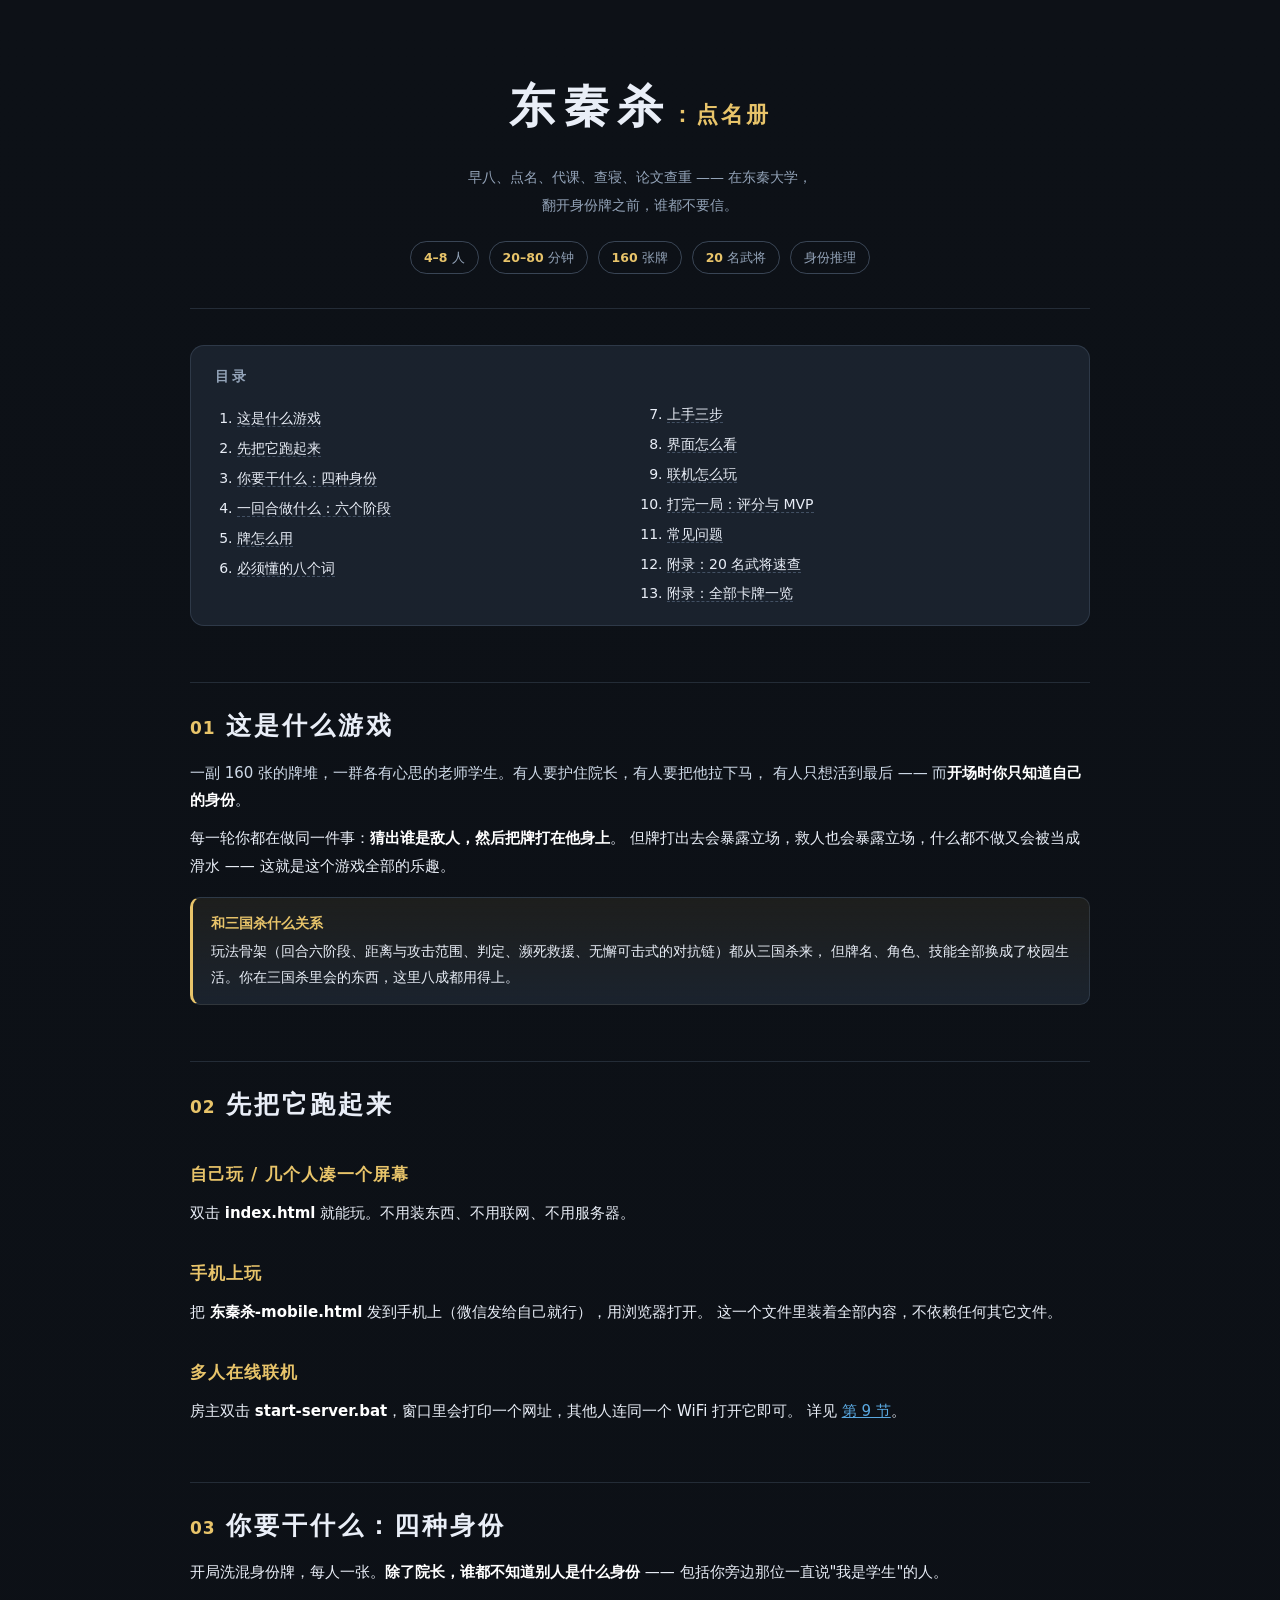
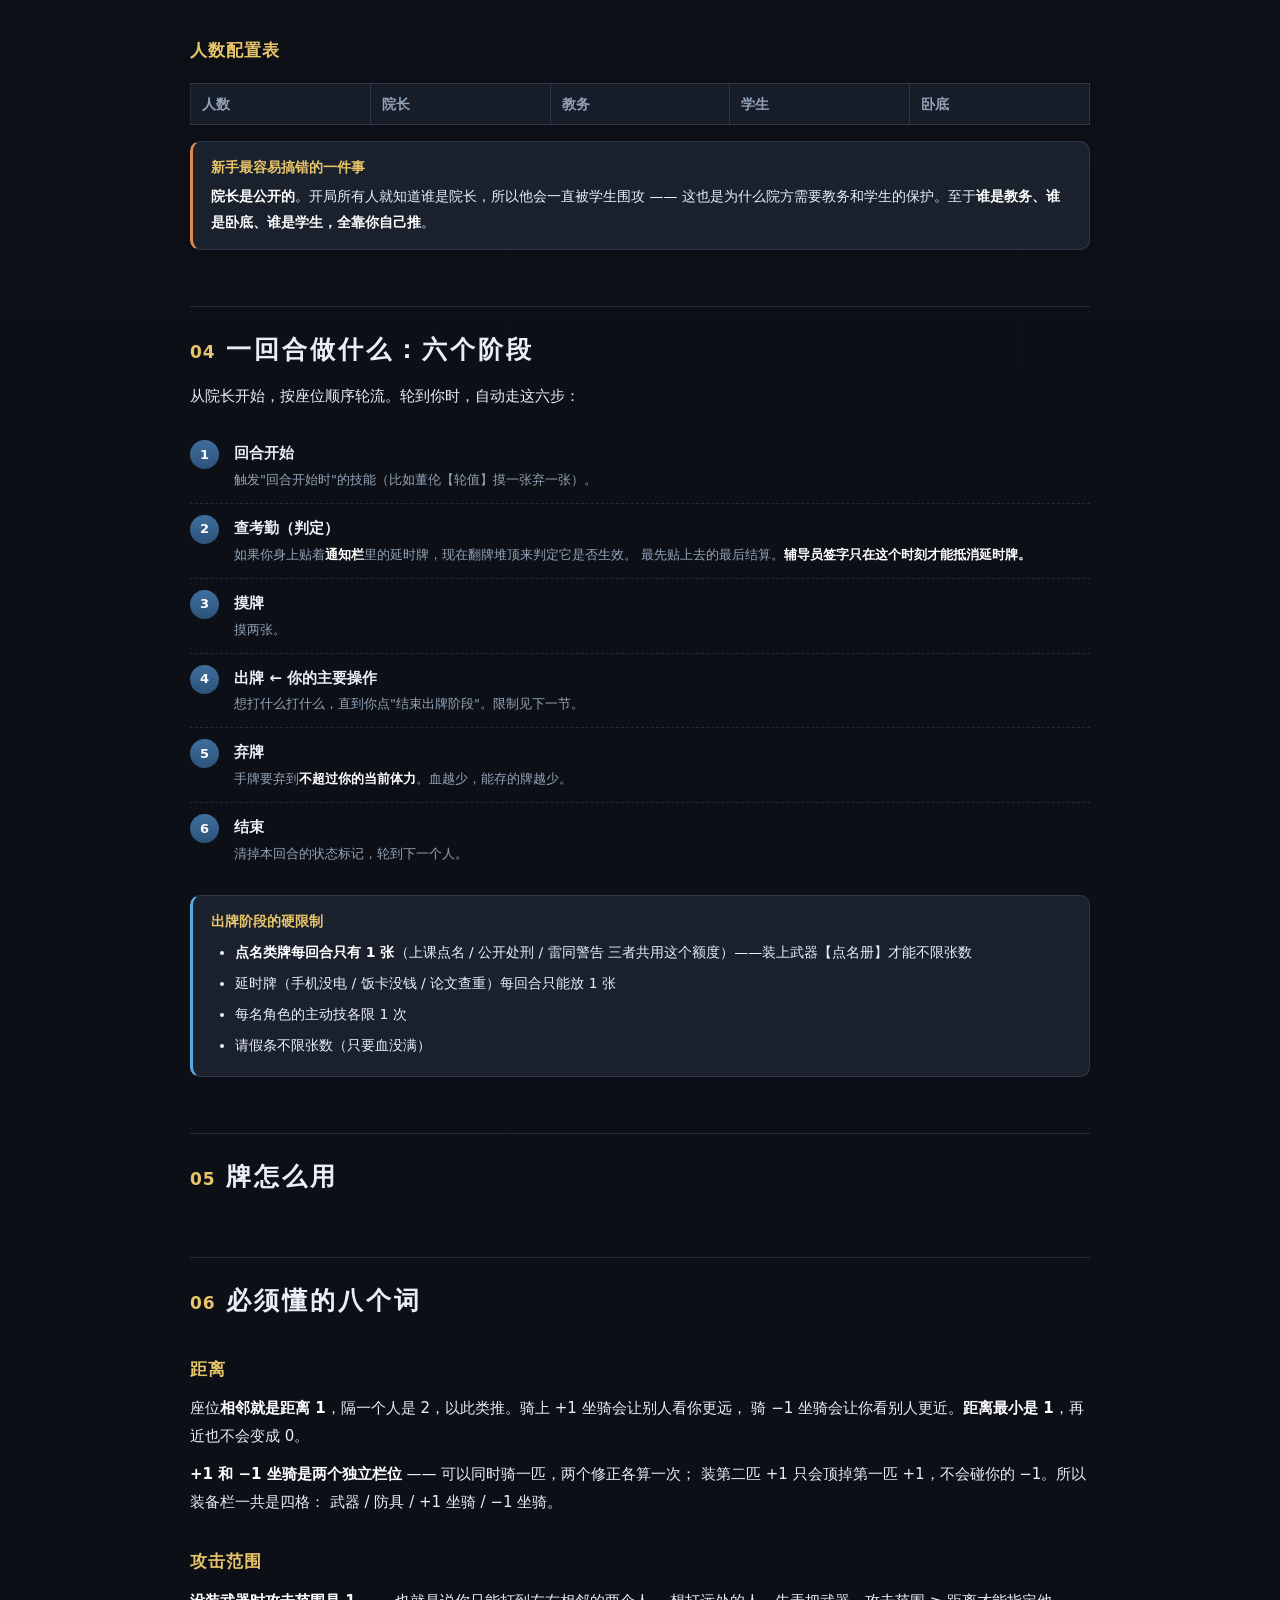
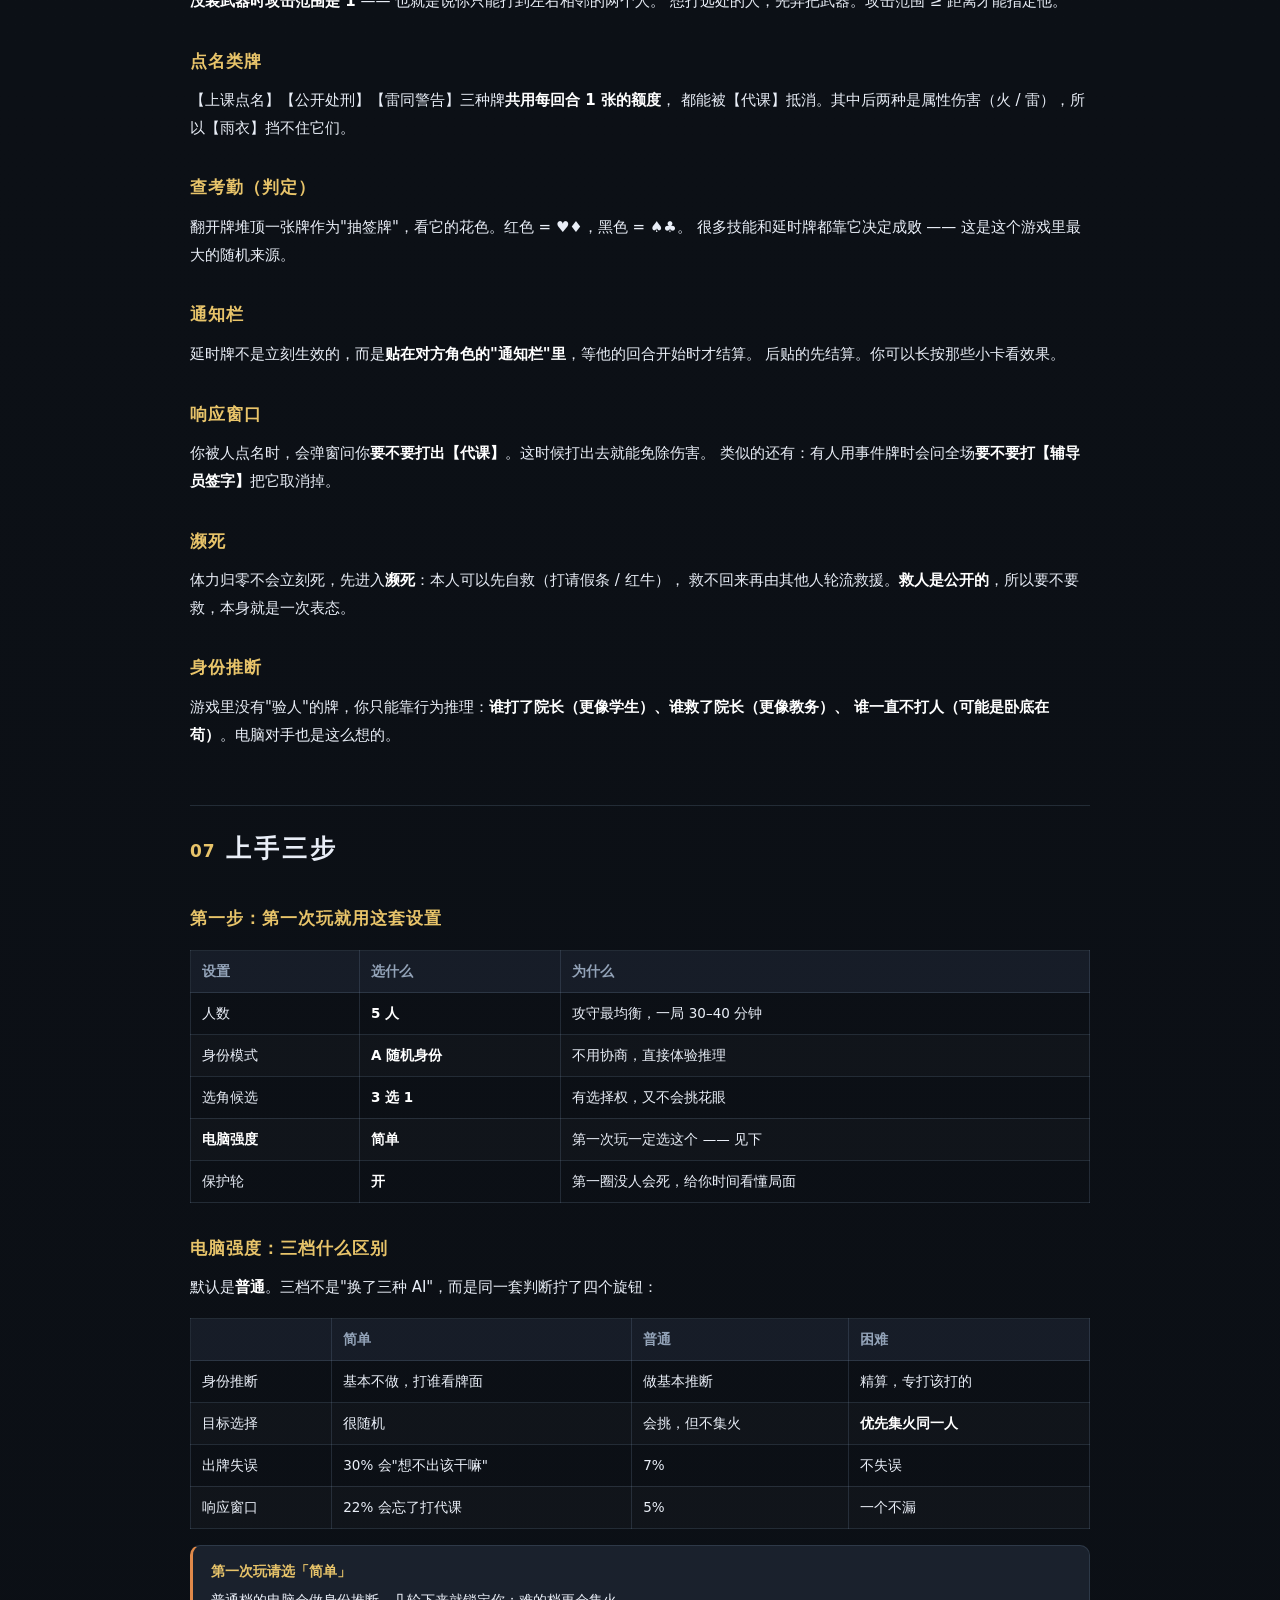
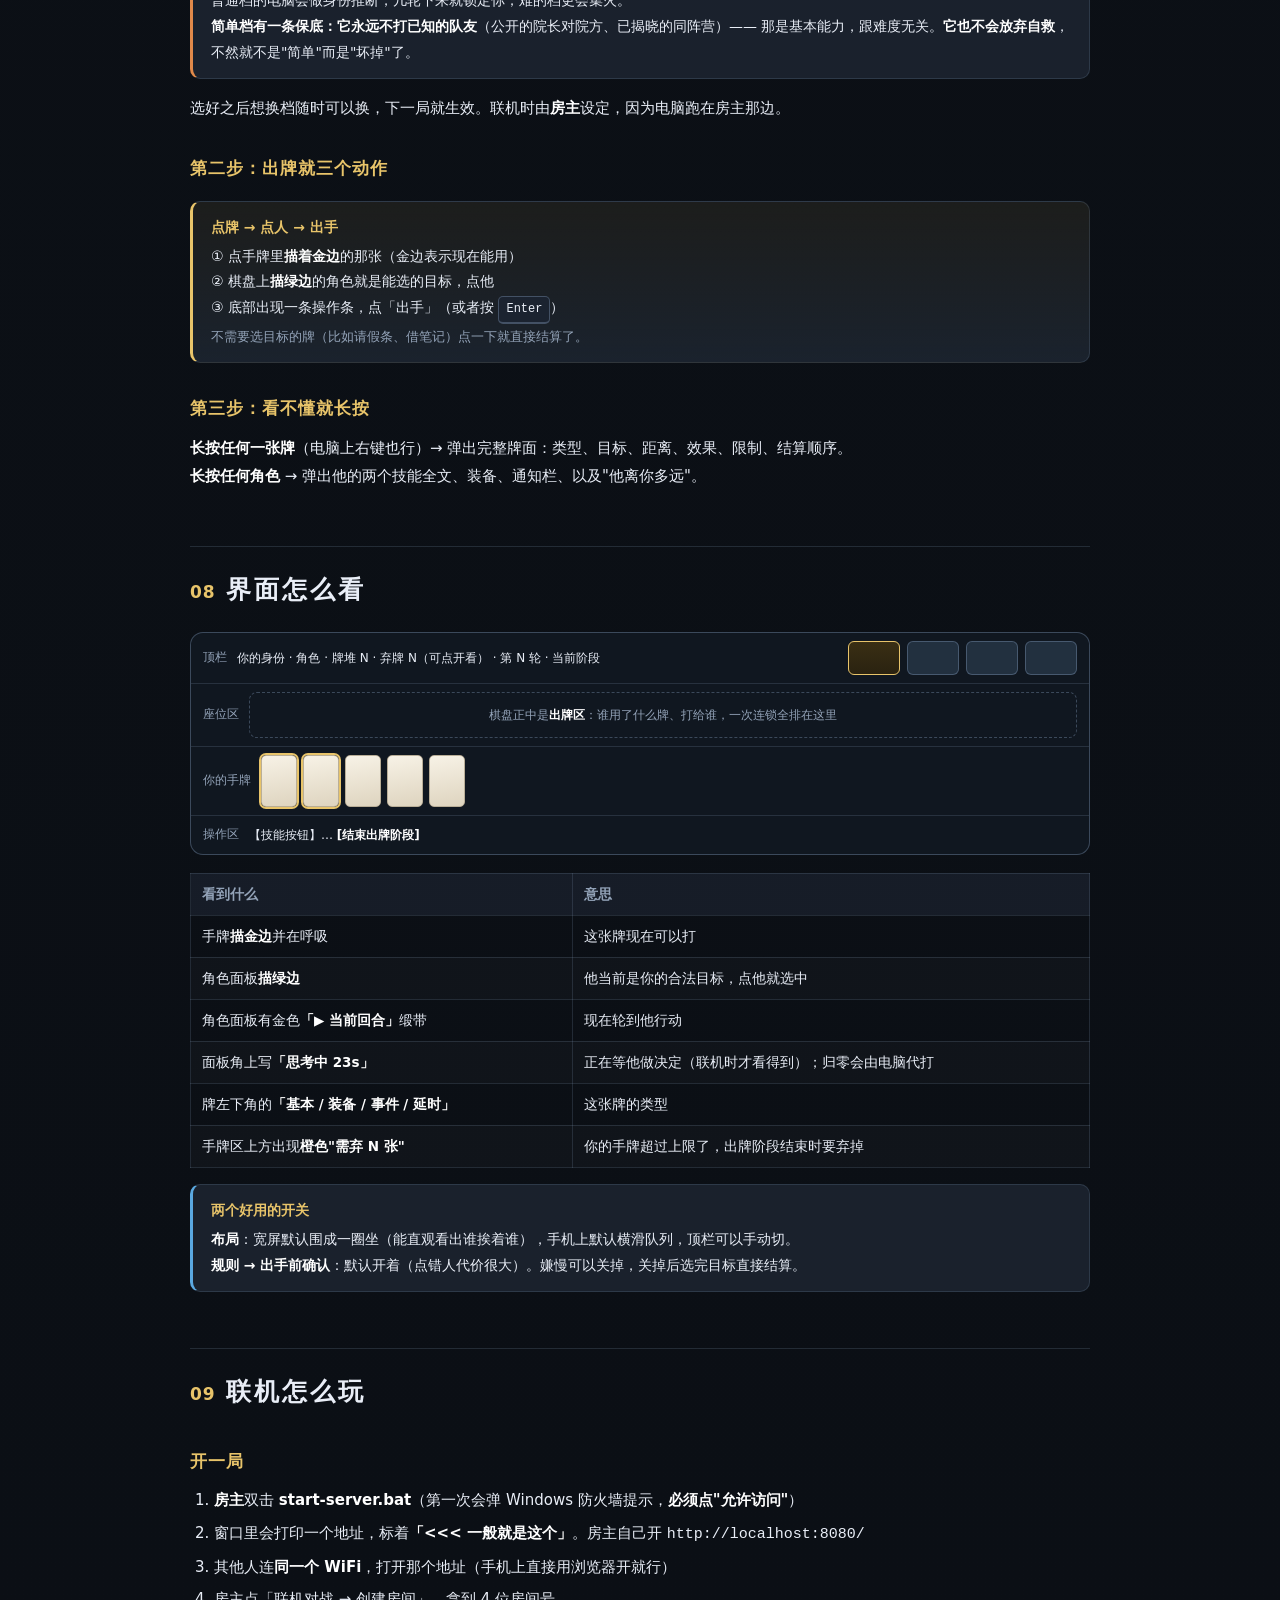
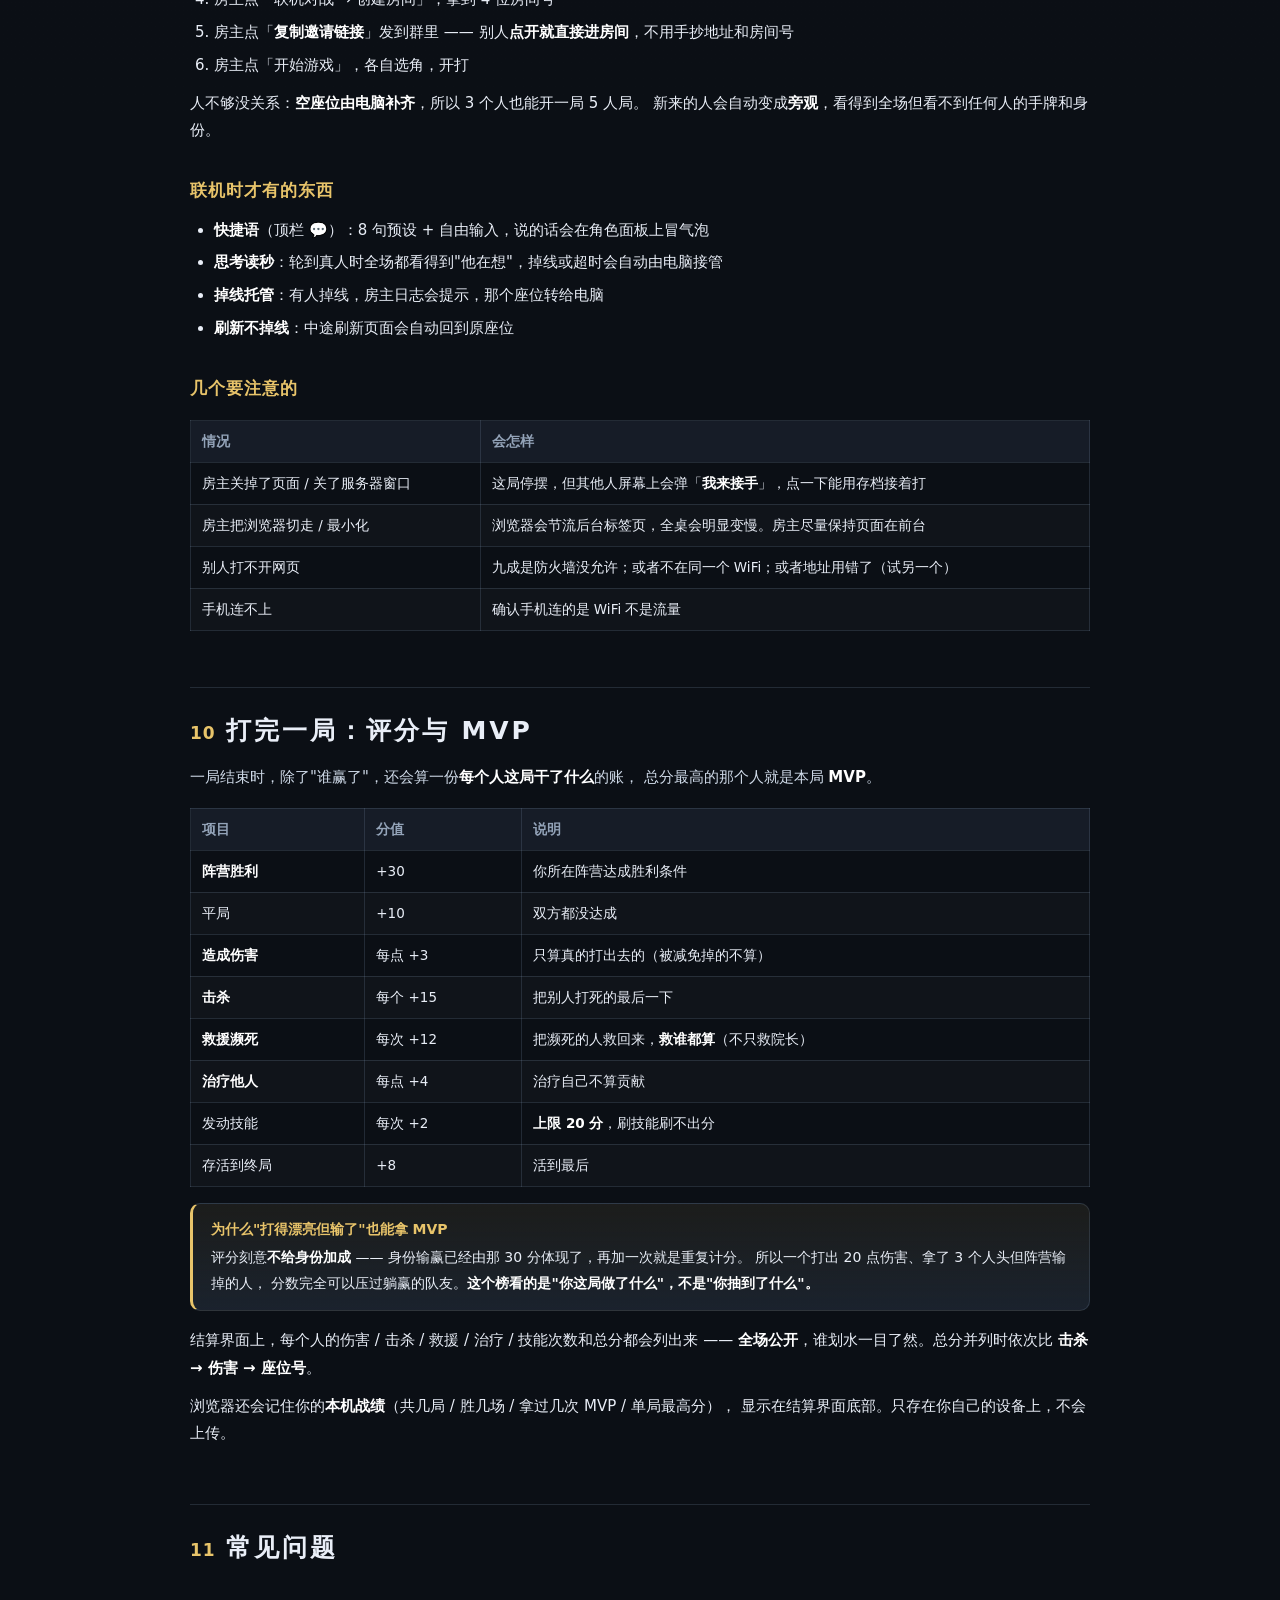
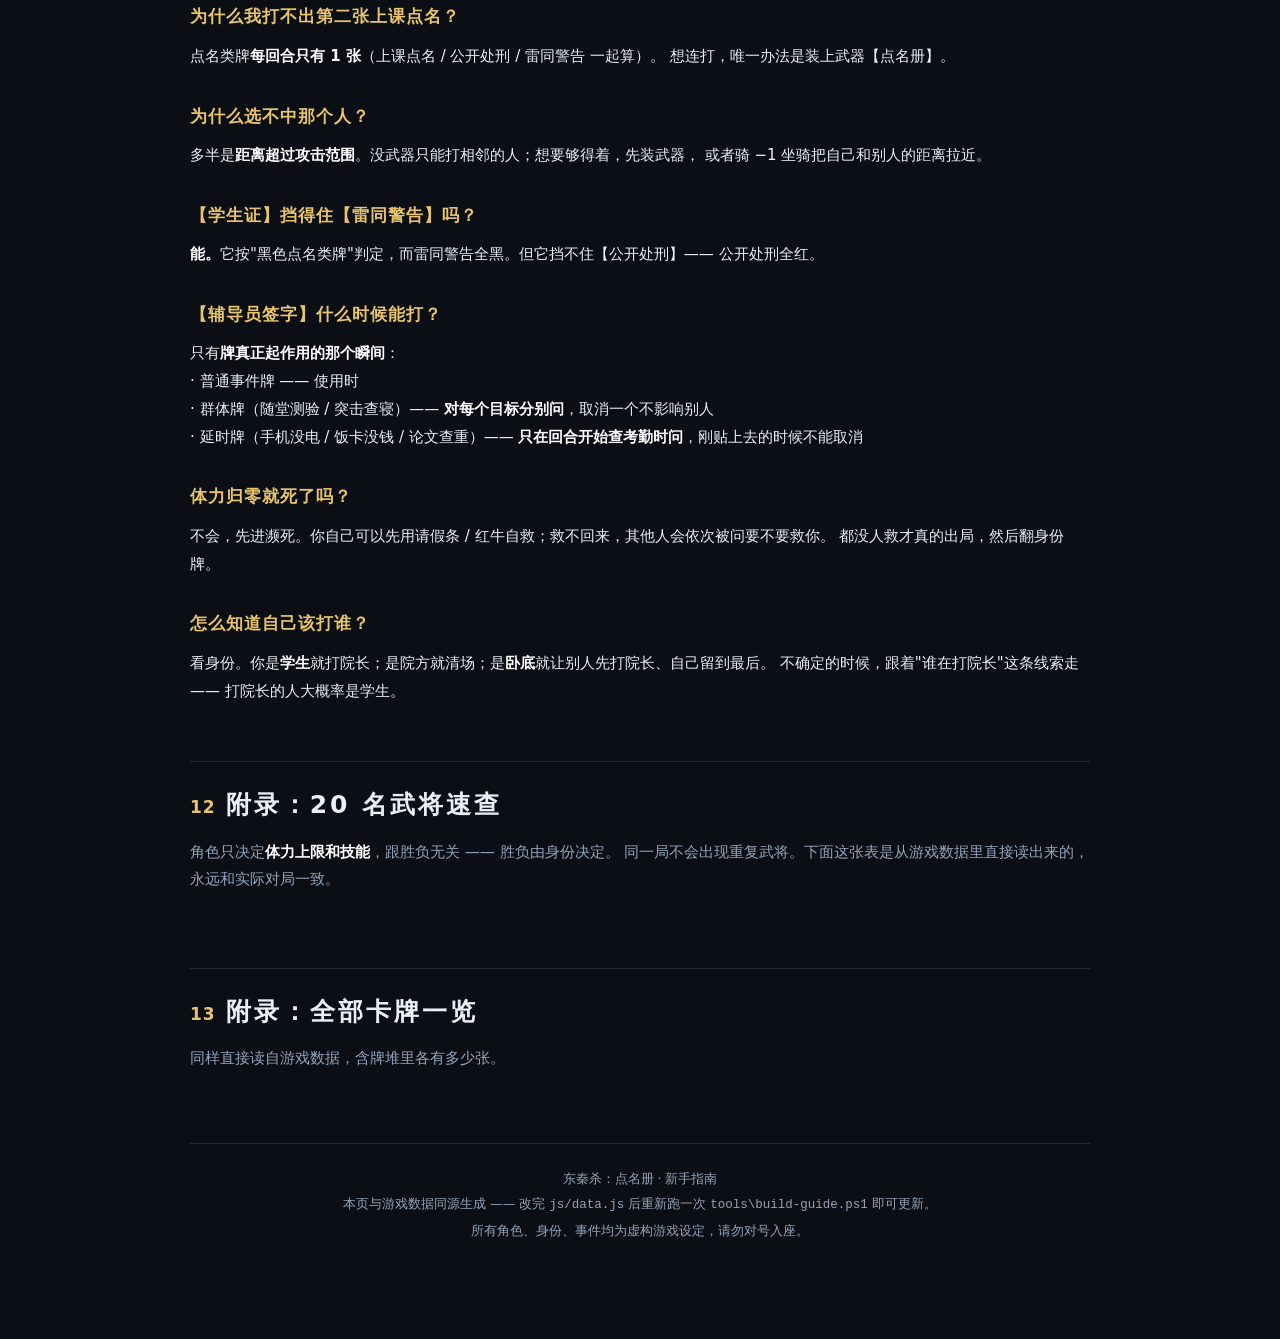
<file: tools/guide.src.html>
<!DOCTYPE html>
<html lang="zh-CN">
<head>
<meta charset="UTF-8">
<meta name="viewport" content="width=device-width, initial-scale=1.0, viewport-fit=cover">
<title>东秦杀：点名册 · 新手指南</title>
<style>
:root{
  --bg:#0d1117; --panel:rgba(30,39,51,.82); --panel2:#26313f;
  --line:rgba(120,140,170,.22); --line2:rgba(140,165,200,.35);
  --text:#e9eef7; --dim:#93a3b8; --gold:#e8c46a;
  --red:#e05a5a; --blue:#5aa8e0; --green:#5ac47e; --purple:#a97ae0; --orange:#e0894a;
}
*{box-sizing:border-box;}
html{scroll-behavior:smooth;}
body{
  margin:0;background:
    radial-gradient(1100px 620px at 50% -12%, #1d2a3a 0%, transparent 60%),
    linear-gradient(180deg,#0d1117,#0b0f15 70%);
  color:var(--text); font-family:"PingFang SC","Microsoft YaHei","Hiragino Sans GB",system-ui,sans-serif;
  font-size:15px; line-height:1.85; -webkit-font-smoothing:antialiased;
}
.wrap{max-width:940px;margin:0 auto;padding:0 20px 100px;}

/* ---- 封面 ---- */
.hero{padding:64px 0 34px;text-align:center;border-bottom:1px solid var(--line);margin-bottom:36px;}
.hero h1{font-size:46px;letter-spacing:8px;margin:0 0 6px;font-weight:900;}
.hero h1 span{font-size:22px;color:var(--gold);letter-spacing:3px;font-weight:600;}
.hero .slogan{color:var(--dim);font-size:14px;margin:14px auto 0;max-width:640px;line-height:2;}
.hero .meta{margin-top:22px;display:flex;gap:10px;justify-content:center;flex-wrap:wrap;}
.chip{font-size:12.5px;padding:4px 13px;border-radius:20px;border:1px solid var(--line2);color:var(--dim);}
.chip b{color:var(--gold);}

/* ---- 目录 ---- */
.toc{background:var(--panel);border:1px solid var(--line);border-radius:14px;padding:18px 24px;margin-bottom:40px;}
.toc h3{margin:0 0 12px;font-size:14px;color:var(--dim);letter-spacing:3px;font-weight:600;}
.toc ol{margin:0;padding-left:22px;columns:2;column-gap:32px;}
.toc li{margin:4px 0;font-size:14px;}
.toc a{color:var(--text);text-decoration:none;border-bottom:1px dashed var(--line2);}
.toc a:hover{color:var(--gold);border-bottom-color:var(--gold);}

h2{font-size:25px;letter-spacing:3px;margin:56px 0 6px;padding-top:20px;border-top:1px solid var(--line);font-weight:800;}
h2 .n{color:var(--gold);font-size:17px;margin-right:10px;letter-spacing:1px;}
h3{font-size:17px;margin:30px 0 10px;color:var(--gold);font-weight:700;letter-spacing:1px;}
h4{font-size:15px;margin:20px 0 8px;color:var(--blue);}
p{margin:10px 0;}
.lead{color:#cfdae8;}
.dim{color:var(--dim);}
small{color:var(--dim);font-size:12.5px;}
b,strong{color:#fff;}
a{color:var(--blue);}

ul,ol{padding-left:24px;margin:10px 0;}
li{margin:5px 0;}

.box{background:var(--panel);border:1px solid var(--line);border-left:3px solid var(--blue);
  border-radius:10px;padding:13px 18px;margin:16px 0;font-size:14px;}
.box.warn{border-left-color:var(--orange);}
.box.key{border-left-color:var(--gold);background:linear-gradient(180deg,rgba(232,196,106,.08),rgba(30,39,51,.82));}
.box.danger{border-left-color:var(--red);}
.box .t{font-weight:700;color:var(--gold);display:block;margin-bottom:3px;}

table{width:100%;border-collapse:collapse;margin:16px 0;font-size:13.5px;}
th,td{border:1px solid var(--line);padding:8px 11px;text-align:left;vertical-align:top;}
th{background:rgba(120,150,190,.1);color:var(--dim);font-weight:600;white-space:nowrap;}
tbody tr:nth-child(even){background:rgba(255,255,255,.02);}

.kbd{display:inline-block;padding:1px 7px;border-radius:5px;font-size:12px;
  background:#1b2330;border:1px solid var(--line2);border-bottom-width:2px;font-family:ui-monospace,Consolas,monospace;}

/* ---- 身份卡 ---- */
.ids{display:grid;grid-template-columns:repeat(auto-fit,minmax(212px,1fr));gap:14px;margin:18px 0;}
.id-card{border-radius:13px;padding:15px 17px;background:linear-gradient(180deg,rgba(40,50,64,.92),rgba(26,33,43,.95));
  border:2px solid var(--line2);}
.id-card.dean{border-color:var(--gold);}
.id-card.staff{border-color:var(--blue);}
.id-card.student{border-color:var(--line2);}
.id-card.mole{border-color:var(--purple);}
.id-card .who{font-size:22px;font-weight:900;letter-spacing:4px;}
.id-card.dean .who{color:var(--gold);} .id-card.staff .who{color:var(--blue);}
.id-card.mole .who{color:var(--purple);}
.id-card .fac{font-size:12px;color:var(--dim);letter-spacing:2px;margin-bottom:9px;}
.id-card .win{font-size:13.5px;color:#fff;}
.id-card .desc{font-size:12.5px;color:var(--dim);margin-top:8px;line-height:1.75;}

/* ---- 阶段 ---- */
.phases{counter-reset:ph;margin:18px 0;}
.phase{display:flex;gap:15px;padding:11px 0;border-bottom:1px dashed var(--line);}
.phase:last-child{border-bottom:none;}
.phase .num{counter-increment:ph;flex:none;width:29px;height:29px;border-radius:50%;
  display:flex;align-items:center;justify-content:center;font-size:13px;font-weight:800;
  background:linear-gradient(180deg,#3f6f9e,#2c5279);color:#fff;}
.phase .num::before{content:counter(ph);}
.phase .b{flex:1;min-width:0;}
.phase .nm{font-weight:700;font-size:15px;}
.phase .d{font-size:13px;color:var(--dim);}

/* ---- 武将 ---- */
.chars{display:grid;grid-template-columns:repeat(auto-fill,minmax(288px,1fr));gap:13px;margin:18px 0;}
.ch{background:linear-gradient(180deg,rgba(40,50,64,.85),rgba(26,33,43,.9));
  border:1px solid var(--line);border-radius:12px;padding:13px 15px;}
.ch .hd{display:flex;align-items:baseline;gap:9px;margin-bottom:2px;}
.ch .nm{font-size:17px;font-weight:800;letter-spacing:1px;}
.ch .hp{font-size:12px;color:var(--red);font-weight:700;margin-left:auto;white-space:nowrap;}
.ch .ti{font-size:12px;color:var(--dim);margin-bottom:9px;}
.ch .sk{font-size:12.8px;line-height:1.7;margin-top:8px;padding-top:8px;border-top:1px dashed var(--line);}
.ch .sk .sn{font-weight:700;color:var(--blue);}
.ch .sk .st{font-size:11px;color:var(--dim);margin-left:7px;}
.ch .sk .sx{color:#cfdae8;}

/* ---- 卡牌 ---- */
.cards{display:grid;grid-template-columns:repeat(auto-fill,minmax(258px,1fr));gap:11px;margin:16px 0;}
.cd{background:rgba(255,255,255,.03);border:1px solid var(--line);border-radius:10px;padding:10px 13px;}
.cd .cn{font-weight:700;font-size:14px;}
.cd .cc{font-size:11.5px;color:var(--gold);margin-left:7px;font-weight:400;}
.cd .cd2{font-size:12.5px;color:#cfdae8;line-height:1.7;margin-top:3px;}
.cd .cp{font-size:11.5px;color:var(--dim);margin-top:4px;}
.cd .tag{display:inline-block;font-size:10.5px;padding:0 7px;border-radius:20px;
  border:1px solid var(--line2);color:var(--dim);margin-left:6px;}

/* ---- 界面示意 ---- */
.mock{border:1px solid var(--line2);border-radius:13px;overflow:hidden;margin:18px 0;font-size:12px;background:#101720;}
.mock .row{padding:8px 12px;border-bottom:1px solid var(--line);display:flex;gap:10px;align-items:center;flex-wrap:wrap;}
.mock .row:last-child{border-bottom:none;}
.mock .lbl{color:var(--dim);font-size:11.5px;}
.seat{margin-left:auto;display:flex;gap:7px;}
.seat i{width:52px;height:34px;border-radius:6px;background:#22303f;border:1px solid var(--line2);display:block;}
.seat i.me{background:linear-gradient(180deg,#3a2f14,#2a2210);border-color:var(--gold);}
.mhand{display:flex;gap:6px;}
.mhand i{width:36px;height:52px;border-radius:5px;background:linear-gradient(170deg,#f7f2e6,#ded4bf);display:block;border:1px solid #b9ae97;}
.mhand i.hi{box-shadow:0 0 0 2px var(--gold);}
.mcenter{flex:1;text-align:center;color:var(--dim);padding:11px 0;border:1px dashed var(--line2);border-radius:8px;}

.foot{margin-top:70px;padding-top:22px;border-top:1px solid var(--line);
  text-align:center;color:var(--dim);font-size:12.5px;line-height:2;}

@media (max-width:680px){
  .hero{padding:38px 0 24px;}
  .hero h1{font-size:31px;letter-spacing:5px;}
  .hero h1 span{font-size:16px;}
  .toc ol{columns:1;}
  h2{font-size:20px;}
  .wrap{padding:0 14px 70px;}
  body{font-size:14px;}
  .chars,.cards,.ids{grid-template-columns:1fr;}
  table{font-size:12.5px;}
  th,td{padding:6px 8px;}
}
</style>
</head>
<body>
<div class="wrap">

<div class="hero">
  <h1>东秦杀<span>：点名册</span></h1>
  <p class="slogan">早八、点名、代课、查寝、论文查重 —— 在东秦大学，<br>翻开身份牌之前，谁都不要信。</p>
  <div class="meta">
    <span class="chip"><b>4–8</b> 人</span>
    <span class="chip"><b>20–80</b> 分钟</span>
    <span class="chip"><b>160</b> 张牌</span>
    <span class="chip"><b>20</b> 名武将</span>
    <span class="chip">身份推理</span>
  </div>
</div>

<div class="toc">
  <h3>目录</h3>
  <ol>
    <li><a href="#what">这是什么游戏</a></li>
    <li><a href="#run">先把它跑起来</a></li>
    <li><a href="#identity">你要干什么：四种身份</a></li>
    <li><a href="#turn">一回合做什么：六个阶段</a></li>
    <li><a href="#cards">牌怎么用</a></li>
    <li><a href="#words">必须懂的八个词</a></li>
    <li><a href="#start">上手三步</a></li>
    <li><a href="#ui">界面怎么看</a></li>
    <li><a href="#online">联机怎么玩</a></li>
    <li><a href="#score">打完一局：评分与 MVP</a></li>
    <li><a href="#faq">常见问题</a></li>
    <li><a href="#chars">附录：20 名武将速查</a></li>
    <li><a href="#cardlist">附录：全部卡牌一览</a></li>
  </ol>
</div>

<!-- ============================================================ -->
<h2 id="what"><span class="n">01</span>这是什么游戏</h2>

<p class="lead">一副 160 张的牌堆，一群各有心思的老师学生。有人要护住院长，有人要把他拉下马，
有人只想活到最后 —— 而<b>开场时你只知道自己的身份</b>。</p>

<p>每一轮你都在做同一件事：<b>猜出谁是敌人，然后把牌打在他身上</b>。
但牌打出去会暴露立场，救人也会暴露立场，什么都不做又会被当成滑水 ——
这就是这个游戏全部的乐趣。</p>

<div class="box key">
  <span class="t">和三国杀什么关系</span>
  玩法骨架（回合六阶段、距离与攻击范围、判定、濒死救援、无懈可击式的对抗链）都从三国杀来，
  但牌名、角色、技能全部换成了校园生活。你在三国杀里会的东西，这里八成都用得上。
</div>

<!-- ============================================================ -->
<h2 id="run"><span id="newline"></span><span class="n">02</span>先把它跑起来</h2>

<h3>自己玩 / 几个人凑一个屏幕</h3>
<p>双击 <b>index.html</b> 就能玩。不用装东西、不用联网、不用服务器。</p>

<h3>手机上玩</h3>
<p>把 <b>东秦杀-mobile.html</b> 发到手机上（微信发给自己就行），用浏览器打开。
这一个文件里装着全部内容，不依赖任何其它文件。</p>

<h3>多人在线联机</h3>
<p>房主双击 <b>start-server.bat</b>，窗口里会打印一个网址，其他人连同一个 WiFi 打开它即可。
详见 <a href="#online">第 9 节</a>。</p>

<!-- ============================================================ -->
<h2 id="identity"><span class="n">03</span>你要干什么：四种身份</h2>

<p>开局洗混身份牌，每人一张。<b>除了院长，谁都不知道别人是什么身份</b> ——
包括你旁边那位一直说"我是学生"的人。</p>

<div class="ids" id="id-grid"></div>

<h3>人数配置表</h3>
<table id="id-config"><thead><tr><th>人数</th><th>院长</th><th>教务</th><th>学生</th><th>卧底</th></tr></thead><tbody></tbody></table>

<div class="box warn">
  <span class="t">新手最容易搞错的一件事</span>
  <b>院长是公开的</b>。开局所有人就知道谁是院长，所以他会一直被学生围攻 ——
  这也是为什么院方需要教务和学生的保护。至于<b>谁是教务、谁是卧底、谁是学生，全靠你自己推</b>。
</div>

<!-- ============================================================ -->
<h2 id="turn"><span class="n">04</span>一回合做什么：六个阶段</h2>

<p>从院长开始，按座位顺序轮流。轮到你时，自动走这六步：</p>

<div class="phases">
  <div class="phase"><div class="num"></div><div class="b">
    <div class="nm">回合开始</div>
    <div class="d">触发"回合开始时"的技能（比如董伦【轮值】摸一张弃一张）。</div></div></div>
  <div class="phase"><div class="num"></div><div class="b">
    <div class="nm">查考勤（判定）</div>
    <div class="d">如果你身上贴着<b>通知栏</b>里的延时牌，现在翻牌堆顶来判定它是否生效。
      最先贴上去的最后结算。<b>辅导员签字只在这个时刻才能抵消延时牌。</b></div></div></div>
  <div class="phase"><div class="num"></div><div class="b">
    <div class="nm">摸牌</div>
    <div class="d">摸两张。</div></div></div>
  <div class="phase"><div class="num"></div><div class="b">
    <div class="nm">出牌 ← 你的主要操作</div>
    <div class="d">想打什么打什么，直到你点"结束出牌阶段"。限制见下一节。</div></div></div>
  <div class="phase"><div class="num"></div><div class="b">
    <div class="nm">弃牌</div>
    <div class="d">手牌要弃到<b>不超过你的当前体力</b>。血越少，能存的牌越少。</div></div></div>
  <div class="phase"><div class="num"></div><div class="b">
    <div class="nm">结束</div>
    <div class="d">清掉本回合的状态标记，轮到下一个人。</div></div></div>
</div>

<div class="box">
  <span class="t">出牌阶段的硬限制</span>
  <ul style="margin:4px 0;">
    <li><b>点名类牌每回合只有 1 张</b>（上课点名 / 公开处刑 / 雷同警告 三者共用这个额度）——装上武器【点名册】才能不限张数</li>
    <li>延时牌（手机没电 / 饭卡没钱 / 论文查重）每回合只能放 1 张</li>
    <li>每名角色的主动技各限 1 次</li>
    <li>请假条不限张数（只要血没满）</li>
  </ul>
</div>

<!-- ============================================================ -->
<h2 id="cards"><span class="n">05</span>牌怎么用</h2>

<div id="card-sections"></div>

<!-- ============================================================ -->
<h2 id="words"><span class="n">06</span>必须懂的八个词</h2>

<h3>距离</h3>
<p>座位<b>相邻就是距离 1</b>，隔一个人是 2，以此类推。骑上 +1 坐骑会让别人看你更远，
骑 −1 坐骑会让你看别人更近。<b>距离最小是 1</b>，再近也不会变成 0。</p>
<p><b>+1 和 −1 坐骑是两个独立栏位</b> —— 可以同时骑一匹，两个修正各算一次；
装第二匹 +1 只会顶掉第一匹 +1，不会碰你的 −1。所以装备栏一共是四格：
武器 / 防具 / +1 坐骑 / −1 坐骑。</p>

<h3>攻击范围</h3>
<p><b>没装武器时攻击范围是 1</b> —— 也就是说你只能打到左右相邻的两个人。
想打远处的人，先弄把武器。攻击范围 ≥ 距离才能指定他。</p>

<h3>点名类牌</h3>
<p>【上课点名】【公开处刑】【雷同警告】三种牌<b>共用每回合 1 张的额度</b>，
都能被【代课】抵消。其中后两种是属性伤害（火 / 雷），所以【雨衣】挡不住它们。</p>

<h3>查考勤（判定）</h3>
<p>翻开牌堆顶一张牌作为"抽签牌"，看它的花色。红色 = ♥♦，黑色 = ♠♣。
很多技能和延时牌都靠它决定成败 —— 这是这个游戏里最大的随机来源。</p>

<h3>通知栏</h3>
<p>延时牌不是立刻生效的，而是<b>贴在对方角色的"通知栏"里</b>，等他的回合开始时才结算。
后贴的先结算。你可以长按那些小卡看效果。</p>

<h3>响应窗口</h3>
<p>你被人点名时，会弹窗问你<b>要不要打出【代课】</b>。这时候打出去就能免除伤害。
类似的还有：有人用事件牌时会问全场<b>要不要打【辅导员签字】</b>把它取消掉。</p>

<h3>濒死</h3>
<p>体力归零不会立刻死，先进入<b>濒死</b>：本人可以先自救（打请假条 / 红牛），
救不回来再由其他人轮流救援。<b>救人是公开的</b>，所以要不要救，本身就是一次表态。</p>

<h3>身份推断</h3>
<p>游戏里没有"验人"的牌，你只能靠行为推理：<b>谁打了院长（更像学生）、谁救了院长（更像教务）、
谁一直不打人（可能是卧底在苟）</b>。电脑对手也是这么想的。</p>

<!-- ============================================================ -->
<h2 id="start"><span class="n">07</span>上手三步</h2>

<h3>第一步：第一次玩就用这套设置</h3>
<table>
  <thead><tr><th>设置</th><th>选什么</th><th>为什么</th></tr></thead>
  <tbody>
    <tr><td>人数</td><td><b>5 人</b></td><td>攻守最均衡，一局 30–40 分钟</td></tr>
    <tr><td>身份模式</td><td><b>A 随机身份</b></td><td>不用协商，直接体验推理</td></tr>
    <tr><td>选角候选</td><td><b>3 选 1</b></td><td>有选择权，又不会挑花眼</td></tr>
    <tr><td><b>电脑强度</b></td><td><b>简单</b></td><td>第一次玩一定选这个 —— 见下</td></tr>
    <tr><td>保护轮</td><td><b>开</b></td><td>第一圈没人会死，给你时间看懂局面</td></tr>
  </tbody>
</table>

<h3>电脑强度：三档什么区别</h3>
<p>默认是<b>普通</b>。三档不是"换了三种 AI"，而是同一套判断拧了四个旋钮：</p>
<table>
  <thead><tr><th></th><th>简单</th><th>普通</th><th>困难</th></tr></thead>
  <tbody>
    <tr><td>身份推断</td><td>基本不做，打谁看牌面</td><td>做基本推断</td><td>精算，专打该打的</td></tr>
    <tr><td>目标选择</td><td>很随机</td><td>会挑，但不集火</td><td><b>优先集火同一人</b></td></tr>
    <tr><td>出牌失误</td><td>30% 会"想不出该干嘛"</td><td>7%</td><td>不失误</td></tr>
    <tr><td>响应窗口</td><td>22% 会忘了打代课</td><td>5%</td><td>一个不漏</td></tr>
  </tbody>
</table>
<div class="box warn">
  <span class="t">第一次玩请选「简单」</span>
  普通档的电脑会做身份推断，几轮下来就锁定你；难的档更会集火。<br>
  <b>简单档有一条保底：它永远不打已知的队友</b>（公开的院长对院方、已揭晓的同阵营）——
  那是基本能力，跟难度无关。<b>它也不会放弃自救</b>，不然就不是"简单"而是"坏掉"了。
</div>
<p>选好之后想换档随时可以换，下一局就生效。联机时由<b>房主</b>设定，因为电脑跑在房主那边。</p>

<h3>第二步：出牌就三个动作</h3>
<div class="box key">
  <span class="t">点牌 → 点人 → 出手</span>
  ① 点手牌里<b>描着金边</b>的那张（金边表示现在能用）<br>
  ② 棋盘上<b>描绿边</b>的角色就是能选的目标，点他<br>
  ③ 底部出现一条操作条，点「出手」（或者按 <span class="kbd">Enter</span>）<br>
  <small>不需要选目标的牌（比如请假条、借笔记）点一下就直接结算了。</small>
</div>

<h3>第三步：看不懂就长按</h3>
<p><b>长按任何一张牌</b>（电脑上右键也行）→ 弹出完整牌面：类型、目标、距离、效果、限制、结算顺序。<br>
<b>长按任何角色</b> → 弹出他的两个技能全文、装备、通知栏、以及"他离你多远"。</p>

<!-- ============================================================ -->
<h2 id="ui"><span class="n">08</span>界面怎么看</h2>

<div class="mock">
  <div class="row">
    <span class="lbl">顶栏</span>
    <span>你的身份 · 角色 · 牌堆 N · 弃牌 N（可点开看） · 第 N 轮 · 当前阶段</span>
    <span class="seat"><i class="me"></i><i></i><i></i><i></i></span>
  </div>
  <div class="row">
    <span class="lbl">座位区</span>
    <div class="mcenter">棋盘正中是<b>出牌区</b>：谁用了什么牌、打给谁，一次连锁全排在这里</div>
  </div>
  <div class="row">
    <span class="lbl">你的手牌</span>
    <div class="mhand"><i class="hi"></i><i class="hi"></i><i></i><i></i><i></i></div>
  </div>
  <div class="row">
    <span class="lbl">操作区</span>
    <span>【技能按钮】… <b>[结束出牌阶段]</b></span>
  </div>
</div>

<table>
  <thead><tr><th>看到什么</th><th>意思</th></tr></thead>
  <tbody>
    <tr><td>手牌<b>描金边</b>并在呼吸</td><td>这张牌现在可以打</td></tr>
    <tr><td>角色面板<b>描绿边</b></td><td>他当前是你的合法目标，点他就选中</td></tr>
    <tr><td>角色面板有金色<b>「▶ 当前回合」</b>缎带</td><td>现在轮到他行动</td></tr>
    <tr><td>面板角上写<b>「思考中 23s」</b></td><td>正在等他做决定（联机时才看得到）；归零会由电脑代打</td></tr>
    <tr><td>牌左下角的<b>「基本 / 装备 / 事件 / 延时」</b></td><td>这张牌的类型</td></tr>
    <tr><td>手牌区上方出现<b>橙色"需弃 N 张"</b></td><td>你的手牌超过上限了，出牌阶段结束时要弃掉</td></tr>
  </tbody>
</table>

<div class="box">
  <span class="t">两个好用的开关</span>
  <b>布局</b>：宽屏默认围成一圈坐（能直观看出谁挨着谁），手机上默认横滑队列，顶栏可以手动切。<br>
  <b>规则 → 出手前确认</b>：默认开着（点错人代价很大）。嫌慢可以关掉，关掉后选完目标直接结算。
</div>

<!-- ============================================================ -->
<h2 id="online"><span class="n">09</span>联机怎么玩</h2>

<h3>开一局</h3>
<ol>
  <li><b>房主</b>双击 <b>start-server.bat</b>（第一次会弹 Windows 防火墙提示，<b>必须点"允许访问"</b>）</li>
  <li>窗口里会打印一个地址，标着<b>「&lt;&lt;&lt; 一般就是这个」</b>。房主自己开 <code>http://localhost:8080/</code></li>
  <li>其他人连<b>同一个 WiFi</b>，打开那个地址（手机上直接用浏览器开就行）</li>
  <li>房主点「联机对战 → 创建房间」，拿到 4 位房间号</li>
  <li>房主点「<b>复制邀请链接</b>」发到群里 —— 别人<b>点开就直接进房间</b>，不用手抄地址和房间号</li>
  <li>房主点「开始游戏」，各自选角，开打</li>
</ol>

<p>人不够没关系：<b>空座位由电脑补齐</b>，所以 3 个人也能开一局 5 人局。
新来的人会自动变成<b>旁观</b>，看得到全场但看不到任何人的手牌和身份。</p>

<h3>联机时才有的东西</h3>
<ul>
  <li><b>快捷语</b>（顶栏 💬）：8 句预设 + 自由输入，说的话会在角色面板上冒气泡</li>
  <li><b>思考读秒</b>：轮到真人时全场都看得到"他在想"，掉线或超时会自动由电脑接管</li>
  <li><b>掉线托管</b>：有人掉线，房主日志会提示，那个座位转给电脑</li>
  <li><b>刷新不掉线</b>：中途刷新页面会自动回到原座位</li>
</ul>

<h3>几个要注意的</h3>
<table>
  <thead><tr><th>情况</th><th>会怎样</th></tr></thead>
  <tbody>
    <tr><td>房主关掉了页面 / 关了服务器窗口</td><td>这局停摆，但其他人屏幕上会弹「<b>我来接手</b>」，点一下能用存档接着打</td></tr>
    <tr><td>房主把浏览器切走 / 最小化</td><td>浏览器会节流后台标签页，全桌会明显变慢。房主尽量保持页面在前台</td></tr>
    <tr><td>别人打不开网页</td><td>九成是防火墙没允许；或者不在同一个 WiFi；或者地址用错了（试另一个）</td></tr>
    <tr><td>手机连不上</td><td>确认手机连的是 WiFi 不是流量</td></tr>
  </tbody>
</table>

<!-- ============================================================ -->
<h2 id="score"><span class="n">10</span>打完一局：评分与 MVP</h2>

<p class="lead">一局结束时，除了"谁赢了"，还会算一份<b>每个人这局干了什么</b>的账，
总分最高的那个人就是本局 <b>MVP</b>。</p>

<table>
  <thead><tr><th>项目</th><th>分值</th><th>说明</th></tr></thead>
  <tbody>
    <tr><td><b>阵营胜利</b></td><td>+30</td><td>你所在阵营达成胜利条件</td></tr>
    <tr><td>平局</td><td>+10</td><td>双方都没达成</td></tr>
    <tr><td><b>造成伤害</b></td><td>每点 +3</td><td>只算真的打出去的（被减免掉的不算）</td></tr>
    <tr><td><b>击杀</b></td><td>每个 +15</td><td>把别人打死的最后一下</td></tr>
    <tr><td><b>救援濒死</b></td><td>每次 +12</td><td>把濒死的人救回来，<b>救谁都算</b>（不只救院长）</td></tr>
    <tr><td><b>治疗他人</b></td><td>每点 +4</td><td>治疗自己不算贡献</td></tr>
    <tr><td>发动技能</td><td>每次 +2</td><td><b>上限 20 分</b>，刷技能刷不出分</td></tr>
    <tr><td>存活到终局</td><td>+8</td><td>活到最后</td></tr>
  </tbody>
</table>

<div class="box key">
  <span class="t">为什么"打得漂亮但输了"也能拿 MVP</span>
  评分刻意<b>不给身份加成</b> —— 身份输赢已经由那 30 分体现了，再加一次就是重复计分。
  所以一个打出 20 点伤害、拿了 3 个人头但阵营输掉的人，
  分数完全可以压过躺赢的队友。<b>这个榜看的是"你这局做了什么"，不是"你抽到了什么"。</b>
</div>

<p>结算界面上，每个人的伤害 / 击杀 / 救援 / 治疗 / 技能次数和总分都会列出来 ——
<b>全场公开</b>，谁划水一目了然。总分并列时依次比 <b>击杀 → 伤害 → 座位号</b>。</p>

<p>浏览器还会记住你的<b>本机战绩</b>（共几局 / 胜几场 / 拿过几次 MVP / 单局最高分），
显示在结算界面底部。只存在你自己的设备上，不会上传。</p>

<!-- ============================================================ -->
<h2 id="faq"><span class="n">11</span>常见问题</h2>

<h3>为什么我打不出第二张上课点名？</h3>
<p>点名类牌<b>每回合只有 1 张</b>（上课点名 / 公开处刑 / 雷同警告 一起算）。
想连打，唯一办法是装上武器【点名册】。</p>

<h3>为什么选不中那个人？</h3>
<p>多半是<b>距离超过攻击范围</b>。没武器只能打相邻的人；想要够得着，先装武器，
或者骑 −1 坐骑把自己和别人的距离拉近。</p>

<h3>【学生证】挡得住【雷同警告】吗？</h3>
<p><b>能。</b>它按"黑色点名类牌"判定，而雷同警告全黑。但它挡不住【公开处刑】——
公开处刑全红。</p>

<h3>【辅导员签字】什么时候能打？</h3>
<p>只有<b>牌真正起作用的那个瞬间</b>：<br>
· 普通事件牌 —— 使用时<br>
· 群体牌（随堂测验 / 突击查寝）—— <b>对每个目标分别问</b>，取消一个不影响别人<br>
· 延时牌（手机没电 / 饭卡没钱 / 论文查重）—— <b>只在回合开始查考勤时问</b>，刚贴上去的时候不能取消</p>

<h3>体力归零就死了吗？</h3>
<p>不会，先进濒死。你自己可以先用请假条 / 红牛自救；救不回来，其他人会依次被问要不要救你。
都没人救才真的出局，然后翻身份牌。</p>

<h3>怎么知道自己该打谁？</h3>
<p style="margin-bottom:0">看身份。你是<b>学生</b>就打院长；是院方就清场；是<b>卧底</b>就让别人先打院长、自己留到最后。
不确定的时候，跟着"谁在打院长"这条线索走 —— 打院长的人大概率是学生。</p>

<!-- ============================================================ -->
<h2 id="chars"><span class="n">12</span>附录：20 名武将速查</h2>
<p class="dim">角色只决定<b>体力上限和技能</b>，跟胜负无关 —— 胜负由身份决定。
同一局不会出现重复武将。下面这张表是从游戏数据里直接读出来的，永远和实际对局一致。</p>
<div class="chars" id="char-grid"></div>

<!-- ============================================================ -->
<h2 id="cardlist"><span class="n">13</span>附录：全部卡牌一览</h2>
<p class="dim">同样直接读自游戏数据，含牌堆里各有多少张。</p>
<div id="card-list"></div>

<div class="foot">
  东秦杀：点名册 · 新手指南<br>
  本页与游戏数据同源生成 —— 改完 <code>js/data.js</code> 后重新跑一次 <code>tools\build-guide.ps1</code> 即可更新。<br>
  <small>所有角色、身份、事件均为虚构游戏设定，请勿对号入座。</small>
</div>

</div>

<!-- 游戏数据（内联，用来生成上面的表格） -->
<!--INLINE-DATA-->

<script>
(function(){
  'use strict';
  const D = window.GameData;
  if (!D){ return; }
  const esc = s => String(s == null ? '' : s)
    .replace(/&/g,'&amp;').replace(/</g,'&lt;').replace(/>/g,'&gt;');

  /* ---- 身份 ---- */
  const ORDER = ['dean','staff','student','mole'];
  document.getElementById('id-grid').innerHTML = ORDER.map(k => {
    const id = D.IDENTITIES[k];
    return '<div class="id-card ' + esc(id.cls) + '">' +
      '<div class="who">' + esc(id.name) + '</div>' +
      '<div class="fac">阵营：' + esc(id.faction) + '</div>' +
      '<div class="win">' + esc(id.win) + '</div>' +
      '<div class="desc">' + esc(id.desc) + '</div></div>';
  }).join('');

  /* ---- 人数配置 ---- */
  const cfgBody = document.querySelector('#id-config tbody');
  cfgBody.innerHTML = Object.keys(D.IDENTITY_CONFIG).map(n => {
    const c = D.IDENTITY_CONFIG[n];
    return '<tr><td><b>' + n + ' 人</b></td><td>' + c.dean + '</td><td>' + c.staff +
           '</td><td>' + c.student + '</td><td>' + c.mole + '</td></tr>';
  }).join('');

  /* ---- 每个牌名在牌堆里有几张 ---- */
  const countOf = {};
  (D.DECK_SPEC || []).forEach(spec => {
    let n = 0;
    Object.keys(spec.cards).forEach(s => { n += spec.cards[s].length; });
    countOf[spec.name] = n;
  });

  /* ---- 卡牌分组 ---- */
  const GROUPS = [
    { key:'basic',   title:'基本牌',     desc:'最常见的一类。点名打人、代课挡刀、请假条回血。' },
    { key:'event',   title:'事件牌',     desc:'用一次就生效。扰乱、过牌、群体伤害，以及能取消一切的那张。' },
    { key:'delayed', title:'延时事件牌', desc:'不立刻生效，而是贴进对方的「通知栏」，等他的回合开始查考勤才结算。每回合只能放 1 张。' },
    { key:'equip',   title:'装备牌',     desc:'装上后持续生效。装备栏一共四格：武器 / 防具 / +1 坐骑 / −1 坐骑 —— 两种坐骑可以同时骑。' }
  ];
  const SLOT = D.SLOT_NAME || { weapon:'武器', armor:'防具', mountUp:'+1 坐骑', mountDown:'-1 坐骑' };

  function cardEl(name){
    const m = D.CARDS[name];
    const det = D.CARD_DETAIL && D.CARD_DETAIL[name];
    const n = countOf[name];
    let html = '<div class="cd"><div class="cn">' + esc(name) +
      (n ? '<span class="cc">' + n + ' 张</span>' : '') +
      (m.slot ? '<span class="tag">' + SLOT[m.slot] + '</span>' : '') +
      (m.range ? '<span class="tag">范围 ' + m.range + '</span>' : '') +
      (m.mount ? '<span class="tag">' + esc(m.mount) + ' 坐骑</span>' : '') +
      '</div>';
    html += '<div class="cd2">' + esc(m.desc || '') + '</div>';
    if (det && det.limit) html += '<div class="cp">限制：' + esc(det.limit) + '</div>';
    html += '</div>';
    return html;
  }

  document.getElementById('card-sections').innerHTML = GROUPS.map(g => {
    let names = Object.keys(D.CARDS).filter(n => D.CARDS[n].type === g.key);
    if (g.key === 'equip'){
      // 按栏位顺序排（武器 → 防具 → +1 坐骑 → -1 坐骑），顺序取自 D.EQUIP_SLOTS，
      // 以后加栏位不用改这里
      const order = {};
      (D.EQUIP_SLOTS || []).forEach((s, i) => { order[s] = i; });
      names = names.slice().sort((a,b) =>
        ((order[D.CARDS[a].slot] || 0) - (order[D.CARDS[b].slot] || 0)) || a.localeCompare(b));
    }
    return '<h3 id="g-' + g.key + '">' + g.title + '</h3><p class="dim">' + g.desc + '</p>' +
           '<div class="cards">' + names.map(cardEl).join('') + '</div>';
  }).join('');

  /* ---- 武将 ---- */
  document.getElementById('char-grid').innerHTML = D.CHARACTERS.map(c => {
    return '<div class="ch">' +
      '<div class="hd"><span class="nm">' + esc(c.name) + '</span>' +
        '<span class="hp">体力 ' + c.hp + '</span></div>' +
      '<div class="ti">' + esc(c.title) + '</div>' +
      c.skills.map(s => '<div class="sk"><span class="sn">【' + esc(s.name) + '】</span>' +
        '<span class="st">' + esc(s.type) + '</span>' +
        '<div class="sx">' + esc(s.text) + '</div></div>').join('') +
      '</div>';
  }).join('');

  /* ---- 完整卡牌一览（按类型分组、带长说明） ---- */
  document.getElementById('card-list').innerHTML = GROUPS.map(g => {
    let names = Object.keys(D.CARDS).filter(n => D.CARDS[n].type === g.key);
    if (!names.length) return '';
    return '<h4>' + g.title + '</h4><table><thead><tr><th>牌名</th><th>张数</th><th>效果</th><th>限制</th></tr></thead><tbody>' +
      names.map(n => {
        const m = D.CARDS[n], det = D.CARD_DETAIL && D.CARD_DETAIL[n];
        return '<tr><td><b>' + esc(n) + '</b></td><td>' + (countOf[n] || '—') + '</td>' +
               '<td>' + esc((det && det.effect) || m.desc || '') + '</td>' +
               '<td><small>' + esc((det && det.limit) || '') + '</small></td></tr>';
      }).join('') +
      '</tbody></table>';
  }).join('');
})();
</script>
</body>
</html>
</file>
